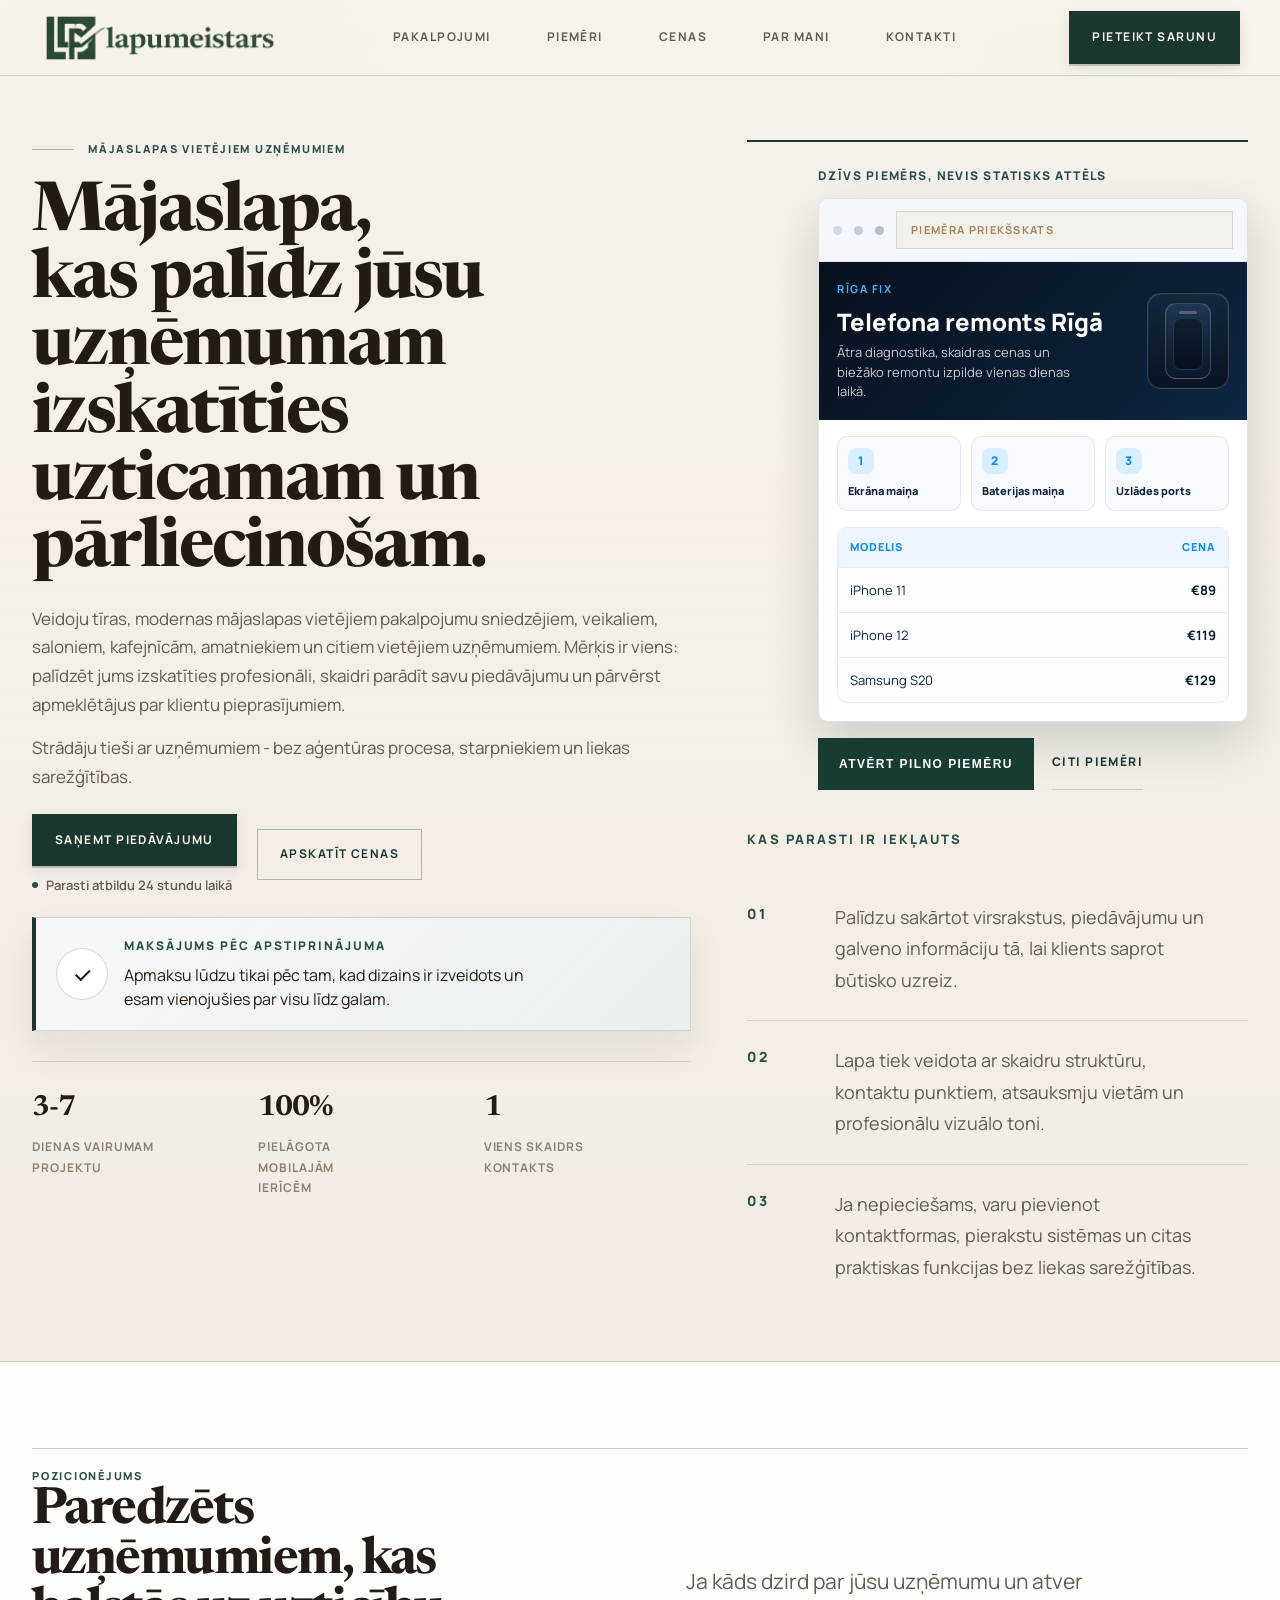
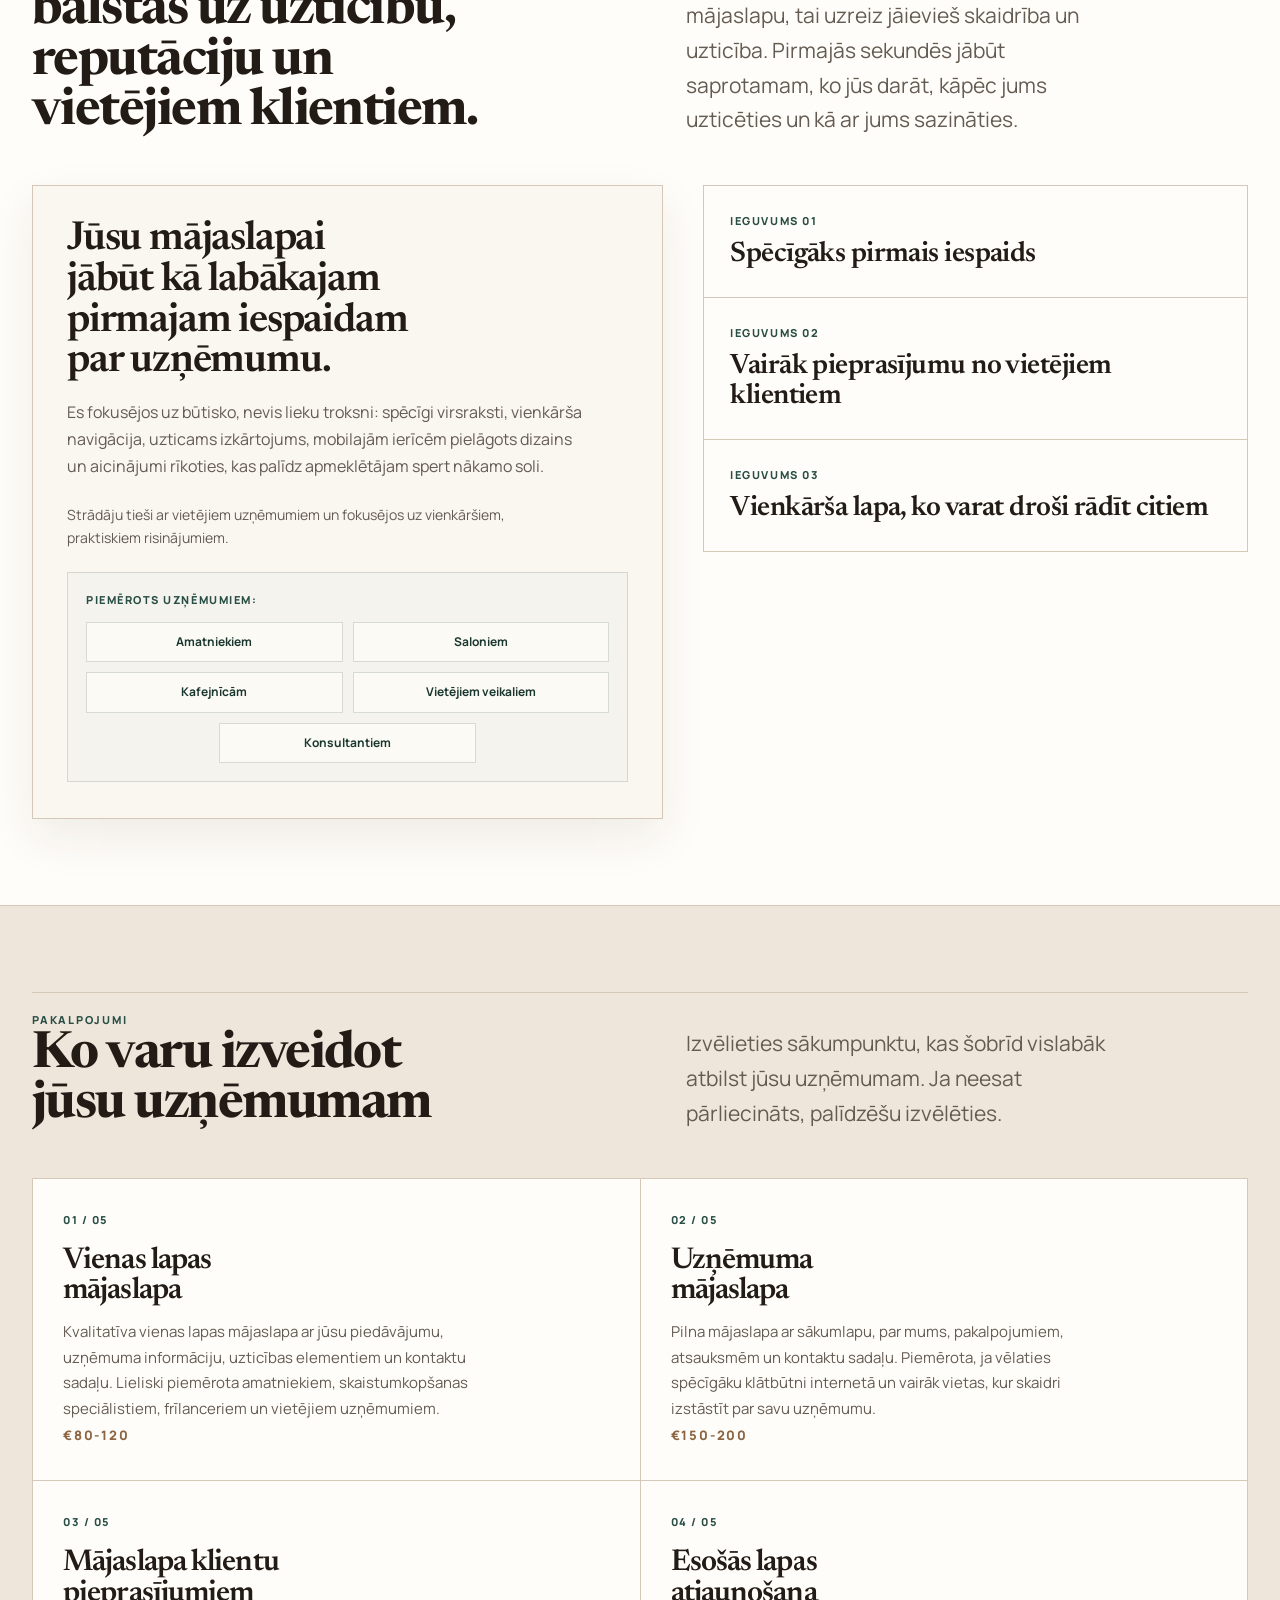
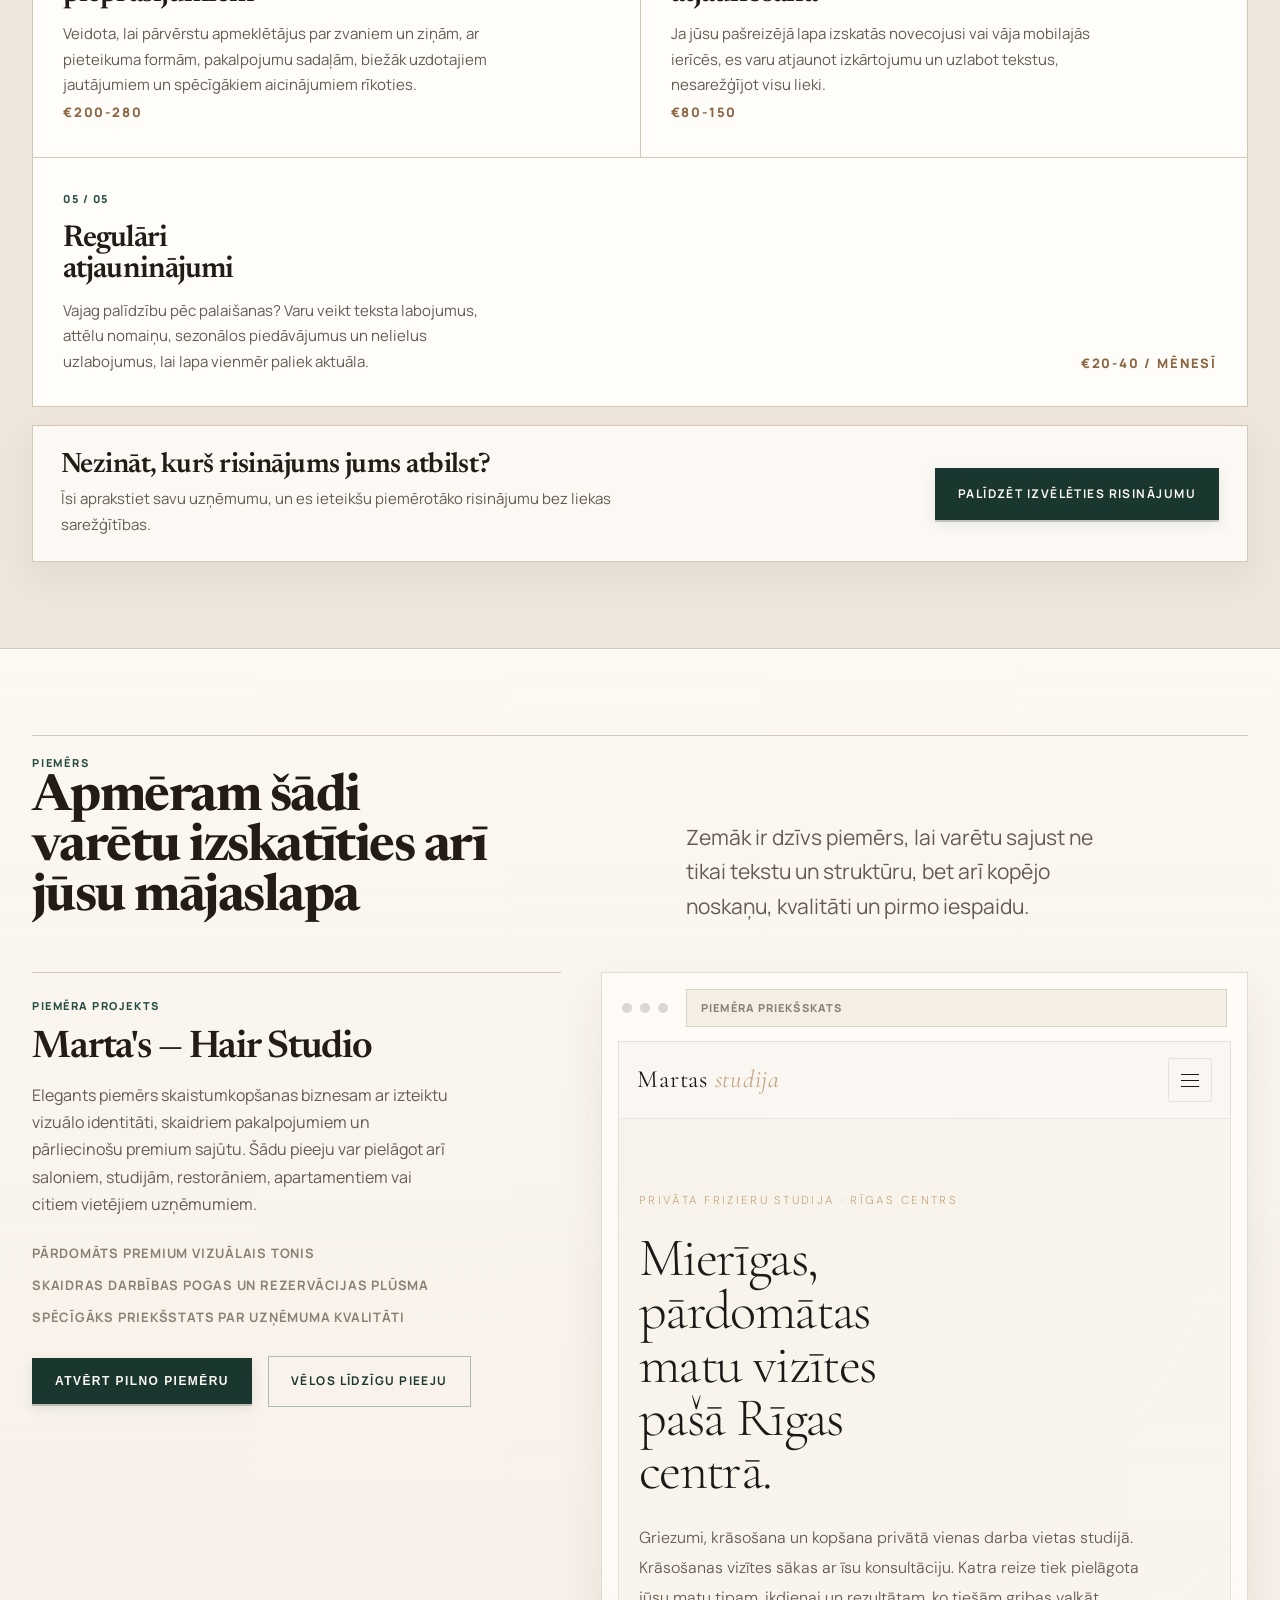
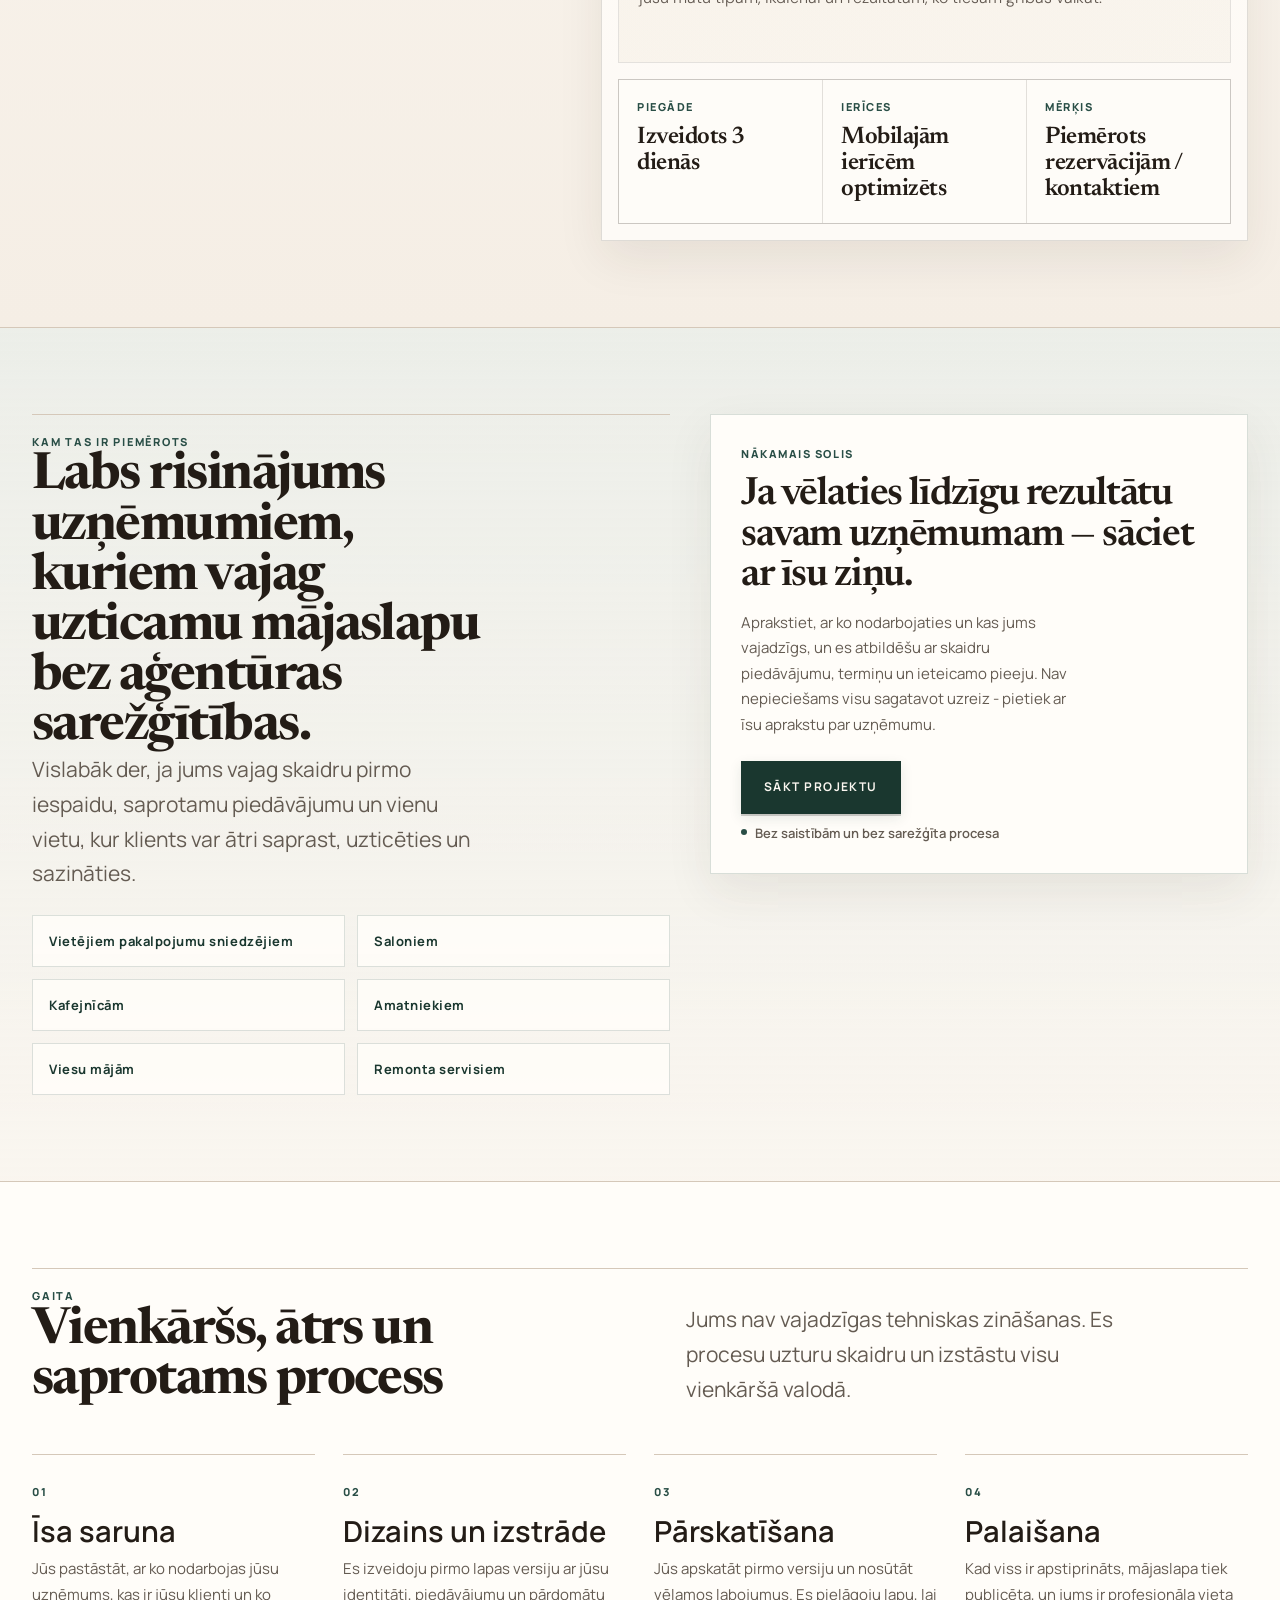
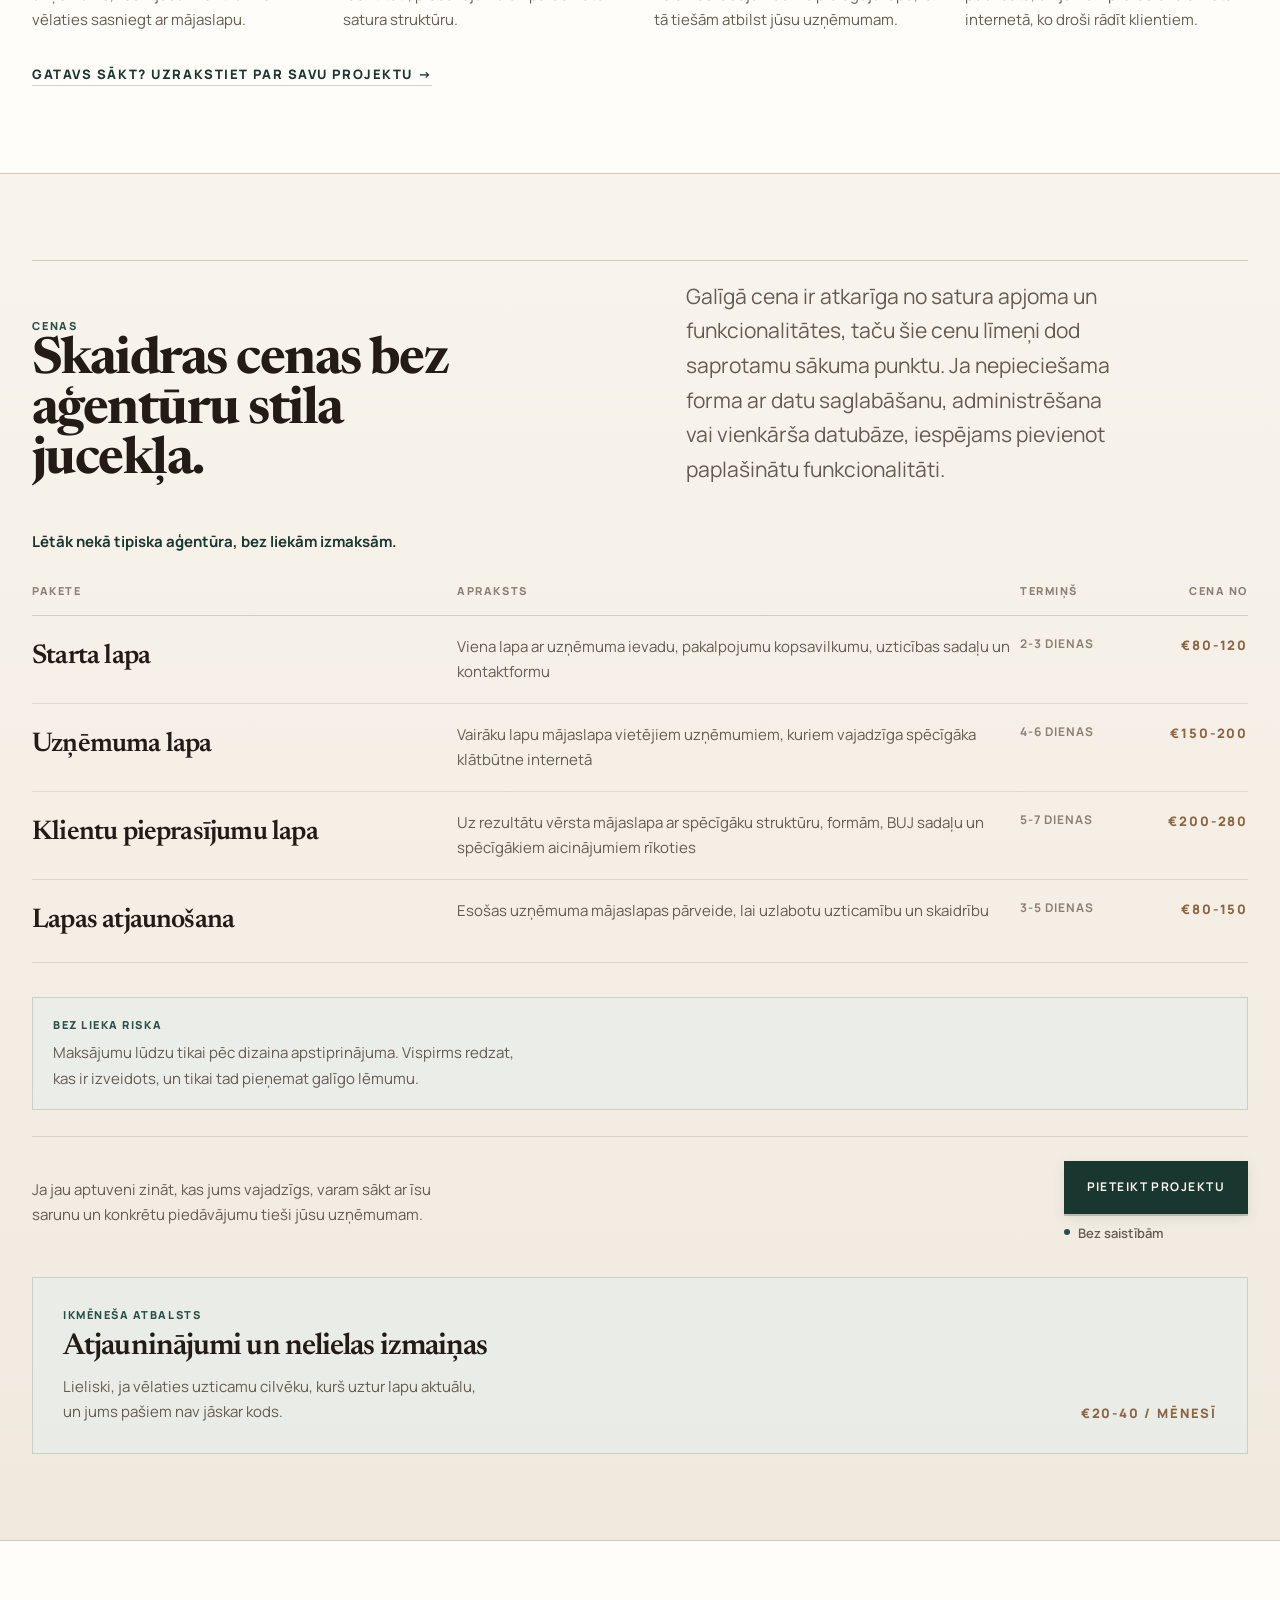
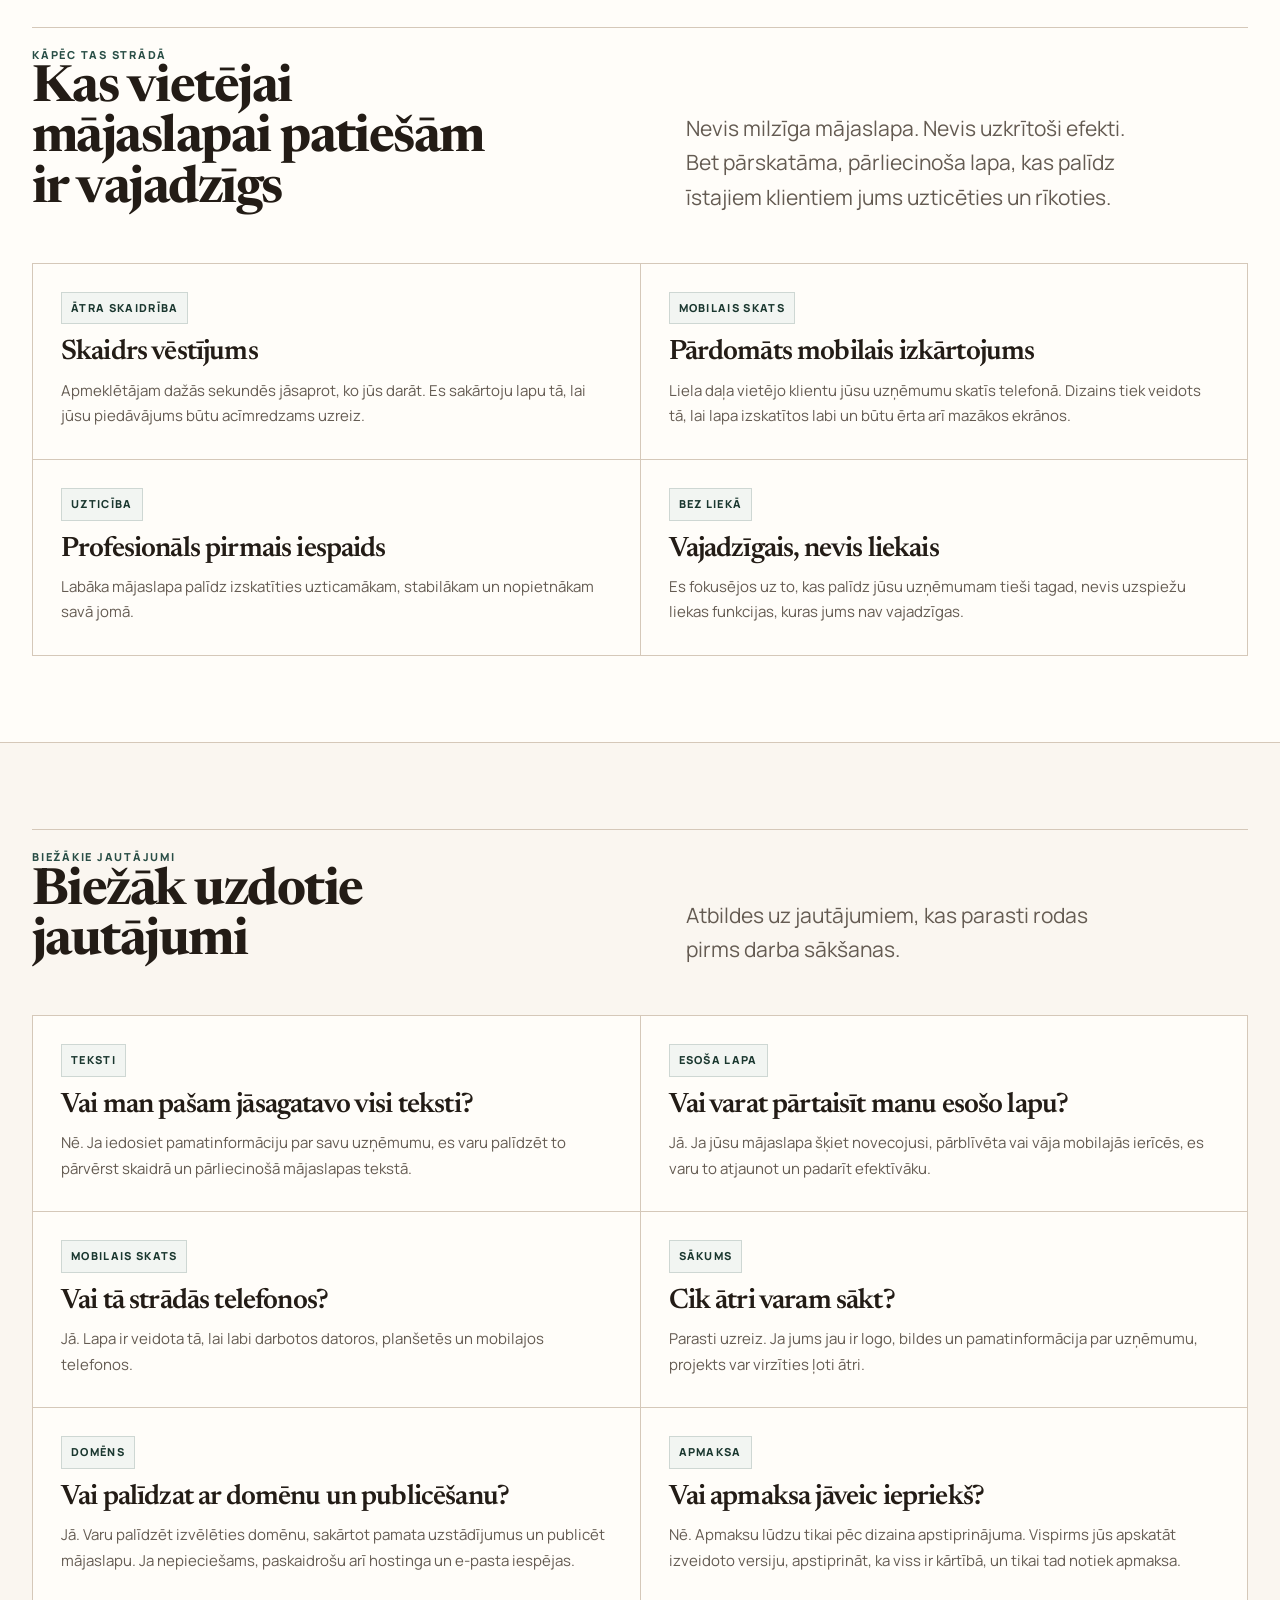
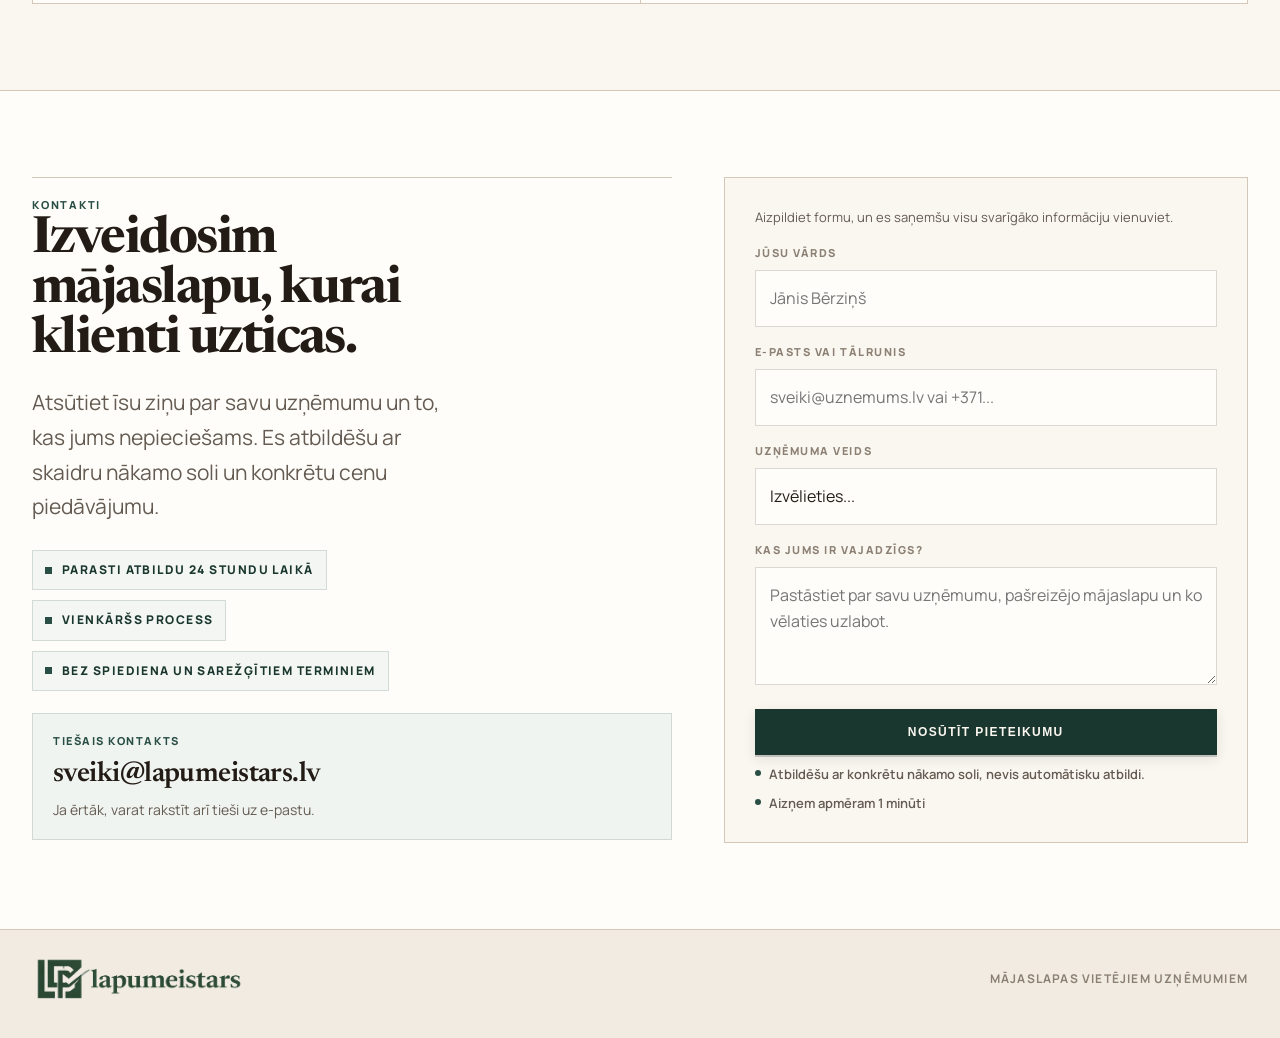
<file: index.html>
<!DOCTYPE html>
<html lang="lv">
<head>
  <meta charset="UTF-8" />
  <meta name="viewport" content="width=device-width, initial-scale=1.0" />
  <title>Lapumeistars | Mājaslapas vietējiem uzņēmumiem</title>
  <meta
    name="description"
    content="Mājaslapas vietējiem uzņēmumiem. Uzticams dizains, skaidra struktūra un saprotamas cenas, lai jūsu bizness izskatītos profesionāli un iegūtu vairāk klientu."
  />
  <meta property="og:type" content="website" />
  <meta property="og:locale" content="lv_LV" />
  <meta property="og:title" content="Lapumeistars | Mājaslapas vietējiem uzņēmumiem" />
  <meta
    property="og:description"
    content="Mājaslapas vietējiem uzņēmumiem. Uzticams dizains, skaidra struktūra un saprotamas cenas, lai jūsu bizness izskatītos profesionāli un iegūtu vairāk klientu."
  />
  <meta property="og:image" content="lapumeistars-logo.png" />
  <link rel="icon" type="image/png" sizes="256x256" href="lapumeistars-favicon.png" />
  <link rel="shortcut icon" href="lapumeistars-favicon.png" />
  <link rel="preconnect" href="https://fonts.googleapis.com" />
  <link rel="preconnect" href="https://fonts.gstatic.com" crossorigin />
  <link
    href="https://fonts.googleapis.com/css2?family=Manrope:wght@400;500;600;700;800&family=Newsreader:opsz,wght@6..72,400;6..72,600;6..72,700&display=swap"
    rel="stylesheet"
  />
  <link rel="preload" as="image" href="lapumeistars-logo.png" />
  <style>
    *, *::before, *::after { box-sizing: border-box; margin: 0; padding: 0; }

    :root {
      --paper: #f3ede4;
      --paper-soft: #faf6f0;
      --surface: #fffdf9;
      --surface-tint: #eee6db;
      --ink: #231c16;
      --muted: #645b52;
      --muted-soft: #8b8073;
      --line: #d5c8b9;
      --accent: #294e46;
      --accent-strong: #1a372f;
      --accent-soft: #e6eeeb;
      --warm: #8c6543;
      --shadow: 0 18px 44px rgba(45, 35, 22, 0.08);
      --success: #2e6a55;
    }

    html {
      scroll-behavior: smooth;
      scroll-padding-top: 96px;
    }

    body {
      background:
        linear-gradient(180deg, rgba(255, 255, 255, 0.45), rgba(255, 255, 255, 0)) 0 0 / 100% 180px no-repeat,
        linear-gradient(180deg, #f7f2ea 0%, #f1ebe2 100%);
      color: var(--ink);
      caret-color: transparent;
      font-family: "Manrope", sans-serif;
      font-size: 16px;
      line-height: 1.7;
      min-height: 100vh;
      overflow-x: hidden;
    }

    body::before {
      content: "";
      position: fixed;
      inset: 0;
      pointer-events: none;
      background:
        radial-gradient(circle at 14% 10%, rgba(41, 78, 70, 0.06), transparent 20%),
        radial-gradient(circle at 84% 12%, rgba(140, 101, 67, 0.06), transparent 16%);
      z-index: -1;
    }

    a { color: inherit; text-decoration: none; }

    nav {
      position: sticky;
      top: 0;
      z-index: 100;
      display: flex;
      align-items: center;
      justify-content: space-between;
      gap: 30px;
      height: 76px;
      padding: 0 40px;
      background: rgba(247, 242, 234, 0.9);
      backdrop-filter: blur(14px);
      border-bottom: 1px solid rgba(213, 200, 185, 0.8);
    }

    .nav-logo,
    .footer-logo {
      display: inline-flex;
      align-items: center;
      flex-shrink: 0;
    }

    .nav-logo img,
    .footer-logo img {
      display: block;
      width: auto;
      max-width: 100%;
    }

    .nav-logo img { height: 56px; }

    .nav-links {
      display: flex;
      align-items: center;
      gap: 28px;
      list-style: none;
    }

    .nav-links a {
      display: inline-flex;
      align-items: center;
      justify-content: center;
      min-height: 40px;
      padding: 10px 14px;
      border-radius: 999px;
      font-size: 12px;
      font-weight: 700;
      letter-spacing: 0.12em;
      text-transform: uppercase;
      color: var(--muted);
      transition: background 0.18s ease, color 0.18s ease, box-shadow 0.18s ease, transform 0.18s ease;
    }

    .nav-links a:hover,
    .nav-links a:focus-visible {
      color: var(--accent-strong);
      background: rgba(255, 255, 255, 0.92);
      box-shadow: 0 10px 24px rgba(35, 28, 22, 0.1);
      transform: translateY(-1px);
    }

    .nav-toggle {
      display: none;
      width: 48px;
      height: 48px;
      padding: 0;
      border: 1px solid rgba(41, 78, 70, 0.18);
      background: rgba(255, 253, 249, 0.72);
      color: var(--accent-strong);
      align-items: center;
      justify-content: center;
      cursor: pointer;
      flex-direction: column;
      gap: 5px;
      flex-shrink: 0;
    }

    .nav-toggle span {
      display: block;
      width: 18px;
      height: 2px;
      background: currentColor;
      transition: transform 0.22s ease, opacity 0.22s ease;
    }

    nav.is-open .nav-toggle span:nth-child(1) {
      transform: translateY(7px) rotate(45deg);
    }

    nav.is-open .nav-toggle span:nth-child(2) {
      opacity: 0;
    }

    nav.is-open .nav-toggle span:nth-child(3) {
      transform: translateY(-7px) rotate(-45deg);
    }

    .nav-cta,
    .btn-primary,
    .contact-button {
      display: inline-block;
      border: 1px solid var(--accent-strong);
      background: var(--accent-strong);
      color: var(--paper-soft);
      font-size: 12px;
      font-weight: 700;
      letter-spacing: 0.12em;
      text-transform: uppercase;
      padding: 15px 22px;
      transition: background 0.18s ease, color 0.18s ease, border-color 0.18s ease, transform 0.18s ease, box-shadow 0.18s ease;
      box-shadow: 0 2px 0 rgba(0,0,0,0.18), 0 4px 12px rgba(26,55,47,0.10);
    }

    .nav-cta:hover,
    .btn-primary:hover,
    .contact-button:hover {
      background: var(--accent);
      border-color: var(--accent);
      transform: translateY(-2px);
      box-shadow: 0 4px 0 rgba(0,0,0,0.16), 0 8px 20px rgba(26,55,47,0.18);
    }

    .nav-cta:active,
    .btn-primary:active,
    .contact-button:active {
      transform: translateY(1px);
      box-shadow: 0 1px 0 rgba(0,0,0,0.18), 0 2px 6px rgba(26,55,47,0.10);
    }

    .btn-secondary {
      display: inline-block;
      font-size: 12px;
      font-weight: 700;
      letter-spacing: 0.12em;
      text-transform: uppercase;
      color: var(--accent-strong);
      padding: 14px 22px;
      border: 1px solid rgba(41, 78, 70, 0.35);
      transition: border-color 0.18s ease, color 0.18s ease, transform 0.18s ease, background 0.18s ease;
    }

    .btn-secondary:hover {
      color: var(--accent-strong);
      border-color: var(--accent-strong);
      background: var(--accent-soft);
      transform: translateY(-2px);
    }

    .btn-secondary:active {
      transform: translateY(1px);
    }

    .hero-wrap {
      border-bottom: 1px solid var(--line);
      background:
        linear-gradient(180deg, rgba(255, 255, 255, 0.2), rgba(255, 255, 255, 0)),
        var(--paper);
    }

    .hero,
    .section,
    .pricing-inner,
    .contact-inner {
      width: min(1240px, calc(100% - 64px));
      margin: 0 auto;
    }

    .hero {
      display: grid;
      grid-template-columns: minmax(0, 1.08fr) minmax(320px, 0.82fr);
      gap: 56px;
      padding: 64px 0 54px;
    }

    .hero-copy {
      min-width: 0;
    }

    .eyebrow,
    .section-flag {
      font-size: 11px;
      font-weight: 800;
      letter-spacing: 0.16em;
      text-transform: uppercase;
      color: var(--accent);
    }

    .hero-copy .eyebrow {
      display: flex;
      align-items: center;
      gap: 14px;
      margin-bottom: 22px;
    }

    .hero-copy .eyebrow::before {
      content: "";
      width: 42px;
      height: 1px;
      background: rgba(41, 78, 70, 0.35);
    }

    .hero-title,
    .section-title,
    .service-title,
    .proof-lead,
    .why-title,
    .faq-title,
    .pt-name,
    .rn-title {
      font-family: "Newsreader", serif;
      letter-spacing: -0.03em;
      color: var(--ink);
    }

    .hero-title {
      font-size: clamp(44px, 5.35vw, 68px);
      font-weight: 700;
      line-height: 0.99;
      margin-bottom: 20px;
      max-width: 12ch;
      text-wrap: balance;
    }

    .hero-body,
    .section-desc,
    .service-body,
    .proof-copy,
    .rn-body,
    .pt-desc,
    .faq-body,
    .why-body,
    .step-body,
    .hero-side-item p {
      color: var(--muted);
    }

    .hero-body {
      font-size: 17px;
      max-width: 43rem;
      margin-bottom: 22px;
    }

    .hero-body.hero-body-split {
      margin-top: -8px;
      margin-bottom: 22px;
    }

    .hero-actions {
      display: flex;
      align-items: center;
      gap: 20px;
      flex-wrap: wrap;
      margin-bottom: 22px;
    }

    .action-stack {
      display: flex;
      flex-direction: column;
      align-items: flex-start;
      gap: 10px;
    }

    .cta-microcopy {
      display: inline-flex;
      align-items: flex-start;
      gap: 8px;
      max-width: 100%;
      font-size: 13px;
      line-height: 1.45;
      font-weight: 600;
      color: var(--muted);
    }

    .cta-microcopy::before {
      content: "";
      width: 6px;
      height: 6px;
      margin-top: 0.42em;
      border-radius: 50%;
      background: var(--accent);
      flex: 0 0 auto;
    }

    .hero-trust {
      display: grid;
      grid-template-columns: 52px minmax(0, 1fr);
      align-items: center;
      gap: 16px;
      width: min(100%, 42rem);
      margin-bottom: 30px;
      padding: 18px 20px;
      border: 1px solid rgba(41, 78, 70, 0.18);
      border-left: 4px solid var(--accent-strong);
      background: linear-gradient(135deg, rgba(247, 249, 248, 0.98), rgba(232, 240, 236, 0.92));
      box-shadow: 0 18px 34px rgba(35, 28, 22, 0.08);
    }

    .hero-trust-icon {
      width: 52px;
      height: 52px;
      position: relative;
      display: block;
      border-radius: 50%;
      border: 1px solid rgba(41, 78, 70, 0.2);
      background: rgba(255, 255, 255, 0.9);
      color: var(--accent);
      flex-shrink: 0;
    }

    .hero-trust-icon::before {
      content: "";
      position: absolute;
      left: 50%;
      top: 50%;
      width: 14px;
      height: 8px;
      border-left: 2.5px solid currentColor;
      border-bottom: 2.5px solid currentColor;
      transform: translate(-44%, -58%) rotate(-45deg);
      transform-origin: center;
      box-sizing: border-box;
    }

    .hero-trust-copy {
      display: grid;
      gap: 6px;
    }

    .hero-trust strong {
      display: block;
      font-size: 12px;
      font-weight: 800;
      letter-spacing: 0.16em;
      text-transform: uppercase;
      color: var(--accent);
    }

    .hero-trust span {
      display: block;
      font-size: 16px;
      line-height: 1.55;
      color: var(--ink);
      max-width: 42ch;
    }

    .hero-meta {
      display: grid;
      grid-template-columns: repeat(3, minmax(0, 1fr));
      gap: 18px;
      padding-top: 22px;
      border-top: 1px solid rgba(35, 28, 22, 0.14);
    }

    .hero-meta strong {
      display: block;
      font-family: "Newsreader", serif;
      font-size: 29px;
      font-weight: 700;
      letter-spacing: -0.03em;
      margin-bottom: 4px;
    }

    .hero-meta span {
      display: block;
      font-size: 12px;
      font-weight: 700;
      letter-spacing: 0.08em;
      text-transform: uppercase;
      color: var(--muted-soft);
      max-width: 16ch;
    }

    .hero-side {
      padding-top: 24px;
      border-top: 2px solid var(--accent-strong);
      align-self: start;
    }

    .hero-side-title {
      font-size: 13px;
      font-weight: 800;
      letter-spacing: 0.16em;
      text-transform: uppercase;
      color: var(--accent);
      margin-bottom: 28px;
    }

    .hero-side-list {
      display: grid;
    }

    .hero-side-item {
      display: grid;
      grid-template-columns: 64px minmax(0, 1fr);
      gap: 24px;
      padding: 24px 0;
      border-bottom: 1px solid rgba(35, 28, 22, 0.12);
    }

    .hero-side-item:last-child { border-bottom: none; }

    .hero-side-item strong {
      display: block;
      font-size: 14px;
      font-weight: 800;
      letter-spacing: 0.16em;
      text-transform: uppercase;
      color: var(--accent);
    }

    .hero-side-item p {
      font-size: 18px;
      line-height: 1.75;
      max-width: 34ch;
    }

    .hero-preview-card,
    .hero-preview-actions {
      width: 100%;
      max-width: 430px;
      margin-left: auto;
    }

    .hero-preview-card {
      margin-top: 0;
    }

    .hero-preview-note {
      width: 100%;
      max-width: 430px;
      margin: 0 0 12px auto;
      color: var(--accent);
      font-size: 12px;
      font-weight: 800;
      letter-spacing: 0.12em;
      text-transform: uppercase;
    }

    .hero-preview-services {
      display: grid;
      grid-template-columns: repeat(3, minmax(0, 1fr));
      gap: 10px;
    }

    .hero-preview-actions {
      margin-top: 16px;
      margin-bottom: 38px;
      display: flex;
      flex-wrap: wrap;
      align-items: center;
      gap: 12px 18px;
    }

    .hero-preview-actions > * {
      flex: 0 0 auto;
    }

    .section,
    .pricing-inner,
    .contact-inner {
      padding: 86px 0;
    }

    .section-header {
      display: grid;
      grid-template-columns: minmax(0, 0.98fr) minmax(380px, 0.94fr);
      gap: 68px;
      align-items: end;
      margin-bottom: 48px;
      padding-top: 18px;
      border-top: 1px solid var(--line);
    }

    .section-title {
      font-size: clamp(34px, 4vw, 52px);
      font-weight: 700;
      line-height: 0.98;
      max-width: 14ch;
    }

    .section-desc {
      font-size: 21px;
      font-weight: 400;
      line-height: 1.65;
      max-width: 34ch;
    }

    .section-copy {
      align-self: center;
      padding-top: 14px;
    }

    .proof-section {
      background: var(--surface);
      border-bottom: 1px solid var(--line);
    }

    .proof-layout {
      display: grid;
      grid-template-columns: minmax(0, 1.02fr) minmax(320px, 0.88fr);
      gap: 40px;
      align-items: start;
    }

    .proof-panel {
      padding: 34px 34px 36px;
      border: 1px solid var(--line);
      background: var(--paper-soft);
      box-shadow: var(--shadow);
    }

    .proof-lead {
      font-size: 40px;
      font-weight: 600;
      line-height: 1.02;
      max-width: 14ch;
      margin-bottom: 16px;
    }

    .proof-copy {
      font-size: 16px;
      max-width: 52ch;
      margin-bottom: 22px;
    }

    .proof-note {
      font-size: 14px;
      color: var(--muted);
      max-width: 50ch;
    }

    .fit-mini {
      margin-top: 22px;
      padding: 18px;
      border: 1px solid rgba(41, 78, 70, 0.16);
      background: rgba(230, 238, 235, 0.34);
    }

    .fit-mini-title {
      margin-bottom: 12px;
      font-size: 11px;
      font-weight: 800;
      letter-spacing: 0.14em;
      text-transform: uppercase;
      color: var(--accent);
    }

    .fit-mini-list {
      display: grid;
      grid-template-columns: repeat(2, minmax(0, 1fr));
      gap: 10px;
    }

    .fit-mini-list span {
      display: flex;
      align-items: center;
      justify-content: center;
      padding: 9px 12px;
      border: 1px solid rgba(41, 78, 70, 0.18);
      background: rgba(255, 253, 249, 0.74);
      color: var(--accent-strong);
      font-size: 12px;
      font-weight: 700;
      text-align: center;
    }

    .fit-mini-list span:last-child {
      grid-column: 1 / -1;
      justify-self: center;
      width: min(100%, calc(50% - 5px));
    }

    .outcome-list {
      display: grid;
      gap: 1px;
      border: 1px solid var(--line);
      background: var(--line);
    }

    .outcome-item {
      padding: 26px 26px 28px;
      background: var(--surface);
    }

    .outcome-label {
      display: block;
      font-size: 11px;
      font-weight: 800;
      letter-spacing: 0.14em;
      text-transform: uppercase;
      color: var(--accent);
      margin-bottom: 8px;
    }

    .outcome-text {
      font-family: "Newsreader", serif;
      font-size: 28px;
      font-weight: 600;
      letter-spacing: -0.02em;
      line-height: 1.08;
    }

    .services-section {
      background: var(--surface-tint);
      border-bottom: 1px solid var(--line);
    }

    .services-grid {
      display: grid;
      grid-template-columns: repeat(2, minmax(0, 1fr));
      gap: 1px;
      background: var(--line);
      border: 1px solid var(--line);
    }

    .service-card {
      padding: 32px 30px;
      background: var(--surface);
      transition: transform 0.22s ease, box-shadow 0.22s ease;
    }

    .service-card:hover {
      transform: translateY(-2px);
      box-shadow: 0 12px 26px rgba(45, 35, 22, 0.06);
    }

    .service-card-wide {
      grid-column: 1 / -1;
      display: grid;
      grid-template-columns: minmax(0, 1fr) auto;
      gap: 24px;
      align-items: end;
    }

    .service-num {
      display: block;
      font-size: 11px;
      font-weight: 800;
      letter-spacing: 0.14em;
      text-transform: uppercase;
      color: var(--accent);
      margin-bottom: 16px;
    }

    .service-title {
      font-size: 30px;
      font-weight: 600;
      line-height: 1.02;
      margin-bottom: 12px;
      max-width: 14ch;
    }

    .service-body {
      font-size: 15px;
      max-width: 48ch;
    }

    .service-price,
    .pt-price,
    .rn-price {
      font-size: 13px;
      font-weight: 800;
      letter-spacing: 0.14em;
      text-transform: uppercase;
      color: var(--warm);
    }

    .services-guidance {
      display: grid;
      grid-template-columns: minmax(0, 1fr) auto;
      gap: 24px;
      align-items: center;
      margin-top: 18px;
      padding: 24px 28px;
      border: 1px solid var(--line);
      background: rgba(255, 253, 249, 0.82);
      box-shadow: 0 14px 34px rgba(45, 35, 22, 0.06);
    }

    .services-guidance-title {
      display: block;
      margin-bottom: 6px;
      font-family: "Newsreader", serif;
      font-size: 28px;
      font-weight: 600;
      line-height: 1.08;
      letter-spacing: -0.02em;
      color: var(--ink);
    }

    .services-guidance p {
      max-width: 62ch;
      color: var(--muted);
      font-size: 15px;
    }

    .examples-section {
      background: linear-gradient(180deg, #fcf8f2 0%, #f5eee5 100%);
      border-bottom: 1px solid var(--line);
    }

    .example-layout {
      display: grid;
      grid-template-columns: minmax(320px, 0.9fr) minmax(0, 1.1fr);
      gap: 40px;
      align-items: start;
    }

    .example-copy {
      padding-top: 18px;
      border-top: 1px solid var(--line);
    }

    .example-label {
      display: inline-block;
      margin-bottom: 14px;
      font-size: 11px;
      font-weight: 800;
      letter-spacing: 0.14em;
      text-transform: uppercase;
      color: var(--accent);
    }

    .example-name {
      font-family: "Newsreader", serif;
      font-size: 38px;
      font-weight: 600;
      line-height: 1.02;
      letter-spacing: -0.03em;
      margin-bottom: 14px;
    }

    .example-desc {
      font-size: 16px;
      color: var(--muted);
      max-width: 42ch;
      margin-bottom: 24px;
    }

    .example-list {
      display: grid;
      gap: 10px;
      list-style: none;
      margin-bottom: 28px;
    }

    .example-list li {
      font-size: 13px;
      font-weight: 700;
      letter-spacing: 0.06em;
      text-transform: uppercase;
      color: var(--muted-soft);
    }

    .example-actions {
      display: flex;
      align-items: center;
      gap: 16px;
      flex-wrap: wrap;
    }

    .example-mobile-note {
      display: none;
      margin-top: 14px;
      font-size: 12px;
      line-height: 1.55;
      color: var(--muted-soft);
      max-width: 42ch;
    }

    .example-browser {
      padding: 16px;
      border: 1px solid rgba(35, 28, 22, 0.14);
      background: rgba(255, 253, 249, 0.84);
      box-shadow: var(--shadow);
    }

    .example-browser-bar {
      display: flex;
      align-items: center;
      justify-content: space-between;
      gap: 18px;
      padding: 0 4px 14px;
    }

    .example-browser-dots {
      display: flex;
      gap: 8px;
    }

    .example-browser-dots span {
      width: 10px;
      height: 10px;
      border-radius: 999px;
      background: rgba(35, 28, 22, 0.16);
    }

    .example-browser-url {
      flex: 1;
      min-width: 0;
      padding: 9px 14px;
      border: 1px solid rgba(35, 28, 22, 0.12);
      background: rgba(243, 237, 228, 0.9);
      font-size: 11px;
      font-weight: 800;
      letter-spacing: 0.1em;
      text-transform: uppercase;
      color: var(--muted-soft);
      white-space: nowrap;
      overflow: hidden;
      text-overflow: ellipsis;
    }

    .example-browser-screen {
      min-height: 620px;
      border: 1px solid rgba(35, 28, 22, 0.12);
      background: var(--surface);
      overflow: hidden;
    }

    .example-browser-screen iframe {
      width: 100%;
      height: 620px;
      border: 0;
      display: block;
      background: var(--surface);
    }

    .example-deliverables {
      display: grid;
      grid-template-columns: repeat(3, minmax(0, 1fr));
      gap: 1px;
      margin-top: 16px;
      border: 1px solid rgba(35, 28, 22, 0.12);
      background: rgba(35, 28, 22, 0.12);
    }

    .example-deliverable {
      padding: 18px 18px 20px;
      background: rgba(255, 253, 249, 0.96);
    }

    .example-deliverable span {
      display: block;
      font-size: 11px;
      font-weight: 800;
      letter-spacing: 0.14em;
      text-transform: uppercase;
      color: var(--accent);
      margin-bottom: 8px;
    }

    .example-deliverable strong {
      display: block;
      font-family: "Newsreader", serif;
      font-size: 24px;
      font-weight: 600;
      line-height: 1.08;
      letter-spacing: -0.02em;
      color: var(--ink);
    }

    body.modal-open {
      overflow: hidden;
    }

    .example-modal[hidden] {
      display: none;
    }

    .example-modal {
      position: fixed;
      inset: 0;
      z-index: 280;
      display: flex;
      align-items: center;
      justify-content: center;
      padding: 24px;
      background: rgba(18, 14, 10, 0.56);
      backdrop-filter: blur(10px);
      opacity: 0;
      pointer-events: none;
      transition: opacity 0.22s ease;
    }

    .example-modal.is-open {
      opacity: 1;
      pointer-events: auto;
    }

    .example-modal-panel {
      width: min(1480px, 100%);
      max-height: calc(100vh - 48px);
      display: grid;
      grid-template-rows: auto auto minmax(0, 1fr);
      gap: 16px;
      padding: 18px;
      border: 1px solid rgba(35, 28, 22, 0.14);
      background: rgba(255, 253, 249, 0.98);
      box-shadow: 0 32px 90px rgba(20, 15, 11, 0.24);
    }

    .example-modal-toolbar {
      display: flex;
      align-items: center;
      gap: 14px;
    }

    .example-modal-head {
      display: flex;
      align-items: end;
      justify-content: space-between;
      gap: 24px;
      padding: 0 2px;
    }

    .example-modal-head .example-label,
    .example-modal-head .example-name {
      margin-bottom: 0;
    }

    .example-modal-head-copy {
      display: grid;
      gap: 8px;
    }

    .example-modal-note {
      max-width: 42ch;
      font-size: 13px;
      line-height: 1.7;
      color: var(--muted);
    }

    .example-modal-close {
      display: inline-flex;
      align-items: center;
      justify-content: center;
      min-height: 46px;
      padding: 0 18px;
      border: 1px solid rgba(35, 28, 22, 0.14);
      background: rgba(255, 253, 249, 0.96);
      color: var(--accent-strong);
      font-size: 11px;
      font-weight: 800;
      letter-spacing: 0.14em;
      text-transform: uppercase;
      cursor: pointer;
      transition: border-color 0.2s ease, transform 0.2s ease, color 0.2s ease;
    }

    .example-modal-close:hover {
      border-color: rgba(41, 78, 70, 0.3);
      color: var(--accent);
      transform: translateY(-1px);
    }

    .example-modal-screen {
      min-height: 0;
      border: 1px solid rgba(35, 28, 22, 0.12);
      background: var(--surface);
      overflow: hidden;
    }

    .example-modal-screen iframe {
      width: 100%;
      height: calc(100vh - 220px);
      min-height: 660px;
      border: 0;
      display: block;
      background: var(--surface);
    }

    .mid-cta-section {
      background: linear-gradient(180deg, rgba(230, 238, 235, 0.56) 0%, rgba(250, 246, 240, 0.92) 100%);
      border-bottom: 1px solid var(--line);
    }

    .mid-cta-grid {
      display: grid;
      grid-template-columns: minmax(0, 1.02fr) minmax(320px, 0.86fr);
      gap: 40px;
      align-items: start;
    }

    .mid-cta-copy {
      padding-top: 18px;
      border-top: 1px solid var(--line);
    }

    .fit-list {
      display: grid;
      grid-template-columns: repeat(auto-fit, minmax(220px, 1fr));
      gap: 12px;
      list-style: none;
      margin-top: 24px;
    }

    .fit-item {
      padding: 14px 16px;
      border: 1px solid rgba(41, 78, 70, 0.16);
      background: rgba(255, 253, 249, 0.88);
      font-size: 13px;
      font-weight: 700;
      letter-spacing: 0.04em;
      color: var(--accent-strong);
    }

    .mid-cta-panel {
      padding: 30px;
      border: 1px solid rgba(41, 78, 70, 0.18);
      background: var(--surface);
      box-shadow: var(--shadow);
    }

    .mid-cta-kicker {
      margin-bottom: 12px;
      font-size: 11px;
      font-weight: 800;
      letter-spacing: 0.14em;
      text-transform: uppercase;
      color: var(--accent);
    }

    .mid-cta-title {
      font-family: "Newsreader", serif;
      font-size: 39px;
      font-weight: 600;
      line-height: 1.03;
      letter-spacing: -0.03em;
      margin-bottom: 14px;
    }

    .mid-cta-body {
      font-size: 15px;
      color: var(--muted);
      max-width: 38ch;
      margin-bottom: 24px;
    }

    .process-section {
      background: var(--surface);
      border-bottom: 1px solid var(--line);
    }

    .steps-grid {
      display: grid;
      grid-template-columns: repeat(4, minmax(0, 1fr));
      gap: 28px;
    }

    .step {
      padding-top: 22px;
      border-top: 1px solid var(--line);
    }

    .step-num {
      display: inline-block;
      margin-bottom: 14px;
      font-size: 11px;
      font-weight: 800;
      letter-spacing: 0.14em;
      text-transform: uppercase;
      color: var(--accent);
    }

    .step-title {
      font-size: 29px;
      font-weight: 600;
      line-height: 1.04;
      margin-bottom: 10px;
    }

    .step-body {
      font-size: 15px;
    }

    .steps-cta {
      display: inline-flex;
      margin-top: 30px;
      font-size: 13px;
      font-weight: 800;
      letter-spacing: 0.12em;
      text-transform: uppercase;
      color: var(--accent-strong);
      border-bottom: 1px solid rgba(41, 78, 70, 0.24);
      transition: color 0.2s ease, border-color 0.2s ease, transform 0.2s ease;
    }

    .steps-cta:hover {
      color: var(--accent);
      border-color: currentColor;
      transform: translateX(3px);
    }

    .pricing-section {
      background: linear-gradient(180deg, #f8f4ed, #f1e9de);
      border-bottom: 1px solid var(--line);
    }

    .pricing-table {
      width: 100%;
      border-collapse: collapse;
      margin-bottom: 34px;
    }

    .pricing-table thead tr {
      border-bottom: 1px solid rgba(35, 28, 22, 0.18);
    }

    .pricing-table th {
      padding: 0 0 14px;
      text-align: left;
      font-size: 11px;
      font-weight: 800;
      letter-spacing: 0.14em;
      text-transform: uppercase;
      color: var(--muted-soft);
    }

    .pricing-table th:last-child,
    .pt-price { text-align: right; }

    .pricing-table td {
      padding: 18px 0;
      vertical-align: top;
      border-bottom: 1px solid rgba(35, 28, 22, 0.1);
    }

    .pt-name {
      font-size: 27px;
      font-weight: 600;
      padding-right: 24px;
    }

    .pt-desc {
      font-size: 15px;
      padding-right: 24px;
      max-width: 42ch;
    }

    .pt-time {
      font-size: 12px;
      font-weight: 700;
      letter-spacing: 0.08em;
      text-transform: uppercase;
      color: var(--muted-soft);
      padding-right: 24px;
      white-space: nowrap;
    }

    .pt-price {
      white-space: nowrap;
    }

    .retainer-note {
      display: flex;
      align-items: end;
      justify-content: space-between;
      gap: 28px;
      padding: 28px 30px;
      border: 1px solid rgba(41, 78, 70, 0.18);
      background: rgba(230, 238, 235, 0.68);
    }

    .rn-label {
      font-size: 11px;
      font-weight: 800;
      letter-spacing: 0.14em;
      text-transform: uppercase;
      color: var(--accent);
      margin-bottom: 8px;
    }

    .rn-title {
      font-size: 30px;
      font-weight: 600;
      line-height: 1.04;
      margin-bottom: 10px;
    }

    .rn-body {
      font-size: 15px;
      max-width: 46ch;
    }

    .pricing-actions {
      display: flex;
      align-items: center;
      justify-content: space-between;
      gap: 26px;
      margin-bottom: 34px;
      padding-top: 24px;
      border-top: 1px solid rgba(35, 28, 22, 0.12);
    }

    .pricing-actions p {
      font-size: 15px;
      color: var(--muted);
      max-width: 46ch;
    }

    .pricing-trust {
      display: flex;
      align-items: flex-start;
      gap: 16px;
      margin-bottom: 26px;
      padding: 18px 20px;
      border: 1px solid rgba(41, 78, 70, 0.18);
      background: rgba(230, 238, 235, 0.68);
    }

    .pricing-trust strong {
      display: block;
      font-size: 11px;
      font-weight: 800;
      letter-spacing: 0.14em;
      text-transform: uppercase;
      color: var(--accent);
      margin-bottom: 6px;
    }

    .pricing-trust p {
      font-size: 15px;
      color: var(--muted);
      max-width: 54ch;
    }

    .pricing-positioning {
      margin: -6px 0 28px;
      font-size: 15px;
      font-weight: 700;
      color: var(--accent-strong);
    }

    .trust-section {
      background: var(--surface);
      border-bottom: 1px solid var(--line);
    }

    .why-grid,
    .faq-grid {
      display: grid;
      grid-template-columns: repeat(2, minmax(0, 1fr));
      gap: 1px;
      background: var(--line);
      border: 1px solid var(--line);
    }

    .why-card,
    .faq-item {
      padding: 28px 28px 30px;
      background: var(--surface);
    }

    .why-highlight,
    .faq-highlight {
      display: inline-flex;
      margin-bottom: 14px;
      padding: 6px 9px;
      border: 1px solid rgba(41, 78, 70, 0.18);
      background: rgba(230, 238, 235, 0.5);
      color: var(--accent-strong);
      font-size: 11px;
      font-weight: 800;
      letter-spacing: 0.12em;
      text-transform: uppercase;
    }

    .why-title,
    .faq-title {
      font-size: 28px;
      font-weight: 600;
      line-height: 1.05;
      margin-bottom: 10px;
    }

    .why-body,
    .faq-body {
      font-size: 15px;
    }

    .faq-section {
      background: var(--paper-soft);
      border-bottom: 1px solid var(--line);
    }

    .contact-section {
      background: var(--surface);
      border-bottom: 1px solid var(--line);
    }

    .contact-inner {
      display: grid;
      grid-template-columns: minmax(0, 1fr) minmax(340px, 0.82fr);
      gap: 52px;
      align-items: start;
    }

    .contact-copy {
      padding-top: 18px;
      border-top: 1px solid var(--line);
    }

    .contact-copy .section-title {
      margin-bottom: 20px;
    }

    .contact-copy .section-desc {
      margin-bottom: 26px;
    }

    .contact-meta {
      display: grid;
      gap: 10px;
      font-size: 12px;
      font-weight: 800;
      letter-spacing: 0.12em;
      text-transform: uppercase;
      color: var(--muted-soft);
    }

    .contact-meta span {
      display: inline-flex;
      align-items: center;
      gap: 10px;
      width: fit-content;
      padding: 9px 12px;
      border: 1px solid rgba(41, 78, 70, 0.16);
      background: rgba(230, 238, 235, 0.45);
      color: var(--accent-strong);
    }

    .contact-meta span::before {
      content: "";
      width: 7px;
      height: 7px;
      flex: 0 0 7px;
      background: var(--accent);
    }

    .contact-direct {
      margin-top: 22px;
      padding: 18px 20px;
      border: 1px solid rgba(41, 78, 70, 0.16);
      background: rgba(230, 238, 235, 0.6);
    }

    .contact-direct-label {
      margin-bottom: 8px;
      font-size: 11px;
      font-weight: 800;
      letter-spacing: 0.14em;
      text-transform: uppercase;
      color: var(--accent);
    }

    .contact-direct-link {
      display: inline-flex;
      align-items: center;
      font-family: "Newsreader", serif;
      font-size: 28px;
      font-weight: 600;
      letter-spacing: -0.02em;
      line-height: 1.1;
    }

    .contact-direct-link:hover { color: var(--accent); }

    .contact-direct-copy {
      margin-top: 8px;
      font-size: 14px;
      color: var(--muted);
    }

    .contact-form {
      position: relative;
      display: flex;
      flex-direction: column;
      gap: 16px;
      padding: 30px;
      border: 1px solid var(--line);
      background: var(--paper-soft);
    }

    .form-helper {
      margin-top: -2px;
      font-size: 13px;
      color: var(--muted);
    }

    .form-microcopy {
      margin-top: -6px;
    }

    .form-field label {
      display: block;
      margin-bottom: 7px;
      font-size: 11px;
      font-weight: 800;
      letter-spacing: 0.14em;
      text-transform: uppercase;
      color: var(--muted-soft);
    }

    .form-field input,
    .form-field textarea,
    .form-field select {
      width: 100%;
      background: var(--surface);
      border: 1px solid rgba(35, 28, 22, 0.16);
      caret-color: var(--ink);
      color: var(--ink);
      font: inherit;
      padding: 14px 14px;
      outline: none;
      transition: border-color 0.2s ease, box-shadow 0.2s ease;
      appearance: none;
    }

    .form-field input:focus,
    .form-field textarea:focus,
    .form-field select:focus {
      border-color: var(--accent);
      box-shadow: 0 0 0 4px rgba(41, 78, 70, 0.08);
    }

    .form-field textarea {
      min-height: 118px;
      resize: vertical;
      line-height: 1.65;
    }

    .form-field-trap {
      position: absolute;
      left: -9999px;
      width: 1px;
      height: 1px;
      overflow: hidden;
      opacity: 0;
      pointer-events: none;
    }

    .contact-button[disabled] {
      opacity: 0.72;
      cursor: wait;
    }

    .form-msg {
      display: none;
      padding: 12px 14px;
      border-left: 2px solid var(--accent);
      background: var(--surface);
      font-size: 13px;
      color: var(--accent);
    }

    .form-msg.show { display: block; }

    .form-msg.is-error {
      color: var(--warm);
      border-color: var(--warm);
    }

    .form-msg.is-success {
      color: var(--success);
      border-color: var(--success);
    }

    footer {
      display: flex;
      align-items: center;
      justify-content: space-between;
      gap: 18px;
      width: min(1240px, calc(100% - 64px));
      margin: 0 auto;
      padding: 24px 0 34px;
      font-size: 12px;
      font-weight: 700;
      letter-spacing: 0.1em;
      text-transform: uppercase;
      color: var(--muted-soft);
    }

    .footer-logo img { height: 50px; }

    .reveal {
      opacity: 0;
      transform: translateY(20px);
      transition: opacity 0.72s ease, transform 0.72s ease;
    }

    .reveal.visible {
      opacity: 1;
      transform: translateY(0);
    }

    .delay-1 { transition-delay: 0.08s; }
    .delay-2 { transition-delay: 0.16s; }

    @media (max-width: 720px) {
      .reveal {
        transform: translateY(12px);
        transition-duration: 0.42s;
      }

      .delay-1,
      .delay-2 {
        transition-delay: 0s;
      }
    }

    @media (prefers-reduced-motion: reduce) {
      html { scroll-behavior: auto; }
      .reveal,
      .delay-1,
      .delay-2 {
        opacity: 1;
        transform: none;
        transition: none;
      }
    }

    @media (max-width: 1080px) {
      nav {
        padding: 0 24px;
      }

      .nav-logo img { height: 50px; }

      .footer-logo img { height: 46px; }

      .hero,
      .section,
      .pricing-inner,
      .contact-inner,
      footer {
        width: min(1240px, calc(100% - 40px));
      }

      .hero,
      .section-header,
      .proof-layout,
      .example-layout,
      .mid-cta-grid,
      .contact-inner {
        grid-template-columns: 1fr;
        gap: 32px;
      }

      .hero {
        padding: 60px 0 52px;
      }

      .hero-title {
        max-width: 12ch;
      }

      .hero-side {
        max-width: 720px;
      }

      .section,
      .pricing-inner,
      .contact-inner {
        padding: 68px 0;
      }

      .pricing-actions {
        flex-direction: column;
        align-items: flex-start;
      }

      .pricing-trust {
        flex-direction: column;
        gap: 10px;
      }

      .section-header {
        margin-bottom: 36px;
      }

      .services-grid,
      .why-grid,
      .faq-grid {
        grid-template-columns: 1fr;
      }

      .service-card-wide {
        grid-template-columns: 1fr;
      }

      .services-guidance {
        grid-template-columns: 1fr;
        align-items: stretch;
      }

      .example-browser-screen,
      .example-browser-screen iframe {
        min-height: 560px;
        height: 560px;
      }

      .example-modal {
        padding: 18px;
      }

      .example-modal-screen iframe {
        min-height: 560px;
        height: calc(100vh - 210px);
      }

      .example-deliverables {
        grid-template-columns: 1fr;
      }

      .fit-list {
        grid-template-columns: 1fr;
      }

      .steps-grid {
        grid-template-columns: repeat(2, minmax(0, 1fr));
      }

      .retainer-note {
        flex-direction: column;
        align-items: flex-start;
      }
    }

    @media (max-width: 720px) {
      nav {
        display: grid;
        grid-template-columns: minmax(0, 1fr) auto;
        gap: 14px 16px;
        height: auto;
        padding: 16px 20px 18px;
        align-items: center;
      }

      .nav-logo img { height: 44px; }

      .footer-logo img { height: 42px; }

      .nav-toggle {
        display: inline-flex;
        justify-self: end;
      }

      .nav-links {
        grid-column: 1 / -1;
        width: 100%;
        display: none;
        grid-template-columns: repeat(2, minmax(0, 1fr));
        gap: 10px 12px;
      }

      .nav-links li {
        min-width: 0;
      }

      .nav-links a {
        display: flex;
        align-items: center;
        min-height: 48px;
        padding: 12px 14px;
        border: 1px solid rgba(41, 78, 70, 0.14);
        background: rgba(255, 253, 249, 0.76);
      }

      .nav-cta {
        grid-column: 1 / -1;
        display: none;
        justify-self: stretch;
        justify-content: center;
        width: 100%;
        padding: 14px 16px;
        text-align: center;
      }

      nav.is-open {
        box-shadow: 0 18px 34px rgba(35, 28, 22, 0.1);
      }

      nav.is-open .nav-links {
        display: grid;
      }

      nav.is-open .nav-cta {
        display: inline-flex;
      }

      .hero,
      .section,
      .pricing-inner,
      .contact-inner,
      footer {
        width: calc(100% - 32px);
      }

      .hero {
        gap: 28px;
        padding: 56px 0 44px;
      }

      .hero-title,
      .section-title,
      .proof-lead,
      .service-title,
      .why-title,
      .faq-title,
      .pt-name,
      .rn-title {
        max-width: none;
      }

      .hero-title {
        font-size: clamp(38px, 10vw, 52px);
        line-height: 1.02;
        margin-bottom: 20px;
      }

      .hero-body {
        font-size: 16px;
        margin-bottom: 24px;
      }

      .hero-copy .eyebrow {
        margin-bottom: 16px;
      }

      .hero-actions,
      .example-actions {
        flex-direction: column;
        align-items: stretch;
        gap: 12px;
      }

      .example-mobile-note {
        display: block;
      }

      .hero-actions > .action-stack,
      .hero-actions > .btn-secondary,
      .example-actions > *,
      .mid-cta-panel .action-stack,
      .pricing-actions .action-stack,
      .hero-preview-actions > *,
      .services-guidance .btn-primary,
      .contact-button {
        width: 100%;
      }

      .action-stack > a,
      .hero-actions > .btn-secondary,
      .example-actions > a,
      .example-actions > button,
      .mid-cta-panel .action-stack > a,
      .pricing-actions .action-stack > a,
      .hero-preview-actions > a,
      .hero-preview-actions > button,
      .services-guidance .btn-primary,
      .contact-button {
        display: flex;
        align-items: center;
        justify-content: center;
        width: 100%;
        text-align: center;
      }

      .hero-actions > .btn-secondary,
      .example-actions > a,
      .hero-preview-actions > a {
        min-height: 50px;
        padding: 14px 16px;
        border: 1px solid rgba(35, 28, 22, 0.16);
        background: rgba(255, 253, 249, 0.72);
        border-bottom-width: 1px;
      }

      .hero-side {
        display: flex;
        flex-direction: column;
        gap: 18px;
        padding-top: 0;
        border-top: none;
        max-width: none;
      }

      .hero-preview-card {
        order: 1;
        margin-top: 0 !important;
        max-width: 100% !important;
        margin-left: 0 !important;
      }

      .hero-preview-actions {
        order: 2;
        margin-top: 0 !important;
        margin-bottom: 0;
        max-width: 100% !important;
        margin-left: 0 !important;
        flex-direction: column;
        align-items: stretch;
      }

      .hero-side-title {
        order: 4;
        margin-bottom: 0;
        padding-top: 8px;
        border-top: 1px solid rgba(35, 28, 22, 0.12);
      }

      .hero-side-list {
        order: 5;
      }

      .hero-side-item {
        grid-template-columns: 44px minmax(0, 1fr);
        gap: 14px;
        padding: 18px 0;
      }

      .hero-side-item p {
        font-size: 16px;
        line-height: 1.65;
        max-width: none;
      }

      .hero-trust {
        width: 100%;
        grid-template-columns: 1fr;
        gap: 12px;
        padding: 18px;
        margin-bottom: 24px;
      }

      .hero-meta {
        order: 3;
        grid-template-columns: repeat(2, minmax(0, 1fr));
        gap: 14px;
        padding-top: 18px;
      }

      .hero-meta > div:last-child {
        grid-column: 1 / -1;
      }

      .steps-grid {
        grid-template-columns: 1fr;
      }

      .section,
      .pricing-inner,
      .contact-inner {
        padding: 52px 0;
      }

      .section-header {
        margin-bottom: 28px;
        gap: 18px;
      }

      .fit-mini-list span:last-child {
        width: 100%;
      }

      .proof-panel,
      .service-card,
      .outcome-item,
      .why-card,
      .faq-item,
      .retainer-note {
        padding: 24px;
      }

      .pricing-trust {
        padding: 16px 18px;
      }

      .pricing-table {
        table-layout: fixed;
        margin-bottom: 24px;
      }

      .pricing-table th:nth-child(2),
      .pricing-table td:nth-child(2) {
        display: none;
      }

      .pricing-table th,
      .pricing-table td {
        padding: 14px 0;
      }

      .pricing-table th:nth-child(1) { width: 46%; }
      .pricing-table th:nth-child(3) { width: 25%; }
      .pricing-table th:nth-child(4) { width: 29%; }

      .pt-name {
        font-size: 22px;
        line-height: 1.08;
        padding-right: 12px;
        overflow-wrap: anywhere;
      }

      .pt-time,
      .pt-price {
        font-size: 11px;
        line-height: 1.45;
        white-space: normal;
      }

      .pt-time {
        padding-right: 12px;
      }

      .pricing-actions {
        align-items: stretch;
        gap: 18px;
      }

      .pricing-actions p {
        max-width: none;
      }

      .hero-trust-icon {
        width: 44px;
        height: 44px;
      }

      .hero-preview-services {
        grid-template-columns: repeat(2, minmax(0, 1fr)) !important;
      }

      .example-browser {
        padding: 12px;
        max-width: 100%;
      }

      .example-browser-screen,
      .example-browser-screen iframe {
        min-height: 360px;
        height: 360px;
        max-width: 100%;
      }

      .example-modal {
        padding: 10px;
      }

      .example-modal-panel {
        max-height: calc(100vh - 20px);
        padding: 12px;
      }

      .example-modal-toolbar,
      .example-modal-head {
        gap: 12px;
      }

      .example-modal-head {
        align-items: flex-start;
        flex-direction: column;
      }

      .example-modal-close {
        width: 100%;
      }

      .example-modal-screen iframe {
        min-height: calc(100vh - 220px);
        height: calc(100vh - 220px);
      }

      .contact-form {
        padding: 24px;
      }

      .contact-button {
        min-height: 50px;
      }

      .contact-direct-link {
        font-size: 23px;
        word-break: break-word;
      }

      footer {
        flex-direction: column;
        align-items: flex-start;
        padding-bottom: 28px;
      }
    }

    @media (max-width: 560px) {
      nav {
        padding: 14px 16px 16px;
      }

      .nav-logo img {
        height: 40px;
      }

      .nav-links {
        grid-template-columns: 1fr;
      }

      .hero,
      .section,
      .pricing-inner,
      .contact-inner,
      footer {
        width: calc(100% - 24px);
      }

      .hero {
        padding: 48px 0 36px;
        gap: 24px;
      }

      .hero-title {
        font-size: clamp(34px, 10vw, 42px);
      }

      .hero-body {
        font-size: 15px;
      }

      .hero-meta {
        grid-template-columns: repeat(3, minmax(0, 1fr));
        gap: 10px;
        align-items: start;
      }

      .hero-meta > div:last-child {
        grid-column: auto;
      }

      .hero-meta strong {
        font-size: 24px;
      }

      .hero-meta span {
        max-width: none;
        font-size: 11px;
        line-height: 1.45;
      }

      .hero-trust {
        padding: 16px;
      }

      .hero-preview-services {
        grid-template-columns: 1fr !important;
      }

      .section,
      .pricing-inner,
      .contact-inner {
        padding: 44px 0;
      }

      .proof-panel,
      .service-card,
      .outcome-item,
      .why-card,
      .faq-item,
      .retainer-note {
        padding: 20px;
      }

      .pricing-trust {
        padding: 14px 16px;
      }

      .example-browser-screen,
      .example-browser-screen iframe {
        min-height: 320px;
        height: 320px;
      }
    }

    @media (max-width: 420px) {
      .hero-title {
        font-size: 34px;
      }

      .hero-meta {
        gap: 8px;
      }

      .hero-meta strong {
        font-size: 22px;
      }

      .hero-meta span {
        font-size: 10px;
        letter-spacing: 0.06em;
      }

      .hero-side-item {
        grid-template-columns: 1fr;
        gap: 8px;
      }

      .hero-side-item strong {
        font-size: 12px;
      }

      .hero-preview-card,
      .hero-preview-actions {
        max-width: 100% !important;
      }
    }
  </style>
</head>
<body>
  <nav>
    <a href="index.html" class="nav-logo" aria-label="Lapumeistars sākumlapa">
      <img
        src="lapumeistars-logo.png"
        alt="Lapumeistars"
        width="967"
        height="226"
        fetchpriority="high"
        decoding="async"
      />
    </a>
    <button
      type="button"
      class="nav-toggle"
      aria-expanded="false"
      aria-controls="primary-navigation"
      aria-label="Atvērt navigāciju"
    >
      <span></span>
      <span></span>
      <span></span>
    </button>
    <ul class="nav-links" id="primary-navigation">
      <li><a href="pakalpojumi.html">Pakalpojumi</a></li>
      <li><a href="piemeri.html">Piemēri</a></li>
      <li><a href="cenas.html">Cenas</a></li>
      <li><a href="par-mani.html">Par mani</a></li>
      <li><a href="kontakti.html">Kontakti</a></li>
    </ul>
    <a href="#contact" class="nav-cta">Pieteikt sarunu</a>
  </nav>

  <div class="hero-wrap" id="top">
    <section class="hero">
      <div class="hero-copy reveal">
        <p class="eyebrow">Mājaslapas vietējiem uzņēmumiem</p>
        <h1 class="hero-title">Mājaslapa, kas palīdz jūsu uzņēmumam izskatīties uzticamam un pārliecinošam.</h1>
        <p class="hero-body">
          Veidoju tīras, modernas mājaslapas vietējiem pakalpojumu sniedzējiem, veikaliem, saloniem, kafejnīcām,
          amatniekiem un citiem vietējiem uzņēmumiem. Mērķis ir viens: palīdzēt jums izskatīties profesionāli,
          skaidri parādīt savu piedāvājumu un pārvērst apmeklētājus par klientu pieprasījumiem.
        </p>
        <p class="hero-body hero-body-split">
          Strādāju tieši ar uzņēmumiem - bez aģentūras procesa, starpniekiem un liekas sarežģītības.
        </p>
        <div class="hero-actions">
          <div class="action-stack">
            <a href="#contact" class="btn-primary">Saņemt piedāvājumu</a>
            <span class="cta-microcopy">Parasti atbildu 24 stundu laikā</span>
          </div>
          <a href="cenas.html" class="btn-secondary">Apskatīt cenas</a>
        </div>
        <div class="hero-trust">
          <span class="hero-trust-icon" aria-hidden="true"></span>
          <div class="hero-trust-copy">
            <strong>Maksājums pēc apstiprinājuma</strong>
            <span>Apmaksu lūdzu tikai pēc tam, kad dizains ir izveidots un esam vienojušies par visu līdz galam.</span>
          </div>
        </div>
        <div class="hero-meta">
          <div>
            <strong>3-7</strong>
            <span>Dienas vairumam projektu</span>
          </div>
          <div>
            <strong>100%</strong>
            <span>Pielāgota mobilajām ierīcēm</span>
          </div>
          <div>
            <strong>1</strong>
            <span>Viens skaidrs kontakts</span>
          </div>
        </div>
      </div>

      <aside class="hero-side reveal delay-1">
        <p class="hero-preview-note">Dzīvs piemērs, nevis statisks attēls</p>
        <div class="hero-preview-card" style="width:100%;border:1px solid rgba(35,28,22,0.12);border-radius:10px;box-shadow:0 20px 48px rgba(9,18,31,0.16);background:#ffffff;overflow:hidden;">
          <div style="display:flex;align-items:center;gap:12px;padding:12px 14px;background:#f3f6fa;border-bottom:1px solid rgba(15,38,63,0.08);">
            <div style="width:9px;height:9px;border-radius:50%;background:#d3dae4;"></div>
            <div style="width:9px;height:9px;border-radius:50%;background:#c2ccda;"></div>
            <div style="width:9px;height:9px;border-radius:50%;background:#b4c0d0;"></div>
            <div style="flex:1 1 auto;min-height:38px;display:flex;align-items:center;padding:0 14px;border:1px solid rgba(35,28,22,0.12);background:rgba(244,239,231,0.72);font-size:11px;font-weight:700;letter-spacing:0.12em;text-transform:uppercase;color:#9f8560;">Piemēra priekšskats</div>
          </div>
          <div style="padding:18px;background:linear-gradient(135deg,#07111d 0%,#0c1c31 58%,#0e2744 100%);color:#ffffff;">
            <div style="display:flex;align-items:center;justify-content:space-between;gap:12px;">
              <div>
                <div style="font-size:11px;font-weight:700;letter-spacing:0.14em;text-transform:uppercase;color:#44b2ff;">Rīga Fix</div>
                <div style="margin-top:10px;font-size:24px;line-height:1.1;font-weight:800;">Telefona remonts Rīgā</div>
                <div style="margin-top:8px;font-size:13px;line-height:1.5;color:rgba(255,255,255,0.78);max-width:30ch;">Ātra diagnostika, skaidras cenas un biežāko remontu izpilde vienas dienas laikā.</div>
              </div>
              <div style="flex:0 0 82px;height:96px;border-radius:14px;border:1px solid rgba(255,255,255,0.18);background:linear-gradient(180deg,#14273c 0%,#0a1422 100%);display:flex;align-items:center;justify-content:center;box-shadow:inset 0 0 0 1px rgba(255,255,255,0.04);">
                <div style="width:46px;height:76px;border-radius:11px;border:1px solid rgba(255,255,255,0.2);background:linear-gradient(180deg,#1f3652 0%,#0b1828 100%);position:relative;">
                  <div style="position:absolute;top:7px;left:50%;transform:translateX(-50%);width:18px;height:3px;border-radius:999px;background:rgba(255,255,255,0.24);"></div>
                  <div style="position:absolute;inset:14px 7px 8px;border-radius:8px;background:linear-gradient(180deg,#111f31 0%,#08111c 100%);border:1px solid rgba(68,178,255,0.2);"></div>
                </div>
              </div>
            </div>
          </div>
          <div style="padding:16px 18px 18px;background:#ffffff;">
            <div class="hero-preview-services" style="display:grid;grid-template-columns:repeat(3,minmax(0,1fr));gap:10px;">
              <div style="padding:11px 10px;border:1px solid rgba(13,35,58,0.08);border-radius:10px;background:#f7fbff;">
                <div style="width:26px;height:26px;border-radius:8px;background:#d8efff;color:#0e8de2;display:flex;align-items:center;justify-content:center;font-size:12px;font-weight:800;">1</div>
                <div style="margin-top:10px;font-size:11px;line-height:1.35;font-weight:800;color:#10243a;">Ekrāna maiņa</div>
              </div>
              <div style="padding:11px 10px;border:1px solid rgba(13,35,58,0.08);border-radius:10px;background:#f7fbff;">
                <div style="width:26px;height:26px;border-radius:8px;background:#d8efff;color:#0e8de2;display:flex;align-items:center;justify-content:center;font-size:12px;font-weight:800;">2</div>
                <div style="margin-top:10px;font-size:11px;line-height:1.35;font-weight:800;color:#10243a;">Baterijas maiņa</div>
              </div>
              <div style="padding:11px 10px;border:1px solid rgba(13,35,58,0.08);border-radius:10px;background:#f7fbff;">
                <div style="width:26px;height:26px;border-radius:8px;background:#d8efff;color:#0e8de2;display:flex;align-items:center;justify-content:center;font-size:12px;font-weight:800;">3</div>
                <div style="margin-top:10px;font-size:11px;line-height:1.35;font-weight:800;color:#10243a;">Uzlādes ports</div>
              </div>
            </div>
            <div style="margin-top:16px;border:1px solid rgba(13,35,58,0.08);border-radius:10px;overflow:hidden;background:#fbfdff;">
              <div style="display:flex;justify-content:space-between;gap:12px;padding:10px 12px;background:#edf6ff;font-size:11px;font-weight:800;letter-spacing:0.08em;text-transform:uppercase;color:#0e8de2;">
                <span>Modelis</span>
                <span>Cena</span>
              </div>
              <div style="display:flex;justify-content:space-between;gap:12px;padding:11px 12px;border-top:1px solid rgba(13,35,58,0.08);font-size:13px;color:#10243a;">
                <span>iPhone 11</span>
                <strong style="font-size:13px;color:#0a1c2d;">€89</strong>
              </div>
              <div style="display:flex;justify-content:space-between;gap:12px;padding:11px 12px;border-top:1px solid rgba(13,35,58,0.08);font-size:13px;color:#10243a;">
                <span>iPhone 12</span>
                <strong style="font-size:13px;color:#0a1c2d;">€119</strong>
              </div>
              <div style="display:flex;justify-content:space-between;gap:12px;padding:11px 12px;border-top:1px solid rgba(13,35,58,0.08);font-size:13px;color:#10243a;">
                <span>Samsung S20</span>
                <strong style="font-size:13px;color:#0a1c2d;">€129</strong>
              </div>
            </div>
          </div>
        </div>
        <div class="hero-preview-actions" style="display:flex;flex-wrap:wrap;align-items:center;gap:12px 18px;">
          <button type="button" data-open-mobile-example style="display:inline-flex;align-items:center;justify-content:center;min-height:52px;padding:0 20px;border:1px solid #173d32;background:#173d32;color:#ffffff;font-size:12px;font-weight:800;letter-spacing:0.12em;text-transform:uppercase;text-decoration:none;white-space:nowrap;cursor:pointer;">Atvērt pilno piemēru</button>
          <a href="piemeri.html" style="display:inline-flex;align-items:center;min-height:52px;padding:0 0 2px;color:#173d32;border-bottom:1px solid rgba(35,28,22,0.16);font-size:12px;font-weight:800;letter-spacing:0.12em;text-transform:uppercase;text-decoration:none;white-space:nowrap;">Citi piemēri</a>
        </div>
        <p class="hero-side-title">Kas parasti ir iekļauts</p>
        <div class="hero-side-list">
          <div class="hero-side-item">
            <strong>01</strong>
            <p>Palīdzu sakārtot virsrakstus, piedāvājumu un galveno informāciju tā, lai klients saprot būtisko uzreiz.</p>
          </div>
          <div class="hero-side-item">
            <strong>02</strong>
            <p>Lapa tiek veidota ar skaidru struktūru, kontaktu punktiem, atsauksmju vietām un profesionālu vizuālo toni.</p>
          </div>
          <div class="hero-side-item">
            <strong>03</strong>
            <p>Ja nepieciešams, varu pievienot kontaktformas, pierakstu sistēmas un citas praktiskas funkcijas bez liekas sarežģītības.</p>
          </div>
        </div>
      </aside>
    </section>
  </div>

  <div class="example-modal" id="mobile-full-example" hidden aria-hidden="true">
    <div class="example-modal-panel" role="dialog" aria-modal="true" aria-labelledby="mobile-full-example-title">
      <div class="example-modal-toolbar" aria-hidden="true">
        <div class="example-browser-dots">
          <span></span>
          <span></span>
          <span></span>
        </div>
        <div class="example-browser-url">Pilnais piemērs</div>
        <button type="button" class="example-modal-close" data-close-mobile-example>Aizvērt</button>
      </div>
      <div class="example-modal-head">
        <div class="example-modal-head-copy">
          <span class="example-label">Pilnais piemērs</span>
          <h3 class="example-name" id="mobile-full-example-title">RĪGA FIX | Telefonu remonts Rīgā</h3>
        </div>
        <p class="example-modal-note">Šis ir pilnais mobilā remonta piemērs ar skaidru pakalpojumu, cenu un kontaktu plūsmu, atvērts tieši šajā lapā bez pāriešanas uz atsevišķu failu.</p>
      </div>
      <div class="example-modal-screen">
        <iframe
          id="mobile-full-frame"
          title="RĪGA FIX pilnais piemērs"
          loading="lazy"
        ></iframe>
      </div>
    </div>
  </div>

  <section class="proof-section">
    <div class="section">
      <div class="section-header reveal">
        <div>
          <p class="section-flag">Pozicionējums</p>
          <h2 class="section-title">Paredzēts uzņēmumiem, kas balstās uz uzticību, reputāciju un vietējiem klientiem.</h2>
        </div>
        <p class="section-desc">
          Ja kāds dzird par jūsu uzņēmumu un atver mājaslapu, tai uzreiz jāievieš skaidrība un uzticība.
          Pirmajās sekundēs jābūt saprotamam, ko jūs darāt, kāpēc jums uzticēties un kā ar jums sazināties.
        </p>
      </div>

      <div class="proof-layout reveal delay-1">
        <div class="proof-panel">
          <p class="proof-lead">Jūsu mājaslapai jābūt kā labākajam pirmajam iespaidam par uzņēmumu.</p>
          <p class="proof-copy">
            Es fokusējos uz būtisko, nevis lieku troksni: spēcīgi virsraksti, vienkārša navigācija, uzticams izkārtojums,
            mobilajām ierīcēm pielāgots dizains un aicinājumi rīkoties, kas palīdz apmeklētājam spert nākamo soli.
          </p>
          <p class="proof-note">
            Strādāju tieši ar vietējiem uzņēmumiem un fokusējos uz vienkāršiem, praktiskiem risinājumiem.
          </p>
          <div class="fit-mini">
            <p class="fit-mini-title">Piemērots uzņēmumiem:</p>
            <div class="fit-mini-list" aria-label="Piemērots uzņēmumu veidiem">
              <span>Amatniekiem</span>
              <span>Saloniem</span>
              <span>Kafejnīcām</span>
              <span>Vietējiem veikaliem</span>
              <span>Konsultantiem</span>
            </div>
          </div>
        </div>

        <div class="outcome-list">
          <div class="outcome-item">
            <span class="outcome-label">Ieguvums 01</span>
            <p class="outcome-text">Spēcīgāks pirmais iespaids</p>
          </div>
          <div class="outcome-item">
            <span class="outcome-label">Ieguvums 02</span>
            <p class="outcome-text">Vairāk pieprasījumu no vietējiem klientiem</p>
          </div>
          <div class="outcome-item">
            <span class="outcome-label">Ieguvums 03</span>
            <p class="outcome-text">Vienkārša lapa, ko varat droši rādīt citiem</p>
          </div>
        </div>
      </div>
    </div>
  </section>

  <section class="services-section" id="services">
    <div class="section">
      <div class="section-header reveal">
        <div>
          <p class="section-flag">Pakalpojumi</p>
          <h2 class="section-title">Ko varu izveidot jūsu uzņēmumam</h2>
        </div>
        <p class="section-desc">
          Izvēlieties sākumpunktu, kas šobrīd vislabāk atbilst jūsu uzņēmumam. Ja neesat pārliecināts, palīdzēšu izvēlēties.
        </p>
      </div>

      <div class="services-grid reveal delay-1" id="services-grid" aria-live="polite">
        <article class="service-card">
          <span class="service-num">01 / 05</span>
          <h3 class="service-title">Vienas lapas mājaslapa</h3>
          <p class="service-body">
            Kvalitatīva vienas lapas mājaslapa ar jūsu piedāvājumu, uzņēmuma informāciju, uzticības elementiem un kontaktu sadaļu.
            Lieliski piemērota amatniekiem, skaistumkopšanas speciālistiem, frīlanceriem un vietējiem uzņēmumiem.
          </p>
          <span class="service-price">€80-120</span>
        </article>
        <article class="service-card">
          <span class="service-num">02 / 05</span>
          <h3 class="service-title">Uzņēmuma mājaslapa</h3>
          <p class="service-body">
            Pilna mājaslapa ar sākumlapu, par mums, pakalpojumiem, atsauksmēm un kontaktu sadaļu.
            Piemērota, ja vēlaties spēcīgāku klātbūtni internetā un vairāk vietas, kur skaidri izstāstīt par savu uzņēmumu.
          </p>
          <span class="service-price">€150-200</span>
        </article>
        <article class="service-card">
          <span class="service-num">03 / 05</span>
          <h3 class="service-title">Mājaslapa klientu pieprasījumiem</h3>
          <p class="service-body">
            Veidota, lai pārvērstu apmeklētājus par zvaniem un ziņām, ar pieteikuma formām, pakalpojumu sadaļām,
            biežāk uzdotajiem jautājumiem un spēcīgākiem aicinājumiem rīkoties.
          </p>
          <span class="service-price">€200-280</span>
        </article>
        <article class="service-card">
          <span class="service-num">04 / 05</span>
          <h3 class="service-title">Esošās lapas atjaunošana</h3>
          <p class="service-body">
            Ja jūsu pašreizējā lapa izskatās novecojusi vai vāja mobilajās ierīcēs, es varu atjaunot izkārtojumu un uzlabot tekstus,
            nesarežģījot visu lieki.
          </p>
          <span class="service-price">€80-150</span>
        </article>
        <article class="service-card service-card-wide">
          <div>
            <span class="service-num">05 / 05</span>
            <h3 class="service-title">Regulāri atjauninājumi</h3>
            <p class="service-body">
              Vajag palīdzību pēc palaišanas? Varu veikt teksta labojumus, attēlu nomaiņu, sezonālos piedāvājumus un nelielus uzlabojumus,
              lai lapa vienmēr paliek aktuāla.
            </p>
          </div>
          <span class="service-price">€20-40 / mēnesī</span>
        </article>
      </div>

      <div class="services-guidance reveal delay-2">
        <div>
          <strong class="services-guidance-title">Nezināt, kurš risinājums jums atbilst?</strong>
          <p>Īsi aprakstiet savu uzņēmumu, un es ieteikšu piemērotāko risinājumu bez liekas sarežģītības.</p>
        </div>
        <a href="#contact" class="btn-primary">Palīdzēt izvēlēties risinājumu</a>
      </div>
    </div>
  </section>

  <section class="examples-section" id="examples">
    <div class="section">
      <div class="section-header reveal">
        <div>
          <p class="section-flag">Piemērs</p>
          <h2 class="section-title">Apmēram šādi varētu izskatīties arī jūsu mājaslapa</h2>
        </div>
        <p class="section-desc">
          Zemāk ir dzīvs piemērs, lai varētu sajust ne tikai tekstu un struktūru, bet arī kopējo noskaņu, kvalitāti un pirmo iespaidu.
        </p>
      </div>

      <div class="example-layout reveal delay-1">
        <div class="example-copy">
          <span class="example-label">Piemēra projekts</span>
          <h3 class="example-name">Marta's — Hair Studio</h3>
          <p class="example-desc">
            Elegants piemērs skaistumkopšanas biznesam ar izteiktu vizuālo identitāti, skaidriem pakalpojumiem un pārliecinošu premium sajūtu.
            Šādu pieeju var pielāgot arī saloniem, studijām, restorāniem, apartamentiem vai citiem vietējiem uzņēmumiem.
          </p>
          <ul class="example-list">
            <li>Pārdomāts premium vizuālais tonis</li>
            <li>Skaidras darbības pogas un rezervācijas plūsma</li>
            <li>Spēcīgāks priekšstats par uzņēmuma kvalitāti</li>
          </ul>
          <div class="example-actions">
            <button type="button" class="btn-primary" data-open-marta-example>Atvērt pilno piemēru</button>
            <a href="#contact" class="btn-secondary">Vēlos līdzīgu pieeju</a>
          </div>
          <p class="example-mobile-note">Lai pilnvērtīgi apskatītu piemēru, izmantojiet datoru vai, alternatīvi, sniedziet man ziņu, un es jums atsūtīšu pilno mājaslapu.</p>
        </div>

        <div class="example-browser">
          <div class="example-browser-bar" aria-hidden="true">
            <div class="example-browser-dots">
              <span></span>
              <span></span>
              <span></span>
            </div>
            <div class="example-browser-url">Piemēra priekšskats</div>
          </div>
          <div class="example-browser-screen">
            <iframe
              id="marta-preview-frame"
              title="Marta's — Hair Studio piemēra mājaslapas priekšskats"
              loading="lazy"
            ></iframe>
          </div>
          <div class="example-deliverables" aria-label="Piegādājamais rezultāts">
            <div class="example-deliverable">
              <span>Piegāde</span>
              <strong>Izveidots 3 dienās</strong>
            </div>
            <div class="example-deliverable">
              <span>Ierīces</span>
              <strong>Mobilajām ierīcēm optimizēts</strong>
            </div>
            <div class="example-deliverable">
              <span>Mērķis</span>
              <strong>Piemērots rezervācijām / kontaktiem</strong>
            </div>
          </div>
        </div>
      </div>
    </div>
  </section>

  <div class="example-modal" id="marta-full-example" hidden aria-hidden="true">
    <div class="example-modal-panel" role="dialog" aria-modal="true" aria-labelledby="marta-full-example-title">
      <div class="example-modal-toolbar" aria-hidden="true">
        <div class="example-browser-dots">
          <span></span>
          <span></span>
          <span></span>
        </div>
        <div class="example-browser-url">Pilnais piemērs</div>
        <button type="button" class="example-modal-close" data-close-marta-example>Aizvērt</button>
      </div>
      <div class="example-modal-head">
        <div class="example-modal-head-copy">
          <span class="example-label">Pilnais piemērs</span>
          <h3 class="example-name" id="marta-full-example-title">Marta's — Hair Studio</h3>
        </div>
        <p class="example-modal-note">Pilnais piemērs ir iestrādāts šajā lapā un atveras tajā pašā vidē, lai varētu ērti apskatīt visu projektu bez pāriešanas uz citu failu.</p>
      </div>
      <div class="example-modal-screen">
        <iframe
          id="marta-full-frame"
          title="Marta's — Hair Studio pilnais piemērs"
          loading="lazy"
        ></iframe>
      </div>
    </div>
  </div>

  <section class="mid-cta-section">
    <div class="section">
      <div class="mid-cta-grid reveal">
        <div class="mid-cta-copy">
          <p class="section-flag">Kam tas ir piemērots</p>
          <h2 class="section-title">Labs risinājums uzņēmumiem, kuriem vajag uzticamu mājaslapu bez aģentūras sarežģītības.</h2>
          <p class="section-desc">
            Vislabāk der, ja jums vajag skaidru pirmo iespaidu, saprotamu piedāvājumu un vienu vietu, kur klients var ātri saprast, uzticēties un sazināties.
          </p>
          <ul class="fit-list">
            <li class="fit-item">Vietējiem pakalpojumu sniedzējiem</li>
            <li class="fit-item">Saloniem</li>
            <li class="fit-item">Kafejnīcām</li>
            <li class="fit-item">Amatniekiem</li>
            <li class="fit-item">Viesu mājām</li>
            <li class="fit-item">Remonta servisiem</li>
          </ul>
        </div>

        <div class="mid-cta-panel">
          <p class="mid-cta-kicker">Nākamais solis</p>
          <h3 class="mid-cta-title">Ja vēlaties līdzīgu rezultātu savam uzņēmumam — sāciet ar īsu ziņu.</h3>
          <p class="mid-cta-body">
            Aprakstiet, ar ko nodarbojaties un kas jums vajadzīgs, un es atbildēšu ar skaidru piedāvājumu, termiņu un ieteicamo pieeju.
            Nav nepieciešams visu sagatavot uzreiz - pietiek ar īsu aprakstu par uzņēmumu.
          </p>
          <div class="action-stack">
            <a href="#contact" class="btn-primary">Sākt projektu</a>
            <span class="cta-microcopy">Bez saistībām un bez sarežģīta procesa</span>
          </div>
        </div>
      </div>
    </div>
  </section>

  <section class="process-section" id="process">
    <div class="section">
      <div class="section-header reveal">
        <div>
          <p class="section-flag">Gaita</p>
          <h2 class="section-title">Vienkāršs, ātrs un saprotams process</h2>
        </div>
        <p class="section-desc">
          Jums nav vajadzīgas tehniskas zināšanas. Es procesu uzturu skaidru un izstāstu visu vienkāršā valodā.
        </p>
      </div>

      <div class="steps-grid reveal delay-1">
        <article class="step">
          <span class="step-num">01</span>
          <h3 class="step-title">Īsa saruna</h3>
          <p class="step-body">
            Jūs pastāstāt, ar ko nodarbojas jūsu uzņēmums, kas ir jūsu klienti un ko vēlaties sasniegt ar mājaslapu.
          </p>
        </article>
        <article class="step">
          <span class="step-num">02</span>
          <h3 class="step-title">Dizains un izstrāde</h3>
          <p class="step-body">
            Es izveidoju pirmo lapas versiju ar jūsu identitāti, piedāvājumu un pārdomātu satura struktūru.
          </p>
        </article>
        <article class="step">
          <span class="step-num">03</span>
          <h3 class="step-title">Pārskatīšana</h3>
          <p class="step-body">
            Jūs apskatāt pirmo versiju un nosūtāt vēlamos labojumus. Es pielāgoju lapu, lai tā tiešām atbilst jūsu uzņēmumam.
          </p>
        </article>
        <article class="step">
          <span class="step-num">04</span>
          <h3 class="step-title">Palaišana</h3>
          <p class="step-body">
            Kad viss ir apstiprināts, mājaslapa tiek publicēta, un jums ir profesionāla vieta internetā, ko droši rādīt klientiem.
          </p>
        </article>
      </div>
      <a href="#contact" class="steps-cta reveal delay-2">Gatavs sākt? Uzrakstiet par savu projektu →</a>
    </div>
  </section>

  <section class="pricing-section" id="pricing">
    <div class="pricing-inner">
      <div class="section-header reveal">
        <div>
          <p class="section-flag">Cenas</p>
          <h2 class="section-title">Skaidras cenas bez aģentūru stila jucekļa.</h2>
        </div>
        <p class="section-desc">
          Galīgā cena ir atkarīga no satura apjoma un funkcionalitātes, taču šie cenu līmeņi dod saprotamu sākuma punktu.
          Ja nepieciešama forma ar datu saglabāšanu, administrēšana vai vienkārša datubāze, iespējams pievienot paplašinātu funkcionalitāti.
        </p>
      </div>

      <p class="pricing-positioning reveal delay-1">Lētāk nekā tipiska aģentūra, bez liekām izmaksām.</p>

      <table class="pricing-table reveal delay-1">
        <thead>
          <tr>
            <th>Pakete</th>
            <th>Apraksts</th>
            <th>Termiņš</th>
            <th>Cena no</th>
          </tr>
        </thead>
        <tbody>
          <tr>
            <td class="pt-name">Starta lapa</td>
            <td class="pt-desc">Viena lapa ar uzņēmuma ievadu, pakalpojumu kopsavilkumu, uzticības sadaļu un kontaktformu</td>
            <td class="pt-time">2-3 dienas</td>
            <td class="pt-price">€80-120</td>
          </tr>
          <tr>
            <td class="pt-name">Uzņēmuma lapa</td>
            <td class="pt-desc">Vairāku lapu mājaslapa vietējiem uzņēmumiem, kuriem vajadzīga spēcīgāka klātbūtne internetā</td>
            <td class="pt-time">4-6 dienas</td>
            <td class="pt-price">€150-200</td>
          </tr>
          <tr>
            <td class="pt-name">Klientu pieprasījumu lapa</td>
            <td class="pt-desc">Uz rezultātu vērsta mājaslapa ar spēcīgāku struktūru, formām, BUJ sadaļu un spēcīgākiem aicinājumiem rīkoties</td>
            <td class="pt-time">5-7 dienas</td>
            <td class="pt-price">€200-280</td>
          </tr>
          <tr>
            <td class="pt-name">Lapas atjaunošana</td>
            <td class="pt-desc">Esošas uzņēmuma mājaslapas pārveide, lai uzlabotu uzticamību un skaidrību</td>
            <td class="pt-time">3-5 dienas</td>
            <td class="pt-price">€80-150</td>
          </tr>
        </tbody>
      </table>

      <div class="pricing-trust reveal delay-2">
        <div>
          <strong>Bez lieka riska</strong>
          <p>Maksājumu lūdzu tikai pēc dizaina apstiprinājuma. Vispirms redzat, kas ir izveidots, un tikai tad pieņemat galīgo lēmumu.</p>
        </div>
      </div>

      <div class="pricing-actions reveal delay-2">
        <p>
          Ja jau aptuveni zināt, kas jums vajadzīgs, varam sākt ar īsu sarunu un konkrētu piedāvājumu tieši jūsu uzņēmumam.
        </p>
        <div class="action-stack">
          <a href="#contact" class="btn-primary">Pieteikt projektu</a>
          <span class="cta-microcopy">Bez saistībām</span>
        </div>
      </div>

      <div class="retainer-note reveal delay-2">
        <div>
          <p class="rn-label">Ikmēneša atbalsts</p>
          <p class="rn-title">Atjauninājumi un nelielas izmaiņas</p>
          <p class="rn-body">
            Lieliski, ja vēlaties uzticamu cilvēku, kurš uztur lapu aktuālu, un jums pašiem nav jāskar kods.
          </p>
        </div>
        <span class="rn-price">€20-40 / mēnesī</span>
      </div>
    </div>
  </section>

  <section class="trust-section">
    <div class="section">
      <div class="section-header reveal">
        <div>
          <p class="section-flag">Kāpēc tas strādā</p>
          <h2 class="section-title">Kas vietējai mājaslapai patiešām ir vajadzīgs</h2>
        </div>
        <p class="section-desc">
          Nevis milzīga mājaslapa. Nevis uzkrītoši efekti. Bet pārskatāma, pārliecinoša lapa, kas palīdz īstajiem klientiem jums uzticēties un rīkoties.
        </p>
      </div>

      <div class="why-grid reveal delay-1">
        <article class="why-card">
          <span class="why-highlight">Ātra skaidrība</span>
          <h3 class="why-title">Skaidrs vēstījums</h3>
          <p class="why-body">
            Apmeklētājam dažās sekundēs jāsaprot, ko jūs darāt. Es sakārtoju lapu tā, lai jūsu piedāvājums būtu acīmredzams uzreiz.
          </p>
        </article>
        <article class="why-card">
          <span class="why-highlight">Mobilais skats</span>
          <h3 class="why-title">Pārdomāts mobilais izkārtojums</h3>
          <p class="why-body">
            Liela daļa vietējo klientu jūsu uzņēmumu skatīs telefonā. Dizains tiek veidots tā, lai lapa izskatītos labi un būtu ērta arī mazākos ekrānos.
          </p>
        </article>
        <article class="why-card">
          <span class="why-highlight">Uzticība</span>
          <h3 class="why-title">Profesionāls pirmais iespaids</h3>
          <p class="why-body">
            Labāka mājaslapa palīdz izskatīties uzticamākam, stabilākam un nopietnākam savā jomā.
          </p>
        </article>
        <article class="why-card">
          <span class="why-highlight">Bez liekā</span>
          <h3 class="why-title">Vajadzīgais, nevis liekais</h3>
          <p class="why-body">
            Es fokusējos uz to, kas palīdz jūsu uzņēmumam tieši tagad, nevis uzspiežu liekas funkcijas, kuras jums nav vajadzīgas.
          </p>
        </article>
      </div>
    </div>
  </section>

  <section class="faq-section">
    <div class="section">
      <div class="section-header reveal">
        <div>
          <p class="section-flag">Biežākie jautājumi</p>
          <h2 class="section-title">Biežāk uzdotie jautājumi</h2>
        </div>
        <p class="section-desc">
          Atbildes uz jautājumiem, kas parasti rodas pirms darba sākšanas.
        </p>
      </div>

      <div class="faq-grid reveal delay-1">
        <article class="faq-item">
          <span class="faq-highlight">Teksti</span>
          <h3 class="faq-title">Vai man pašam jāsagatavo visi teksti?</h3>
          <p class="faq-body">
            Nē. Ja iedosiet pamatinformāciju par savu uzņēmumu, es varu palīdzēt to pārvērst skaidrā un pārliecinošā mājaslapas tekstā.
          </p>
        </article>
        <article class="faq-item">
          <span class="faq-highlight">Esoša lapa</span>
          <h3 class="faq-title">Vai varat pārtaisīt manu esošo lapu?</h3>
          <p class="faq-body">
            Jā. Ja jūsu mājaslapa šķiet novecojusi, pārblīvēta vai vāja mobilajās ierīcēs, es varu to atjaunot un padarīt efektīvāku.
          </p>
        </article>
        <article class="faq-item">
          <span class="faq-highlight">Mobilais skats</span>
          <h3 class="faq-title">Vai tā strādās telefonos?</h3>
          <p class="faq-body">
            Jā. Lapa ir veidota tā, lai labi darbotos datoros, planšetēs un mobilajos telefonos.
          </p>
        </article>
        <article class="faq-item">
          <span class="faq-highlight">Sākums</span>
          <h3 class="faq-title">Cik ātri varam sākt?</h3>
          <p class="faq-body">
            Parasti uzreiz. Ja jums jau ir logo, bildes un pamatinformācija par uzņēmumu, projekts var virzīties ļoti ātri.
          </p>
        </article>
        <article class="faq-item">
          <span class="faq-highlight">Domēns</span>
          <h3 class="faq-title">Vai palīdzat ar domēnu un publicēšanu?</h3>
          <p class="faq-body">
            Jā. Varu palīdzēt izvēlēties domēnu, sakārtot pamata uzstādījumus un publicēt mājaslapu. Ja nepieciešams, paskaidrošu arī hostinga un e-pasta iespējas.
          </p>
        </article>
        <article class="faq-item">
          <span class="faq-highlight">Apmaksa</span>
          <h3 class="faq-title">Vai apmaksa jāveic iepriekš?</h3>
          <p class="faq-body">
            Nē. Apmaksu lūdzu tikai pēc dizaina apstiprinājuma. Vispirms jūs apskatāt izveidoto versiju, apstiprināt, ka viss ir kārtībā, un tikai tad notiek apmaksa.
          </p>
        </article>
      </div>
    </div>
  </section>

  <section class="contact-section" id="contact">
    <div class="contact-inner">
      <div class="contact-copy reveal">
        <p class="section-flag">Kontakti</p>
        <h2 class="section-title">Izveidosim mājaslapu, kurai klienti uzticas.</h2>
        <p class="section-desc">
          Atsūtiet īsu ziņu par savu uzņēmumu un to, kas jums nepieciešams. Es atbildēšu ar skaidru nākamo soli un konkrētu cenu piedāvājumu.
        </p>
        <div class="contact-meta">
          <span>Parasti atbildu 24 stundu laikā</span>
          <span>Vienkāršs process</span>
          <span>Bez spiediena un sarežģītiem terminiem</span>
        </div>
        <div class="contact-direct">
          <p class="contact-direct-label">Tiešais kontakts</p>
          <a href="mailto:sveiki@lapumeistars.lv" class="contact-direct-link">sveiki@lapumeistars.lv</a>
          <p class="contact-direct-copy">Ja ērtāk, varat rakstīt arī tieši uz e-pastu.</p>
        </div>
      </div>

      <div class="reveal delay-1">
        <form
          class="contact-form"
          id="contact-form"
          action="https://formspree.io/f/mojywbwn"
          method="POST"
          accept-charset="UTF-8"
        >
          <p class="form-helper">Aizpildiet formu, un es saņemšu visu svarīgāko informāciju vienuviet.</p>
          <input type="hidden" name="_subject" value="Jauns pieprasījums no Lapumeistars" />
          <div class="form-field form-field-trap" aria-hidden="true">
            <label for="f-website">Mājaslapa</label>
            <input type="text" id="f-website" name="website" tabindex="-1" autocomplete="off" />
          </div>
          <div class="form-field">
            <label for="f-name">Jūsu vārds</label>
            <input type="text" id="f-name" name="name" placeholder="Jānis Bērziņš" autocomplete="name" required />
          </div>
          <div class="form-field">
            <label for="f-contact">E-pasts vai tālrunis</label>
            <input
              type="text"
              id="f-contact"
              name="contact"
              placeholder="sveiki@uznemums.lv vai +371..."
              autocomplete="on"
              required
            />
          </div>
          <div class="form-field">
            <label for="f-business">Uzņēmuma veids</label>
            <select id="f-business" name="business_type">
              <option value="">Izvēlieties...</option>
              <option>Amatniecība / Mājas pakalpojumi</option>
              <option>Salons / Skaistumkopšana</option>
              <option>Kafejnīca / Restorāns</option>
              <option>Vietējais veikals</option>
              <option>Profesionāli pakalpojumi</option>
              <option>Cits</option>
            </select>
          </div>
          <div class="form-field">
            <label for="f-message">Kas jums ir vajadzīgs?</label>
            <textarea
              id="f-message"
              name="message"
              placeholder="Pastāstiet par savu uzņēmumu, pašreizējo mājaslapu un ko vēlaties uzlabot."
              required
            ></textarea>
          </div>
          <button type="submit" class="contact-button">Nosūtīt pieteikumu</button>
          <p class="cta-microcopy form-microcopy">Atbildēšu ar konkrētu nākamo soli, nevis automātisku atbildi.</p>
          <p class="cta-microcopy form-microcopy">Aizņem apmēram 1 minūti</p>
          <div class="form-msg" id="form-msg" aria-live="polite"></div>
        </form>
      </div>
    </div>
  </section>

  <footer>
    <span class="footer-logo">
      <img src="lapumeistars-logo.png" alt="" width="967" height="226" decoding="async" />
    </span>
    <span>Mājaslapas vietējiem uzņēmumiem</span>
  </footer>
  <script id="mobile-preview-srcdoc" type="application/json">"\u003c!DOCTYPE html\u003e\n\u003chtml lang=\"lv\"\u003e\n\u003chead\u003e\n\u003cmeta charset=\"UTF-8\"\u003e\n\u003cmeta name=\"viewport\" content=\"width=device-width, initial-scale=1.0\"\u003e\n\u003ctitle\u003eRĪGA FIX | Telefonu remonts Rīgā\u003c/title\u003e\n\u003cmeta\n  name=\"description\"\n  content=\"RĪGA FIX piedāvā ekrāna maiņu, baterijas maiņu, uzlādes porta remontu un diagnostiku Apple, Samsung un Xiaomi telefoniem Rīgā ar skaidru cenu pirms remonta.\"\n\u003e\n\u003clink rel=\"preconnect\" href=\"https://fonts.googleapis.com\"\u003e\n\u003clink rel=\"preconnect\" href=\"https://fonts.gstatic.com\" crossorigin\u003e\n\u003clink href=\"https://fonts.googleapis.com/css2?family=Inter:wght@400;500;600;700;800\u0026family=Barlow+Condensed:wght@600;700;800\u0026display=swap\" rel=\"stylesheet\"\u003e\n\u003cstyle\u003e\n  :root {\n    --navy: #071524;\n    --navy-deep: #04101d;\n    --navy-soft: #0d1f33;\n    --blue: #1195f5;\n    --blue-dark: #0a79ca;\n    --white: #ffffff;\n    --paper: #f5f7fb;\n    --line: #d9e1ec;\n    --text: #0d1726;\n    --muted: #5e6c80;\n    --success: #0e8b57;\n    --radius: 18px;\n    --shadow: 0 18px 50px rgba(7, 21, 36, 0.12);\n  }\n\n  * {\n    box-sizing: border-box;\n    margin: 0;\n    padding: 0;\n  }\n\n  html {\n    scroll-behavior: smooth;\n  }\n\n  body {\n    font-family: \"Inter\", sans-serif;\n    background: var(--paper);\n    color: var(--text);\n    line-height: 1.5;\n  }\n\n  img {\n    display: block;\n    width: 100%;\n    height: 100%;\n    object-fit: cover;\n  }\n\n  a {\n    color: inherit;\n    text-decoration: none;\n  }\n\n  button,\n  input,\n  select,\n  textarea {\n    font: inherit;\n  }\n\n  button,\n  select {\n    cursor: pointer;\n  }\n\n  a:focus-visible,\n  button:focus-visible,\n  input:focus-visible,\n  select:focus-visible,\n  textarea:focus-visible {\n    outline: 2px solid var(--blue);\n    outline-offset: 2px;\n  }\n\n  .wrap {\n    width: min(1180px, calc(100% - 32px));\n    margin: 0 auto;\n  }\n\n  .site-header {\n    position: sticky;\n    top: 0;\n    z-index: 30;\n    background: rgba(7, 21, 36, 0.96);\n    border-bottom: 1px solid rgba(255, 255, 255, 0.08);\n    backdrop-filter: blur(10px);\n  }\n\n  .header-bar {\n    display: flex;\n    align-items: center;\n    justify-content: space-between;\n    gap: 1rem;\n    min-height: 76px;\n  }\n\n  .brand {\n    display: inline-flex;\n    flex-direction: column;\n    line-height: 0.95;\n  }\n\n  .brand strong {\n    font-family: \"Barlow Condensed\", sans-serif;\n    font-size: 2.1rem;\n    font-weight: 800;\n    color: var(--white);\n    letter-spacing: -0.02em;\n  }\n\n  .brand strong span {\n    color: var(--blue);\n  }\n\n  .brand small {\n    font-size: 0.8rem;\n    font-weight: 700;\n    letter-spacing: 0.08em;\n    color: rgba(255, 255, 255, 0.78);\n  }\n\n  .main-nav {\n    display: flex;\n    align-items: center;\n    gap: 2rem;\n    font-size: 0.92rem;\n    font-weight: 700;\n    color: rgba(255, 255, 255, 0.92);\n    text-transform: uppercase;\n  }\n\n  .main-nav a {\n    padding: 1.75rem 0;\n    border-bottom: 3px solid transparent;\n    transition: border-color 0.18s ease, color 0.18s ease;\n  }\n\n  .main-nav a:hover,\n  .main-nav a:first-child {\n    border-color: var(--blue);\n  }\n\n  .header-actions {\n    display: flex;\n    align-items: center;\n    gap: 1rem;\n  }\n\n  .phone-box {\n    display: grid;\n    gap: 0.1rem;\n    color: var(--white);\n    text-align: left;\n  }\n\n  .phone-box strong {\n    font-size: 1.1rem;\n    letter-spacing: -0.02em;\n  }\n\n  .phone-box span {\n    font-size: 0.72rem;\n    font-weight: 700;\n    color: rgba(255, 255, 255, 0.74);\n    text-transform: uppercase;\n  }\n\n  .header-cta,\n  .hero-primary,\n  .hero-secondary,\n  .form-submit {\n    display: inline-flex;\n    align-items: center;\n    justify-content: center;\n    min-height: 50px;\n    padding: 0.95rem 1.3rem;\n    border: none;\n    border-radius: 0;\n    font-weight: 800;\n    text-transform: uppercase;\n    letter-spacing: 0.02em;\n  }\n\n  .header-cta,\n  .hero-primary,\n  .form-submit {\n    background: var(--blue);\n    color: var(--white);\n  }\n\n  .hero-secondary {\n    background: transparent;\n    color: var(--white);\n    border: 1px solid rgba(255, 255, 255, 0.58);\n  }\n\n  .hero {\n    background: var(--navy-deep);\n  }\n\n  .hero-grid {\n    display: grid;\n    grid-template-columns: minmax(0, 1fr) minmax(0, 1.16fr);\n    align-items: stretch;\n  }\n\n  .hero-copy {\n    padding: 3.5rem 0 3rem;\n    color: var(--white);\n  }\n\n  .hero-copy-inner {\n    max-width: 560px;\n    padding-right: 1.5rem;\n  }\n\n  .hero-title {\n    margin-bottom: 1rem;\n    font-family: \"Barlow Condensed\", sans-serif;\n    font-size: clamp(3.4rem, 7vw, 5.9rem);\n    line-height: 0.9;\n    font-weight: 800;\n    text-transform: uppercase;\n    letter-spacing: -0.03em;\n  }\n\n  .hero-title span {\n    color: var(--blue);\n  }\n\n  .hero-copy p {\n    max-width: 44ch;\n    margin-bottom: 1.5rem;\n    font-size: 1.05rem;\n    color: rgba(255, 255, 255, 0.88);\n  }\n\n  .hero-points {\n    display: grid;\n    grid-template-columns: repeat(3, minmax(0, 1fr));\n    gap: 1rem;\n    margin-bottom: 1.7rem;\n  }\n\n  .hero-point {\n    display: grid;\n    grid-template-columns: 44px 1fr;\n    gap: 0.7rem;\n    align-items: center;\n  }\n\n  .hero-icon {\n    width: 44px;\n    height: 44px;\n    display: grid;\n    place-items: center;\n    border-radius: 50%;\n    border: 2px solid var(--blue);\n    color: var(--blue);\n    font-size: 1.1rem;\n    font-weight: 800;\n  }\n\n  .hero-point strong {\n    display: block;\n    margin-bottom: 0.18rem;\n    font-size: 1rem;\n    font-weight: 800;\n    text-transform: uppercase;\n  }\n\n  .hero-point span {\n    display: block;\n    color: rgba(255, 255, 255, 0.74);\n    font-size: 0.85rem;\n  }\n\n  .hero-actions {\n    display: flex;\n    flex-wrap: wrap;\n    gap: 0.8rem;\n  }\n\n  .hero-media {\n    position: relative;\n    min-height: 520px;\n    overflow: hidden;\n  }\n\n  .hero-media::after {\n    content: \"\";\n    position: absolute;\n    inset: 0;\n    background:\n      linear-gradient(90deg, rgba(4, 16, 29, 0.78) 0%, rgba(4, 16, 29, 0.16) 30%, rgba(4, 16, 29, 0.06) 55%),\n      linear-gradient(180deg, rgba(7, 21, 36, 0.12), rgba(7, 21, 36, 0.32));\n  }\n\n  .section {\n    padding: 1.6rem 0;\n  }\n\n  .section-title {\n    margin-bottom: 1.1rem;\n    text-align: center;\n    font-family: \"Barlow Condensed\", sans-serif;\n    font-size: clamp(2.2rem, 4vw, 3.25rem);\n    line-height: 0.95;\n    font-weight: 800;\n    text-transform: uppercase;\n    letter-spacing: -0.03em;\n  }\n\n  .section-copy {\n    max-width: 70ch;\n    margin: 0 auto 1.5rem;\n    text-align: center;\n    color: var(--muted);\n  }\n\n  .service-grid {\n    display: grid;\n    grid-template-columns: repeat(5, minmax(0, 1fr));\n    gap: 0.9rem;\n  }\n\n  .service-card {\n    padding: 1.35rem 1rem;\n    background: var(--white);\n    border: 1px solid var(--line);\n    box-shadow: var(--shadow);\n    text-align: center;\n  }\n\n  .service-card strong {\n    display: block;\n    margin: 0.85rem 0 0.5rem;\n    font-size: 1.02rem;\n    font-weight: 800;\n    text-transform: uppercase;\n  }\n\n  .service-card p {\n    color: var(--muted);\n    font-size: 0.9rem;\n  }\n\n  .service-mark {\n    width: 54px;\n    height: 54px;\n    margin: 0 auto;\n    display: grid;\n    place-items: center;\n    border: 2px solid rgba(7, 21, 36, 0.12);\n    border-radius: 14px;\n    color: var(--navy);\n    font-size: 1.45rem;\n    font-weight: 800;\n  }\n\n  .pricing-panel {\n    padding: 1.4rem;\n    background: var(--white);\n    border: 1px solid var(--line);\n    box-shadow: var(--shadow);\n  }\n\n  .brand-tabs {\n    display: flex;\n    justify-content: center;\n    gap: 0;\n    margin-bottom: 1rem;\n  }\n\n  .brand-tab {\n    min-width: 140px;\n    min-height: 52px;\n    padding: 0.9rem 1.2rem;\n    border: 1px solid var(--line);\n    background: #eef3f8;\n    color: var(--ink);\n    font-weight: 800;\n  }\n\n  .brand-tab.is-active {\n    background: var(--blue);\n    border-color: var(--blue);\n    color: var(--white);\n  }\n\n  .lookup-fields {\n    display: grid;\n    grid-template-columns: repeat(3, minmax(0, 1fr));\n    gap: 0.8rem;\n    margin-bottom: 1rem;\n  }\n\n  .field {\n    display: grid;\n    gap: 0.35rem;\n  }\n\n  .field label {\n    font-size: 0.82rem;\n    font-weight: 800;\n    color: var(--muted);\n    text-transform: uppercase;\n  }\n\n  .field select,\n  .field input,\n  .field textarea {\n    width: 100%;\n    min-height: 50px;\n    padding: 0.9rem 0.95rem;\n    border: 1px solid #cfd8e5;\n    background: var(--white);\n    color: var(--ink);\n  }\n\n  .field select:disabled {\n    opacity: 0.72;\n    cursor: not-allowed;\n    background: #f3f6fa;\n  }\n\n  textarea {\n    min-height: 110px;\n    resize: vertical;\n  }\n\n  .price-result {\n    display: grid;\n    grid-template-columns: minmax(0, 0.8fr) minmax(0, 1.2fr);\n    gap: 0.9rem;\n    margin-bottom: 1rem;\n  }\n\n  .result-price,\n  .result-meta {\n    padding: 1rem;\n    border: 1px solid var(--line);\n    background: #f7fafe;\n  }\n\n  .result-price small,\n  .result-meta small {\n    display: block;\n    margin-bottom: 0.35rem;\n    font-size: 0.78rem;\n    font-weight: 800;\n    color: var(--muted);\n    text-transform: uppercase;\n  }\n\n  .result-price strong {\n    display: block;\n    margin-bottom: 0.3rem;\n    font-family: \"Barlow Condensed\", sans-serif;\n    font-size: clamp(2.4rem, 5vw, 4rem);\n    line-height: 0.9;\n    color: var(--blue);\n    text-transform: uppercase;\n  }\n\n  .result-price p,\n  .result-meta p {\n    color: var(--muted);\n  }\n\n  .result-meta strong {\n    display: block;\n    margin-bottom: 0.3rem;\n    font-size: 1.05rem;\n  }\n\n  .price-table-wrap {\n    overflow-x: auto;\n    margin-bottom: 0.85rem;\n  }\n\n  .price-table {\n    width: 100%;\n    border-collapse: collapse;\n    min-width: 720px;\n  }\n\n  .price-table th,\n  .price-table td {\n    padding: 0.9rem 1rem;\n    border: 1px solid var(--line);\n    text-align: left;\n  }\n\n  .price-table thead th {\n    background: var(--navy);\n    color: var(--white);\n    font-size: 0.92rem;\n    font-weight: 800;\n  }\n\n  .price-table tbody tr:nth-child(even) td {\n    background: #f8fbff;\n  }\n\n  .price-note {\n    text-align: center;\n    color: var(--muted);\n    font-size: 0.92rem;\n  }\n\n  .trust-strip {\n    background: var(--navy);\n    color: var(--white);\n  }\n\n  .trust-strip .wrap {\n    padding: 1.5rem 0;\n  }\n\n  .trust-grid {\n    display: grid;\n    grid-template-columns: repeat(5, minmax(0, 1fr));\n    gap: 1rem;\n  }\n\n  .trust-item {\n    display: grid;\n    grid-template-columns: 44px 1fr;\n    gap: 0.7rem;\n    align-items: start;\n  }\n\n  .trust-icon {\n    width: 44px;\n    height: 44px;\n    display: grid;\n    place-items: center;\n    border-radius: 50%;\n    border: 2px solid rgba(17, 149, 245, 0.78);\n    color: var(--blue);\n    font-weight: 800;\n  }\n\n  .trust-item strong {\n    display: block;\n    margin-bottom: 0.2rem;\n    font-size: 1rem;\n    font-weight: 800;\n  }\n\n  .trust-item p {\n    color: rgba(255, 255, 255, 0.76);\n    font-size: 0.87rem;\n  }\n\n  .contact-grid {\n    display: grid;\n    grid-template-columns: minmax(260px, 0.42fr) minmax(0, 0.58fr) minmax(0, 1fr);\n    gap: 0;\n    border: 1px solid var(--line);\n    background: var(--white);\n    box-shadow: var(--shadow);\n  }\n\n  .contact-panel,\n  .contact-map,\n  .contact-form {\n    min-height: 100%;\n  }\n\n  .contact-panel {\n    padding: 1.4rem;\n    border-right: 1px solid var(--line);\n  }\n\n  .contact-panel h3,\n  .contact-form h3 {\n    margin-bottom: 1rem;\n    font-family: \"Barlow Condensed\", sans-serif;\n    font-size: 2rem;\n    line-height: 0.95;\n    font-weight: 800;\n    text-transform: uppercase;\n  }\n\n  .contact-block {\n    margin-bottom: 1.2rem;\n  }\n\n  .contact-block strong {\n    display: block;\n    margin-bottom: 0.35rem;\n    font-size: 1rem;\n  }\n\n  .contact-block p,\n  .contact-block a,\n  .contact-block span {\n    display: block;\n    color: var(--muted);\n    font-size: 0.95rem;\n  }\n\n  .contact-map {\n    border-right: 1px solid var(--line);\n    background: #dfe9f5;\n  }\n\n  .contact-map iframe {\n    display: block;\n    width: 100%;\n    height: 100%;\n    min-height: 420px;\n    border: 0;\n    filter: grayscale(1) saturate(0) contrast(1.1);\n  }\n\n  .contact-form {\n    padding: 1.4rem;\n  }\n\n  .form-grid {\n    display: grid;\n    grid-template-columns: repeat(2, minmax(0, 1fr));\n    gap: 0.8rem;\n  }\n\n  .form-grid .field:last-child,\n  .form-grid .field:nth-last-child(2) {\n    grid-column: span 2;\n  }\n\n  .form-actions {\n    margin-top: 1rem;\n    display: grid;\n    gap: 0.7rem;\n  }\n\n  .form-submit {\n    width: 180px;\n  }\n\n  .form-note,\n  .form-status {\n    color: var(--muted);\n    font-size: 0.88rem;\n  }\n\n  .form-status {\n    min-height: 1.25rem;\n  }\n\n  .site-footer {\n    padding: 1.3rem 0 2.2rem;\n    text-align: center;\n    color: var(--muted);\n    font-size: 0.85rem;\n  }\n\n  @media (max-width: 1120px) {\n    .header-bar,\n    .hero-grid,\n    .service-grid,\n    .trust-grid,\n    .contact-grid {\n      grid-template-columns: 1fr;\n    }\n\n    .header-bar {\n      display: grid;\n      padding: 1rem 0;\n    }\n\n    .main-nav {\n      flex-wrap: wrap;\n      gap: 1rem;\n    }\n\n    .main-nav a {\n      padding: 0;\n    }\n\n    .hero-copy {\n      padding-bottom: 2rem;\n    }\n\n    .hero-copy-inner {\n      padding-right: 0;\n    }\n\n    .hero-media {\n      min-height: 420px;\n    }\n\n    .service-grid {\n      grid-template-columns: repeat(3, minmax(0, 1fr));\n    }\n\n    .contact-panel,\n    .contact-map {\n      border-right: none;\n      border-bottom: 1px solid var(--line);\n    }\n  }\n\n  @media (max-width: 760px) {\n    .hero-points,\n    .lookup-fields,\n    .price-result,\n    .form-grid,\n    .service-grid {\n      grid-template-columns: 1fr;\n    }\n\n    .header-actions {\n      flex-wrap: wrap;\n    }\n\n    .brand-tabs {\n      flex-wrap: wrap;\n    }\n\n    .brand-tab {\n      flex: 1 1 100%;\n    }\n\n    .hero-copy {\n      padding-top: 2.2rem;\n    }\n\n    .hero-title {\n      font-size: clamp(2.7rem, 12vw, 4.6rem);\n    }\n\n    .hero-actions {\n      flex-direction: column;\n      align-items: stretch;\n    }\n\n    .form-submit {\n      width: 100%;\n    }\n\n    .wrap {\n      width: calc(100% - 24px);\n    }\n  }\n\u003c/style\u003e\n\u003c/head\u003e\n\u003cbody\u003e\n\u003cheader class=\"site-header\"\u003e\n  \u003cdiv class=\"wrap\"\u003e\n    \u003cdiv class=\"header-bar\"\u003e\n      \u003ca class=\"brand\" href=\"#sakums\"\u003e\n        \u003cstrong\u003eRĪGA \u003cspan\u003eFIX\u003c/span\u003e\u003c/strong\u003e\n        \u003csmall\u003eTELEFONU REMONTS\u003c/small\u003e\n      \u003c/a\u003e\n\n      \u003cnav class=\"main-nav\" aria-label=\"Galvenā navigācija\"\u003e\n        \u003ca href=\"#sakums\"\u003eSākums\u003c/a\u003e\n        \u003ca href=\"#pakalpojumi\"\u003ePakalpojumi\u003c/a\u003e\n        \u003ca href=\"#cenas\"\u003eCenas\u003c/a\u003e\n        \u003ca href=\"#par-mums\"\u003ePar mums\u003c/a\u003e\n        \u003ca href=\"#kontakti\"\u003eKontakti\u003c/a\u003e\n      \u003c/nav\u003e\n\n      \u003cdiv class=\"header-actions\"\u003e\n        \u003ca class=\"phone-box\" href=\"tel:+37125736341\"\u003e\n          \u003cstrong\u003e+371 25 736 341\u003c/strong\u003e\n          \u003cspan\u003eZvaniet vai rakstiet\u003c/span\u003e\n        \u003c/a\u003e\n        \u003ca class=\"header-cta\" href=\"#kontakti\"\u003eSazināties\u003c/a\u003e\n      \u003c/div\u003e\n    \u003c/div\u003e\n  \u003c/div\u003e\n\u003c/header\u003e\n\n\u003cmain\u003e\n  \u003csection class=\"hero\" id=\"sakums\"\u003e\n    \u003cdiv class=\"wrap\"\u003e\n      \u003cdiv class=\"hero-grid\"\u003e\n        \u003cdiv class=\"hero-copy\"\u003e\n          \u003cdiv class=\"hero-copy-inner\"\u003e\n            \u003ch1 class=\"hero-title\"\u003eĀtrs un uzticams \u003cspan\u003etelefonu remonts Rīgā\u003c/span\u003e\u003c/h1\u003e\n            \u003cp\u003eEkrāna maiņa, baterijas nomaiņa, uzlādes porta remonts, diagnostika un citi remontdarbi Apple, Samsung un Xiaomi ierīcēm ar skaidru cenu pirms darba.\u003c/p\u003e\n\n            \u003cdiv class=\"hero-points\"\u003e\n              \u003cdiv class=\"hero-point\"\u003e\n                \u003cdiv class=\"hero-icon\"\u003eA\u003c/div\u003e\n                \u003cdiv\u003e\n                  \u003cstrong\u003eĀtri\u003c/strong\u003e\n                  \u003cspan\u003ePopulāri remonti 30-180 min\u003c/span\u003e\n                \u003c/div\u003e\n              \u003c/div\u003e\n              \u003cdiv class=\"hero-point\"\u003e\n                \u003cdiv class=\"hero-icon\"\u003eG\u003c/div\u003e\n                \u003cdiv\u003e\n                  \u003cstrong\u003eGarantija\u003c/strong\u003e\n                  \u003cspan\u003eLīdz 6 mēnešiem darbam\u003c/span\u003e\n                \u003c/div\u003e\n              \u003c/div\u003e\n              \u003cdiv class=\"hero-point\"\u003e\n                \u003cdiv class=\"hero-icon\"\u003eK\u003c/div\u003e\n                \u003cdiv\u003e\n                  \u003cstrong\u003eKvalitāte\u003c/strong\u003e\n                  \u003cspan\u003ePārbaudītas detaļas un tests\u003c/span\u003e\n                \u003c/div\u003e\n              \u003c/div\u003e\n            \u003c/div\u003e\n\n            \u003cdiv class=\"hero-actions\"\u003e\n              \u003ca class=\"hero-primary\" href=\"#cenas\"\u003eSkatīt cenas\u003c/a\u003e\n              \u003ca class=\"hero-secondary\" href=\"#kontakti\"\u003eSazināties\u003c/a\u003e\n            \u003c/div\u003e\n          \u003c/div\u003e\n        \u003c/div\u003e\n\n        \u003cdiv class=\"hero-media\"\u003e\n          \u003cimg\n            src=\"https://images.pexels.com/photos/6754839/pexels-photo-6754839.jpeg?cs=srgb\u0026dl=pexels-tima-miroshnichenko-6754839.jpg\u0026fm=jpg\"\n            alt=\"Tehniķis labo viedtālruni pie mikroskopa\"\n          \u003e\n        \u003c/div\u003e\n      \u003c/div\u003e\n    \u003c/div\u003e\n  \u003c/section\u003e\n\n  \u003csection class=\"section\" id=\"pakalpojumi\"\u003e\n    \u003cdiv class=\"wrap\"\u003e\n      \u003ch2 class=\"section-title\"\u003eMūsu pakalpojumi\u003c/h2\u003e\n      \u003cdiv class=\"service-grid\"\u003e\n        \u003carticle class=\"service-card\"\u003e\n          \u003cdiv class=\"service-mark\"\u003eE\u003c/div\u003e\n          \u003cstrong\u003eEkrāna maiņa\u003c/strong\u003e\n          \u003cp\u003ePlīsis ekrāns, melns attēls vai skāriena problēmas.\u003c/p\u003e\n        \u003c/article\u003e\n        \u003carticle class=\"service-card\"\u003e\n          \u003cdiv class=\"service-mark\"\u003eB\u003c/div\u003e\n          \u003cstrong\u003eBaterijas nomaiņa\u003c/strong\u003e\n          \u003cp\u003eĀtra izlāde, pārkaršana un īss darbības laiks.\u003c/p\u003e\n        \u003c/article\u003e\n        \u003carticle class=\"service-card\"\u003e\n          \u003cdiv class=\"service-mark\"\u003eU\u003c/div\u003e\n          \u003cstrong\u003eUzlādes porta remonts\u003c/strong\u003e\n          \u003cp\u003eNelādējas vai kabelis kontaktējas tikai noteiktā leņķī.\u003c/p\u003e\n        \u003c/article\u003e\n        \u003carticle class=\"service-card\"\u003e\n          \u003cdiv class=\"service-mark\"\u003eD\u003c/div\u003e\n          \u003cstrong\u003eDiagnostika\u003c/strong\u003e\n          \u003cp\u003eProblēmas noteikšana un remonta cenas saskaņošana pirms darba.\u003c/p\u003e\n        \u003c/article\u003e\n        \u003carticle class=\"service-card\"\u003e\n          \u003cdiv class=\"service-mark\"\u003eC\u003c/div\u003e\n          \u003cstrong\u003eCiti remontdarbi\u003c/strong\u003e\n          \u003cp\u003eKameras stikls, skaļrunis, mikrofons, pogas un citi mezgli.\u003c/p\u003e\n        \u003c/article\u003e\n      \u003c/div\u003e\n    \u003c/div\u003e\n  \u003c/section\u003e\n\n  \u003csection class=\"section\" id=\"cenas\"\u003e\n    \u003cdiv class=\"wrap\"\u003e\n      \u003ch2 class=\"section-title\"\u003eCenas pēc modeļa\u003c/h2\u003e\n      \u003cp class=\"section-copy\"\u003eIzvēlieties marku, modeli un remonta veidu. Cenu meklētājs darbojas uzreiz lapā un palīdz ātri atrast orientējošo summu.\u003c/p\u003e\n\n      \u003cdiv class=\"pricing-panel\"\u003e\n        \u003cdiv class=\"brand-tabs\" role=\"tablist\" aria-label=\"Marku filtri\"\u003e\n          \u003cbutton class=\"brand-tab is-active\" type=\"button\" data-brand-tab=\"Apple\"\u003eApple\u003c/button\u003e\n          \u003cbutton class=\"brand-tab\" type=\"button\" data-brand-tab=\"Samsung\"\u003eSamsung\u003c/button\u003e\n          \u003cbutton class=\"brand-tab\" type=\"button\" data-brand-tab=\"Xiaomi\"\u003eXiaomi\u003c/button\u003e\n        \u003c/div\u003e\n\n        \u003cdiv class=\"lookup-fields\"\u003e\n          \u003cdiv class=\"field\"\u003e\n            \u003clabel for=\"brandSelect\"\u003eMarka\u003c/label\u003e\n            \u003cselect id=\"brandSelect\"\u003e\n              \u003coption value=\"\"\u003eIzvēlieties marku\u003c/option\u003e\n            \u003c/select\u003e\n          \u003c/div\u003e\n          \u003cdiv class=\"field\"\u003e\n            \u003clabel for=\"modelSelect\"\u003eModelis\u003c/label\u003e\n            \u003cselect id=\"modelSelect\" disabled\u003e\n              \u003coption value=\"\"\u003eVispirms izvēlieties marku\u003c/option\u003e\n            \u003c/select\u003e\n          \u003c/div\u003e\n          \u003cdiv class=\"field\"\u003e\n            \u003clabel for=\"repairSelect\"\u003eRemonta veids\u003c/label\u003e\n            \u003cselect id=\"repairSelect\" disabled\u003e\n              \u003coption value=\"\"\u003eVispirms izvēlieties modeli\u003c/option\u003e\n            \u003c/select\u003e\n          \u003c/div\u003e\n        \u003c/div\u003e\n\n        \u003cdiv class=\"price-result\" aria-live=\"polite\"\u003e\n          \u003cdiv class=\"result-price\"\u003e\n            \u003csmall\u003eRemonta cena\u003c/small\u003e\n            \u003cstrong id=\"priceValue\"\u003eIzvēlieties modeli\u003c/strong\u003e\n            \u003cp id=\"priceSummary\"\u003eIzvēlieties marku, modeli un remonta veidu, lai redzētu orientējošo remonta cenu.\u003c/p\u003e\n          \u003c/div\u003e\n          \u003cdiv class=\"result-meta\"\u003e\n            \u003csmall\u003eInformācija\u003c/small\u003e\n            \u003cstrong id=\"repairTime\"\u003eLaiks tiks parādīts šeit\u003c/strong\u003e\n            \u003cp id=\"repairNote\"\u003eCenā ietilpst detaļas uzstādīšana, gala pārbaude un darba garantija.\u003c/p\u003e\n          \u003c/div\u003e\n        \u003c/div\u003e\n\n        \u003cdiv class=\"price-table-wrap\"\u003e\n          \u003ctable class=\"price-table\" aria-label=\"Populārāko modeļu cenu tabula\"\u003e\n            \u003cthead\u003e\n              \u003ctr\u003e\n                \u003cth\u003eModelis\u003c/th\u003e\n                \u003cth\u003eEkrāna maiņa\u003c/th\u003e\n                \u003cth\u003eBaterijas maiņa\u003c/th\u003e\n                \u003cth\u003eUzlādes porta remonts\u003c/th\u003e\n              \u003c/tr\u003e\n            \u003c/thead\u003e\n            \u003ctbody id=\"featuredPriceBody\"\u003e\u003c/tbody\u003e\n          \u003c/table\u003e\n        \u003c/div\u003e\n\n        \u003cp class=\"price-note\"\u003eJa jūsu modelis nav sarakstā, sazinieties ar mums precīzai cenai.\u003c/p\u003e\n      \u003c/div\u003e\n    \u003c/div\u003e\n  \u003c/section\u003e\n\n  \u003csection class=\"trust-strip\" id=\"par-mums\"\u003e\n    \u003cdiv class=\"wrap\"\u003e\n      \u003ch2 class=\"section-title\"\u003eKāpēc izvēlēties mūs?\u003c/h2\u003e\n      \u003cdiv class=\"trust-grid\"\u003e\n        \u003carticle class=\"trust-item\"\u003e\n          \u003cdiv class=\"trust-icon\"\u003e1\u003c/div\u003e\n          \u003cdiv\u003e\n            \u003cstrong\u003eĀtrs izpildes laiks\u003c/strong\u003e\n            \u003cp\u003eBiežākie remonti tiek veikti vienas dienas laikā.\u003c/p\u003e\n          \u003c/div\u003e\n        \u003c/article\u003e\n        \u003carticle class=\"trust-item\"\u003e\n          \u003cdiv class=\"trust-icon\"\u003e2\u003c/div\u003e\n          \u003cdiv\u003e\n            \u003cstrong\u003eKvalitatīvas detaļas\u003c/strong\u003e\n            \u003cp\u003eIzmantojam pārbaudītas kvalitātes detaļas populārākajiem modeļiem.\u003c/p\u003e\n          \u003c/div\u003e\n        \u003c/article\u003e\n        \u003carticle class=\"trust-item\"\u003e\n          \u003cdiv class=\"trust-icon\"\u003e3\u003c/div\u003e\n          \u003cdiv\u003e\n            \u003cstrong\u003eGarantija darbam\u003c/strong\u003e\n            \u003cp\u003eLīdz 6 mēnešiem remontdarbiem un uzstādītajām detaļām.\u003c/p\u003e\n          \u003c/div\u003e\n        \u003c/article\u003e\n        \u003carticle class=\"trust-item\"\u003e\n          \u003cdiv class=\"trust-icon\"\u003e4\u003c/div\u003e\n          \u003cdiv\u003e\n            \u003cstrong\u003eSkaidras cenas\u003c/strong\u003e\n            \u003cp\u003eBez slēptām izmaksām un bez neskaidrībām pēc remonta.\u003c/p\u003e\n          \u003c/div\u003e\n        \u003c/article\u003e\n        \u003carticle class=\"trust-item\"\u003e\n          \u003cdiv class=\"trust-icon\"\u003e5\u003c/div\u003e\n          \u003cdiv\u003e\n            \u003cstrong\u003ePraktiska palīdzība\u003c/strong\u003e\n            \u003cp\u003ePaskaidrojam bojājumu un ieteicam saprātīgāko risinājumu.\u003c/p\u003e\n          \u003c/div\u003e\n        \u003c/article\u003e\n      \u003c/div\u003e\n    \u003c/div\u003e\n  \u003c/section\u003e\n\n  \u003csection class=\"section\" id=\"kontakti\"\u003e\n    \u003cdiv class=\"wrap\"\u003e\n      \u003cdiv class=\"contact-grid\"\u003e\n        \u003cdiv class=\"contact-panel\"\u003e\n          \u003ch3\u003eKontakti\u003c/h3\u003e\n\n          \u003cdiv class=\"contact-block\"\u003e\n            \u003cstrong\u003eAdrese\u003c/strong\u003e\n            \u003cspan\u003eRīga, Matīsa iela 30\u003c/span\u003e\n            \u003cspan\u003eP.-C. 10:00-19:00, Pk. 10:00-18:00\u003c/span\u003e\n            \u003cspan\u003eSest. 10:00-15:00, Sv. slēgts\u003c/span\u003e\n          \u003c/div\u003e\n\n          \u003cdiv class=\"contact-block\"\u003e\n            \u003cstrong\u003eTālrunis\u003c/strong\u003e\n            \u003ca href=\"tel:+37125736341\"\u003e+371 25 736 341\u003c/a\u003e\n          \u003c/div\u003e\n\n          \u003cdiv class=\"contact-block\"\u003e\n            \u003cstrong\u003eE-pasts\u003c/strong\u003e\n            \u003ca href=\"mailto:repair@rigafix.lv\"\u003erepair@rigafix.lv\u003c/a\u003e\n          \u003c/div\u003e\n        \u003c/div\u003e\n\n        \u003cdiv class=\"contact-map\"\u003e\n          \u003ciframe\n            src=\"https://www.google.com/maps?q=Mat%C4%ABsa%20iela%2030%2C%20R%C4%ABga\u0026output=embed\"\n            title=\"RĪGA FIX atrašanās vieta Matīsa ielā 30\"\n            loading=\"lazy\"\n            referrerpolicy=\"no-referrer-when-downgrade\"\n          \u003e\u003c/iframe\u003e\n        \u003c/div\u003e\n\n        \u003cdiv class=\"contact-form\"\u003e\n          \u003ch3\u003eUzrakstiet mums\u003c/h3\u003e\n          \u003cform id=\"repairForm\" novalidate\u003e\n            \u003cdiv class=\"form-grid\"\u003e\n              \u003cdiv class=\"field\"\u003e\n                \u003clabel for=\"name\"\u003eVārds\u003c/label\u003e\n                \u003cinput id=\"name\" name=\"name\" type=\"text\" placeholder=\"Vārds\" required\u003e\n              \u003c/div\u003e\n\n              \u003cdiv class=\"field\"\u003e\n                \u003clabel for=\"phone\"\u003eTālruņa numurs\u003c/label\u003e\n                \u003cinput id=\"phone\" name=\"phone\" type=\"tel\" placeholder=\"Tālruņa numurs\" required\u003e\n              \u003c/div\u003e\n\n              \u003cdiv class=\"field\"\u003e\n                \u003clabel for=\"email\"\u003eE-pasts\u003c/label\u003e\n                \u003cinput id=\"email\" name=\"email\" type=\"email\" placeholder=\"E-pasts\"\u003e\n              \u003c/div\u003e\n\n              \u003cdiv class=\"field\"\u003e\n                \u003clabel for=\"brandField\"\u003eIerīces marka\u003c/label\u003e\n                \u003cselect id=\"brandField\" name=\"brand\" required\u003e\n                  \u003coption value=\"\"\u003eIzvēlieties marku\u003c/option\u003e\n                  \u003coption\u003eApple\u003c/option\u003e\n                  \u003coption\u003eSamsung\u003c/option\u003e\n                  \u003coption\u003eXiaomi\u003c/option\u003e\n                \u003c/select\u003e\n              \u003c/div\u003e\n\n              \u003cdiv class=\"field\"\u003e\n                \u003clabel for=\"modelField\"\u003eIerīces modelis\u003c/label\u003e\n                \u003cinput id=\"modelField\" name=\"model\" type=\"text\" placeholder=\"Ierīces modelis\" required\u003e\n              \u003c/div\u003e\n\n              \u003cdiv class=\"field\"\u003e\n                \u003clabel for=\"problemField\"\u003eProblēma\u003c/label\u003e\n                \u003cselect id=\"problemField\" name=\"problem\" required\u003e\n                  \u003coption value=\"\"\u003eIzvēlieties problēmu\u003c/option\u003e\n                  \u003coption\u003eEkrāns saplaisājis vai nestrādā\u003c/option\u003e\n                  \u003coption\u003eBaterija ātri izlādējas\u003c/option\u003e\n                  \u003coption\u003eTelefons nelādējas\u003c/option\u003e\n                  \u003coption\u003eKameras stikls bojāts\u003c/option\u003e\n                  \u003coption\u003eCits bojājums\u003c/option\u003e\n                \u003c/select\u003e\n              \u003c/div\u003e\n\n              \u003cdiv class=\"field\"\u003e\n                \u003clabel for=\"message\"\u003eZiņa\u003c/label\u003e\n                \u003ctextarea id=\"message\" name=\"message\" placeholder=\"Problēmas apraksts\"\u003e\u003c/textarea\u003e\n              \u003c/div\u003e\n            \u003c/div\u003e\n\n            \u003cdiv class=\"form-actions\"\u003e\n              \u003cbutton class=\"form-submit\" type=\"submit\"\u003eNosūtīt\u003c/button\u003e\n              \u003cp class=\"form-note\"\u003eJa modeli atradāt cenu meklētājā, forma tiks aizpildīta automātiski.\u003c/p\u003e\n              \u003cp class=\"form-status\" id=\"formStatus\" role=\"status\" aria-live=\"polite\"\u003e\u003c/p\u003e\n            \u003c/div\u003e\n          \u003c/form\u003e\n        \u003c/div\u003e\n      \u003c/div\u003e\n    \u003c/div\u003e\n  \u003c/section\u003e\n\u003c/main\u003e\n\n\u003cfooter class=\"site-footer\"\u003e\n  \u003cdiv class=\"wrap\"\u003e\n    \u003cspan\u003e\u0026copy; 2026 RĪGA FIX. Telefonu remonts Rīgā.\u003c/span\u003e\n  \u003c/div\u003e\n\u003c/footer\u003e\n\n\u003cscript\u003e\n  const repairTypes = {\n    screen: { label: \"Ekrāna maiņa\", time: \"Parasti 60-180 min\", note: \"Cenā ietilpst ekrāna maiņa, montāža un gala tests.\" },\n    battery: { label: \"Baterijas maiņa\", time: \"Parasti 45-90 min\", note: \"Pēc maiņas pārbaudām uzlādi, baterijas darbību un stabilitāti.\" },\n    port: { label: \"Uzlādes porta remonts\", time: \"Parasti 60-150 min\", note: \"Pārbaudām portu, kontaktus un pieslēguma stabilitāti pēc remonta.\" },\n    camera: { label: \"Kameras stikla maiņa\", time: \"Parasti 30-60 min\", note: \"Pārbaudām, vai kamera nav bojāta un vai fokusēšana darbojas korekti.\" }\n  };\n\n  const catalog = {\n    Apple: [\n      { model: \"iPhone X\", prices: { screen: 129, battery: 59, port: 69, camera: 39 } },\n      { model: \"iPhone XR\", prices: { screen: 139, battery: 59, port: 69, camera: 39 } },\n      { model: \"iPhone XS\", prices: { screen: 149, battery: 69, port: 79, camera: 39 } },\n      { model: \"iPhone XS Max\", prices: { screen: 169, battery: 69, port: 79, camera: 49 } },\n      { model: \"iPhone 11\", prices: { screen: 149, battery: 69, port: 79, camera: 39 } },\n      { model: \"iPhone 11 Pro\", prices: { screen: 189, battery: 79, port: 89, camera: 49 } },\n      { model: \"iPhone 11 Pro Max\", prices: { screen: 209, battery: 79, port: 89, camera: 49 } },\n      { model: \"iPhone 12 mini\", prices: { screen: 179, battery: 79, port: 89, camera: 49 } },\n      { model: \"iPhone 12\", prices: { screen: 199, battery: 79, port: 89, camera: 49 } },\n      { model: \"iPhone 12 Pro\", prices: { screen: 219, battery: 89, port: 99, camera: 59 } },\n      { model: \"iPhone 12 Pro Max\", prices: { screen: 249, battery: 89, port: 99, camera: 59 } },\n      { model: \"iPhone 13 mini\", prices: { screen: 199, battery: 89, port: 99, camera: 59 } },\n      { model: \"iPhone 13\", prices: { screen: 229, battery: 89, port: 99, camera: 59 } },\n      { model: \"iPhone 13 Pro\", prices: { screen: 279, battery: 99, port: 109, camera: 69 } },\n      { model: \"iPhone 13 Pro Max\", prices: { screen: 299, battery: 99, port: 109, camera: 69 } },\n      { model: \"iPhone 14\", prices: { screen: 259, battery: 99, port: 109, camera: 69 } },\n      { model: \"iPhone 14 Plus\", prices: { screen: 279, battery: 109, port: 119, camera: 79 } },\n      { model: \"iPhone 14 Pro\", prices: { screen: 339, battery: 109, port: 119, camera: 79 } },\n      { model: \"iPhone 14 Pro Max\", prices: { screen: 369, battery: 119, port: 129, camera: 89 } },\n      { model: \"iPhone 15\", prices: { screen: 299, battery: 119, port: 129, camera: 79 } },\n      { model: \"iPhone 15 Plus\", prices: { screen: 319, battery: 119, port: 129, camera: 89 } },\n      { model: \"iPhone 15 Pro\", prices: { screen: 389, battery: 129, port: 139, camera: 99 } },\n      { model: \"iPhone 15 Pro Max\", prices: { screen: 419, battery: 129, port: 139, camera: 109 } },\n      { model: \"iPhone 16\", prices: { screen: 329, battery: 129, port: 139, camera: 89 } },\n      { model: \"iPhone 16 Plus\", prices: { screen: 349, battery: 129, port: 139, camera: 99 } },\n      { model: \"iPhone 16 Pro\", prices: { screen: 429, battery: 139, port: 149, camera: 109 } },\n      { model: \"iPhone 16 Pro Max\", prices: { screen: 459, battery: 139, port: 149, camera: 119 } },\n      { model: \"iPhone 17\", prices: { screen: 359, battery: 139, port: 149, camera: 99 } },\n      { model: \"iPhone 17 Plus\", prices: { screen: 379, battery: 149, port: 159, camera: 109 } },\n      { model: \"iPhone 17 Pro\", prices: { screen: 469, battery: 149, port: 159, camera: 119 } },\n      { model: \"iPhone 17 Pro Max\", prices: { screen: 499, battery: 159, port: 169, camera: 129 } }\n    ],\n    Samsung: [\n      { model: \"Galaxy S20\", prices: { screen: 219, battery: 69, port: 79, camera: 49 } },\n      { model: \"Galaxy S20+\", prices: { screen: 249, battery: 79, port: 89, camera: 59 } },\n      { model: \"Galaxy S20 Ultra\", prices: { screen: 289, battery: 89, port: 99, camera: 69 } },\n      { model: \"Galaxy Note20 Ultra\", prices: { screen: 299, battery: 89, port: 99, camera: 69 } },\n      { model: \"Galaxy S21\", prices: { screen: 229, battery: 79, port: 89, camera: 59 } },\n      { model: \"Galaxy S21+\", prices: { screen: 259, battery: 89, port: 99, camera: 69 } },\n      { model: \"Galaxy S21 Ultra\", prices: { screen: 319, battery: 99, port: 109, camera: 79 } },\n      { model: \"Galaxy S22\", prices: { screen: 239, battery: 79, port: 89, camera: 59 } },\n      { model: \"Galaxy S22+\", prices: { screen: 279, battery: 89, port: 99, camera: 69 } },\n      { model: \"Galaxy S22 Ultra\", prices: { screen: 339, battery: 99, port: 109, camera: 79 } },\n      { model: \"Galaxy S23\", prices: { screen: 259, battery: 89, port: 99, camera: 69 } },\n      { model: \"Galaxy S23+\", prices: { screen: 299, battery: 99, port: 109, camera: 79 } },\n      { model: \"Galaxy S23 Ultra\", prices: { screen: 389, battery: 109, port: 119, camera: 89 } },\n      { model: \"Galaxy S24\", prices: { screen: 289, battery: 99, port: 109, camera: 79 } },\n      { model: \"Galaxy S24+\", prices: { screen: 329, battery: 109, port: 119, camera: 89 } },\n      { model: \"Galaxy S24 Ultra\", prices: { screen: 429, battery: 119, port: 129, camera: 99 } },\n      { model: \"Galaxy S25\", prices: { screen: 309, battery: 109, port: 119, camera: 89 } },\n      { model: \"Galaxy S25+\", prices: { screen: 349, battery: 119, port: 129, camera: 99 } },\n      { model: \"Galaxy S25 Ultra\", prices: { screen: 449, battery: 129, port: 139, camera: 109 } },\n      { model: \"Galaxy Z Flip4\", prices: { screen: 349, battery: 99, port: 119, camera: 79 } },\n      { model: \"Galaxy Z Flip5\", prices: { screen: 379, battery: 109, port: 129, camera: 89 } },\n      { model: \"Galaxy Z Flip6\", prices: { screen: 409, battery: 119, port: 139, camera: 99 } },\n      { model: \"Galaxy Z Fold4\", prices: { screen: 549, battery: 129, port: 159, camera: 99 } },\n      { model: \"Galaxy Z Fold5\", prices: { screen: 589, battery: 139, port: 169, camera: 109 } },\n      { model: \"Galaxy Z Fold6\", prices: { screen: 629, battery: 149, port: 179, camera: 119 } }\n    ],\n    Xiaomi: [\n      { model: \"Mi 11\", prices: { screen: 199, battery: 69, port: 79, camera: 49 } },\n      { model: \"11T Pro\", prices: { screen: 219, battery: 79, port: 89, camera: 59 } },\n      { model: \"12\", prices: { screen: 229, battery: 79, port: 89, camera: 59 } },\n      { model: \"12 Pro\", prices: { screen: 269, battery: 89, port: 99, camera: 69 } },\n      { model: \"12T Pro\", prices: { screen: 249, battery: 89, port: 99, camera: 69 } },\n      { model: \"13\", prices: { screen: 259, battery: 89, port: 99, camera: 69 } },\n      { model: \"13 Pro\", prices: { screen: 319, battery: 99, port: 109, camera: 79 } },\n      { model: \"13T Pro\", prices: { screen: 279, battery: 89, port: 99, camera: 69 } },\n      { model: \"14\", prices: { screen: 299, battery: 99, port: 109, camera: 79 } },\n      { model: \"14 Ultra\", prices: { screen: 399, battery: 119, port: 129, camera: 99 } },\n      { model: \"15\", prices: { screen: 329, battery: 109, port: 119, camera: 89 } },\n      { model: \"15 Ultra\", prices: { screen: 429, battery: 129, port: 139, camera: 109 } }\n    ]\n  };\n\n  const featuredCount = 5;\n  const brandSelect = document.getElementById(\"brandSelect\");\n  const modelSelect = document.getElementById(\"modelSelect\");\n  const repairSelect = document.getElementById(\"repairSelect\");\n  const priceValue = document.getElementById(\"priceValue\");\n  const priceSummary = document.getElementById(\"priceSummary\");\n  const repairTime = document.getElementById(\"repairTime\");\n  const repairNote = document.getElementById(\"repairNote\");\n  const featuredPriceBody = document.getElementById(\"featuredPriceBody\");\n  const brandTabs = Array.from(document.querySelectorAll(\"[data-brand-tab]\"));\n  const brandField = document.getElementById(\"brandField\");\n  const modelField = document.getElementById(\"modelField\");\n  const problemField = document.getElementById(\"problemField\");\n  const repairForm = document.getElementById(\"repairForm\");\n  const formStatus = document.getElementById(\"formStatus\");\n\n  Object.keys(catalog).forEach((brand) =\u003e {\n    const option = document.createElement(\"option\");\n    option.value = brand;\n    option.textContent = brand;\n    brandSelect.append(option);\n  });\n\n  function setActiveTab(brand) {\n    brandTabs.forEach((tab) =\u003e {\n      tab.classList.toggle(\"is-active\", tab.dataset.brandTab === brand);\n    });\n  }\n\n  function updateFeaturedTable(brand) {\n    featuredPriceBody.innerHTML = \"\";\n    if (!brand || !catalog[brand]) {\n      return;\n    }\n\n    catalog[brand].slice(0, featuredCount).forEach((item) =\u003e {\n      const row = document.createElement(\"tr\");\n      row.innerHTML = `\n        \u003ctd\u003e${item.model}\u003c/td\u003e\n        \u003ctd\u003e€${item.prices.screen}\u003c/td\u003e\n        \u003ctd\u003e€${item.prices.battery}\u003c/td\u003e\n        \u003ctd\u003e€${item.prices.port}\u003c/td\u003e\n      `;\n      featuredPriceBody.append(row);\n    });\n  }\n\n  function resetResult() {\n    priceValue.textContent = \"Izvēlieties modeli\";\n    priceSummary.textContent = \"Izvēlieties marku, modeli un remonta veidu, lai redzētu orientējošo remonta cenu.\";\n    repairTime.textContent = \"Laiks tiks parādīts šeit\";\n    repairNote.textContent = \"Cenā ietilpst detaļas uzstādīšana, gala pārbaude un darba garantija.\";\n  }\n\n  function populateModels(brand) {\n    modelSelect.innerHTML = \"\";\n    const placeholder = document.createElement(\"option\");\n    placeholder.value = \"\";\n    placeholder.textContent = brand ? \"Izvēlieties modeli\" : \"Vispirms izvēlieties marku\";\n    modelSelect.append(placeholder);\n\n    if (!brand) {\n      modelSelect.disabled = true;\n      return;\n    }\n\n    catalog[brand].forEach((item) =\u003e {\n      const option = document.createElement(\"option\");\n      option.value = item.model;\n      option.textContent = item.model;\n      modelSelect.append(option);\n    });\n\n    modelSelect.disabled = false;\n  }\n\n  function populateRepairs(model) {\n    repairSelect.innerHTML = \"\";\n    const placeholder = document.createElement(\"option\");\n    placeholder.value = \"\";\n    placeholder.textContent = model ? \"Izvēlieties remonta veidu\" : \"Vispirms izvēlieties modeli\";\n    repairSelect.append(placeholder);\n\n    if (!model) {\n      repairSelect.disabled = true;\n      return;\n    }\n\n    Object.entries(repairTypes).forEach(([key, config]) =\u003e {\n      const option = document.createElement(\"option\");\n      option.value = key;\n      option.textContent = config.label;\n      repairSelect.append(option);\n    });\n\n    repairSelect.disabled = false;\n  }\n\n  function syncFormFields(brand, model, repair) {\n    brandField.value = brand;\n    modelField.value = model;\n\n    const repairToProblem = {\n      screen: \"Ekrāns saplaisājis vai nestrādā\",\n      battery: \"Baterija ātri izlādējas\",\n      port: \"Telefons nelādējas\",\n      camera: \"Kameras stikls bojāts\"\n    };\n\n    if (repairToProblem[repair]) {\n      problemField.value = repairToProblem[repair];\n    }\n  }\n\n  function updatePrice() {\n    const brand = brandSelect.value;\n    const model = modelSelect.value;\n    const repair = repairSelect.value;\n\n    if (!brand || !model || !repair) {\n      resetResult();\n      return;\n    }\n\n    const selectedModel = catalog[brand].find((item) =\u003e item.model === model);\n    const selectedRepair = repairTypes[repair];\n\n    if (!selectedModel || !selectedRepair || selectedModel.prices[repair] == null) {\n      priceValue.textContent = \"Nav atrasts\";\n      priceSummary.textContent = \"Šai kombinācijai pašlaik nav sagatavota orientējošā cena. Sazinieties ar mums precīzai informācijai.\";\n      repairTime.textContent = \"Nepieciešama precizēšana\";\n      repairNote.textContent = \"Pārbaudīsim detaļas pieejamību un sagatavosim cenu pirms remonta.\";\n      return;\n    }\n\n    priceValue.textContent = \"€\" + selectedModel.prices[repair];\n    priceSummary.textContent = brand + \" \" + model + \" - \" + selectedRepair.label + \". Cena tiek apstiprināta pirms remonta sākuma.\";\n    repairTime.textContent = selectedRepair.time;\n    repairNote.textContent = selectedRepair.note;\n    syncFormFields(brand, model, repair);\n  }\n\n  brandTabs.forEach((tab) =\u003e {\n    tab.addEventListener(\"click\", () =\u003e {\n      const brand = tab.dataset.brandTab;\n      brandSelect.value = brand;\n      setActiveTab(brand);\n      updateFeaturedTable(brand);\n      populateModels(brand);\n      populateRepairs(\"\");\n      repairSelect.disabled = true;\n      resetResult();\n    });\n  });\n\n  brandSelect.addEventListener(\"change\", () =\u003e {\n    const brand = brandSelect.value;\n    setActiveTab(brand);\n    updateFeaturedTable(brand);\n    populateModels(brand);\n    populateRepairs(\"\");\n    resetResult();\n  });\n\n  modelSelect.addEventListener(\"change\", () =\u003e {\n    populateRepairs(modelSelect.value);\n    resetResult();\n  });\n\n  repairSelect.addEventListener(\"change\", updatePrice);\n\n  repairForm.addEventListener(\"submit\", (event) =\u003e {\n    event.preventDefault();\n    formStatus.textContent = \"\";\n\n    if (!repairForm.checkValidity()) {\n      repairForm.reportValidity();\n      return;\n    }\n\n    formStatus.textContent = \"Pieteikums sagatavots. Sazināsimies ar jums darba laikā.\";\n    repairForm.reset();\n  });\n\n  const defaultBrand = \"Apple\";\n  brandSelect.value = defaultBrand;\n  setActiveTab(defaultBrand);\n  updateFeaturedTable(defaultBrand);\n  populateModels(defaultBrand);\n\u003c/script\u003e\n\u003c/body\u003e\n\u003c/html\u003e\n"</script>

  <script id="marta-preview-srcdoc" type="application/json">"\u003c!DOCTYPE html\u003e\n\u003chtml lang=\"lv\"\u003e\n\u003chead\u003e\n\u003cmeta charset=\"UTF-8\"\u003e\n\u003cmeta name=\"viewport\" content=\"width=device-width, initial-scale=1.0\"\u003e\n\u003ctitle\u003eMartas studija | Frizieru studija Rīgā\u003c/title\u003e\n\u003cmeta\n  name=\"description\"\n  content=\"Martas studija ir privāta vienas darba vietas frizieru studija Rīgas centrā ar pielāgotiem griezumiem, krāsošanu un mierīgām vizītēm tikai pēc pieraksta.\"\n\u003e\n\u003clink rel=\"preconnect\" href=\"https://fonts.googleapis.com\"\u003e\n\u003clink rel=\"preconnect\" href=\"https://fonts.gstatic.com\" crossorigin\u003e\n\u003clink href=\"https://fonts.googleapis.com/css2?family=Cormorant+Garamond:ital,wght@0,300;0,400;0,600;1,300;1,400\u0026family=DM+Sans:wght@300;400;500;700\u0026display=swap\" rel=\"stylesheet\"\u003e\n\n\u003cstyle\u003e\n  :root {\n    --cream: #f5f0e8;\n    --warm-white: #faf7f2;\n    --charcoal: #1a1a18;\n    --charcoal-soft: #232320;\n    --stone: #8b8178;\n    --stone-deep: #625951;\n    --gold: #c4a882;\n    --gold-light: #e8d5b5;\n    --rose: #d6b6af;\n    --border: rgba(139, 129, 120, 0.18);\n    --border-strong: rgba(139, 129, 120, 0.32);\n    --shadow: 0 24px 70px rgba(30, 23, 18, 0.12);\n    --success: #b6d4ba;\n    --danger: #dfb1a8;\n  }\n\n  * {\n    margin: 0;\n    padding: 0;\n    box-sizing: border-box;\n  }\n\n  html {\n    scroll-behavior: smooth;\n    scroll-padding-top: 96px;\n  }\n\n  body {\n    background:\n      radial-gradient(circle at top left, rgba(232, 213, 181, 0.2), transparent 28%),\n      linear-gradient(180deg, #fcfaf7 0%, #f8f3ec 100%);\n    color: var(--charcoal);\n    font-family: \"DM Sans\", sans-serif;\n    font-weight: 300;\n    line-height: 1.6;\n    overflow-x: hidden;\n  }\n\n  img {\n    display: block;\n    width: 100%;\n    height: 100%;\n    object-fit: cover;\n  }\n\n  a {\n    color: inherit;\n    text-decoration: none;\n  }\n\n  button,\n  input,\n  select,\n  textarea {\n    font: inherit;\n  }\n\n  a:focus-visible,\n  button:focus-visible,\n  input:focus-visible,\n  select:focus-visible,\n  textarea:focus-visible {\n    outline: 2px solid rgba(196, 168, 130, 0.85);\n    outline-offset: 3px;\n  }\n\n  .shell {\n    width: min(1220px, calc(100% - 64px));\n    margin: 0 auto;\n  }\n\n  .section-block {\n    padding: 6.5rem 0;\n  }\n\n  .section-header {\n    display: grid;\n    grid-template-columns: minmax(0, 1fr) minmax(280px, 0.78fr);\n    gap: 2.75rem;\n    align-items: end;\n    margin-bottom: 3.5rem;\n  }\n\n  .section-label {\n    display: inline-block;\n    margin-bottom: 0.8rem;\n    font-size: 0.72rem;\n    letter-spacing: 0.22em;\n    text-transform: uppercase;\n    color: var(--gold);\n  }\n\n  .section-title {\n    font-family: \"Cormorant Garamond\", serif;\n    font-size: clamp(2.4rem, 4vw, 4.1rem);\n    font-weight: 300;\n    line-height: 1.04;\n    letter-spacing: -0.02em;\n  }\n\n  .section-copy {\n    font-size: 1rem;\n    color: var(--stone-deep);\n    line-height: 1.85;\n  }\n\n  .section-copy strong {\n    font-weight: 500;\n    color: var(--charcoal);\n  }\n\n  nav {\n    position: fixed;\n    top: 0;\n    left: 0;\n    right: 0;\n    z-index: 100;\n    padding: 1.15rem 2rem;\n    background: rgba(250, 247, 242, 0.9);\n    backdrop-filter: blur(14px);\n    border-bottom: 1px solid rgba(139, 129, 120, 0.12);\n  }\n\n  .nav-shell {\n    width: min(1240px, 100%);\n    margin: 0 auto;\n    display: flex;\n    align-items: center;\n    justify-content: space-between;\n    gap: 1.5rem;\n  }\n\n  .nav-logo {\n    font-family: \"Cormorant Garamond\", serif;\n    font-size: 1.55rem;\n    font-weight: 400;\n    letter-spacing: 0.03em;\n    white-space: nowrap;\n  }\n\n  .nav-logo span {\n    font-style: italic;\n    color: var(--gold);\n  }\n\n  .nav-panel {\n    display: flex;\n    align-items: center;\n    gap: 2rem;\n  }\n\n  .nav-links {\n    display: flex;\n    gap: 2rem;\n    list-style: none;\n  }\n\n  .nav-links a {\n    font-size: 0.78rem;\n    letter-spacing: 0.14em;\n    text-transform: uppercase;\n    color: var(--stone);\n    transition: color 0.2s ease;\n  }\n\n  .nav-links a:hover {\n    color: var(--charcoal);\n  }\n\n  .nav-toggle {\n    display: none;\n    width: 44px;\n    height: 44px;\n    border: 1px solid var(--border);\n    background: transparent;\n    color: var(--charcoal);\n    align-items: center;\n    justify-content: center;\n    border-radius: 2px;\n    cursor: pointer;\n    flex-direction: column;\n    gap: 5px;\n  }\n\n  .nav-toggle span {\n    display: block;\n    width: 18px;\n    height: 1px;\n    background: currentColor;\n    transition: transform 0.22s ease, opacity 0.22s ease;\n  }\n\n  nav.is-open .nav-toggle span:nth-child(1) {\n    transform: translateY(6px) rotate(45deg);\n  }\n\n  nav.is-open .nav-toggle span:nth-child(2) {\n    opacity: 0;\n  }\n\n  nav.is-open .nav-toggle span:nth-child(3) {\n    transform: translateY(-6px) rotate(-45deg);\n  }\n\n  .btn-primary,\n  .btn-secondary,\n  .btn-book {\n    display: inline-flex;\n    align-items: center;\n    justify-content: center;\n    min-height: 48px;\n    padding: 0.92rem 1.6rem;\n    border-radius: 2px;\n    font-size: 0.78rem;\n    letter-spacing: 0.12em;\n    text-transform: uppercase;\n    transition: transform 0.2s ease, background 0.2s ease, color 0.2s ease, border-color 0.2s ease;\n    cursor: pointer;\n  }\n\n  .btn-primary:active,\n  .btn-secondary:active,\n  .btn-book:active {\n    transform: translateY(1px) scale(0.992);\n  }\n\n  .btn-primary,\n  .btn-book {\n    background: var(--charcoal);\n    color: var(--cream);\n    border: 1px solid var(--charcoal);\n  }\n\n  .btn-primary:hover,\n  .btn-book:hover {\n    background: var(--gold);\n    border-color: var(--gold);\n    color: var(--charcoal);\n    transform: translateY(-1px);\n  }\n\n  .btn-secondary {\n    background: transparent;\n    color: var(--charcoal);\n    border: 1px solid var(--border);\n  }\n\n  .btn-secondary:hover {\n    border-color: var(--gold);\n    color: var(--gold);\n  }\n\n  .nav-links a,\n  .footer-list a,\n  .contact-list a {\n    text-decoration: underline;\n    text-decoration-color: transparent;\n    text-decoration-thickness: 1px;\n    text-underline-offset: 0.2em;\n    transition: color 0.2s ease, text-decoration-color 0.2s ease;\n  }\n\n  .nav-links a:hover,\n  .footer-list a:hover,\n  .contact-list a:hover {\n    text-decoration-color: currentColor;\n  }\n\n  .hero {\n    min-height: 100vh;\n    display: grid;\n    grid-template-columns: minmax(0, 0.96fr) minmax(340px, 1.04fr);\n    padding-top: 86px;\n    border-bottom: 1px solid var(--border);\n  }\n\n  .hero-left {\n    display: flex;\n    flex-direction: column;\n    justify-content: center;\n    padding: 6.5rem 4rem 5rem max(2rem, calc((100vw - 1220px) / 2));\n  }\n\n  .hero-eyebrow {\n    margin-bottom: 1.35rem;\n    font-size: 0.72rem;\n    letter-spacing: 0.2em;\n    text-transform: uppercase;\n    color: var(--gold);\n  }\n\n  .hero-title {\n    font-family: \"Cormorant Garamond\", serif;\n    font-size: clamp(3.4rem, 6vw, 6.4rem);\n    font-weight: 300;\n    line-height: 0.98;\n    letter-spacing: -0.03em;\n    max-width: 10ch;\n    margin-bottom: 1.5rem;\n  }\n\n  .hero-sub {\n    max-width: 33rem;\n    font-size: 1rem;\n    line-height: 1.9;\n    color: var(--stone-deep);\n    margin-bottom: 2rem;\n  }\n\n  .hero-actions {\n    display: flex;\n    flex-wrap: wrap;\n    gap: 0.9rem;\n    margin-bottom: 1rem;\n  }\n\n  .hero-note {\n    font-size: 0.85rem;\n    color: var(--stone);\n    margin-bottom: 2.3rem;\n  }\n\n  .hero-note span {\n    display: block;\n    margin-top: 0.35rem;\n  }\n\n  .hero-detail {\n    display: grid;\n    grid-template-columns: repeat(4, minmax(0, 1fr));\n    gap: 1rem;\n    padding-top: 1.75rem;\n    border-top: 1px solid var(--border);\n  }\n\n  .hero-stat {\n    min-width: 0;\n  }\n\n  .hero-stat-num {\n    display: block;\n    margin-bottom: 0.25rem;\n    font-family: \"Cormorant Garamond\", serif;\n    font-size: 2rem;\n    line-height: 1;\n  }\n\n  .hero-stat-label {\n    display: block;\n    font-size: 0.72rem;\n    letter-spacing: 0.12em;\n    text-transform: uppercase;\n    color: var(--stone);\n    line-height: 1.55;\n  }\n\n  .hero-right {\n    position: relative;\n    min-height: calc(100vh - 86px);\n    overflow: hidden;\n    background: #dcd2c4;\n  }\n\n  .hero-figure {\n    position: absolute;\n    inset: 0;\n  }\n\n  .hero-figure::after {\n    content: \"\";\n    position: absolute;\n    inset: 0;\n    background:\n      linear-gradient(180deg, rgba(30, 23, 18, 0.16) 0%, rgba(30, 23, 18, 0.04) 24%, rgba(30, 23, 18, 0.28) 100%),\n      radial-gradient(circle at top right, rgba(255, 255, 255, 0.18), transparent 30%);\n    pointer-events: none;\n  }\n\n  .hero-figure img {\n    filter: saturate(0.92) contrast(0.98);\n  }\n\n  .hero-tag {\n    position: absolute;\n    left: 2rem;\n    bottom: 2rem;\n    max-width: 19rem;\n    padding: 1rem 1.15rem;\n    background: rgba(250, 247, 242, 0.92);\n    border-left: 3px solid var(--gold);\n    box-shadow: var(--shadow);\n  }\n\n  .hero-tag strong {\n    display: block;\n    margin-bottom: 0.3rem;\n    font-size: 0.74rem;\n    letter-spacing: 0.16em;\n    text-transform: uppercase;\n    color: var(--charcoal);\n  }\n\n  .hero-tag span {\n    font-family: \"Cormorant Garamond\", serif;\n    font-size: 1.02rem;\n    line-height: 1.3;\n    color: var(--stone-deep);\n  }\n\n  .pricing-section {\n    background: var(--cream);\n  }\n\n  .pricing-grid {\n    display: grid;\n    grid-template-columns: repeat(3, minmax(0, 1fr));\n    gap: 1px;\n    background: var(--border-strong);\n    border: 1px solid var(--border-strong);\n  }\n\n  .pricing-col {\n    background: var(--cream);\n    padding: 2.2rem 2rem 2rem;\n  }\n\n  .pricing-col-title {\n    margin-bottom: 0.35rem;\n    font-family: \"Cormorant Garamond\", serif;\n    font-size: 1.55rem;\n    line-height: 1.1;\n  }\n\n  .pricing-col-sub {\n    padding-bottom: 1.25rem;\n    margin-bottom: 1.2rem;\n    border-bottom: 1px solid var(--border);\n    font-size: 0.74rem;\n    letter-spacing: 0.12em;\n    text-transform: uppercase;\n    color: var(--stone);\n  }\n\n  .price-item {\n    display: flex;\n    justify-content: space-between;\n    align-items: baseline;\n    gap: 0.9rem;\n    padding: 0.8rem 0;\n    border-bottom: 1px solid var(--border);\n  }\n\n  .price-item:last-child {\n    border-bottom: none;\n  }\n\n  .pricing-trustline {\n    margin: 0 0 1.25rem;\n    font-size: 0.84rem;\n    color: var(--stone-deep);\n  }\n\n  .price-name {\n    flex: 1;\n    font-size: 0.96rem;\n    color: var(--charcoal);\n  }\n\n  .price-duration {\n    font-size: 0.72rem;\n    letter-spacing: 0.08em;\n    text-transform: uppercase;\n    color: var(--stone);\n    white-space: nowrap;\n  }\n\n  .price-amount {\n    font-family: \"Cormorant Garamond\", serif;\n    font-size: 1.12rem;\n    white-space: nowrap;\n  }\n\n  .pricing-note {\n    margin-top: 1.35rem;\n    font-size: 0.84rem;\n    color: var(--stone-deep);\n  }\n\n  .gallery-grid {\n    display: grid;\n    grid-template-columns: repeat(12, minmax(0, 1fr));\n    gap: 18px;\n  }\n\n  .media-card {\n    position: relative;\n    overflow: hidden;\n    background: #d9d0c4;\n    min-height: 260px;\n  }\n\n  .media-card::before {\n    content: \"\";\n    position: absolute;\n    inset: 0;\n    background: linear-gradient(180deg, rgba(32, 26, 21, 0.02), rgba(32, 26, 21, 0.18));\n    z-index: 1;\n    pointer-events: none;\n  }\n\n  .media-card img {\n    transition: transform 0.65s ease, filter 0.65s ease;\n    filter: saturate(0.92) contrast(0.98);\n  }\n\n  .media-card:hover img {\n    transform: scale(1.04);\n    filter: saturate(0.98) contrast(1);\n  }\n\n  .gallery-large {\n    grid-column: span 6;\n    grid-row: span 2;\n    min-height: 540px;\n  }\n\n  .gallery-medium {\n    grid-column: span 3;\n  }\n\n  .gallery-wide {\n    grid-column: span 6;\n  }\n\n  .gallery-imperfect img {\n    object-position: 58% center;\n  }\n\n  .media-caption {\n    position: absolute;\n    left: 1.15rem;\n    right: 1.15rem;\n    bottom: 1rem;\n    z-index: 2;\n    color: rgba(250, 247, 242, 0.96);\n  }\n\n  .media-caption span {\n    display: block;\n    margin-bottom: 0.35rem;\n    font-size: 0.68rem;\n    letter-spacing: 0.18em;\n    text-transform: uppercase;\n    color: rgba(232, 213, 181, 0.96);\n  }\n\n  .media-caption strong {\n    display: block;\n    font-family: \"Cormorant Garamond\", serif;\n    font-size: 1.24rem;\n    font-weight: 400;\n    line-height: 1.16;\n  }\n\n  .reviews-section {\n    background: linear-gradient(180deg, rgba(245, 240, 232, 0.38), rgba(245, 240, 232, 0.78));\n    border-top: 1px solid var(--border);\n    border-bottom: 1px solid var(--border);\n  }\n\n  .review-grid {\n    display: grid;\n    grid-template-columns: repeat(3, minmax(0, 1fr));\n    gap: 1px;\n    background: var(--border-strong);\n    border: 1px solid var(--border-strong);\n  }\n\n  .review-card {\n    padding: 2rem;\n    background: var(--warm-white);\n  }\n\n  .review-kicker {\n    margin-bottom: 0.95rem;\n    font-size: 0.68rem;\n    letter-spacing: 0.18em;\n    text-transform: uppercase;\n    color: var(--gold);\n  }\n\n  .review-body {\n    font-family: \"Cormorant Garamond\", serif;\n    font-size: 1.55rem;\n    line-height: 1.28;\n    color: var(--charcoal);\n    margin-bottom: 1rem;\n  }\n\n  .review-name {\n    font-size: 0.82rem;\n    letter-spacing: 0.08em;\n    text-transform: uppercase;\n    color: var(--stone);\n  }\n\n  .story-layout {\n    display: grid;\n    grid-template-columns: minmax(0, 0.92fr) minmax(320px, 1.08fr);\n    gap: 4rem;\n    align-items: center;\n  }\n\n  .story-visuals {\n    display: grid;\n    grid-template-columns: minmax(0, 0.9fr) minmax(0, 0.78fr);\n    gap: 18px;\n    align-items: end;\n  }\n\n  .story-visual-tall {\n    min-height: 520px;\n  }\n\n  .story-visual-short {\n    min-height: 360px;\n  }\n\n  .story-copy {\n    padding-top: 0.75rem;\n  }\n\n  .story-copy p {\n    font-size: 1rem;\n    color: var(--stone-deep);\n    line-height: 1.9;\n    margin-bottom: 1.2rem;\n  }\n\n  .story-points {\n    display: grid;\n    grid-template-columns: repeat(2, minmax(0, 1fr));\n    gap: 12px;\n    list-style: none;\n    margin: 1.9rem 0 2rem;\n  }\n\n  .story-points li {\n    padding: 0.95rem 1rem;\n    border: 1px solid var(--border);\n    background: rgba(250, 247, 242, 0.7);\n    font-size: 0.78rem;\n    letter-spacing: 0.12em;\n    text-transform: uppercase;\n    color: var(--stone-deep);\n  }\n\n  .booking-section {\n    background: var(--charcoal);\n    color: var(--cream);\n  }\n\n  .booking-section .section-label {\n    color: var(--gold-light);\n  }\n\n  .booking-section .section-title {\n    color: var(--cream);\n  }\n\n  .booking-section .section-copy {\n    color: rgba(245, 240, 232, 0.72);\n  }\n\n  .booking-layout {\n    display: grid;\n    grid-template-columns: minmax(0, 0.82fr) minmax(340px, 1.18fr);\n    gap: 2rem;\n    align-items: start;\n  }\n\n  .booking-side {\n    display: grid;\n    gap: 18px;\n  }\n\n  .booking-card,\n  .booking-form-wrap,\n  .info-card {\n    border: 1px solid rgba(245, 240, 232, 0.12);\n    background: rgba(255, 255, 255, 0.02);\n  }\n\n  .booking-card {\n    padding: 2rem;\n  }\n\n  .booking-card p {\n    color: rgba(245, 240, 232, 0.72);\n    font-size: 0.95rem;\n    line-height: 1.85;\n    margin-bottom: 1.45rem;\n  }\n\n  .booking-response-note {\n    margin-top: -1rem;\n    margin-bottom: 1.35rem;\n    font-size: 0.82rem;\n    letter-spacing: 0.06em;\n    text-transform: uppercase;\n    color: rgba(232, 213, 181, 0.9);\n  }\n\n  .contact-list,\n  .booking-hours,\n  .booking-notes {\n    list-style: none;\n  }\n\n  .contact-list {\n    margin-bottom: 1.6rem;\n  }\n\n  .contact-list li,\n  .booking-hours li,\n  .booking-notes li {\n    display: flex;\n    justify-content: space-between;\n    gap: 1rem;\n    padding: 0.7rem 0;\n    border-bottom: 1px solid rgba(245, 240, 232, 0.08);\n    font-size: 0.84rem;\n  }\n\n  .contact-list li span:first-child,\n  .booking-hours li span:first-child {\n    color: rgba(245, 240, 232, 0.48);\n    text-transform: uppercase;\n    letter-spacing: 0.12em;\n    font-size: 0.68rem;\n  }\n\n  .contact-list li a,\n  .contact-list li span:last-child,\n  .booking-hours li span:last-child {\n    color: var(--cream);\n  }\n\n  .contact-hint {\n    margin: -0.35rem 0 1.4rem;\n    font-size: 0.82rem;\n    color: rgba(245, 240, 232, 0.58);\n  }\n\n  .booking-notes li {\n    display: block;\n    color: rgba(245, 240, 232, 0.7);\n    line-height: 1.7;\n  }\n\n  .booking-side-grid {\n    display: grid;\n    grid-template-columns: minmax(0, 1.15fr) minmax(0, 0.85fr);\n    gap: 18px;\n  }\n\n  .info-card {\n    padding: 1rem;\n  }\n\n  .info-card-title {\n    margin-bottom: 0.55rem;\n    font-size: 0.68rem;\n    letter-spacing: 0.18em;\n    text-transform: uppercase;\n    color: rgba(232, 213, 181, 0.86);\n  }\n\n  .map-embed {\n    border: 1px solid rgba(245, 240, 232, 0.08);\n    overflow: hidden;\n    background: rgba(250, 247, 242, 0.08);\n    margin-bottom: 0.9rem;\n  }\n\n  .map-embed iframe {\n    display: block;\n    width: 100%;\n    height: 220px;\n    border: 0;\n    filter: grayscale(0.22) saturate(0.85) contrast(0.98);\n  }\n\n  .map-meta {\n    font-size: 0.84rem;\n    line-height: 1.7;\n    color: rgba(245, 240, 232, 0.7);\n  }\n\n  .instagram-preview p {\n    font-size: 0.84rem;\n    line-height: 1.7;\n    color: rgba(245, 240, 232, 0.7);\n    margin-bottom: 0.9rem;\n  }\n\n  .instagram-handle {\n    display: block;\n    margin-bottom: 0.45rem;\n    font-family: \"Cormorant Garamond\", serif;\n    font-size: 1.4rem;\n    color: var(--cream);\n  }\n\n  .instagram-strip {\n    display: grid;\n    grid-template-columns: repeat(3, minmax(0, 1fr));\n    gap: 8px;\n  }\n\n  .instagram-thumb {\n    overflow: hidden;\n    min-height: 96px;\n    background: rgba(250, 247, 242, 0.08);\n  }\n\n  .instagram-thumb img {\n    transition: transform 0.55s ease;\n  }\n\n  .instagram-thumb:hover img {\n    transform: scale(1.04);\n  }\n\n  .booking-form-wrap {\n    position: relative;\n    overflow: hidden;\n  }\n\n  .new-client-note {\n    padding: 0.95rem 1rem;\n    border-bottom: 1px solid rgba(245, 240, 232, 0.1);\n    background: rgba(255, 255, 255, 0.03);\n  }\n\n  .new-client-note strong {\n    display: block;\n    margin-bottom: 0.22rem;\n    font-size: 0.72rem;\n    letter-spacing: 0.16em;\n    text-transform: uppercase;\n    color: rgba(232, 213, 181, 0.92);\n  }\n\n  .new-client-note span {\n    display: block;\n    font-size: 0.88rem;\n    line-height: 1.6;\n    color: rgba(245, 240, 232, 0.72);\n  }\n\n  .booking-form {\n    display: grid;\n    gap: 1px;\n    background: rgba(245, 240, 232, 0.1);\n  }\n\n  .booking-form.submitted {\n    display: none;\n  }\n\n  .form-row {\n    display: grid;\n    grid-template-columns: repeat(2, minmax(0, 1fr));\n    gap: 1px;\n  }\n\n  .form-group {\n    background: var(--charcoal-soft);\n    padding: 0.9rem 1rem 1rem;\n    transition: background 0.2s ease, box-shadow 0.2s ease;\n  }\n\n  .form-group:focus-within {\n    background: #2a2925;\n    box-shadow: inset 0 0 0 1px rgba(196, 168, 130, 0.35);\n  }\n\n  .form-group label {\n    display: block;\n    margin-bottom: 0.45rem;\n    font-size: 0.64rem;\n    letter-spacing: 0.16em;\n    text-transform: uppercase;\n    color: rgba(245, 240, 232, 0.42);\n  }\n\n  .field-control {\n    width: 100%;\n    border: 1px solid transparent;\n    background: transparent;\n    caret-color: var(--gold-light);\n    color: var(--cream);\n    font-size: 0.96rem;\n    font-weight: 300;\n    padding: 0.15rem 0;\n    outline: none;\n    transition: border-color 0.2s ease, color 0.2s ease;\n    appearance: none;\n  }\n\n  .field-control::placeholder {\n    color: rgba(245, 240, 232, 0.32);\n  }\n\n  .field-control option {\n    background: var(--charcoal-soft);\n    color: var(--cream);\n  }\n\n  textarea.field-control {\n    min-height: 92px;\n    resize: vertical;\n  }\n\n  .booking-form.is-attempted .field-control:invalid {\n    border-color: var(--danger);\n  }\n\n  .form-actions {\n    padding: 1.25rem;\n    background: rgba(255, 255, 255, 0.03);\n  }\n\n  .btn-book {\n    width: 100%;\n    font-weight: 500;\n  }\n\n  .btn-book[disabled] {\n    cursor: wait;\n    opacity: 0.82;\n    transform: none;\n  }\n\n  .form-helper {\n    margin-top: 0.7rem;\n    font-size: 0.8rem;\n    color: rgba(245, 240, 232, 0.56);\n    text-align: center;\n  }\n\n  .form-success {\n    display: none;\n    flex-direction: column;\n    align-items: center;\n    justify-content: center;\n    gap: 1rem;\n    min-height: 100%;\n    padding: 3.4rem 2rem;\n    text-align: center;\n    background: var(--charcoal-soft);\n  }\n\n  .form-success.show {\n    display: flex;\n  }\n\n  .success-icon {\n    width: 52px;\n    height: 52px;\n    border: 1.5px solid var(--gold);\n    border-radius: 50%;\n    display: flex;\n    align-items: center;\n    justify-content: center;\n    font-size: 1.15rem;\n    color: var(--gold-light);\n  }\n\n  .success-title {\n    font-family: \"Cormorant Garamond\", serif;\n    font-size: 1.9rem;\n    font-weight: 300;\n    color: var(--cream);\n  }\n\n  .success-sub {\n    max-width: 26rem;\n    font-size: 0.92rem;\n    line-height: 1.75;\n    color: rgba(245, 240, 232, 0.62);\n  }\n\n  footer {\n    background: #151513;\n    color: rgba(245, 240, 232, 0.68);\n    border-top: 1px solid rgba(245, 240, 232, 0.08);\n  }\n\n  .footer-shell {\n    width: min(1220px, calc(100% - 64px));\n    margin: 0 auto;\n    padding: 3.2rem 0 2rem;\n  }\n\n  .footer-grid {\n    display: grid;\n    grid-template-columns: 1.2fr repeat(3, minmax(0, 1fr));\n    gap: 2rem;\n  }\n\n  .footer-brand {\n    max-width: 20rem;\n  }\n\n  .footer-logo {\n    font-family: \"Cormorant Garamond\", serif;\n    font-size: 1.45rem;\n    color: var(--cream);\n    margin-bottom: 0.7rem;\n  }\n\n  .footer-logo span {\n    font-style: italic;\n    color: var(--gold);\n  }\n\n  .footer-text {\n    font-size: 0.9rem;\n    line-height: 1.8;\n    color: rgba(245, 240, 232, 0.56);\n  }\n\n  .footer-col-title {\n    margin-bottom: 0.8rem;\n    font-size: 0.68rem;\n    letter-spacing: 0.18em;\n    text-transform: uppercase;\n    color: rgba(245, 240, 232, 0.42);\n  }\n\n  .footer-list {\n    list-style: none;\n    display: grid;\n    gap: 0.55rem;\n  }\n\n  .footer-list a,\n  .footer-list span {\n    font-size: 0.9rem;\n    line-height: 1.7;\n    color: rgba(245, 240, 232, 0.82);\n  }\n\n  .footer-list a:hover {\n    color: var(--gold-light);\n  }\n\n  .footer-bottom {\n    display: flex;\n    justify-content: space-between;\n    align-items: center;\n    gap: 1rem;\n    margin-top: 2.4rem;\n    padding-top: 1.2rem;\n    border-top: 1px solid rgba(245, 240, 232, 0.08);\n    font-size: 0.78rem;\n    color: rgba(245, 240, 232, 0.34);\n  }\n\n  .footer-legal {\n    display: flex;\n    gap: 1rem;\n    color: rgba(245, 240, 232, 0.42);\n  }\n\n  .reveal {\n    opacity: 0;\n    transform: translateY(24px);\n    transition: opacity 0.7s ease, transform 0.7s ease;\n  }\n\n  .reveal.visible {\n    opacity: 1;\n    transform: translateY(0);\n  }\n\n  @media (prefers-reduced-motion: reduce) {\n    html {\n      scroll-behavior: auto;\n    }\n\n    .reveal {\n      opacity: 1;\n      transform: none;\n      transition: none;\n    }\n\n    .media-card img,\n    .btn-primary,\n    .btn-secondary,\n    .btn-book {\n      transition: none;\n    }\n  }\n\n  @media (max-width: 1080px) {\n    .hero {\n      grid-template-columns: 1fr;\n    }\n\n    .hero-left {\n      padding: 5rem 2rem 3rem;\n    }\n\n    .hero-title {\n      max-width: 11ch;\n    }\n\n    .hero-right {\n      min-height: 460px;\n    }\n\n    .section-header,\n    .story-layout,\n    .booking-layout,\n    .booking-side-grid {\n      grid-template-columns: 1fr;\n    }\n\n    .pricing-grid,\n    .review-grid,\n    .footer-grid {\n      grid-template-columns: 1fr;\n    }\n\n    .gallery-large,\n    .gallery-medium,\n    .gallery-wide {\n      grid-column: span 12;\n      min-height: 320px;\n    }\n\n    .story-visuals {\n      grid-template-columns: repeat(2, minmax(0, 1fr));\n    }\n\n    .story-visual-tall,\n    .story-visual-short {\n      min-height: 340px;\n    }\n\n    .footer-bottom {\n      flex-direction: column;\n      align-items: flex-start;\n    }\n  }\n\n  @media (max-width: 900px) {\n    nav {\n      padding: 1rem 1.15rem;\n    }\n\n    .nav-toggle {\n      display: inline-flex;\n    }\n\n    .nav-panel {\n      position: absolute;\n      top: calc(100% + 10px);\n      left: 1rem;\n      right: 1rem;\n      padding: 1rem;\n      border: 1px solid var(--border);\n      background: rgba(250, 247, 242, 0.98);\n      box-shadow: 0 18px 50px rgba(20, 16, 12, 0.08);\n      flex-direction: column;\n      align-items: stretch;\n      gap: 1rem;\n      opacity: 0;\n      transform: translateY(-8px);\n      pointer-events: none;\n      transition: opacity 0.22s ease, transform 0.22s ease;\n    }\n\n    nav.is-open .nav-panel {\n      opacity: 1;\n      transform: translateY(0);\n      pointer-events: auto;\n    }\n\n    .nav-links {\n      flex-direction: column;\n      gap: 0.85rem;\n    }\n\n    .nav-links a {\n      display: block;\n      padding: 0.2rem 0;\n    }\n\n    .nav-panel .btn-primary {\n      width: 100%;\n    }\n\n    .hero-left {\n      padding: 4rem 1.25rem 2.5rem;\n    }\n\n    .hero-detail {\n      grid-template-columns: repeat(2, minmax(0, 1fr));\n    }\n\n    .shell,\n    .footer-shell {\n      width: calc(100% - 32px);\n    }\n\n    .section-block {\n      padding: 4.8rem 0;\n    }\n\n    .story-points {\n      grid-template-columns: 1fr;\n    }\n\n    .form-row {\n      grid-template-columns: 1fr;\n    }\n  }\n\n  @media (max-width: 640px) {\n    .hero-right {\n      min-height: 380px;\n    }\n\n    .hero-tag {\n      left: 1rem;\n      right: 1rem;\n      bottom: 1rem;\n      max-width: none;\n    }\n\n    .hero-detail {\n      grid-template-columns: 1fr;\n    }\n\n    .hero-actions {\n      flex-direction: column;\n      align-items: stretch;\n    }\n\n    .btn-primary,\n    .btn-secondary {\n      width: 100%;\n    }\n\n    .review-card,\n    .pricing-col,\n    .booking-card {\n      padding: 1.55rem;\n    }\n\n    .story-visuals {\n      grid-template-columns: 1fr;\n    }\n\n    .story-visual-tall,\n    .story-visual-short {\n      min-height: 300px;\n    }\n\n    .media-caption strong {\n      font-size: 1.1rem;\n    }\n  }\n\u003c/style\u003e\n\u003c/head\u003e\n\u003cbody\u003e\n\n\u003cnav\u003e\n  \u003cdiv class=\"nav-shell\"\u003e\n    \u003ca class=\"nav-logo\" href=\"#top\"\u003eMartas \u003cspan\u003estudija\u003c/span\u003e\u003c/a\u003e\n\n    \u003cbutton class=\"nav-toggle\" type=\"button\" aria-expanded=\"false\" aria-controls=\"navPanel\" aria-label=\"Atvērt navigāciju\"\u003e\n      \u003cspan\u003e\u003c/span\u003e\n      \u003cspan\u003e\u003c/span\u003e\n      \u003cspan\u003e\u003c/span\u003e\n    \u003c/button\u003e\n\n    \u003cdiv class=\"nav-panel\" id=\"navPanel\"\u003e\n      \u003cul class=\"nav-links\"\u003e\n        \u003cli\u003e\u003ca href=\"#services\"\u003ePakalpojumi\u003c/a\u003e\u003c/li\u003e\n        \u003cli\u003e\u003ca href=\"#gallery\"\u003eGalerija\u003c/a\u003e\u003c/li\u003e\n        \u003cli\u003e\u003ca href=\"#about\"\u003ePar studiju\u003c/a\u003e\u003c/li\u003e\n        \u003cli\u003e\u003ca href=\"#booking\"\u003ePieraksts\u003c/a\u003e\u003c/li\u003e\n      \u003c/ul\u003e\n      \u003ca href=\"#booking\" class=\"btn-primary\"\u003ePieteikt vizīti\u003c/a\u003e\n    \u003c/div\u003e\n  \u003c/div\u003e\n\u003c/nav\u003e\n\n\u003csection class=\"hero\" id=\"top\"\u003e\n  \u003cdiv class=\"hero-left\"\u003e\n    \u003cp class=\"hero-eyebrow reveal\"\u003ePrivāta frizieru studija · Rīgas centrs\u003c/p\u003e\n    \u003ch1 class=\"hero-title reveal\"\u003eMierīgas, pārdomātas matu vizītes pašā Rīgas centrā.\u003c/h1\u003e\n    \u003cp class=\"hero-sub reveal\"\u003e\n      Griezumi, krāsošana un kopšana privātā vienas darba vietas studijā. Krāsošanas vizītes sākas ar īsu konsultāciju.\n      Katra reize tiek pielāgota jūsu matu tipam, ikdienai un rezultātam, ko tiešām gribas valkāt.\n    \u003c/p\u003e\n\n    \u003cdiv class=\"hero-actions reveal\"\u003e\n      \u003ca href=\"#booking\" class=\"btn-primary\"\u003ePieteikt vizīti\u003c/a\u003e\n      \u003ca href=\"#services\" class=\"btn-secondary\"\u003eSkatīt pakalpojumus\u003c/a\u003e\n    \u003c/div\u003e\n\n    \u003cp class=\"hero-note reveal\"\u003e\n      Tikai pēc pieraksta. Apstiprinājums pa tālruni vai SMS.\n      \u003cspan\u003eStudija atrodas nelielā 2. stāva telpā Blaumaņa ielā, pie Barona kvartāla.\u003c/span\u003e\n    \u003c/p\u003e\n\n    \u003cdiv class=\"hero-detail reveal\"\u003e\n      \u003cdiv class=\"hero-stat\"\u003e\n        \u003cspan class=\"hero-stat-num\"\u003e12+\u003c/span\u003e\n        \u003cspan class=\"hero-stat-label\"\u003eGadu pieredze\u003c/span\u003e\n      \u003c/div\u003e\n      \u003cdiv class=\"hero-stat\"\u003e\n        \u003cspan class=\"hero-stat-num\"\u003e1\u003c/span\u003e\n        \u003cspan class=\"hero-stat-label\"\u003ePrivāta vienas vietas studija\u003c/span\u003e\n      \u003c/div\u003e\n      \u003cdiv class=\"hero-stat\"\u003e\n        \u003cspan class=\"hero-stat-num\"\u003ePirm.–Sest.\u003c/span\u003e\n        \u003cspan class=\"hero-stat-label\"\u003eVizītes pēc pieraksta\u003c/span\u003e\n      \u003c/div\u003e\n      \u003cdiv class=\"hero-stat\"\u003e\n        \u003cspan class=\"hero-stat-num\"\u003e2012\u003c/span\u003e\n        \u003cspan class=\"hero-stat-label\"\u003eStudija kopš 2012. gada\u003c/span\u003e\n      \u003c/div\u003e\n    \u003c/div\u003e\n  \u003c/div\u003e\n\n  \u003cdiv class=\"hero-right reveal\"\u003e\n    \u003cfigure class=\"hero-figure\"\u003e\n      \u003cimg\n        src=\"https://images.unsplash.com/photo-1746723378067-83a345ff3160?auto=format\u0026fit=crop\u0026fm=jpg\u0026ixid=M3wxMjA3fDB8MHxwaG90by1wYWdlfHx8fGVufDB8fHx8fA%3D%3D\u0026ixlib=rb-4.1.0\u0026q=60\u0026w=3000\"\n        alt=\"Salona interjers ar produktu plauktiem un darba zonu\"\n        fetchpriority=\"high\"\n        referrerpolicy=\"no-referrer\"\n      \u003e\n    \u003c/figure\u003e\n    \u003cdiv class=\"hero-tag\"\u003e\n      \u003cstrong\u003eApmeklējiet studiju\u003c/strong\u003e\n      \u003cspan\u003eBlaumaņa iela 14, Rīga — 2. stāva studija pie Barona kvartāla.\u003c/span\u003e\n    \u003c/div\u003e\n  \u003c/div\u003e\n\u003c/section\u003e\n\n\u003csection class=\"section-block pricing-section\" id=\"services\"\u003e\n  \u003cdiv class=\"shell\"\u003e\n    \u003cdiv class=\"section-header reveal\"\u003e\n      \u003cdiv\u003e\n        \u003cspan class=\"section-label\"\u003ePakalpojumi un cenas\u003c/span\u003e\n        \u003ch2 class=\"section-title\"\u003eRūpīgs darbs, skaidrs ilgums un cenas bez pārsteigumiem.\u003c/h2\u003e\n      \u003c/div\u003e\n      \u003cp class=\"section-copy\"\u003e\n        Biežākie pieraksti ir griezumam, krāsas atsvaidzināšanai vai kopšanai. Ja nezināt, ko rezervēt,\n        sāciet ar konsultāciju pirms krāsošanas.\n      \u003c/p\u003e\n    \u003c/div\u003e\n\n    \u003cp class=\"pricing-trustline reveal\"\u003eVisi krāsošanas pakalpojumi ietver īsu konsultāciju pirms darba sākuma.\u003c/p\u003e\n\n    \u003cdiv class=\"pricing-grid reveal\"\u003e\n      \u003cdiv class=\"pricing-col\"\u003e\n        \u003cdiv class=\"pricing-col-title\"\u003eGriezums un ieveidošana\u003c/div\u003e\n        \u003cdiv class=\"pricing-col-sub\"\u003eVeidots, izžāvēts, ērts ikdienā\u003c/div\u003e\n\n        \u003cdiv class=\"price-item\"\u003e\n          \u003cspan class=\"price-name\"\u003eGriezums un fēnošana\u003c/span\u003e\n          \u003cspan class=\"price-duration\"\u003e60–75 min\u003c/span\u003e\n          \u003cspan class=\"price-amount\"\u003eno €45\u003c/span\u003e\n        \u003c/div\u003e\n        \u003cdiv class=\"price-item\"\u003e\n          \u003cspan class=\"price-name\"\u003eĪss / vīriešu griezums\u003c/span\u003e\n          \u003cspan class=\"price-duration\"\u003e35–45 min\u003c/span\u003e\n          \u003cspan class=\"price-amount\"\u003eno €28\u003c/span\u003e\n        \u003c/div\u003e\n        \u003cdiv class=\"price-item\"\u003e\n          \u003cspan class=\"price-name\"\u003eČolkas korekcija\u003c/span\u003e\n          \u003cspan class=\"price-duration\"\u003e15 min\u003c/span\u003e\n          \u003cspan class=\"price-amount\"\u003e€12\u003c/span\u003e\n        \u003c/div\u003e\n        \u003cdiv class=\"price-item\"\u003e\n          \u003cspan class=\"price-name\"\u003eMazgāšana un ieveidošana\u003c/span\u003e\n          \u003cspan class=\"price-duration\"\u003e40 min\u003c/span\u003e\n          \u003cspan class=\"price-amount\"\u003eno €24\u003c/span\u003e\n        \u003c/div\u003e\n      \u003c/div\u003e\n\n      \u003cdiv class=\"pricing-col\"\u003e\n        \u003cdiv class=\"pricing-col-title\"\u003eKrāsošana\u003c/div\u003e\n        \u003cdiv class=\"pricing-col-sub\"\u003eKonsultācija pirms krāsošanas\u003c/div\u003e\n\n        \u003cdiv class=\"price-item\"\u003e\n          \u003cspan class=\"price-name\"\u003eSakņu atjaunošana\u003c/span\u003e\n          \u003cspan class=\"price-duration\"\u003e90 min\u003c/span\u003e\n          \u003cspan class=\"price-amount\"\u003eno €58\u003c/span\u003e\n        \u003c/div\u003e\n        \u003cdiv class=\"price-item\"\u003e\n          \u003cspan class=\"price-name\"\u003eGlancējums / tonēšana\u003c/span\u003e\n          \u003cspan class=\"price-duration\"\u003e60 min\u003c/span\u003e\n          \u003cspan class=\"price-amount\"\u003eno €38\u003c/span\u003e\n        \u003c/div\u003e\n        \u003cdiv class=\"price-item\"\u003e\n          \u003cspan class=\"price-name\"\u003ePilna krāsošana\u003c/span\u003e\n          \u003cspan class=\"price-duration\"\u003e120 min\u003c/span\u003e\n          \u003cspan class=\"price-amount\"\u003eno €78\u003c/span\u003e\n        \u003c/div\u003e\n        \u003cdiv class=\"price-item\"\u003e\n          \u003cspan class=\"price-name\"\u003eŠķipsnas / balayage\u003c/span\u003e\n          \u003cspan class=\"price-duration\"\u003e150–180 min\u003c/span\u003e\n          \u003cspan class=\"price-amount\"\u003eno €110\u003c/span\u003e\n        \u003c/div\u003e\n      \u003c/div\u003e\n\n      \u003cdiv class=\"pricing-col\"\u003e\n        \u003cdiv class=\"pricing-col-title\"\u003eKopšana un ieveidošana\u003c/div\u003e\n        \u003cdiv class=\"pricing-col-sub\"\u003eVeseliem, viegli kopjamiem matiem\u003c/div\u003e\n\n        \u003cdiv class=\"price-item\"\u003e\n          \u003cspan class=\"price-name\"\u003eDziļi kopjoša procedūra\u003c/span\u003e\n          \u003cspan class=\"price-duration\"\u003e30 min\u003c/span\u003e\n          \u003cspan class=\"price-amount\"\u003e€25\u003c/span\u003e\n        \u003c/div\u003e\n        \u003cdiv class=\"price-item\"\u003e\n          \u003cspan class=\"price-name\"\u003eGalvas ādas kopšanas papildinājums\u003c/span\u003e\n          \u003cspan class=\"price-duration\"\u003e20 min\u003c/span\u003e\n          \u003cspan class=\"price-amount\"\u003e€18\u003c/span\u003e\n        \u003c/div\u003e\n        \u003cdiv class=\"price-item\"\u003e\n          \u003cspan class=\"price-name\"\u003ePasākuma ieveidošana\u003c/span\u003e\n          \u003cspan class=\"price-duration\"\u003e75 min\u003c/span\u003e\n          \u003cspan class=\"price-amount\"\u003eno €55\u003c/span\u003e\n        \u003c/div\u003e\n        \u003cdiv class=\"price-item\"\u003e\n          \u003cspan class=\"price-name\"\u003eKonsultācija pirms krāsošanas\u003c/span\u003e\n          \u003cspan class=\"price-duration\"\u003e20 min\u003c/span\u003e\n          \u003cspan class=\"price-amount\"\u003eBez maksas\u003c/span\u003e\n        \u003c/div\u003e\n      \u003c/div\u003e\n    \u003c/div\u003e\n\n    \u003cp class=\"pricing-note reveal\"\u003e\n      Galīgā cena ir atkarīga no matu garuma, biezuma un iepriekšējās krāsošanas vēstures. Pirms lielākām krāsas pārmaiņām ieteicama konsultācija.\n    \u003c/p\u003e\n  \u003c/div\u003e\n\u003c/section\u003e\n\n\u003csection class=\"section-block\" id=\"gallery\"\u003e\n  \u003cdiv class=\"shell\"\u003e\n    \u003cdiv class=\"section-header reveal\"\u003e\n      \u003cdiv\u003e\n        \u003cspan class=\"section-label\"\u003eStudija un darbi\u003c/span\u003e\n        \u003ch2 class=\"section-title\"\u003eMierīga studija, sakopti mati un detaļas, ko klientes pamana vispirms.\u003c/h2\u003e\n      \u003c/div\u003e\n      \u003cp class=\"section-copy\"\u003e\n        Ieskats studijā: darba vieta, process, mazgāšanas zona un produktu plaukts, ko klientes redz vizītes laikā.\n      \u003c/p\u003e\n    \u003c/div\u003e\n\n    \u003cdiv class=\"gallery-grid reveal\"\u003e\n      \u003cfigure class=\"media-card gallery-large\"\u003e\n        \u003cimg\n          src=\"https://images.unsplash.com/photo-1633681122703-3ce20f1e978d?auto=format\u0026fit=crop\u0026fm=jpg\u0026ixid=M3wxMjA3fDB8MHxwaG90by1wYWdlfHx8fGVufDB8fHx8fA%3D%3D\u0026ixlib=rb-4.1.0\u0026q=60\u0026w=3000\"\n          alt=\"Elegants salona interjers ar spoguļiem un frizieru krēsliem\"\n          loading=\"lazy\"\n          referrerpolicy=\"no-referrer\"\n        \u003e\n        \u003cfigcaption class=\"media-caption\"\u003e\n          \u003cspan\u003eStudija\u003c/span\u003e\n          \u003cstrong\u003ePrivāta darba vieta ar spoguļiem, gaismu un mierīgāku tempu.\u003c/strong\u003e\n        \u003c/figcaption\u003e\n      \u003c/figure\u003e\n\n      \u003cfigure class=\"media-card gallery-medium gallery-imperfect\"\u003e\n        \u003cimg\n          src=\"https://images.unsplash.com/photo-1675034741473-afed58a142e8?auto=format\u0026fit=crop\u0026fm=jpg\u0026ixid=M3wxMjA3fDB8MHxwaG90by1wYWdlfHx8fGVufDB8fHx8fA%3D%3D\u0026ixlib=rb-4.1.0\u0026q=60\u0026w=3000\"\n          alt=\"Friziere strādā ar klientes matiem vizītes laikā\"\n          loading=\"lazy\"\n          referrerpolicy=\"no-referrer\"\n        \u003e\n        \u003cfigcaption class=\"media-caption\"\u003e\n          \u003cspan\u003eKrāsošana\u003c/span\u003e\n          \u003cstrong\u003eVizītes tiek pielāgotas matu tipam, tonim un kopšanas ritmam.\u003c/strong\u003e\n        \u003c/figcaption\u003e\n      \u003c/figure\u003e\n\n      \u003cfigure class=\"media-card gallery-medium\"\u003e\n        \u003cimg\n          src=\"https://images.unsplash.com/photo-1634449571010-02389ed0f9b0?auto=format\u0026fit=crop\u0026fm=jpg\u0026ixid=M3wxMjA3fDB8MHxwaG90by1wYWdlfHx8fGVufDB8fHx8fA%3D%3D\u0026ixlib=rb-4.1.0\u0026q=60\u0026w=3000\"\n          alt=\"Matu mazgāšanas zona procedūras laikā\"\n          loading=\"lazy\"\n          referrerpolicy=\"no-referrer\"\n        \u003e\n        \u003cfigcaption class=\"media-caption\"\u003e\n          \u003cspan\u003eKopšana\u003c/span\u003e\n          \u003cstrong\u003eMazgāšana, procedūras un galvas ādas komforts ir daļa no pieredzes.\u003c/strong\u003e\n        \u003c/figcaption\u003e\n      \u003c/figure\u003e\n\n      \u003cfigure class=\"media-card gallery-wide\"\u003e\n        \u003cimg\n          src=\"https://images.unsplash.com/photo-1749137315928-bc96451fa4c0?auto=format\u0026fit=crop\u0026fm=jpg\u0026ixid=M3wxMjA3fDB8MHxwaG90by1wYWdlfHx8fGVufDB8fHx8fA%3D%3D\u0026ixlib=rb-4.1.0\u0026q=60\u0026w=3000\"\n          alt=\"Matu un skaistumkopšanas produkti uz plaukta\"\n          loading=\"lazy\"\n          referrerpolicy=\"no-referrer\"\n        \u003e\n        \u003cfigcaption class=\"media-caption\"\u003e\n          \u003cspan\u003eProdukti\u003c/span\u003e\n          \u003cstrong\u003ePārdomāts produktu klāsts veseliem, viegli kopjamiem matiem starp vizītēm.\u003c/strong\u003e\n        \u003c/figcaption\u003e\n      \u003c/figure\u003e\n    \u003c/div\u003e\n  \u003c/div\u003e\n\u003c/section\u003e\n\n\u003csection class=\"section-block reviews-section\" id=\"reviews\"\u003e\n  \u003cdiv class=\"shell\"\u003e\n    \u003cdiv class=\"section-header reveal\"\u003e\n      \u003cdiv\u003e\n        \u003cspan class=\"section-label\"\u003eKlientu atsauksmes\u003c/span\u003e\n        \u003ch2 class=\"section-title\"\u003eTieši tādas atsauksmes klientes atstāj pēc labas vizītes.\u003c/h2\u003e\n      \u003c/div\u003e\n      \u003cp class=\"section-copy\"\u003e\n        Īsas piezīmes par atmosfēru, saziņu un to, kā mati jūtas, kad kliente atgriežas savā ikdienā.\n      \u003c/p\u003e\n    \u003c/div\u003e\n\n    \u003cdiv class=\"review-grid reveal\"\u003e\n      \u003carticle class=\"review-card\"\u003e\n        \u003cp class=\"review-kicker\"\u003ePēc krāsošanas\u003c/p\u003e\n        \u003cp class=\"review-body\"\u003e\"Šeit nejūtos steidzināta. Marta izskaidro, kas maniem matiem piestāv, un krāsa izaug ļoti dabiski.\"\u003c/p\u003e\n        \u003cp class=\"review-name\"\u003eElīna, Rīgas centrs\u003c/p\u003e\n      \u003c/article\u003e\n\n      \u003carticle class=\"review-card\"\u003e\n        \u003cp class=\"review-kicker\"\u003ePēc regulāra griezuma\u003c/p\u003e\n        \u003cp class=\"review-body\"\u003e\"Privātā studija daudz ko maina. Viss ir mierīgi un personīgi. Griezums labi turas arī pēc vairākām nedēļām.\"\u003c/p\u003e\n        \u003cp class=\"review-name\"\u003eMadara, Āgenskalns\u003c/p\u003e\n      \u003c/article\u003e\n\n      \u003carticle class=\"review-card\"\u003e\n        \u003cp class=\"review-kicker\"\u003ePirms lielākām pārmaiņām krāsā\u003c/p\u003e\n        \u003cp class=\"review-body\"\u003e\"Atnācu īsti nezinot, ko rezervēt. Konsultācija ļoti palīdzēja, un rezultāts bija dabisks, viegli kopjams.\"\u003c/p\u003e\n        \u003cp class=\"review-name\"\u003eLīga, Teika\u003c/p\u003e\n      \u003c/article\u003e\n    \u003c/div\u003e\n  \u003c/div\u003e\n\u003c/section\u003e\n\n\u003csection class=\"section-block\" id=\"about\"\u003e\n  \u003cdiv class=\"shell\"\u003e\n    \u003cdiv class=\"story-layout reveal\"\u003e\n      \u003cdiv class=\"story-visuals\"\u003e\n        \u003cfigure class=\"media-card story-visual-tall\"\u003e\n          \u003cimg\n            src=\"https://images.unsplash.com/photo-1764168786599-d23392d9a279?auto=format\u0026fit=crop\u0026fm=jpg\u0026ixid=M3wxMjA3fDB8MHxwaG90by1wYWdlfHx8fGVufDB8fHx8fA%3D%3D\u0026ixlib=rb-4.1.0\u0026q=60\u0026w=3000\"\n            alt=\"Kliente pie spoguļa pielabo matus\"\n            loading=\"lazy\"\n            referrerpolicy=\"no-referrer\"\n          \u003e\n        \u003c/figure\u003e\n\n        \u003cfigure class=\"media-card story-visual-short\"\u003e\n          \u003cimg\n            src=\"https://images.unsplash.com/photo-1632888037643-983487fe70da?fm=jpg\u0026ixid=M3wxMjA3fDB8MHxwaG90by1wYWdlfHx8fGVufDB8fHx8fA%3D%3D\u0026ixlib=rb-4.0.3\u0026q=60\u0026w=3000\"\n            alt=\"Sieviete veido matus spoguļa priekšā\"\n            loading=\"lazy\"\n            referrerpolicy=\"no-referrer\"\n          \u003e\n        \u003c/figure\u003e\n      \u003c/div\u003e\n\n      \u003cdiv class=\"story-copy\"\u003e\n        \u003cspan class=\"section-label\"\u003ePar studiju\u003c/span\u003e\n        \u003ch2 class=\"section-title\"\u003eMierīgāks salona apmeklējums.\u003c/h2\u003e\n        \u003cp\u003e\n          Marta atvēra studiju 2012. gadā pēc vairākiem gadiem rosīgākos salonos. Ideja palika vienkārša:\n          viens krēsls, pietiekami daudz laika un darbs, kas ir pārdomāts, nevis sasteigts.\n        \u003c/p\u003e\n        \u003cp\u003e\n          Vizītes notiek tikai pēc pieraksta. Krāsošanas pakalpojumi sākas ar sarunu par iepriekšējo krāsu, matu stāvokli\n          un to, cik daudz kopšanas jums ikdienā šķiet reāli. Mērķis ir mati, kas strādā ikdienā, ne tikai vienai dienai.\n        \u003c/p\u003e\n\n        \u003cul class=\"story-points\"\u003e\n          \u003cli\u003eKonsultācija pirms krāsošanas\u003c/li\u003e\n          \u003cli\u003ePielāgots jūsu matu tipam\u003c/li\u003e\n          \u003cli\u003ePrivāta studijas pieredze\u003c/li\u003e\n          \u003cli\u003eTikai pēc pieraksta\u003c/li\u003e\n        \u003c/ul\u003e\n\n        \u003ca href=\"#booking\" class=\"btn-primary\"\u003ePieteikt vizīti\u003c/a\u003e\n      \u003c/div\u003e\n    \u003c/div\u003e\n  \u003c/div\u003e\n\u003c/section\u003e\n\n\u003csection class=\"section-block booking-section\" id=\"booking\"\u003e\n  \u003cdiv class=\"shell\"\u003e\n    \u003cdiv class=\"section-header reveal\"\u003e\n      \u003cdiv\u003e\n        \u003cspan class=\"section-label\"\u003eVizītes pieteikums\u003c/span\u003e\n        \u003ch2 class=\"section-title\"\u003ePastāstiet Martai, kas jums vajadzīgs, un piedāvājiet sev ērtu laiku.\u003c/h2\u003e\n      \u003c/div\u003e\n      \u003cp class=\"section-copy\"\u003e\n        Atstājiet dažas detaļas un sev vēlamo laiku. Ja piesakāties krāsošanai, īsa piezīme palīdz Martai saprast, cik daudz laika atvēlēt.\n      \u003c/p\u003e\n    \u003c/div\u003e\n\n    \u003cp class=\"booking-response-note reveal\"\u003eParasti atbildu dažu stundu laikā.\u003c/p\u003e\n\n    \u003cdiv class=\"booking-layout\"\u003e\n      \u003cdiv class=\"booking-side reveal\"\u003e\n        \u003cdiv class=\"booking-card\"\u003e\n          \u003cp\u003e\n            Vizītes notiek tikai pēc pieraksta. Ja plānojat krāsošanu vai lielākas pārmaiņas, īsa piezīme par iepriekšējo krāsu,\n            matu garumu vai iedvesmu palīdz apstiprināt piemērotāko laiku.\n          \u003c/p\u003e\n\n          \u003cul class=\"contact-list\"\u003e\n            \u003cli\u003e\u003cspan\u003eTālrunis\u003c/span\u003e\u003ca href=\"tel:+37127418632\"\u003e+371 27 418 632\u003c/a\u003e\u003c/li\u003e\n            \u003cli\u003e\u003cspan\u003eE-pasts\u003c/span\u003e\u003ca href=\"mailto:hello@martastudio.lv\"\u003ehello@martastudio.lv\u003c/a\u003e\u003c/li\u003e\n            \u003cli\u003e\u003cspan\u003eInstagram\u003c/span\u003e\u003ca href=\"https://instagram.com/martastudio.riga\" target=\"_blank\" rel=\"noopener\"\u003e@martastudio.riga\u003c/a\u003e\u003c/li\u003e\n            \u003cli\u003e\u003cspan\u003eAdrese\u003c/span\u003e\u003cspan\u003eBlaumaņa iela 14, Rīga · 2. stāvs · pie Barona kvartāla\u003c/span\u003e\u003c/li\u003e\n          \u003c/ul\u003e\n          \u003cp class=\"contact-hint\"\u003eZvaniet vai rakstiet darba laikā.\u003c/p\u003e\n\n          \u003cul class=\"booking-hours\"\u003e\n            \u003cli\u003e\u003cspan\u003ePirmd.–Piektd.\u003c/span\u003e\u003cspan\u003e10:00–19:00\u003c/span\u003e\u003c/li\u003e\n            \u003cli\u003e\u003cspan\u003eSestd.\u003c/span\u003e\u003cspan\u003e10:00–16:00\u003c/span\u003e\u003c/li\u003e\n            \u003cli\u003e\u003cspan\u003eSvētd.\u003c/span\u003e\u003cspan\u003eSlēgts\u003c/span\u003e\u003c/li\u003e\n          \u003c/ul\u003e\n\n          \u003cul class=\"booking-notes\"\u003e\n            \u003cli\u003eApstiprinājums pa tālruni vai SMS pēc tam, kad pieteikums ir izskatīts.\u003c/li\u003e\n            \u003cli\u003ePirms krāsošanas pakalpojumiem vai lielākām toņa pārmaiņām ieteicama konsultācija.\u003c/li\u003e\n            \u003cli\u003eAtcelšanas gadījumā ļoti novērtēju ziņu vismaz 24 stundas iepriekš.\u003c/li\u003e\n          \u003c/ul\u003e\n        \u003c/div\u003e\n\n        \u003cdiv class=\"booking-side-grid\"\u003e\n          \u003cdiv class=\"info-card\"\u003e\n            \u003cp class=\"info-card-title\"\u003eAtrašanās vieta\u003c/p\u003e\n            \u003cdiv class=\"map-embed\"\u003e\n              \u003ciframe\n                src=\"https://www.google.com/maps?q=Blauma%C5%86a%20iela%2014%2C%20R%C4%ABga\u0026output=embed\"\n                title=\"Kartes skats ar studijas atrašanās vietu Rīgā\"\n                loading=\"lazy\"\n                referrerpolicy=\"no-referrer-when-downgrade\"\n              \u003e\u003c/iframe\u003e\n            \u003c/div\u003e\n            \u003cp class=\"map-meta\"\u003eBlaumaņa iela 14, Rīga. Neliela 2. stāva studija pie Barona kvartāla.\u003c/p\u003e\n          \u003c/div\u003e\n\n          \u003cdiv class=\"info-card instagram-preview\"\u003e\n            \u003cp class=\"info-card-title\"\u003eInstagram\u003c/p\u003e\n            \u003cspan class=\"instagram-handle\"\u003e@martastudio.riga\u003c/span\u003e\n            \u003cp\u003eJaunākie darbi un krāsošanas atjauninājumi.\u003c/p\u003e\n            \u003cdiv class=\"instagram-strip\" aria-hidden=\"true\"\u003e\n              \u003cdiv class=\"instagram-thumb\"\u003e\n                \u003cimg src=\"https://images.unsplash.com/photo-1675034741473-afed58a142e8?auto=format\u0026fit=crop\u0026fm=jpg\u0026ixid=M3wxMjA3fDB8MHxwaG90by1wYWdlfHx8fGVufDB8fHx8fA%3D%3D\u0026ixlib=rb-4.1.0\u0026q=60\u0026w=900\" alt=\"\"\u003e\n              \u003c/div\u003e\n              \u003cdiv class=\"instagram-thumb\"\u003e\n                \u003cimg src=\"https://images.unsplash.com/photo-1634449571010-02389ed0f9b0?auto=format\u0026fit=crop\u0026fm=jpg\u0026ixid=M3wxMjA3fDB8MHxwaG90by1wYWdlfHx8fGVufDB8fHx8fA%3D%3D\u0026ixlib=rb-4.1.0\u0026q=60\u0026w=900\" alt=\"\"\u003e\n              \u003c/div\u003e\n              \u003cdiv class=\"instagram-thumb\"\u003e\n                \u003cimg src=\"https://images.unsplash.com/photo-1749137315928-bc96451fa4c0?auto=format\u0026fit=crop\u0026fm=jpg\u0026ixid=M3wxMjA3fDB8MHxwaG90by1wYWdlfHx8fGVufDB8fHx8fA%3D%3D\u0026ixlib=rb-4.1.0\u0026q=60\u0026w=900\" alt=\"\"\u003e\n              \u003c/div\u003e\n            \u003c/div\u003e\n          \u003c/div\u003e\n        \u003c/div\u003e\n      \u003c/div\u003e\n\n      \u003cdiv class=\"booking-form-wrap reveal\"\u003e\n        \u003cdiv class=\"new-client-note\"\u003e\n          \u003cstrong\u003ePirmā vizīte?\u003c/strong\u003e\n          \u003cspan\u003eJa nezināt, ko izvēlēties, piesakieties konsultācijai.\u003c/span\u003e\n        \u003c/div\u003e\n        \u003cform class=\"booking-form\" id=\"bookingForm\" novalidate\u003e\n          \u003cdiv class=\"form-row\"\u003e\n            \u003cdiv class=\"form-group\"\u003e\n              \u003clabel for=\"firstName\"\u003eVārds\u003c/label\u003e\n              \u003cinput class=\"field-control\" id=\"firstName\" name=\"first_name\" type=\"text\" placeholder=\"Elīna\" required\u003e\n            \u003c/div\u003e\n            \u003cdiv class=\"form-group\"\u003e\n              \u003clabel for=\"phone\"\u003eTālrunis\u003c/label\u003e\n              \u003cinput class=\"field-control\" id=\"phone\" name=\"phone\" type=\"tel\" placeholder=\"+371 27 418 632\" required\u003e\n            \u003c/div\u003e\n          \u003c/div\u003e\n\n          \u003cdiv class=\"form-row\"\u003e\n            \u003cdiv class=\"form-group\"\u003e\n              \u003clabel for=\"email\"\u003eE-pasts\u003c/label\u003e\n              \u003cinput class=\"field-control\" id=\"email\" name=\"email\" type=\"email\" placeholder=\"elina@epasts.lv\"\u003e\n            \u003c/div\u003e\n            \u003cdiv class=\"form-group\"\u003e\n              \u003clabel for=\"service\"\u003ePakalpojums\u003c/label\u003e\n              \u003cselect class=\"field-control\" id=\"service\" name=\"service\" required\u003e\n                \u003coption value=\"\"\u003eIzvēlieties pakalpojumu\u003c/option\u003e\n                \u003coption\u003eGriezums un fēnošana\u003c/option\u003e\n                \u003coption\u003eĪss / vīriešu griezums\u003c/option\u003e\n                \u003coption\u003eSakņu atjaunošana\u003c/option\u003e\n                \u003coption\u003eGlancējums / tonēšana\u003c/option\u003e\n                \u003coption\u003ePilna krāsošana\u003c/option\u003e\n                \u003coption\u003eŠķipsnas / balayage\u003c/option\u003e\n                \u003coption\u003eKopjoša procedūra\u003c/option\u003e\n                \u003coption\u003eKonsultācija pirms krāsošanas\u003c/option\u003e\n              \u003c/select\u003e\n            \u003c/div\u003e\n          \u003c/div\u003e\n\n          \u003cdiv class=\"form-row\"\u003e\n            \u003cdiv class=\"form-group\"\u003e\n              \u003clabel for=\"date\"\u003eVēlamais datums\u003c/label\u003e\n              \u003cinput class=\"field-control\" id=\"date\" name=\"date\" type=\"date\" required\u003e\n            \u003c/div\u003e\n            \u003cdiv class=\"form-group\"\u003e\n              \u003clabel for=\"time\"\u003eVēlamais laiks\u003c/label\u003e\n              \u003cselect class=\"field-control\" id=\"time\" name=\"time\" required\u003e\n                \u003coption value=\"\"\u003eIzvēlieties laiku\u003c/option\u003e\n                \u003coption\u003eRīts (10:00–12:00)\u003c/option\u003e\n                \u003coption\u003eDienas vidus (12:00–15:00)\u003c/option\u003e\n                \u003coption\u003ePēcpusdiena (15:00–18:00)\u003c/option\u003e\n              \u003c/select\u003e\n            \u003c/div\u003e\n          \u003c/div\u003e\n\n          \u003cdiv class=\"form-group\"\u003e\n            \u003clabel for=\"notes\"\u003ePiezīmes\u003c/label\u003e\n            \u003ctextarea\n              class=\"field-control\"\n              id=\"notes\"\n              name=\"notes\"\n              placeholder=\"Ja šī ir krāsošanas vizīte, pieminiet iepriekšējo krāsu, matu garumu vai to, kādu kopšanas ritmu vēlaties.\"\n            \u003e\u003c/textarea\u003e\n          \u003c/div\u003e\n\n          \u003cdiv class=\"form-actions\"\u003e\n            \u003cbutton type=\"submit\" class=\"btn-book\" id=\"bookingSubmit\"\u003eNosūtīt pieteikumu\u003c/button\u003e\n            \u003cp class=\"form-helper\"\u003eApstiprinājums pa tālruni vai SMS. Tiešsaistes apmaksa nav nepieciešama.\u003c/p\u003e\n          \u003c/div\u003e\n        \u003c/form\u003e\n\n        \u003cdiv class=\"form-success\" id=\"formSuccess\" role=\"status\" aria-live=\"polite\"\u003e\n          \u003cdiv class=\"success-icon\"\u003e✓\u003c/div\u003e\n          \u003ch3 class=\"success-title\"\u003ePieteikums nosūtīts\u003c/h3\u003e\n          \u003cp class=\"success-sub\"\u003e\n            Paldies. Marta sazināsies ar jums pa tālruni vai SMS, lai apstiprinātu piemērotāko laiku un, ja vajadzēs, konsultācijas detaļas.\n          \u003c/p\u003e\n        \u003c/div\u003e\n      \u003c/div\u003e\n    \u003c/div\u003e\n  \u003c/div\u003e\n\u003c/section\u003e\n\n\u003cfooter\u003e\n  \u003cdiv class=\"footer-shell\"\u003e\n    \u003cdiv class=\"footer-grid\"\u003e\n      \u003cdiv class=\"footer-brand\"\u003e\n        \u003cdiv class=\"footer-logo\"\u003eMartas \u003cspan\u003estudija\u003c/span\u003e\u003c/div\u003e\n        \u003cp class=\"footer-text\"\u003e\n          Privātas matu vizītes Rīgas centrā tiem, kuri vēlas mierīgu saziņu, pārdomātu krāsošanu un matus, kas labi strādā ikdienā.\n        \u003c/p\u003e\n      \u003c/div\u003e\n\n      \u003cdiv\u003e\n        \u003cp class=\"footer-col-title\"\u003eSazināties\u003c/p\u003e\n        \u003cul class=\"footer-list\"\u003e\n          \u003cli\u003e\u003ca href=\"tel:+37127418632\"\u003e+371 27 418 632\u003c/a\u003e\u003c/li\u003e\n          \u003cli\u003e\u003ca href=\"mailto:hello@martastudio.lv\"\u003ehello@martastudio.lv\u003c/a\u003e\u003c/li\u003e\n          \u003cli\u003e\u003ca href=\"https://instagram.com/martastudio.riga\" target=\"_blank\" rel=\"noopener\"\u003e@martastudio.riga\u003c/a\u003e\u003c/li\u003e\n        \u003c/ul\u003e\n      \u003c/div\u003e\n\n      \u003cdiv\u003e\n        \u003cp class=\"footer-col-title\"\u003eAtrašanās vieta\u003c/p\u003e\n        \u003cul class=\"footer-list\"\u003e\n          \u003cli\u003e\u003cspan\u003eBlaumaņa iela 14, Rīga · 2. stāvs\u003c/span\u003e\u003c/li\u003e\n          \u003cli\u003e\u003cspan\u003eTikai pēc pieraksta\u003c/span\u003e\u003c/li\u003e\n          \u003cli\u003e\u003cspan\u003ePieejama konsultācija pirms krāsošanas\u003c/span\u003e\u003c/li\u003e\n        \u003c/ul\u003e\n      \u003c/div\u003e\n\n      \u003cdiv\u003e\n        \u003cp class=\"footer-col-title\"\u003eDarba laiks\u003c/p\u003e\n        \u003cul class=\"footer-list\"\u003e\n          \u003cli\u003e\u003cspan\u003ePirmd.–Piektd.: 10:00–19:00\u003c/span\u003e\u003c/li\u003e\n          \u003cli\u003e\u003cspan\u003eSestd.: 10:00–16:00\u003c/span\u003e\u003c/li\u003e\n          \u003cli\u003e\u003cspan\u003eApstiprinājums pa tālruni vai SMS\u003c/span\u003e\u003c/li\u003e\n        \u003c/ul\u003e\n      \u003c/div\u003e\n    \u003c/div\u003e\n\n    \u003cdiv class=\"footer-bottom\"\u003e\n      \u003cspan\u003e\u0026copy; 2026 Martas studija, Rīga\u003c/span\u003e\n      \u003cspan\u003ePrivāta vienas vietas studija kopš 2012. gada\u003c/span\u003e\n      \u003cdiv class=\"footer-legal\"\u003e\n        \u003cspan\u003ePrivātums\u003c/span\u003e\n        \u003cspan\u003eNoteikumi\u003c/span\u003e\n      \u003c/div\u003e\n    \u003c/div\u003e\n  \u003c/div\u003e\n\u003c/footer\u003e\n\n\u003cscript\u003e\n  const revealElements = document.querySelectorAll(\".reveal\");\n  const prefersReducedMotion = window.matchMedia(\"(prefers-reduced-motion: reduce)\").matches;\n\n  if (prefersReducedMotion || !(\"IntersectionObserver\" in window)) {\n    revealElements.forEach((element) =\u003e element.classList.add(\"visible\"));\n  } else {\n    const revealObserver = new IntersectionObserver(\n      (entries, observer) =\u003e {\n        entries.forEach((entry) =\u003e {\n          if (entry.isIntersecting) {\n            entry.target.classList.add(\"visible\");\n            observer.unobserve(entry.target);\n          }\n        });\n      },\n      {\n        threshold: 0.12,\n        rootMargin: \"0px 0px -8% 0px\"\n      }\n    );\n\n    revealElements.forEach((element) =\u003e revealObserver.observe(element));\n  }\n\n  const siteNav = document.querySelector(\"nav\");\n  const navToggle = document.querySelector(\".nav-toggle\");\n  const navLinks = document.querySelectorAll(\".nav-links a, .nav-panel .btn-primary\");\n\n  function closeNav() {\n    if (!siteNav || !navToggle) {\n      return;\n    }\n\n    siteNav.classList.remove(\"is-open\");\n    navToggle.setAttribute(\"aria-expanded\", \"false\");\n  }\n\n  navToggle?.addEventListener(\"click\", () =\u003e {\n    const isOpen = siteNav.classList.toggle(\"is-open\");\n    navToggle.setAttribute(\"aria-expanded\", String(isOpen));\n  });\n\n  navLinks.forEach((link) =\u003e {\n    link.addEventListener(\"click\", closeNav);\n  });\n\n  window.addEventListener(\"resize\", () =\u003e {\n    if (window.innerWidth \u003e 900) {\n      closeNav();\n    }\n  });\n\n  document.addEventListener(\"click\", (event) =\u003e {\n    if (!siteNav?.classList.contains(\"is-open\")) {\n      return;\n    }\n\n    if (!siteNav.contains(event.target)) {\n      closeNav();\n    }\n  });\n\n  const bookingForm = document.getElementById(\"bookingForm\");\n  const bookingSuccess = document.getElementById(\"formSuccess\");\n  const submitButton = document.getElementById(\"bookingSubmit\");\n  const dateInput = document.getElementById(\"date\");\n\n  if (dateInput) {\n    const today = new Date().toISOString().split(\"T\")[0];\n    dateInput.min = today;\n  }\n\n  bookingForm?.addEventListener(\"submit\", (event) =\u003e {\n    event.preventDefault();\n\n    bookingForm.classList.add(\"is-attempted\");\n\n    if (!bookingForm.checkValidity()) {\n      bookingForm.reportValidity();\n      bookingForm.querySelector(\":invalid\")?.focus();\n      return;\n    }\n\n    if (!submitButton) {\n      return;\n    }\n\n    submitButton.disabled = true;\n    submitButton.textContent = \"Sūta pieteikumu...\";\n    submitButton.setAttribute(\"aria-busy\", \"true\");\n\n    window.setTimeout(() =\u003e {\n      bookingForm.classList.add(\"submitted\");\n      bookingSuccess?.classList.add(\"show\");\n      submitButton.disabled = false;\n      submitButton.textContent = \"Nosūtīt pieteikumu\";\n      submitButton.removeAttribute(\"aria-busy\");\n    }, 1300);\n  });\n\u003c/script\u003e\n\u003c/body\u003e\n\u003c/html\u003e\n"</script>
  <script>
    const revealElements = document.querySelectorAll(".reveal");
    const prefersReducedMotion = window.matchMedia("(prefers-reduced-motion: reduce)").matches;
    const sharedSupabaseConfig = window.SUPABASE_CONFIG ?? {};

    // Expected columns in `service_cards`:
    // number_label text, title text, body text, price text,
    // is_wide boolean, display_order int, is_published boolean
    const servicesSupabaseConfig = {
      url: String(window.SUPABASE_SERVICES_CONFIG?.url ?? sharedSupabaseConfig.url ?? "").trim(),
      anonKey: String(window.SUPABASE_SERVICES_CONFIG?.anonKey ?? sharedSupabaseConfig.anonKey ?? "").trim(),
      table: String(window.SUPABASE_SERVICES_CONFIG?.table ?? sharedSupabaseConfig.servicesTable ?? "service_cards").trim(),
    };

    const siteNav = document.querySelector("nav");
    const navToggle = document.querySelector(".nav-toggle");
    const navMenuLinks = document.querySelectorAll(".nav-links a, .nav-cta");
    const heroCopy = document.querySelector(".hero-copy");
    const heroTrust = document.querySelector(".hero-trust");
    const heroMeta = document.querySelector(".hero-meta");
    const heroSide = document.querySelector(".hero-side");
    const heroPreviewActions = document.querySelector(".hero-preview-actions");
    const servicesGrid = document.getElementById("services-grid");
    const contactForm = document.getElementById("contact-form");
    const contactFeedback = document.getElementById("form-msg");
    const contactButton = contactForm?.querySelector(".contact-button");
    const honeypotField = document.getElementById("f-website");
    const formspreeEndpoint = String(contactForm?.getAttribute("action") ?? "").trim();
    const mobilePreviewSource = document.getElementById("mobile-preview-srcdoc");
    const mobileFullFrame = document.getElementById("mobile-full-frame");
    const mobileFullModal = document.getElementById("mobile-full-example");
    const mobileExampleTriggers = document.querySelectorAll("[data-open-mobile-example]");
    const mobileExampleClose = document.querySelector("[data-close-mobile-example]");
    const martaPreviewFrame = document.getElementById("marta-preview-frame");
    const martaPreviewSource = document.getElementById("marta-preview-srcdoc");
    const martaFullFrame = document.getElementById("marta-full-frame");
    const martaFullModal = document.getElementById("marta-full-example");
    const martaExampleTriggers = document.querySelectorAll("[data-open-marta-example]");
    const martaExampleClose = document.querySelector("[data-close-marta-example]");
    let activeMobileTrigger = null;
    let activeMartaTrigger = null;

    const isCompactViewport = window.matchMedia("(max-width: 720px)").matches;

    if (prefersReducedMotion || !("IntersectionObserver" in window)) {
      revealElements.forEach((element) => element.classList.add("visible"));
    } else {
      const observer = new IntersectionObserver(
        (entries, currentObserver) => {
          entries.forEach((entry) => {
            if (entry.isIntersecting) {
              entry.target.classList.add("visible");
              currentObserver.unobserve(entry.target);
            }
          });
        },
        {
          threshold: isCompactViewport ? 0.01 : 0.14,
          rootMargin: isCompactViewport ? "0px 0px 8% 0px" : "0px 0px -10% 0px"
        }
      );

      revealElements.forEach((element) => {
        const rect = element.getBoundingClientRect();
        const initialViewportLimit = window.innerHeight * (isCompactViewport ? 1.15 : 0.92);

        if (rect.top <= initialViewportLimit) {
          element.classList.add("visible");
          return;
        }

        observer.observe(element);
      });
    }

    function closeNav() {
      if (!siteNav || !navToggle) {
        return;
      }

      siteNav.classList.remove("is-open");
      navToggle.setAttribute("aria-expanded", "false");
      navToggle.setAttribute("aria-label", "Atvērt navigāciju");
    }

    function syncHeroMobileLayout() {
      if (!heroCopy || !heroTrust || !heroMeta || !heroSide || !heroPreviewActions) {
        return;
      }

      if (window.innerWidth <= 720) {
        heroPreviewActions.after(heroMeta);
        return;
      }

      heroTrust.after(heroMeta);
    }

    navToggle?.addEventListener("click", () => {
      if (!siteNav) {
        return;
      }

      const isOpen = !siteNav.classList.contains("is-open");
      siteNav.classList.toggle("is-open", isOpen);
      navToggle.setAttribute("aria-expanded", String(isOpen));
      navToggle.setAttribute("aria-label", isOpen ? "Aizvērt navigāciju" : "Atvērt navigāciju");
    });

    navMenuLinks.forEach((link) => {
      link.addEventListener("click", () => {
        if (window.innerWidth <= 720) {
          closeNav();
        }
      });
    });

    window.addEventListener("resize", () => {
      syncHeroMobileLayout();

      if (window.innerWidth > 720) {
        closeNav();
      }
    });

    document.addEventListener("click", (event) => {
      if (!siteNav?.classList.contains("is-open")) {
        return;
      }

      if (navToggle?.contains(event.target)) {
        return;
      }

      if (!siteNav.contains(event.target)) {
        closeNav();
      }
    });

    function hasSupabaseConfig(config) {
      return Boolean(config.url && config.anonKey && config.table);
    }

    function hasWorkingFormspreeEndpoint() {
      return /^https:\/\/formspree\.io\/f\/[a-z0-9]+$/i.test(formspreeEndpoint);
    }

    function escapeHtml(value) {
      return String(value ?? "")
        .replaceAll("&", "&amp;")
        .replaceAll("<", "&lt;")
        .replaceAll(">", "&gt;")
        .replaceAll('"', "&quot;")
        .replaceAll("'", "&#39;");
    }

    function formatBody(value) {
      return escapeHtml(value).replace(/\n/g, "<br />");
    }

    function renderServiceCard(service) {
      const wideClass = service.is_wide ? " service-card-wide" : "";
      const content = `
        <span class="service-num">${escapeHtml(service.number_label)}</span>
        <h3 class="service-title">${escapeHtml(service.title)}</h3>
        <p class="service-body">${formatBody(service.body)}</p>
      `;

      if (service.is_wide) {
        return `
          <article class="service-card${wideClass}">
            <div>${content}</div>
            <span class="service-price">${escapeHtml(service.price)}</span>
          </article>
        `;
      }

      return `
        <article class="service-card${wideClass}">
          ${content}
          <span class="service-price">${escapeHtml(service.price)}</span>
        </article>
      `;
    }

    async function readErrorMessage(response) {
      try {
        const payload = await response.json();
        if (Array.isArray(payload?.errors) && payload.errors.length > 0) {
          return payload.errors.map((item) => item.message).filter(Boolean).join(" ");
        }

        return payload?.message || payload?.error?.message || payload?.hint || response.statusText;
      } catch {
        return response.statusText;
      }
    }

    function setFormFeedback(message, type) {
      if (!contactFeedback) {
        return;
      }

      contactFeedback.textContent = message;
      contactFeedback.className = `form-msg show ${type === "error" ? "is-error" : "is-success"}`;
    }

    function setFormSubmitting(isSubmitting) {
      if (!contactButton) {
        return;
      }

      contactButton.disabled = isSubmitting;
      contactButton.textContent = isSubmitting ? "Nosūta..." : "Nosūtīt pieteikumu";

      if (contactForm) {
        contactForm.setAttribute("aria-busy", String(isSubmitting));
      }
    }

    async function loadServicesFromSupabase() {
      if (!servicesGrid || !hasSupabaseConfig(servicesSupabaseConfig)) {
        return;
      }

      servicesGrid.setAttribute("aria-busy", "true");

      try {
        const requestUrl = new URL(`/rest/v1/${encodeURIComponent(servicesSupabaseConfig.table)}`, servicesSupabaseConfig.url);
        requestUrl.searchParams.set("select", "number_label,title,body,price,is_wide,display_order,is_published");
        requestUrl.searchParams.set("is_published", "eq.true");
        requestUrl.searchParams.set("order", "display_order.asc");

        const response = await fetch(requestUrl, {
          headers: {
            apikey: servicesSupabaseConfig.anonKey,
            Authorization: `Bearer ${servicesSupabaseConfig.anonKey}`,
            Accept: "application/json",
          },
        });

        if (!response.ok) {
          throw new Error(await readErrorMessage(response));
        }

        const data = await response.json();

        if (Array.isArray(data) && data.length > 0) {
          servicesGrid.innerHTML = data.map(renderServiceCard).join("");
        }
      } catch (error) {
        console.warn("Supabase services load failed. Keeping server-rendered fallback.", error);
      } finally {
        servicesGrid.removeAttribute("aria-busy");
      }
    }

    function loadEmbeddedMobilePreview() {
      if (!mobilePreviewSource || !mobileFullFrame) {
        return;
      }

      try {
        const previewHtml = JSON.parse(mobilePreviewSource.textContent || "\"\"");
        if (!previewHtml) {
          return;
        }

        mobileFullFrame.srcdoc = previewHtml;
      } catch (error) {
        console.warn("Embedded mobile repair preview failed to load.", error);
      }
    }

    function loadEmbeddedMartaPreview() {
      if (!martaPreviewSource) {
        return;
      }

      try {
        const previewHtml = JSON.parse(martaPreviewSource.textContent || "\"\"");
        if (!previewHtml) {
          return;
        }

        [martaPreviewFrame, martaFullFrame].forEach((frame) => {
          if (frame) {
            frame.srcdoc = previewHtml;
          }
        });
      } catch (error) {
        console.warn("Embedded Marta preview failed to load.", error);
      }
    }

    function openMobileExample(trigger) {
      if (!mobileFullModal) {
        return;
      }

      activeMobileTrigger = trigger instanceof HTMLElement ? trigger : null;
      loadEmbeddedMobilePreview();
      mobileFullModal.hidden = false;
      mobileFullModal.setAttribute("aria-hidden", "false");
      document.body.classList.add("modal-open");

      window.requestAnimationFrame(() => {
        mobileFullModal.classList.add("is-open");
      });

      window.setTimeout(() => {
        mobileExampleClose?.focus();
      }, 30);
    }

    function closeMobileExample() {
      if (!mobileFullModal || mobileFullModal.hidden) {
        return;
      }

      mobileFullModal.classList.remove("is-open");
      mobileFullModal.setAttribute("aria-hidden", "true");
      document.body.classList.remove("modal-open");

      const focusTarget = activeMobileTrigger;

      window.setTimeout(() => {
        if (mobileFullModal.getAttribute("aria-hidden") === "true") {
          mobileFullModal.hidden = true;
        }

        if (focusTarget instanceof HTMLElement) {
          focusTarget.focus();
        }
      }, 180);
    }

    function openMartaExample(trigger) {
      if (!martaFullModal) {
        return;
      }

      activeMartaTrigger = trigger instanceof HTMLElement ? trigger : null;
      loadEmbeddedMartaPreview();
      martaFullModal.hidden = false;
      martaFullModal.setAttribute("aria-hidden", "false");
      document.body.classList.add("modal-open");

      window.requestAnimationFrame(() => {
        martaFullModal.classList.add("is-open");
      });

      window.setTimeout(() => {
        martaExampleClose?.focus();
      }, 30);
    }

    function closeMartaExample() {
      if (!martaFullModal || martaFullModal.hidden) {
        return;
      }

      martaFullModal.classList.remove("is-open");
      martaFullModal.setAttribute("aria-hidden", "true");
      document.body.classList.remove("modal-open");

      const focusTarget = activeMartaTrigger;

      window.setTimeout(() => {
        if (martaFullModal.getAttribute("aria-hidden") === "true") {
          martaFullModal.hidden = true;
        }

        if (focusTarget instanceof HTMLElement) {
          focusTarget.focus();
        }
      }, 180);
    }

    async function submitForm(event) {
      event.preventDefault();

      if (!contactForm) {
        return;
      }

      if (!contactForm.reportValidity()) {
        return;
      }

      if (honeypotField && honeypotField.value.trim()) {
        contactForm.reset();
        setFormFeedback("Paldies! Pieteikums ir saņemts.", "success");
        return;
      }

      if (!hasWorkingFormspreeEndpoint()) {
        setFormFeedback("Lai forma tiešām strādātu, ievadiet derīgu Formspree endpointu.", "error");
        return;
      }

      const formData = new FormData(contactForm);

      setFormSubmitting(true);

      try {
        const response = await fetch(formspreeEndpoint, {
          method: "POST",
          headers: {
            Accept: "application/json",
          },
          body: formData,
        });

        if (!response.ok) {
          throw new Error(await readErrorMessage(response));
        }

        contactForm.reset();
        setFormFeedback("Paldies! Pieteikums ir nosūtīts. Parasti atbildu vienas darba dienas laikā.", "success");
      } catch (error) {
        console.warn("Contact form submit failed.", error);
        setFormFeedback("Neizdevās nosūtīt pieteikumu. Lūdzu, mēģiniet vēlreiz pēc brīža.", "error");
      } finally {
        setFormSubmitting(false);
      }
    }

    mobileExampleTriggers.forEach((trigger) => {
      trigger.addEventListener("click", (event) => {
        event.preventDefault();
        openMobileExample(trigger);
      });
    });

    mobileExampleClose?.addEventListener("click", closeMobileExample);

    mobileFullModal?.addEventListener("click", (event) => {
      if (event.target === mobileFullModal) {
        closeMobileExample();
      }
    });

    martaExampleTriggers.forEach((trigger) => {
      trigger.addEventListener("click", (event) => {
        event.preventDefault();
        openMartaExample(trigger);
      });
    });

    martaExampleClose?.addEventListener("click", closeMartaExample);

    martaFullModal?.addEventListener("click", (event) => {
      if (event.target === martaFullModal) {
        closeMartaExample();
      }
    });

    document.addEventListener("keydown", (event) => {
      if (event.key !== "Escape") {
        return;
      }

      if (mobileFullModal && !mobileFullModal.hidden) {
        closeMobileExample();
        return;
      }

      if (martaFullModal && !martaFullModal.hidden) {
        closeMartaExample();
        return;
      }

      if (siteNav?.classList.contains("is-open")) {
        closeNav();
      }
    });

    contactForm?.addEventListener("submit", submitForm);
    syncHeroMobileLayout();
    loadEmbeddedMobilePreview();
    loadEmbeddedMartaPreview();
    loadServicesFromSupabase();
  </script>
</body>
</html>
</file>
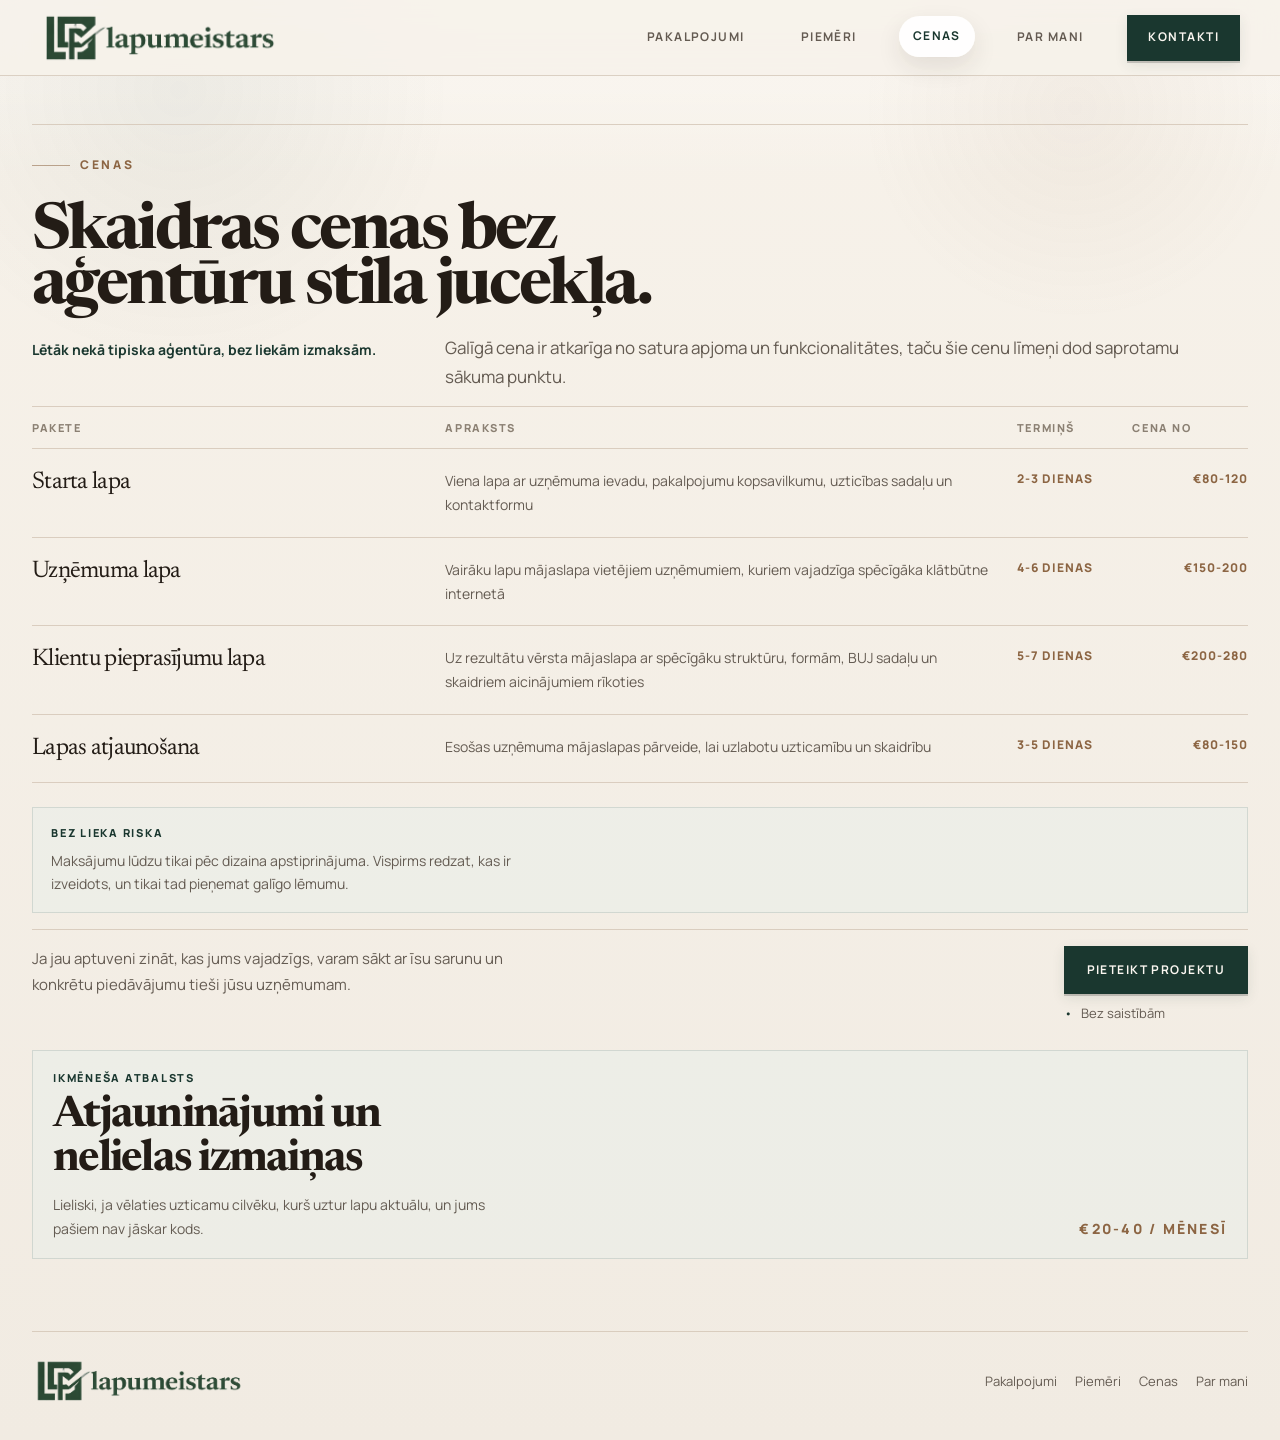
<file: cenas.html>
<!DOCTYPE html>
<html lang="lv">
<head>
  <meta charset="UTF-8" />
  <meta name="viewport" content="width=device-width, initial-scale=1.0" />
  <title>Lapumeistars | Cenas</title>
  <meta
    name="description"
    content="Skaidras Lapumeistars cenas vietējiem uzņēmumiem. Apskatiet cenu līmeņus, termiņus un iespējamo ikmēneša atbalstu bez aģentūras jucekļa."
  />
  <meta property="og:type" content="website" />
  <meta property="og:locale" content="lv_LV" />
  <meta property="og:title" content="Lapumeistars | Cenas" />
  <meta
    property="og:description"
    content="Skaidras Lapumeistars cenas vietējiem uzņēmumiem. Apskatiet cenu līmeņus, termiņus un iespējamo ikmēneša atbalstu bez aģentūras jucekļa."
  />
  <meta property="og:image" content="lapumeistars-logo.png" />
  <meta property="og:url" content="https://lapumeistars.pages.dev/cenas.html" />
  <link rel="icon" type="image/png" sizes="256x256" href="lapumeistars-favicon.png" />
  <link rel="shortcut icon" href="lapumeistars-favicon.png" />
  <link rel="preconnect" href="https://fonts.googleapis.com" />
  <link rel="preconnect" href="https://fonts.gstatic.com" crossorigin />
  <link
    href="https://fonts.googleapis.com/css2?family=Manrope:wght@400;500;600;700;800&family=Newsreader:opsz,wght@6..72,400;6..72,600;6..72,700&display=swap"
    rel="stylesheet"
  />
  <link rel="preload" as="image" href="lapumeistars-logo.png" />
  <style>
    *, *::before, *::after { box-sizing: border-box; margin: 0; padding: 0; }

    :root {
      --paper: #f3ede4;
      --paper-soft: #faf6f0;
      --surface: #fffdf9;
      --surface-tint: #eee6db;
      --ink: #231c16;
      --muted: #645b52;
      --muted-soft: #8b8073;
      --line: #d5c8b9;
      --accent: #294e46;
      --accent-strong: #1a372f;
      --accent-soft: #e6eeeb;
      --warm: #8c6543;
      --shadow: 0 18px 44px rgba(45, 35, 22, 0.08);
    }

    html {
      scroll-behavior: smooth;
      scroll-padding-top: 96px;
    }

    body {
      background:
        linear-gradient(180deg, rgba(255, 255, 255, 0.45), rgba(255, 255, 255, 0)) 0 0 / 100% 180px no-repeat,
        linear-gradient(180deg, #f7f2ea 0%, #f1ebe2 100%);
      color: var(--ink);
      caret-color: transparent;
      font-family: "Manrope", sans-serif;
      font-size: 16px;
      line-height: 1.7;
      min-height: 100vh;
      overflow-x: hidden;
    }

    body::before {
      content: "";
      position: fixed;
      inset: 0;
      pointer-events: none;
      background:
        radial-gradient(circle at 14% 10%, rgba(41, 78, 70, 0.06), transparent 20%),
        radial-gradient(circle at 84% 12%, rgba(140, 101, 67, 0.06), transparent 16%);
      z-index: -1;
    }

    a { color: inherit; text-decoration: none; }

    nav {
      position: sticky;
      top: 0;
      z-index: 100;
      display: flex;
      align-items: center;
      justify-content: space-between;
      gap: 30px;
      height: 76px;
      padding: 0 40px;
      background: rgba(247, 242, 234, 0.9);
      backdrop-filter: blur(14px);
      border-bottom: 1px solid rgba(213, 200, 185, 0.8);
    }

    .nav-logo,
    .footer-logo {
      display: inline-flex;
      align-items: center;
      flex-shrink: 0;
    }

    .nav-logo img,
    .footer-logo img {
      display: block;
      width: auto;
      max-width: 100%;
    }

    .nav-logo img { height: 56px; }

    .nav-links {
      display: flex;
      align-items: center;
      gap: 28px;
      list-style: none;
      margin-left: auto;
    }

    .nav-links a {
      display: inline-flex;
      align-items: center;
      justify-content: center;
      min-height: 40px;
      padding: 10px 14px;
      border-radius: 999px;
      font-size: 12px;
      font-weight: 700;
      letter-spacing: 0.12em;
      text-transform: uppercase;
      color: var(--muted);
      transition: background 0.18s ease, color 0.18s ease, box-shadow 0.18s ease, transform 0.18s ease;
    }

    .nav-links a:hover,
    .nav-links a:focus-visible,
    .nav-links a[aria-current="page"] {
      color: var(--accent-strong);
      background: rgba(255, 255, 255, 0.92);
      box-shadow: 0 10px 24px rgba(35, 28, 22, 0.1);
      transform: translateY(-1px);
    }

    .nav-cta {
      display: inline-flex;
      align-items: center;
      justify-content: center;
      min-height: 46px;
      padding: 0 20px;
      border: 1px solid var(--accent-strong);
      background: var(--accent-strong);
      color: var(--paper-soft);
      font-size: 12px;
      font-weight: 700;
      letter-spacing: 0.12em;
      text-transform: uppercase;
      box-shadow: 0 2px 0 rgba(0, 0, 0, 0.18), 0 4px 12px rgba(26, 55, 47, 0.1);
      transition: background 0.18s ease, border-color 0.18s ease, transform 0.18s ease, box-shadow 0.18s ease;
    }

    .nav-cta:hover,
    .nav-cta:focus-visible {
      background: var(--accent);
      border-color: var(--accent);
      transform: translateY(-1px);
      box-shadow: 0 4px 0 rgba(0, 0, 0, 0.16), 0 8px 20px rgba(26, 55, 47, 0.16);
    }

    .nav-toggle {
      display: none;
      width: 48px;
      height: 48px;
      padding: 0;
      border: 1px solid rgba(41, 78, 70, 0.18);
      background: rgba(255, 253, 249, 0.72);
      color: var(--accent-strong);
      align-items: center;
      justify-content: center;
      cursor: pointer;
      flex-direction: column;
      gap: 5px;
      flex-shrink: 0;
    }

    .nav-toggle span {
      display: block;
      width: 18px;
      height: 2px;
      background: currentColor;
      transition: transform 0.22s ease, opacity 0.22s ease;
    }

    nav.is-open .nav-toggle span:nth-child(1) {
      transform: translateY(7px) rotate(45deg);
    }

    nav.is-open .nav-toggle span:nth-child(2) {
      opacity: 0;
    }

    nav.is-open .nav-toggle span:nth-child(3) {
      transform: translateY(-7px) rotate(-45deg);
    }

    .page-shell,
    footer {
      width: min(1240px, calc(100% - 64px));
      margin: 0 auto;
    }

    .page-shell {
      padding: 48px 0 72px;
    }

    .pricing-hero {
      padding: 0 0 18px;
      border-top: 1px solid rgba(213, 200, 185, 0.86);
    }

    .pricing-hero-copy {
      padding-top: 22px;
    }

    .section-flag {
      display: inline-flex;
      align-items: center;
      gap: 10px;
      margin-bottom: 12px;
      color: var(--warm);
      font-size: 12px;
      font-weight: 800;
      letter-spacing: 0.22em;
      text-transform: uppercase;
    }

    .section-flag::before {
      content: "";
      width: 38px;
      height: 1px;
      background: currentColor;
      opacity: 0.55;
    }

    .hero-title,
    .table-title,
    .support-title {
      font-family: "Newsreader", serif;
      letter-spacing: -0.04em;
      color: var(--ink);
    }

    .hero-title {
      font-size: clamp(2.7rem, 5vw, 4.7rem);
      line-height: 0.86;
      max-width: none;
      text-wrap: balance;
    }

    .pricing-wrap {
      padding: 0;
    }

    .pricing-intro {
      display: grid;
      grid-template-columns: 34% 47% 9.5% 9.5%;
      align-items: start;
      gap: 18px 0;
      margin-bottom: 14px;
    }

    .pricing-intro .hero-title {
      grid-column: 1 / 5;
      width: min(100%, 17ch);
    }

    .pricing-note {
      margin-bottom: 0;
      padding-top: 4px;
      color: var(--accent-strong);
      font-size: 14px;
      font-weight: 700;
    }

    .pricing-detail {
      grid-column: 2 / 5;
      margin-bottom: 0;
      color: var(--muted);
      font-size: 17px;
      text-wrap: pretty;
    }

    .pricing-table {
      width: 100%;
      border-collapse: collapse;
      border-top: 1px solid rgba(213, 200, 185, 0.86);
      border-bottom: 1px solid rgba(213, 200, 185, 0.86);
    }

    .pricing-table thead th {
      padding: 12px 0 11px;
      text-align: left;
      font-size: 11px;
      font-weight: 800;
      letter-spacing: 0.14em;
      text-transform: uppercase;
      color: var(--muted-soft);
    }

    .pricing-table tbody tr {
      border-top: 1px solid rgba(213, 200, 185, 0.86);
    }

    .pricing-table tbody td {
      padding: 20px 0;
      vertical-align: top;
    }

    .pricing-table tbody td:nth-child(1) {
      width: 34%;
      padding-right: 28px;
      font-family: "Newsreader", serif;
      font-size: 24px;
      line-height: 1.12;
      letter-spacing: -0.03em;
    }

    .pricing-table tbody td:nth-child(2) {
      width: 47%;
      padding-right: 28px;
      color: var(--muted);
      font-size: 14px;
    }

    .pricing-table tbody td:nth-child(3),
    .pricing-table tbody td:nth-child(4) {
      width: 9.5%;
      font-size: 12px;
      font-weight: 800;
      letter-spacing: 0.08em;
      text-transform: uppercase;
      color: var(--warm);
      white-space: nowrap;
    }

    .pricing-table tbody td:nth-child(4) {
      text-align: right;
    }

    .pricing-callout {
      margin-top: 24px;
      padding: 16px 18px;
      border: 1px solid rgba(41, 78, 70, 0.14);
      background: rgba(230, 238, 235, 0.44);
    }

    .pricing-callout strong,
    .support-label {
      display: block;
      margin-bottom: 6px;
      color: var(--accent-strong);
      font-size: 11px;
      font-weight: 800;
      letter-spacing: 0.16em;
      text-transform: uppercase;
    }

    .pricing-callout p,
    .support-copy {
      color: var(--muted);
      font-size: 14px;
      max-width: 52ch;
    }

    .pricing-cta {
      display: grid;
      grid-template-columns: minmax(0, 1fr) auto;
      align-items: start;
      gap: 28px;
      padding: 16px 0 26px;
      margin-top: 16px;
      border-top: 1px solid rgba(213, 200, 185, 0.86);
    }

    .pricing-cta p {
      max-width: 56ch;
      color: var(--muted);
      font-size: 15px;
    }

    .action-stack {
      display: grid;
      justify-items: start;
      gap: 8px;
    }

    .btn-primary {
      display: inline-flex;
      align-items: center;
      justify-content: center;
      min-height: 48px;
      padding: 0 22px;
      border: 1px solid var(--accent-strong);
      background: var(--accent-strong);
      color: var(--paper-soft);
      font-size: 12px;
      font-weight: 700;
      letter-spacing: 0.12em;
      text-transform: uppercase;
      box-shadow: 0 2px 0 rgba(0, 0, 0, 0.18), 0 4px 12px rgba(26, 55, 47, 0.1);
      transition: background 0.18s ease, border-color 0.18s ease, transform 0.18s ease, box-shadow 0.18s ease;
    }

    .btn-primary:hover,
    .btn-primary:focus-visible {
      background: var(--accent);
      border-color: var(--accent);
      transform: translateY(-1px);
      box-shadow: 0 4px 0 rgba(0, 0, 0, 0.16), 0 8px 20px rgba(26, 55, 47, 0.16);
    }

    .cta-microcopy {
      color: var(--muted);
      font-size: 13px;
    }

    .cta-microcopy::before {
      content: "•";
      margin-right: 8px;
      color: var(--accent-strong);
    }

    .support-box {
      display: grid;
      grid-template-columns: minmax(0, 1fr) auto;
      gap: 24px;
      align-items: end;
      padding: 18px 20px;
      border: 1px solid rgba(41, 78, 70, 0.14);
      background: rgba(230, 238, 235, 0.44);
    }

    .support-title {
      font-size: clamp(2rem, 3.4vw, 2.8rem);
      line-height: 1.02;
      margin-bottom: 10px;
      max-width: 14ch;
    }

    .support-price {
      color: var(--warm);
      font-size: 14px;
      font-weight: 800;
      letter-spacing: 0.16em;
      text-transform: uppercase;
      white-space: nowrap;
      align-self: end;
    }

    .footer-links {
      display: flex;
      align-items: center;
      flex-wrap: wrap;
      gap: 18px;
      color: var(--muted);
      font-size: 13px;
    }

    footer {
      display: flex;
      align-items: center;
      justify-content: space-between;
      gap: 18px;
      padding: 24px 0 34px;
      font-size: 13px;
      border-top: 1px solid rgba(213, 200, 185, 0.86);
    }

    .footer-logo img { height: 50px; }

    .reveal {
      opacity: 0;
      transform: translateY(24px);
      transition: opacity 0.55s ease, transform 0.55s ease;
    }

    .reveal.visible {
      opacity: 1;
      transform: translateY(0);
    }

    @media (max-width: 980px) {
      .pricing-hero,
      .pricing-intro,
      .pricing-cta,
      .support-box {
        grid-template-columns: 1fr;
      }

      .pricing-detail {
        grid-column: auto;
      }

      .pricing-table thead {
        display: none;
      }

      .pricing-table,
      .pricing-table tbody,
      .pricing-table tr,
      .pricing-table td {
        display: block;
        width: 100%;
      }

      .pricing-table tbody td {
        padding: 0;
      }

      .pricing-table tbody tr {
        padding: 18px 0;
      }

      .pricing-table tbody td:nth-child(1),
      .pricing-table tbody td:nth-child(2),
      .pricing-table tbody td:nth-child(3),
      .pricing-table tbody td:nth-child(4) {
        width: 100%;
        padding-right: 0;
        text-align: left;
      }

      .pricing-table tbody td:nth-child(1) {
        margin-bottom: 10px;
      }

      .pricing-table tbody td:nth-child(2) {
        margin-bottom: 12px;
      }

      .pricing-table tbody td:nth-child(3)::before {
        content: "Termiņš: ";
        color: var(--muted-soft);
      }

      .pricing-table tbody td:nth-child(4)::before {
        content: "Cena no: ";
        color: var(--muted-soft);
      }

      .pricing-table tbody td:nth-child(4) {
        margin-top: 4px;
      }
    }

    @media (max-width: 900px) {
      nav {
        height: auto;
        align-items: center;
        flex-wrap: wrap;
        padding: 16px 20px 18px;
      }

      .nav-logo img {
        height: 44px;
      }

      .nav-toggle {
        display: inline-flex;
        margin-left: auto;
      }

      .nav-links {
        width: 100%;
        display: none;
        flex-direction: column;
        align-items: stretch;
        gap: 10px;
        margin-left: 0;
        padding-top: 14px;
      }

      nav.is-open .nav-links {
        display: flex;
      }

      nav.is-open .nav-cta {
        display: inline-flex;
      }

      .nav-links li,
      .nav-links a,
      .nav-cta {
        width: 100%;
      }

      .nav-cta {
        display: none;
        justify-content: center;
      }

      .page-shell,
      footer {
        width: calc(100% - 40px);
      }

      .page-shell {
        padding-top: 32px;
      }
    }

    @media (max-width: 640px) {
      .page-shell,
      footer {
        width: calc(100% - 24px);
      }

      .hero-title {
        max-width: 7.5ch;
      }

      .pricing-table tbody td:nth-child(1) {
        font-size: 22px;
      }

      footer {
        flex-direction: column;
        align-items: flex-start;
        padding-bottom: 24px;
      }

      .footer-logo img { height: 42px; }
    }
  </style>
</head>
<body>
  <nav>
    <a href="index.html" class="nav-logo" aria-label="Lapumeistars sākumlapa">
      <img
        src="lapumeistars-logo.png"
        alt="Lapumeistars"
        width="967"
        height="226"
        fetchpriority="high"
        decoding="async"
      />
    </a>
    <button
      type="button"
      class="nav-toggle"
      aria-expanded="false"
      aria-controls="primary-navigation"
      aria-label="Atvērt navigāciju"
    >
      <span></span>
      <span></span>
      <span></span>
    </button>
    <ul class="nav-links" id="primary-navigation">
      <li><a href="pakalpojumi.html">Pakalpojumi</a></li>
      <li><a href="piemeri.html">Piemēri</a></li>
      <li><a href="cenas.html" aria-current="page">Cenas</a></li>
      <li><a href="par-mani.html">Par mani</a></li>
    </ul>
    <a href="kontakti.html" class="nav-cta">Kontakti</a>
  </nav>

  <main class="page-shell">
    <section class="pricing-hero reveal">
      <div class="pricing-hero-copy">
        <p class="section-flag">Cenas</p>
      </div>
    </section>

    <section class="pricing-wrap reveal">
      <div class="pricing-intro">
        <h1 class="hero-title">Skaidras cenas bez aģentūru stila jucekļa.</h1>
        <p class="pricing-note">Lētāk nekā tipiska aģentūra, bez liekām izmaksām.</p>
        <p class="pricing-detail">
          Galīgā cena ir atkarīga no satura apjoma un funkcionalitātes, taču šie cenu līmeņi dod
          saprotamu sākuma punktu.
        </p>
      </div>

      <table class="pricing-table" aria-label="Lapumeistars cenu līmeņi">
        <thead>
          <tr>
            <th>Pakete</th>
            <th>Apraksts</th>
            <th>Termiņš</th>
            <th>Cena no</th>
          </tr>
        </thead>
        <tbody>
          <tr>
            <td>Starta lapa</td>
            <td>Viena lapa ar uzņēmuma ievadu, pakalpojumu kopsavilkumu, uzticības sadaļu un kontaktformu</td>
            <td>2-3 dienas</td>
            <td>€80-120</td>
          </tr>
          <tr>
            <td>Uzņēmuma lapa</td>
            <td>Vairāku lapu mājaslapa vietējiem uzņēmumiem, kuriem vajadzīga spēcīgāka klātbūtne internetā</td>
            <td>4-6 dienas</td>
            <td>€150-200</td>
          </tr>
          <tr>
            <td>Klientu pieprasījumu lapa</td>
            <td>Uz rezultātu vērsta mājaslapa ar spēcīgāku struktūru, formām, BUJ sadaļu un skaidriem aicinājumiem rīkoties</td>
            <td>5-7 dienas</td>
            <td>€200-280</td>
          </tr>
          <tr>
            <td>Lapas atjaunošana</td>
            <td>Esošas uzņēmuma mājaslapas pārveide, lai uzlabotu uzticamību un skaidrību</td>
            <td>3-5 dienas</td>
            <td>€80-150</td>
          </tr>
        </tbody>
      </table>

      <div class="pricing-callout">
        <strong>Bez lieka riska</strong>
        <p>Maksājumu lūdzu tikai pēc dizaina apstiprinājuma. Vispirms redzat, kas ir izveidots, un tikai tad pieņemat galīgo lēmumu.</p>
      </div>

      <div class="pricing-cta">
        <p>Ja jau aptuveni zināt, kas jums vajadzīgs, varam sākt ar īsu sarunu un konkrētu piedāvājumu tieši jūsu uzņēmumam.</p>
        <div class="action-stack">
          <a href="kontakti.html" class="btn-primary">Pieteikt projektu</a>
          <span class="cta-microcopy">Bez saistībām</span>
        </div>
      </div>

      <div class="support-box">
        <div>
          <span class="support-label">Ikmēneša atbalsts</span>
          <h2 class="support-title">Atjauninājumi un nelielas izmaiņas</h2>
          <p class="support-copy">
            Lieliski, ja vēlaties uzticamu cilvēku, kurš uztur lapu aktuālu, un jums pašiem nav jāskar kods.
          </p>
        </div>
        <div class="support-price">€20-40 / mēnesī</div>
      </div>
    </section>
  </main>

  <footer>
    <span class="footer-logo">
      <img src="lapumeistars-logo.png" alt="" width="967" height="226" decoding="async" />
    </span>
    <div class="footer-links">
      <a href="pakalpojumi.html">Pakalpojumi</a>
      <a href="piemeri.html">Piemēri</a>
      <a href="cenas.html">Cenas</a>
      <a href="par-mani.html">Par mani</a>
    </div>
  </footer>

  <script>
    const revealElements = document.querySelectorAll('.reveal');
    const prefersReducedMotion = window.matchMedia('(prefers-reduced-motion: reduce)').matches;
    const siteNav = document.querySelector('nav');
    const navToggle = document.querySelector('.nav-toggle');
    const navLinks = document.querySelectorAll('.nav-links a, .nav-cta');

    if (prefersReducedMotion || !('IntersectionObserver' in window)) {
      revealElements.forEach((element) => element.classList.add('visible'));
    } else {
      const observer = new IntersectionObserver(
        (entries, currentObserver) => {
          entries.forEach((entry) => {
            if (entry.isIntersecting) {
              entry.target.classList.add('visible');
              currentObserver.unobserve(entry.target);
            }
          });
        },
        {
          threshold: 0.12,
          rootMargin: '0px 0px -8% 0px'
        }
      );

      revealElements.forEach((element) => observer.observe(element));
    }

    function closeNav() {
      if (!siteNav || !navToggle) return;
      siteNav.classList.remove('is-open');
      navToggle.setAttribute('aria-expanded', 'false');
    }

    navToggle?.addEventListener('click', () => {
      const isOpen = siteNav.classList.toggle('is-open');
      navToggle.setAttribute('aria-expanded', String(isOpen));
    });

    navLinks.forEach((link) => {
      link.addEventListener('click', closeNav);
    });

    window.addEventListener('resize', () => {
      if (window.innerWidth > 900) closeNav();
    });

    document.addEventListener('click', (event) => {
      if (!siteNav?.classList.contains('is-open')) return;
      if (!siteNav.contains(event.target)) closeNav();
    });

    document.addEventListener('keydown', (event) => {
      if (event.key === 'Escape' && siteNav?.classList.contains('is-open')) {
        closeNav();
      }
    });
  </script>
</body>
</html>
</file>
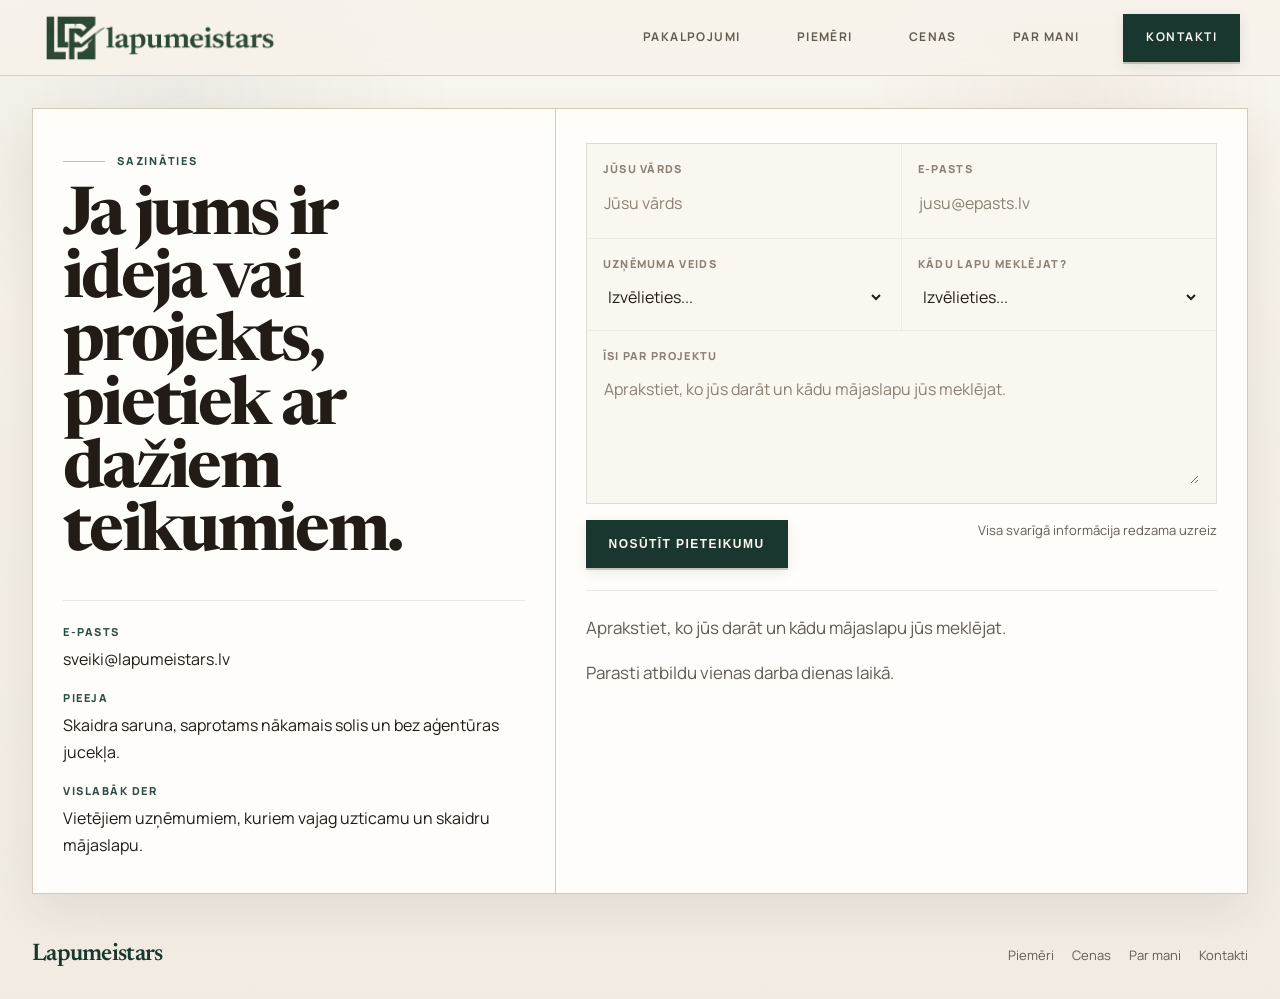
<file: kontakti.html>
<!DOCTYPE html>
<html lang="lv">
<head>
  <meta charset="UTF-8" />
  <meta name="viewport" content="width=device-width, initial-scale=1.0" />
  <title>Lapumeistars | Kontakti</title>
  <meta
    name="description"
    content="Sazinieties ar Lapumeistars. Aprakstiet savu ideju vai projektu, un es atbildēšu ar skaidru nākamo soli vienas darba dienas laikā."
  />
  <meta property="og:type" content="website" />
  <meta property="og:locale" content="lv_LV" />
  <meta property="og:title" content="Lapumeistars | Kontakti" />
  <meta
    property="og:description"
    content="Ja jums ir ideja vai projekts, pietiek ar dažiem teikumiem. Aprakstiet, ko jūs darāt un kādu mājaslapu jūs meklējat."
  />
  <link rel="icon" type="image/png" sizes="256x256" href="lapumeistars-favicon.png" />
  <link rel="shortcut icon" href="lapumeistars-favicon.png" />
  <link rel="preconnect" href="https://fonts.googleapis.com" />
  <link rel="preconnect" href="https://fonts.gstatic.com" crossorigin />
  <link
    href="https://fonts.googleapis.com/css2?family=Manrope:wght@400;500;600;700;800&family=Newsreader:opsz,wght@6..72,400;6..72,600;6..72,700&display=swap"
    rel="stylesheet"
  />
  <link rel="preload" as="image" href="lapumeistars-logo.png" />
  <style>
    *, *::before, *::after { box-sizing: border-box; margin: 0; padding: 0; }

    :root {
      --paper: #f3ede4;
      --paper-soft: #faf6f0;
      --surface: #fffdf9;
      --ink: #231c16;
      --muted: #645b52;
      --muted-soft: #8b8073;
      --line: #d5c8b9;
      --accent: #294e46;
      --accent-strong: #1a372f;
      --accent-soft: #e6eeeb;
      --warm: #8c6543;
      --shadow: 0 18px 44px rgba(45, 35, 22, 0.08);
      --danger: #a34d3d;
    }

    html {
      scroll-behavior: smooth;
      scroll-padding-top: 96px;
    }

    body {
      background:
        linear-gradient(180deg, rgba(255, 255, 255, 0.45), rgba(255, 255, 255, 0)) 0 0 / 100% 180px no-repeat,
        linear-gradient(180deg, #f7f2ea 0%, #f1ebe2 100%);
      color: var(--ink);
      font-family: "Manrope", sans-serif;
      font-size: 16px;
      line-height: 1.7;
      min-height: 100vh;
      overflow-x: hidden;
    }

    body::before {
      content: "";
      position: fixed;
      inset: 0;
      pointer-events: none;
      background:
        radial-gradient(circle at 14% 10%, rgba(41, 78, 70, 0.06), transparent 20%),
        radial-gradient(circle at 84% 12%, rgba(140, 101, 67, 0.06), transparent 16%);
      z-index: -1;
    }

    a { color: inherit; text-decoration: none; }

    nav {
      position: sticky;
      top: 0;
      z-index: 100;
      display: flex;
      align-items: center;
      justify-content: space-between;
      gap: 30px;
      height: 76px;
      padding: 0 40px;
      background: rgba(247, 242, 234, 0.9);
      backdrop-filter: blur(14px);
      border-bottom: 1px solid rgba(213, 200, 185, 0.8);
    }

    .nav-logo {
      display: inline-flex;
      align-items: center;
      flex-shrink: 0;
    }

    .nav-logo img {
      display: block;
      width: auto;
      max-width: 100%;
      height: 56px;
    }

    .nav-links {
      display: flex;
      align-items: center;
      gap: 28px;
      list-style: none;
      margin-left: auto;
    }

    .nav-links a {
      display: inline-flex;
      align-items: center;
      justify-content: center;
      min-height: 40px;
      padding: 10px 14px;
      border-radius: 999px;
      font-size: 12px;
      font-weight: 700;
      letter-spacing: 0.12em;
      text-transform: uppercase;
      color: var(--muted);
      transition: background 0.18s ease, color 0.18s ease, box-shadow 0.18s ease, transform 0.18s ease;
    }

    .nav-links a:hover,
    .nav-links a:focus-visible,
    .nav-links a[aria-current="page"] {
      color: var(--accent-strong);
      background: rgba(255, 255, 255, 0.92);
      box-shadow: 0 10px 24px rgba(35, 28, 22, 0.1);
      transform: translateY(-1px);
    }

    .nav-cta,
    .btn-primary {
      display: inline-flex;
      align-items: center;
      justify-content: center;
      min-height: 48px;
      padding: 0 22px;
      border: 1px solid var(--accent-strong);
      background: var(--accent-strong);
      color: var(--paper-soft);
      font-size: 12px;
      font-weight: 700;
      letter-spacing: 0.12em;
      text-transform: uppercase;
      box-shadow: 0 2px 0 rgba(0, 0, 0, 0.18), 0 4px 12px rgba(26, 55, 47, 0.1);
      transition: background 0.18s ease, border-color 0.18s ease, transform 0.18s ease, box-shadow 0.18s ease;
    }

    .nav-cta:hover,
    .nav-cta:focus-visible,
    .btn-primary:hover,
    .btn-primary:focus-visible {
      background: var(--accent);
      border-color: var(--accent);
      transform: translateY(-1px);
      box-shadow: 0 4px 0 rgba(0, 0, 0, 0.16), 0 8px 20px rgba(26, 55, 47, 0.16);
    }

    .nav-toggle {
      display: none;
      width: 48px;
      height: 48px;
      padding: 0;
      border: 1px solid rgba(41, 78, 70, 0.18);
      background: rgba(255, 253, 249, 0.72);
      color: var(--accent-strong);
      align-items: center;
      justify-content: center;
      cursor: pointer;
      flex-direction: column;
      gap: 5px;
      flex-shrink: 0;
    }

    .nav-toggle span {
      display: block;
      width: 18px;
      height: 2px;
      background: currentColor;
      transition: transform 0.22s ease, opacity 0.22s ease;
    }

    nav.is-open .nav-toggle span:nth-child(1) { transform: translateY(7px) rotate(45deg); }
    nav.is-open .nav-toggle span:nth-child(2) { opacity: 0; }
    nav.is-open .nav-toggle span:nth-child(3) { transform: translateY(-7px) rotate(-45deg); }

    .page-shell,
    footer {
      width: min(1240px, calc(100% - 64px));
      margin: 0 auto;
    }

    .page-shell {
      display: flex;
      align-items: center;
      min-height: calc(100vh - 76px);
      padding: 32px 0 40px;
    }

    .contact-grid {
      width: 100%;
      display: grid;
      grid-template-columns: minmax(300px, 0.86fr) minmax(0, 1.14fr);
      gap: 1px;
      border: 1px solid var(--line);
      background: var(--line);
      box-shadow: var(--shadow);
      min-height: 720px;
    }

    .contact-panel,
    .form-panel {
      background: var(--surface);
      padding: 34px 30px;
    }

    .eyebrow {
      display: inline-flex;
      align-items: center;
      gap: 12px;
      font-size: 11px;
      font-weight: 800;
      letter-spacing: 0.16em;
      text-transform: uppercase;
      color: var(--accent);
    }

    .eyebrow::before {
      content: "";
      width: 42px;
      height: 1px;
      background: rgba(41, 78, 70, 0.35);
    }

    .contact-title {
      margin: 16px 0 16px;
      font-family: "Newsreader", serif;
      font-size: clamp(42px, 5.2vw, 68px);
      font-weight: 700;
      line-height: 0.95;
      letter-spacing: -0.04em;
      max-width: 8ch;
      text-wrap: balance;
    }

    .contact-copy {
      color: var(--muted);
      font-size: 17px;
      line-height: 1.8;
      max-width: 36rem;
    }

    .info-list {
      display: grid;
      gap: 16px;
      margin-top: 34px;
      padding-top: 22px;
      border-top: 1px solid rgba(35, 28, 22, 0.1);
      list-style: none;
    }

    .info-list strong {
      display: block;
      margin-bottom: 4px;
      font-size: 11px;
      font-weight: 800;
      letter-spacing: 0.14em;
      text-transform: uppercase;
      color: var(--accent);
    }

    .info-list span,
    .info-list a {
      color: var(--ink);
      font-size: 16px;
      line-height: 1.6;
    }

    .form-grid {
      display: grid;
      grid-template-columns: repeat(2, minmax(0, 1fr));
      gap: 1px;
      border: 1px solid rgba(35, 28, 22, 0.08);
      background: rgba(35, 28, 22, 0.08);
    }

    .field {
      display: grid;
      gap: 8px;
      padding: 16px 16px 18px;
      background: var(--paper-soft);
    }

    .field-full {
      grid-column: 1 / -1;
    }

    .field label {
      font-size: 11px;
      font-weight: 800;
      letter-spacing: 0.12em;
      text-transform: uppercase;
      color: var(--muted-soft);
    }

    .field input,
    .field select,
    .field textarea {
      width: 100%;
      border: 1px solid transparent;
      background: transparent;
      color: var(--ink);
      font: inherit;
      outline: none;
      padding: 2px 0;
      caret-color: var(--accent-strong);
    }

    .field textarea {
      min-height: 112px;
      resize: vertical;
    }

    .field input::placeholder,
    .field textarea::placeholder {
      color: var(--muted-soft);
    }

    .form-panel.is-attempted input:invalid,
    .form-panel.is-attempted select:invalid,
    .form-panel.is-attempted textarea:invalid {
      border-color: var(--danger);
    }

    .form-actions {
      display: flex;
      align-items: flex-start;
      justify-content: space-between;
      gap: 16px;
      flex-wrap: wrap;
      margin-top: 16px;
    }

    .form-intro {
      margin-top: 22px;
      padding-top: 22px;
      border-top: 1px solid rgba(35, 28, 22, 0.1);
    }

    .form-intro p {
      color: var(--muted);
      font-size: 17px;
      line-height: 1.8;
      max-width: 42rem;
    }

    .form-intro p + p {
      margin-top: 14px;
    }

    .microcopy {
      color: var(--muted);
      font-size: 13px;
      line-height: 1.55;
    }

    .form-msg {
      display: none;
      margin-top: 14px;
      padding: 14px 16px;
      border: 1px solid rgba(41, 78, 70, 0.18);
      background: rgba(230, 238, 235, 0.5);
      font-size: 14px;
      line-height: 1.65;
    }

    .form-msg.show { display: block; }

    .form-msg.is-error {
      border-color: rgba(163, 77, 61, 0.22);
      background: rgba(163, 77, 61, 0.08);
      color: #6f362d;
    }

    .form-msg.is-success {
      color: var(--accent-strong);
    }

    .hp-field {
      position: absolute;
      left: -9999px;
      width: 1px;
      height: 1px;
      opacity: 0;
      pointer-events: none;
    }

    footer {
      display: flex;
      align-items: center;
      justify-content: space-between;
      gap: 18px;
      padding: 0 0 24px;
      color: var(--muted);
      font-size: 13px;
    }

    .footer-brand {
      font-family: "Newsreader", serif;
      font-size: 24px;
      font-weight: 600;
      letter-spacing: -0.03em;
      color: var(--accent-strong);
    }

    .footer-links {
      display: flex;
      align-items: center;
      flex-wrap: wrap;
      gap: 18px;
    }

    @media (max-width: 980px) {
      .page-shell {
        display: block;
        min-height: auto;
      }

      .contact-grid,
      .form-grid {
        grid-template-columns: 1fr;
      }

      .field-full {
        grid-column: auto;
      }

      .contact-title {
        max-width: none;
      }
    }

    @media (max-width: 900px) {
      nav {
        height: auto;
        align-items: flex-start;
        flex-wrap: wrap;
        padding: 18px 20px;
      }

      .nav-toggle {
        display: inline-flex;
        margin-left: auto;
      }

      .nav-links {
        width: 100%;
        display: none;
        flex-direction: column;
        align-items: stretch;
        gap: 10px;
        margin-left: 0;
        padding-top: 14px;
      }

      nav.is-open .nav-links {
        display: flex;
      }

      .nav-links li,
      .nav-links a,
      .nav-cta {
        width: 100%;
      }

      .page-shell,
      footer {
        width: calc(100% - 40px);
      }
    }

    @media (max-width: 640px) {
      .page-shell,
      footer {
        width: calc(100% - 24px);
      }

      .page-shell {
        padding-top: 24px;
        padding-bottom: 20px;
      }

      .contact-panel,
      .form-panel {
        padding: 24px 20px;
      }

      .contact-title {
        font-size: clamp(34px, 11vw, 52px);
      }

      footer {
        flex-direction: column;
        align-items: flex-start;
      }
    }
  </style>
</head>
<body>
  <nav>
    <a href="index.html" class="nav-logo" aria-label="Lapumeistars sākumlapa">
      <img
        src="lapumeistars-logo.png"
        alt="Lapumeistars"
        width="967"
        height="226"
        fetchpriority="high"
        decoding="async"
      />
    </a>
    <button
      type="button"
      class="nav-toggle"
      aria-expanded="false"
      aria-controls="primary-navigation"
      aria-label="Atvērt navigāciju"
    >
      <span></span>
      <span></span>
      <span></span>
    </button>
    <ul class="nav-links" id="primary-navigation">
      <li><a href="pakalpojumi.html">Pakalpojumi</a></li>
      <li><a href="piemeri.html">Piemēri</a></li>
      <li><a href="cenas.html">Cenas</a></li>
      <li><a href="par-mani.html">Par mani</a></li>
    </ul>
    <a href="kontakti.html" class="nav-cta" aria-current="page">Kontakti</a>
  </nav>

  <main class="page-shell">
    <section class="contact-grid">
      <div class="contact-panel">
        <p class="eyebrow">Sazināties</p>
        <h1 class="contact-title">Ja jums ir ideja vai projekts, pietiek ar dažiem teikumiem.</h1>
        <ul class="info-list">
          <li>
            <strong>E-pasts</strong>
            <a href="mailto:sveiki@lapumeistars.lv">sveiki@lapumeistars.lv</a>
          </li>
          <li>
            <strong>Pieeja</strong>
            <span>Skaidra saruna, saprotams nākamais solis un bez aģentūras jucekļa.</span>
          </li>
          <li>
            <strong>Vislabāk der</strong>
            <span>Vietējiem uzņēmumiem, kuriem vajag uzticamu un skaidru mājaslapu.</span>
          </li>
        </ul>
      </div>

      <div class="form-panel" id="form-panel">
        <form
          id="contact-form"
          action="https://formspree.io/f/mojywbwn"
          method="POST"
          novalidate
        >
          <input class="hp-field" id="f-website" name="website" type="text" tabindex="-1" autocomplete="off" />

          <div class="form-grid">
            <div class="field">
              <label for="name">Jūsu vārds</label>
              <input id="name" name="name" type="text" placeholder="Jūsu vārds" required />
            </div>

            <div class="field">
              <label for="email">E-pasts</label>
              <input id="email" name="email" type="email" placeholder="jusu@epasts.lv" required />
            </div>

            <div class="field">
              <label for="business-type">Uzņēmuma veids</label>
              <select id="business-type" name="business_type" required>
                <option value="">Izvēlieties...</option>
                <option>Amatniecība / Mājas pakalpojumi</option>
                <option>Salons / Skaistumkopšana</option>
                <option>Kafejnīca / Restorāns</option>
                <option>Viesu nams / Apartamenti</option>
                <option>Autoserviss / Remonts</option>
                <option>Vietējais veikals</option>
                <option>Profesionāli pakalpojumi</option>
                <option>Cits</option>
              </select>
            </div>

            <div class="field">
              <label for="scope">Kādu lapu meklējat?</label>
              <select id="scope" name="scope" required>
                <option value="">Izvēlieties...</option>
                <option>Jauna mājaslapa</option>
                <option>Esošās lapas atjaunošana</option>
                <option>Vairāku lapu uzņēmuma lapa</option>
                <option>Lapa klientu pieprasījumiem</option>
                <option>Nezinu vēl precīzi</option>
              </select>
            </div>

            <div class="field field-full">
              <label for="message">Īsi par projektu</label>
              <textarea
                id="message"
                name="message"
                placeholder="Aprakstiet, ko jūs darāt un kādu mājaslapu jūs meklējat."
                required
              ></textarea>
            </div>
          </div>

          <div class="form-actions">
            <div>
              <button class="btn-primary" id="contact-submit" type="submit">Nosūtīt pieteikumu</button>
              <div class="form-msg" id="form-msg" role="status" aria-live="polite"></div>
            </div>
            <p class="microcopy">Visa svarīgā informācija redzama uzreiz</p>
          </div>

          <div class="form-intro">
            <p>Aprakstiet, ko jūs darāt un kādu mājaslapu jūs meklējat.</p>
            <p>Parasti atbildu vienas darba dienas laikā.</p>
          </div>
        </form>
      </div>
    </section>
  </main>

  <footer>
    <span class="footer-brand">Lapumeistars</span>
    <div class="footer-links">
      <a href="piemeri.html">Piemēri</a>
      <a href="cenas.html">Cenas</a>
      <a href="par-mani.html">Par mani</a>
      <a href="kontakti.html">Kontakti</a>
    </div>
  </footer>

  <script>
    const siteNav = document.querySelector("nav");
    const navToggle = document.querySelector(".nav-toggle");
    const navLinks = document.querySelectorAll(".nav-links a, .nav-cta");
    const contactForm = document.getElementById("contact-form");
    const formPanel = document.getElementById("form-panel");
    const formMsg = document.getElementById("form-msg");
    const contactSubmit = document.getElementById("contact-submit");
    const honeypotField = document.getElementById("f-website");
    const formspreeEndpoint = String(contactForm?.getAttribute("action") ?? "").trim();

    function closeNav() {
      if (!siteNav || !navToggle) {
        return;
      }

      siteNav.classList.remove("is-open");
      navToggle.setAttribute("aria-expanded", "false");
      navToggle.setAttribute("aria-label", "Atvērt navigāciju");
    }

    navToggle?.addEventListener("click", () => {
      const isOpen = !siteNav.classList.contains("is-open");
      siteNav.classList.toggle("is-open", isOpen);
      navToggle.setAttribute("aria-expanded", String(isOpen));
      navToggle.setAttribute("aria-label", isOpen ? "Aizvērt navigāciju" : "Atvērt navigāciju");
    });

    navLinks.forEach((link) => {
      link.addEventListener("click", () => {
        if (window.innerWidth <= 900) {
          closeNav();
        }
      });
    });

    window.addEventListener("resize", () => {
      if (window.innerWidth > 900) {
        closeNav();
      }
    });

    document.addEventListener("click", (event) => {
      if (!siteNav?.classList.contains("is-open")) {
        return;
      }

      if (navToggle?.contains(event.target)) {
        return;
      }

      if (!siteNav.contains(event.target)) {
        closeNav();
      }
    });

    document.addEventListener("keydown", (event) => {
      if (event.key === "Escape" && siteNav?.classList.contains("is-open")) {
        closeNav();
      }
    });

    function hasWorkingFormspreeEndpoint() {
      return /^https:\/\/formspree\.io\/f\/[a-z0-9]+$/i.test(formspreeEndpoint);
    }

    async function readErrorMessage(response) {
      try {
        const payload = await response.json();
        if (Array.isArray(payload?.errors) && payload.errors.length > 0) {
          return payload.errors.map((item) => item.message).filter(Boolean).join(" ");
        }

        return payload?.message || payload?.error?.message || payload?.hint || response.statusText;
      } catch {
        return response.statusText;
      }
    }

    function setFormFeedback(message, type) {
      if (!formMsg) {
        return;
      }

      formMsg.textContent = message;
      formMsg.className = "form-msg show " + (type === "error" ? "is-error" : "is-success");
    }

    function setSubmitting(isSubmitting) {
      if (!contactSubmit) {
        return;
      }

      contactSubmit.disabled = isSubmitting;
      contactSubmit.textContent = isSubmitting ? "Nosūta..." : "Nosūtīt pieteikumu";
      contactSubmit.setAttribute("aria-busy", String(isSubmitting));
    }

    async function submitForm(event) {
      event.preventDefault();

      if (!contactForm || !formPanel) {
        return;
      }

      formPanel.classList.add("is-attempted");

      if (!contactForm.reportValidity()) {
        return;
      }

      if (honeypotField && honeypotField.value.trim()) {
        contactForm.reset();
        formPanel.classList.remove("is-attempted");
        setFormFeedback("Paldies. Ziņa ir saņemta.", "success");
        return;
      }

      if (!hasWorkingFormspreeEndpoint()) {
        setFormFeedback("Lai forma tiešām nosūtītu pieteikumus, jāievieto derīgs Formspree endpoint.", "error");
        return;
      }

      const formData = new FormData(contactForm);
      setSubmitting(true);

      try {
        const response = await fetch(formspreeEndpoint, {
          method: "POST",
          headers: {
            Accept: "application/json"
          },
          body: formData
        });

        if (!response.ok) {
          throw new Error(await readErrorMessage(response));
        }

        contactForm.reset();
        formPanel.classList.remove("is-attempted");
        setFormFeedback("Paldies. Pieteikums ir nosūtīts, un atbildēšu ar nākamo soli.", "success");
      } catch (error) {
        console.warn("Contact form submit failed.", error);
        setFormFeedback("Neizdevās nosūtīt pieteikumu. Lūdzu, mēģiniet vēlreiz pēc brīža.", "error");
      } finally {
        setSubmitting(false);
      }
    }

    contactForm?.addEventListener("submit", submitForm);
  </script>
</body>
</html>
</file>
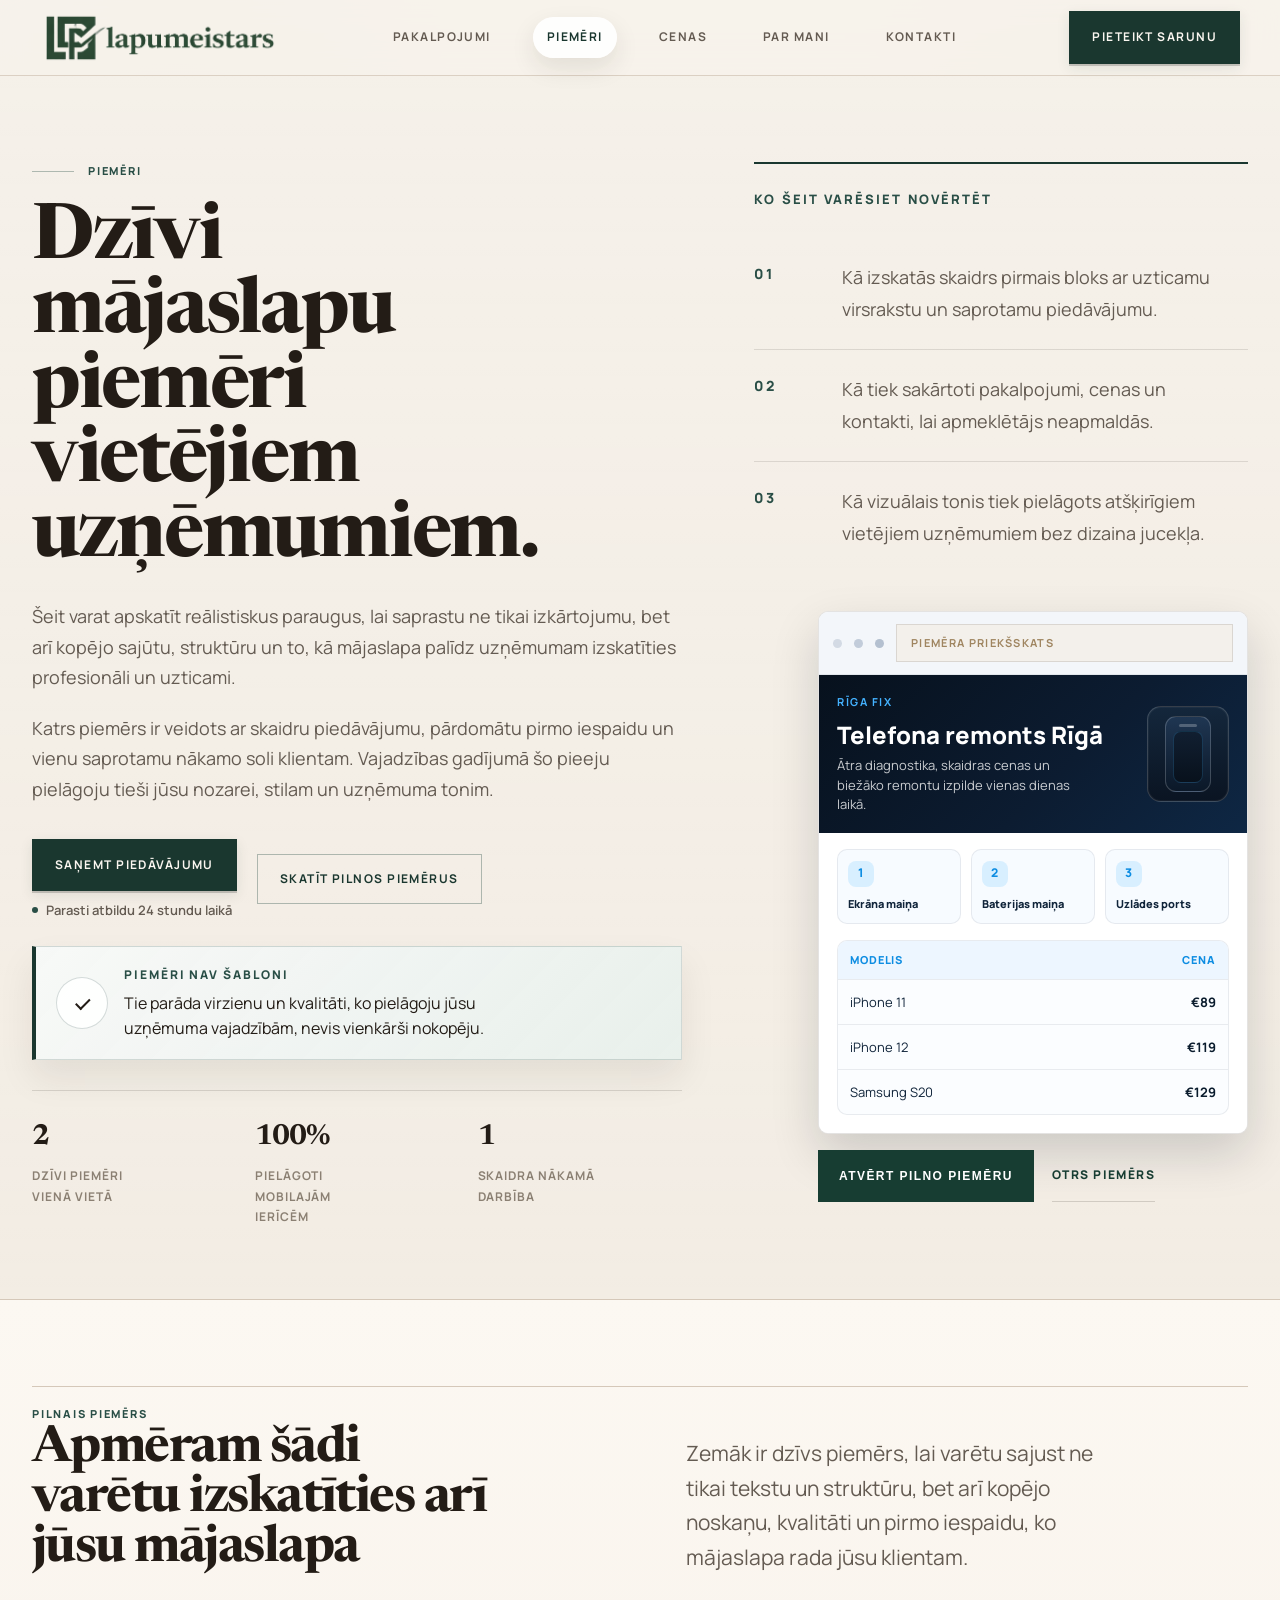
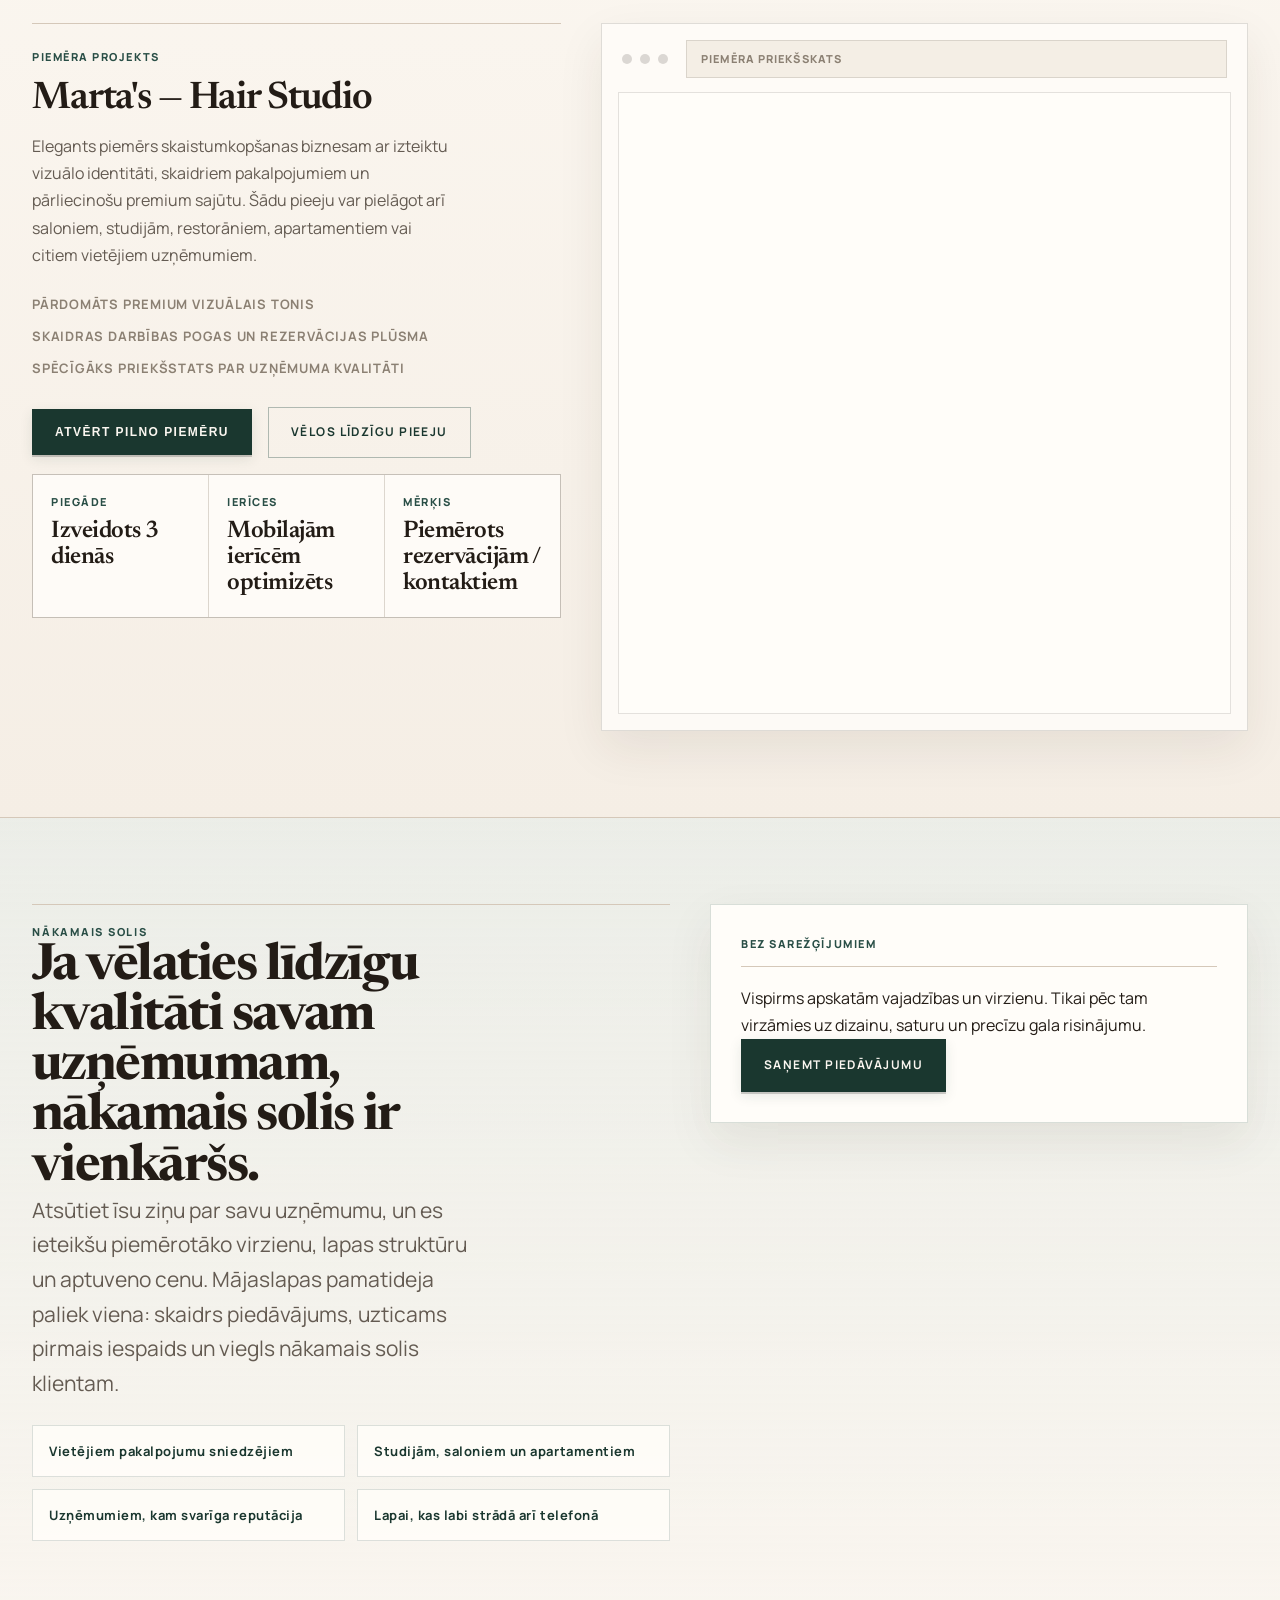
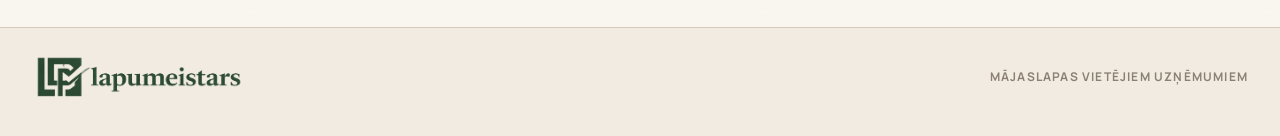
<file: Lapumeistars _ Piemēri.html>
<!DOCTYPE html>
<html lang="lv">
<head>
  <meta charset="UTF-8" />
  <meta name="viewport" content="width=device-width, initial-scale=1.0" />
  <title>Lapumeistars | Piemēri</title>
  <meta
    name="description"
    content="Apskatiet Lapumeistars mājaslapu piemērus vietējiem uzņēmumiem. Dzīvi paraugi ar skaidru struktūru, uzticamu pirmo iespaidu un mobilajām ierīcēm pielāgotu dizainu."
  />
  <meta property="og:type" content="website" />
  <meta property="og:locale" content="lv_LV" />
  <meta property="og:title" content="Lapumeistars | Piemēri" />
  <meta
    property="og:description"
    content="Apskatiet Lapumeistars mājaslapu piemērus vietējiem uzņēmumiem. Dzīvi paraugi ar skaidru struktūru, uzticamu pirmo iespaidu un mobilajām ierīcēm pielāgotu dizainu."
  />
  <meta property="og:image" content="lapumeistars-logo.png" />
  <link rel="icon" type="image/png" sizes="256x256" href="lapumeistars-favicon.png" />
  <link rel="shortcut icon" href="lapumeistars-favicon.png" />
  <link rel="preconnect" href="https://fonts.googleapis.com" />
  <link rel="preconnect" href="https://fonts.gstatic.com" crossorigin />
  <link
    href="https://fonts.googleapis.com/css2?family=Manrope:wght@400;500;600;700;800&family=Newsreader:opsz,wght@6..72,400;6..72,600;6..72,700&display=swap"
    rel="stylesheet"
  />
  <link rel="preload" as="image" href="lapumeistars-logo.png" />
  <style>
    *, *::before, *::after { box-sizing: border-box; margin: 0; padding: 0; }

    :root {
      --paper: #f3ede4;
      --paper-soft: #faf6f0;
      --surface: #fffdf9;
      --surface-tint: #eee6db;
      --ink: #231c16;
      --muted: #645b52;
      --muted-soft: #8b8073;
      --line: #d5c8b9;
      --accent: #294e46;
      --accent-strong: #1a372f;
      --accent-soft: #e6eeeb;
      --warm: #8c6543;
      --shadow: 0 18px 44px rgba(45, 35, 22, 0.08);
      --success: #2e6a55;
    }

    html {
      scroll-behavior: smooth;
      scroll-padding-top: 96px;
    }

    body {
      background:
        linear-gradient(180deg, rgba(255, 255, 255, 0.45), rgba(255, 255, 255, 0)) 0 0 / 100% 180px no-repeat,
        linear-gradient(180deg, #f7f2ea 0%, #f1ebe2 100%);
      color: var(--ink);
      caret-color: transparent;
      font-family: "Manrope", sans-serif;
      font-size: 16px;
      line-height: 1.7;
      min-height: 100vh;
      overflow-x: hidden;
    }

    body::before {
      content: "";
      position: fixed;
      inset: 0;
      pointer-events: none;
      background:
        radial-gradient(circle at 14% 10%, rgba(41, 78, 70, 0.06), transparent 20%),
        radial-gradient(circle at 84% 12%, rgba(140, 101, 67, 0.06), transparent 16%);
      z-index: -1;
    }

    a { color: inherit; text-decoration: none; }

    nav {
      position: sticky;
      top: 0;
      z-index: 100;
      display: flex;
      align-items: center;
      justify-content: space-between;
      gap: 30px;
      height: 76px;
      padding: 0 40px;
      background: rgba(247, 242, 234, 0.9);
      backdrop-filter: blur(14px);
      border-bottom: 1px solid rgba(213, 200, 185, 0.8);
    }

    .nav-logo,
    .footer-logo {
      display: inline-flex;
      align-items: center;
      flex-shrink: 0;
    }

    .nav-logo img,
    .footer-logo img {
      display: block;
      width: auto;
      max-width: 100%;
    }

    .nav-logo img { height: 56px; }

    .nav-links {
      display: flex;
      align-items: center;
      gap: 28px;
      list-style: none;
    }

    .nav-links a {
      display: inline-flex;
      align-items: center;
      justify-content: center;
      min-height: 40px;
      padding: 10px 14px;
      border-radius: 999px;
      font-size: 12px;
      font-weight: 700;
      letter-spacing: 0.12em;
      text-transform: uppercase;
      color: var(--muted);
      transition: background 0.18s ease, color 0.18s ease, box-shadow 0.18s ease, transform 0.18s ease;
    }

    .nav-links a:hover,
    .nav-links a:focus-visible {
      color: var(--accent-strong);
      background: rgba(255, 255, 255, 0.92);
      box-shadow: 0 10px 24px rgba(35, 28, 22, 0.1);
      transform: translateY(-1px);
    }

    .nav-links a[aria-current="page"] {
      color: var(--accent-strong);
      background: rgba(255, 255, 255, 0.92);
      box-shadow: 0 10px 24px rgba(35, 28, 22, 0.1);
    }

    .nav-toggle {
      display: none;
      width: 48px;
      height: 48px;
      padding: 0;
      border: 1px solid rgba(41, 78, 70, 0.18);
      background: rgba(255, 253, 249, 0.72);
      color: var(--accent-strong);
      align-items: center;
      justify-content: center;
      cursor: pointer;
      flex-direction: column;
      gap: 5px;
      flex-shrink: 0;
    }

    .nav-toggle span {
      display: block;
      width: 18px;
      height: 2px;
      background: currentColor;
      transition: transform 0.22s ease, opacity 0.22s ease;
    }

    nav.is-open .nav-toggle span:nth-child(1) {
      transform: translateY(7px) rotate(45deg);
    }

    nav.is-open .nav-toggle span:nth-child(2) {
      opacity: 0;
    }

    nav.is-open .nav-toggle span:nth-child(3) {
      transform: translateY(-7px) rotate(-45deg);
    }

    .nav-cta,
    .btn-primary,
    .contact-button {
      display: inline-block;
      border: 1px solid var(--accent-strong);
      background: var(--accent-strong);
      color: var(--paper-soft);
      font-size: 12px;
      font-weight: 700;
      letter-spacing: 0.12em;
      text-transform: uppercase;
      padding: 15px 22px;
      transition: background 0.18s ease, color 0.18s ease, border-color 0.18s ease, transform 0.18s ease, box-shadow 0.18s ease;
      box-shadow: 0 2px 0 rgba(0,0,0,0.18), 0 4px 12px rgba(26,55,47,0.10);
    }

    .nav-cta:hover,
    .btn-primary:hover,
    .contact-button:hover {
      background: var(--accent);
      border-color: var(--accent);
      transform: translateY(-2px);
      box-shadow: 0 4px 0 rgba(0,0,0,0.16), 0 8px 20px rgba(26,55,47,0.18);
    }

    .nav-cta:active,
    .btn-primary:active,
    .contact-button:active {
      transform: translateY(1px);
      box-shadow: 0 1px 0 rgba(0,0,0,0.18), 0 2px 6px rgba(26,55,47,0.10);
    }

    .btn-secondary {
      display: inline-block;
      font-size: 12px;
      font-weight: 700;
      letter-spacing: 0.12em;
      text-transform: uppercase;
      color: var(--accent-strong);
      padding: 14px 22px;
      border: 1px solid rgba(41, 78, 70, 0.35);
      transition: border-color 0.18s ease, color 0.18s ease, transform 0.18s ease, background 0.18s ease;
    }

    .btn-secondary:hover {
      color: var(--accent-strong);
      border-color: var(--accent-strong);
      background: var(--accent-soft);
      transform: translateY(-2px);
    }

    .btn-secondary:active {
      transform: translateY(1px);
    }

    .hero-wrap {
      border-bottom: 1px solid var(--line);
      background:
        linear-gradient(180deg, rgba(255, 255, 255, 0.2), rgba(255, 255, 255, 0)),
        var(--paper);
    }

    .hero,
    .section,
    .pricing-inner,
    .contact-inner {
      width: min(1240px, calc(100% - 64px));
      margin: 0 auto;
    }

    .hero {
      display: grid;
      grid-template-columns: minmax(0, 1.08fr) minmax(320px, 0.82fr);
      gap: 72px;
      padding: 86px 0 72px;
    }

    .hero-copy {
      min-width: 0;
    }

    .eyebrow,
    .section-flag {
      font-size: 11px;
      font-weight: 800;
      letter-spacing: 0.16em;
      text-transform: uppercase;
      color: var(--accent);
    }

    .hero-copy .eyebrow {
      display: flex;
      align-items: center;
      gap: 14px;
      margin-bottom: 22px;
    }

    .hero-copy .eyebrow::before {
      content: "";
      width: 42px;
      height: 1px;
      background: rgba(41, 78, 70, 0.35);
    }

    .hero-title,
    .section-title,
    .service-title,
    .proof-lead,
    .why-title,
    .faq-title,
    .pt-name,
    .rn-title {
      font-family: "Newsreader", serif;
      letter-spacing: -0.03em;
      color: var(--ink);
    }

    .hero-title {
      font-size: clamp(48px, 6vw, 78px);
      font-weight: 700;
      line-height: 0.97;
      margin-bottom: 26px;
      max-width: 11ch;
      text-wrap: balance;
    }

    .hero-body,
    .section-desc,
    .service-body,
    .proof-copy,
    .rn-body,
    .pt-desc,
    .faq-body,
    .why-body,
    .step-body,
    .hero-side-item p {
      color: var(--muted);
    }

    .hero-body {
      font-size: 18px;
      max-width: 43rem;
      margin-bottom: 34px;
    }

    .hero-body.hero-body-split {
      margin-top: -14px;
    }

    .hero-actions {
      display: flex;
      align-items: center;
      gap: 20px;
      flex-wrap: wrap;
      margin-bottom: 26px;
    }

    .action-stack {
      display: flex;
      flex-direction: column;
      align-items: flex-start;
      gap: 10px;
    }

    .cta-microcopy {
      display: inline-flex;
      align-items: flex-start;
      gap: 8px;
      max-width: 100%;
      font-size: 13px;
      line-height: 1.45;
      font-weight: 600;
      color: var(--muted);
    }

    .cta-microcopy::before {
      content: "";
      width: 6px;
      height: 6px;
      margin-top: 0.42em;
      border-radius: 50%;
      background: var(--accent);
      flex: 0 0 auto;
    }

    .hero-trust {
      display: grid;
      grid-template-columns: 52px minmax(0, 1fr);
      align-items: center;
      gap: 16px;
      width: min(100%, 42rem);
      margin-bottom: 30px;
      padding: 18px 20px;
      border: 1px solid rgba(41, 78, 70, 0.18);
      border-left: 4px solid var(--accent-strong);
      background: linear-gradient(135deg, rgba(247, 249, 248, 0.98), rgba(232, 240, 236, 0.92));
      box-shadow: 0 18px 34px rgba(35, 28, 22, 0.08);
    }

    .hero-trust-icon {
      width: 52px;
      height: 52px;
      position: relative;
      display: block;
      border-radius: 50%;
      border: 1px solid rgba(41, 78, 70, 0.2);
      background: rgba(255, 255, 255, 0.9);
      color: var(--accent);
      flex-shrink: 0;
    }

    .hero-trust-icon::before {
      content: "";
      position: absolute;
      left: 50%;
      top: 50%;
      width: 14px;
      height: 8px;
      border-left: 2.5px solid currentColor;
      border-bottom: 2.5px solid currentColor;
      transform: translate(-44%, -58%) rotate(-45deg);
      transform-origin: center;
      box-sizing: border-box;
    }

    .hero-trust-copy {
      display: grid;
      gap: 6px;
    }

    .hero-trust strong {
      display: block;
      font-size: 12px;
      font-weight: 800;
      letter-spacing: 0.16em;
      text-transform: uppercase;
      color: var(--accent);
    }

    .hero-trust span {
      display: block;
      font-size: 16px;
      line-height: 1.55;
      color: var(--ink);
      max-width: 42ch;
    }

    .hero-meta {
      display: grid;
      grid-template-columns: repeat(3, minmax(0, 1fr));
      gap: 18px;
      padding-top: 22px;
      border-top: 1px solid rgba(35, 28, 22, 0.14);
    }

    .hero-meta strong {
      display: block;
      font-family: "Newsreader", serif;
      font-size: 29px;
      font-weight: 700;
      letter-spacing: -0.03em;
      margin-bottom: 4px;
    }

    .hero-meta span {
      display: block;
      font-size: 12px;
      font-weight: 700;
      letter-spacing: 0.08em;
      text-transform: uppercase;
      color: var(--muted-soft);
      max-width: 16ch;
    }

    .hero-side {
      padding-top: 24px;
      border-top: 2px solid var(--accent-strong);
      align-self: start;
    }

    .hero-side-title {
      font-size: 13px;
      font-weight: 800;
      letter-spacing: 0.16em;
      text-transform: uppercase;
      color: var(--accent);
      margin-bottom: 28px;
    }

    .hero-side-list {
      display: grid;
    }

    .hero-side-item {
      display: grid;
      grid-template-columns: 64px minmax(0, 1fr);
      gap: 24px;
      padding: 24px 0;
      border-bottom: 1px solid rgba(35, 28, 22, 0.12);
    }

    .hero-side-item:last-child { border-bottom: none; }

    .hero-side-item strong {
      display: block;
      font-size: 14px;
      font-weight: 800;
      letter-spacing: 0.16em;
      text-transform: uppercase;
      color: var(--accent);
    }

    .hero-side-item p {
      font-size: 18px;
      line-height: 1.75;
      max-width: 34ch;
    }

    .hero-preview-card,
    .hero-preview-actions {
      width: 100%;
      max-width: 430px;
      margin-left: auto;
    }

    .hero-preview-card {
      margin-top: 38px;
    }

    .hero-preview-services {
      display: grid;
      grid-template-columns: repeat(3, minmax(0, 1fr));
      gap: 10px;
    }

    .hero-preview-actions {
      margin-top: 16px;
      display: flex;
      flex-wrap: wrap;
      align-items: center;
      gap: 12px 18px;
    }

    .hero-preview-actions > * {
      flex: 0 0 auto;
    }

    .section,
    .pricing-inner,
    .contact-inner {
      padding: 86px 0;
    }

    .section-header {
      display: grid;
      grid-template-columns: minmax(0, 0.98fr) minmax(380px, 0.94fr);
      gap: 68px;
      align-items: end;
      margin-bottom: 48px;
      padding-top: 18px;
      border-top: 1px solid var(--line);
    }

    .section-title {
      font-size: clamp(34px, 4vw, 52px);
      font-weight: 700;
      line-height: 0.98;
      max-width: 14ch;
    }

    .section-desc {
      font-size: 21px;
      font-weight: 400;
      line-height: 1.65;
      max-width: 34ch;
    }

    .section-copy {
      align-self: center;
      padding-top: 14px;
    }

    .proof-section {
      background: var(--surface);
      border-bottom: 1px solid var(--line);
    }

    .proof-layout {
      display: grid;
      grid-template-columns: minmax(0, 1.02fr) minmax(320px, 0.88fr);
      gap: 40px;
      align-items: start;
    }

    .proof-panel {
      padding: 34px 34px 36px;
      border: 1px solid var(--line);
      background: var(--paper-soft);
      box-shadow: var(--shadow);
    }

    .proof-lead {
      font-size: 40px;
      font-weight: 600;
      line-height: 1.02;
      max-width: 14ch;
      margin-bottom: 16px;
    }

    .proof-copy {
      font-size: 16px;
      max-width: 52ch;
      margin-bottom: 22px;
    }

    .proof-note {
      padding-top: 18px;
      border-top: 1px solid rgba(35, 28, 22, 0.12);
      font-size: 14px;
      color: var(--muted);
      max-width: 50ch;
    }

    .micro-list {
      display: grid;
      grid-template-columns: repeat(2, minmax(0, 1fr));
      gap: 10px 18px;
      list-style: none;
    }

    .micro-list li {
      font-size: 12px;
      font-weight: 700;
      letter-spacing: 0.08em;
      text-transform: uppercase;
      color: var(--muted-soft);
    }

    .outcome-list {
      display: grid;
      gap: 1px;
      border: 1px solid var(--line);
      background: var(--line);
    }

    .outcome-item {
      padding: 26px 26px 28px;
      background: var(--surface);
    }

    .outcome-label {
      display: block;
      font-size: 11px;
      font-weight: 800;
      letter-spacing: 0.14em;
      text-transform: uppercase;
      color: var(--accent);
      margin-bottom: 8px;
    }

    .outcome-text {
      font-family: "Newsreader", serif;
      font-size: 28px;
      font-weight: 600;
      letter-spacing: -0.02em;
      line-height: 1.08;
    }

    .services-section {
      background: var(--surface-tint);
      border-bottom: 1px solid var(--line);
    }

    .services-grid {
      display: grid;
      grid-template-columns: repeat(2, minmax(0, 1fr));
      gap: 1px;
      background: var(--line);
      border: 1px solid var(--line);
    }

    .service-card {
      padding: 32px 30px;
      background: var(--surface);
      transition: transform 0.22s ease, box-shadow 0.22s ease;
    }

    .service-card:hover {
      transform: translateY(-2px);
      box-shadow: 0 12px 26px rgba(45, 35, 22, 0.06);
    }

    .service-card-wide {
      grid-column: 1 / -1;
      display: grid;
      grid-template-columns: minmax(0, 1fr) auto;
      gap: 24px;
      align-items: end;
    }

    .service-num {
      display: block;
      font-size: 11px;
      font-weight: 800;
      letter-spacing: 0.14em;
      text-transform: uppercase;
      color: var(--accent);
      margin-bottom: 16px;
    }

    .service-title {
      font-size: 30px;
      font-weight: 600;
      line-height: 1.02;
      margin-bottom: 12px;
      max-width: 14ch;
    }

    .service-body {
      font-size: 15px;
      max-width: 48ch;
    }

    .service-price,
    .pt-price,
    .rn-price {
      font-size: 13px;
      font-weight: 800;
      letter-spacing: 0.14em;
      text-transform: uppercase;
      color: var(--warm);
    }

    .examples-section {
      background: linear-gradient(180deg, #fcf8f2 0%, #f5eee5 100%);
      border-bottom: 1px solid var(--line);
    }

    .example-layout {
      display: grid;
      grid-template-columns: minmax(320px, 0.9fr) minmax(0, 1.1fr);
      gap: 40px;
      align-items: start;
    }

    .example-copy {
      padding-top: 18px;
      border-top: 1px solid var(--line);
    }

    .example-label {
      display: inline-block;
      margin-bottom: 14px;
      font-size: 11px;
      font-weight: 800;
      letter-spacing: 0.14em;
      text-transform: uppercase;
      color: var(--accent);
    }

    .example-name {
      font-family: "Newsreader", serif;
      font-size: 38px;
      font-weight: 600;
      line-height: 1.02;
      letter-spacing: -0.03em;
      margin-bottom: 14px;
    }

    .example-desc {
      font-size: 16px;
      color: var(--muted);
      max-width: 42ch;
      margin-bottom: 24px;
    }

    .example-list {
      display: grid;
      gap: 10px;
      list-style: none;
      margin-bottom: 28px;
    }

    .example-list li {
      font-size: 13px;
      font-weight: 700;
      letter-spacing: 0.06em;
      text-transform: uppercase;
      color: var(--muted-soft);
    }

    .example-actions {
      display: flex;
      align-items: center;
      gap: 16px;
      flex-wrap: wrap;
    }

    .example-mobile-note {
      display: none;
      margin-top: 14px;
      font-size: 12px;
      line-height: 1.55;
      color: var(--muted-soft);
      max-width: 42ch;
    }

    .example-browser {
      padding: 16px;
      border: 1px solid rgba(35, 28, 22, 0.14);
      background: rgba(255, 253, 249, 0.84);
      box-shadow: var(--shadow);
    }

    .example-browser-bar {
      display: flex;
      align-items: center;
      justify-content: space-between;
      gap: 18px;
      padding: 0 4px 14px;
    }

    .example-browser-dots {
      display: flex;
      gap: 8px;
    }

    .example-browser-dots span {
      width: 10px;
      height: 10px;
      border-radius: 999px;
      background: rgba(35, 28, 22, 0.16);
    }

    .example-browser-url {
      flex: 1;
      min-width: 0;
      padding: 9px 14px;
      border: 1px solid rgba(35, 28, 22, 0.12);
      background: rgba(243, 237, 228, 0.9);
      font-size: 11px;
      font-weight: 800;
      letter-spacing: 0.1em;
      text-transform: uppercase;
      color: var(--muted-soft);
      white-space: nowrap;
      overflow: hidden;
      text-overflow: ellipsis;
    }

    .example-browser-screen {
      min-height: 620px;
      border: 1px solid rgba(35, 28, 22, 0.12);
      background: var(--surface);
      overflow: hidden;
    }

    .example-browser-screen iframe {
      width: 100%;
      height: 620px;
      border: 0;
      display: block;
      background: var(--surface);
    }

    .example-deliverables {
      display: grid;
      grid-template-columns: repeat(3, minmax(0, 1fr));
      gap: 1px;
      margin-top: 16px;
      border: 1px solid rgba(35, 28, 22, 0.12);
      background: rgba(35, 28, 22, 0.12);
    }

    .example-deliverable {
      padding: 18px 18px 20px;
      background: rgba(255, 253, 249, 0.96);
    }

    .example-deliverable span {
      display: block;
      font-size: 11px;
      font-weight: 800;
      letter-spacing: 0.14em;
      text-transform: uppercase;
      color: var(--accent);
      margin-bottom: 8px;
    }

    .example-deliverable strong {
      display: block;
      font-family: "Newsreader", serif;
      font-size: 24px;
      font-weight: 600;
      line-height: 1.08;
      letter-spacing: -0.02em;
      color: var(--ink);
    }

    body.modal-open {
      overflow: hidden;
    }

    .example-modal[hidden] {
      display: none;
    }

    .example-modal {
      position: fixed;
      inset: 0;
      z-index: 280;
      display: flex;
      align-items: center;
      justify-content: center;
      padding: 24px;
      background: rgba(18, 14, 10, 0.56);
      backdrop-filter: blur(10px);
      opacity: 0;
      pointer-events: none;
      transition: opacity 0.22s ease;
    }

    .example-modal.is-open {
      opacity: 1;
      pointer-events: auto;
    }

    .example-modal-panel {
      width: min(1480px, 100%);
      max-height: calc(100vh - 48px);
      display: grid;
      grid-template-rows: auto auto minmax(0, 1fr);
      gap: 16px;
      padding: 18px;
      border: 1px solid rgba(35, 28, 22, 0.14);
      background: rgba(255, 253, 249, 0.98);
      box-shadow: 0 32px 90px rgba(20, 15, 11, 0.24);
    }

    .example-modal-toolbar {
      display: flex;
      align-items: center;
      gap: 14px;
    }

    .example-modal-head {
      display: flex;
      align-items: end;
      justify-content: space-between;
      gap: 24px;
      padding: 0 2px;
    }

    .example-modal-head .example-label,
    .example-modal-head .example-name {
      margin-bottom: 0;
    }

    .example-modal-head-copy {
      display: grid;
      gap: 8px;
    }

    .example-modal-note {
      max-width: 42ch;
      font-size: 13px;
      line-height: 1.7;
      color: var(--muted);
    }

    .example-modal-close {
      display: inline-flex;
      align-items: center;
      justify-content: center;
      min-height: 46px;
      padding: 0 18px;
      border: 1px solid rgba(35, 28, 22, 0.14);
      background: rgba(255, 253, 249, 0.96);
      color: var(--accent-strong);
      font-size: 11px;
      font-weight: 800;
      letter-spacing: 0.14em;
      text-transform: uppercase;
      cursor: pointer;
      transition: border-color 0.2s ease, transform 0.2s ease, color 0.2s ease;
    }

    .example-modal-close:hover {
      border-color: rgba(41, 78, 70, 0.3);
      color: var(--accent);
      transform: translateY(-1px);
    }

    .example-modal-screen {
      min-height: 0;
      border: 1px solid rgba(35, 28, 22, 0.12);
      background: var(--surface);
      overflow: hidden;
    }

    .example-modal-screen iframe {
      width: 100%;
      height: calc(100vh - 220px);
      min-height: 660px;
      border: 0;
      display: block;
      background: var(--surface);
    }

    .mid-cta-section {
      background: linear-gradient(180deg, rgba(230, 238, 235, 0.56) 0%, rgba(250, 246, 240, 0.92) 100%);
      border-bottom: 1px solid var(--line);
    }

    .mid-cta-grid {
      display: grid;
      grid-template-columns: minmax(0, 1.02fr) minmax(320px, 0.86fr);
      gap: 40px;
      align-items: start;
    }

    .mid-cta-copy {
      padding-top: 18px;
      border-top: 1px solid var(--line);
    }

    .fit-list {
      display: grid;
      grid-template-columns: repeat(auto-fit, minmax(220px, 1fr));
      gap: 12px;
      list-style: none;
      margin-top: 24px;
    }

    .fit-item {
      padding: 14px 16px;
      border: 1px solid rgba(41, 78, 70, 0.16);
      background: rgba(255, 253, 249, 0.88);
      font-size: 13px;
      font-weight: 700;
      letter-spacing: 0.04em;
      color: var(--accent-strong);
    }

    .mid-cta-panel {
      padding: 30px;
      border: 1px solid rgba(41, 78, 70, 0.18);
      background: var(--surface);
      box-shadow: var(--shadow);
    }

    .mid-cta-kicker {
      margin-bottom: 12px;
      font-size: 11px;
      font-weight: 800;
      letter-spacing: 0.14em;
      text-transform: uppercase;
      color: var(--accent);
    }

    .mid-cta-title {
      font-family: "Newsreader", serif;
      font-size: 39px;
      font-weight: 600;
      line-height: 1.03;
      letter-spacing: -0.03em;
      margin-bottom: 14px;
    }

    .mid-cta-body {
      font-size: 15px;
      color: var(--muted);
      max-width: 38ch;
      margin-bottom: 24px;
    }

    .process-section {
      background: var(--surface);
      border-bottom: 1px solid var(--line);
    }

    .steps-grid {
      display: grid;
      grid-template-columns: repeat(4, minmax(0, 1fr));
      gap: 28px;
    }

    .step {
      padding-top: 22px;
      border-top: 1px solid var(--line);
    }

    .step-num {
      display: inline-block;
      margin-bottom: 14px;
      font-size: 11px;
      font-weight: 800;
      letter-spacing: 0.14em;
      text-transform: uppercase;
      color: var(--accent);
    }

    .step-title {
      font-size: 29px;
      font-weight: 600;
      line-height: 1.04;
      margin-bottom: 10px;
    }

    .step-body {
      font-size: 15px;
    }

    .pricing-section {
      background: linear-gradient(180deg, #f8f4ed, #f1e9de);
      border-bottom: 1px solid var(--line);
    }

    .pricing-table {
      width: 100%;
      border-collapse: collapse;
      margin-bottom: 34px;
    }

    .pricing-table thead tr {
      border-bottom: 1px solid rgba(35, 28, 22, 0.18);
    }

    .pricing-table th {
      padding: 0 0 14px;
      text-align: left;
      font-size: 11px;
      font-weight: 800;
      letter-spacing: 0.14em;
      text-transform: uppercase;
      color: var(--muted-soft);
    }

    .pricing-table th:last-child,
    .pt-price { text-align: right; }

    .pricing-table td {
      padding: 18px 0;
      vertical-align: top;
      border-bottom: 1px solid rgba(35, 28, 22, 0.1);
    }

    .pt-name {
      font-size: 27px;
      font-weight: 600;
      padding-right: 24px;
    }

    .pt-desc {
      font-size: 15px;
      padding-right: 24px;
      max-width: 42ch;
    }

    .pt-time {
      font-size: 12px;
      font-weight: 700;
      letter-spacing: 0.08em;
      text-transform: uppercase;
      color: var(--muted-soft);
      padding-right: 24px;
      white-space: nowrap;
    }

    .pt-price {
      white-space: nowrap;
    }

    .retainer-note {
      display: flex;
      align-items: end;
      justify-content: space-between;
      gap: 28px;
      padding: 28px 30px;
      border: 1px solid rgba(41, 78, 70, 0.18);
      background: rgba(230, 238, 235, 0.68);
    }

    .rn-label {
      font-size: 11px;
      font-weight: 800;
      letter-spacing: 0.14em;
      text-transform: uppercase;
      color: var(--accent);
      margin-bottom: 8px;
    }

    .rn-title {
      font-size: 30px;
      font-weight: 600;
      line-height: 1.04;
      margin-bottom: 10px;
    }

    .rn-body {
      font-size: 15px;
      max-width: 46ch;
    }

    .pricing-actions {
      display: flex;
      align-items: center;
      justify-content: space-between;
      gap: 26px;
      margin-bottom: 34px;
      padding-top: 24px;
      border-top: 1px solid rgba(35, 28, 22, 0.12);
    }

    .pricing-actions p {
      font-size: 15px;
      color: var(--muted);
      max-width: 46ch;
    }

    .pricing-trust {
      display: flex;
      align-items: flex-start;
      gap: 16px;
      margin-bottom: 26px;
      padding: 18px 20px;
      border: 1px solid rgba(41, 78, 70, 0.18);
      background: rgba(230, 238, 235, 0.68);
    }

    .pricing-trust strong {
      display: block;
      font-size: 11px;
      font-weight: 800;
      letter-spacing: 0.14em;
      text-transform: uppercase;
      color: var(--accent);
      margin-bottom: 6px;
    }

    .pricing-trust p {
      font-size: 15px;
      color: var(--muted);
      max-width: 54ch;
    }

    .pricing-positioning {
      margin: -6px 0 28px;
      font-size: 15px;
      font-weight: 700;
      color: var(--accent-strong);
    }

    .trust-section {
      background: var(--surface);
      border-bottom: 1px solid var(--line);
    }

    .why-grid,
    .faq-grid {
      display: grid;
      grid-template-columns: repeat(2, minmax(0, 1fr));
      gap: 1px;
      background: var(--line);
      border: 1px solid var(--line);
    }

    .why-card,
    .faq-item {
      padding: 28px 28px 30px;
      background: var(--surface);
    }

    .faq-item-wide { grid-column: 1 / -1; }

    .faq-item-wide .faq-body { max-width: 64ch; }

    .why-title,
    .faq-title {
      font-size: 28px;
      font-weight: 600;
      line-height: 1.05;
      margin-bottom: 10px;
    }

    .why-body,
    .faq-body {
      font-size: 15px;
    }

    .faq-section {
      background: var(--paper-soft);
      border-bottom: 1px solid var(--line);
    }

    .contact-section {
      background: var(--surface);
      border-bottom: 1px solid var(--line);
    }

    .contact-inner {
      display: grid;
      grid-template-columns: minmax(0, 1fr) minmax(340px, 0.82fr);
      gap: 52px;
      align-items: start;
    }

    .contact-copy {
      padding-top: 18px;
      border-top: 1px solid var(--line);
    }

    .contact-copy .section-title {
      margin-bottom: 20px;
    }

    .contact-copy .section-desc {
      margin-bottom: 26px;
    }

    .contact-meta {
      display: grid;
      gap: 8px;
      font-size: 12px;
      font-weight: 800;
      letter-spacing: 0.12em;
      text-transform: uppercase;
      color: var(--muted-soft);
    }

    .contact-direct {
      margin-top: 22px;
      padding: 18px 20px;
      border: 1px solid rgba(41, 78, 70, 0.16);
      background: rgba(230, 238, 235, 0.6);
    }

    .contact-direct-label {
      margin-bottom: 8px;
      font-size: 11px;
      font-weight: 800;
      letter-spacing: 0.14em;
      text-transform: uppercase;
      color: var(--accent);
    }

    .contact-direct-link {
      display: inline-flex;
      align-items: center;
      font-family: "Newsreader", serif;
      font-size: 28px;
      font-weight: 600;
      letter-spacing: -0.02em;
      line-height: 1.1;
    }

    .contact-direct-link:hover { color: var(--accent); }

    .contact-direct-copy {
      margin-top: 8px;
      font-size: 14px;
      color: var(--muted);
    }

    .contact-form {
      position: relative;
      display: flex;
      flex-direction: column;
      gap: 16px;
      padding: 30px;
      border: 1px solid var(--line);
      background: var(--paper-soft);
    }

    .form-helper {
      margin-top: -2px;
      font-size: 13px;
      color: var(--muted);
    }

    .form-microcopy {
      margin-top: -6px;
    }

    .form-field label {
      display: block;
      margin-bottom: 7px;
      font-size: 11px;
      font-weight: 800;
      letter-spacing: 0.14em;
      text-transform: uppercase;
      color: var(--muted-soft);
    }

    .form-field input,
    .form-field textarea,
    .form-field select {
      width: 100%;
      background: var(--surface);
      border: 1px solid rgba(35, 28, 22, 0.16);
      caret-color: var(--ink);
      color: var(--ink);
      font: inherit;
      padding: 14px 14px;
      outline: none;
      transition: border-color 0.2s ease, box-shadow 0.2s ease;
      appearance: none;
    }

    .form-field input:focus,
    .form-field textarea:focus,
    .form-field select:focus {
      border-color: var(--accent);
      box-shadow: 0 0 0 4px rgba(41, 78, 70, 0.08);
    }

    .form-field textarea {
      min-height: 118px;
      resize: vertical;
      line-height: 1.65;
    }

    .form-field-trap {
      position: absolute;
      left: -9999px;
      width: 1px;
      height: 1px;
      overflow: hidden;
      opacity: 0;
      pointer-events: none;
    }

    .contact-button[disabled] {
      opacity: 0.72;
      cursor: wait;
    }

    .form-msg {
      display: none;
      padding: 12px 14px;
      border-left: 2px solid var(--accent);
      background: var(--surface);
      font-size: 13px;
      color: var(--accent);
    }

    .form-msg.show { display: block; }

    .form-msg.is-error {
      color: var(--warm);
      border-color: var(--warm);
    }

    .form-msg.is-success {
      color: var(--success);
      border-color: var(--success);
    }

    footer {
      display: flex;
      align-items: center;
      justify-content: space-between;
      gap: 18px;
      width: min(1240px, calc(100% - 64px));
      margin: 0 auto;
      padding: 24px 0 34px;
      font-size: 12px;
      font-weight: 700;
      letter-spacing: 0.1em;
      text-transform: uppercase;
      color: var(--muted-soft);
    }

    .footer-logo img { height: 50px; }

    .reveal {
      opacity: 0;
      transform: translateY(20px);
      transition: opacity 0.72s ease, transform 0.72s ease;
    }

    .reveal.visible {
      opacity: 1;
      transform: translateY(0);
    }

    .delay-1 { transition-delay: 0.08s; }
    .delay-2 { transition-delay: 0.16s; }

    @media (max-width: 720px) {
      .reveal {
        transform: translateY(12px);
        transition-duration: 0.42s;
      }

      .delay-1,
      .delay-2 {
        transition-delay: 0s;
      }
    }

    @media (prefers-reduced-motion: reduce) {
      html { scroll-behavior: auto; }
      .reveal,
      .delay-1,
      .delay-2 {
        opacity: 1;
        transform: none;
        transition: none;
      }
    }

    @media (max-width: 1080px) {
      nav {
        padding: 0 24px;
      }

      .nav-logo img { height: 50px; }

      .footer-logo img { height: 46px; }

      .hero,
      .section,
      .pricing-inner,
      .contact-inner,
      footer {
        width: min(1240px, calc(100% - 40px));
      }

      .hero,
      .section-header,
      .proof-layout,
      .example-layout,
      .mid-cta-grid,
      .contact-inner {
        grid-template-columns: 1fr;
        gap: 32px;
      }

      .hero {
        padding: 74px 0 60px;
      }

      .hero-title {
        max-width: 12ch;
      }

      .hero-side {
        max-width: 720px;
      }

      .section,
      .pricing-inner,
      .contact-inner {
        padding: 68px 0;
      }

      .pricing-actions {
        flex-direction: column;
        align-items: flex-start;
      }

      .pricing-trust {
        flex-direction: column;
        gap: 10px;
      }

      .section-header {
        margin-bottom: 36px;
      }

      .services-grid,
      .why-grid,
      .faq-grid {
        grid-template-columns: 1fr;
      }

      .service-card-wide {
        grid-template-columns: 1fr;
      }

      .example-browser-screen,
      .example-browser-screen iframe {
        min-height: 560px;
        height: 560px;
      }

      .example-modal {
        padding: 18px;
      }

      .example-modal-screen iframe {
        min-height: 560px;
        height: calc(100vh - 210px);
      }

      .example-deliverables {
        grid-template-columns: 1fr;
      }

      .fit-list {
        grid-template-columns: 1fr;
      }

      .steps-grid {
        grid-template-columns: repeat(2, minmax(0, 1fr));
      }

      .retainer-note {
        flex-direction: column;
        align-items: flex-start;
      }
    }

    @media (max-width: 720px) {
      nav {
        display: grid;
        grid-template-columns: minmax(0, 1fr) auto;
        gap: 14px 16px;
        height: auto;
        padding: 16px 20px 18px;
        align-items: center;
      }

      .nav-logo img { height: 44px; }

      .footer-logo img { height: 42px; }

      .nav-toggle {
        display: inline-flex;
        justify-self: end;
      }

      .nav-links {
        grid-column: 1 / -1;
        width: 100%;
        display: none;
        grid-template-columns: repeat(2, minmax(0, 1fr));
        gap: 10px 12px;
      }

      .nav-links li {
        min-width: 0;
      }

      .nav-links a {
        display: flex;
        align-items: center;
        min-height: 48px;
        padding: 12px 14px;
        border: 1px solid rgba(41, 78, 70, 0.14);
        background: rgba(255, 253, 249, 0.76);
      }

      .nav-cta {
        grid-column: 1 / -1;
        display: none;
        justify-self: stretch;
        justify-content: center;
        width: 100%;
        padding: 14px 16px;
        text-align: center;
      }

      nav.is-open {
        box-shadow: 0 18px 34px rgba(35, 28, 22, 0.1);
      }

      nav.is-open .nav-links {
        display: grid;
      }

      nav.is-open .nav-cta {
        display: inline-flex;
      }

      .hero,
      .section,
      .pricing-inner,
      .contact-inner,
      footer {
        width: calc(100% - 32px);
      }

      .hero {
        gap: 28px;
        padding: 56px 0 44px;
      }

      .hero-title,
      .section-title,
      .proof-lead,
      .service-title,
      .why-title,
      .faq-title,
      .pt-name,
      .rn-title {
        max-width: none;
      }

      .hero-title {
        font-size: clamp(38px, 10vw, 52px);
        line-height: 1.02;
        margin-bottom: 20px;
      }

      .hero-body {
        font-size: 16px;
        margin-bottom: 24px;
      }

      .hero-copy .eyebrow {
        margin-bottom: 16px;
      }

      .hero-actions,
      .example-actions {
        flex-direction: column;
        align-items: stretch;
        gap: 12px;
      }

      .example-mobile-note {
        display: block;
      }

      .hero-actions > .action-stack,
      .hero-actions > .btn-secondary,
      .example-actions > *,
      .mid-cta-panel .action-stack,
      .pricing-actions .action-stack,
      .hero-preview-actions > *,
      .contact-button {
        width: 100%;
      }

      .action-stack > a,
      .hero-actions > .btn-secondary,
      .example-actions > a,
      .example-actions > button,
      .mid-cta-panel .action-stack > a,
      .pricing-actions .action-stack > a,
      .hero-preview-actions > a,
      .hero-preview-actions > button,
      .contact-button {
        display: flex;
        align-items: center;
        justify-content: center;
        width: 100%;
        text-align: center;
      }

      .hero-actions > .btn-secondary,
      .example-actions > a,
      .hero-preview-actions > a {
        min-height: 50px;
        padding: 14px 16px;
        border: 1px solid rgba(35, 28, 22, 0.16);
        background: rgba(255, 253, 249, 0.72);
        border-bottom-width: 1px;
      }

      .hero-side {
        display: flex;
        flex-direction: column;
        gap: 18px;
        padding-top: 0;
        border-top: none;
        max-width: none;
      }

      .hero-preview-card {
        order: 1;
        margin-top: 0 !important;
        max-width: 100% !important;
        margin-left: 0 !important;
      }

      .hero-preview-actions {
        order: 2;
        margin-top: 0 !important;
        max-width: 100% !important;
        margin-left: 0 !important;
        flex-direction: column;
        align-items: stretch;
      }

      .hero-side-title {
        order: 4;
        margin-bottom: 0;
        padding-top: 8px;
        border-top: 1px solid rgba(35, 28, 22, 0.12);
      }

      .hero-side-list {
        order: 5;
      }

      .hero-side-item {
        grid-template-columns: 44px minmax(0, 1fr);
        gap: 14px;
        padding: 18px 0;
      }

      .hero-side-item p {
        font-size: 16px;
        line-height: 1.65;
        max-width: none;
      }

      .hero-trust {
        width: 100%;
        grid-template-columns: 1fr;
        gap: 12px;
        padding: 18px;
        margin-bottom: 24px;
      }

      .hero-meta {
        order: 3;
        grid-template-columns: repeat(2, minmax(0, 1fr));
        gap: 14px;
        padding-top: 18px;
      }

      .hero-meta > div:last-child {
        grid-column: 1 / -1;
      }

      .steps-grid {
        grid-template-columns: 1fr;
      }

      .micro-list {
        grid-template-columns: 1fr;
      }

      .section,
      .pricing-inner,
      .contact-inner {
        padding: 52px 0;
      }

      .section-header {
        margin-bottom: 28px;
        gap: 18px;
      }

      .proof-panel,
      .service-card,
      .outcome-item,
      .why-card,
      .faq-item,
      .retainer-note {
        padding: 24px;
      }

      .pricing-trust {
        padding: 16px 18px;
      }

      .pricing-table {
        table-layout: fixed;
        margin-bottom: 24px;
      }

      .pricing-table th:nth-child(2),
      .pricing-table td:nth-child(2) {
        display: none;
      }

      .pricing-table th,
      .pricing-table td {
        padding: 14px 0;
      }

      .pricing-table th:nth-child(1) { width: 46%; }
      .pricing-table th:nth-child(3) { width: 25%; }
      .pricing-table th:nth-child(4) { width: 29%; }

      .pt-name {
        font-size: 22px;
        line-height: 1.08;
        padding-right: 12px;
        overflow-wrap: anywhere;
      }

      .pt-time,
      .pt-price {
        font-size: 11px;
        line-height: 1.45;
        white-space: normal;
      }

      .pt-time {
        padding-right: 12px;
      }

      .pricing-actions {
        align-items: stretch;
        gap: 18px;
      }

      .pricing-actions p {
        max-width: none;
      }

      .hero-trust-icon {
        width: 44px;
        height: 44px;
      }

      .hero-preview-services {
        grid-template-columns: repeat(2, minmax(0, 1fr)) !important;
      }

      .example-browser {
        padding: 12px;
        max-width: 100%;
      }

      .example-browser-screen,
      .example-browser-screen iframe {
        min-height: 360px;
        height: 360px;
        max-width: 100%;
      }

      .example-modal {
        padding: 10px;
      }

      .example-modal-panel {
        max-height: calc(100vh - 20px);
        padding: 12px;
      }

      .example-modal-toolbar,
      .example-modal-head {
        gap: 12px;
      }

      .example-modal-head {
        align-items: flex-start;
        flex-direction: column;
      }

      .example-modal-close {
        width: 100%;
      }

      .example-modal-screen iframe {
        min-height: calc(100vh - 220px);
        height: calc(100vh - 220px);
      }

      .contact-form {
        padding: 24px;
      }

      .contact-button {
        min-height: 50px;
      }

      .contact-direct-link {
        font-size: 23px;
        word-break: break-word;
      }

      footer {
        flex-direction: column;
        align-items: flex-start;
        padding-bottom: 28px;
      }
    }

    @media (max-width: 560px) {
      nav {
        padding: 14px 16px 16px;
      }

      .nav-logo img {
        height: 40px;
      }

      .nav-links {
        grid-template-columns: 1fr;
      }

      .hero,
      .section,
      .pricing-inner,
      .contact-inner,
      footer {
        width: calc(100% - 24px);
      }

      .hero {
        padding: 48px 0 36px;
        gap: 24px;
      }

      .hero-title {
        font-size: clamp(34px, 10vw, 42px);
      }

      .hero-body {
        font-size: 15px;
      }

      .hero-meta {
        grid-template-columns: repeat(3, minmax(0, 1fr));
        gap: 10px;
        align-items: start;
      }

      .hero-meta > div:last-child {
        grid-column: auto;
      }

      .hero-meta strong {
        font-size: 24px;
      }

      .hero-meta span {
        max-width: none;
        font-size: 11px;
        line-height: 1.45;
      }

      .hero-trust {
        padding: 16px;
      }

      .hero-preview-services {
        grid-template-columns: 1fr !important;
      }

      .section,
      .pricing-inner,
      .contact-inner {
        padding: 44px 0;
      }

      .proof-panel,
      .service-card,
      .outcome-item,
      .why-card,
      .faq-item,
      .retainer-note {
        padding: 20px;
      }

      .pricing-trust {
        padding: 14px 16px;
      }

      .example-browser-screen,
      .example-browser-screen iframe {
        min-height: 320px;
        height: 320px;
      }
    }

    @media (max-width: 420px) {
      .hero-title {
        font-size: 34px;
      }

      .hero-meta {
        gap: 8px;
      }

      .hero-meta strong {
        font-size: 22px;
      }

      .hero-meta span {
        font-size: 10px;
        letter-spacing: 0.06em;
      }

      .hero-side-item {
        grid-template-columns: 1fr;
        gap: 8px;
      }

      .hero-side-item strong {
        font-size: 12px;
      }

      .hero-preview-card,
      .hero-preview-actions {
        max-width: 100% !important;
      }
    }
  </style>
</head>
<body>
  <nav>
    <a href="index.html" class="nav-logo" aria-label="Lapumeistars sākumlapa">
      <img
        src="lapumeistars-logo.png"
        alt="Lapumeistars"
        width="967"
        height="226"
        fetchpriority="high"
        decoding="async"
      />
    </a>
    <button
      type="button"
      class="nav-toggle"
      aria-expanded="false"
      aria-controls="primary-navigation"
      aria-label="Atvērt navigāciju"
    >
      <span></span>
      <span></span>
      <span></span>
    </button>
    <ul class="nav-links" id="primary-navigation">
      <li><a href="pakalpojumi.html">Pakalpojumi</a></li>
      <li><a href="piemeri.html" aria-current="page">Piemēri</a></li>
      <li><a href="cenas.html">Cenas</a></li>
      <li><a href="par-mani.html">Par mani</a></li>
      <li><a href="kontakti.html">Kontakti</a></li>
    </ul>
    <a href="index.html#contact" class="nav-cta">Pieteikt sarunu</a>
  </nav>

  <div class="hero-wrap" id="top">
    <section class="hero">
      <div class="hero-copy reveal">
        <p class="eyebrow">Piemēri</p>
        <h1 class="hero-title">Dzīvi mājaslapu piemēri vietējiem uzņēmumiem.</h1>
        <p class="hero-body">
          Šeit varat apskatīt reālistiskus paraugus, lai saprastu ne tikai izkārtojumu, bet arī kopējo sajūtu,
          struktūru un to, kā mājaslapa palīdz uzņēmumam izskatīties profesionāli un uzticami.
        </p>
        <p class="hero-body hero-body-split">
          Katrs piemērs ir veidots ar skaidru piedāvājumu, pārdomātu pirmo iespaidu un vienu saprotamu nākamo soli klientam.
          Vajadzības gadījumā šo pieeju pielāgoju tieši jūsu nozarei, stilam un uzņēmuma tonim.
        </p>
        <div class="hero-actions">
          <div class="action-stack">
            <a href="index.html#contact" class="btn-primary">Saņemt piedāvājumu</a>
            <span class="cta-microcopy">Parasti atbildu 24 stundu laikā</span>
          </div>
          <a href="#marta-example" class="btn-secondary">Skatīt pilnos piemērus</a>
        </div>
        <div class="hero-trust">
          <span class="hero-trust-icon" aria-hidden="true"></span>
          <div class="hero-trust-copy">
            <strong>Piemēri nav šabloni</strong>
            <span>Tie parāda virzienu un kvalitāti, ko pielāgoju jūsu uzņēmuma vajadzībām, nevis vienkārši nokopēju.</span>
          </div>
        </div>
        <div class="hero-meta">
          <div>
            <strong>2</strong>
            <span>Dzīvi piemēri vienā vietā</span>
          </div>
          <div>
            <strong>100%</strong>
            <span>Pielāgoti mobilajām ierīcēm</span>
          </div>
          <div>
            <strong>1</strong>
            <span>Skaidra nākamā darbība</span>
          </div>
        </div>
      </div>

      <aside class="hero-side reveal delay-1">
        <p class="hero-side-title">Ko šeit varēsiet novērtēt</p>
        <div class="hero-side-list">
          <div class="hero-side-item">
            <strong>01</strong>
            <p>Kā izskatās skaidrs pirmais bloks ar uzticamu virsrakstu un saprotamu piedāvājumu.</p>
          </div>
          <div class="hero-side-item">
            <strong>02</strong>
            <p>Kā tiek sakārtoti pakalpojumi, cenas un kontakti, lai apmeklētājs neapmaldās.</p>
          </div>
          <div class="hero-side-item">
            <strong>03</strong>
            <p>Kā vizuālais tonis tiek pielāgots atšķirīgiem vietējiem uzņēmumiem bez dizaina jucekļa.</p>
          </div>
        </div>
        <div class="hero-preview-card" style="width:100%;border:1px solid rgba(35,28,22,0.12);border-radius:10px;box-shadow:0 20px 48px rgba(9,18,31,0.16);background:#ffffff;overflow:hidden;">
          <div style="display:flex;align-items:center;gap:12px;padding:12px 14px;background:#f3f6fa;border-bottom:1px solid rgba(15,38,63,0.08);">
            <div style="width:9px;height:9px;border-radius:50%;background:#d3dae4;"></div>
            <div style="width:9px;height:9px;border-radius:50%;background:#c2ccda;"></div>
            <div style="width:9px;height:9px;border-radius:50%;background:#b4c0d0;"></div>
            <div style="flex:1 1 auto;min-height:38px;display:flex;align-items:center;padding:0 14px;border:1px solid rgba(35,28,22,0.12);background:rgba(244,239,231,0.72);font-size:11px;font-weight:700;letter-spacing:0.12em;text-transform:uppercase;color:#9f8560;">Piemēra priekšskats</div>
          </div>
          <div style="padding:18px;background:linear-gradient(135deg,#07111d 0%,#0c1c31 58%,#0e2744 100%);color:#ffffff;">
            <div style="display:flex;align-items:center;justify-content:space-between;gap:12px;">
              <div>
                <div style="font-size:11px;font-weight:700;letter-spacing:0.14em;text-transform:uppercase;color:#44b2ff;">Rīga Fix</div>
                <div style="margin-top:10px;font-size:24px;line-height:1.1;font-weight:800;">Telefona remonts Rīgā</div>
                <div style="margin-top:8px;font-size:13px;line-height:1.5;color:rgba(255,255,255,0.78);max-width:30ch;">Ātra diagnostika, skaidras cenas un biežāko remontu izpilde vienas dienas laikā.</div>
              </div>
              <div style="flex:0 0 82px;height:96px;border-radius:14px;border:1px solid rgba(255,255,255,0.18);background:linear-gradient(180deg,#14273c 0%,#0a1422 100%);display:flex;align-items:center;justify-content:center;box-shadow:inset 0 0 0 1px rgba(255,255,255,0.04);">
                <div style="width:46px;height:76px;border-radius:11px;border:1px solid rgba(255,255,255,0.2);background:linear-gradient(180deg,#1f3652 0%,#0b1828 100%);position:relative;">
                  <div style="position:absolute;top:7px;left:50%;transform:translateX(-50%);width:18px;height:3px;border-radius:999px;background:rgba(255,255,255,0.24);"></div>
                  <div style="position:absolute;inset:14px 7px 8px;border-radius:8px;background:linear-gradient(180deg,#111f31 0%,#08111c 100%);border:1px solid rgba(68,178,255,0.2);"></div>
                </div>
              </div>
            </div>
          </div>
          <div style="padding:16px 18px 18px;background:#ffffff;">
            <div class="hero-preview-services" style="display:grid;grid-template-columns:repeat(3,minmax(0,1fr));gap:10px;">
              <div style="padding:11px 10px;border:1px solid rgba(13,35,58,0.08);border-radius:10px;background:#f7fbff;">
                <div style="width:26px;height:26px;border-radius:8px;background:#d8efff;color:#0e8de2;display:flex;align-items:center;justify-content:center;font-size:12px;font-weight:800;">1</div>
                <div style="margin-top:10px;font-size:11px;line-height:1.35;font-weight:800;color:#10243a;">Ekrāna maiņa</div>
              </div>
              <div style="padding:11px 10px;border:1px solid rgba(13,35,58,0.08);border-radius:10px;background:#f7fbff;">
                <div style="width:26px;height:26px;border-radius:8px;background:#d8efff;color:#0e8de2;display:flex;align-items:center;justify-content:center;font-size:12px;font-weight:800;">2</div>
                <div style="margin-top:10px;font-size:11px;line-height:1.35;font-weight:800;color:#10243a;">Baterijas maiņa</div>
              </div>
              <div style="padding:11px 10px;border:1px solid rgba(13,35,58,0.08);border-radius:10px;background:#f7fbff;">
                <div style="width:26px;height:26px;border-radius:8px;background:#d8efff;color:#0e8de2;display:flex;align-items:center;justify-content:center;font-size:12px;font-weight:800;">3</div>
                <div style="margin-top:10px;font-size:11px;line-height:1.35;font-weight:800;color:#10243a;">Uzlādes ports</div>
              </div>
            </div>
            <div style="margin-top:16px;border:1px solid rgba(13,35,58,0.08);border-radius:10px;overflow:hidden;background:#fbfdff;">
              <div style="display:flex;justify-content:space-between;gap:12px;padding:10px 12px;background:#edf6ff;font-size:11px;font-weight:800;letter-spacing:0.08em;text-transform:uppercase;color:#0e8de2;">
                <span>Modelis</span>
                <span>Cena</span>
              </div>
              <div style="display:flex;justify-content:space-between;gap:12px;padding:11px 12px;border-top:1px solid rgba(13,35,58,0.08);font-size:13px;color:#10243a;">
                <span>iPhone 11</span>
                <strong style="font-size:13px;color:#0a1c2d;">€89</strong>
              </div>
              <div style="display:flex;justify-content:space-between;gap:12px;padding:11px 12px;border-top:1px solid rgba(13,35,58,0.08);font-size:13px;color:#10243a;">
                <span>iPhone 12</span>
                <strong style="font-size:13px;color:#0a1c2d;">€119</strong>
              </div>
              <div style="display:flex;justify-content:space-between;gap:12px;padding:11px 12px;border-top:1px solid rgba(13,35,58,0.08);font-size:13px;color:#10243a;">
                <span>Samsung S20</span>
                <strong style="font-size:13px;color:#0a1c2d;">€129</strong>
              </div>
            </div>
          </div>
        </div>
        <div class="hero-preview-actions" style="display:flex;flex-wrap:wrap;align-items:center;gap:12px 18px;">
          <button type="button" data-open-mobile-example style="display:inline-flex;align-items:center;justify-content:center;min-height:52px;padding:0 20px;border:1px solid #173d32;background:#173d32;color:#ffffff;font-size:12px;font-weight:800;letter-spacing:0.12em;text-transform:uppercase;text-decoration:none;white-space:nowrap;cursor:pointer;">Atvērt pilno piemēru</button>
          <a href="#marta-example" style="display:inline-flex;align-items:center;min-height:52px;padding:0 0 2px;color:#173d32;border-bottom:1px solid rgba(35,28,22,0.16);font-size:12px;font-weight:800;letter-spacing:0.12em;text-transform:uppercase;text-decoration:none;white-space:nowrap;">Otrs piemērs</a>
        </div>
      </aside>
    </section>
  </div>

  <div class="example-modal" id="mobile-full-example" hidden aria-hidden="true">
    <div class="example-modal-panel" role="dialog" aria-modal="true" aria-labelledby="mobile-full-example-title">
      <div class="example-modal-toolbar" aria-hidden="true">
        <div class="example-browser-dots">
          <span></span>
          <span></span>
          <span></span>
        </div>
        <div class="example-browser-url">Pilnais piemērs</div>
        <button type="button" class="example-modal-close" data-close-mobile-example>Aizvērt</button>
      </div>
      <div class="example-modal-head">
        <div class="example-modal-head-copy">
          <span class="example-label">Pilnais piemērs</span>
          <h3 class="example-name" id="mobile-full-example-title">RĪGA FIX | Telefonu remonts Rīgā</h3>
        </div>
        <p class="example-modal-note">Mobilā remonta piemērs ar skaidru pakalpojumu, cenu un kontaktu plūsmu vietējam uzņēmumam.</p>
      </div>
      <div class="example-modal-screen">
        <iframe
          id="mobile-full-frame"
            src="file:///D:/lapu%20meistars/examples/mobicentrs-riga.html"
          title="RĪGA FIX pilnais piemērs"
          loading="lazy"
        ></iframe>
      </div>
    </div>
  </div>

  <section class="examples-section" id="marta-example">
    <div class="section">
      <div class="section-header reveal">
        <div>
          <p class="section-flag">Pilnais piemērs</p>
          <h2 class="section-title">Apmēram šādi varētu izskatīties arī jūsu mājaslapa</h2>
        </div>
        <p class="section-desc">
          Zemāk ir dzīvs piemērs, lai varētu sajust ne tikai tekstu un struktūru, bet arī kopējo noskaņu,
          kvalitāti un pirmo iespaidu, ko mājaslapa rada jūsu klientam.
        </p>
      </div>

      <div class="example-layout reveal delay-1">
        <div class="example-copy">
          <span class="example-label">Piemēra projekts</span>
          <h3 class="example-name">Marta's — Hair Studio</h3>
          <p class="example-desc">
            Elegants piemērs skaistumkopšanas biznesam ar izteiktu vizuālo identitāti, skaidriem pakalpojumiem un pārliecinošu premium sajūtu.
            Šādu pieeju var pielāgot arī saloniem, studijām, restorāniem, apartamentiem vai citiem vietējiem uzņēmumiem.
          </p>
          <ul class="example-list">
            <li>Pārdomāts premium vizuālais tonis</li>
            <li>Skaidras darbības pogas un rezervācijas plūsma</li>
            <li>Spēcīgāks priekšstats par uzņēmuma kvalitāti</li>
          </ul>
          <div class="example-actions">
            <button type="button" class="btn-primary" data-open-marta-example>Atvērt pilno piemēru</button>
            <a href="index.html#contact" class="btn-secondary">Vēlos līdzīgu pieeju</a>
          </div>
          <div class="example-deliverables" aria-label="Piegādājamais rezultāts">
            <div class="example-deliverable">
              <span>Piegāde</span>
              <strong>Izveidots 3 dienās</strong>
            </div>
            <div class="example-deliverable">
              <span>Ierīces</span>
              <strong>Mobilajām ierīcēm optimizēts</strong>
            </div>
            <div class="example-deliverable">
              <span>Mērķis</span>
              <strong>Piemērots rezervācijām / kontaktiem</strong>
            </div>
          </div>
          <p class="example-mobile-note">Ja vēlaties līdzīgu pieeju savam uzņēmumam, pielāgošu struktūru, tekstu un vizuālo toni tieši jūsu vajadzībām.</p>
        </div>

        <div class="example-browser">
          <div class="example-browser-bar" aria-hidden="true">
            <div class="example-browser-dots">
              <span></span>
              <span></span>
              <span></span>
            </div>
            <div class="example-browser-url">Piemēra priekšskats</div>
          </div>
          <div class="example-browser-screen">
            <iframe
              id="marta-preview-frame"
            src="file:///D:/lapu%20meistars/examples/marta-hair-studio.html"
              title="Marta's — Hair Studio piemēra mājaslapas priekšskats"
              loading="lazy"
            ></iframe>
          </div>
        </div>
      </div>
    </div>
  </section>

  <div class="example-modal" id="marta-full-example" hidden aria-hidden="true">
    <div class="example-modal-panel" role="dialog" aria-modal="true" aria-labelledby="marta-full-example-title">
      <div class="example-modal-toolbar" aria-hidden="true">
        <div class="example-browser-dots">
          <span></span>
          <span></span>
          <span></span>
        </div>
        <div class="example-browser-url">Pilnais piemērs</div>
        <button type="button" class="example-modal-close" data-close-marta-example>Aizvērt</button>
      </div>
      <div class="example-modal-head">
        <div class="example-modal-head-copy">
          <span class="example-label">Pilnais piemērs</span>
          <h3 class="example-name" id="marta-full-example-title">Marta's — Hair Studio</h3>
        </div>
        <p class="example-modal-note">Pilnais piemērs atveras šajā pašā vidē, lai varētu ērti apskatīt visu projektu no pirmā bloka līdz kontaktu sadaļai.</p>
      </div>
      <div class="example-modal-screen">
        <iframe
          id="marta-full-frame"
            src="file:///D:/lapu%20meistars/examples/marta-hair-studio.html"
          title="Marta's — Hair Studio pilnais piemērs"
          loading="lazy"
        ></iframe>
      </div>
    </div>
  </div>

  <section class="mid-cta-section">
    <div class="section">
      <div class="mid-cta-grid reveal">
        <div class="mid-cta-copy">
          <p class="section-flag">Nākamais solis</p>
          <h2 class="section-title">Ja vēlaties līdzīgu kvalitāti savam uzņēmumam, nākamais solis ir vienkāršs.</h2>
          <p class="section-desc">
            Atsūtiet īsu ziņu par savu uzņēmumu, un es ieteikšu piemērotāko virzienu, lapas struktūru un aptuveno cenu.
            Mājaslapas pamatideja paliek viena: skaidrs piedāvājums, uzticams pirmais iespaids un viegls nākamais solis klientam.
          </p>
          <ul class="fit-list">
            <li class="fit-item">Vietējiem pakalpojumu sniedzējiem</li>
            <li class="fit-item">Studijām, saloniem un apartamentiem</li>
            <li class="fit-item">Uzņēmumiem, kam svarīga reputācija</li>
            <li class="fit-item">Lapai, kas labi strādā arī telefonā</li>
          </ul>
        </div>
        <div class="mid-cta-panel">
          <p class="mid-cta-kicker">Bez sarežģījumiem</p>
          <p class="mid-cta-copy">
            Vispirms apskatām vajadzības un virzienu. Tikai pēc tam virzāmies uz dizainu, saturu un precīzu gala risinājumu.
          </p>
          <a href="index.html#contact" class="btn-primary">Saņemt piedāvājumu</a>
        </div>
      </div>
    </div>
  </section>

  <footer>
    <span class="footer-logo">
      <img src="lapumeistars-logo.png" alt="" width="967" height="226" decoding="async" />
    </span>
    <span>Mājaslapas vietējiem uzņēmumiem</span>
  </footer>

  <script>
    const revealElements = document.querySelectorAll('.reveal');
    const prefersReducedMotion = window.matchMedia('(prefers-reduced-motion: reduce)').matches;
    const siteNav = document.querySelector('nav');
    const navToggle = document.querySelector('.nav-toggle');
    const navLinks = document.querySelectorAll('.nav-links a, .nav-cta');
    const mobileFullModal = document.getElementById('mobile-full-example');
    const mobileExampleTriggers = document.querySelectorAll('[data-open-mobile-example]');
    const mobileExampleClose = document.querySelector('[data-close-mobile-example]');
    const martaFullModal = document.getElementById('marta-full-example');
    const martaExampleTriggers = document.querySelectorAll('[data-open-marta-example]');
    const martaExampleClose = document.querySelector('[data-close-marta-example]');
    let activeModalTrigger = null;

    if (prefersReducedMotion || !('IntersectionObserver' in window)) {
      revealElements.forEach((element) => element.classList.add('visible'));
    } else {
      const observer = new IntersectionObserver(
        (entries, currentObserver) => {
          entries.forEach((entry) => {
            if (entry.isIntersecting) {
              entry.target.classList.add('visible');
              currentObserver.unobserve(entry.target);
            }
          });
        },
        {
          threshold: 0.12,
          rootMargin: '0px 0px -8% 0px'
        }
      );

      revealElements.forEach((element) => observer.observe(element));
    }

    function closeNav() {
      if (!siteNav || !navToggle) {
        return;
      }

      siteNav.classList.remove('is-open');
      navToggle.setAttribute('aria-expanded', 'false');
    }

    navToggle?.addEventListener('click', () => {
      const isOpen = siteNav.classList.toggle('is-open');
      navToggle.setAttribute('aria-expanded', String(isOpen));
    });

    navLinks.forEach((link) => {
      link.addEventListener('click', closeNav);
    });

    window.addEventListener('resize', () => {
      if (window.innerWidth > 900) {
        closeNav();
      }
    });

    document.addEventListener('click', (event) => {
      if (!siteNav?.classList.contains('is-open')) {
        return;
      }

      if (!siteNav.contains(event.target)) {
        closeNav();
      }
    });

    function openModal(modal, trigger, closeButton) {
      if (!modal) {
        return;
      }

      activeModalTrigger = trigger instanceof HTMLElement ? trigger : null;
      modal.hidden = false;
      modal.setAttribute('aria-hidden', 'false');
      document.body.classList.add('modal-open');

      window.requestAnimationFrame(() => {
        modal.classList.add('is-open');
      });

      window.setTimeout(() => {
        closeButton?.focus();
      }, 30);
    }

    function closeModal(modal) {
      if (!modal || modal.hidden) {
        return;
      }

      modal.classList.remove('is-open');
      modal.setAttribute('aria-hidden', 'true');
      document.body.classList.remove('modal-open');

      const focusTarget = activeModalTrigger;
      activeModalTrigger = null;

      window.setTimeout(() => {
        if (modal.getAttribute('aria-hidden') === 'true') {
          modal.hidden = true;
        }

        if (focusTarget instanceof HTMLElement) {
          focusTarget.focus();
        }
      }, 180);
    }

    mobileExampleTriggers.forEach((trigger) => {
      trigger.addEventListener('click', (event) => {
        event.preventDefault();
        openModal(mobileFullModal, trigger, mobileExampleClose);
      });
    });

    martaExampleTriggers.forEach((trigger) => {
      trigger.addEventListener('click', (event) => {
        event.preventDefault();
        openModal(martaFullModal, trigger, martaExampleClose);
      });
    });

    mobileExampleClose?.addEventListener('click', () => closeModal(mobileFullModal));
    martaExampleClose?.addEventListener('click', () => closeModal(martaFullModal));

    mobileFullModal?.addEventListener('click', (event) => {
      if (event.target === mobileFullModal) {
        closeModal(mobileFullModal);
      }
    });

    martaFullModal?.addEventListener('click', (event) => {
      if (event.target === martaFullModal) {
        closeModal(martaFullModal);
      }
    });

    document.addEventListener('keydown', (event) => {
      if (event.key !== 'Escape') {
        return;
      }

      if (mobileFullModal && !mobileFullModal.hidden) {
        closeModal(mobileFullModal);
        return;
      }

      if (martaFullModal && !martaFullModal.hidden) {
        closeModal(martaFullModal);
        return;
      }

      if (siteNav?.classList.contains('is-open')) {
        closeNav();
      }
    });
  </script>
</body>
</html>
</file>
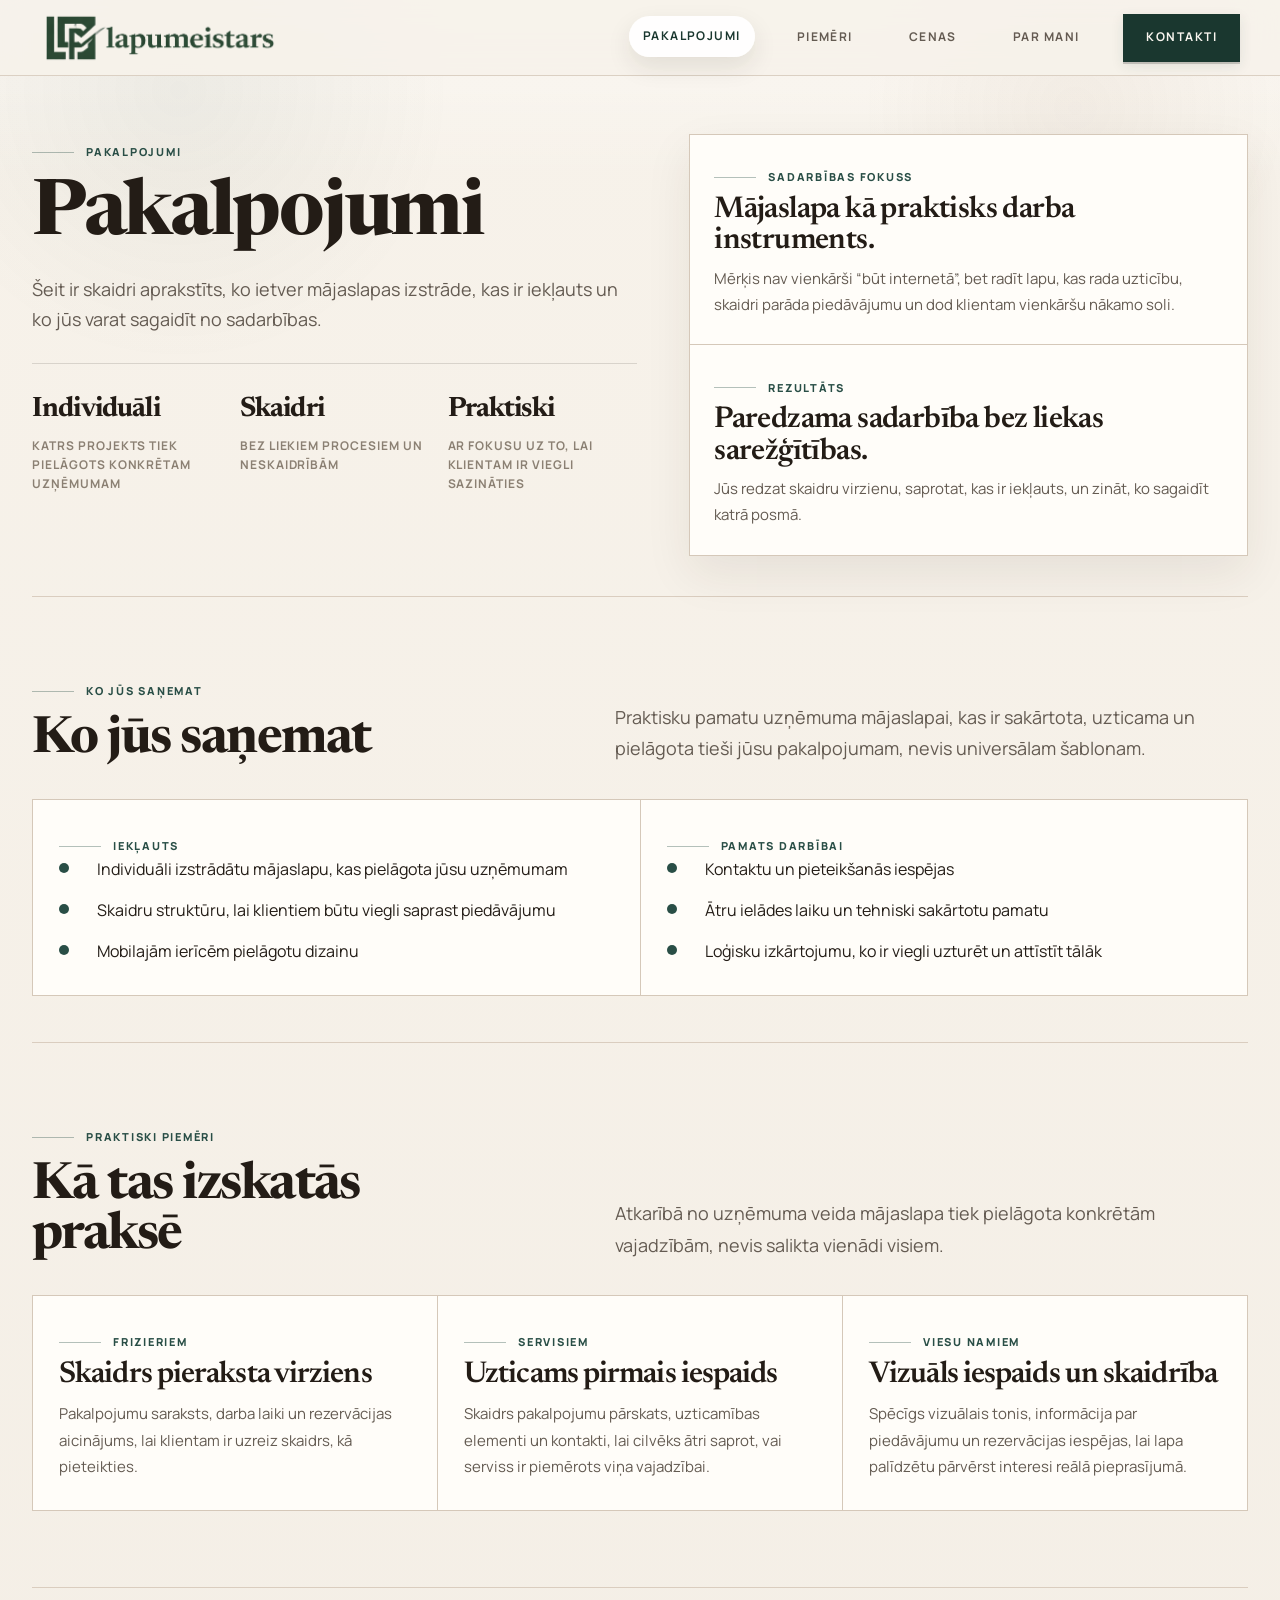
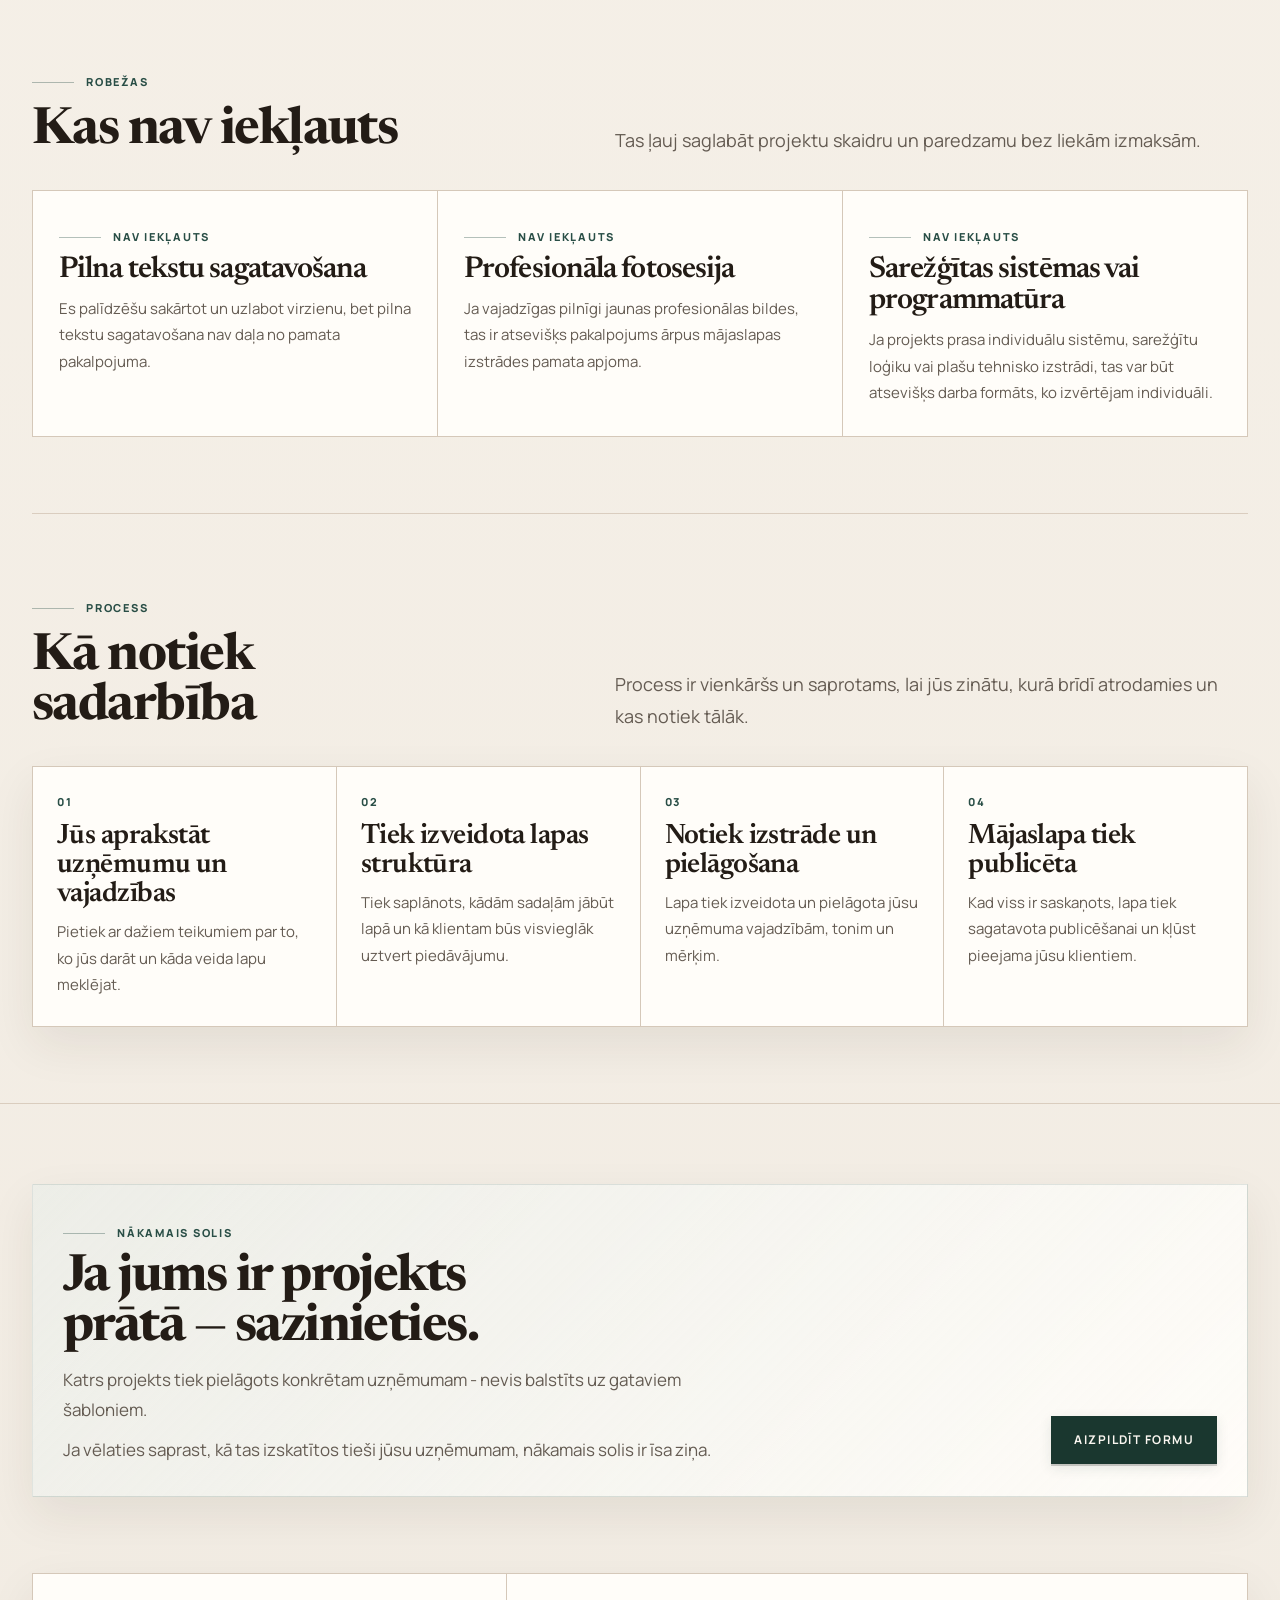
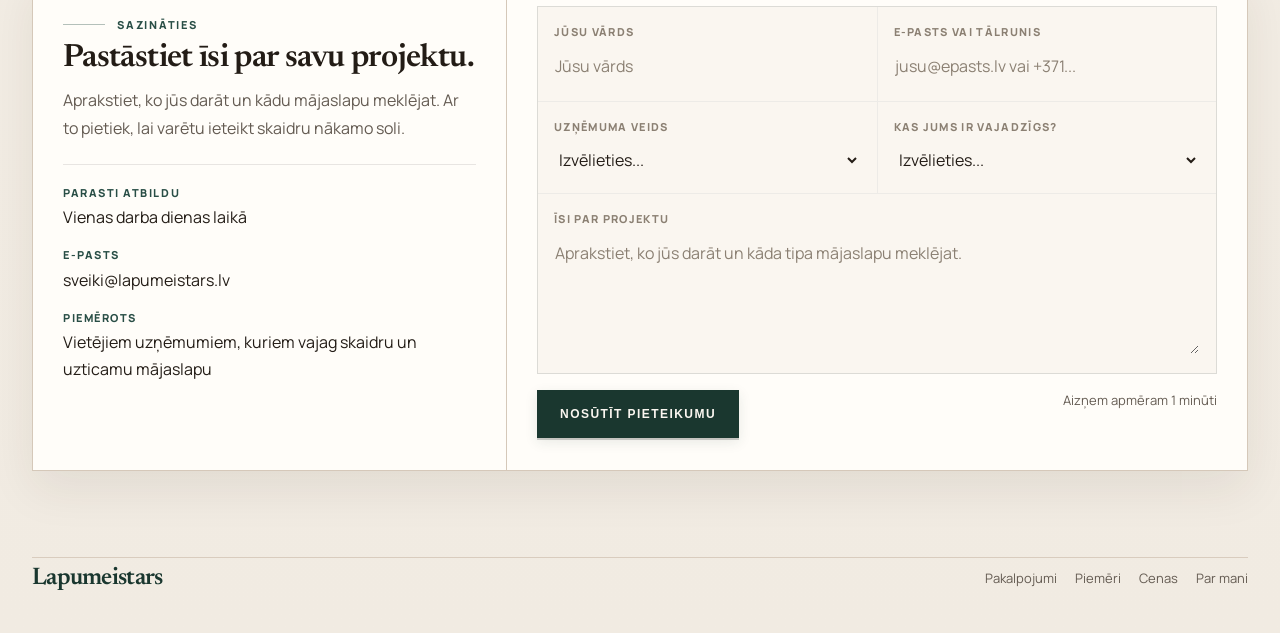
<file: pakalpojumi.html>
<!DOCTYPE html>
<html lang="lv">
<head>
  <meta charset="UTF-8" />
  <meta name="viewport" content="width=device-width, initial-scale=1.0" />
  <title>Lapumeistars | Pakalpojumi</title>
  <meta
    name="description"
    content="Uzziniet, ko ietver Lapumeistars mājaslapas izstrāde, ko jūs saņemat sadarbībā un kā notiek process no idejas līdz publicēšanai."
  />
  <meta property="og:type" content="website" />
  <meta property="og:locale" content="lv_LV" />
  <meta property="og:title" content="Lapumeistars | Pakalpojumi" />
  <meta
    property="og:description"
    content="Skaidri aprakstīts, ko ietver mājaslapas izstrāde, kas ir iekļauts un ko jūs varat sagaidīt no sadarbības ar Lapumeistars."
  />
  <link rel="icon" type="image/png" sizes="256x256" href="lapumeistars-favicon.png" />
  <link rel="shortcut icon" href="lapumeistars-favicon.png" />
  <link rel="preconnect" href="https://fonts.googleapis.com" />
  <link rel="preconnect" href="https://fonts.gstatic.com" crossorigin />
  <link
    href="https://fonts.googleapis.com/css2?family=Manrope:wght@400;500;600;700;800&family=Newsreader:opsz,wght@6..72,400;6..72,600;6..72,700&display=swap"
    rel="stylesheet"
  />
  <link rel="preload" as="image" href="lapumeistars-logo.png" />
  <style>
    *, *::before, *::after { box-sizing: border-box; margin: 0; padding: 0; }

    :root {
      --paper: #f3ede4;
      --paper-soft: #faf6f0;
      --surface: #fffdf9;
      --surface-tint: #eee6db;
      --ink: #231c16;
      --muted: #645b52;
      --muted-soft: #8b8073;
      --line: #d5c8b9;
      --accent: #294e46;
      --accent-strong: #1a372f;
      --accent-soft: #e6eeeb;
      --warm: #8c6543;
      --shadow: 0 18px 44px rgba(45, 35, 22, 0.08);
      --danger: #a34d3d;
    }

    html {
      scroll-behavior: smooth;
      scroll-padding-top: 96px;
    }

    body {
      background:
        linear-gradient(180deg, rgba(255, 255, 255, 0.45), rgba(255, 255, 255, 0)) 0 0 / 100% 180px no-repeat,
        linear-gradient(180deg, #f7f2ea 0%, #f1ebe2 100%);
      color: var(--ink);
      font-family: "Manrope", sans-serif;
      font-size: 16px;
      line-height: 1.7;
      min-height: 100vh;
      overflow-x: hidden;
    }

    body::before {
      content: "";
      position: fixed;
      inset: 0;
      pointer-events: none;
      background:
        radial-gradient(circle at 14% 10%, rgba(41, 78, 70, 0.06), transparent 20%),
        radial-gradient(circle at 84% 12%, rgba(140, 101, 67, 0.06), transparent 16%);
      z-index: -1;
    }

    a { color: inherit; text-decoration: none; }

    nav {
      position: sticky;
      top: 0;
      z-index: 100;
      display: flex;
      align-items: center;
      justify-content: space-between;
      gap: 30px;
      height: 76px;
      padding: 0 40px;
      background: rgba(247, 242, 234, 0.9);
      backdrop-filter: blur(14px);
      border-bottom: 1px solid rgba(213, 200, 185, 0.8);
    }

    .nav-logo {
      display: inline-flex;
      align-items: center;
      flex-shrink: 0;
    }

    .nav-logo img {
      display: block;
      width: auto;
      max-width: 100%;
      height: 56px;
    }

    .nav-links {
      display: flex;
      align-items: center;
      gap: 28px;
      list-style: none;
      margin-left: auto;
    }

    .nav-links a {
      display: inline-flex;
      align-items: center;
      justify-content: center;
      min-height: 40px;
      padding: 10px 14px;
      border-radius: 999px;
      font-size: 12px;
      font-weight: 700;
      letter-spacing: 0.12em;
      text-transform: uppercase;
      color: var(--muted);
      transition: background 0.18s ease, color 0.18s ease, box-shadow 0.18s ease, transform 0.18s ease;
    }

    .nav-links a:hover,
    .nav-links a:focus-visible,
    .nav-links a[aria-current="page"] {
      color: var(--accent-strong);
      background: rgba(255, 255, 255, 0.92);
      box-shadow: 0 10px 24px rgba(35, 28, 22, 0.1);
      transform: translateY(-1px);
    }

    .nav-cta,
    .btn-primary {
      display: inline-flex;
      align-items: center;
      justify-content: center;
      min-height: 48px;
      padding: 0 22px;
      border: 1px solid var(--accent-strong);
      background: var(--accent-strong);
      color: var(--paper-soft);
      font-size: 12px;
      font-weight: 700;
      letter-spacing: 0.12em;
      text-transform: uppercase;
      box-shadow: 0 2px 0 rgba(0, 0, 0, 0.18), 0 4px 12px rgba(26, 55, 47, 0.1);
      transition: background 0.18s ease, border-color 0.18s ease, transform 0.18s ease, box-shadow 0.18s ease;
    }

    .nav-cta:hover,
    .nav-cta:focus-visible,
    .btn-primary:hover,
    .btn-primary:focus-visible {
      background: var(--accent);
      border-color: var(--accent);
      transform: translateY(-1px);
      box-shadow: 0 4px 0 rgba(0, 0, 0, 0.16), 0 8px 20px rgba(26, 55, 47, 0.16);
    }

    .btn-secondary {
      display: inline-flex;
      align-items: center;
      justify-content: center;
      min-height: 48px;
      padding: 0 22px;
      border: 1px solid rgba(41, 78, 70, 0.35);
      background: transparent;
      color: var(--accent-strong);
      font-size: 12px;
      font-weight: 700;
      letter-spacing: 0.12em;
      text-transform: uppercase;
      transition: border-color 0.18s ease, color 0.18s ease, transform 0.18s ease, background 0.18s ease;
    }

    .btn-secondary:hover,
    .btn-secondary:focus-visible {
      color: var(--accent-strong);
      border-color: var(--accent-strong);
      background: var(--accent-soft);
      transform: translateY(-1px);
    }

    .nav-toggle {
      display: none;
      width: 48px;
      height: 48px;
      padding: 0;
      border: 1px solid rgba(41, 78, 70, 0.18);
      background: rgba(255, 253, 249, 0.72);
      color: var(--accent-strong);
      align-items: center;
      justify-content: center;
      cursor: pointer;
      flex-direction: column;
      gap: 5px;
      flex-shrink: 0;
    }

    .nav-toggle span {
      display: block;
      width: 18px;
      height: 2px;
      background: currentColor;
      transition: transform 0.22s ease, opacity 0.22s ease;
    }

    nav.is-open .nav-toggle span:nth-child(1) { transform: translateY(7px) rotate(45deg); }
    nav.is-open .nav-toggle span:nth-child(2) { opacity: 0; }
    nav.is-open .nav-toggle span:nth-child(3) { transform: translateY(-7px) rotate(-45deg); }

    .page-shell,
    .contact-inner,
    footer {
      width: min(1240px, calc(100% - 64px));
      margin: 0 auto;
    }

    .hero {
      display: grid;
      grid-template-columns: minmax(0, 1.04fr) minmax(300px, 0.96fr);
      gap: 52px;
      align-items: start;
      padding: 58px 0 40px;
    }

    .eyebrow,
    .section-flag,
    .step-number {
      font-size: 11px;
      font-weight: 800;
      letter-spacing: 0.16em;
      text-transform: uppercase;
      color: var(--accent);
    }

    .eyebrow,
    .section-flag {
      display: inline-flex;
      align-items: center;
      gap: 12px;
    }

    .eyebrow::before,
    .section-flag::before {
      content: "";
      width: 42px;
      height: 1px;
      background: rgba(41, 78, 70, 0.35);
    }

    .hero-title,
    .section-title,
    .card-title,
    .cta-title {
      font-family: "Newsreader", serif;
      letter-spacing: -0.03em;
      color: var(--ink);
    }

    .hero-title {
      margin-top: 18px;
      margin-bottom: 20px;
      font-size: clamp(48px, 6vw, 78px);
      line-height: 0.96;
      max-width: 8.5ch;
      text-wrap: balance;
    }

    .hero-body,
    .section-copy,
    .card-body,
    .cta-copy,
    .microcopy,
    .step-body {
      color: var(--muted);
    }

    .hero-body {
      max-width: 44rem;
      font-size: 18px;
    }

    .hero-meta {
      display: grid;
      grid-template-columns: repeat(3, minmax(0, 1fr));
      gap: 18px;
      margin-top: 28px;
      padding-top: 22px;
      border-top: 1px solid rgba(35, 28, 22, 0.14);
    }

    .hero-meta strong {
      display: block;
      margin-bottom: 4px;
      font-family: "Newsreader", serif;
      font-size: 28px;
      font-weight: 700;
      letter-spacing: -0.03em;
    }

    .hero-meta span {
      display: block;
      font-size: 12px;
      font-weight: 700;
      letter-spacing: 0.08em;
      text-transform: uppercase;
      color: var(--muted-soft);
      line-height: 1.55;
    }

    .hero-side {
      display: grid;
      gap: 1px;
      border: 1px solid var(--line);
      background: var(--line);
      box-shadow: var(--shadow);
    }

    .hero-side-card {
      padding: 24px 24px 26px;
      background: var(--surface);
    }

    .hero-side-card strong {
      display: block;
      margin: 8px 0 8px;
      font-family: "Newsreader", serif;
      font-size: 30px;
      font-weight: 600;
      line-height: 1.05;
      letter-spacing: -0.02em;
    }

    .hero-side-card p {
      color: var(--muted);
      font-size: 15px;
      line-height: 1.75;
    }

    .section {
      padding: 76px 0;
      border-top: 1px solid rgba(213, 200, 185, 0.86);
    }

    .section.receive-section {
      padding-bottom: 46px;
    }

    .section-header {
      display: grid;
      grid-template-columns: minmax(0, 0.92fr) minmax(340px, 1.08fr);
      gap: 44px;
      align-items: end;
      margin-bottom: 34px;
    }

    .section-title {
      margin-top: 14px;
      font-size: clamp(34px, 4vw, 54px);
      line-height: 0.98;
      max-width: 12ch;
    }

    .section-copy {
      font-size: 18px;
      line-height: 1.75;
      max-width: 42rem;
    }

    .service-grid,
    .receive-grid,
    .examples-grid,
    .not-included-grid {
      display: grid;
      gap: 1px;
      border: 1px solid var(--line);
      background: var(--line);
    }

    .service-grid,
    .receive-grid {
      grid-template-columns: repeat(2, minmax(0, 1fr));
    }

    .examples-grid {
      grid-template-columns: repeat(3, minmax(0, 1fr));
    }

    .not-included-grid {
      grid-template-columns: repeat(3, minmax(0, 1fr));
    }

    .info-card {
      padding: 28px 26px 30px;
      background: var(--surface);
    }

    .card-title {
      margin: 8px 0 10px;
      font-size: 30px;
      font-weight: 600;
      line-height: 1.04;
    }

    .card-body {
      font-size: 15px;
      line-height: 1.75;
    }

    .receive-list {
      display: grid;
      gap: 14px;
      list-style: none;
    }

    .receive-list li {
      display: grid;
      grid-template-columns: 24px minmax(0, 1fr);
      gap: 14px;
      align-items: start;
    }

    .receive-list li::before {
      content: "";
      width: 10px;
      height: 10px;
      margin-top: 0.45em;
      border-radius: 50%;
      background: var(--accent);
    }

    .step-grid {
      display: grid;
      grid-template-columns: repeat(4, minmax(0, 1fr));
      gap: 1px;
      border: 1px solid var(--line);
      background: var(--line);
      box-shadow: var(--shadow);
    }

    .step-card {
      padding: 26px 24px 28px;
      background: var(--surface);
    }

    .step-number {
      display: block;
      margin-bottom: 10px;
    }

    .step-card strong {
      display: block;
      margin-bottom: 10px;
      font-family: "Newsreader", serif;
      font-size: 28px;
      font-weight: 600;
      line-height: 1.04;
      letter-spacing: -0.02em;
    }

    .step-body {
      font-size: 15px;
      line-height: 1.75;
    }

    .cta-section {
      padding: 80px 0 32px;
      border-top: 1px solid rgba(213, 200, 185, 0.86);
    }

    .cta-panel {
      display: grid;
      grid-template-columns: minmax(0, 1fr) auto;
      gap: 28px;
      align-items: end;
      padding: 30px 30px 32px;
      border: 1px solid rgba(41, 78, 70, 0.14);
      background: linear-gradient(135deg, rgba(230, 238, 235, 0.48), rgba(255, 253, 249, 0.96));
      box-shadow: var(--shadow);
    }

    .cta-title {
      margin: 10px 0 12px;
      font-size: clamp(34px, 4vw, 52px);
      line-height: 0.98;
      max-width: 13ch;
    }

    .cta-copy {
      font-size: 17px;
      line-height: 1.75;
      max-width: 42rem;
    }

    .cta-copy + .cta-copy {
      margin-top: 10px;
    }

    .contact-section {
      padding: 44px 0 86px;
    }

    .contact-grid {
      display: grid;
      grid-template-columns: minmax(280px, 0.78fr) minmax(0, 1.22fr);
      gap: 1px;
      border: 1px solid var(--line);
      background: var(--line);
      box-shadow: var(--shadow);
    }

    .contact-panel,
    .form-panel {
      background: var(--surface);
      padding: 32px 30px;
    }

    .contact-panel strong {
      display: block;
      margin: 8px 0 10px;
      font-family: "Newsreader", serif;
      font-size: 32px;
      font-weight: 600;
      line-height: 1.04;
      letter-spacing: -0.02em;
    }

    .contact-panel p {
      color: var(--muted);
      font-size: 16px;
      line-height: 1.75;
      max-width: 30rem;
    }

    .contact-meta {
      display: grid;
      gap: 16px;
      margin-top: 22px;
      padding-top: 20px;
      border-top: 1px solid rgba(35, 28, 22, 0.1);
      list-style: none;
    }

    .contact-meta strong {
      display: block;
      margin: 0 0 4px;
      font-size: 11px;
      font-weight: 800;
      letter-spacing: 0.14em;
      text-transform: uppercase;
      color: var(--accent);
      font-family: "Manrope", sans-serif;
      line-height: 1.4;
    }

    .contact-meta span,
    .contact-meta a {
      color: var(--ink);
      font-size: 16px;
      line-height: 1.6;
    }

    .form-grid {
      display: grid;
      grid-template-columns: repeat(2, minmax(0, 1fr));
      gap: 1px;
      border: 1px solid rgba(35, 28, 22, 0.08);
      background: rgba(35, 28, 22, 0.08);
    }

    .field {
      display: grid;
      gap: 8px;
      padding: 16px 16px 18px;
      background: var(--paper-soft);
    }

    .field-full {
      grid-column: 1 / -1;
    }

    .field label {
      font-size: 11px;
      font-weight: 800;
      letter-spacing: 0.12em;
      text-transform: uppercase;
      color: var(--muted-soft);
    }

    .field input,
    .field select,
    .field textarea {
      width: 100%;
      border: 1px solid transparent;
      background: transparent;
      color: var(--ink);
      font: inherit;
      outline: none;
      padding: 2px 0;
      caret-color: var(--accent-strong);
    }

    .field textarea {
      min-height: 118px;
      resize: vertical;
    }

    .field input::placeholder,
    .field textarea::placeholder {
      color: var(--muted-soft);
    }

    .form-panel.is-attempted input:invalid,
    .form-panel.is-attempted select:invalid,
    .form-panel.is-attempted textarea:invalid {
      border-color: var(--danger);
    }

    .form-actions {
      display: flex;
      align-items: flex-start;
      justify-content: space-between;
      gap: 16px;
      flex-wrap: wrap;
      margin-top: 16px;
    }

    .microcopy {
      font-size: 13px;
      line-height: 1.55;
    }

    .form-msg {
      display: none;
      margin-top: 14px;
      padding: 14px 16px;
      border: 1px solid rgba(41, 78, 70, 0.18);
      background: rgba(230, 238, 235, 0.5);
      font-size: 14px;
      line-height: 1.65;
    }

    .form-msg.show { display: block; }

    .form-msg.is-error {
      border-color: rgba(163, 77, 61, 0.22);
      background: rgba(163, 77, 61, 0.08);
      color: #6f362d;
    }

    .form-msg.is-success {
      color: var(--accent-strong);
    }

    .hp-field {
      position: absolute;
      left: -9999px;
      width: 1px;
      height: 1px;
      opacity: 0;
      pointer-events: none;
    }

    footer {
      display: flex;
      align-items: center;
      justify-content: space-between;
      gap: 18px;
      padding: 0 0 34px;
      font-size: 13px;
      color: var(--muted);
      border-top: 1px solid rgba(213, 200, 185, 0.86);
    }

    .footer-brand {
      font-family: "Newsreader", serif;
      font-size: 24px;
      font-weight: 600;
      letter-spacing: -0.03em;
      color: var(--accent-strong);
    }

    .footer-links {
      display: flex;
      align-items: center;
      flex-wrap: wrap;
      gap: 18px;
    }

    .reveal {
      opacity: 0;
      transform: translateY(24px);
      transition: opacity 0.55s ease, transform 0.55s ease;
    }

    .reveal.visible {
      opacity: 1;
      transform: translateY(0);
    }

    .delay-1 { transition-delay: 0.08s; }
    .delay-2 { transition-delay: 0.16s; }

    @media (max-width: 1080px) {
      .hero,
      .section-header,
      .cta-panel,
      .contact-grid {
        grid-template-columns: 1fr;
      }

      .service-grid,
      .receive-grid,
      .examples-grid,
      .not-included-grid,
      .step-grid,
      .form-grid {
        grid-template-columns: 1fr;
      }

      .field-full {
        grid-column: auto;
      }

      .hero-title,
      .section-title,
      .cta-title {
        max-width: none;
      }
    }

    @media (max-width: 900px) {
      nav {
        height: auto;
        align-items: center;
        flex-wrap: wrap;
        padding: 16px 20px 18px;
      }

      .nav-logo img {
        height: 44px;
      }

      .nav-toggle {
        display: inline-flex;
        margin-left: auto;
      }

      .nav-links {
        width: 100%;
        display: none;
        flex-direction: column;
        align-items: stretch;
        gap: 10px;
        margin-left: 0;
        padding-top: 14px;
      }

      nav.is-open .nav-links {
        display: flex;
      }

      nav.is-open .nav-cta {
        display: inline-flex;
      }

      .nav-links li,
      .nav-links a,
      .nav-cta {
        width: 100%;
      }

      .nav-cta {
        display: none;
        justify-content: center;
      }

      .page-shell,
      .contact-inner,
      footer {
        width: calc(100% - 40px);
      }
    }

    @media (max-width: 640px) {
      .page-shell,
      .contact-inner,
      footer {
        width: calc(100% - 24px);
      }

      .hero {
        padding-top: 34px;
      }

      .section,
      .cta-section,
      .contact-section {
        padding-top: 56px;
        padding-bottom: 56px;
      }

      .hero-meta {
        grid-template-columns: 1fr;
      }

      .hero-side-card,
      .info-card,
      .step-card,
      .contact-panel,
      .form-panel,
      .cta-panel {
        padding: 24px 20px;
      }

      footer {
        flex-direction: column;
        align-items: flex-start;
        padding-bottom: 24px;
      }
    }
  </style>
</head>
<body>
  <nav>
    <a href="index.html" class="nav-logo" aria-label="Lapumeistars sākumlapa">
      <img
        src="lapumeistars-logo.png"
        alt="Lapumeistars"
        width="967"
        height="226"
        fetchpriority="high"
        decoding="async"
      />
    </a>
    <button
      type="button"
      class="nav-toggle"
      aria-expanded="false"
      aria-controls="primary-navigation"
      aria-label="Atvērt navigāciju"
    >
      <span></span>
      <span></span>
      <span></span>
    </button>
    <ul class="nav-links" id="primary-navigation">
      <li><a href="pakalpojumi.html" aria-current="page">Pakalpojumi</a></li>
      <li><a href="piemeri.html">Piemēri</a></li>
      <li><a href="cenas.html">Cenas</a></li>
      <li><a href="par-mani.html">Par mani</a></li>
    </ul>
    <a href="#contact" class="nav-cta">Kontakti</a>
  </nav>

  <main class="page-shell">
    <section class="hero">
      <div class="reveal">
        <p class="eyebrow">Pakalpojumi</p>
        <h1 class="hero-title">Pakalpojumi</h1>
        <p class="hero-body">
          Šeit ir skaidri aprakstīts, ko ietver mājaslapas izstrāde, kas ir iekļauts un ko jūs varat sagaidīt no sadarbības.
        </p>

        <div class="hero-meta">
          <div>
            <strong>Individuāli</strong>
            <span>Katrs projekts tiek pielāgots konkrētam uzņēmumam</span>
          </div>
          <div>
            <strong>Skaidri</strong>
            <span>Bez liekiem procesiem un neskaidrībām</span>
          </div>
          <div>
            <strong>Praktiski</strong>
            <span>Ar fokusu uz to, lai klientam ir viegli sazināties</span>
          </div>
        </div>
      </div>

      <aside class="hero-side reveal delay-1">
        <div class="hero-side-card">
          <span class="section-flag">Sadarbības fokuss</span>
          <strong>Mājaslapa kā praktisks darba instruments.</strong>
          <p>
            Mērķis nav vienkārši “būt internetā”, bet radīt lapu, kas rada uzticību, skaidri parāda piedāvājumu un dod klientam vienkāršu nākamo soli.
          </p>
        </div>

        <div class="hero-side-card">
          <span class="section-flag">Rezultāts</span>
          <strong>Paredzama sadarbība bez liekas sarežģītības.</strong>
          <p>
            Jūs redzat skaidru virzienu, saprotat, kas ir iekļauts, un zināt, ko sagaidīt katrā posmā.
          </p>
        </div>
      </aside>
    </section>

    <section class="section receive-section">
      <div class="section-header reveal">
        <div>
          <p class="section-flag">Ko jūs saņemat</p>
          <h2 class="section-title">Ko jūs saņemat</h2>
        </div>
        <p class="section-copy">
          Praktisku pamatu uzņēmuma mājaslapai, kas ir sakārtota, uzticama un pielāgota tieši jūsu pakalpojumam, nevis universālam šablonam.
        </p>
      </div>

      <div class="receive-grid reveal delay-1">
        <article class="info-card">
          <span class="section-flag">Iekļauts</span>
          <ul class="receive-list">
            <li><span>Individuāli izstrādātu mājaslapu, kas pielāgota jūsu uzņēmumam</span></li>
            <li><span>Skaidru struktūru, lai klientiem būtu viegli saprast piedāvājumu</span></li>
            <li><span>Mobilajām ierīcēm pielāgotu dizainu</span></li>
          </ul>
        </article>
        <article class="info-card">
          <span class="section-flag">Pamats darbībai</span>
          <ul class="receive-list">
            <li><span>Kontaktu un pieteikšanās iespējas</span></li>
            <li><span>Ātru ielādes laiku un tehniski sakārtotu pamatu</span></li>
            <li><span>Loģisku izkārtojumu, ko ir viegli uzturēt un attīstīt tālāk</span></li>
          </ul>
        </article>
      </div>
    </section>

    <section class="section">
      <div class="section-header reveal">
        <div>
          <p class="section-flag">Praktiski piemēri</p>
          <h2 class="section-title">Kā tas izskatās praksē</h2>
        </div>
        <p class="section-copy">
          Atkarībā no uzņēmuma veida mājaslapa tiek pielāgota konkrētām vajadzībām, nevis salikta vienādi visiem.
        </p>
      </div>

      <div class="examples-grid reveal delay-1">
        <article class="info-card">
          <span class="section-flag">Frizieriem</span>
          <h3 class="card-title">Skaidrs pieraksta virziens</h3>
          <p class="card-body">
            Pakalpojumu saraksts, darba laiki un rezervācijas aicinājums, lai klientam ir uzreiz skaidrs, kā pieteikties.
          </p>
        </article>
        <article class="info-card">
          <span class="section-flag">Servisiem</span>
          <h3 class="card-title">Uzticams pirmais iespaids</h3>
          <p class="card-body">
            Skaidrs pakalpojumu pārskats, uzticamības elementi un kontakti, lai cilvēks ātri saprot, vai serviss ir piemērots viņa vajadzībai.
          </p>
        </article>
        <article class="info-card">
          <span class="section-flag">Viesu namiem</span>
          <h3 class="card-title">Vizuāls iespaids un skaidrība</h3>
          <p class="card-body">
            Spēcīgs vizuālais tonis, informācija par piedāvājumu un rezervācijas iespējas, lai lapa palīdzētu pārvērst interesi reālā pieprasījumā.
          </p>
        </article>
      </div>
    </section>

    <section class="section">
      <div class="section-header reveal">
        <div>
          <p class="section-flag">Robežas</p>
          <h2 class="section-title">Kas nav iekļauts</h2>
        </div>
        <p class="section-copy">
          Tas ļauj saglabāt projektu skaidru un paredzamu bez liekām izmaksām.
        </p>
      </div>

      <div class="not-included-grid reveal delay-1">
        <article class="info-card">
          <span class="section-flag">Nav iekļauts</span>
          <h3 class="card-title">Pilna tekstu sagatavošana</h3>
          <p class="card-body">
            Es palīdzēšu sakārtot un uzlabot virzienu, bet pilna tekstu sagatavošana nav daļa no pamata pakalpojuma.
          </p>
        </article>
        <article class="info-card">
          <span class="section-flag">Nav iekļauts</span>
          <h3 class="card-title">Profesionāla fotosesija</h3>
          <p class="card-body">
            Ja vajadzīgas pilnīgi jaunas profesionālas bildes, tas ir atsevišķs pakalpojums ārpus mājaslapas izstrādes pamata apjoma.
          </p>
        </article>
        <article class="info-card">
          <span class="section-flag">Nav iekļauts</span>
          <h3 class="card-title">Sarežģītas sistēmas vai programmatūra</h3>
          <p class="card-body">
            Ja projekts prasa individuālu sistēmu, sarežģītu loģiku vai plašu tehnisko izstrādi, tas var būt atsevišķs darba formāts, ko izvērtējam individuāli.
          </p>
        </article>
      </div>
    </section>

    <section class="section">
      <div class="section-header reveal">
        <div>
          <p class="section-flag">Process</p>
          <h2 class="section-title">Kā notiek sadarbība</h2>
        </div>
        <p class="section-copy">
          Process ir vienkāršs un saprotams, lai jūs zinātu, kurā brīdī atrodamies un kas notiek tālāk.
        </p>
      </div>

      <div class="step-grid reveal delay-1">
        <article class="step-card">
          <span class="step-number">01</span>
          <strong>Jūs aprakstāt uzņēmumu un vajadzības</strong>
          <p class="step-body">
            Pietiek ar dažiem teikumiem par to, ko jūs darāt un kāda veida lapu meklējat.
          </p>
        </article>
        <article class="step-card">
          <span class="step-number">02</span>
          <strong>Tiek izveidota lapas struktūra</strong>
          <p class="step-body">
            Tiek saplānots, kādām sadaļām jābūt lapā un kā klientam būs visvieglāk uztvert piedāvājumu.
          </p>
        </article>
        <article class="step-card">
          <span class="step-number">03</span>
          <strong>Notiek izstrāde un pielāgošana</strong>
          <p class="step-body">
            Lapa tiek izveidota un pielāgota jūsu uzņēmuma vajadzībām, tonim un mērķim.
          </p>
        </article>
        <article class="step-card">
          <span class="step-number">04</span>
          <strong>Mājaslapa tiek publicēta</strong>
          <p class="step-body">
            Kad viss ir saskaņots, lapa tiek sagatavota publicēšanai un kļūst pieejama jūsu klientiem.
          </p>
        </article>
      </div>
    </section>
  </main>

  <section class="cta-section">
    <div class="page-shell">
      <div class="cta-panel reveal">
        <div>
          <p class="section-flag">Nākamais solis</p>
          <h2 class="cta-title">Ja jums ir projekts prātā — sazinieties.</h2>
          <p class="cta-copy">
            Katrs projekts tiek pielāgots konkrētam uzņēmumam - nevis balstīts uz gataviem šabloniem.
          </p>
          <p class="cta-copy">
            Ja vēlaties saprast, kā tas izskatītos tieši jūsu uzņēmumam, nākamais solis ir īsa ziņa.
          </p>
        </div>
        <div>
          <a href="#contact" class="btn-primary">Aizpildīt formu</a>
        </div>
      </div>
    </div>
  </section>

  <section class="contact-section" id="contact">
    <div class="contact-inner">
      <div class="contact-grid reveal">
        <div class="contact-panel">
          <span class="section-flag">Sazināties</span>
          <strong>Pastāstiet īsi par savu projektu.</strong>
          <p>
            Aprakstiet, ko jūs darāt un kādu mājaslapu meklējat. Ar to pietiek, lai varētu ieteikt skaidru nākamo soli.
          </p>

          <ul class="contact-meta">
            <li>
              <strong>Parasti atbildu</strong>
              <span>Vienas darba dienas laikā</span>
            </li>
            <li>
              <strong>E-pasts</strong>
              <a href="mailto:sveiki@lapumeistars.lv">sveiki@lapumeistars.lv</a>
            </li>
            <li>
              <strong>Piemērots</strong>
              <span>Vietējiem uzņēmumiem, kuriem vajag skaidru un uzticamu mājaslapu</span>
            </li>
          </ul>
        </div>

        <div class="form-panel" id="form-panel">
          <form
            id="contact-form"
            action="https://formspree.io/f/mojywbwn"
            method="POST"
            novalidate
          >
            <input class="hp-field" id="f-website" name="website" type="text" tabindex="-1" autocomplete="off" />

            <div class="form-grid">
              <div class="field">
                <label for="name">Jūsu vārds</label>
                <input id="name" name="name" type="text" placeholder="Jūsu vārds" required />
              </div>

              <div class="field">
                <label for="contact">E-pasts vai tālrunis</label>
                <input id="contact" name="contact" type="text" placeholder="jusu@epasts.lv vai +371..." autocomplete="on" required />
              </div>

              <div class="field">
                <label for="business-type">Uzņēmuma veids</label>
                <select id="business-type" name="business_type" required>
                  <option value="">Izvēlieties...</option>
                  <option>Amatniecība / Mājas pakalpojumi</option>
                  <option>Salons / Skaistumkopšana</option>
                  <option>Kafejnīca / Restorāns</option>
                  <option>Viesu nams / Apartamenti</option>
                  <option>Autoserviss / Remonts</option>
                  <option>Vietējais veikals</option>
                  <option>Profesionāli pakalpojumi</option>
                  <option>Cits</option>
                </select>
              </div>

              <div class="field">
                <label for="scope">Kas jums ir vajadzīgs?</label>
                <select id="scope" name="scope" required>
                  <option value="">Izvēlieties...</option>
                  <option>Jauna mājaslapa</option>
                  <option>Esošās lapas atjaunošana</option>
                  <option>Vairāku lapu uzņēmuma lapa</option>
                  <option>Lapa klientu pieprasījumiem</option>
                  <option>Nezinu vēl precīzi</option>
                </select>
              </div>

              <div class="field field-full">
                <label for="message">Īsi par projektu</label>
                <textarea
                  id="message"
                  name="message"
                  placeholder="Aprakstiet, ko jūs darāt un kāda tipa mājaslapu meklējat."
                  required
                ></textarea>
              </div>
            </div>

            <div class="form-actions">
              <div>
                <button class="btn-primary" id="contact-submit" type="submit">Nosūtīt pieteikumu</button>
                <div class="form-msg" id="form-msg" role="status" aria-live="polite"></div>
              </div>
              <p class="microcopy">Aizņem apmēram 1 minūti</p>
            </div>
          </form>
        </div>
      </div>
    </div>
  </section>

  <footer>
    <span class="footer-brand">Lapumeistars</span>
    <div class="footer-links">
      <a href="pakalpojumi.html">Pakalpojumi</a>
      <a href="piemeri.html">Piemēri</a>
      <a href="cenas.html">Cenas</a>
      <a href="par-mani.html">Par mani</a>
    </div>
  </footer>

  <script>
    const revealElements = document.querySelectorAll(".reveal");
    const prefersReducedMotion = window.matchMedia("(prefers-reduced-motion: reduce)").matches;
    const siteNav = document.querySelector("nav");
    const navToggle = document.querySelector(".nav-toggle");
    const navLinks = document.querySelectorAll(".nav-links a, .nav-cta");
    const contactForm = document.getElementById("contact-form");
    const formPanel = document.getElementById("form-panel");
    const formMsg = document.getElementById("form-msg");
    const contactSubmit = document.getElementById("contact-submit");
    const honeypotField = document.getElementById("f-website");
    const formspreeEndpoint = String(contactForm?.getAttribute("action") ?? "").trim();

    if (prefersReducedMotion || !("IntersectionObserver" in window)) {
      revealElements.forEach((element) => element.classList.add("visible"));
    } else {
      const observer = new IntersectionObserver(
        (entries, currentObserver) => {
          entries.forEach((entry) => {
            if (entry.isIntersecting) {
              entry.target.classList.add("visible");
              currentObserver.unobserve(entry.target);
            }
          });
        },
        {
          threshold: 0.12,
          rootMargin: "0px 0px -8% 0px"
        }
      );

      revealElements.forEach((element) => observer.observe(element));
    }

    function closeNav() {
      if (!siteNav || !navToggle) {
        return;
      }

      siteNav.classList.remove("is-open");
      navToggle.setAttribute("aria-expanded", "false");
      navToggle.setAttribute("aria-label", "Atvērt navigāciju");
    }

    navToggle?.addEventListener("click", () => {
      const isOpen = !siteNav.classList.contains("is-open");
      siteNav.classList.toggle("is-open", isOpen);
      navToggle.setAttribute("aria-expanded", String(isOpen));
      navToggle.setAttribute("aria-label", isOpen ? "Aizvērt navigāciju" : "Atvērt navigāciju");
    });

    navLinks.forEach((link) => {
      link.addEventListener("click", () => {
        if (window.innerWidth <= 900) {
          closeNav();
        }
      });
    });

    window.addEventListener("resize", () => {
      if (window.innerWidth > 900) {
        closeNav();
      }
    });

    document.addEventListener("click", (event) => {
      if (!siteNav?.classList.contains("is-open")) {
        return;
      }

      if (navToggle?.contains(event.target)) {
        return;
      }

      if (!siteNav.contains(event.target)) {
        closeNav();
      }
    });

    document.addEventListener("keydown", (event) => {
      if (event.key === "Escape" && siteNav?.classList.contains("is-open")) {
        closeNav();
      }
    });

    function hasWorkingFormspreeEndpoint() {
      return /^https:\/\/formspree\.io\/f\/[a-z0-9]+$/i.test(formspreeEndpoint);
    }

    async function readErrorMessage(response) {
      try {
        const payload = await response.json();
        if (Array.isArray(payload?.errors) && payload.errors.length > 0) {
          return payload.errors.map((item) => item.message).filter(Boolean).join(" ");
        }

        return payload?.message || payload?.error?.message || payload?.hint || response.statusText;
      } catch {
        return response.statusText;
      }
    }

    function setFormFeedback(message, type) {
      if (!formMsg) {
        return;
      }

      formMsg.textContent = message;
      formMsg.className = "form-msg show " + (type === "error" ? "is-error" : "is-success");
    }

    function setSubmitting(isSubmitting) {
      if (!contactSubmit) {
        return;
      }

      contactSubmit.disabled = isSubmitting;
      contactSubmit.textContent = isSubmitting ? "Nosūta..." : "Nosūtīt pieteikumu";
      contactSubmit.setAttribute("aria-busy", String(isSubmitting));
    }

    async function submitForm(event) {
      event.preventDefault();

      if (!contactForm || !formPanel) {
        return;
      }

      formPanel.classList.add("is-attempted");

      if (!contactForm.reportValidity()) {
        return;
      }

      if (honeypotField && honeypotField.value.trim()) {
        contactForm.reset();
        formPanel.classList.remove("is-attempted");
        setFormFeedback("Paldies. Ziņa ir saņemta.", "success");
        return;
      }

      if (!hasWorkingFormspreeEndpoint()) {
        setFormFeedback("Lai forma tiešām nosūtītu pieteikumus, jāievieto derīgs Formspree endpoint.", "error");
        return;
      }

      const formData = new FormData(contactForm);
      setSubmitting(true);

      try {
        const response = await fetch(formspreeEndpoint, {
          method: "POST",
          headers: {
            Accept: "application/json"
          },
          body: formData
        });

        if (!response.ok) {
          throw new Error(await readErrorMessage(response));
        }

        contactForm.reset();
        formPanel.classList.remove("is-attempted");
        setFormFeedback("Paldies. Pieteikums ir nosūtīts, un atbildēšu ar nākamo soli.", "success");
      } catch (error) {
        console.warn("Contact form submit failed.", error);
        setFormFeedback("Neizdevās nosūtīt pieteikumu. Lūdzu, mēģiniet vēlreiz pēc brīža.", "error");
      } finally {
        setSubmitting(false);
      }
    }

    contactForm?.addEventListener("submit", submitForm);
  </script>
</body>
</html>
</file>
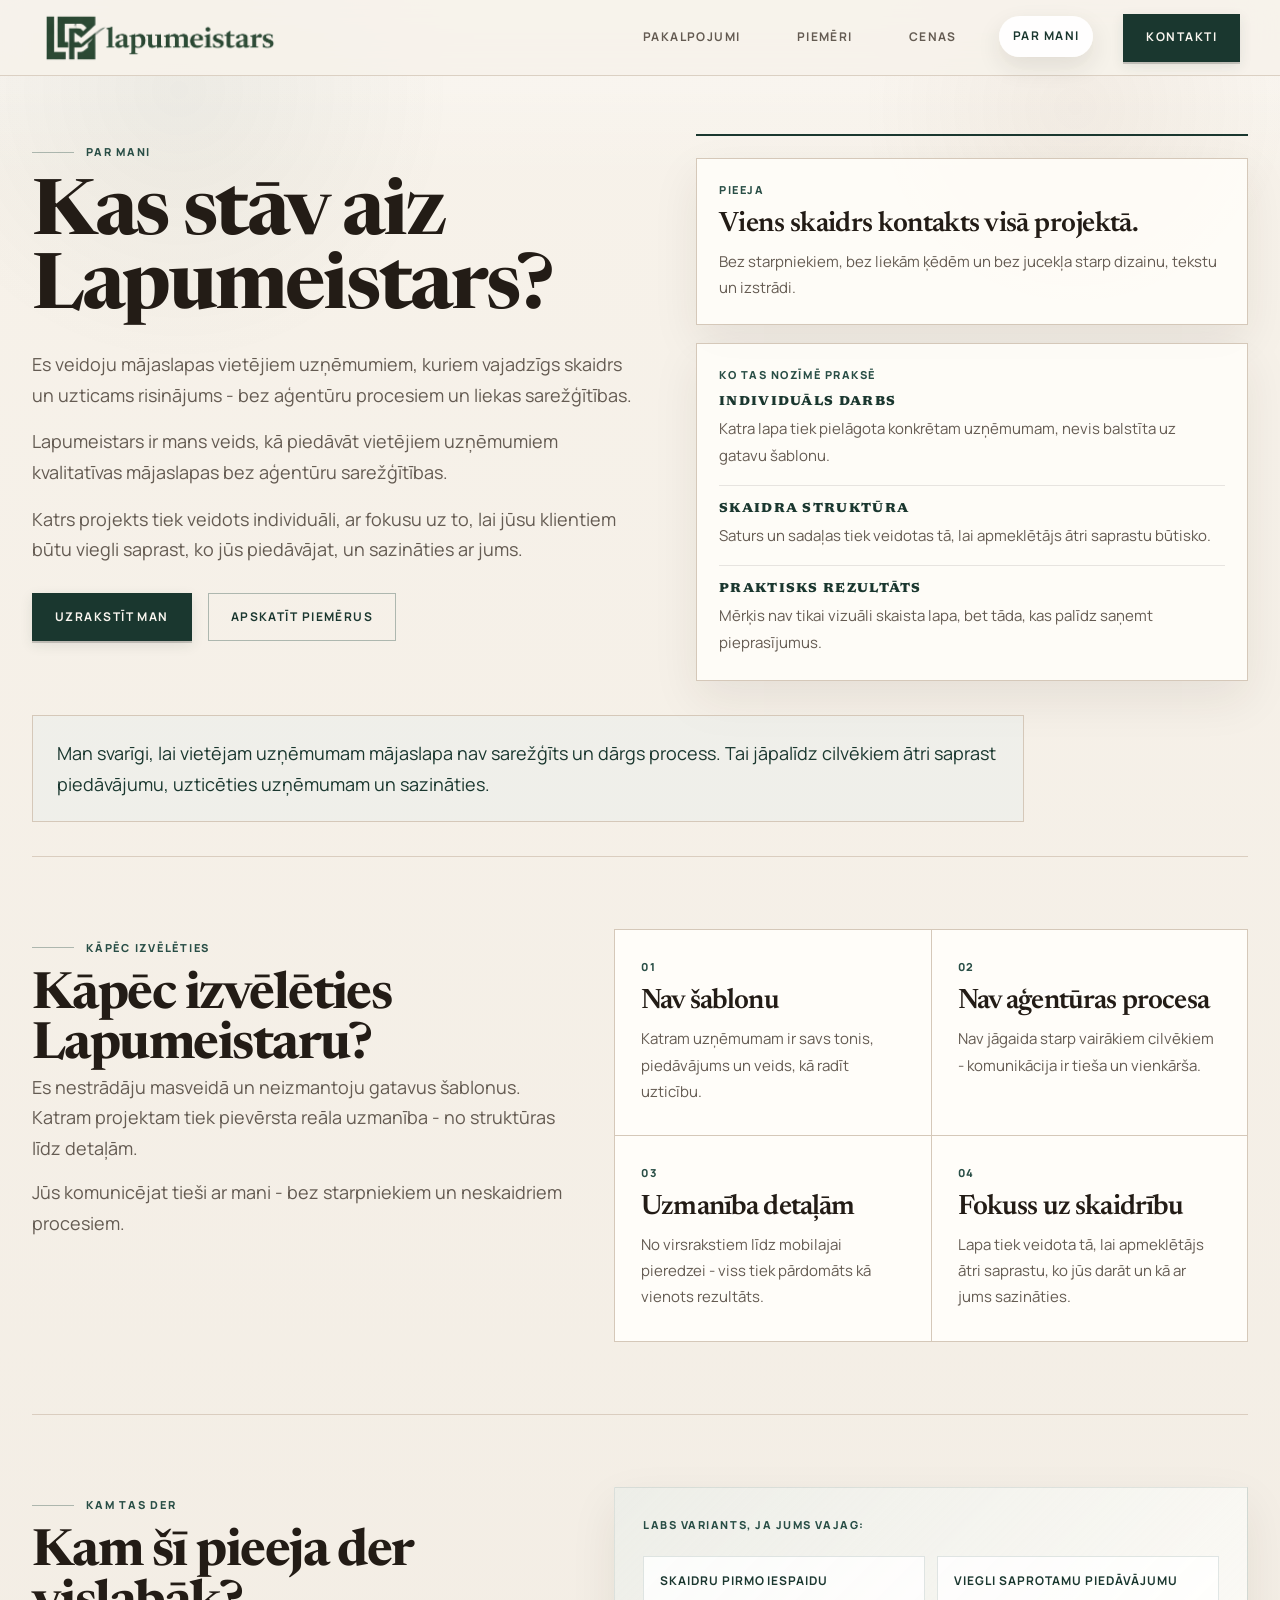
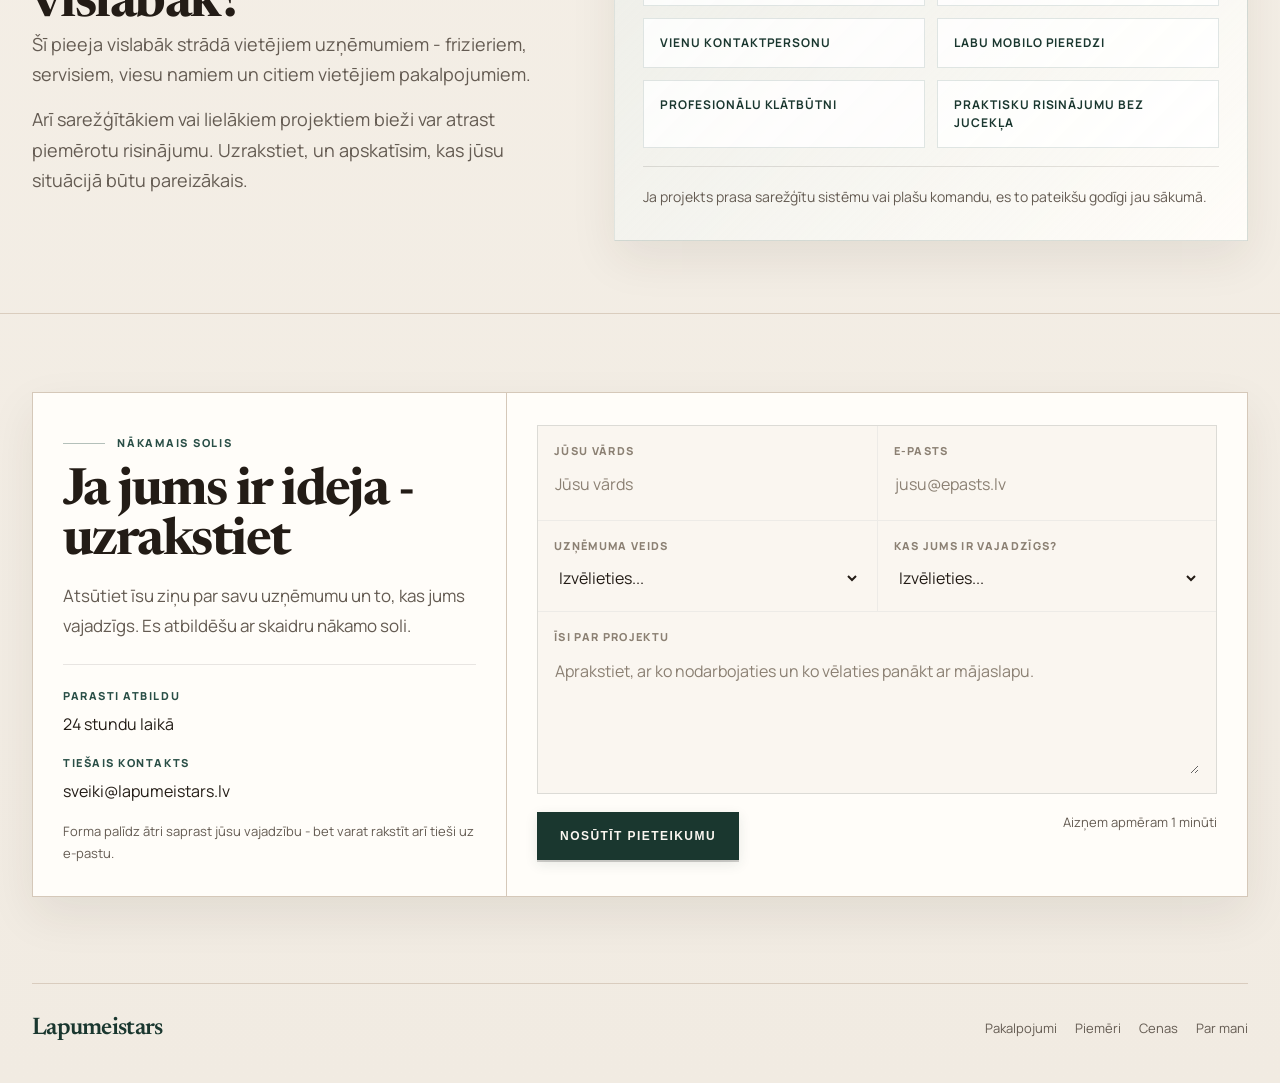
<file: par-mani.html>
<!DOCTYPE html>
<html lang="lv">
<head>
  <meta charset="UTF-8" />
  <meta name="viewport" content="width=device-width, initial-scale=1.0" />
  <title>Lapumeistars | Par mani</title>
  <meta
    name="description"
    content="Uzziniet, kas stāv aiz Lapumeistars un kāpēc šī pieeja ir piemērota vietējiem uzņēmumiem, kuriem vajadzīga skaidra, uzticama mājaslapa bez aģentūras sarežģītības."
  />
  <meta property="og:type" content="website" />
  <meta property="og:locale" content="lv_LV" />
  <meta property="og:title" content="Lapumeistars | Par mani" />
  <meta
    property="og:description"
    content="Individuāla pieeja vietējiem uzņēmumiem, kam vajadzīga skaidra un uzticama mājaslapa bez liekas sarežģītības."
  />
  <link rel="icon" type="image/png" sizes="256x256" href="lapumeistars-favicon.png" />
  <link rel="shortcut icon" href="lapumeistars-favicon.png" />
  <link rel="preconnect" href="https://fonts.googleapis.com" />
  <link rel="preconnect" href="https://fonts.gstatic.com" crossorigin />
  <link
    href="https://fonts.googleapis.com/css2?family=Manrope:wght@400;500;600;700;800&family=Newsreader:opsz,wght@6..72,400;6..72,600;6..72,700&display=swap"
    rel="stylesheet"
  />
  <link rel="preload" as="image" href="lapumeistars-logo.png" />
  <style>
    *, *::before, *::after { box-sizing: border-box; margin: 0; padding: 0; }

    :root {
      --paper: #f3ede4;
      --paper-soft: #faf6f0;
      --surface: #fffdf9;
      --surface-tint: #eee6db;
      --ink: #231c16;
      --muted: #645b52;
      --muted-soft: #8b8073;
      --line: #d5c8b9;
      --accent: #294e46;
      --accent-strong: #1a372f;
      --accent-soft: #e6eeeb;
      --warm: #8c6543;
      --shadow: 0 18px 44px rgba(45, 35, 22, 0.08);
      --success: #2e6a55;
      --danger: #a34d3d;
    }

    html {
      scroll-behavior: smooth;
      scroll-padding-top: 96px;
    }

    body {
      background:
        linear-gradient(180deg, rgba(255, 255, 255, 0.45), rgba(255, 255, 255, 0)) 0 0 / 100% 180px no-repeat,
        linear-gradient(180deg, #f7f2ea 0%, #f1ebe2 100%);
      color: var(--ink);
      font-family: "Manrope", sans-serif;
      font-size: 16px;
      line-height: 1.7;
      min-height: 100vh;
      overflow-x: hidden;
    }

    body::before {
      content: "";
      position: fixed;
      inset: 0;
      pointer-events: none;
      background:
        radial-gradient(circle at 14% 10%, rgba(41, 78, 70, 0.06), transparent 20%),
        radial-gradient(circle at 84% 12%, rgba(140, 101, 67, 0.06), transparent 16%);
      z-index: -1;
    }

    a { color: inherit; text-decoration: none; }

    nav {
      position: sticky;
      top: 0;
      z-index: 100;
      display: flex;
      align-items: center;
      justify-content: space-between;
      gap: 30px;
      height: 76px;
      padding: 0 40px;
      background: rgba(247, 242, 234, 0.9);
      backdrop-filter: blur(14px);
      border-bottom: 1px solid rgba(213, 200, 185, 0.8);
    }

    .nav-logo {
      display: inline-flex;
      align-items: center;
      flex-shrink: 0;
    }

    .nav-logo img {
      display: block;
      width: auto;
      max-width: 100%;
      height: 56px;
    }

    .nav-links {
      display: flex;
      align-items: center;
      gap: 28px;
      list-style: none;
      margin-left: auto;
    }

    .nav-links a {
      display: inline-flex;
      align-items: center;
      justify-content: center;
      min-height: 40px;
      padding: 10px 14px;
      border-radius: 999px;
      font-size: 12px;
      font-weight: 700;
      letter-spacing: 0.12em;
      text-transform: uppercase;
      color: var(--muted);
      transition: background 0.18s ease, color 0.18s ease, box-shadow 0.18s ease, transform 0.18s ease;
    }

    .nav-links a:hover,
    .nav-links a:focus-visible,
    .nav-links a[aria-current="page"] {
      color: var(--accent-strong);
      background: rgba(255, 255, 255, 0.92);
      box-shadow: 0 10px 24px rgba(35, 28, 22, 0.1);
      transform: translateY(-1px);
    }

    .nav-cta,
    .btn-primary {
      display: inline-flex;
      align-items: center;
      justify-content: center;
      min-height: 48px;
      padding: 0 22px;
      border: 1px solid var(--accent-strong);
      background: var(--accent-strong);
      color: var(--paper-soft);
      font-size: 12px;
      font-weight: 700;
      letter-spacing: 0.12em;
      text-transform: uppercase;
      box-shadow: 0 2px 0 rgba(0, 0, 0, 0.18), 0 4px 12px rgba(26, 55, 47, 0.1);
      transition: background 0.18s ease, border-color 0.18s ease, transform 0.18s ease, box-shadow 0.18s ease;
    }

    .nav-cta:hover,
    .nav-cta:focus-visible,
    .btn-primary:hover,
    .btn-primary:focus-visible {
      background: var(--accent);
      border-color: var(--accent);
      transform: translateY(-1px);
      box-shadow: 0 4px 0 rgba(0, 0, 0, 0.16), 0 8px 20px rgba(26, 55, 47, 0.16);
    }

    .btn-secondary {
      display: inline-flex;
      align-items: center;
      justify-content: center;
      min-height: 48px;
      padding: 0 22px;
      border: 1px solid rgba(41, 78, 70, 0.35);
      background: transparent;
      color: var(--accent-strong);
      font-size: 12px;
      font-weight: 700;
      letter-spacing: 0.12em;
      text-transform: uppercase;
      transition: border-color 0.18s ease, color 0.18s ease, transform 0.18s ease, background 0.18s ease;
    }

    .btn-secondary:hover,
    .btn-secondary:focus-visible {
      color: var(--accent-strong);
      border-color: var(--accent-strong);
      background: var(--accent-soft);
      transform: translateY(-1px);
    }

    .nav-toggle {
      display: none;
      width: 48px;
      height: 48px;
      padding: 0;
      border: 1px solid rgba(41, 78, 70, 0.18);
      background: rgba(255, 253, 249, 0.72);
      color: var(--accent-strong);
      align-items: center;
      justify-content: center;
      cursor: pointer;
      flex-direction: column;
      gap: 5px;
      flex-shrink: 0;
    }

    .nav-toggle span {
      display: block;
      width: 18px;
      height: 2px;
      background: currentColor;
      transition: transform 0.22s ease, opacity 0.22s ease;
    }

    nav.is-open .nav-toggle span:nth-child(1) {
      transform: translateY(7px) rotate(45deg);
    }

    nav.is-open .nav-toggle span:nth-child(2) {
      opacity: 0;
    }

    nav.is-open .nav-toggle span:nth-child(3) {
      transform: translateY(-7px) rotate(-45deg);
    }

    .page-shell,
    .contact-inner,
    footer {
      width: min(1240px, calc(100% - 64px));
      margin: 0 auto;
    }

    .hero {
      display: grid;
      grid-template-columns: minmax(0, 1.05fr) minmax(300px, 0.95fr);
      gap: 54px;
      align-items: start;
      padding: 58px 0 34px;
    }

    .eyebrow,
    .section-flag {
      display: inline-flex;
      align-items: center;
      gap: 12px;
      font-size: 11px;
      font-weight: 800;
      letter-spacing: 0.16em;
      text-transform: uppercase;
      color: var(--accent);
    }

    .eyebrow::before,
    .section-flag::before {
      content: "";
      width: 42px;
      height: 1px;
      background: rgba(41, 78, 70, 0.35);
    }

    .hero-title,
    .section-title,
    .card-title,
    .contact-title {
      font-family: "Newsreader", serif;
      letter-spacing: -0.03em;
      color: var(--ink);
    }

    .hero-title {
      margin-top: 18px;
      margin-bottom: 22px;
      font-size: clamp(48px, 6vw, 78px);
      line-height: 0.96;
      max-width: 9ch;
      text-wrap: balance;
    }

    .hero-body,
    .section-copy,
    .card-body,
    .contact-copy,
    .microcopy,
    .contact-note {
      color: var(--muted);
    }

    .hero-body {
      max-width: 43rem;
      font-size: 18px;
    }

    .hero-body + .hero-body {
      margin-top: 16px;
    }

    .hero-actions {
      display: flex;
      align-items: center;
      gap: 16px;
      flex-wrap: wrap;
      margin-top: 28px;
    }

    .hero-side {
      display: grid;
      gap: 18px;
      padding-top: 22px;
      border-top: 2px solid var(--accent-strong);
    }

    .side-card {
      padding: 22px 22px 24px;
      border: 1px solid var(--line);
      background: rgba(255, 253, 249, 0.88);
      box-shadow: var(--shadow);
    }

    .side-label,
    .list-label {
      display: block;
      margin-bottom: 10px;
      font-size: 11px;
      font-weight: 800;
      letter-spacing: 0.14em;
      text-transform: uppercase;
      color: var(--accent);
    }

    .side-card strong {
      display: block;
      margin-bottom: 10px;
      font-family: "Newsreader", serif;
      font-size: 28px;
      font-weight: 600;
      line-height: 1.06;
      letter-spacing: -0.02em;
    }

    .side-card p {
      color: var(--muted);
      font-size: 15px;
    }

    .detail-list {
      display: grid;
      gap: 16px;
      list-style: none;
    }

    .detail-list li {
      padding-top: 16px;
      border-top: 1px solid rgba(35, 28, 22, 0.1);
    }

    .detail-list li:first-child {
      padding-top: 0;
      border-top: none;
    }

    .detail-list strong {
      display: block;
      margin-bottom: 6px;
      font-size: 13px;
      font-weight: 800;
      letter-spacing: 0.1em;
      text-transform: uppercase;
      color: var(--accent-strong);
    }

    .detail-list span {
      color: var(--muted);
      font-size: 15px;
      line-height: 1.65;
    }

    .mission-note {
      max-width: 62rem;
      margin: 0 0 34px;
      padding: 22px 24px;
      border: 1px solid var(--line);
      background: rgba(230, 238, 235, 0.42);
      color: var(--accent-strong);
      font-size: 18px;
      line-height: 1.7;
    }

    .section {
      padding: 72px 0;
      border-top: 1px solid rgba(213, 200, 185, 0.86);
    }

    .section-grid {
      display: grid;
      grid-template-columns: minmax(0, 0.92fr) minmax(300px, 1.08fr);
      gap: 42px;
      align-items: start;
    }

    .section-title {
      margin-top: 14px;
      font-size: clamp(34px, 4vw, 54px);
      line-height: 0.98;
      max-width: 12ch;
    }

    .section-copy {
      font-size: 18px;
      max-width: 40rem;
    }

    .section-copy + .section-copy {
      margin-top: 14px;
    }

    .card-grid {
      display: grid;
      grid-template-columns: repeat(2, minmax(0, 1fr));
      gap: 1px;
      border: 1px solid var(--line);
      background: var(--line);
    }

    .info-card {
      padding: 28px 26px 30px;
      background: var(--surface);
    }

    .card-title {
      margin-bottom: 10px;
      font-size: 28px;
      font-weight: 600;
      line-height: 1.04;
    }

    .card-body {
      font-size: 15px;
      line-height: 1.75;
    }

    .fit-box {
      padding: 28px 28px 30px;
      border: 1px solid rgba(41, 78, 70, 0.14);
      background: linear-gradient(135deg, rgba(230, 238, 235, 0.48), rgba(255, 253, 249, 0.96));
      box-shadow: var(--shadow);
    }

    .fit-list {
      display: grid;
      grid-template-columns: repeat(2, minmax(0, 1fr));
      gap: 12px;
      list-style: none;
      margin-top: 22px;
    }

    .fit-list li {
      padding: 15px 16px;
      border: 1px solid rgba(41, 78, 70, 0.14);
      background: rgba(255, 255, 255, 0.8);
      font-size: 12px;
      font-weight: 700;
      letter-spacing: 0.08em;
      text-transform: uppercase;
      color: var(--accent-strong);
      line-height: 1.5;
    }

    .fit-note {
      margin-top: 18px;
      padding-top: 18px;
      border-top: 1px solid rgba(35, 28, 22, 0.12);
      color: var(--muted);
      font-size: 14px;
      line-height: 1.75;
    }

    .contact-section {
      padding: 78px 0 86px;
      border-top: 1px solid rgba(213, 200, 185, 0.86);
    }

    .contact-grid {
      display: grid;
      grid-template-columns: minmax(280px, 0.78fr) minmax(0, 1.22fr);
      gap: 1px;
      background: var(--line);
      border: 1px solid var(--line);
      box-shadow: var(--shadow);
    }

    .contact-panel,
    .form-panel {
      background: var(--surface);
      padding: 32px 30px;
    }

    .contact-title {
      margin: 14px 0 14px;
      font-size: clamp(34px, 4vw, 52px);
      line-height: 0.98;
      max-width: 11ch;
    }

    .contact-copy {
      font-size: 17px;
      line-height: 1.75;
      max-width: 34rem;
    }

    .contact-meta {
      display: grid;
      gap: 16px;
      margin-top: 24px;
      padding-top: 22px;
      border-top: 1px solid rgba(35, 28, 22, 0.1);
    }

    .contact-meta-item strong {
      display: block;
      margin-bottom: 5px;
      font-size: 11px;
      font-weight: 800;
      letter-spacing: 0.14em;
      text-transform: uppercase;
      color: var(--accent);
    }

    .contact-meta-item span,
    .contact-meta-item a {
      color: var(--ink);
      font-size: 16px;
      line-height: 1.6;
    }

    .contact-note {
      margin-top: 16px;
      font-size: 13px;
      line-height: 1.65;
    }

    .form-grid {
      display: grid;
      grid-template-columns: repeat(2, minmax(0, 1fr));
      gap: 1px;
      background: rgba(35, 28, 22, 0.08);
      border: 1px solid rgba(35, 28, 22, 0.08);
    }

    .field {
      display: grid;
      gap: 8px;
      padding: 16px 16px 18px;
      background: var(--paper-soft);
    }

    .field-full {
      grid-column: 1 / -1;
    }

    .field label {
      font-size: 11px;
      font-weight: 800;
      letter-spacing: 0.12em;
      text-transform: uppercase;
      color: var(--muted-soft);
    }

    .field input,
    .field select,
    .field textarea {
      width: 100%;
      border: 1px solid transparent;
      background: transparent;
      color: var(--ink);
      font: inherit;
      outline: none;
      padding: 2px 0;
      caret-color: var(--accent-strong);
      transition: border-color 0.18s ease;
    }

    .field textarea {
      min-height: 120px;
      resize: vertical;
    }

    .field input::placeholder,
    .field textarea::placeholder {
      color: var(--muted-soft);
    }

    .form-panel.is-attempted input:invalid,
    .form-panel.is-attempted select:invalid,
    .form-panel.is-attempted textarea:invalid {
      border-color: var(--danger);
    }

    .form-actions {
      display: flex;
      align-items: flex-start;
      justify-content: space-between;
      gap: 18px;
      flex-wrap: wrap;
      margin-top: 18px;
    }

    .microcopy {
      font-size: 13px;
      line-height: 1.55;
    }

    .form-msg {
      display: none;
      margin-top: 14px;
      padding: 14px 16px;
      border: 1px solid rgba(41, 78, 70, 0.18);
      background: rgba(230, 238, 235, 0.5);
      font-size: 14px;
      line-height: 1.65;
    }

    .form-msg.show {
      display: block;
    }

    .form-msg.is-error {
      border-color: rgba(163, 77, 61, 0.22);
      background: rgba(163, 77, 61, 0.08);
      color: #6f362d;
    }

    .form-msg.is-success {
      color: var(--accent-strong);
    }

    .hp-field {
      position: absolute;
      left: -9999px;
      width: 1px;
      height: 1px;
      opacity: 0;
      pointer-events: none;
    }

    footer {
      display: flex;
      align-items: center;
      justify-content: space-between;
      gap: 18px;
      padding: 24px 0 34px;
      font-size: 13px;
      color: var(--muted);
      border-top: 1px solid rgba(213, 200, 185, 0.86);
    }

    .footer-brand {
      font-family: "Newsreader", serif;
      font-size: 24px;
      font-weight: 600;
      letter-spacing: -0.03em;
      color: var(--accent-strong);
    }

    .footer-links {
      display: flex;
      align-items: center;
      flex-wrap: wrap;
      gap: 18px;
    }

    .reveal {
      opacity: 0;
      transform: translateY(24px);
      transition: opacity 0.55s ease, transform 0.55s ease;
    }

    .reveal.visible {
      opacity: 1;
      transform: translateY(0);
    }

    .delay-1 { transition-delay: 0.08s; }
    .delay-2 { transition-delay: 0.16s; }

    @media (max-width: 980px) {
      .hero,
      .section-grid,
      .contact-grid {
        grid-template-columns: 1fr;
      }

      .card-grid,
      .fit-list,
      .form-grid {
        grid-template-columns: 1fr;
      }

      .field-full {
        grid-column: auto;
      }

      .hero-title,
      .section-title,
      .contact-title {
        max-width: none;
      }
    }

    @media (max-width: 900px) {
      nav {
        height: auto;
        align-items: center;
        flex-wrap: wrap;
        padding: 16px 20px 18px;
      }

      .nav-logo img {
        height: 44px;
      }

      .nav-toggle {
        display: inline-flex;
        margin-left: auto;
      }

      .nav-links {
        width: 100%;
        display: none;
        flex-direction: column;
        align-items: stretch;
        gap: 10px;
        margin-left: 0;
        padding-top: 14px;
      }

      nav.is-open .nav-links {
        display: flex;
      }

      nav.is-open .nav-cta {
        display: inline-flex;
      }

      .nav-links li,
      .nav-links a,
      .nav-cta {
        width: 100%;
      }

      .nav-cta {
        display: none;
        justify-content: center;
      }

      .page-shell,
      .contact-inner,
      footer {
        width: calc(100% - 40px);
      }
    }

    @media (max-width: 640px) {
      .page-shell,
      .contact-inner,
      footer {
        width: calc(100% - 24px);
      }

      .hero {
        padding-top: 34px;
      }

      .hero-title {
        font-size: clamp(38px, 12vw, 58px);
      }

      .section,
      .contact-section {
        padding-top: 56px;
        padding-bottom: 56px;
      }

      .contact-panel,
      .form-panel {
        padding: 24px 20px;
      }

      footer {
        flex-direction: column;
        align-items: flex-start;
        padding-bottom: 24px;
      }
    }
  </style>
</head>
<body>
  <nav>
    <a href="index.html" class="nav-logo" aria-label="Lapumeistars sākumlapa">
      <img
        src="lapumeistars-logo.png"
        alt="Lapumeistars"
        width="967"
        height="226"
        fetchpriority="high"
        decoding="async"
      />
    </a>
    <button
      type="button"
      class="nav-toggle"
      aria-expanded="false"
      aria-controls="primary-navigation"
      aria-label="Atvērt navigāciju"
    >
      <span></span>
      <span></span>
      <span></span>
    </button>
    <ul class="nav-links" id="primary-navigation">
      <li><a href="pakalpojumi.html">Pakalpojumi</a></li>
      <li><a href="piemeri.html">Piemēri</a></li>
      <li><a href="cenas.html">Cenas</a></li>
      <li><a href="par-mani.html" aria-current="page">Par mani</a></li>
    </ul>
    <a href="#contact" class="nav-cta">Kontakti</a>
  </nav>

  <main class="page-shell">
    <section class="hero">
      <div class="reveal">
        <p class="eyebrow">Par mani</p>
        <h1 class="hero-title">Kas stāv aiz Lapumeistars?</h1>
        <p class="hero-body">
          Es veidoju mājaslapas vietējiem uzņēmumiem, kuriem vajadzīgs skaidrs un uzticams risinājums - bez aģentūru procesiem un liekas sarežģītības.
        </p>
        <p class="hero-body">
          Lapumeistars ir mans veids, kā piedāvāt vietējiem uzņēmumiem kvalitatīvas mājaslapas bez aģentūru sarežģītības.
        </p>
        <p class="hero-body">
          Katrs projekts tiek veidots individuāli, ar fokusu uz to, lai jūsu klientiem būtu viegli saprast, ko jūs piedāvājat, un sazināties ar jums.
        </p>
        <div class="hero-actions">
          <a href="#contact" class="btn-primary">Uzrakstīt man</a>
          <a href="piemeri.html" class="btn-secondary">Apskatīt piemērus</a>
        </div>
      </div>

      <aside class="hero-side reveal delay-1">
        <div class="side-card">
          <span class="side-label">Pieeja</span>
          <strong>Viens skaidrs kontakts visā projektā.</strong>
          <p>
            Bez starpniekiem, bez liekām ķēdēm un bez jucekļa starp dizainu, tekstu un izstrādi.
          </p>
        </div>

        <div class="side-card">
          <span class="list-label">Ko tas nozīmē praksē</span>
          <ul class="detail-list">
            <li>
              <strong>Individuāls darbs</strong>
              <span>Katra lapa tiek pielāgota konkrētam uzņēmumam, nevis balstīta uz gatavu šablonu.</span>
            </li>
            <li>
              <strong>Skaidra struktūra</strong>
              <span>Saturs un sadaļas tiek veidotas tā, lai apmeklētājs ātri saprastu būtisko.</span>
            </li>
            <li>
              <strong>Praktisks rezultāts</strong>
              <span>Mērķis nav tikai vizuāli skaista lapa, bet tāda, kas palīdz saņemt pieprasījumus.</span>
            </li>
          </ul>
        </div>
      </aside>
    </section>

    <p class="mission-note reveal">
      Man svarīgi, lai vietējam uzņēmumam mājaslapa nav sarežģīts un dārgs process. Tai jāpalīdz cilvēkiem ātri saprast piedāvājumu, uzticēties uzņēmumam un sazināties.
    </p>

    <section class="section">
      <div class="section-grid">
        <div class="reveal">
          <p class="section-flag">Kāpēc izvēlēties</p>
          <h2 class="section-title">Kāpēc izvēlēties Lapumeistaru?</h2>
          <p class="section-copy">
            Es nestrādāju masveidā un neizmantoju gatavus šablonus. Katram projektam tiek pievērsta reāla uzmanība - no struktūras līdz detaļām.
          </p>
          <p class="section-copy">
            Jūs komunicējat tieši ar mani - bez starpniekiem un neskaidriem procesiem.
          </p>
        </div>

        <div class="card-grid reveal delay-1">
          <article class="info-card">
            <span class="list-label">01</span>
            <h3 class="card-title">Nav šablonu</h3>
            <p class="card-body">
              Katram uzņēmumam ir savs tonis, piedāvājums un veids, kā radīt uzticību.
            </p>
          </article>
          <article class="info-card">
            <span class="list-label">02</span>
            <h3 class="card-title">Nav aģentūras procesa</h3>
            <p class="card-body">
              Nav jāgaida starp vairākiem cilvēkiem - komunikācija ir tieša un vienkārša.
            </p>
          </article>
          <article class="info-card">
            <span class="list-label">03</span>
            <h3 class="card-title">Uzmanība detaļām</h3>
            <p class="card-body">
              No virsrakstiem līdz mobilajai pieredzei - viss tiek pārdomāts kā vienots rezultāts.
            </p>
          </article>
          <article class="info-card">
            <span class="list-label">04</span>
            <h3 class="card-title">Fokuss uz skaidrību</h3>
            <p class="card-body">
              Lapa tiek veidota tā, lai apmeklētājs ātri saprastu, ko jūs darāt un kā ar jums sazināties.
            </p>
          </article>
        </div>
      </div>
    </section>

    <section class="section">
      <div class="section-grid">
        <div class="reveal">
          <p class="section-flag">Kam tas der</p>
          <h2 class="section-title">Kam šī pieeja der vislabāk?</h2>
          <p class="section-copy">
            Šī pieeja vislabāk strādā vietējiem uzņēmumiem - frizieriem, servisiem, viesu namiem un citiem vietējiem pakalpojumiem.
          </p>
          <p class="section-copy">
            Arī sarežģītākiem vai lielākiem projektiem bieži var atrast piemērotu risinājumu. Uzrakstiet, un apskatīsim, kas jūsu situācijā būtu pareizākais.
          </p>
        </div>

        <div class="fit-box reveal delay-1">
          <span class="list-label">Labs variants, ja jums vajag:</span>
          <ul class="fit-list">
            <li>Skaidru pirmo iespaidu</li>
            <li>Viegli saprotamu piedāvājumu</li>
            <li>Vienu kontaktpersonu</li>
            <li>Labu mobilo pieredzi</li>
            <li>Profesionālu klātbūtni</li>
            <li>Praktisku risinājumu bez jucekļa</li>
          </ul>
          <p class="fit-note">
            Ja projekts prasa sarežģītu sistēmu vai plašu komandu, es to pateikšu godīgi jau sākumā.
          </p>
        </div>
      </div>
    </section>
  </main>

  <section class="contact-section" id="contact">
    <div class="contact-inner">
      <div class="contact-grid reveal">
        <div class="contact-panel">
          <p class="section-flag">Nākamais solis</p>
          <h2 class="contact-title">Ja jums ir ideja - uzrakstiet</h2>
          <p class="contact-copy">
            Atsūtiet īsu ziņu par savu uzņēmumu un to, kas jums vajadzīgs. Es atbildēšu ar skaidru nākamo soli.
          </p>

          <div class="contact-meta">
            <div class="contact-meta-item">
              <strong>Parasti atbildu</strong>
              <span>24 stundu laikā</span>
            </div>
            <div class="contact-meta-item">
              <strong>Tiešais kontakts</strong>
              <a href="mailto:sveiki@lapumeistars.lv">sveiki@lapumeistars.lv</a>
            </div>
          </div>

          <p class="contact-note">
            Forma palīdz ātri saprast jūsu vajadzību - bet varat rakstīt arī tieši uz e-pastu.
          </p>
        </div>

        <div class="form-panel" id="form-panel">
          <form
            id="contact-form"
            action="https://formspree.io/f/mojywbwn"
            method="POST"
            novalidate
          >
            <input class="hp-field" id="f-website" name="website" type="text" tabindex="-1" autocomplete="off" />

            <div class="form-grid">
              <div class="field">
                <label for="name">Jūsu vārds</label>
                <input id="name" name="name" type="text" placeholder="Jūsu vārds" required />
              </div>

              <div class="field">
                <label for="email">E-pasts</label>
                <input id="email" name="email" type="email" placeholder="jusu@epasts.lv" required />
              </div>

              <div class="field">
                <label for="business-type">Uzņēmuma veids</label>
                <select id="business-type" name="business_type" required>
                  <option value="">Izvēlieties...</option>
                  <option>Amatniecība / Mājas pakalpojumi</option>
                  <option>Salons / Skaistumkopšana</option>
                  <option>Kafejnīca / Restorāns</option>
                  <option>Viesu nams / Apartamenti</option>
                  <option>Autoserviss / Remonts</option>
                  <option>Vietējais veikals</option>
                  <option>Profesionāli pakalpojumi</option>
                  <option>Cits</option>
                </select>
              </div>

              <div class="field">
                <label for="scope">Kas jums ir vajadzīgs?</label>
                <select id="scope" name="scope" required>
                  <option value="">Izvēlieties...</option>
                  <option>Jauna mājaslapa</option>
                  <option>Esošās lapas atjaunošana</option>
                  <option>Vairāku lapu uzņēmuma lapa</option>
                  <option>Lapa klientu pieprasījumiem</option>
                  <option>Nezinu vēl precīzi</option>
                </select>
              </div>

              <div class="field field-full">
                <label for="message">Īsi par projektu</label>
                <textarea
                  id="message"
                  name="message"
                  placeholder="Aprakstiet, ar ko nodarbojaties un ko vēlaties panākt ar mājaslapu."
                  required
                ></textarea>
              </div>
            </div>

            <div class="form-actions">
              <div>
                <button class="btn-primary" id="contact-submit" type="submit">Nosūtīt pieteikumu</button>
                <div class="form-msg" id="form-msg" role="status" aria-live="polite"></div>
              </div>
              <p class="microcopy">Aizņem apmēram 1 minūti</p>
            </div>
          </form>
        </div>
      </div>
    </div>
  </section>

  <footer>
    <span class="footer-brand">Lapumeistars</span>
    <div class="footer-links">
      <a href="pakalpojumi.html">Pakalpojumi</a>
      <a href="piemeri.html">Piemēri</a>
      <a href="cenas.html">Cenas</a>
      <a href="par-mani.html">Par mani</a>
    </div>
  </footer>

  <script>
    const revealElements = document.querySelectorAll(".reveal");
    const prefersReducedMotion = window.matchMedia("(prefers-reduced-motion: reduce)").matches;
    const siteNav = document.querySelector("nav");
    const navToggle = document.querySelector(".nav-toggle");
    const navLinks = document.querySelectorAll(".nav-links a, .nav-cta");
    const contactForm = document.getElementById("contact-form");
    const formPanel = document.getElementById("form-panel");
    const formMsg = document.getElementById("form-msg");
    const contactSubmit = document.getElementById("contact-submit");
    const honeypotField = document.getElementById("f-website");
    const formspreeEndpoint = String(contactForm?.getAttribute("action") ?? "").trim();

    if (prefersReducedMotion || !("IntersectionObserver" in window)) {
      revealElements.forEach((element) => element.classList.add("visible"));
    } else {
      const observer = new IntersectionObserver(
        (entries, currentObserver) => {
          entries.forEach((entry) => {
            if (entry.isIntersecting) {
              entry.target.classList.add("visible");
              currentObserver.unobserve(entry.target);
            }
          });
        },
        {
          threshold: 0.12,
          rootMargin: "0px 0px -8% 0px"
        }
      );

      revealElements.forEach((element) => observer.observe(element));
    }

    function closeNav() {
      if (!siteNav || !navToggle) {
        return;
      }

      siteNav.classList.remove("is-open");
      navToggle.setAttribute("aria-expanded", "false");
      navToggle.setAttribute("aria-label", "Atvērt navigāciju");
    }

    navToggle?.addEventListener("click", () => {
      const isOpen = !siteNav.classList.contains("is-open");
      siteNav.classList.toggle("is-open", isOpen);
      navToggle.setAttribute("aria-expanded", String(isOpen));
      navToggle.setAttribute("aria-label", isOpen ? "Aizvērt navigāciju" : "Atvērt navigāciju");
    });

    navLinks.forEach((link) => {
      link.addEventListener("click", () => {
        if (window.innerWidth <= 900) {
          closeNav();
        }
      });
    });

    window.addEventListener("resize", () => {
      if (window.innerWidth > 900) {
        closeNav();
      }
    });

    document.addEventListener("click", (event) => {
      if (!siteNav?.classList.contains("is-open")) {
        return;
      }

      if (navToggle?.contains(event.target)) {
        return;
      }

      if (!siteNav.contains(event.target)) {
        closeNav();
      }
    });

    document.addEventListener("keydown", (event) => {
      if (event.key === "Escape" && siteNav?.classList.contains("is-open")) {
        closeNav();
      }
    });

    function hasWorkingFormspreeEndpoint() {
      return /^https:\/\/formspree\.io\/f\/[a-z0-9]+$/i.test(formspreeEndpoint);
    }

    async function readErrorMessage(response) {
      try {
        const payload = await response.json();
        if (Array.isArray(payload?.errors) && payload.errors.length > 0) {
          return payload.errors.map((item) => item.message).filter(Boolean).join(" ");
        }

        return payload?.message || payload?.error?.message || payload?.hint || response.statusText;
      } catch {
        return response.statusText;
      }
    }

    function setFormFeedback(message, type) {
      if (!formMsg) {
        return;
      }

      formMsg.textContent = message;
      formMsg.className = "form-msg show " + (type === "error" ? "is-error" : "is-success");
    }

    function setSubmitting(isSubmitting) {
      if (!contactSubmit) {
        return;
      }

      contactSubmit.disabled = isSubmitting;
      contactSubmit.textContent = isSubmitting ? "Nosūta..." : "Nosūtīt pieteikumu";
      contactSubmit.setAttribute("aria-busy", String(isSubmitting));
    }

    async function submitForm(event) {
      event.preventDefault();

      if (!contactForm || !formPanel) {
        return;
      }

      formPanel.classList.add("is-attempted");

      if (!contactForm.reportValidity()) {
        return;
      }

      if (honeypotField && honeypotField.value.trim()) {
        contactForm.reset();
        formPanel.classList.remove("is-attempted");
        setFormFeedback("Paldies. Ziņa ir saņemta.", "success");
        return;
      }

      if (!hasWorkingFormspreeEndpoint()) {
        setFormFeedback("Lai forma tiešām nosūtītu pieteikumus, jāievieto derīgs Formspree endpoint.", "error");
        return;
      }

      const formData = new FormData(contactForm);
      setSubmitting(true);

      try {
        const response = await fetch(formspreeEndpoint, {
          method: "POST",
          headers: {
            Accept: "application/json"
          },
          body: formData
        });

        if (!response.ok) {
          throw new Error(await readErrorMessage(response));
        }

        contactForm.reset();
        formPanel.classList.remove("is-attempted");
        setFormFeedback("Paldies. Pieteikums ir nosūtīts, un es atbildēšu ar nākamo soli.", "success");
      } catch (error) {
        console.warn("Contact form submit failed.", error);
        setFormFeedback("Neizdevās nosūtīt pieteikumu. Lūdzu, mēģiniet vēlreiz pēc brīža.", "error");
      } finally {
        setSubmitting(false);
      }
    }

    contactForm?.addEventListener("submit", submitForm);
  </script>
</body>
</html>
</file>
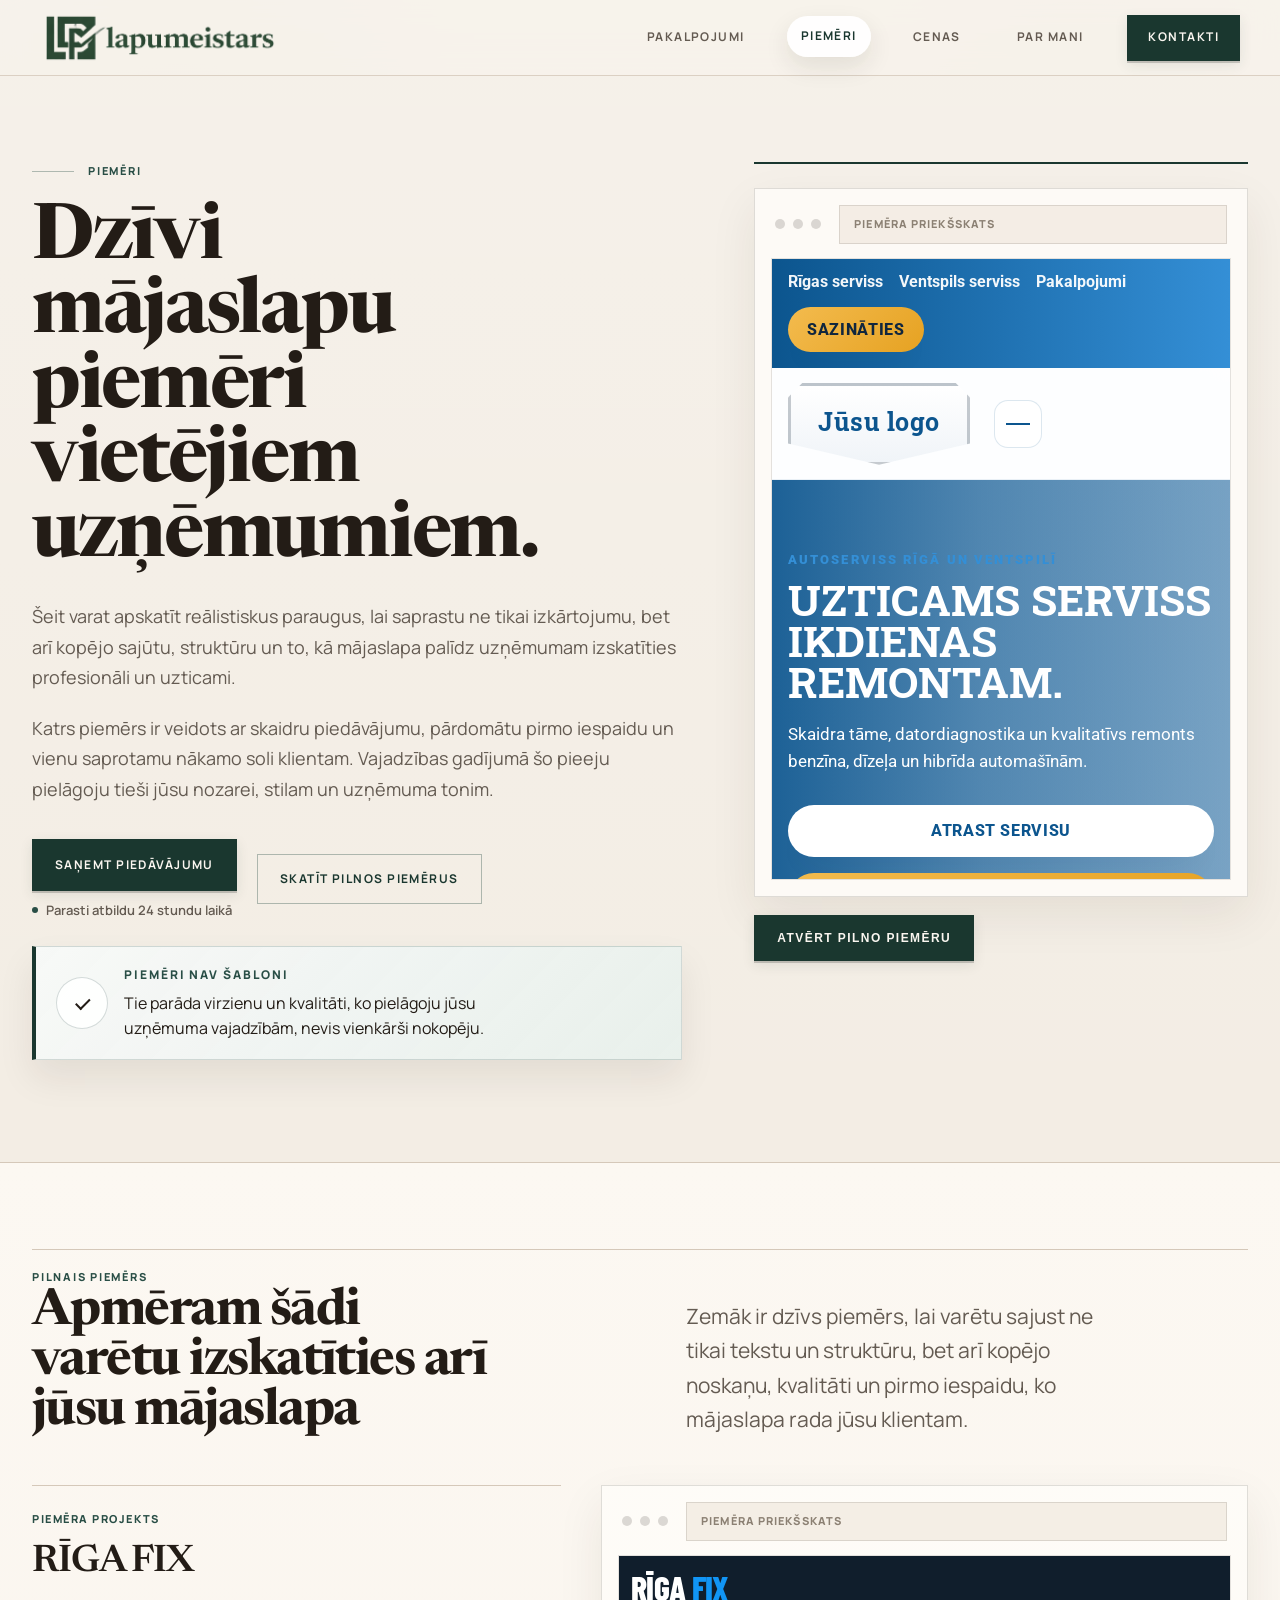
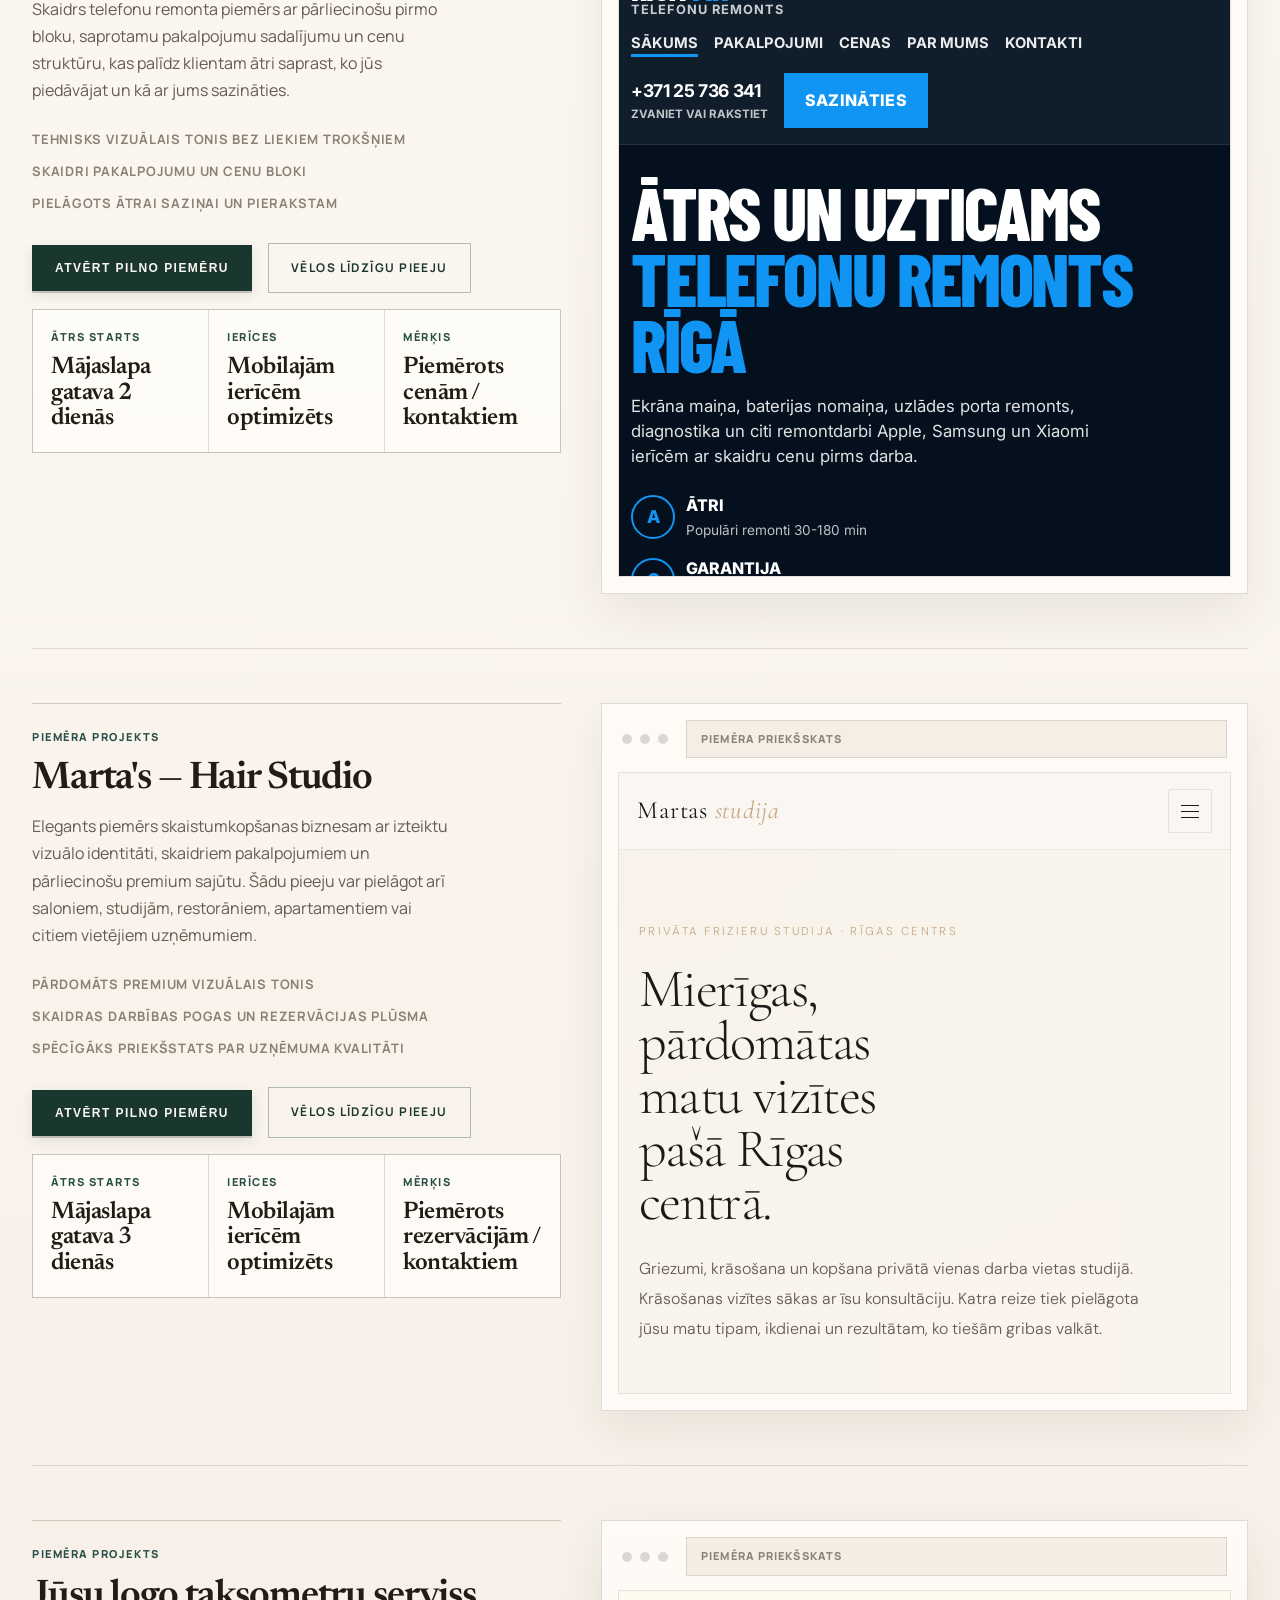
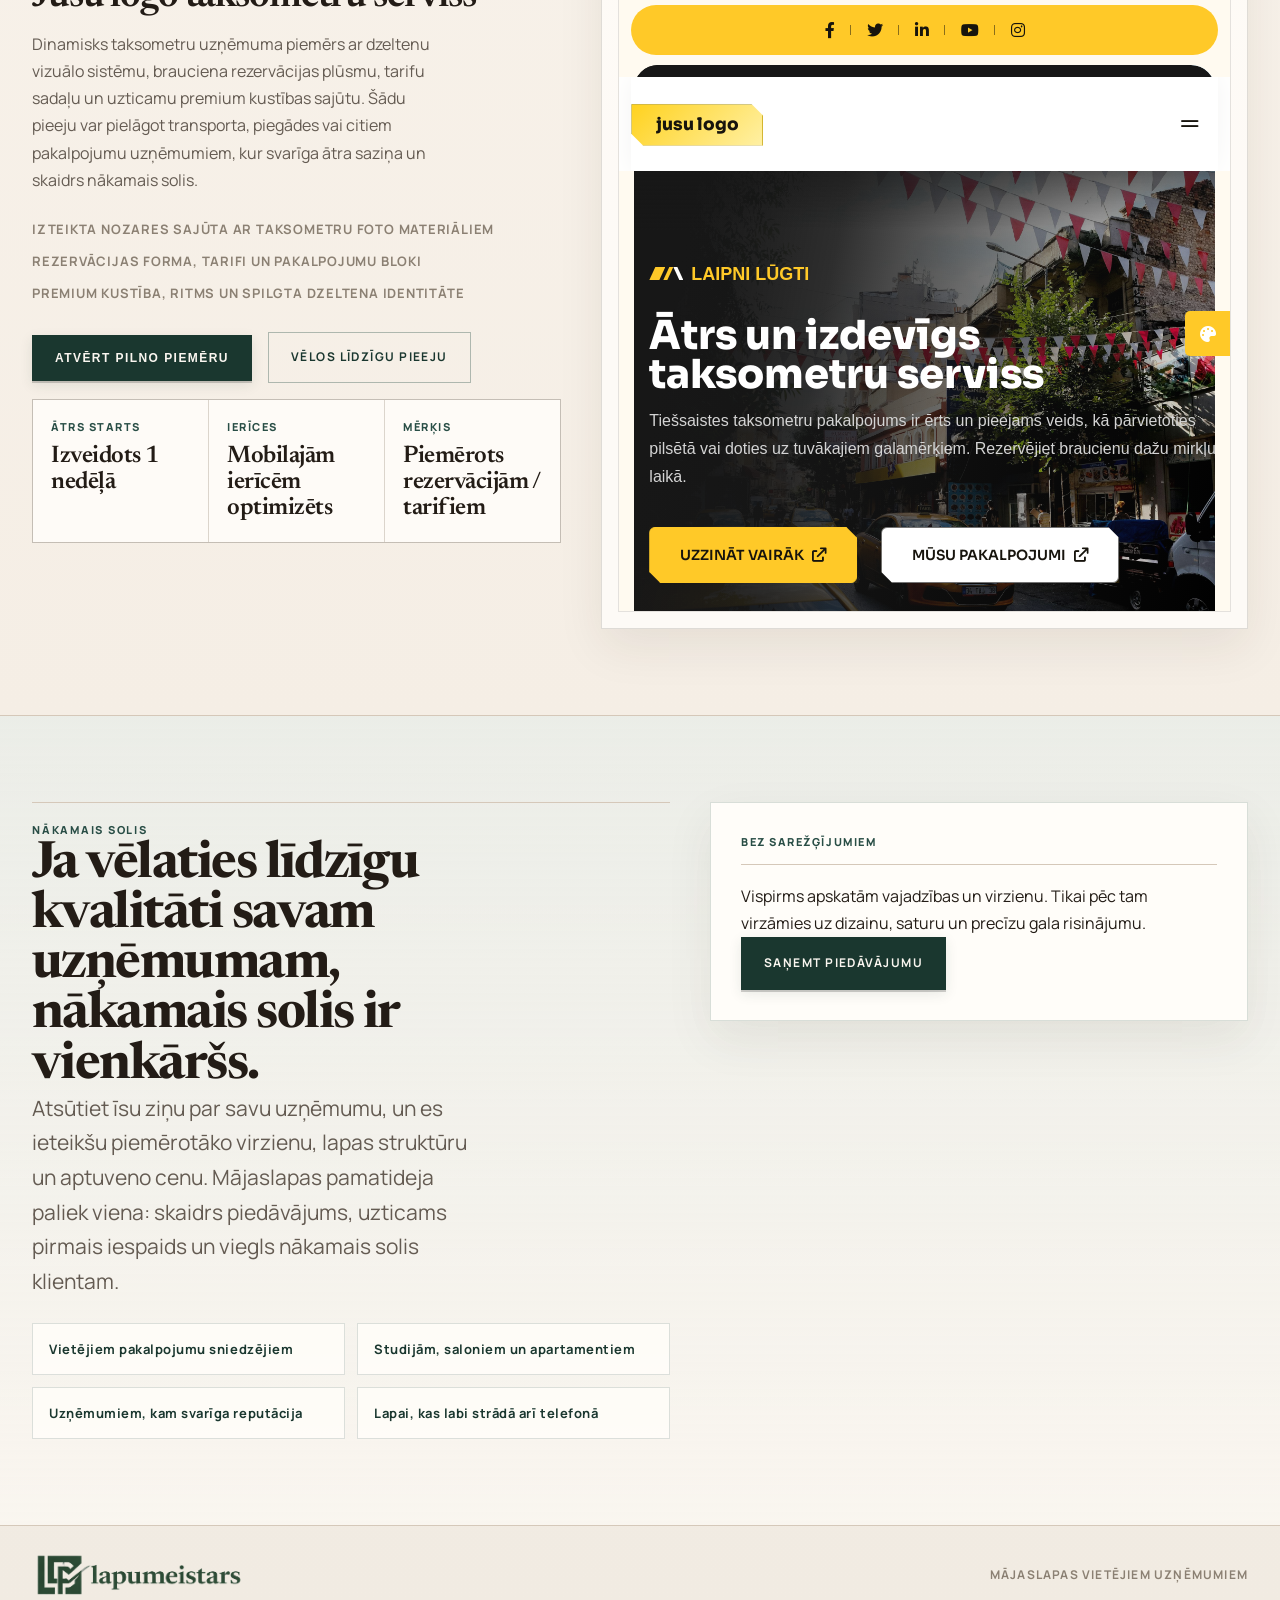
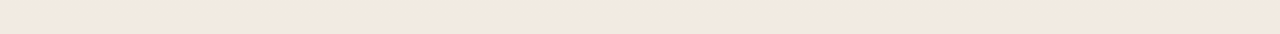
<file: piemeri.html>
<!DOCTYPE html>
<html lang="lv">
<head>
  <meta charset="UTF-8" />
  <meta name="viewport" content="width=device-width, initial-scale=1.0" />
  <title>Lapumeistars | Piemēri</title>
  <meta
    name="description"
    content="Apskatiet Lapumeistars mājaslapu piemērus vietējiem uzņēmumiem. Dzīvi paraugi ar skaidru struktūru, uzticamu pirmo iespaidu un mobilajām ierīcēm pielāgotu dizainu."
  />
  <meta property="og:type" content="website" />
  <meta property="og:locale" content="lv_LV" />
  <meta property="og:title" content="Lapumeistars | Piemēri" />
  <meta
    property="og:description"
    content="Apskatiet Lapumeistars mājaslapu piemērus vietējiem uzņēmumiem. Dzīvi paraugi ar skaidru struktūru, uzticamu pirmo iespaidu un mobilajām ierīcēm pielāgotu dizainu."
  />
  <meta property="og:image" content="lapumeistars-logo.png" />
  <link rel="icon" type="image/png" sizes="256x256" href="lapumeistars-favicon.png" />
  <link rel="shortcut icon" href="lapumeistars-favicon.png" />
  <link rel="preconnect" href="https://fonts.googleapis.com" />
  <link rel="preconnect" href="https://fonts.gstatic.com" crossorigin />
  <link
    href="https://fonts.googleapis.com/css2?family=Manrope:wght@400;500;600;700;800&family=Newsreader:opsz,wght@6..72,400;6..72,600;6..72,700&display=swap"
    rel="stylesheet"
  />
  <link rel="preload" as="image" href="lapumeistars-logo.png" />
  <style>
    *, *::before, *::after { box-sizing: border-box; margin: 0; padding: 0; }

    :root {
      --paper: #f3ede4;
      --paper-soft: #faf6f0;
      --surface: #fffdf9;
      --surface-tint: #eee6db;
      --ink: #231c16;
      --muted: #645b52;
      --muted-soft: #8b8073;
      --line: #d5c8b9;
      --accent: #294e46;
      --accent-strong: #1a372f;
      --accent-soft: #e6eeeb;
      --warm: #8c6543;
      --shadow: 0 18px 44px rgba(45, 35, 22, 0.08);
      --success: #2e6a55;
    }

    html {
      scroll-behavior: smooth;
      scroll-padding-top: 96px;
    }

    body {
      background:
        linear-gradient(180deg, rgba(255, 255, 255, 0.45), rgba(255, 255, 255, 0)) 0 0 / 100% 180px no-repeat,
        linear-gradient(180deg, #f7f2ea 0%, #f1ebe2 100%);
      color: var(--ink);
      caret-color: transparent;
      font-family: "Manrope", sans-serif;
      font-size: 16px;
      line-height: 1.7;
      min-height: 100vh;
      overflow-x: hidden;
    }

    body::before {
      content: "";
      position: fixed;
      inset: 0;
      pointer-events: none;
      background:
        radial-gradient(circle at 14% 10%, rgba(41, 78, 70, 0.06), transparent 20%),
        radial-gradient(circle at 84% 12%, rgba(140, 101, 67, 0.06), transparent 16%);
      z-index: -1;
    }

    a { color: inherit; text-decoration: none; }

    nav {
      position: sticky;
      top: 0;
      z-index: 100;
      display: flex;
      align-items: center;
      justify-content: space-between;
      gap: 30px;
      height: 76px;
      padding: 0 40px;
      background: rgba(247, 242, 234, 0.9);
      backdrop-filter: blur(14px);
      border-bottom: 1px solid rgba(213, 200, 185, 0.8);
    }

    .nav-logo,
    .footer-logo {
      display: inline-flex;
      align-items: center;
      flex-shrink: 0;
    }

    .nav-logo img,
    .footer-logo img {
      display: block;
      width: auto;
      max-width: 100%;
    }

    .nav-logo img { height: 56px; }

    .nav-links {
      display: flex;
      align-items: center;
      gap: 28px;
      list-style: none;
      margin-left: auto;
    }

    .nav-links a {
      display: inline-flex;
      align-items: center;
      justify-content: center;
      min-height: 40px;
      padding: 10px 14px;
      border-radius: 999px;
      font-size: 12px;
      font-weight: 700;
      letter-spacing: 0.12em;
      text-transform: uppercase;
      color: var(--muted);
      transition: background 0.18s ease, color 0.18s ease, box-shadow 0.18s ease, transform 0.18s ease;
    }

    .nav-links a:hover,
    .nav-links a:focus-visible,
    .nav-links a[aria-current="page"] {
      color: var(--accent-strong);
      background: rgba(255, 255, 255, 0.92);
      box-shadow: 0 10px 24px rgba(35, 28, 22, 0.1);
      transform: translateY(-1px);
    }

    .nav-toggle {
      display: none;
      width: 48px;
      height: 48px;
      padding: 0;
      border: 1px solid rgba(41, 78, 70, 0.18);
      background: rgba(255, 253, 249, 0.72);
      color: var(--accent-strong);
      align-items: center;
      justify-content: center;
      cursor: pointer;
      flex-direction: column;
      gap: 5px;
      flex-shrink: 0;
    }

    .nav-toggle span {
      display: block;
      width: 18px;
      height: 2px;
      background: currentColor;
      transition: transform 0.22s ease, opacity 0.22s ease;
    }

    nav.is-open .nav-toggle span:nth-child(1) {
      transform: translateY(7px) rotate(45deg);
    }

    nav.is-open .nav-toggle span:nth-child(2) {
      opacity: 0;
    }

    nav.is-open .nav-toggle span:nth-child(3) {
      transform: translateY(-7px) rotate(-45deg);
    }

    .nav-cta {
      display: inline-flex;
      align-items: center;
      justify-content: center;
      min-height: 46px;
      padding: 0 20px;
      border: 1px solid var(--accent-strong);
      background: var(--accent-strong);
      color: var(--paper-soft);
      font-size: 12px;
      font-weight: 700;
      letter-spacing: 0.12em;
      text-transform: uppercase;
      transition: background 0.18s ease, border-color 0.18s ease, transform 0.18s ease, box-shadow 0.18s ease;
      box-shadow: 0 2px 0 rgba(0,0,0,0.18), 0 4px 12px rgba(26,55,47,0.10);
    }

    .btn-primary,
    .contact-button {
      display: inline-block;
      border: 1px solid var(--accent-strong);
      background: var(--accent-strong);
      color: var(--paper-soft);
      font-size: 12px;
      font-weight: 700;
      letter-spacing: 0.12em;
      text-transform: uppercase;
      padding: 15px 22px;
      transition: background 0.18s ease, color 0.18s ease, border-color 0.18s ease, transform 0.18s ease, box-shadow 0.18s ease;
      box-shadow: 0 2px 0 rgba(0,0,0,0.18), 0 4px 12px rgba(26,55,47,0.10);
    }

    .nav-cta:hover,
    .nav-cta:focus-visible {
      background: var(--accent);
      border-color: var(--accent);
      transform: translateY(-1px);
      box-shadow: 0 4px 0 rgba(0,0,0,0.16), 0 8px 20px rgba(26,55,47,0.16);
    }

    .btn-primary:hover,
    .contact-button:hover {
      background: var(--accent);
      border-color: var(--accent);
      transform: translateY(-2px);
      box-shadow: 0 4px 0 rgba(0,0,0,0.16), 0 8px 20px rgba(26,55,47,0.18);
    }

    .nav-cta:active,
    .btn-primary:active,
    .contact-button:active {
      transform: translateY(1px);
      box-shadow: 0 1px 0 rgba(0,0,0,0.18), 0 2px 6px rgba(26,55,47,0.10);
    }

    .btn-secondary {
      display: inline-block;
      font-size: 12px;
      font-weight: 700;
      letter-spacing: 0.12em;
      text-transform: uppercase;
      color: var(--accent-strong);
      padding: 14px 22px;
      border: 1px solid rgba(41, 78, 70, 0.35);
      transition: border-color 0.18s ease, color 0.18s ease, transform 0.18s ease, background 0.18s ease;
    }

    .btn-secondary:hover {
      color: var(--accent-strong);
      border-color: var(--accent-strong);
      background: var(--accent-soft);
      transform: translateY(-2px);
    }

    .btn-secondary:active {
      transform: translateY(1px);
    }

    .hero-wrap {
      border-bottom: 1px solid var(--line);
      background:
        linear-gradient(180deg, rgba(255, 255, 255, 0.2), rgba(255, 255, 255, 0)),
        var(--paper);
    }

    .hero,
    .section,
    .pricing-inner,
    .contact-inner {
      width: min(1240px, calc(100% - 64px));
      margin: 0 auto;
    }

    .hero {
      display: grid;
      grid-template-columns: minmax(0, 1.08fr) minmax(320px, 0.82fr);
      gap: 72px;
      padding: 86px 0 72px;
    }

    .hero-copy {
      min-width: 0;
    }

    .eyebrow,
    .section-flag {
      font-size: 11px;
      font-weight: 800;
      letter-spacing: 0.16em;
      text-transform: uppercase;
      color: var(--accent);
    }

    .hero-copy .eyebrow {
      display: flex;
      align-items: center;
      gap: 14px;
      margin-bottom: 22px;
    }

    .hero-copy .eyebrow::before {
      content: "";
      width: 42px;
      height: 1px;
      background: rgba(41, 78, 70, 0.35);
    }

    .hero-title,
    .section-title,
    .service-title,
    .proof-lead,
    .why-title,
    .faq-title,
    .pt-name,
    .rn-title {
      font-family: "Newsreader", serif;
      letter-spacing: -0.03em;
      color: var(--ink);
    }

    .hero-title {
      font-size: clamp(48px, 6vw, 78px);
      font-weight: 700;
      line-height: 0.97;
      margin-bottom: 26px;
      max-width: 11ch;
      text-wrap: balance;
    }

    .hero-body,
    .section-desc,
    .service-body,
    .proof-copy,
    .rn-body,
    .pt-desc,
    .faq-body,
    .why-body,
    .step-body,
    .hero-side-item p {
      color: var(--muted);
    }

    .hero-body {
      font-size: 18px;
      max-width: 43rem;
      margin-bottom: 34px;
    }

    .hero-body.hero-body-split {
      margin-top: -14px;
    }

    .hero-actions {
      display: flex;
      align-items: center;
      gap: 20px;
      flex-wrap: wrap;
      margin-bottom: 26px;
    }

    .action-stack {
      display: flex;
      flex-direction: column;
      align-items: flex-start;
      gap: 10px;
    }

    .cta-microcopy {
      display: inline-flex;
      align-items: flex-start;
      gap: 8px;
      max-width: 100%;
      font-size: 13px;
      line-height: 1.45;
      font-weight: 600;
      color: var(--muted);
    }

    .cta-microcopy::before {
      content: "";
      width: 6px;
      height: 6px;
      margin-top: 0.42em;
      border-radius: 50%;
      background: var(--accent);
      flex: 0 0 auto;
    }

    .hero-trust {
      display: grid;
      grid-template-columns: 52px minmax(0, 1fr);
      align-items: center;
      gap: 16px;
      width: min(100%, 42rem);
      margin-bottom: 30px;
      padding: 18px 20px;
      border: 1px solid rgba(41, 78, 70, 0.18);
      border-left: 4px solid var(--accent-strong);
      background: linear-gradient(135deg, rgba(247, 249, 248, 0.98), rgba(232, 240, 236, 0.92));
      box-shadow: 0 18px 34px rgba(35, 28, 22, 0.08);
    }

    .hero-trust-icon {
      width: 52px;
      height: 52px;
      position: relative;
      display: block;
      border-radius: 50%;
      border: 1px solid rgba(41, 78, 70, 0.2);
      background: rgba(255, 255, 255, 0.9);
      color: var(--accent);
      flex-shrink: 0;
    }

    .hero-trust-icon::before {
      content: "";
      position: absolute;
      left: 50%;
      top: 50%;
      width: 14px;
      height: 8px;
      border-left: 2.5px solid currentColor;
      border-bottom: 2.5px solid currentColor;
      transform: translate(-44%, -58%) rotate(-45deg);
      transform-origin: center;
      box-sizing: border-box;
    }

    .hero-trust-copy {
      display: grid;
      gap: 6px;
    }

    .hero-trust strong {
      display: block;
      font-size: 12px;
      font-weight: 800;
      letter-spacing: 0.16em;
      text-transform: uppercase;
      color: var(--accent);
    }

    .hero-trust span {
      display: block;
      font-size: 16px;
      line-height: 1.55;
      color: var(--ink);
      max-width: 42ch;
    }

    .hero-meta {
      display: grid;
      grid-template-columns: repeat(3, minmax(0, 1fr));
      gap: 18px;
      padding-top: 22px;
      border-top: 1px solid rgba(35, 28, 22, 0.14);
    }

    .hero-meta strong {
      display: block;
      font-family: "Newsreader", serif;
      font-size: 29px;
      font-weight: 700;
      letter-spacing: -0.03em;
      margin-bottom: 4px;
    }

    .hero-meta span {
      display: block;
      font-size: 12px;
      font-weight: 700;
      letter-spacing: 0.08em;
      text-transform: uppercase;
      color: var(--muted-soft);
      max-width: 16ch;
    }

    .hero-side {
      padding-top: 24px;
      border-top: 2px solid var(--accent-strong);
      align-self: start;
    }

    .hero-side .example-browser {
      width: 100%;
      max-width: 100%;
      margin-left: auto;
    }

    .hero-side-actions {
      margin-top: 18px;
    }

    .hero-side-title {
      font-size: 13px;
      font-weight: 800;
      letter-spacing: 0.16em;
      text-transform: uppercase;
      color: var(--accent);
      margin-bottom: 28px;
    }

    .hero-side-list {
      display: grid;
    }

    .hero-side-item {
      display: grid;
      grid-template-columns: 64px minmax(0, 1fr);
      gap: 24px;
      padding: 24px 0;
      border-bottom: 1px solid rgba(35, 28, 22, 0.12);
    }

    .hero-side-item:last-child { border-bottom: none; }

    .hero-side-item strong {
      display: block;
      font-size: 14px;
      font-weight: 800;
      letter-spacing: 0.16em;
      text-transform: uppercase;
      color: var(--accent);
    }

    .hero-side-item p {
      font-size: 18px;
      line-height: 1.75;
      max-width: 34ch;
    }

    .section,
    .pricing-inner,
    .contact-inner {
      padding: 86px 0;
    }

    .section-header {
      display: grid;
      grid-template-columns: minmax(0, 0.98fr) minmax(380px, 0.94fr);
      gap: 68px;
      align-items: end;
      margin-bottom: 48px;
      padding-top: 18px;
      border-top: 1px solid var(--line);
    }

    .section-title {
      font-size: clamp(34px, 4vw, 52px);
      font-weight: 700;
      line-height: 0.98;
      max-width: 14ch;
    }

    .section-desc {
      font-size: 21px;
      font-weight: 400;
      line-height: 1.65;
      max-width: 34ch;
    }

    .section-copy {
      align-self: center;
      padding-top: 14px;
    }

    .proof-section {
      background: var(--surface);
      border-bottom: 1px solid var(--line);
    }

    .proof-layout {
      display: grid;
      grid-template-columns: minmax(0, 1.02fr) minmax(320px, 0.88fr);
      gap: 40px;
      align-items: start;
    }

    .proof-panel {
      padding: 34px 34px 36px;
      border: 1px solid var(--line);
      background: var(--paper-soft);
      box-shadow: var(--shadow);
    }

    .proof-lead {
      font-size: 40px;
      font-weight: 600;
      line-height: 1.02;
      max-width: 14ch;
      margin-bottom: 16px;
    }

    .proof-copy {
      font-size: 16px;
      max-width: 52ch;
      margin-bottom: 22px;
    }

    .proof-note {
      padding-top: 18px;
      border-top: 1px solid rgba(35, 28, 22, 0.12);
      font-size: 14px;
      color: var(--muted);
      max-width: 50ch;
    }

    .micro-list {
      display: grid;
      grid-template-columns: repeat(2, minmax(0, 1fr));
      gap: 10px 18px;
      list-style: none;
    }

    .micro-list li {
      font-size: 12px;
      font-weight: 700;
      letter-spacing: 0.08em;
      text-transform: uppercase;
      color: var(--muted-soft);
    }

    .outcome-list {
      display: grid;
      gap: 1px;
      border: 1px solid var(--line);
      background: var(--line);
    }

    .outcome-item {
      padding: 26px 26px 28px;
      background: var(--surface);
    }

    .outcome-label {
      display: block;
      font-size: 11px;
      font-weight: 800;
      letter-spacing: 0.14em;
      text-transform: uppercase;
      color: var(--accent);
      margin-bottom: 8px;
    }

    .outcome-text {
      font-family: "Newsreader", serif;
      font-size: 28px;
      font-weight: 600;
      letter-spacing: -0.02em;
      line-height: 1.08;
    }

    .services-section {
      background: var(--surface-tint);
      border-bottom: 1px solid var(--line);
    }

    .services-grid {
      display: grid;
      grid-template-columns: repeat(2, minmax(0, 1fr));
      gap: 1px;
      background: var(--line);
      border: 1px solid var(--line);
    }

    .service-card {
      padding: 32px 30px;
      background: var(--surface);
      transition: transform 0.22s ease, box-shadow 0.22s ease;
    }

    .service-card:hover {
      transform: translateY(-2px);
      box-shadow: 0 12px 26px rgba(45, 35, 22, 0.06);
    }

    .service-card-wide {
      grid-column: 1 / -1;
      display: grid;
      grid-template-columns: minmax(0, 1fr) auto;
      gap: 24px;
      align-items: end;
    }

    .service-num {
      display: block;
      font-size: 11px;
      font-weight: 800;
      letter-spacing: 0.14em;
      text-transform: uppercase;
      color: var(--accent);
      margin-bottom: 16px;
    }

    .service-title {
      font-size: 30px;
      font-weight: 600;
      line-height: 1.02;
      margin-bottom: 12px;
      max-width: 14ch;
    }

    .service-body {
      font-size: 15px;
      max-width: 48ch;
    }

    .service-price,
    .pt-price,
    .rn-price {
      font-size: 13px;
      font-weight: 800;
      letter-spacing: 0.14em;
      text-transform: uppercase;
      color: var(--warm);
    }

    .examples-section {
      background: linear-gradient(180deg, #fcf8f2 0%, #f5eee5 100%);
      border-bottom: 1px solid var(--line);
    }

    .example-layout {
      display: grid;
      grid-template-columns: minmax(320px, 0.9fr) minmax(0, 1.1fr);
      gap: 40px;
      align-items: start;
    }

    .example-layout + .example-layout {
      margin-top: 54px;
      padding-top: 54px;
      border-top: 1px solid rgba(35, 28, 22, 0.12);
    }

    .example-copy {
      padding-top: 18px;
      border-top: 1px solid var(--line);
    }

    .example-label {
      display: inline-block;
      margin-bottom: 14px;
      font-size: 11px;
      font-weight: 800;
      letter-spacing: 0.14em;
      text-transform: uppercase;
      color: var(--accent);
    }

    .example-name {
      font-family: "Newsreader", serif;
      font-size: 38px;
      font-weight: 600;
      line-height: 1.02;
      letter-spacing: -0.03em;
      margin-bottom: 14px;
    }

    .example-desc {
      font-size: 16px;
      color: var(--muted);
      max-width: 42ch;
      margin-bottom: 24px;
    }

    .example-list {
      display: grid;
      gap: 10px;
      list-style: none;
      margin-bottom: 28px;
    }

    .example-list li {
      font-size: 13px;
      font-weight: 700;
      letter-spacing: 0.06em;
      text-transform: uppercase;
      color: var(--muted-soft);
    }

    .example-actions {
      display: flex;
      align-items: center;
      gap: 16px;
      flex-wrap: wrap;
    }

    .example-mobile-note {
      display: none;
      margin-top: 14px;
      font-size: 12px;
      line-height: 1.55;
      color: var(--muted-soft);
      max-width: 42ch;
    }

    .example-browser {
      padding: 16px;
      border: 1px solid rgba(35, 28, 22, 0.14);
      background: rgba(255, 253, 249, 0.84);
      box-shadow: var(--shadow);
    }

    .example-browser-bar {
      display: flex;
      align-items: center;
      justify-content: space-between;
      gap: 18px;
      padding: 0 4px 14px;
    }

    .example-browser-dots {
      display: flex;
      gap: 8px;
    }

    .example-browser-dots span {
      width: 10px;
      height: 10px;
      border-radius: 999px;
      background: rgba(35, 28, 22, 0.16);
    }

    .example-browser-url {
      flex: 1;
      min-width: 0;
      padding: 9px 14px;
      border: 1px solid rgba(35, 28, 22, 0.12);
      background: rgba(243, 237, 228, 0.9);
      font-size: 11px;
      font-weight: 800;
      letter-spacing: 0.1em;
      text-transform: uppercase;
      color: var(--muted-soft);
      white-space: nowrap;
      overflow: hidden;
      text-overflow: ellipsis;
    }

    .example-browser-screen {
      min-height: 620px;
      border: 1px solid rgba(35, 28, 22, 0.12);
      background: var(--surface);
      overflow: hidden;
    }

    .example-browser-screen iframe {
      width: 100%;
      height: 620px;
      border: 0;
      display: block;
      background: var(--surface);
    }

    .example-deliverables {
      display: grid;
      grid-template-columns: repeat(3, minmax(0, 1fr));
      gap: 1px;
      margin-top: 16px;
      border: 1px solid rgba(35, 28, 22, 0.12);
      background: rgba(35, 28, 22, 0.12);
    }

    .example-deliverable {
      padding: 18px 18px 20px;
      background: rgba(255, 253, 249, 0.96);
    }

    .example-deliverable span {
      display: block;
      font-size: 11px;
      font-weight: 800;
      letter-spacing: 0.14em;
      text-transform: uppercase;
      color: var(--accent);
      margin-bottom: 8px;
    }

    .example-deliverable strong {
      display: block;
      font-family: "Newsreader", serif;
      font-size: 24px;
      font-weight: 600;
      line-height: 1.08;
      letter-spacing: -0.02em;
      color: var(--ink);
    }

    body.modal-open {
      overflow: hidden;
    }

    .example-modal[hidden] {
      display: none;
    }

    .example-modal {
      position: fixed;
      inset: 0;
      z-index: 280;
      display: flex;
      align-items: center;
      justify-content: center;
      padding: 24px;
      background: rgba(18, 14, 10, 0.56);
      backdrop-filter: blur(10px);
      opacity: 0;
      pointer-events: none;
      transition: opacity 0.22s ease;
    }

    .example-modal.is-open {
      opacity: 1;
      pointer-events: auto;
    }

    .example-modal-panel {
      width: min(1480px, 100%);
      max-height: calc(100vh - 48px);
      display: grid;
      grid-template-rows: auto auto minmax(0, 1fr);
      gap: 16px;
      padding: 18px;
      border: 1px solid rgba(35, 28, 22, 0.14);
      background: rgba(255, 253, 249, 0.98);
      box-shadow: 0 32px 90px rgba(20, 15, 11, 0.24);
    }

    .example-modal-toolbar {
      display: flex;
      align-items: center;
      gap: 14px;
    }

    .example-modal-head {
      display: flex;
      align-items: end;
      justify-content: space-between;
      gap: 24px;
      padding: 0 2px;
    }

    .example-modal-head .example-label,
    .example-modal-head .example-name {
      margin-bottom: 0;
    }

    .example-modal-head-copy {
      display: grid;
      gap: 8px;
    }

    .example-modal-note {
      max-width: 42ch;
      font-size: 13px;
      line-height: 1.7;
      color: var(--muted);
    }

    .example-modal-close {
      display: inline-flex;
      align-items: center;
      justify-content: center;
      min-height: 46px;
      padding: 0 18px;
      border: 1px solid rgba(35, 28, 22, 0.14);
      background: rgba(255, 253, 249, 0.96);
      color: var(--accent-strong);
      font-size: 11px;
      font-weight: 800;
      letter-spacing: 0.14em;
      text-transform: uppercase;
      cursor: pointer;
      transition: border-color 0.2s ease, transform 0.2s ease, color 0.2s ease;
    }

    .example-modal-close:hover {
      border-color: rgba(41, 78, 70, 0.3);
      color: var(--accent);
      transform: translateY(-1px);
    }

    .example-modal-screen {
      min-height: 0;
      border: 1px solid rgba(35, 28, 22, 0.12);
      background: var(--surface);
      overflow: hidden;
    }

    .example-modal-screen iframe {
      width: 100%;
      height: calc(100vh - 220px);
      min-height: 660px;
      border: 0;
      display: block;
      background: var(--surface);
    }

    .mid-cta-section {
      background: linear-gradient(180deg, rgba(230, 238, 235, 0.56) 0%, rgba(250, 246, 240, 0.92) 100%);
      border-bottom: 1px solid var(--line);
    }

    .mid-cta-grid {
      display: grid;
      grid-template-columns: minmax(0, 1.02fr) minmax(320px, 0.86fr);
      gap: 40px;
      align-items: start;
    }

    .mid-cta-copy {
      padding-top: 18px;
      border-top: 1px solid var(--line);
    }

    .fit-list {
      display: grid;
      grid-template-columns: repeat(auto-fit, minmax(220px, 1fr));
      gap: 12px;
      list-style: none;
      margin-top: 24px;
    }

    .fit-item {
      padding: 14px 16px;
      border: 1px solid rgba(41, 78, 70, 0.16);
      background: rgba(255, 253, 249, 0.88);
      font-size: 13px;
      font-weight: 700;
      letter-spacing: 0.04em;
      color: var(--accent-strong);
    }

    .mid-cta-panel {
      padding: 30px;
      border: 1px solid rgba(41, 78, 70, 0.18);
      background: var(--surface);
      box-shadow: var(--shadow);
    }

    .mid-cta-kicker {
      margin-bottom: 12px;
      font-size: 11px;
      font-weight: 800;
      letter-spacing: 0.14em;
      text-transform: uppercase;
      color: var(--accent);
    }

    .mid-cta-title {
      font-family: "Newsreader", serif;
      font-size: 39px;
      font-weight: 600;
      line-height: 1.03;
      letter-spacing: -0.03em;
      margin-bottom: 14px;
    }

    .mid-cta-body {
      font-size: 15px;
      color: var(--muted);
      max-width: 38ch;
      margin-bottom: 24px;
    }

    .process-section {
      background: var(--surface);
      border-bottom: 1px solid var(--line);
    }

    .steps-grid {
      display: grid;
      grid-template-columns: repeat(4, minmax(0, 1fr));
      gap: 28px;
    }

    .step {
      padding-top: 22px;
      border-top: 1px solid var(--line);
    }

    .step-num {
      display: inline-block;
      margin-bottom: 14px;
      font-size: 11px;
      font-weight: 800;
      letter-spacing: 0.14em;
      text-transform: uppercase;
      color: var(--accent);
    }

    .step-title {
      font-size: 29px;
      font-weight: 600;
      line-height: 1.04;
      margin-bottom: 10px;
    }

    .step-body {
      font-size: 15px;
    }

    .pricing-section {
      background: linear-gradient(180deg, #f8f4ed, #f1e9de);
      border-bottom: 1px solid var(--line);
    }

    .pricing-table {
      width: 100%;
      border-collapse: collapse;
      margin-bottom: 34px;
    }

    .pricing-table thead tr {
      border-bottom: 1px solid rgba(35, 28, 22, 0.18);
    }

    .pricing-table th {
      padding: 0 0 14px;
      text-align: left;
      font-size: 11px;
      font-weight: 800;
      letter-spacing: 0.14em;
      text-transform: uppercase;
      color: var(--muted-soft);
    }

    .pricing-table th:last-child,
    .pt-price { text-align: right; }

    .pricing-table td {
      padding: 18px 0;
      vertical-align: top;
      border-bottom: 1px solid rgba(35, 28, 22, 0.1);
    }

    .pt-name {
      font-size: 27px;
      font-weight: 600;
      padding-right: 24px;
    }

    .pt-desc {
      font-size: 15px;
      padding-right: 24px;
      max-width: 42ch;
    }

    .pt-time {
      font-size: 12px;
      font-weight: 700;
      letter-spacing: 0.08em;
      text-transform: uppercase;
      color: var(--muted-soft);
      padding-right: 24px;
      white-space: nowrap;
    }

    .pt-price {
      white-space: nowrap;
    }

    .retainer-note {
      display: flex;
      align-items: end;
      justify-content: space-between;
      gap: 28px;
      padding: 28px 30px;
      border: 1px solid rgba(41, 78, 70, 0.18);
      background: rgba(230, 238, 235, 0.68);
    }

    .rn-label {
      font-size: 11px;
      font-weight: 800;
      letter-spacing: 0.14em;
      text-transform: uppercase;
      color: var(--accent);
      margin-bottom: 8px;
    }

    .rn-title {
      font-size: 30px;
      font-weight: 600;
      line-height: 1.04;
      margin-bottom: 10px;
    }

    .rn-body {
      font-size: 15px;
      max-width: 46ch;
    }

    .pricing-actions {
      display: flex;
      align-items: center;
      justify-content: space-between;
      gap: 26px;
      margin-bottom: 34px;
      padding-top: 24px;
      border-top: 1px solid rgba(35, 28, 22, 0.12);
    }

    .pricing-actions p {
      font-size: 15px;
      color: var(--muted);
      max-width: 46ch;
    }

    .pricing-trust {
      display: flex;
      align-items: flex-start;
      gap: 16px;
      margin-bottom: 26px;
      padding: 18px 20px;
      border: 1px solid rgba(41, 78, 70, 0.18);
      background: rgba(230, 238, 235, 0.68);
    }

    .pricing-trust strong {
      display: block;
      font-size: 11px;
      font-weight: 800;
      letter-spacing: 0.14em;
      text-transform: uppercase;
      color: var(--accent);
      margin-bottom: 6px;
    }

    .pricing-trust p {
      font-size: 15px;
      color: var(--muted);
      max-width: 54ch;
    }

    .pricing-positioning {
      margin: -6px 0 28px;
      font-size: 15px;
      font-weight: 700;
      color: var(--accent-strong);
    }

    .trust-section {
      background: var(--surface);
      border-bottom: 1px solid var(--line);
    }

    .why-grid,
    .faq-grid {
      display: grid;
      grid-template-columns: repeat(2, minmax(0, 1fr));
      gap: 1px;
      background: var(--line);
      border: 1px solid var(--line);
    }

    .why-card,
    .faq-item {
      padding: 28px 28px 30px;
      background: var(--surface);
    }

    .faq-item-wide { grid-column: 1 / -1; }

    .faq-item-wide .faq-body { max-width: 64ch; }

    .why-title,
    .faq-title {
      font-size: 28px;
      font-weight: 600;
      line-height: 1.05;
      margin-bottom: 10px;
    }

    .why-body,
    .faq-body {
      font-size: 15px;
    }

    .faq-section {
      background: var(--paper-soft);
      border-bottom: 1px solid var(--line);
    }

    .contact-section {
      background: var(--surface);
      border-bottom: 1px solid var(--line);
    }

    .contact-inner {
      display: grid;
      grid-template-columns: minmax(0, 1fr) minmax(340px, 0.82fr);
      gap: 52px;
      align-items: start;
    }

    .contact-copy {
      padding-top: 18px;
      border-top: 1px solid var(--line);
    }

    .contact-copy .section-title {
      margin-bottom: 20px;
    }

    .contact-copy .section-desc {
      margin-bottom: 26px;
    }

    .contact-meta {
      display: grid;
      gap: 8px;
      font-size: 12px;
      font-weight: 800;
      letter-spacing: 0.12em;
      text-transform: uppercase;
      color: var(--muted-soft);
    }

    .contact-direct {
      margin-top: 22px;
      padding: 18px 20px;
      border: 1px solid rgba(41, 78, 70, 0.16);
      background: rgba(230, 238, 235, 0.6);
    }

    .contact-direct-label {
      margin-bottom: 8px;
      font-size: 11px;
      font-weight: 800;
      letter-spacing: 0.14em;
      text-transform: uppercase;
      color: var(--accent);
    }

    .contact-direct-link {
      display: inline-flex;
      align-items: center;
      font-family: "Newsreader", serif;
      font-size: 28px;
      font-weight: 600;
      letter-spacing: -0.02em;
      line-height: 1.1;
    }

    .contact-direct-link:hover { color: var(--accent); }

    .contact-direct-copy {
      margin-top: 8px;
      font-size: 14px;
      color: var(--muted);
    }

    .contact-form {
      position: relative;
      display: flex;
      flex-direction: column;
      gap: 16px;
      padding: 30px;
      border: 1px solid var(--line);
      background: var(--paper-soft);
    }

    .form-helper {
      margin-top: -2px;
      font-size: 13px;
      color: var(--muted);
    }

    .form-microcopy {
      margin-top: -6px;
    }

    .form-field label {
      display: block;
      margin-bottom: 7px;
      font-size: 11px;
      font-weight: 800;
      letter-spacing: 0.14em;
      text-transform: uppercase;
      color: var(--muted-soft);
    }

    .form-field input,
    .form-field textarea,
    .form-field select {
      width: 100%;
      background: var(--surface);
      border: 1px solid rgba(35, 28, 22, 0.16);
      caret-color: var(--ink);
      color: var(--ink);
      font: inherit;
      padding: 14px 14px;
      outline: none;
      transition: border-color 0.2s ease, box-shadow 0.2s ease;
      appearance: none;
    }

    .form-field input:focus,
    .form-field textarea:focus,
    .form-field select:focus {
      border-color: var(--accent);
      box-shadow: 0 0 0 4px rgba(41, 78, 70, 0.08);
    }

    .form-field textarea {
      min-height: 118px;
      resize: vertical;
      line-height: 1.65;
    }

    .form-field-trap {
      position: absolute;
      left: -9999px;
      width: 1px;
      height: 1px;
      overflow: hidden;
      opacity: 0;
      pointer-events: none;
    }

    .contact-button[disabled] {
      opacity: 0.72;
      cursor: wait;
    }

    .form-msg {
      display: none;
      padding: 12px 14px;
      border-left: 2px solid var(--accent);
      background: var(--surface);
      font-size: 13px;
      color: var(--accent);
    }

    .form-msg.show { display: block; }

    .form-msg.is-error {
      color: var(--warm);
      border-color: var(--warm);
    }

    .form-msg.is-success {
      color: var(--success);
      border-color: var(--success);
    }

    footer {
      display: flex;
      align-items: center;
      justify-content: space-between;
      gap: 18px;
      width: min(1240px, calc(100% - 64px));
      margin: 0 auto;
      padding: 24px 0 34px;
      font-size: 12px;
      font-weight: 700;
      letter-spacing: 0.1em;
      text-transform: uppercase;
      color: var(--muted-soft);
    }

    .footer-logo img { height: 50px; }

    .reveal {
      opacity: 0;
      transform: translateY(20px);
      transition: opacity 0.72s ease, transform 0.72s ease;
    }

    .reveal.visible {
      opacity: 1;
      transform: translateY(0);
    }

    .delay-1 { transition-delay: 0.08s; }
    .delay-2 { transition-delay: 0.16s; }

    @media (max-width: 720px) {
      .reveal {
        transform: translateY(12px);
        transition-duration: 0.42s;
      }

      .delay-1,
      .delay-2 {
        transition-delay: 0s;
      }
    }

    @media (prefers-reduced-motion: reduce) {
      html { scroll-behavior: auto; }
      .reveal,
      .delay-1,
      .delay-2 {
        opacity: 1;
        transform: none;
        transition: none;
      }
    }

    @media (max-width: 1080px) {
      nav {
        padding: 0 24px;
      }

      .nav-logo img { height: 50px; }

      .footer-logo img { height: 46px; }

      .hero,
      .section,
      .pricing-inner,
      .contact-inner,
      footer {
        width: min(1240px, calc(100% - 40px));
      }

      .hero,
      .section-header,
      .proof-layout,
      .example-layout,
      .mid-cta-grid,
      .contact-inner {
        grid-template-columns: 1fr;
        gap: 32px;
      }

      .hero {
        padding: 74px 0 60px;
      }

      .hero-title {
        max-width: 12ch;
      }

      .hero-side {
        max-width: 720px;
      }

      .section,
      .pricing-inner,
      .contact-inner {
        padding: 68px 0;
      }

      .pricing-actions {
        flex-direction: column;
        align-items: flex-start;
      }

      .pricing-trust {
        flex-direction: column;
        gap: 10px;
      }

      .section-header {
        margin-bottom: 36px;
      }

      .services-grid,
      .why-grid,
      .faq-grid {
        grid-template-columns: 1fr;
      }

      .service-card-wide {
        grid-template-columns: 1fr;
      }

      .example-browser-screen,
      .example-browser-screen iframe {
        min-height: 560px;
        height: 560px;
      }

      .example-modal {
        padding: 18px;
      }

      .example-modal-screen iframe {
        min-height: 560px;
        height: calc(100vh - 210px);
      }

      .example-deliverables {
        grid-template-columns: 1fr;
      }

      .fit-list {
        grid-template-columns: 1fr;
      }

      .steps-grid {
        grid-template-columns: repeat(2, minmax(0, 1fr));
      }

      .retainer-note {
        flex-direction: column;
        align-items: flex-start;
      }
    }

    @media (max-width: 720px) {
      nav {
        display: grid;
        grid-template-columns: minmax(0, 1fr) auto;
        gap: 14px 16px;
        height: auto;
        padding: 16px 20px 18px;
        align-items: center;
      }

      .nav-logo img { height: 44px; }

      .footer-logo img { height: 42px; }

      .nav-toggle {
        display: inline-flex;
        justify-self: end;
      }

      .nav-links {
        grid-column: 1 / -1;
        width: 100%;
        display: none;
        grid-template-columns: repeat(2, minmax(0, 1fr));
        gap: 10px 12px;
        margin-left: 0;
      }

      .nav-links li {
        min-width: 0;
      }

      .nav-links a {
        display: flex;
        align-items: center;
        min-height: 48px;
        padding: 12px 14px;
        border: 1px solid rgba(41, 78, 70, 0.14);
        background: rgba(255, 253, 249, 0.76);
      }

      .nav-cta {
        grid-column: 1 / -1;
        display: none;
        justify-self: stretch;
        justify-content: center;
        width: 100%;
        padding: 14px 16px;
        text-align: center;
      }

      nav.is-open {
        box-shadow: 0 18px 34px rgba(35, 28, 22, 0.1);
      }

      nav.is-open .nav-links {
        display: grid;
      }

      nav.is-open .nav-cta {
        display: inline-flex;
      }

      .hero,
      .section,
      .pricing-inner,
      .contact-inner,
      footer {
        width: calc(100% - 32px);
      }

      .hero {
        gap: 28px;
        padding: 56px 0 44px;
      }

      .hero-title,
      .section-title,
      .proof-lead,
      .service-title,
      .why-title,
      .faq-title,
      .pt-name,
      .rn-title {
        max-width: none;
      }

      .hero-title {
        font-size: clamp(38px, 10vw, 52px);
        line-height: 1.02;
        margin-bottom: 20px;
      }

      .hero-body {
        font-size: 16px;
        margin-bottom: 24px;
      }

      .hero-copy .eyebrow {
        margin-bottom: 16px;
      }

      .hero-actions,
      .example-actions {
        flex-direction: column;
        align-items: stretch;
        gap: 12px;
      }

      .example-mobile-note {
        display: block;
      }

      .hero-actions > .action-stack,
      .hero-actions > .btn-secondary,
      .example-actions > *,
      .mid-cta-panel .action-stack,
      .pricing-actions .action-stack,
      .contact-button {
        width: 100%;
      }

      .action-stack > a,
      .hero-actions > .btn-secondary,
      .example-actions > a,
      .example-actions > button,
      .mid-cta-panel .action-stack > a,
      .pricing-actions .action-stack > a,
      .contact-button {
        display: flex;
        align-items: center;
        justify-content: center;
        width: 100%;
        text-align: center;
      }

      .hero-actions > .btn-secondary,
      .example-actions > a {
        min-height: 50px;
        padding: 14px 16px;
        border: 1px solid rgba(35, 28, 22, 0.16);
        background: rgba(255, 253, 249, 0.72);
        border-bottom-width: 1px;
      }

      .hero-side {
        display: flex;
        flex-direction: column;
        gap: 0;
        padding-top: 0;
        border-top: none;
        max-width: none;
      }

      .hero-trust {
        width: 100%;
        grid-template-columns: 1fr;
        gap: 12px;
        padding: 18px;
        margin-bottom: 24px;
      }

      .hero-meta {
        order: 3;
        grid-template-columns: repeat(2, minmax(0, 1fr));
        gap: 14px;
        padding-top: 18px;
      }

      .hero-meta > div:last-child {
        grid-column: 1 / -1;
      }

      .steps-grid {
        grid-template-columns: 1fr;
      }

      .micro-list {
        grid-template-columns: 1fr;
      }

      .section,
      .pricing-inner,
      .contact-inner {
        padding: 52px 0;
      }

      .section-header {
        margin-bottom: 28px;
        gap: 18px;
      }

      .proof-panel,
      .service-card,
      .outcome-item,
      .why-card,
      .faq-item,
      .retainer-note {
        padding: 24px;
      }

      .pricing-trust {
        padding: 16px 18px;
      }

      .pricing-table {
        table-layout: fixed;
        margin-bottom: 24px;
      }

      .pricing-table th:nth-child(2),
      .pricing-table td:nth-child(2) {
        display: none;
      }

      .pricing-table th,
      .pricing-table td {
        padding: 14px 0;
      }

      .pricing-table th:nth-child(1) { width: 46%; }
      .pricing-table th:nth-child(3) { width: 25%; }
      .pricing-table th:nth-child(4) { width: 29%; }

      .pt-name {
        font-size: 22px;
        line-height: 1.08;
        padding-right: 12px;
        overflow-wrap: anywhere;
      }

      .pt-time,
      .pt-price {
        font-size: 11px;
        line-height: 1.45;
        white-space: normal;
      }

      .pt-time {
        padding-right: 12px;
      }

      .pricing-actions {
        align-items: stretch;
        gap: 18px;
      }

      .pricing-actions p {
        max-width: none;
      }

      .hero-trust-icon {
        width: 44px;
        height: 44px;
      }

      .example-browser {
        padding: 12px;
        max-width: 100%;
      }

      .example-browser-screen,
      .example-browser-screen iframe {
        min-height: 360px;
        height: 360px;
        max-width: 100%;
      }

      .example-modal {
        padding: 10px;
      }

      .example-modal-panel {
        max-height: calc(100vh - 20px);
        padding: 12px;
      }

      .example-modal-toolbar,
      .example-modal-head {
        gap: 12px;
      }

      .example-modal-head {
        align-items: flex-start;
        flex-direction: column;
      }

      .example-modal-close {
        width: 100%;
      }

      .example-modal-screen iframe {
        min-height: calc(100vh - 220px);
        height: calc(100vh - 220px);
      }

      .contact-form {
        padding: 24px;
      }

      .contact-button {
        min-height: 50px;
      }

      .contact-direct-link {
        font-size: 23px;
        word-break: break-word;
      }

      footer {
        flex-direction: column;
        align-items: flex-start;
        padding-bottom: 28px;
      }
    }

    @media (max-width: 560px) {
      nav {
        padding: 14px 16px 16px;
      }

      .nav-logo img {
        height: 40px;
      }

      .nav-links {
        grid-template-columns: 1fr;
      }

      .hero,
      .section,
      .pricing-inner,
      .contact-inner,
      footer {
        width: calc(100% - 24px);
      }

      .hero {
        padding: 48px 0 36px;
        gap: 24px;
      }

      .hero-title {
        font-size: clamp(34px, 10vw, 42px);
      }

      .hero-body {
        font-size: 15px;
      }

      .hero-meta {
        grid-template-columns: repeat(3, minmax(0, 1fr));
        gap: 10px;
        align-items: start;
      }

      .hero-meta > div:last-child {
        grid-column: auto;
      }

      .hero-meta strong {
        font-size: 24px;
      }

      .hero-meta span {
        max-width: none;
        font-size: 11px;
        line-height: 1.45;
      }

      .hero-trust {
        padding: 16px;
      }

      .section,
      .pricing-inner,
      .contact-inner {
        padding: 44px 0;
      }

      .proof-panel,
      .service-card,
      .outcome-item,
      .why-card,
      .faq-item,
      .retainer-note {
        padding: 20px;
      }

      .pricing-trust {
        padding: 14px 16px;
      }

      .example-browser-screen,
      .example-browser-screen iframe {
        min-height: 320px;
        height: 320px;
      }
    }

    @media (max-width: 420px) {
      .hero-title {
        font-size: 34px;
      }

      .hero-meta {
        gap: 8px;
      }

      .hero-meta strong {
        font-size: 22px;
      }

      .hero-meta span {
        font-size: 10px;
        letter-spacing: 0.06em;
      }

      .hero-side-item {
        grid-template-columns: 1fr;
        gap: 8px;
      }

      .hero-side-item strong {
        font-size: 12px;
      }

    }
  </style>
</head>
<body>
  <nav>
    <a href="index.html" class="nav-logo" aria-label="Lapumeistars sākumlapa">
      <img
        src="lapumeistars-logo.png"
        alt="Lapumeistars"
        width="967"
        height="226"
        fetchpriority="high"
        decoding="async"
      />
    </a>
    <button
      type="button"
      class="nav-toggle"
      aria-expanded="false"
      aria-controls="primary-navigation"
      aria-label="Atvērt navigāciju"
    >
      <span></span>
      <span></span>
      <span></span>
    </button>
    <ul class="nav-links" id="primary-navigation">
      <li><a href="pakalpojumi.html">Pakalpojumi</a></li>
      <li><a href="piemeri.html" aria-current="page">Piemēri</a></li>
      <li><a href="cenas.html">Cenas</a></li>
      <li><a href="par-mani.html">Par mani</a></li>
    </ul>
    <a href="kontakti.html" class="nav-cta">Kontakti</a>
  </nav>

  <div class="hero-wrap" id="top">
    <section class="hero">
      <div class="hero-copy reveal">
        <p class="eyebrow">Piemēri</p>
        <h1 class="hero-title">Dzīvi mājaslapu piemēri vietējiem uzņēmumiem.</h1>
        <p class="hero-body">
          Šeit varat apskatīt reālistiskus paraugus, lai saprastu ne tikai izkārtojumu, bet arī kopējo sajūtu,
          struktūru un to, kā mājaslapa palīdz uzņēmumam izskatīties profesionāli un uzticami.
        </p>
        <p class="hero-body hero-body-split">
          Katrs piemērs ir veidots ar skaidru piedāvājumu, pārdomātu pirmo iespaidu un vienu saprotamu nākamo soli klientam.
          Vajadzības gadījumā šo pieeju pielāgoju tieši jūsu nozarei, stilam un uzņēmuma tonim.
        </p>
        <div class="hero-actions">
          <div class="action-stack">
            <a href="index.html#contact" class="btn-primary">Saņemt piedāvājumu</a>
            <span class="cta-microcopy">Parasti atbildu 24 stundu laikā</span>
          </div>
          <a href="#mobile-example" class="btn-secondary">Skatīt pilnos piemērus</a>
        </div>
        <div class="hero-trust">
          <span class="hero-trust-icon" aria-hidden="true"></span>
          <div class="hero-trust-copy">
            <strong>Piemēri nav šabloni</strong>
            <span>Tie parāda virzienu un kvalitāti, ko pielāgoju jūsu uzņēmuma vajadzībām, nevis vienkārši nokopēju.</span>
          </div>
        </div>
      </div>

      <aside class="hero-side reveal delay-1">
        <div class="example-browser">
          <div class="example-browser-bar" aria-hidden="true">
            <div class="example-browser-dots">
              <span></span>
              <span></span>
              <span></span>
            </div>
            <div class="example-browser-url">Piemēra priekšskats</div>
          </div>
          <div class="example-browser-screen">
            <iframe
              src="mechanic-shop.html"
              title="Jūsu logo autoservisa piemēra mājaslapas priekšskats"
              loading="lazy"
            ></iframe>
          </div>
        </div>
        <div class="example-actions hero-side-actions">
          <button type="button" class="btn-primary" data-open-mechanic-example>Atvērt pilno piemēru</button>
        </div>
      </aside>
    </section>
  </div>

  <div class="example-modal" id="mechanic-full-example" hidden aria-hidden="true">
    <div class="example-modal-panel" role="dialog" aria-modal="true" aria-labelledby="mechanic-full-example-title">
      <div class="example-modal-toolbar" aria-hidden="true">
        <div class="example-browser-dots">
          <span></span>
          <span></span>
          <span></span>
        </div>
        <div class="example-browser-url">Pilnais piemērs</div>
        <button type="button" class="example-modal-close" data-close-mechanic-example>Aizvērt</button>
      </div>
      <div class="example-modal-head">
        <div class="example-modal-head-copy">
          <span class="example-label">Pilnais piemērs</span>
          <h3 class="example-name" id="mechanic-full-example-title">Jūsu logo autoservisa mājaslapa</h3>
        </div>
        <p class="example-modal-note">Autoservisa piemērs ar skaidru pirmo bloku, pakalpojumu sadalījumu un vietējiem kontaktiem Rīgā un Ventspilī.</p>
      </div>
      <div class="example-modal-screen">
        <iframe
          id="mechanic-full-frame"
          src="mechanic-shop.html"
          title="Jūsu logo autoservisa pilnais piemērs"
          loading="lazy"
        ></iframe>
      </div>
    </div>
  </div>

  <div class="example-modal" id="mobile-full-example" hidden aria-hidden="true">
    <div class="example-modal-panel" role="dialog" aria-modal="true" aria-labelledby="mobile-full-example-title">
      <div class="example-modal-toolbar" aria-hidden="true">
        <div class="example-browser-dots">
          <span></span>
          <span></span>
          <span></span>
        </div>
        <div class="example-browser-url">Pilnais piemērs</div>
        <button type="button" class="example-modal-close" data-close-mobile-example>Aizvērt</button>
      </div>
      <div class="example-modal-head">
        <div class="example-modal-head-copy">
          <span class="example-label">Pilnais piemērs</span>
          <h3 class="example-name" id="mobile-full-example-title">RĪGA FIX | Telefonu remonts Rīgā</h3>
        </div>
        <p class="example-modal-note">Telefonu remonta piemērs ar skaidru pakalpojumu, cenu un kontaktu plūsmu vietējam uzņēmumam.</p>
      </div>
      <div class="example-modal-screen">
        <iframe
          id="mobile-full-frame"
            src="rigafix-blue.html"
          title="RĪGA FIX pilnais piemērs"
          loading="lazy"
        ></iframe>
      </div>
    </div>
  </div>

  <section class="examples-section" id="mobile-example">
    <div class="section">
      <div class="section-header reveal">
        <div>
          <p class="section-flag">Pilnais piemērs</p>
          <h2 class="section-title">Apmēram šādi varētu izskatīties arī jūsu mājaslapa</h2>
        </div>
        <p class="section-desc">
          Zemāk ir dzīvs piemērs, lai varētu sajust ne tikai tekstu un struktūru, bet arī kopējo noskaņu,
          kvalitāti un pirmo iespaidu, ko mājaslapa rada jūsu klientam.
        </p>
      </div>

      <div class="example-layout reveal delay-1">
        <div class="example-copy">
          <span class="example-label">Piemēra projekts</span>
          <h3 class="example-name">RĪGA FIX</h3>
          <p class="example-desc">
            Skaidrs telefonu remonta piemērs ar pārliecinošu pirmo bloku, saprotamu pakalpojumu sadalījumu un cenu struktūru,
            kas palīdz klientam ātri saprast, ko jūs piedāvājat un kā ar jums sazināties.
          </p>
          <ul class="example-list">
            <li>Tehnisks vizuālais tonis bez liekiem trokšņiem</li>
            <li>Skaidri pakalpojumu un cenu bloki</li>
            <li>Pielāgots ātrai saziņai un pierakstam</li>
          </ul>
          <div class="example-actions">
            <button type="button" class="btn-primary" data-open-mobile-example>Atvērt pilno piemēru</button>
            <a href="index.html#contact" class="btn-secondary">Vēlos līdzīgu pieeju</a>
          </div>
          <div class="example-deliverables" aria-label="Piegādājamais rezultāts">
            <div class="example-deliverable">
              <span>Ātrs starts</span>
              <strong>Mājaslapa gatava 2 dienās</strong>
            </div>
            <div class="example-deliverable">
              <span>Ierīces</span>
              <strong>Mobilajām ierīcēm optimizēts</strong>
            </div>
            <div class="example-deliverable">
              <span>Mērķis</span>
              <strong>Piemērots cenām / kontaktiem</strong>
            </div>
          </div>
          <p class="example-mobile-note">Ja vēlaties līdzīgu pieeju savam uzņēmumam, pielāgošu struktūru, tekstu un vizuālo toni tieši jūsu pakalpojumiem.</p>
        </div>

        <div class="example-browser">
          <div class="example-browser-bar" aria-hidden="true">
            <div class="example-browser-dots">
              <span></span>
              <span></span>
              <span></span>
            </div>
            <div class="example-browser-url">Piemēra priekšskats</div>
          </div>
          <div class="example-browser-screen">
            <iframe
              id="mobile-preview-frame"
            src="rigafix-blue.html"
              title="RĪGA FIX piemēra mājaslapas priekšskats"
              loading="lazy"
            ></iframe>
          </div>
        </div>
      </div>

      <div class="example-layout reveal delay-2" id="marta-example">
        <div class="example-copy">
          <span class="example-label">Piemēra projekts</span>
          <h3 class="example-name">Marta's — Hair Studio</h3>
          <p class="example-desc">
            Elegants piemērs skaistumkopšanas biznesam ar izteiktu vizuālo identitāti, skaidriem pakalpojumiem un pārliecinošu premium sajūtu.
            Šādu pieeju var pielāgot arī saloniem, studijām, restorāniem, apartamentiem vai citiem vietējiem uzņēmumiem.
          </p>
          <ul class="example-list">
            <li>Pārdomāts premium vizuālais tonis</li>
            <li>Skaidras darbības pogas un rezervācijas plūsma</li>
            <li>Spēcīgāks priekšstats par uzņēmuma kvalitāti</li>
          </ul>
          <div class="example-actions">
            <button type="button" class="btn-primary" data-open-marta-example>Atvērt pilno piemēru</button>
            <a href="index.html#contact" class="btn-secondary">Vēlos līdzīgu pieeju</a>
          </div>
          <div class="example-deliverables" aria-label="Piegādājamais rezultāts">
            <div class="example-deliverable">
              <span>Ātrs starts</span>
              <strong>Mājaslapa gatava 3 dienās</strong>
            </div>
            <div class="example-deliverable">
              <span>Ierīces</span>
              <strong>Mobilajām ierīcēm optimizēts</strong>
            </div>
            <div class="example-deliverable">
              <span>Mērķis</span>
              <strong>Piemērots rezervācijām / kontaktiem</strong>
            </div>
          </div>
          <p class="example-mobile-note">Ja vēlaties līdzīgu pieeju savam uzņēmumam, pielāgošu struktūru, tekstu un vizuālo toni tieši jūsu vajadzībām.</p>
        </div>

        <div class="example-browser">
          <div class="example-browser-bar" aria-hidden="true">
            <div class="example-browser-dots">
              <span></span>
              <span></span>
              <span></span>
            </div>
            <div class="example-browser-url">Piemēra priekšskats</div>
          </div>
          <div class="example-browser-screen">
            <iframe
              id="marta-preview-frame"
              src="marta-hair-studio.html"
              title="Marta's — Hair Studio piemēra mājaslapas priekšskats"
              loading="lazy"
            ></iframe>
          </div>
        </div>
      </div>
<div class="example-layout reveal delay-2" id="taxi-example">
        <div class="example-copy">
          <span class="example-label">Piemēra projekts</span>
          <h3 class="example-name">Jūsu logo taksometru serviss</h3>
          <p class="example-desc">
            Dinamisks taksometru uzņēmuma piemērs ar dzeltenu vizuālo sistēmu, brauciena rezervācijas plūsmu,
            tarifu sadaļu un uzticamu premium kustības sajūtu. Šādu pieeju var pielāgot transporta, piegādes
            vai citiem pakalpojumu uzņēmumiem, kur svarīga ātra saziņa un skaidrs nākamais solis.
          </p>
          <ul class="example-list">
            <li>Izteikta nozares sajūta ar taksometru foto materiāliem</li>
            <li>Rezervācijas forma, tarifi un pakalpojumu bloki</li>
            <li>Premium kustība, ritms un spilgta dzeltena identitāte</li>
          </ul>
          <div class="example-actions">
            <button type="button" class="btn-primary" data-open-taxi-example>Atvērt pilno piemēru</button>
            <a href="index.html#contact" class="btn-secondary">Vēlos līdzīgu pieeju</a>
          </div>
          <div class="example-deliverables" aria-label="Piegādājamais rezultāts">
            <div class="example-deliverable">
              <span>Ātrs starts</span>
              <strong>Izveidots 1 nedēļā</strong>
            </div>
            <div class="example-deliverable">
              <span>Ierīces</span>
              <strong>Mobilajām ierīcēm optimizēts</strong>
            </div>
            <div class="example-deliverable">
              <span>Mērķis</span>
              <strong>Piemērots rezervācijām / tarifiem</strong>
            </div>
          </div>
          <p class="example-mobile-note">Ja vēlaties līdzīgu pieeju savam uzņēmumam, pielāgošu struktūru, tekstu un vizuālo toni tieši jūsu nozarei.</p>
        </div>

        <div class="example-browser">
          <div class="example-browser-bar" aria-hidden="true">
            <div class="example-browser-dots">
              <span></span>
              <span></span>
              <span></span>
            </div>
            <div class="example-browser-url">Piemēra priekšskats</div>
          </div>
          <div class="example-browser-screen">
            <iframe
              id="taxi-preview-frame"
              src="taxiso.html"
              title="Jūsu logo taksometru servisa piemēra mājaslapas priekšskats"
              loading="lazy"
            ></iframe>
          </div>
        </div>
      </div>
    </div>
  </section>

  <div class="example-modal" id="marta-full-example" hidden aria-hidden="true">
    <div class="example-modal-panel" role="dialog" aria-modal="true" aria-labelledby="marta-full-example-title">
      <div class="example-modal-toolbar" aria-hidden="true">
        <div class="example-browser-dots">
          <span></span>
          <span></span>
          <span></span>
        </div>
        <div class="example-browser-url">Pilnais piemērs</div>
        <button type="button" class="example-modal-close" data-close-marta-example>Aizvērt</button>
      </div>
      <div class="example-modal-head">
        <div class="example-modal-head-copy">
          <span class="example-label">Pilnais piemērs</span>
          <h3 class="example-name" id="marta-full-example-title">Marta's — Hair Studio</h3>
        </div>
        <p class="example-modal-note">Pilnais piemērs atveras šajā pašā vidē, lai varētu ērti apskatīt visu projektu no pirmā bloka līdz kontaktu sadaļai.</p>
      </div>
      <div class="example-modal-screen">
        <iframe
          id="marta-full-frame"
          src="marta-hair-studio.html"
          title="Marta's — Hair Studio pilnais piemērs"
          loading="lazy"
        ></iframe>
      </div>
    </div>
  </div>

<div class="example-modal" id="taxi-full-example" hidden aria-hidden="true">
    <div class="example-modal-panel" role="dialog" aria-modal="true" aria-labelledby="taxi-full-example-title">
      <div class="example-modal-toolbar" aria-hidden="true">
        <div class="example-browser-dots">
          <span></span>
          <span></span>
          <span></span>
        </div>
        <div class="example-browser-url">Pilnais piemērs</div>
        <button type="button" class="example-modal-close" data-close-taxi-example>Aizvērt</button>
      </div>
      <div class="example-modal-head">
        <div class="example-modal-head-copy">
          <span class="example-label">Pilnais piemērs</span>
          <h3 class="example-name" id="taxi-full-example-title">Jūsu logo taksometru serviss</h3>
        </div>
        <p class="example-modal-note">Pilnais taksometru servisa piemērs ar rezervācijas formu, tarifiem, pakalpojumiem, autovadītāju sadaļu un dzeltenu nozares vizuālo toni.</p>
      </div>
      <div class="example-modal-screen">
        <iframe
          id="taxi-full-frame"
          src="taxiso.html"
          title="Jūsu logo taksometru servisa pilnais piemērs"
          loading="lazy"
        ></iframe>
      </div>
    </div>
  </div>
  <section class="mid-cta-section">
    <div class="section">
      <div class="mid-cta-grid reveal">
        <div class="mid-cta-copy">
          <p class="section-flag">Nākamais solis</p>
          <h2 class="section-title">Ja vēlaties līdzīgu kvalitāti savam uzņēmumam, nākamais solis ir vienkāršs.</h2>
          <p class="section-desc">
            Atsūtiet īsu ziņu par savu uzņēmumu, un es ieteikšu piemērotāko virzienu, lapas struktūru un aptuveno cenu.
            Mājaslapas pamatideja paliek viena: skaidrs piedāvājums, uzticams pirmais iespaids un viegls nākamais solis klientam.
          </p>
          <ul class="fit-list">
            <li class="fit-item">Vietējiem pakalpojumu sniedzējiem</li>
            <li class="fit-item">Studijām, saloniem un apartamentiem</li>
            <li class="fit-item">Uzņēmumiem, kam svarīga reputācija</li>
            <li class="fit-item">Lapai, kas labi strādā arī telefonā</li>
          </ul>
        </div>
        <div class="mid-cta-panel">
          <p class="mid-cta-kicker">Bez sarežģījumiem</p>
          <p class="mid-cta-copy">
            Vispirms apskatām vajadzības un virzienu. Tikai pēc tam virzāmies uz dizainu, saturu un precīzu gala risinājumu.
          </p>
          <a href="index.html#contact" class="btn-primary">Saņemt piedāvājumu</a>
        </div>
      </div>
    </div>
  </section>

  <footer>
    <span class="footer-logo">
      <img src="lapumeistars-logo.png" alt="" width="967" height="226" decoding="async" />
    </span>
    <span>Mājaslapas vietējiem uzņēmumiem</span>
  </footer>

  <script>
    const revealElements = document.querySelectorAll('.reveal');
    const prefersReducedMotion = window.matchMedia('(prefers-reduced-motion: reduce)').matches;
    const siteNav = document.querySelector('nav');
    const navToggle = document.querySelector('.nav-toggle');
    const navLinks = document.querySelectorAll('.nav-links a, .nav-cta');
    const mechanicFullModal = document.getElementById('mechanic-full-example');
    const mechanicExampleTriggers = document.querySelectorAll('[data-open-mechanic-example]');
    const mechanicExampleClose = document.querySelector('[data-close-mechanic-example]');
    const mobileFullModal = document.getElementById('mobile-full-example');
    const mobileExampleTriggers = document.querySelectorAll('[data-open-mobile-example]');
    const mobileExampleClose = document.querySelector('[data-close-mobile-example]');
    const martaFullModal = document.getElementById('marta-full-example');
    const martaExampleTriggers = document.querySelectorAll('[data-open-marta-example]');
    const martaExampleClose = document.querySelector('[data-close-marta-example]');
    const taxiFullModal = document.getElementById('taxi-full-example');
    const taxiExampleTriggers = document.querySelectorAll('[data-open-taxi-example]');
    const taxiExampleClose = document.querySelector('[data-close-taxi-example]');
    let activeModalTrigger = null;

    if (prefersReducedMotion || !('IntersectionObserver' in window)) {
      revealElements.forEach((element) => element.classList.add('visible'));
    } else {
      const observer = new IntersectionObserver(
        (entries, currentObserver) => {
          entries.forEach((entry) => {
            if (entry.isIntersecting) {
              entry.target.classList.add('visible');
              currentObserver.unobserve(entry.target);
            }
          });
        },
        {
          threshold: 0.12,
          rootMargin: '0px 0px -8% 0px'
        }
      );

      revealElements.forEach((element) => observer.observe(element));
    }

    function closeNav() {
      if (!siteNav || !navToggle) {
        return;
      }

      siteNav.classList.remove('is-open');
      navToggle.setAttribute('aria-expanded', 'false');
    }

    navToggle?.addEventListener('click', () => {
      const isOpen = siteNav.classList.toggle('is-open');
      navToggle.setAttribute('aria-expanded', String(isOpen));
    });

    navLinks.forEach((link) => {
      link.addEventListener('click', closeNav);
    });

    window.addEventListener('resize', () => {
      if (window.innerWidth > 900) {
        closeNav();
      }
    });

    document.addEventListener('click', (event) => {
      if (!siteNav?.classList.contains('is-open')) {
        return;
      }

      if (!siteNav.contains(event.target)) {
        closeNav();
      }
    });

    function openModal(modal, trigger, closeButton) {
      if (!modal) {
        return;
      }

      activeModalTrigger = trigger instanceof HTMLElement ? trigger : null;
      modal.hidden = false;
      modal.setAttribute('aria-hidden', 'false');
      document.body.classList.add('modal-open');

      window.requestAnimationFrame(() => {
        modal.classList.add('is-open');
      });

      window.setTimeout(() => {
        closeButton?.focus();
      }, 30);
    }

    function closeModal(modal) {
      if (!modal || modal.hidden) {
        return;
      }

      modal.classList.remove('is-open');
      modal.setAttribute('aria-hidden', 'true');
      document.body.classList.remove('modal-open');

      const focusTarget = activeModalTrigger;
      activeModalTrigger = null;

      window.setTimeout(() => {
        if (modal.getAttribute('aria-hidden') === 'true') {
          modal.hidden = true;
        }

        if (focusTarget instanceof HTMLElement) {
          focusTarget.focus();
        }
      }, 180);
    }

    mechanicExampleTriggers.forEach((trigger) => {
      trigger.addEventListener('click', (event) => {
        event.preventDefault();
        openModal(mechanicFullModal, trigger, mechanicExampleClose);
      });
    });

    mobileExampleTriggers.forEach((trigger) => {
      trigger.addEventListener('click', (event) => {
        event.preventDefault();
        openModal(mobileFullModal, trigger, mobileExampleClose);
      });
    });

    martaExampleTriggers.forEach((trigger) => {
      trigger.addEventListener('click', (event) => {
        event.preventDefault();
        openModal(martaFullModal, trigger, martaExampleClose);
      });
    });

    taxiExampleTriggers.forEach((trigger) => {
      trigger.addEventListener('click', (event) => {
        event.preventDefault();
        openModal(taxiFullModal, trigger, taxiExampleClose);
      });
    });

    mechanicExampleClose?.addEventListener('click', () => closeModal(mechanicFullModal));
    mobileExampleClose?.addEventListener('click', () => closeModal(mobileFullModal));
    martaExampleClose?.addEventListener('click', () => closeModal(martaFullModal));
    taxiExampleClose?.addEventListener('click', () => closeModal(taxiFullModal));

    mechanicFullModal?.addEventListener('click', (event) => {
      if (event.target === mechanicFullModal) {
        closeModal(mechanicFullModal);
      }
    });

    mobileFullModal?.addEventListener('click', (event) => {
      if (event.target === mobileFullModal) {
        closeModal(mobileFullModal);
      }
    });

    martaFullModal?.addEventListener('click', (event) => {
      if (event.target === martaFullModal) {
        closeModal(martaFullModal);
      }
    });

    taxiFullModal?.addEventListener('click', (event) => {
      if (event.target === taxiFullModal) {
        closeModal(taxiFullModal);
      }
    });

    document.addEventListener('keydown', (event) => {
      if (event.key !== 'Escape') {
        return;
      }

      if (mechanicFullModal && !mechanicFullModal.hidden) {
        closeModal(mechanicFullModal);
        return;
      }

      if (mobileFullModal && !mobileFullModal.hidden) {
        closeModal(mobileFullModal);
        return;
      }

      if (martaFullModal && !martaFullModal.hidden) {
        closeModal(martaFullModal);
        return;
      }

      if (taxiFullModal && !taxiFullModal.hidden) {
        closeModal(taxiFullModal);
        return;
      }

      if (siteNav?.classList.contains('is-open')) {
        closeNav();
      }
    });
  </script>
</body>
</html>
</file>
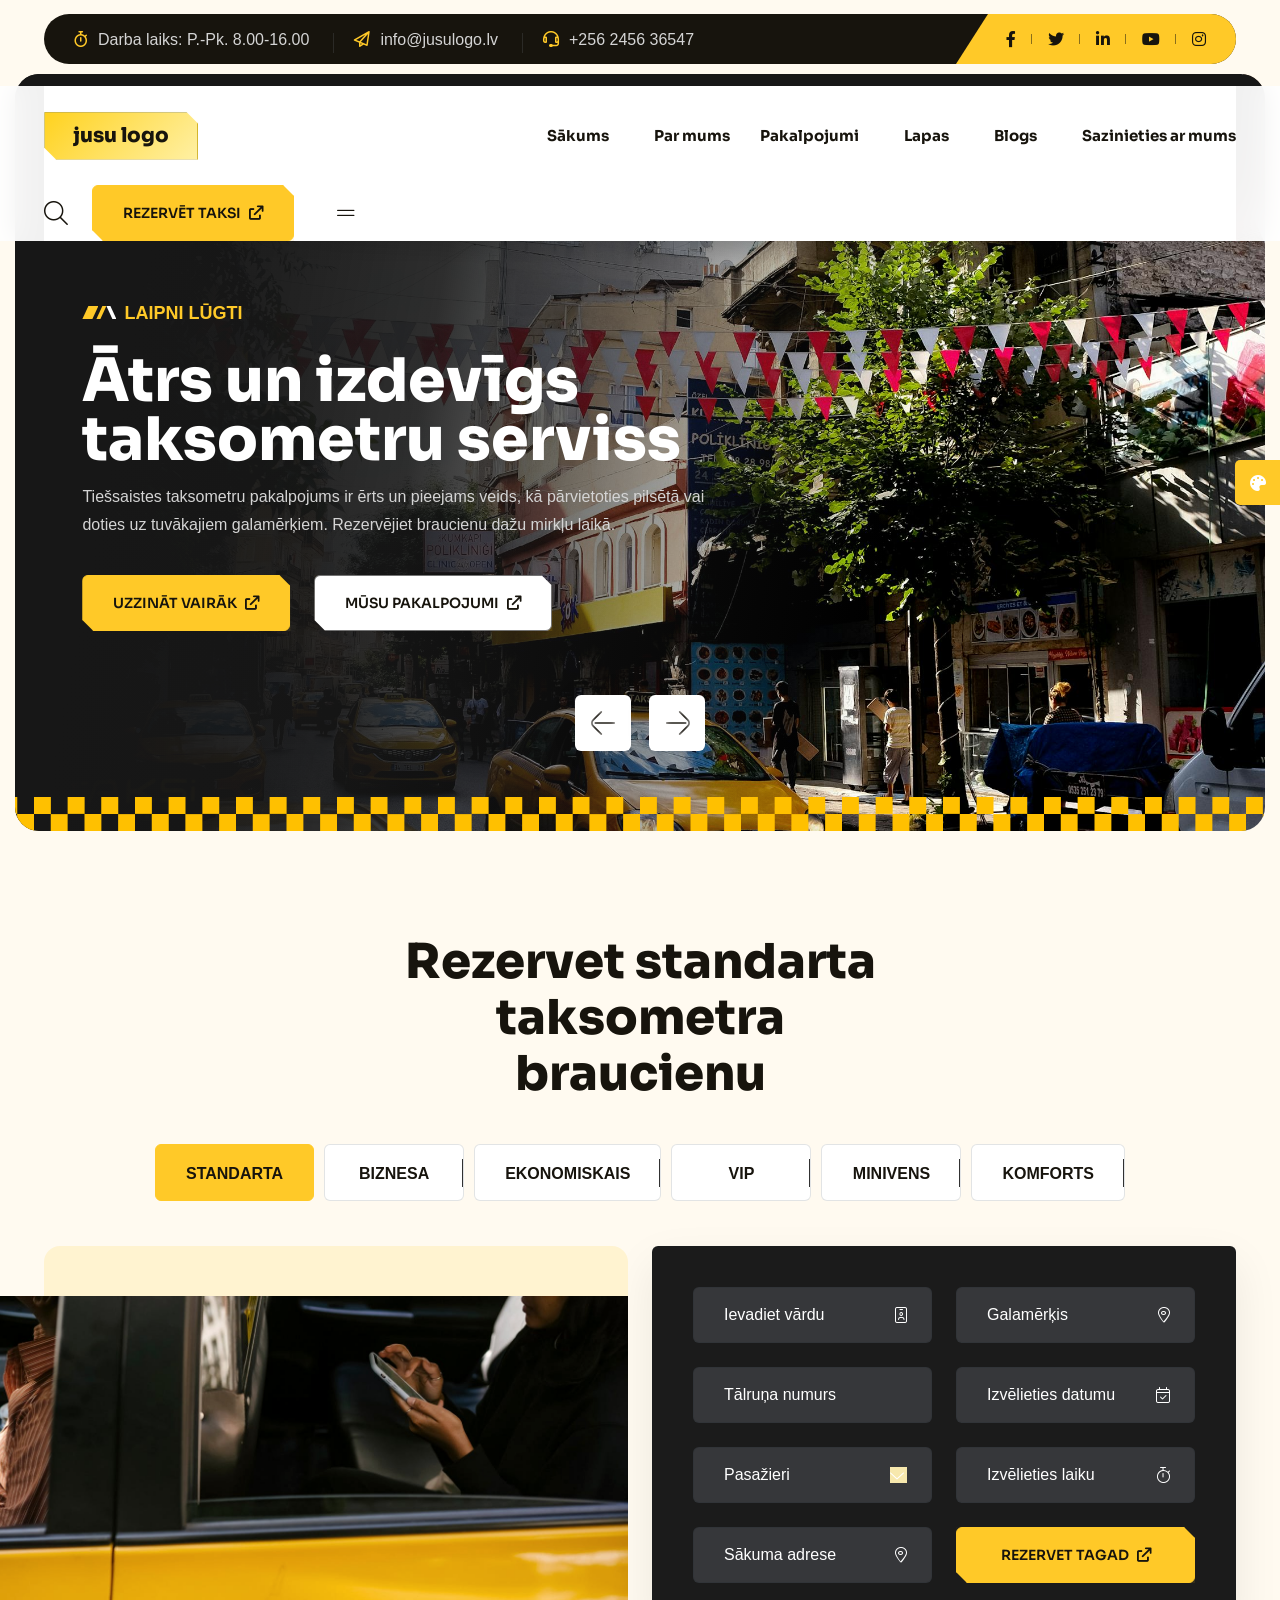
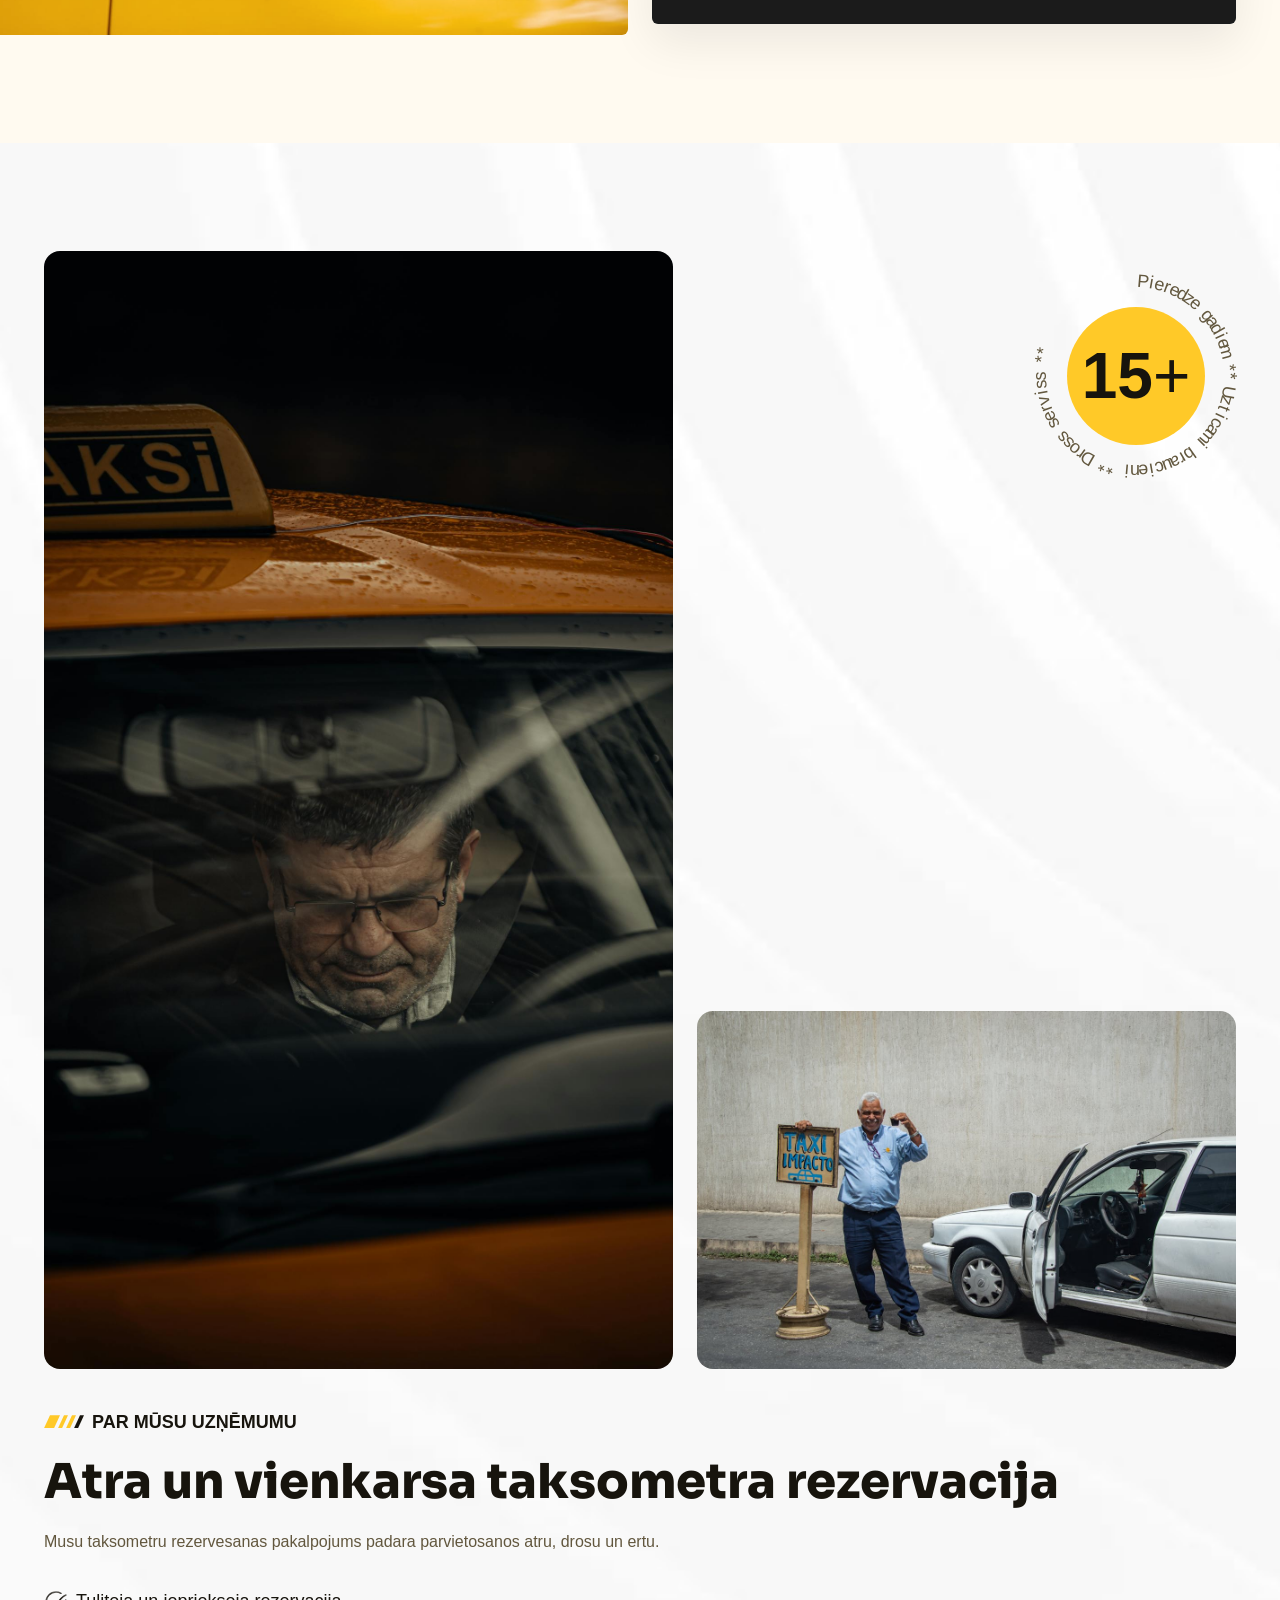
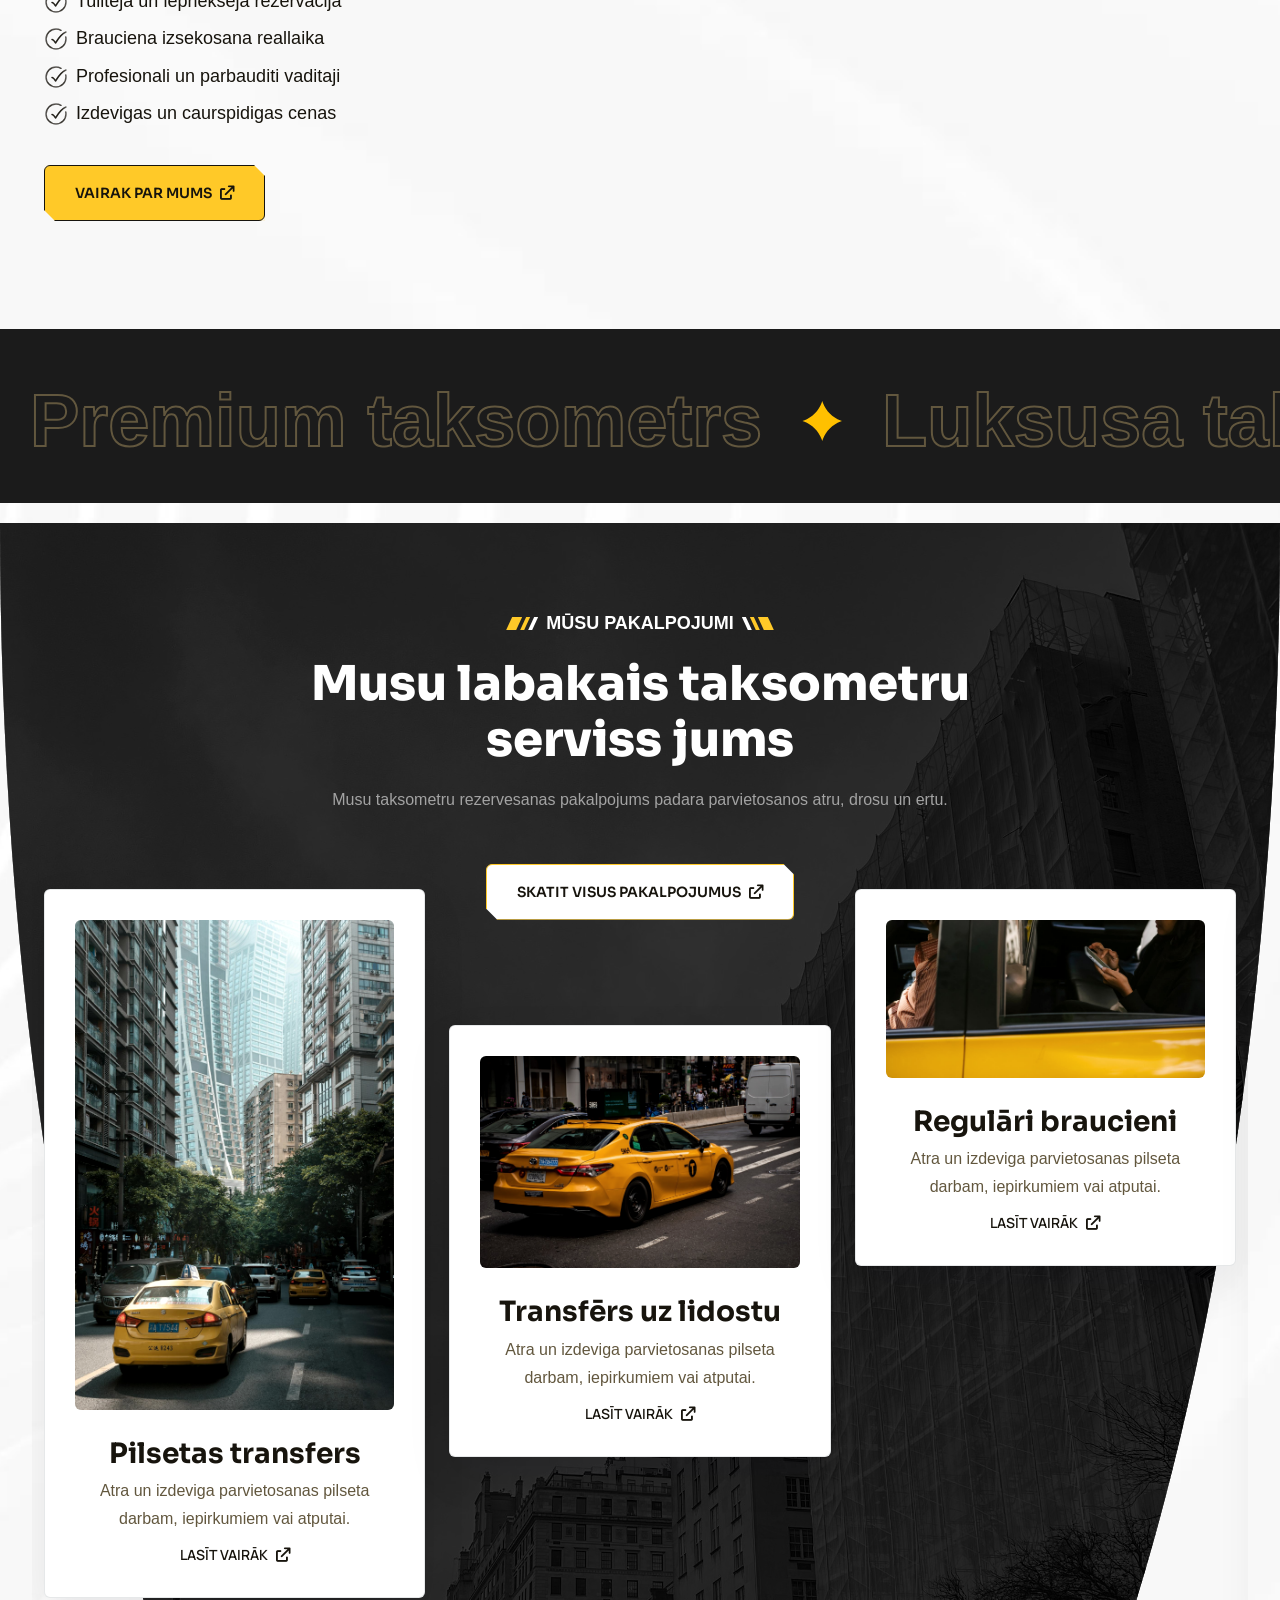
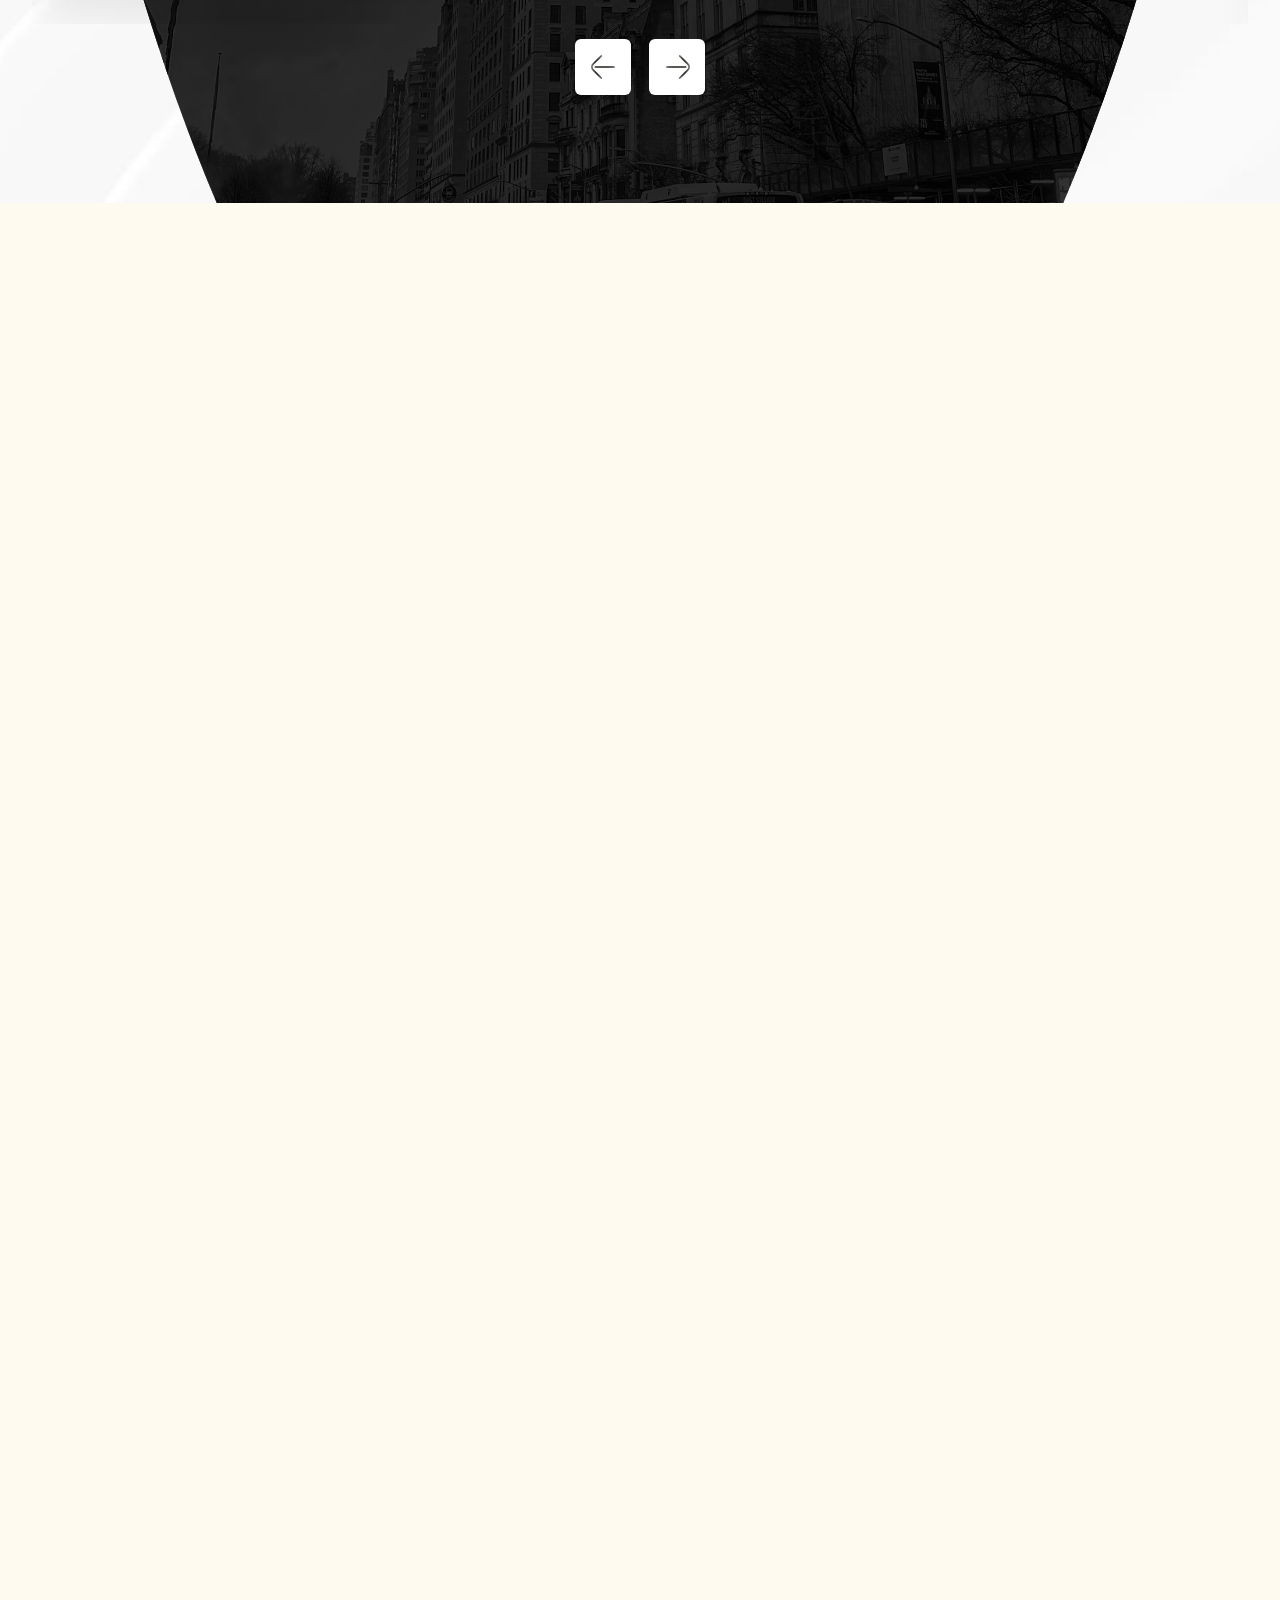
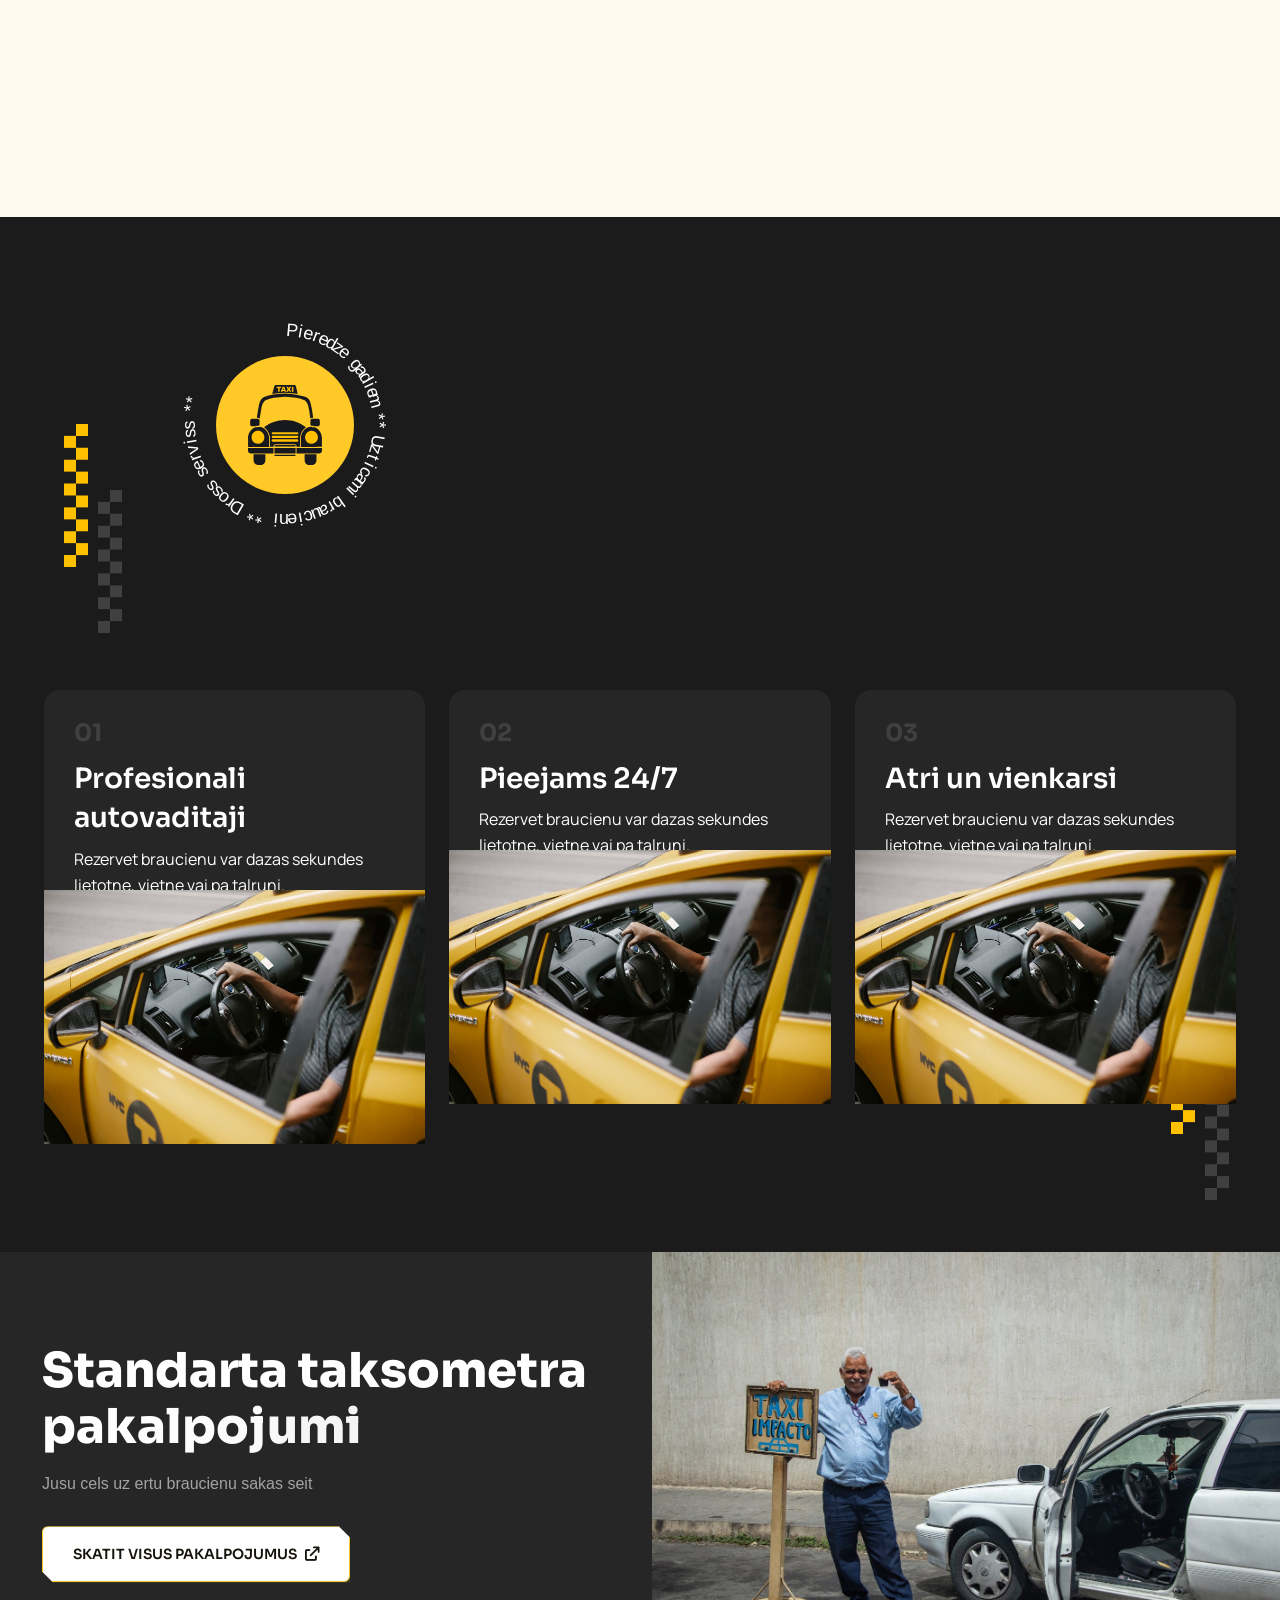
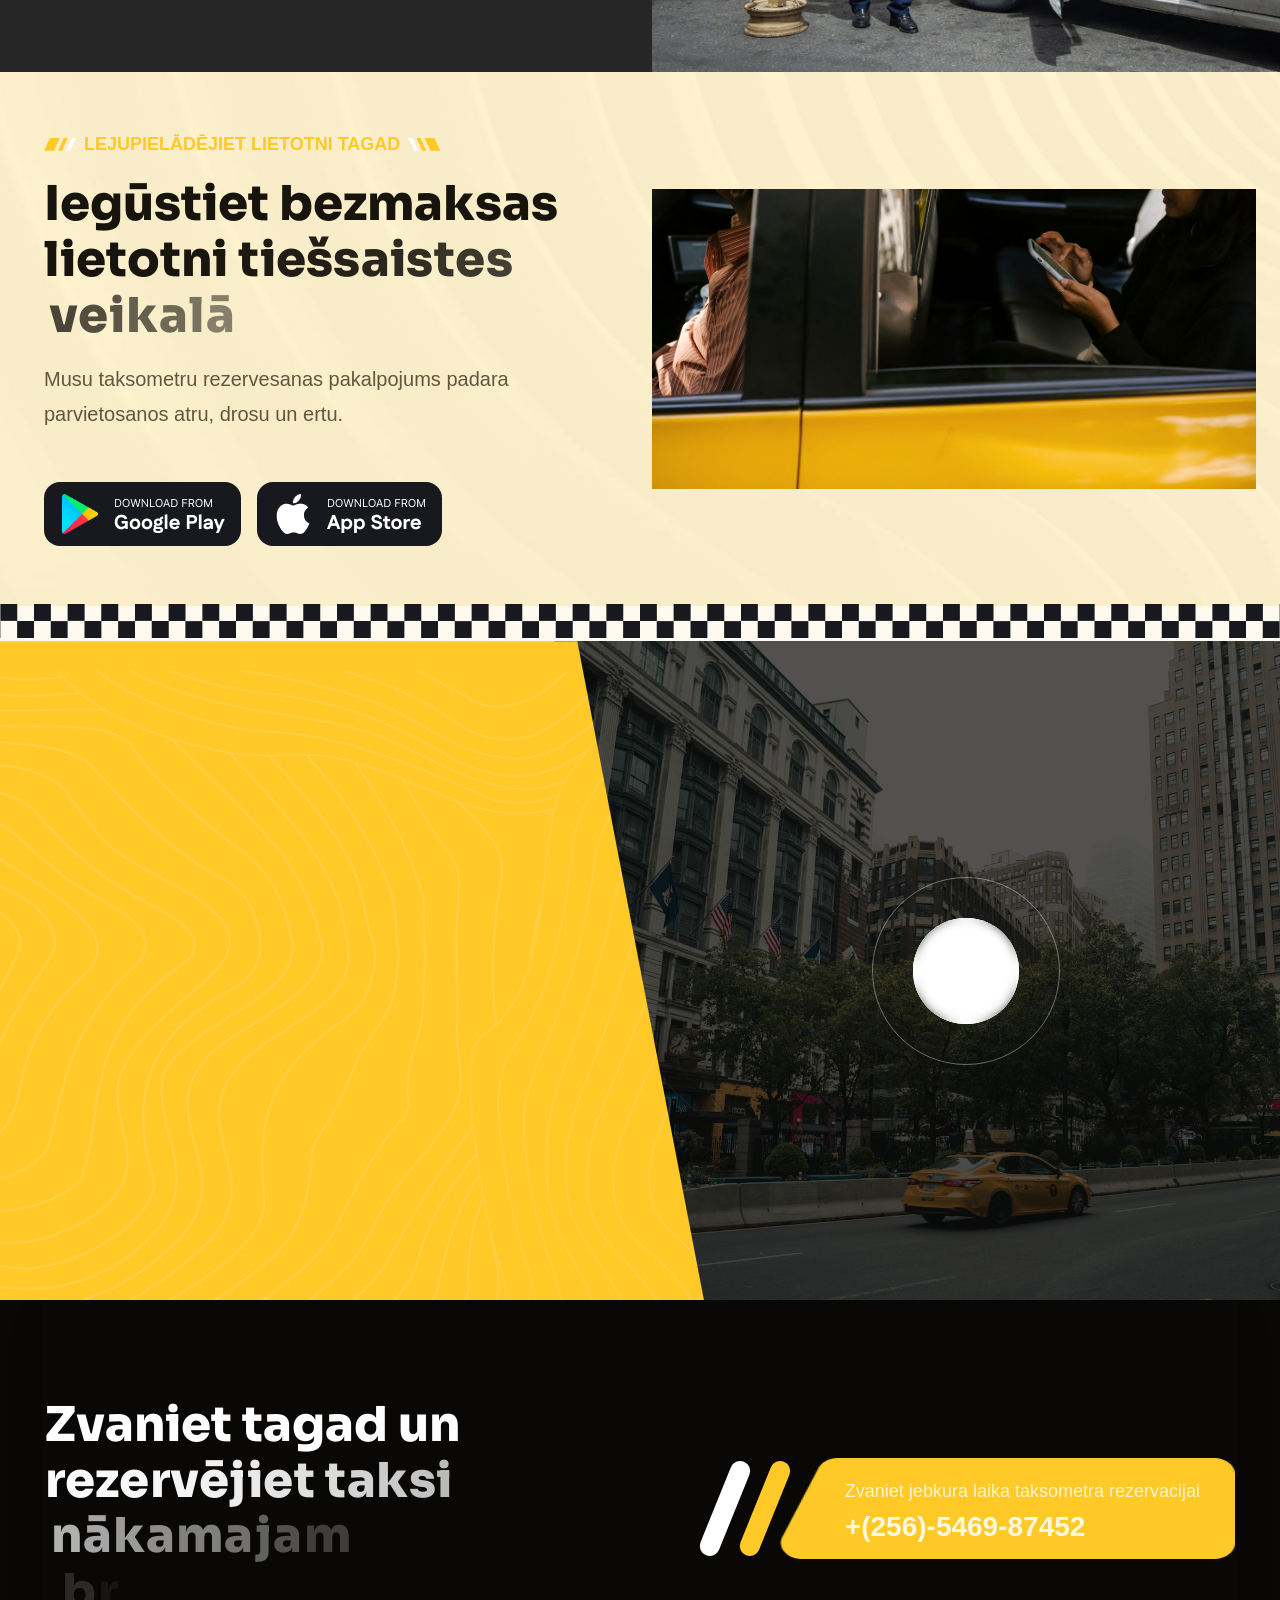
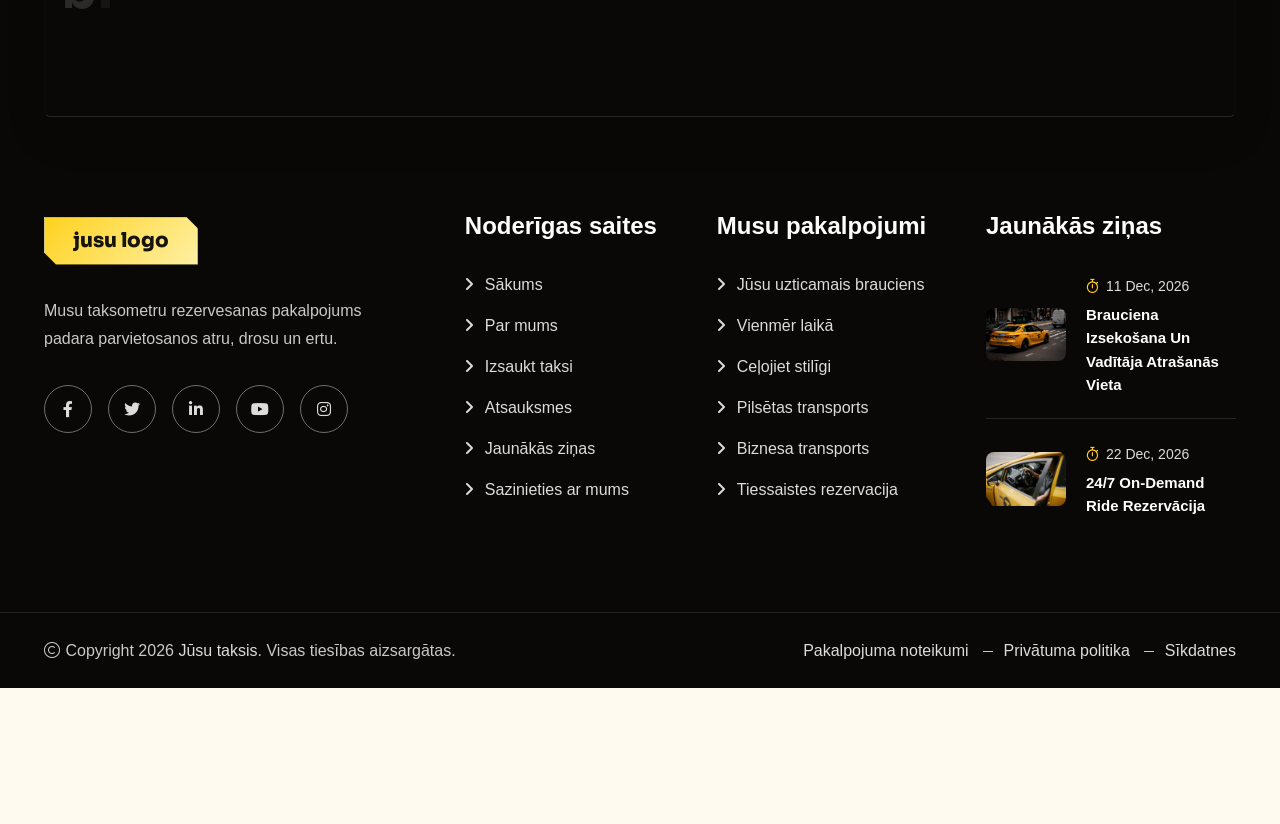
<file: taxiso.html>
<!doctype html><html class="no-js" lang="lv" dir="ltr"><head><meta charset="utf-8"><meta http-equiv="x-ua-compatible" content="ie=edge"><title>Jūsu taksometru pakalpojums | Rīgas braucieni</title><meta name="author" content="Jūsu taksis"><meta name="description" content="Moderns taksometru rezervēšanas pakalpojums Latvijā"><meta name="keywords" content="taksometrs, braucieni, Rīga, rezervācija, transports"><meta name="robots" content="INDEX,FOLLOW"><meta name="viewport" content="width=device-width,initial-scale=1,shrink-to-fit=no"><link rel="icon" type="image/png" sizes="256x256" href="lapumeistars-favicon.png"><link rel="shortcut icon" href="lapumeistars-favicon.png"><link rel="apple-touch-icon" href="lapumeistars-favicon.png"><meta name="theme-color" content="#f4efe7"><link rel="preconnect" href="https://fonts.googleapis.com"><link rel="preconnect" href="https://fonts.gstatic.com" crossorigin><link href="https://fonts.googleapis.com/css2?family=Manrope:wght@400;500;600;700;800&family=Sora:wght@500;600;700;800&display=swap" rel="stylesheet"><link rel="stylesheet" href="assets/css/app.min.css"><link rel="stylesheet" href="assets/css/fontawesome.min.css"><link rel="stylesheet" href="assets/css/style.css"><link rel="stylesheet" href="assets/css/local-overrides.css"></head><body class=""><div class="preloader"><button class="th-btn preloaderCls">Atcelt ielādi</button><div class="preloader-inner"><div class="bounce"><span class="custom-logo-text">jusu logo</span></div><span class="loader">Jūsu taksis <span class="loading-text">Jūsu taksis</span></span></div></div><div class="sidemenu-wrapper sidemenu-info d-none d-lg-block"><div class="sidemenu-content allow-natural-scroll"><button class="closeButton sideMenuCls"><i class="far fa-times"></i></button><div class="widget"><div class="th-widget-about"><div class="about-logo"><a href="index.html"><span class="custom-logo-text">jusu logo</span></a></div><p class="about-text mb-4">Musu taksometru rezervesanas pakalpojums padara parvietosanos atru, drosu un ertu.</p><div class="th-social style2"><a href="https://www.facebook.com/"><i class="fab fa-facebook-f"></i></a> <a href="https://www.twitter.com/"><i class="fab fa-twitter"></i></a> <a href="https://www.youtube.com/"><i class="fab fa-youtube"></i></a> <a href="https://www.linkedin.com/"><i class="fab fa-linkedin-in"></i></a></div></div></div><div class="widget"><h3 class="widget_title">Jaunākie raksti</h3><div class="recent-post-wrap"><div class="recent-post"><div class="media-img"><a href="blog-details.html"><img src="assets/img/stock/blog-recent-post-1-1.jpg" alt="Blogs Image"></a></div><div class="media-body"><div class="recent-post-meta"><a href="blog.html"><i class="far fa-calendar"></i>22 Sep, 2026</a></div><h4 class="post-title"><a class="text-inherit" href="blog-details.html">Rezervējiet braucienu lietotnē vai vietnē</a></h4></div></div><div class="recent-post"><div class="media-img"><a href="blog-details.html"><img src="assets/img/stock/blog-recent-post-1-2.jpg" alt="Blogs Image"></a></div><div class="media-body"><div class="recent-post-meta"><a href="blog.html"><i class="far fa-calendar"></i>24 Sep, 2026</a></div><h4 class="post-title"><a class="text-inherit" href="blog-details.html">Ieplānojiet braucienu laikus</a></h4></div></div><div class="recent-post"><div class="media-img"><a href="blog-details.html"><img src="assets/img/stock/blog-recent-post-1-3.jpg" alt="Blogs Image"></a></div><div class="media-body"><div class="recent-post-meta"><a href="blog.html"><i class="far fa-calendar"></i>23 Oct, 2026</a></div><h4 class="post-title"><a class="text-inherit" href="blog-details.html">Tālie braucieni uz tuvējām pilsētām</a></h4></div></div></div></div><div class="widget th-newsletter-widget"><h3 class="widget_title">Abonēt jaunumus</h3><p class="footer-text mb-4">Saņemiet ikmēneša jaunumus. Bez mēstulēm - apsolām.</p><form class="newsletter-form"><div class="form-group style-dark"><input class="form-control" type="email" placeholder="Ievadiet e-pastu" required=""></div><button type="submit" class="th-btn style2">Abonēt</button></form></div></div></div><div class="th-menu-wrapper"><div class="th-menu-area text-center"><button class="th-menu-toggle"><i class="far fa-times"></i></button><div class="mobile-logo"><a href="index.html"><span class="custom-logo-text">jusu logo</span></a></div><div class="th-mobile-menu allow-natural-scroll"><ul><li class="menu-item-has-children"><a href="index.html">Sākums</a><ul class="sub-menu"><li class="menu-item-has-children"><a href="#">Vairāku lapu</a><ul class="sub-menu"><li><a href="index.html">Sākums I (standarta rezervācija)</a></li><li><a href="home-2.html">Sākums II (premium auto noma)</a></li><li><a href="home-3.html">Sākums III (kopbraukšana)</a></li></ul></li><li class="menu-item-has-children"><a href="#">Vienas lapas</a><ul class="sub-menu"><li><a href="home-1-op.html">Sākums I (standarta rezervācija)</a></li><li><a href="home-2-op.html">Sākums II (premium auto noma)</a></li><li><a href="home-3-op.html">Sākums III (kopbraukšana)</a></li></ul></li></ul></li><li><a href="about.html">Par mums</a></li><li class="menu-item-has-children"><a href="#">Pakalpojumi</a><ul class="sub-menu"><li><a href="service.html">Pakalpojumi</a></li><li><a href="service-details.html">Pakalpojuma informācija</a></li></ul></li><li class="menu-item-has-children"><a href="#">Lapas</a><ul class="sub-menu"><li class="menu-item-has-children"><a href="#">Veikals</a><ul class="sub-menu"><li><a href="shop.html">Veikals</a></li><li><a href="shop-details.html">Veikala informācija</a></li><li><a href="cart.html">Grozs</a></li><li><a href="checkout.html">Apmaksa</a></li><li><a href="wishlist.html">Vēlmju saraksts</a></li></ul></li><li><a href="taxi-type.html">Taksometru veidi</a></li><li><a href="taxi-details.html">Taksometra informācija</a></li><li><a href="car-rental.html">Auto noma</a></li><li><a href="rental-details.html">Nomas informācija</a></li><li><a href="team.html">Mūsu komanda</a></li><li><a href="team-details.html">Komandas informācija</a></li><li><a href="pricing.html">Cenu plāni</a></li><li><a href="booking.html">Rezervācija</a></li><li><a href="gallery.html">Galerija</a></li><li><a href="testimonial.html">Atsauksmes</a></li><li><a href="faq.html">BUJ lapa</a></li><li><a href="error.html">Kļūdas lapa</a></li></ul></li><li class="menu-item-has-children"><a href="#">Blogs</a><ul class="sub-menu"><li><a href="blog.html">Blogs</a></li><li><a href="blog-2.html">Blogs ar sānjoslu</a></li><li><a href="blog-3.html">Blogs bez sānjoslas</a></li><li><a href="blog-details.html">Bloga informacija</a></li></ul></li><li><a href="contact.html">Sazinieties ar mums</a></li></ul></div></div></div><div class="color-scheme-wrap active"><button class="switchIcon"><i class="fa-solid fa-palette"></i></button><h3 class="color-scheme-wrap-title text-center">Krāsu izvēle</h3><div class="color-switch-btns"><button data-color="#FF4F38"><i class="fa-solid fa-droplet"></i></button> <button data-color="#3282FB"><i class="fa-solid fa-droplet"></i></button> <button data-color="#6D30FB"><i class="fa-solid fa-droplet"></i></button> <button data-color="#27AE60"><i class="fa-solid fa-droplet"></i></button> <button data-color="#FF7E02"><i class="fa-solid fa-droplet"></i></button></div></div><div class="popup-search-box d-none d-lg-block"><button class="searchClose"><i class="far fa-times"></i></button><form action="#"><input type="text" placeholder="Ko jūs meklējat?"> <button type="submit"><i class="fal fa-magnifying-glass"></i></button></form></div><header class="th-header header-layout1"><div class="container"><div class="header-top"><div class="row justify-content-center justify-content-md-between align-items-center gy-2"><div class="col-auto d-md-block d-none"><div class="header-links"><ul class="header-left-wrap"><li><i class="far fa-location-dot"></i>Brīvības iela 156, Rīga</li><li><i class="far fa-stopwatch"></i>Darba laiks: P.-Pk. 8.00-16.00</li><li><i class="far fa-paper-plane"></i><a href="mailto:info@jusulogo.lv">info@jusulogo.lv</a></li><li><i class="far fa-headset"></i><a href="tel:256245636547">+256 2456 36547</a></li></ul></div></div><div class="col-auto"><div class="th-social"><a href="https://www.facebook.com/"><i class="fab fa-facebook-f"></i></a> <a href="https://www.twitter.com/"><i class="fab fa-twitter"></i></a> <a href="https://www.linkedin.com/"><i class="fab fa-linkedin-in"></i></a> <a href="https://www.youtube.com/"><i class="fab fa-youtube"></i></a> <a href="https://www.instagram.com/"><i class="fab fa-instagram"></i></a></div></div></div></div></div><div class="sticky-wrapper"><div class="container"><div class="menu-area"><div class="row align-items-center justify-content-between"><div class="col-auto"><div class="header-logo"><a href="index.html"><span class="custom-logo-text">jusu logo</span></a></div></div><div class="col-auto"><nav class="main-menu d-none d-lg-inline-block"><ul><li class="menu-item-has-children mega-menu-wrap"><a href="index.html">Sākums</a><ul class="mega-menu mega-menu-content allow-natural-scroll"><li><div class="container"><div class="row gy-4"><div class="col-lg-4"><div class="mega-menu-box"><div class="mega-menu-img"><img src="assets/img/stock/pages-index.jpg" alt="Sākums One"><div class="btn-wrap"><a href="index.html" class="th-btn">Vairāku lapu</a> <a href="home-1-op.html" class="th-btn">Vienas lapas</a></div></div><h3 class="mega-menu-title"><a href="index.html">Sākums I (standarta rezervācija)</a></h3></div></div><div class="col-lg-4"><div class="mega-menu-box"><div class="mega-menu-img"><img src="assets/img/stock/pages-home-2.jpg" alt="Sākums Two"><div class="btn-wrap"><a href="home-2.html" class="th-btn">Vairāku lapu</a> <a href="home-2-op.html" class="th-btn">Vienas lapas</a></div></div><h3 class="mega-menu-title"><a href="home-2.html">Sākums II (premium auto noma)</a></h3></div></div><div class="col-lg-4"><div class="mega-menu-box"><div class="mega-menu-img"><img src="assets/img/stock/pages-home-3.jpg" alt="Sākums Three"><div class="btn-wrap"><a href="home-3.html" class="th-btn">Vairāku lapu</a> <a href="home-3-op.html" class="th-btn">Vienas lapas</a></div></div><h3 class="mega-menu-title"><a href="home-3.html">Sākums III (kopbraukšana)</a></h3></div></div></div></div></li></ul></li><li><a href="about.html">Par mums</a></li><li class="menu-item-has-children"><a href="#">Pakalpojumi</a><ul class="sub-menu"><li><a href="service.html">Pakalpojumi</a></li><li><a href="service-details.html">Pakalpojuma informācija</a></li></ul></li><li class="menu-item-has-children"><a href="#">Lapas</a><ul class="sub-menu"><li class="menu-item-has-children"><a href="#">Veikals</a><ul class="sub-menu"><li><a href="shop.html">Veikals</a></li><li><a href="shop-details.html">Veikala informācija</a></li><li><a href="cart.html">Grozs</a></li><li><a href="checkout.html">Apmaksa</a></li><li><a href="wishlist.html">Vēlmju saraksts</a></li></ul></li><li><a href="taxi-type.html">Taksometru veidi</a></li><li><a href="taxi-details.html">Taksometra informācija</a></li><li><a href="car-rental.html">Auto noma</a></li><li><a href="rental-details.html">Nomas informācija</a></li><li><a href="team.html">Mūsu komanda</a></li><li><a href="team-details.html">Komandas informācija</a></li><li><a href="pricing.html">Cenu plāni</a></li><li><a href="booking.html">Rezervācija</a></li><li><a href="gallery.html">Galerija</a></li><li><a href="testimonial.html">Atsauksmes</a></li><li><a href="faq.html">BUJ lapa</a></li><li><a href="error.html">Kļūdas lapa</a></li></ul></li><li class="menu-item-has-children"><a href="#">Blogs</a><ul class="sub-menu"><li><a href="blog.html">Blogs</a></li><li><a href="blog-2.html">Bloga rezgis</a></li><li><a href="blog-details.html">Bloga informacija</a></li></ul></li><li><a href="contact.html">Sazinieties ar mums</a></li></ul></nav><div class="header-button d-flex d-lg-none"><button type="button" class="th-menu-toggle icon-btn style2"><i class="far fa-grip-lines"></i></button></div></div><div class="col-auto d-xl-block d-none"><div class="header-button"><button type="button" class="simple-icon searchBoxToggler"><i class="fal fa-magnifying-glass"></i></button> <a href="contact.html" class="th-btn style4">REZERVĒT TAKSI <i class="fas fa-arrow-up-right-from-square ms-2"></i></a> <button type="button" class="icon-btn style2 sideMenuInfo"><i class="fal fa-grip-lines"></i></button></div></div></div></div></div></div></header><div class="th-hero-wrapper hero-1" id="hero"><div class="swiper th-slider hero-slider1" id="heroSlider1" data-slider-options='{"effect":"fade","autoHeight": "true"}'><div class="swiper-wrapper"><div class="swiper-slide"><div class="th-hero-bg" data-bg-src="assets/img/stock/hero-hero-bg-1-1.jpg"><div class="line-anim th-hero-bg-shape1" data-bg-src="assets/img/shape/shape3.png"></div></div><div class="hero-inner"><div class="container"><div class="row"><div class="col-xl-12"><div class="hero-style1"><span class="sub-title" data-ani="slideinup" data-ani-delay="0.2s"><span class="subtitle-shape1"></span> <span class="subtitle-shape2"></span> <span class="subtitle-shape3 me-2 ms-0"></span> LAIPNI LŪGTI</span><h1 class="hero-title text-white"><span class="title1" data-ani="slideinup" data-ani-delay="0.3s">Ātrs un izdevīgs</span> <span class="title2" data-ani="slideinup" data-ani-delay="0.4s">taksometru serviss</span></h1><p class="hero-text" data-ani="slideinup" data-ani-delay="0.6s">Tiešsaistes taksometru pakalpojums ir ērts un pieejams veids, kā pārvietoties pilsētā vai doties uz tuvākajiem galamērķiem. Rezervējiet braucienu dažu mirkļu laikā.</p><div class="btn-wrap" data-ani="slideinup" data-ani-delay="0.7s"><a href="contact.html" class="th-btn style4">UZZINĀT VAIRĀK<i class="fas fa-arrow-up-right-from-square ms-2"></i></a> <a href="service.html" class="th-btn style5">MŪSU PAKALPOJUMI<i class="fas fa-arrow-up-right-from-square ms-2"></i></a></div></div></div></div></div></div></div><div class="swiper-slide"><div class="th-hero-bg" data-bg-src="assets/img/stock/hero-hero-bg-1-2.jpg"><div class="line-anim th-hero-bg-shape1" data-bg-src="assets/img/shape/shape3.png"></div></div><div class="hero-inner"><div class="container"><div class="row"><div class="col-xl-12"><div class="hero-style1"><span class="sub-title" data-ani="slideinup" data-ani-delay="0.2s"><span class="subtitle-shape1"></span> <span class="subtitle-shape2"></span> <span class="subtitle-shape3 me-2 ms-0"></span> LAIPNI LŪGTI</span><h1 class="hero-title text-white"><span class="title1" data-ani="slideinup" data-ani-delay="0.3s">Uzticams un izdevīgs</span> <span class="title2" data-ani="slideinup" data-ani-delay="0.4s">taksometru serviss</span></h1><p class="hero-text" data-ani="slideinup" data-ani-delay="0.6s">Tiešsaistes taksometru pakalpojums ir ērts un pieejams veids, kā pārvietoties pilsētā vai doties uz tuvākajiem galamērķiem. Rezervējiet braucienu dažu mirkļu laikā.</p><div class="btn-wrap" data-ani="slideinup" data-ani-delay="0.7s"><a href="contact.html" class="th-btn style4">UZZINĀT VAIRĀK<i class="fas fa-arrow-up-right-from-square ms-2"></i></a> <a href="service.html" class="th-btn style5">MŪSU PAKALPOJUMI<i class="fas fa-arrow-up-right-from-square ms-2"></i></a></div></div></div></div></div></div></div></div><button data-slider-prev="#heroSlider1" class="slider-arrow style2"><img class="icon" data-mask-src="assets/img/icon/arrow-left.svg" src="assets/img/icon/arrow-left.svg" alt="icon"></button> <button data-slider-next="#heroSlider1" class="slider-arrow style2 slider-next"><img class="icon" data-mask-src="assets/img/icon/arrow-right.svg" src="assets/img/icon/arrow-right.svg" alt="icon"></button></div></div><div class="space overflow-hidden"><div class="container"><div class="row justify-content-center"><div class="col-xl-5"><div class="title-area text-center"><h2 class="sec-title h3 text-anim2 wow fadeinup">Rezervet standarta taksometra braucienu</h2></div></div><div class="col-12"><div class="nav nav-tabs tab-menu1 mb-45 wow fadeinup" role="tablist" data-wow-delay="0.2"><button class="nav-link tab-btn active" id="nav-booking-tab-1" data-bs-toggle="tab" data-bs-target="#nav-booking1" type="button" role="tab" aria-controls="nav-booking1" aria-selected="true">STANDARTA</button> <button class="nav-link tab-btn" id="nav-booking-tab-2" data-bs-toggle="tab" data-bs-target="#nav-booking2" type="button" role="tab" aria-controls="nav-booking2" aria-selected="false">BIZNESA</button> <button class="nav-link tab-btn" id="nav-booking-tab-3" data-bs-toggle="tab" data-bs-target="#nav-booking3" type="button" role="tab" aria-controls="nav-booking3" aria-selected="false">EKONOMISKAIS</button> <button class="nav-link tab-btn" id="nav-booking-tab-4" data-bs-toggle="tab" data-bs-target="#nav-booking4" type="button" role="tab" aria-controls="nav-booking4" aria-selected="false">VIP</button> <button class="nav-link tab-btn" id="nav-booking-tab-5" data-bs-toggle="tab" data-bs-target="#nav-booking5" type="button" role="tab" aria-controls="nav-booking5" aria-selected="false">MINIVENS</button> <button class="nav-link tab-btn" id="nav-booking-tab-6" data-bs-toggle="tab" data-bs-target="#nav-booking6" type="button" role="tab" aria-controls="nav-booking6" aria-selected="false">KOMFORTS</button></div></div></div><div class="tab-content wow fadeinup" data-wow-delay="0.4"><div class="tab-pane fade show active" id="nav-booking1" role="tabpanel" aria-labelledby="nav-booking-tab-1" tabindex="0"><div class="row gy-4 gx-40"><div class="col-xl-6"><div class="booking-thumb1"><img src="assets/img/stock/normal-booking-1-1.jpg" alt="stock foto"></div></div><div class="col-xl-6"><form action="mail.php" method="POST" class="booking-form1 ajax-contact"><div class="row gy-4"><div class="form-group style2 col-md-6"><input type="text" class="form-control" name="name" id="name" placeholder="Ievadiet vārdu"> <i class="fal fa-id-badge"></i></div><div class="form-group style2 col-md-6"><input type="text" class="form-control" name="destination" id="destination" placeholder="Galamērķis"> <i class="fal fa-location-dot"></i></div><div class="form-group style2 col-md-6"><input type="number" class="form-control" name="number" id="number" placeholder="Tālruņa numurs"> <i class="fal fa-headset-rotary"></i></div><div class="form-group style2 col-md-6"><input type="text" class="form-control form-date" name="date" id="date" placeholder="Izvēlieties datumu"> <i class="fal fa-calendar-check"></i></div><div class="form-group style2 col-md-6"><select name="subject" id="subject" class="form-select"><option value="" disabled="disabled" selected="selected" hidden>Pasažieri</option><option value="Pasažieri option1">2 pieaugušie, 1 bērns</option><option value="Pasažieri option2">1 pieaugušais, 1 bērns</option><option value="Pasažieri option3">3 pieaugušie</option><option value="Pasažieri option4">1 pieaugušais</option></select> <i class="fal fa-chevron-down"></i></div><div class="form-group style2 col-md-6"><input type="text" class="form-control form-time" name="time" id="time" placeholder="Izvēlieties laiku"> <i class="fal fa-stopwatch"></i></div><div class="form-group style2 col-md-6"><input type="text" class="form-control" name="pickup" id="pickup" placeholder="Sākuma adrese"> <i class="fal fa-location-dot"></i></div><div class="form-btn col-md-6"><button class="th-btn style4 btn-fw">REZERVET TAGAD <i class="fas fa-arrow-up-right-from-square ms-2"></i></button></div></div><p class="form-messages mb-0 mt-3"></p></form></div></div></div><div class="tab-pane fade" id="nav-booking2" role="tabpanel" aria-labelledby="nav-booking-tab-2" tabindex="0"><div class="row gy-4 gx-40"><div class="col-xl-6"><div class="booking-thumb1"><img src="assets/img/stock/normal-booking-1-2.jpg" alt="stock foto"></div></div><div class="col-xl-6"><form action="mail.php" method="POST" class="booking-form1 ajax-contact"><div class="row gy-4"><div class="form-group style2 col-md-6"><input type="text" class="form-control" name="name" id="name1" placeholder="Ievadiet vārdu"> <i class="fal fa-id-badge"></i></div><div class="form-group style2 col-md-6"><input type="text" class="form-control" name="destination" id="destination1" placeholder="Galamērķis"> <i class="fal fa-location-dot"></i></div><div class="form-group style2 col-md-6"><input type="number" class="form-control" name="number" id="number1" placeholder="Tālruņa numurs"> <i class="fal fa-headset-rotary"></i></div><div class="form-group style2 col-md-6"><input type="text" class="form-control form-date" name="date" id="date1" placeholder="Izvēlieties datumu"> <i class="fal fa-calendar-check"></i></div><div class="form-group style2 col-md-6"><select name="subject" id="subject1" class="form-select"><option value="" disabled="disabled" selected="selected" hidden>Pasažieri</option><option value="Pasažieri option1">2 pieaugušie, 1 bērns</option><option value="Pasažieri option2">1 pieaugušais, 1 bērns</option><option value="Pasažieri option3">3 pieaugušie</option><option value="Pasažieri option4">1 pieaugušais</option></select> <i class="fal fa-chevron-down"></i></div><div class="form-group style2 col-md-6"><input type="text" class="form-control form-time" name="time" id="time1" placeholder="Izvēlieties laiku"> <i class="fal fa-stopwatch"></i></div><div class="form-group style2 col-md-6"><input type="text" class="form-control" name="pickup1" id="pickup1" placeholder="Sākuma adrese"> <i class="fal fa-location-dot"></i></div><div class="form-btn col-md-6"><button class="th-btn style4 btn-fw">REZERVET TAGAD <i class="fas fa-arrow-up-right-from-square ms-2"></i></button></div></div><p class="form-messages mb-0 mt-3"></p></form></div></div></div><div class="tab-pane fade" id="nav-booking3" role="tabpanel" aria-labelledby="nav-booking-tab-3" tabindex="0"><div class="row gy-4 gx-40"><div class="col-xl-6"><div class="booking-thumb1"><img src="assets/img/stock/normal-booking-1-3.jpg" alt="stock foto"></div></div><div class="col-xl-6"><form action="mail.php" method="POST" class="booking-form1 ajax-contact"><div class="row gy-4"><div class="form-group style2 col-md-6"><input type="text" class="form-control" name="name2" id="name2" placeholder="Ievadiet vārdu"> <i class="fal fa-id-badge"></i></div><div class="form-group style2 col-md-6"><input type="text" class="form-control" name="destination2" id="destination2" placeholder="Galamērķis"> <i class="fal fa-location-dot"></i></div><div class="form-group style2 col-md-6"><input type="number" class="form-control" name="number2" id="number2" placeholder="Tālruņa numurs"> <i class="fal fa-headset-rotary"></i></div><div class="form-group style2 col-md-6"><input type="text" class="form-control form-date" name="date2" id="date2" placeholder="Izvēlieties datumu"> <i class="fal fa-calendar-check"></i></div><div class="form-group style2 col-md-6"><select name="subject" id="subject2" class="form-select"><option value="" disabled="disabled" selected="selected" hidden>Pasažieri</option><option value="Pasažieri option1">2 pieaugušie, 1 bērns</option><option value="Pasažieri option2">1 pieaugušais, 1 bērns</option><option value="Pasažieri option3">3 pieaugušie</option><option value="Pasažieri option4">1 pieaugušais</option></select> <i class="fal fa-chevron-down"></i></div><div class="form-group style2 col-md-6"><input type="text" class="form-control form-time" name="time2" id="time2" placeholder="Izvēlieties laiku"> <i class="fal fa-stopwatch"></i></div><div class="form-group style2 col-md-6"><input type="text" class="form-control" name="pickup2" id="pickup2" placeholder="Sākuma adrese"> <i class="fal fa-location-dot"></i></div><div class="form-btn col-md-6"><button class="th-btn style4 btn-fw">REZERVET TAGAD <i class="fas fa-arrow-up-right-from-square ms-2"></i></button></div></div><p class="form-messages mb-0 mt-3"></p></form></div></div></div><div class="tab-pane fade" id="nav-booking4" role="tabpanel" aria-labelledby="nav-booking-tab-4" tabindex="0"><div class="row gy-4 gx-40"><div class="col-xl-6"><div class="booking-thumb1"><img src="assets/img/stock/normal-booking-1-4.jpg" alt="stock foto"></div></div><div class="col-xl-6"><form action="mail.php" method="POST" class="booking-form1 ajax-contact"><div class="row gy-4"><div class="form-group style2 col-md-6"><input type="text" class="form-control" name="name3" id="name3" placeholder="Ievadiet vārdu"> <i class="fal fa-id-badge"></i></div><div class="form-group style2 col-md-6"><input type="text" class="form-control" name="destination3" id="destination3" placeholder="Galamērķis"> <i class="fal fa-location-dot"></i></div><div class="form-group style2 col-md-6"><input type="number" class="form-control" name="number3" id="number3" placeholder="Tālruņa numurs"> <i class="fal fa-headset-rotary"></i></div><div class="form-group style2 col-md-6"><input type="text" class="form-control form-date" name="date3" id="date3" placeholder="Izvēlieties datumu"> <i class="fal fa-calendar-check"></i></div><div class="form-group style2 col-md-6"><select name="subjec3t" id="subject3" class="form-select"><option value="" disabled="disabled" selected="selected" hidden>Pasažieri</option><option value="Pasažieri option1">2 pieaugušie, 1 bērns</option><option value="Pasažieri option2">1 pieaugušais, 1 bērns</option><option value="Pasažieri option3">3 pieaugušie</option><option value="Pasažieri option4">1 pieaugušais</option></select> <i class="fal fa-chevron-down"></i></div><div class="form-group style2 col-md-6"><input type="text" class="form-control form-time" name="time3" id="time3" placeholder="Izvēlieties laiku"> <i class="fal fa-stopwatch"></i></div><div class="form-group style2 col-md-6"><input type="text" class="form-control" name="pickup3" id="pickup3" placeholder="Sākuma adrese"> <i class="fal fa-location-dot"></i></div><div class="form-btn col-md-6"><button class="th-btn style4 btn-fw">REZERVET TAGAD <i class="fas fa-arrow-up-right-from-square ms-2"></i></button></div></div><p class="form-messages mb-0 mt-3"></p></form></div></div></div><div class="tab-pane fade" id="nav-booking5" role="tabpanel" aria-labelledby="nav-booking-tab-5" tabindex="0"><div class="row gy-4 gx-40"><div class="col-xl-6"><div class="booking-thumb1"><img src="assets/img/stock/normal-booking-1-5.jpg" alt="stock foto"></div></div><div class="col-xl-6"><form action="mail.php" method="POST" class="booking-form1 ajax-contact"><div class="row gy-4"><div class="form-group style2 col-md-6"><input type="text" class="form-control" name="name" id="name4" placeholder="Ievadiet vārdu"> <i class="fal fa-id-badge"></i></div><div class="form-group style2 col-md-6"><input type="text" class="form-control" name="destination" id="destination4" placeholder="Galamērķis"> <i class="fal fa-location-dot"></i></div><div class="form-group style2 col-md-6"><input type="number" class="form-control" name="number" id="number4" placeholder="Tālruņa numurs"> <i class="fal fa-headset-rotary"></i></div><div class="form-group style2 col-md-6"><input type="text" class="form-control form-date" name="date" id="date4" placeholder="Izvēlieties datumu"> <i class="fal fa-calendar-check"></i></div><div class="form-group style2 col-md-6"><select name="subject" id="subject4" class="form-select"><option value="" disabled="disabled" selected="selected" hidden>Pasažieri</option><option value="Pasažieri option1">2 pieaugušie, 1 bērns</option><option value="Pasažieri option2">1 pieaugušais, 1 bērns</option><option value="Pasažieri option3">3 pieaugušie</option><option value="Pasažieri option4">1 pieaugušais</option></select> <i class="fal fa-chevron-down"></i></div><div class="form-group style2 col-md-6"><input type="text" class="form-control form-time" name="time4" id="time4" placeholder="Izvēlieties laiku"> <i class="fal fa-stopwatch"></i></div><div class="form-group style2 col-md-6"><input type="text" class="form-control" name="pickup4" id="pickup4" placeholder="Sākuma adrese"> <i class="fal fa-location-dot"></i></div><div class="form-btn col-md-6"><button class="th-btn style4 btn-fw">REZERVET TAGAD <i class="fas fa-arrow-up-right-from-square ms-2"></i></button></div></div><p class="form-messages mb-0 mt-3"></p></form></div></div></div><div class="tab-pane fade" id="nav-booking6" role="tabpanel" aria-labelledby="nav-booking-tab-6" tabindex="0"><div class="row gy-4 gx-40"><div class="col-xl-6"><div class="booking-thumb1"><img src="assets/img/stock/normal-booking-1-6.jpg" alt="stock foto"></div></div><div class="col-xl-6"><form action="mail.php" method="POST" class="booking-form1 ajax-contact"><div class="row gy-4"><div class="form-group style2 col-md-6"><input type="text" class="form-control" name="name5" id="name5" placeholder="Ievadiet vārdu"> <i class="fal fa-id-badge"></i></div><div class="form-group style2 col-md-6"><input type="text" class="form-control" name="destination5" id="destination5" placeholder="Galamērķis"> <i class="fal fa-location-dot"></i></div><div class="form-group style2 col-md-6"><input type="number" class="form-control" name="number5" id="number5" placeholder="Tālruņa numurs"> <i class="fal fa-headset-rotary"></i></div><div class="form-group style2 col-md-6"><input type="text" class="form-control form-date" name="date5" id="date5" placeholder="Izvēlieties datumu"> <i class="fal fa-calendar-check"></i></div><div class="form-group style2 col-md-6"><select name="subject" id="subject5" class="form-select"><option value="" disabled="disabled" selected="selected" hidden>Pasažieri</option><option value="Pasažieri option1">2 pieaugušie, 1 bērns</option><option value="Pasažieri option2">1 pieaugušais, 1 bērns</option><option value="Pasažieri option3">3 pieaugušie</option><option value="Pasažieri option4">1 pieaugušais</option></select> <i class="fal fa-chevron-down"></i></div><div class="form-group style2 col-md-6"><input type="text" class="form-control form-time" name="time" id="time5" placeholder="Izvēlieties laiku"> <i class="fal fa-stopwatch"></i></div><div class="form-group style2 col-md-6"><input type="text" class="form-control" name="pickup" id="pickup5" placeholder="Sākuma adrese"> <i class="fal fa-location-dot"></i></div><div class="form-btn col-md-6"><button class="th-btn style4 btn-fw">REZERVET TAGAD <i class="fas fa-arrow-up-right-from-square ms-2"></i></button></div></div><p class="form-messages mb-0 mt-3"></p></form></div></div></div></div></div></div><div class="overflow-hidden space overflow-hidden bg-smoke" id="about-sec" data-bg-src="assets/img/bg/bg-shape1.png"><div class="container"><div class="row gy-40 align-items-center"><div class="col-xxl-7"><div class="img-box1 wow fadeinup"><div class="img1"><img src="assets/img/stock/normal-about-thumb1-1.jpg" alt="About"></div><div class="img2"><img src="assets/img/stock/normal-about-thumb1-2.jpg" alt="About"></div><div class="circle-tag"><span class="circle-title-anime">Pieredze gadiem ** Uzticami braucieni ** Dross serviss **</span><div class="year-counter-wrap"><span class="counter-number">16</span>+</div></div></div></div><div class="col-xxl-5"><div class="about-wrap1"><div class="title-area mb-30"><span class="sub-title wow fadeinup text-title"><span class="subtitle-shape1"></span> <span class="subtitle-shape2"></span> <span class="subtitle-shape2"></span> <span class="subtitle-shape4 me-2"></span> PAR MŪSU UZŅĒMUMU</span><h2 class="sec-title h3 text-anim2 wow fadeinup">Atra un vienkarsa taksometra rezervacija</h2><p class="mt-3 wow fadeinup">Musu taksometru rezervesanas pakalpojums padara parvietosanos atru, drosu un ertu.</p></div><div class="checklist wow fadeinup"><ul><li>Tuliteja un iepriekseja rezervacija</li><li>Brauciena izsekosana reallaika</li><li>Profesionali un parbauditi vaditaji</li><li>Izdevigas un caurspidigas cenas</li></ul></div><div class="btn-wrap mt-35 wow fadeinup"><a class="th-btn style6" href="about.html">VAIRAK PAR MUMS <i class="fas fa-arrow-up-right-from-square ms-2"></i></a></div></div></div></div></div></div><div class="overflow-hidden pt-55 pb-45 bg-black4"><div class="container-fluid p-0 wow fadeinup"><div class="swiper th-slider marquee-slider1" data-slider-options='{"breakpoints":{"0":{"slidesPerView":"auto"}},"autoplay":{"delay":0,"disableOnInteraction":false},"noSwiping":"true","speed":10000,"spaceBetween":0}'><div class="swiper-wrapper"><div class="swiper-slide"><div class="marquee-card"><div class="marquee-icon"><img src="assets/img/icon/marquee-icon1-1.svg" alt="stock foto"></div><a target="_blank" href="#">Standarta taksometrs</a></div></div><div class="swiper-slide"><div class="marquee-card"><div class="marquee-icon"><img src="assets/img/icon/marquee-icon1-1.svg" alt="stock foto"></div><a target="_blank" href="#">Premium taksometrs</a></div></div><div class="swiper-slide"><div class="marquee-card"><div class="marquee-icon"><img src="assets/img/icon/marquee-icon1-1.svg" alt="stock foto"></div><a target="_blank" href="#">Luksusa taksometrs</a></div></div><div class="swiper-slide"><div class="marquee-card"><div class="marquee-icon"><img src="assets/img/icon/marquee-icon1-1.svg" alt="stock foto"></div><a target="_blank" href="#">Ekonomiskais taksometrs</a></div></div><div class="swiper-slide"><div class="marquee-card"><div class="marquee-icon"><img src="assets/img/icon/marquee-icon1-1.svg" alt="stock foto"></div><a target="_blank" href="#">Standarta taksometrs</a></div></div><div class="swiper-slide"><div class="marquee-card"><div class="marquee-icon"><img src="assets/img/icon/marquee-icon1-1.svg" alt="stock foto"></div><a target="_blank" href="#">Premium taksometrs</a></div></div><div class="swiper-slide"><div class="marquee-card"><div class="marquee-icon"><img src="assets/img/icon/marquee-icon1-1.svg" alt="stock foto"></div><a target="_blank" href="#">Luksusa taksometrs</a></div></div><div class="swiper-slide"><div class="marquee-card"><div class="marquee-icon"><img src="assets/img/icon/marquee-icon1-1.svg" alt="stock foto"></div><a target="_blank" href="#">Ekonomiskais taksometrs</a></div></div><div class="swiper-slide"><div class="marquee-card"><div class="marquee-icon"><img src="assets/img/icon/marquee-icon1-1.svg" alt="stock foto"></div><a target="_blank" href="#">Standarta taksometrs</a></div></div><div class="swiper-slide"><div class="marquee-card"><div class="marquee-icon"><img src="assets/img/icon/marquee-icon1-1.svg" alt="stock foto"></div><a target="_blank" href="#">Premium taksometrs</a></div></div><div class="swiper-slide"><div class="marquee-card"><div class="marquee-icon"><img src="assets/img/icon/marquee-icon1-1.svg" alt="stock foto"></div><a target="_blank" href="#">Luksusa taksometrs</a></div></div><div class="swiper-slide"><div class="marquee-card"><div class="marquee-icon"><img src="assets/img/icon/marquee-icon1-1.svg" alt="stock foto"></div><a target="_blank" href="#">Ekonomiskais taksometrs</a></div></div></div></div></div></div><section class="space bg-smoke overflow-hidden" id="service-sec" data-bg-src="assets/img/bg/bg-shape2.png"><div class="service-bg1-1 shape-mockup"><img src="assets/img/stock/bg-service-bg1-1.jpg" alt="stock foto"><div class="service-bg-shape1-1 d-xxl-block d-none"><img class="jump" src="assets/img/shape/shape3.png" alt="stock foto"></div><div class="service-bg-shape1-2 d-xxl-block d-none"><img class="moving" src="assets/img/shape/shape3.png" alt="stock foto"></div></div><div class="container"><div class="row justify-content-center align-items-center"><div class="col-xxl-7 col-lg-8 col-md-10"><div class="title-area text-center mb-80"><span class="sub-title text-white wow fadeinup"><span class="subtitle-shape1"></span> <span class="subtitle-shape2"></span> <span class="subtitle-shape5 me-2"></span> MŪSU PAKALPOJUMI <span class="subtitle-shape3 ms-2"></span> <span class="subtitle-shape6"></span> <span class="subtitle-shape7"></span></span><h2 class="sec-title h3 text-white text-anim2 wow fadeinup">Musu labakais taksometru serviss jums</h2><p class="text-gray2 wow fadeinup">Musu taksometru rezervesanas pakalpojums padara parvietosanos atru, drosu un ertu.</p><div class="btn-wrap justify-content-center wow fadeinup mt-50"><a class="th-btn style3" href="service.html">SKATIT VISUS PAKALPOJUMUS <i class="fas fa-arrow-up-right-from-square ms-2"></i></a></div></div></div></div><div class="slider-area service-slider1"><div class="swiper has-shadow th-slider" id="serviceSlider1" data-slider-options='{"autoHeight":true,"breakpoints":{"0":{"slidesPerView":1},"767":{"slidesPerView":"2"},"1200":{"slidesPerView":"3"},"1400":{"slidesPerView":"4"}}}'><div class="swiper-wrapper"><div class="swiper-slide"><div class="service-card"><div class="box-img"><img src="assets/img/stock/service-service-card-1-1.jpg" alt="stock foto"></div><div class="box-content"><h3 class="box-title"><a href="service.html">Pilsetas transfers</a></h3><p class="box-text">Atra un izdeviga parvietosanas pilseta darbam, iepirkumiem vai atputai.</p><a class="link-btn" href="service-details.html">LASĪT VAIRĀK <i class="fas fa-arrow-up-right-from-square ms-2"></i></a></div></div></div><div class="swiper-slide"><div class="service-card"><div class="box-img"><img src="assets/img/stock/service-service-card-1-2.jpg" alt="stock foto"></div><div class="box-content"><h3 class="box-title"><a href="service.html">Transfērs uz lidostu</a></h3><p class="box-text">Atra un izdeviga parvietosanas pilseta darbam, iepirkumiem vai atputai.</p><a class="link-btn" href="service-details.html">LASĪT VAIRĀK <i class="fas fa-arrow-up-right-from-square ms-2"></i></a></div></div></div><div class="swiper-slide"><div class="service-card"><div class="box-img"><img src="assets/img/stock/service-service-card-1-3.jpg" alt="stock foto"></div><div class="box-content"><h3 class="box-title"><a href="service.html">Regulāri braucieni</a></h3><p class="box-text">Atra un izdeviga parvietosanas pilseta darbam, iepirkumiem vai atputai.</p><a class="link-btn" href="service-details.html">LASĪT VAIRĀK <i class="fas fa-arrow-up-right-from-square ms-2"></i></a></div></div></div><div class="swiper-slide"><div class="service-card"><div class="box-img"><img src="assets/img/stock/service-service-card-1-4.jpg" alt="stock foto"></div><div class="box-content"><h3 class="box-title"><a href="service.html">Tiessaistes rezervacija</a></h3><p class="box-text">Atra un izdeviga parvietosanas pilseta darbam, iepirkumiem vai atputai.</p><a class="link-btn" href="service-details.html">LASĪT VAIRĀK <i class="fas fa-arrow-up-right-from-square ms-2"></i></a></div></div></div><div class="swiper-slide"><div class="service-card"><div class="box-img"><img src="assets/img/stock/service-service-card-1-1.jpg" alt="stock foto"></div><div class="box-content"><h3 class="box-title"><a href="service.html">Pilsetas transfers</a></h3><p class="box-text">Atra un izdeviga parvietosanas pilseta darbam, iepirkumiem vai atputai.</p><a class="link-btn" href="service-details.html">LASĪT VAIRĀK <i class="fas fa-arrow-up-right-from-square ms-2"></i></a></div></div></div><div class="swiper-slide"><div class="service-card"><div class="box-img"><img src="assets/img/stock/service-service-card-1-2.jpg" alt="stock foto"></div><div class="box-content"><h3 class="box-title"><a href="service.html">Transfērs uz lidostu</a></h3><p class="box-text">Atra un izdeviga parvietosanas pilseta darbam, iepirkumiem vai atputai.</p><a class="link-btn" href="service-details.html">LASĪT VAIRĀK <i class="fas fa-arrow-up-right-from-square ms-2"></i></a></div></div></div><div class="swiper-slide"><div class="service-card"><div class="box-img"><img src="assets/img/stock/service-service-card-1-3.jpg" alt="stock foto"></div><div class="box-content"><h3 class="box-title"><a href="service.html">Regulāri braucieni</a></h3><p class="box-text">Atra un izdeviga parvietosanas pilseta darbam, iepirkumiem vai atputai.</p><a class="link-btn" href="service-details.html">LASĪT VAIRĀK <i class="fas fa-arrow-up-right-from-square ms-2"></i></a></div></div></div><div class="swiper-slide"><div class="service-card"><div class="box-img"><img src="assets/img/stock/service-service-card-1-4.jpg" alt="stock foto"></div><div class="box-content"><h3 class="box-title"><a href="service.html">Tiessaistes rezervacija</a></h3><p class="box-text">Atra un izdeviga parvietosanas pilseta darbam, iepirkumiem vai atputai.</p><a class="link-btn" href="service-details.html">LASĪT VAIRĀK <i class="fas fa-arrow-up-right-from-square ms-2"></i></a></div></div></div></div></div><button data-slider-prev="#serviceSlider1" class="slider-arrow style2 slider-prev"><img class="icon" data-mask-src="assets/img/icon/arrow-left.svg" src="assets/img/icon/arrow-left.svg" alt="stock foto"></button> <button data-slider-next="#serviceSlider1" class="slider-arrow style2 slider-next"><img class="icon" data-mask-src="assets/img/icon/arrow-right.svg" src="assets/img/icon/arrow-right.svg" alt="stock foto"></button></div></div></section><div class="taxi-rates-area-1 space overflow-hidden"><div class="container"><div class="row align-items-center"><div class="col-xl-6"><div class="title-area mb-30"><span class="sub-title wow fadeinup text-title"><span class="subtitle-shape1"></span> <span class="subtitle-shape2"></span> <span class="subtitle-shape2"></span> <span class="subtitle-shape4 me-2"></span> MŪSU TAKSOMETRU TARIFI</span><h2 class="sec-title h3 text-anim2 wow fadeinup">Apskatiet musu elastigos tarifus</h2></div></div><div class="col-xl-6"><div class="nav nav-tabs tab-menu2 mb-45 wow fadeinup" role="tablist" data-wow-delay="0.2"><button class="nav-link tab-btn active" id="nav-taxi-rates-tab-1" data-bs-toggle="tab" data-bs-target="#nav-taxi-rates1" type="button" role="tab" aria-controls="nav-taxi-rates1" aria-selected="true">Toyota</button> <button class="nav-link tab-btn" id="nav-taxi-rates-tab-2" data-bs-toggle="tab" data-bs-target="#nav-taxi-rates2" type="button" role="tab" aria-controls="nav-taxi-rates2" aria-selected="false">Honda</button> <button class="nav-link tab-btn" id="nav-taxi-rates-tab-3" data-bs-toggle="tab" data-bs-target="#nav-taxi-rates3" type="button" role="tab" aria-controls="nav-taxi-rates3" aria-selected="false">Nissan</button> <button class="nav-link tab-btn" id="nav-taxi-rates-tab-4" data-bs-toggle="tab" data-bs-target="#nav-taxi-rates4" type="button" role="tab" aria-controls="nav-taxi-rates4" aria-selected="false">Ford</button></div></div></div><div class="tab-content wow fadeinup" data-wow-delay="0.4"><div class="tab-pane fade show active" id="nav-taxi-rates1" role="tabpanel" aria-labelledby="nav-taxi-rates-tab-1" tabindex="0"><div class="texi-rates-slider-wrapper"><div class="swiper th-slider taxi-text-slider-1" id="taxiratesSlide2" data-slider-options='{"autoplay":true, "autoHeight": "true","effect": "fade"}'><div class="swiper-wrapper"><div class="swiper-slide"><div class="taxi-rate-1-wrap"><div class="row align-items-center"><div class="col-xl-5 col-lg-6"><div class="taxi-1-rates-content"><div class="top"><h3 class="box-title">Silverado Z5 2016</h3><p class="box-text">0,85 €/km</p></div><ul class="taxi-1-rates-body"><li><div class="icon-wrap"><img src="assets/img/icon/taxi-rates-1-1.svg" alt=""><p>Pasažieri:</p></div><p>5</p></li><li><div class="icon-wrap"><img src="assets/img/icon/taxi-rates-1-2.svg" alt=""><p>Bag??a:</p></div><p>2</p></li><li><div class="icon-wrap"><img src="assets/img/icon/taxi-rates-1-3.svg" alt=""><p>Sākuma tarifs:</p></div><p>4,50 €</p></li><li><div class="icon-wrap"><img src="assets/img/icon/taxi-rates-1-3.svg" alt=""><p>Kondicionieris:</p></div><p>Yes</p></li></ul><div class="bottom"><a href="contact.html" class="th-btn style7">UZZINĀT VAIRĀK<i class="fas fa-arrow-up-right-from-square ms-2"></i></a></div></div></div><div class="col-xl-7 col-lg-6"><div class="taxi-tates-thumb1"><img src="assets/img/stock/taxi-tates-taxi-tates-tab-1-1.jpg" alt="stock foto"></div></div></div></div></div><div class="swiper-slide"><div class="taxi-rate-1-wrap"><div class="row align-items-center"><div class="col-xl-5 col-lg-6"><div class="taxi-1-rates-content"><div class="top"><h3 class="box-title">Silverado Pro X 2014</h3><p class="box-text">0,87 €/km</p></div><ul class="taxi-1-rates-body"><li><div class="icon-wrap"><img src="assets/img/icon/taxi-rates-1-1.svg" alt=""><p>Pasažieri:</p></div><p>6</p></li><li><div class="icon-wrap"><img src="assets/img/icon/taxi-rates-1-2.svg" alt=""><p>Bag??a:</p></div><p>6</p></li><li><div class="icon-wrap"><img src="assets/img/icon/taxi-rates-1-3.svg" alt=""><p>Sākuma tarifs:</p></div><p>5,50 €</p></li><li><div class="icon-wrap"><img src="assets/img/icon/taxi-rates-1-3.svg" alt=""><p>Kondicionieris:</p></div><p>Yes</p></li></ul><div class="bottom"><a href="contact.html" class="th-btn style7">UZZINĀT VAIRĀK<i class="fas fa-arrow-up-right-from-square ms-2"></i></a></div></div></div><div class="col-xl-7 col-lg-6"><div class="taxi-tates-thumb1"><img src="assets/img/stock/taxi-tates-taxi-tates-tab-1-2.jpg" alt="stock foto"></div></div></div></div></div><div class="swiper-slide"><div class="taxi-rate-1-wrap"><div class="row align-items-center"><div class="col-xl-5 col-lg-6"><div class="taxi-1-rates-content"><div class="top"><h3 class="box-title">Silverado Max 2013</h3><p class="box-text">0,88 €/km</p></div><ul class="taxi-1-rates-body"><li><div class="icon-wrap"><img src="assets/img/icon/taxi-rates-1-1.svg" alt=""><p>Pasažieri:</p></div><p>2</p></li><li><div class="icon-wrap"><img src="assets/img/icon/taxi-rates-1-2.svg" alt=""><p>Bag??a:</p></div><p>3</p></li><li><div class="icon-wrap"><img src="assets/img/icon/taxi-rates-1-3.svg" alt=""><p>Sākuma tarifs:</p></div><p>6,50 €</p></li><li><div class="icon-wrap"><img src="assets/img/icon/taxi-rates-1-3.svg" alt=""><p>Kondicionieris:</p></div><p>Yes</p></li></ul><div class="bottom"><a href="contact.html" class="th-btn style7">UZZINĀT VAIRĀK<i class="fas fa-arrow-up-right-from-square ms-2"></i></a></div></div></div><div class="col-xl-7 col-lg-6"><div class="taxi-tates-thumb1"><img src="assets/img/stock/taxi-tates-taxi-tates-tab-1-3.jpg" alt="stock foto"></div></div></div></div></div><div class="swiper-slide"><div class="taxi-rate-1-wrap"><div class="row align-items-center"><div class="col-xl-5 col-lg-6"><div class="taxi-1-rates-content"><div class="top"><h3 class="box-title">Silverado Ultra 2011</h3><p class="box-text">0,92 €/km</p></div><ul class="taxi-1-rates-body"><li><div class="icon-wrap"><img src="assets/img/icon/taxi-rates-1-1.svg" alt=""><p>Pasažieri:</p></div><p>5</p></li><li><div class="icon-wrap"><img src="assets/img/icon/taxi-rates-1-2.svg" alt=""><p>Bag??a:</p></div><p>7</p></li><li><div class="icon-wrap"><img src="assets/img/icon/taxi-rates-1-3.svg" alt=""><p>Sākuma tarifs:</p></div><p>8,50 €</p></li><li><div class="icon-wrap"><img src="assets/img/icon/taxi-rates-1-3.svg" alt=""><p>Kondicionieris:</p></div><p>Yes</p></li></ul><div class="bottom"><a href="contact.html" class="th-btn style7">UZZINĀT VAIRĀK<i class="fas fa-arrow-up-right-from-square ms-2"></i></a></div></div></div><div class="col-xl-7 col-lg-6"><div class="taxi-tates-thumb1"><img src="assets/img/stock/taxi-tates-taxi-tates-tab-1-4.jpg" alt="stock foto"></div></div></div></div></div></div><div class="slider-pagination-wrap texi-rates-pagi"><div class="slider-pagination style2 mt-0"></div></div></div></div></div><div class="tab-pane fade" id="nav-taxi-rates2" role="tabpanel" aria-labelledby="nav-taxi-rates-tab-2" tabindex="0"><div class="texi-rates-slider-wrapper"><div class="swiper th-slider taxi-text-slider-1" id="taxiratesSlide3" data-slider-options='{"autoplay":true, "autoHeight": "true","effect": "fade"}'><div class="swiper-wrapper"><div class="swiper-slide"><div class="taxi-rate-1-wrap"><div class="row align-items-center"><div class="col-xl-5 col-lg-6"><div class="taxi-1-rates-content"><div class="top"><h3 class="box-title">Silverado Z5 2016</h3><p class="box-text">0,85 €/km</p></div><ul class="taxi-1-rates-body"><li><div class="icon-wrap"><img src="assets/img/icon/taxi-rates-1-1.svg" alt=""><p>Pasažieri:</p></div><p>7</p></li><li><div class="icon-wrap"><img src="assets/img/icon/taxi-rates-1-2.svg" alt=""><p>Bag??a:</p></div><p>6</p></li><li><div class="icon-wrap"><img src="assets/img/icon/taxi-rates-1-3.svg" alt=""><p>Sākuma tarifs:</p></div><p>6,50 €</p></li><li><div class="icon-wrap"><img src="assets/img/icon/taxi-rates-1-3.svg" alt=""><p>Kondicionieris:</p></div><p>Yes</p></li></ul><div class="bottom"><a href="contact.html" class="th-btn style7">UZZINĀT VAIRĀK<i class="fas fa-arrow-up-right-from-square ms-2"></i></a></div></div></div><div class="col-xl-7 col-lg-6"><div class="taxi-tates-thumb1"><img src="assets/img/stock/taxi-tates-taxi-tates-tab-1-5.jpg" alt="stock foto"></div></div></div></div></div><div class="swiper-slide"><div class="taxi-rate-1-wrap"><div class="row align-items-center"><div class="col-xl-5 col-lg-6"><div class="taxi-1-rates-content"><div class="top"><h3 class="box-title">Silverado Pro X 2014</h3><p class="box-text">0,87 €/km</p></div><ul class="taxi-1-rates-body"><li><div class="icon-wrap"><img src="assets/img/icon/taxi-rates-1-1.svg" alt=""><p>Pasažieri:</p></div><p>5</p></li><li><div class="icon-wrap"><img src="assets/img/icon/taxi-rates-1-2.svg" alt=""><p>Bag??a:</p></div><p>2</p></li><li><div class="icon-wrap"><img src="assets/img/icon/taxi-rates-1-3.svg" alt=""><p>Sākuma tarifs:</p></div><p>4,50 €</p></li><li><div class="icon-wrap"><img src="assets/img/icon/taxi-rates-1-3.svg" alt=""><p>Kondicionieris:</p></div><p>Yes</p></li></ul><div class="bottom"><a href="contact.html" class="th-btn style7">UZZINĀT VAIRĀK<i class="fas fa-arrow-up-right-from-square ms-2"></i></a></div></div></div><div class="col-xl-7 col-lg-6"><div class="taxi-tates-thumb1"><img src="assets/img/stock/taxi-tates-taxi-tates-tab-1-6.jpg" alt="stock foto"></div></div></div></div></div><div class="swiper-slide"><div class="taxi-rate-1-wrap"><div class="row align-items-center"><div class="col-xl-5 col-lg-6"><div class="taxi-1-rates-content"><div class="top"><h3 class="box-title">Silverado Max 2013</h3><p class="box-text">0,88 €/km</p></div><ul class="taxi-1-rates-body"><li><div class="icon-wrap"><img src="assets/img/icon/taxi-rates-1-1.svg" alt=""><p>Pasažieri:</p></div><p>6</p></li><li><div class="icon-wrap"><img src="assets/img/icon/taxi-rates-1-2.svg" alt=""><p>Bag??a:</p></div><p>7</p></li><li><div class="icon-wrap"><img src="assets/img/icon/taxi-rates-1-3.svg" alt=""><p>Sākuma tarifs:</p></div><p>8,50 €</p></li><li><div class="icon-wrap"><img src="assets/img/icon/taxi-rates-1-3.svg" alt=""><p>Kondicionieris:</p></div><p>Yes</p></li></ul><div class="bottom"><a href="contact.html" class="th-btn style7">UZZINĀT VAIRĀK<i class="fas fa-arrow-up-right-from-square ms-2"></i></a></div></div></div><div class="col-xl-7 col-lg-6"><div class="taxi-tates-thumb1"><img src="assets/img/stock/taxi-tates-taxi-tates-tab-1-7.jpg" alt="stock foto"></div></div></div></div></div><div class="swiper-slide"><div class="taxi-rate-1-wrap"><div class="row align-items-center"><div class="col-xl-5 col-lg-6"><div class="taxi-1-rates-content"><div class="top"><h3 class="box-title">Silverado Ultra 2011</h3><p class="box-text">0,92 €/km</p></div><ul class="taxi-1-rates-body"><li><div class="icon-wrap"><img src="assets/img/icon/taxi-rates-1-1.svg" alt=""><p>Pasažieri:</p></div><p>2</p></li><li><div class="icon-wrap"><img src="assets/img/icon/taxi-rates-1-2.svg" alt=""><p>Bag??a:</p></div><p>3</p></li><li><div class="icon-wrap"><img src="assets/img/icon/taxi-rates-1-3.svg" alt=""><p>Sākuma tarifs:</p></div><p>5,50 €</p></li><li><div class="icon-wrap"><img src="assets/img/icon/taxi-rates-1-3.svg" alt=""><p>Kondicionieris:</p></div><p>Yes</p></li></ul><div class="bottom"><a href="contact.html" class="th-btn style7">UZZINĀT VAIRĀK<i class="fas fa-arrow-up-right-from-square ms-2"></i></a></div></div></div><div class="col-xl-7 col-lg-6"><div class="taxi-tates-thumb1"><img src="assets/img/stock/taxi-tates-taxi-tates-tab-1-8.jpg" alt="stock foto"></div></div></div></div></div></div><div class="slider-pagination-wrap texi-rates-pagi"><div class="slider-pagination style2 mt-0"></div></div></div></div></div><div class="tab-pane fade" id="nav-taxi-rates3" role="tabpanel" aria-labelledby="nav-taxi-rates-tab-3" tabindex="0"><div class="texi-rates-slider-wrapper"><div class="swiper th-slider taxi-text-slider-1" id="taxiratesSlide4" data-slider-options='{"autoplay":true, "autoHeight": "true","effect": "fade"}'><div class="swiper-wrapper"><div class="swiper-slide"><div class="taxi-rate-1-wrap"><div class="row align-items-center"><div class="col-xl-5 col-lg-6"><div class="taxi-1-rates-content"><div class="top"><h3 class="box-title">Silverado Z5 2016</h3><p class="box-text">0,85 €/km</p></div><ul class="taxi-1-rates-body"><li><div class="icon-wrap"><img src="assets/img/icon/taxi-rates-1-1.svg" alt=""><p>Pasažieri:</p></div><p>5</p></li><li><div class="icon-wrap"><img src="assets/img/icon/taxi-rates-1-2.svg" alt=""><p>Bag??a:</p></div><p>5</p></li><li><div class="icon-wrap"><img src="assets/img/icon/taxi-rates-1-3.svg" alt=""><p>Sākuma tarifs:</p></div><p>4,50 €</p></li><li><div class="icon-wrap"><img src="assets/img/icon/taxi-rates-1-3.svg" alt=""><p>Kondicionieris:</p></div><p>Yes</p></li></ul><div class="bottom"><a href="contact.html" class="th-btn style7">UZZINĀT VAIRĀK<i class="fas fa-arrow-up-right-from-square ms-2"></i></a></div></div></div><div class="col-xl-7 col-lg-6"><div class="taxi-tates-thumb1"><img src="assets/img/stock/taxi-tates-taxi-tates-tab-1-5.jpg" alt="stock foto"></div></div></div></div></div><div class="swiper-slide"><div class="taxi-rate-1-wrap"><div class="row align-items-center"><div class="col-xl-5 col-lg-6"><div class="taxi-1-rates-content"><div class="top"><h3 class="box-title">Silverado Pro X 2014</h3><p class="box-text">0,87 €/km</p></div><ul class="taxi-1-rates-body"><li><div class="icon-wrap"><img src="assets/img/icon/taxi-rates-1-1.svg" alt=""><p>Pasažieri:</p></div><p>6</p></li><li><div class="icon-wrap"><img src="assets/img/icon/taxi-rates-1-2.svg" alt=""><p>Bag??a:</p></div><p>3</p></li><li><div class="icon-wrap"><img src="assets/img/icon/taxi-rates-1-3.svg" alt=""><p>Sākuma tarifs:</p></div><p>3,50 €</p></li><li><div class="icon-wrap"><img src="assets/img/icon/taxi-rates-1-3.svg" alt=""><p>Kondicionieris:</p></div><p>Yes</p></li></ul><div class="bottom"><a href="contact.html" class="th-btn style7">UZZINĀT VAIRĀK<i class="fas fa-arrow-up-right-from-square ms-2"></i></a></div></div></div><div class="col-xl-7 col-lg-6"><div class="taxi-tates-thumb1"><img src="assets/img/stock/taxi-tates-taxi-tates-tab-1-6.jpg" alt="stock foto"></div></div></div></div></div><div class="swiper-slide"><div class="taxi-rate-1-wrap"><div class="row align-items-center"><div class="col-xl-5 col-lg-6"><div class="taxi-1-rates-content"><div class="top"><h3 class="box-title">Silverado Max 2013</h3><p class="box-text">0,88 €/km</p></div><ul class="taxi-1-rates-body"><li><div class="icon-wrap"><img src="assets/img/icon/taxi-rates-1-1.svg" alt=""><p>Pasažieri:</p></div><p>8</p></li><li><div class="icon-wrap"><img src="assets/img/icon/taxi-rates-1-2.svg" alt=""><p>Bag??a:</p></div><p>9</p></li><li><div class="icon-wrap"><img src="assets/img/icon/taxi-rates-1-3.svg" alt=""><p>Sākuma tarifs:</p></div><p>5,50 €</p></li><li><div class="icon-wrap"><img src="assets/img/icon/taxi-rates-1-3.svg" alt=""><p>Kondicionieris:</p></div><p>Yes</p></li></ul><div class="bottom"><a href="contact.html" class="th-btn style7">UZZINĀT VAIRĀK<i class="fas fa-arrow-up-right-from-square ms-2"></i></a></div></div></div><div class="col-xl-7 col-lg-6"><div class="taxi-tates-thumb1"><img src="assets/img/stock/taxi-tates-taxi-tates-tab-1-7.jpg" alt="stock foto"></div></div></div></div></div><div class="swiper-slide"><div class="taxi-rate-1-wrap"><div class="row align-items-center"><div class="col-xl-5 col-lg-6"><div class="taxi-1-rates-content"><div class="top"><h3 class="box-title">Silverado Ultra 2011</h3><p class="box-text">0,92 €/km</p></div><ul class="taxi-1-rates-body"><li><div class="icon-wrap"><img src="assets/img/icon/taxi-rates-1-1.svg" alt=""><p>Pasažieri:</p></div><p>5</p></li><li><div class="icon-wrap"><img src="assets/img/icon/taxi-rates-1-2.svg" alt=""><p>Bag??a:</p></div><p>7</p></li><li><div class="icon-wrap"><img src="assets/img/icon/taxi-rates-1-3.svg" alt=""><p>Sākuma tarifs:</p></div><p>7,50 €</p></li><li><div class="icon-wrap"><img src="assets/img/icon/taxi-rates-1-3.svg" alt=""><p>Kondicionieris:</p></div><p>Yes</p></li></ul><div class="bottom"><a href="contact.html" class="th-btn style7">UZZINĀT VAIRĀK<i class="fas fa-arrow-up-right-from-square ms-2"></i></a></div></div></div><div class="col-xl-7 col-lg-6"><div class="taxi-tates-thumb1"><img src="assets/img/stock/taxi-tates-taxi-tates-tab-1-8.jpg" alt="stock foto"></div></div></div></div></div></div><div class="slider-pagination-wrap texi-rates-pagi"><div class="slider-pagination style2 mt-0"></div></div></div></div></div><div class="tab-pane fade" id="nav-taxi-rates4" role="tabpanel" aria-labelledby="nav-taxi-rates-tab-4" tabindex="0"><div class="texi-rates-slider-wrapper"><div class="swiper th-slider taxi-text-slider-1" id="taxiratesSlide5" data-slider-options='{"autoplay":true, "autoHeight": "true","effect": "fade"}'><div class="swiper-wrapper"><div class="swiper-slide"><div class="taxi-rate-1-wrap"><div class="row align-items-center"><div class="col-xl-5 col-lg-6"><div class="taxi-1-rates-content"><div class="top"><h3 class="box-title">Silverado Z5 2016</h3><p class="box-text">0,85 €/km</p></div><ul class="taxi-1-rates-body"><li><div class="icon-wrap"><img src="assets/img/icon/taxi-rates-1-1.svg" alt=""><p>Pasažieri:</p></div><p>9</p></li><li><div class="icon-wrap"><img src="assets/img/icon/taxi-rates-1-2.svg" alt=""><p>Bag??a:</p></div><p>3</p></li><li><div class="icon-wrap"><img src="assets/img/icon/taxi-rates-1-3.svg" alt=""><p>Sākuma tarifs:</p></div><p>5,50 €</p></li><li><div class="icon-wrap"><img src="assets/img/icon/taxi-rates-1-3.svg" alt=""><p>Kondicionieris:</p></div><p>Yes</p></li></ul><div class="bottom"><a href="contact.html" class="th-btn style7">UZZINĀT VAIRĀK<i class="fas fa-arrow-up-right-from-square ms-2"></i></a></div></div></div><div class="col-xl-7 col-lg-6"><div class="taxi-tates-thumb1"><img src="assets/img/stock/taxi-tates-taxi-tates-tab-1-9.jpg" alt="stock foto"></div></div></div></div></div><div class="swiper-slide"><div class="taxi-rate-1-wrap"><div class="row align-items-center"><div class="col-xl-5 col-lg-6"><div class="taxi-1-rates-content"><div class="top"><h3 class="box-title">Silverado Pro X 2014</h3><p class="box-text">0,87 €/km</p></div><ul class="taxi-1-rates-body"><li><div class="icon-wrap"><img src="assets/img/icon/taxi-rates-1-1.svg" alt=""><p>Pasažieri:</p></div><p>4</p></li><li><div class="icon-wrap"><img src="assets/img/icon/taxi-rates-1-2.svg" alt=""><p>Bag??a:</p></div><p>6</p></li><li><div class="icon-wrap"><img src="assets/img/icon/taxi-rates-1-3.svg" alt=""><p>Sākuma tarifs:</p></div><p>9,50 €</p></li><li><div class="icon-wrap"><img src="assets/img/icon/taxi-rates-1-3.svg" alt=""><p>Kondicionieris:</p></div><p>Yes</p></li></ul><div class="bottom"><a href="contact.html" class="th-btn style7">UZZINĀT VAIRĀK<i class="fas fa-arrow-up-right-from-square ms-2"></i></a></div></div></div><div class="col-xl-7 col-lg-6"><div class="taxi-tates-thumb1"><img src="assets/img/stock/taxi-tates-taxi-tates-tab-1-10.jpg" alt="stock foto"></div></div></div></div></div><div class="swiper-slide"><div class="taxi-rate-1-wrap"><div class="row align-items-center"><div class="col-xl-5 col-lg-6"><div class="taxi-1-rates-content"><div class="top"><h3 class="box-title">Silverado Max 2013</h3><p class="box-text">0,88 €/km</p></div><ul class="taxi-1-rates-body"><li><div class="icon-wrap"><img src="assets/img/icon/taxi-rates-1-1.svg" alt=""><p>Pasažieri:</p></div><p>8</p></li><li><div class="icon-wrap"><img src="assets/img/icon/taxi-rates-1-2.svg" alt=""><p>Bag??a:</p></div><p>8</p></li><li><div class="icon-wrap"><img src="assets/img/icon/taxi-rates-1-3.svg" alt=""><p>Sākuma tarifs:</p></div><p>5,50 €</p></li><li><div class="icon-wrap"><img src="assets/img/icon/taxi-rates-1-3.svg" alt=""><p>Kondicionieris:</p></div><p>Yes</p></li></ul><div class="bottom"><a href="contact.html" class="th-btn style7">UZZINĀT VAIRĀK<i class="fas fa-arrow-up-right-from-square ms-2"></i></a></div></div></div><div class="col-xl-7 col-lg-6"><div class="taxi-tates-thumb1"><img src="assets/img/stock/taxi-tates-taxi-tates-tab-1-1.jpg" alt="stock foto"></div></div></div></div></div><div class="swiper-slide"><div class="taxi-rate-1-wrap"><div class="row align-items-center"><div class="col-xl-5 col-lg-6"><div class="taxi-1-rates-content"><div class="top"><h3 class="box-title">Silverado Ultra 2011</h3><p class="box-text">0,92 €/km</p></div><ul class="taxi-1-rates-body"><li><div class="icon-wrap"><img src="assets/img/icon/taxi-rates-1-1.svg" alt=""><p>Pasažieri:</p></div><p>6</p></li><li><div class="icon-wrap"><img src="assets/img/icon/taxi-rates-1-2.svg" alt=""><p>Bag??a:</p></div><p>9</p></li><li><div class="icon-wrap"><img src="assets/img/icon/taxi-rates-1-3.svg" alt=""><p>Sākuma tarifs:</p></div><p>7,50 €</p></li><li><div class="icon-wrap"><img src="assets/img/icon/taxi-rates-1-3.svg" alt=""><p>Kondicionieris:</p></div><p>Yes</p></li></ul><div class="bottom"><a href="contact.html" class="th-btn style7">UZZINĀT VAIRĀK<i class="fas fa-arrow-up-right-from-square ms-2"></i></a></div></div></div><div class="col-xl-7 col-lg-6"><div class="taxi-tates-thumb1"><img src="assets/img/stock/taxi-tates-taxi-tates-tab-1-2.jpg" alt="stock foto"></div></div></div></div></div></div><div class="slider-pagination-wrap texi-rates-pagi"><div class="slider-pagination style2 mt-0"></div></div></div></div></div></div></div></div><div class="why-sec-1 overflow-hidden space overflow-hidden bg-black4"><div class="shape-mockup jump d-none d-xl-block" data-top="20%" data-left="5%"><img src="assets/img/shape/shape4.png" alt=""></div><div class="shape-mockup jump-reverse d-none d-xl-block" data-bottom="5%" data-right="4%"><img src="assets/img/shape/shape4.png" alt=""></div><div class="container"><div class="row gy-40"><div class="col-lg-5"><div class="img-box1 why-1-circle"><div class="circle-tag"><span class="circle-title-anime">Pieredze gadiem ** Uzticami braucieni ** Dross serviss **</span><div class="year-counter-wrap"><img src="assets/img/icon/why-choose-1.svg" alt=""></div></div></div></div><div class="col-lg-7"><div class="ms-xxl-5"><div class="title-area mb-50"><span class="sub-title text-white wow fadeinup"><span class="subtitle-shape1"></span> <span class="subtitle-shape2"></span> <span class="subtitle-shape5 me-2"></span> KĀPĒC IZVĒLĒTIES MŪS <span class="subtitle-shape3 ms-2"></span> <span class="subtitle-shape6"></span> <span class="subtitle-shape7"></span></span><h2 class="sec-title h3 text-white text-anim2 wow fadeinup">Gudra taksometra rezervacija ar izsekosanu reallaika un godigam cenam</h2><p class="text-gray2 wow fadeinup">Musu taksometru rezervesanas pakalpojums padara parvietosanos atru, drosu un ertu.</p></div></div></div></div><div class="row gy-30 justify-content-center"><div class="col-xl-4 col-lg-6 col-md-6"><div class="why-card1 wow fadeinup" data-wow-delay="0.2"><div class="con-tent-wrap"><h3 class="count">01</h3><h4 class="box-title">Profesionali autovaditaji</h4><div class="box-text">Rezervet braucienu var dazas sekundes lietotne, vietne vai pa talruni.</div></div><div class="why1-bottom-thumb"><div class="img-box"><img src="assets/img/stock/normal-why-1-1.jpg" alt=""></div></div></div></div><div class="col-xl-4 col-lg-6 col-md-6"><div class="why-card1 wow fadeinup" data-wow-delay="0.3"><div class="con-tent-wrap"><h3 class="count">02</h3><h4 class="box-title">Pieejams 24/7</h4><div class="box-text">Rezervet braucienu var dazas sekundes lietotne, vietne vai pa talruni.</div></div><div class="why1-bottom-thumb"><div class="img-box"><img src="assets/img/stock/normal-why-1-1.jpg" alt=""></div></div></div></div><div class="col-xl-4 col-lg-6 col-md-6"><div class="why-card1 wow fadeinup" data-wow-delay="0.4"><div class="con-tent-wrap"><h3 class="count">03</h3><h4 class="box-title">Atri un vienkarsi</h4><div class="box-text">Rezervet braucienu var dazas sekundes lietotne, vietne vai pa talruni.</div></div><div class="why1-bottom-thumb"><div class="img-box"><img src="assets/img/stock/normal-why-1-1.jpg" alt=""></div></div></div></div></div></div></div><div class="cta-area-1"><div class="container-fluid"><div class="row gy-4 align-items-center"><div class="col-xl-6"><div class="cta-1-text me-xxl-5"><div class="title-area mb-0"><h2 class="sec-title h3 text-white text-anim2 wow fadeinup mb-3">Standarta taksometra pakalpojumi</h2><p class="text-gray2 wow fadeinup">Jusu cels uz ertu braucienu sakas seit</p></div><div class="cta-btn-wrap wow fadeinup"><a class="th-btn style3" href="service.html">SKATIT VISUS PAKALPOJUMUS <i class="fas fa-arrow-up-right-from-square ms-2"></i></a></div></div></div><div class="col-xl-6"><div class="cta1-1"><img src="assets/img/stock/normal-cta1-1.jpg" alt="stock foto"></div></div></div></div></div><section class="download-area-1 overflow-hidden"><div class="download1-inner-wrap" data-bg-src="assets/img/bg/download-area-bg.png"><div class="container"><div class="row gy-30 gx-60 justify-content-center align-items-center"><div class="col-xl-6 col-lg-6"><div class="pe-xx-5"><div class="title-area mb-50"><span class="sub-title wow fadeinup"><span class="subtitle-shape1"></span> <span class="subtitle-shape2"></span> <span class="subtitle-shape5 me-2"></span> LEJUPIELĀDĒJIET LIETOTNI TAGAD <span class="subtitle-shape3 ms-2"></span> <span class="subtitle-shape6"></span> <span class="subtitle-shape7"></span></span><h2 class="sec-title h3 text-anim2 wow fadeinup">Iegūstiet bezmaksas lietotni tiešsaistes veikalā</h2><p class="fs-5 wow fadeinup">Musu taksometru rezervesanas pakalpojums padara parvietosanos atru, drosu un ertu.</p></div><div class="download-1-bottom d-flex gap-3 flex-wrap"><a href="contact.html"><img src="assets/img/normal/download-google-play-1.png" alt="stock foto"></a><a href="contact.html"><img src="assets/img/normal/download-apple-store-1.png" alt="stock foto"></a></div></div></div><div class="col-xl-6 col-lg-6"><div class="download1-right wow fadeinup"><img src="assets/img/stock/normal-download-right-1.jpg" alt=""></div></div></div></div><div class="download1-bottom-bg"><div class="line-anim download1-bottom-bg-shape1" data-bg-src="assets/img/shape/shape5.png"></div></div></div></section><section class="cta-area-2 overflow-hidden"><div class="container"><div class="row align-items-center"><div class="col-xl-5 col-lg-5"><div class="cta2-content-wrap pe-xxl-5 position-relative z-3"><div class="title-area mb-30"><h2 class="sec-title h3 text-anim2 wow fadeinup">Rezervējiet taksi</h2><p class="mt-3 text-title wow fadeinup">Sākt ir vienkārši. Izmantojiet tiešsaistes rezervāciju vai piezvaniet mums, un mēs parūpēsimies par pārējo.</p></div><div class="btn-wrap mt-35 wow fadeinup"><a class="th-btn style7" href="contact.html">Sazināties <i class="fas fa-arrow-up-right-from-square ms-2"></i></a></div></div></div><div class="col-xl-7 col-lg-7"><div class="cta2-thumb" data-overlay="black" data-opacity="7"><img src="assets/img/stock/normal-cta2-thumb.jpg" alt=""> <a class="play-btn popup-video" href="https://www.youtube.com/watch?v=pQpFebyALV0"><i class="fa-sharp fa-solid fa-circle-play"></i></a></div></div></div></div></section><footer class="footer-wrapper footer-default"><div class="shape-mockup footer-bg-shape1 jump" data-bottom="12%" data-left="4%"><img src="assets/img/shape/shape1.png" alt="stock foto"></div><div class="shape-mockup footer-bg-shape2 jump-reverse" data-top="8%" data-right="4%"><img src="assets/img/shape/shape2.png" alt="stock foto"></div><div class="container"><div class="footer-cta-wrap rounded-0" id="contact-sec"><div class="row gy-40 justify-content-xl-between justify-content-center align-items-center"><div class="col-xl-6"><div class="title-area mb-0"><h2 class="sec-title h3 text-anim2 wow fadeinleft">Zvaniet tagad un rezervējiet taksi nākamajam braucienam</h2></div></div><div class="col-xl-6 text-xl-end text-center"><div class="cta-btn-wrap wow fadeinright"><div class="cta-btn-bg-shape" data-mask-src="assets/img/shape/footer-cta-btn-mask1-1.png"></div><span class="cta-btn-title">Zvaniet jebkura laika taksometra rezervacijai</span> <a class="cta-btn-link" href="tel:256546987452">+(256)-5469-87452</a></div></div></div></div></div><div class="widget-area"><div class="container"><div class="row justify-content-between"><div class="col-md-6 col-xl-auto wow fadeinup" data-wow-delay="0.2s"><div class="widget footer-widget"><div class="th-widget-about"><div class="about-logo"><a href="index.html"><span class="custom-logo-text">jusu logo</span></a></div><p class="about-text">Musu taksometru rezervesanas pakalpojums padara parvietosanos atru, drosu un ertu.</p><div class="th-social"><a href="https://www.facebook.com/"><i class="fab fa-facebook-f"></i></a> <a href="https://www.twitter.com/"><i class="fab fa-twitter"></i></a> <a href="https://www.linkedin.com/"><i class="fab fa-linkedin-in"></i></a> <a href="https://www.youtube.com/"><i class="fab fa-youtube"></i></a> <a href="https://www.instagram.com/"><i class="fab fa-instagram"></i></a></div></div></div></div><div class="col-sm-6 col-xl-auto wow fadeinup" data-wow-delay="0.3s"><div class="widget widget_nav_menu footer-widget"><h3 class="widget_title">Noderīgas saites</h3><div class="menu-all-pages-container"><ul class="menu"><li><a href="index.html">Sākums</a></li><li><a href="about.html">Par mums</a></li><li><a href="service.html">Izsaukt taksi</a></li><li><a href="testimonial.html">Atsauksmes</a></li><li><a href="blog.html">Jaunākās ziņas</a></li><li><a href="contact.html">Sazinieties ar mums</a></li></ul></div></div></div><div class="col-sm-6 col-xl-auto wow fadeinup" data-wow-delay="0.4s"><div class="widget widget_nav_menu footer-widget"><h3 class="widget_title">Musu pakalpojumi</h3><div class="menu-all-pages-container"><ul class="menu"><li><a href="service.html">Jūsu uzticamais brauciens</a></li><li><a href="service.html">Vienmēr laikā</a></li><li><a href="service.html">Ceļojiet stilīgi</a></li><li><a href="service.html">Pilsētas transports</a></li><li><a href="service.html">Biznesa transports</a></li><li><a href="service.html">Tiessaistes rezervacija</a></li></ul></div></div></div><div class="col-md-6 col-xl-auto wow fadeinup" data-wow-delay="0.5s"><div class="widget footer-widget"><h3 class="widget_title">Jaunākās ziņas</h3><div class="recent-post-wrap"><div class="recent-post"><div class="media-img"><a href="blog-details.html"><img src="assets/img/stock/blog-recent-post-1-4.jpg" alt="Blogs Image"></a></div><div class="media-body"><div class="recent-post-meta"><a href="blog.html"><i class="far fa-stopwatch"></i>11 Dec, 2026</a></div><h4 class="post-title"><a class="text-inherit" href="blog-details.html">Brauciena izsekošana un vadītāja atrašanās vieta</a></h4></div></div><div class="recent-post"><div class="media-img"><a href="blog-details.html"><img src="assets/img/stock/blog-recent-post-1-5.jpg" alt="Blogs Image"></a></div><div class="media-body"><div class="recent-post-meta"><a href="blog.html"><i class="far fa-stopwatch"></i>22 Dec, 2026</a></div><h4 class="post-title"><a class="text-inherit" href="blog-details.html">24/7 On-Demand Ride Rezervācija</a></h4></div></div></div></div></div></div></div></div><div class="copyright-wrap"><div class="container"><div class="row justify-content-center gy-3 align-items-center"><div class="col-lg-6"><p class="copyright-text"><i class="fal fa-copyright"></i> Copyright 2026 <a href="index.html">Jūsu taksis</a>. Visas tiesības aizsargātas.</p></div><div class="col-lg-6 text-center text-lg-end"><div class="footer-links"><ul><li><a href="service.html">Pakalpojuma noteikumi</a></li><li><a href="contact.html">Privātuma politika</a></li><li><a href="contact.html">Sīkdatnes</a></li></ul></div></div></div></div></div></footer><div class="scroll-top"><svg class="progress-circle svg-content" width="100%" height="100%" viewBox="-1 -1 102 102"><path d="M50,1 a49,49 0 0,1 0,98 a49,49 0 0,1 0,-98" style="transition: stroke-dashoffset 10ms linear 0s; stroke-dasharray: 307.919, 307.919; stroke-dashoffset: 307.919;"></path></svg></div><script src="assets/js/vendor/jquery-3.7.1.min.js"></script><script src="assets/js/app.min.js"></script><script src="assets/js/main.js"></script><script>document.addEventListener("click",function(e){var link=e.target.closest&&e.target.closest("a[href]");if(link)e.preventDefault()},true);document.addEventListener("submit",function(e){e.preventDefault()},true);</script></body></html>
</file>
<file: assets/css/style.css>
:root{--theme-color: #FFC000;--title-color: #17191F;--body-color: #6E6F75;--smoke-color: #F5F5F5;--smoke-color2: #F6F2ED;--smoke-color3: #FFF3D0;--black-color: #000000;--black-color2: #111111;--black-color3: #36373A;--black-color4: #1B1B1B;--th-border-color: #D4D4D4;--th-border-color2: #525252;--th-border-color3: #737373;--light-color: #A1A4B1;--gray-color: #141414;--gray-color2: #A3A3A3;--gray-color3: #A1A1A1;--gray-color4: #F4F1FC;--gray-color5: #FFF5F1;--smoke-color4: #F2F2F2;--black-color5: #22272E;--black-color6: #2D333D;--black-color7: #0E0E13;--white-color: #ffffff;--yellow-color: #FFB539;--success-color: #28a745;--error-color: #dc3545;--th-border-color4: rgba(198, 201, 212, 0.5);--th-border-color5: #49515C;--th-border-color6: #383D46;--title-font: "Fustat", sans-serif;--body-font: "Inter", sans-serif;--icon-font: "Font Awesome 6 Pro";--main-container: 1320px;--container-gutters: 24px;--section-space: 120px;--section-space-mobile: 80px;--section-title-space: 60px;--ripple-ani-duration: 5s;--th-body-background: #ffffff}html,body{scroll-behavior:auto !important;border:0 !important}body{font-family:var(--body-font);font-size:16px;font-weight:400;color:var(--body-color);line-height:26px;overflow-x:hidden;background:var(--th-body-background);-webkit-font-smoothing:antialiased}body::-webkit-scrollbar{width:10px;height:10px;border-radius:0px}body::-webkit-scrollbar-track{background:rgba(252,0,18,.1);box-shadow:inset 0 0 6px rgba(0,0,0,.3);-webkit-box-shadow:inset 0 0 6px rgba(0,0,0,.3);border-radius:0px}body::-webkit-scrollbar-thumb{background-color:var(--theme-color);background-image:-webkit-linear-gradient(45deg, rgba(255, 255, 255, 0.3) 25%, transparent 20%, transparent 50%, rgba(255, 255, 255, 0.3) 50%, rgba(255, 255, 255, 0.3) 75%, transparent 75%, transparent);border-radius:0px}.home2-car-rental{--theme-color: #FFEE02;--body-color: #A3A3A3;background-color:var(--black-color4)}iframe{border:none;width:100%}.fs-18{font-size:18px}.slick-slide:focus,button:focus,a:focus,a:active,input,input:hover,input:focus,input:active,textarea,textarea:hover,textarea:focus,textarea:active{outline:none}input:focus{outline:none;-webkit-box-shadow:none;box-shadow:none}img:not([draggable]),embed,object,video{max-width:100%;height:auto}ul{list-style-type:disc}ol{list-style-type:decimal}table{margin:0 0 1.5em;width:100%;border-collapse:collapse;border-spacing:0;border:1px solid var(--th-border-color)}th{font-weight:700;color:var(--title-color)}td,th{border:1px solid var(--th-border-color);padding:9px 12px}a{color:var(--theme-color);text-decoration:none;outline:0;-webkit-transition:all ease .4s;transition:all ease .4s}a:hover{color:var(--title-color)}a:active,a:focus,a:hover,a:visited{text-decoration:none;outline:0}button{-webkit-transition:all ease .4s;transition:all ease .4s}img{border:none;max-width:100%}ins{text-decoration:none}pre{font-family:var(--body-font);background:#f5f5f5;color:#666;font-size:14px;margin:20px 0;overflow:auto;padding:20px;white-space:pre-wrap;word-wrap:break-word}span.ajax-loader:empty,p:empty{display:none}p{font-family:var(--body-font);margin:0 0 18px 0;color:var(--body-color);line-height:1.75}h1 a,h2 a,h3 a,h4 a,h5 a,h6 a,p a,span a{font-size:inherit;font-family:inherit;font-weight:inherit;line-height:inherit}.h1,h1,.h2,h2,.h3,h3,.h4,h4,.h5,h5,.h6,h6{font-family:var(--title-font);color:var(--title-color);text-transform:none;font-weight:700;line-height:1.4;margin:0 0 15px 0}.h1,h1{font-size:84px;line-height:1.119}.h2,h2{font-size:56px;line-height:1.214}.h3,h3{font-size:48px;line-height:1.166}.h4,h4{font-size:32px;line-height:1.333}.h5,h5{font-size:24px;line-height:1.417}.h6,h6{font-size:20px;line-height:1.5}@media(max-width: 1399px){.h1,h1{font-size:64px;line-height:1.3}}@media(max-width: 1299px){.h1,h1{font-size:60px}}@media(max-width: 1199px){.h1,h1{font-size:55px;line-height:1.3}.h2,h2{font-size:40px;line-height:1.3}.h3,h3{font-size:36px}.h4,h4{font-size:24px}.h5,h5{font-size:20px}.h6,h6{font-size:16px}}@media(max-width: 767px){.h1,h1{font-size:40px}.h2,h2{font-size:34px;line-height:1.3}.h3,h3{font-size:26px}.h4,h4{font-size:22px}.h5,h5{font-size:18px}.h6,h6{font-size:16px}}@media(max-width: 575px){.h1,h1{font-size:34px;line-height:1.35}.h2,h2{font-size:28px}}@media(max-width: 375px){.h1,h1{font-size:32px}}.select2-container{z-index:98}.admin-bar{position:relative}p.has-drop-cap{margin-bottom:20px}.page--item p:last-child .alignright{clear:right}.blog-title,.pagi-title,.breadcumb-title{word-break:break-word}.blocks-gallery-caption,.wp-block-embed figcaption,.wp-block-image figcaption{color:var(--body-color)}.bypostauthor,.gallery-caption{display:block}.page-links,.clearfix{clear:both}.page--item{margin-bottom:30px}.page--item p{line-height:1.8}.content-none-search{margin-top:30px}.wp-block-button.aligncenter{text-align:center}.alignleft{display:inline;float:left;margin-bottom:10px;margin-right:1.5em}.alignright{display:inline;float:right;margin-bottom:10px;margin-left:1.5em;margin-right:1em}.aligncenter{clear:both;display:block;margin-left:auto;margin-right:auto;max-width:100%}.gallery{margin-bottom:1.5em;width:100%}.gallery-item{display:inline-block;text-align:center;vertical-align:top;width:100%;padding:0 5px}.wp-block-columns{margin-bottom:1em}figure.gallery-item{margin-bottom:10px;display:inline-block}figure.wp-block-gallery{margin-bottom:14px}.gallery-columns-2 .gallery-item{max-width:50%}.gallery-columns-3 .gallery-item{max-width:33.33%}.gallery-columns-4 .gallery-item{max-width:25%}.gallery-columns-5 .gallery-item{max-width:20%}.gallery-columns-6 .gallery-item{max-width:16.66%}.gallery-columns-7 .gallery-item{max-width:14.28%}.gallery-columns-8 .gallery-item{max-width:12.5%}.gallery-columns-9 .gallery-item{max-width:11.11%}.gallery-caption{display:block;font-size:12px;color:var(--body-color);line-height:1.5;padding:.5em 0}.wp-block-cover p:not(.has-text-color),.wp-block-cover-image-text,.wp-block-cover-text{color:var(--white-color)}.wp-block-cover{margin-bottom:15px}.wp-caption-text{text-align:center}.wp-caption{margin-bottom:1.5em;max-width:100%}.wp-caption .wp-caption-text{margin:.5em 0;font-size:14px}.wp-block-media-text,.wp-block-media-text.alignwide,figure.wp-block-gallery{margin-bottom:30px}.wp-block-media-text.alignwide{background-color:var(--smoke-color)}.editor-styles-wrapper .has-large-font-size,.has-large-font-size{line-height:1.4}.wp-block-latest-comments a{color:inherit}.wp-block-button{margin-bottom:10px}.wp-block-button:last-child{margin-bottom:0}.wp-block-button .wp-block-button__link{color:#fff}.wp-block-button .wp-block-button__link:hover{color:#fff;background-color:var(--theme-color)}.wp-block-button.is-style-outline .wp-block-button__link{background-color:rgba(0,0,0,0);border-color:var(--title-color);color:var(--title-color)}.wp-block-button.is-style-outline .wp-block-button__link:hover{color:#fff;background-color:var(--theme-color);border-color:var(--theme-color)}.wp-block-button.is-style-squared .wp-block-button__link{border-radius:0}ol.wp-block-latest-comments li{margin:15px 0}ul.wp-block-latest-posts{padding:0;margin:0;margin-bottom:15px}ul.wp-block-latest-posts a{color:inherit}ul.wp-block-latest-posts a:hover{color:var(--theme-color)}ul.wp-block-latest-posts li{margin:15px 0}.wp-block-search__inside-wrapper{position:relative}.wp-block-search{display:-webkit-box;display:-ms-flexbox;display:flex;-ms-flex-wrap:wrap;flex-wrap:wrap;margin-bottom:30px}.wp-block-search:has(button) .wp-block-search__input{padding-right:130px}.wp-block-search .wp-block-search__input{width:100%;max-width:100%;padding-left:25px;padding-right:40px;border:1px solid var(--th-border-color);-webkit-box-shadow:0px 13px 25px rgba(0,0,0,.04);box-shadow:0px 13px 25px rgba(0,0,0,.04);border-radius:50px}.wp-block-search .wp-block-search__input:focus{border-color:var(--theme-color)}.wp-block-search .wp-block-search__button{margin:0;min-width:110px;height:100%;border:none;color:#fff;background-color:var(--theme-color);border-radius:0px;position:absolute;top:0;right:0;border-radius:50px}.wp-block-search .wp-block-search__button.has-icon{min-width:56px}.wp-block-search .wp-block-search__button:hover{background-color:var(--title-color)}.wp-block-search.wp-block-search__button-inside .wp-block-search__inside-wrapper{padding:0;border:none}.wp-block-search.wp-block-search__button-inside .wp-block-search__inside-wrapper:has(button) .wp-block-search__input{padding:0 130px 0 25px}ul.wp-block-rss{margin:0}ul.wp-block-rss a{color:inherit}.wp-block-latest-posts__post-excerpt{margin:0}.wp-block-group.has-background{padding:15px 15px 1px;margin-bottom:30px}.wp-block-table td,.wp-block-table th{border-color:rgba(0,0,0,.1)}.wp-block-table.is-style-stripes{border:1px solid rgba(0,0,0,.1);margin-bottom:30px}.wp-block-table.is-style-stripes{border:0;margin-bottom:30px;border-bottom:0}.wp-block-table.is-style-stripes th,.wp-block-table.is-style-stripes td{border-color:var(--th-border-color)}.logged-in .sticky-wrapper.sticky,.logged-in .preloader .th-btn{top:32px}@media(max-width: 782px){.logged-in .sticky-wrapper.sticky,.logged-in .preloader .th-btn{top:46px}}@media(max-width: 600px){.logged-in .sticky-wrapper.sticky,.logged-in .preloader .th-btn{top:0}}.post-password-form{margin-bottom:30px;margin-top:20px}.post-password-form p{display:-webkit-box;display:-ms-flexbox;display:flex;position:relative;gap:15px}@media(max-width: 575px){.post-password-form p{-ms-flex-wrap:wrap;flex-wrap:wrap}}.post-password-form label{display:-webkit-box;display:-ms-flexbox;display:flex;-webkit-box-align:center;-ms-flex-align:center;align-items:center;-webkit-box-flex:1;-ms-flex:auto;flex:auto;margin-bottom:0;line-height:1;margin-top:0;gap:15px}@media(max-width: 575px){.post-password-form label{-ms-flex-wrap:wrap;flex-wrap:wrap}}.post-password-form input{width:100%;border:none;height:55px;padding-left:25px;color:var(--body-color);border:1px solid var(--th-border-color)}.post-password-form input[type=submit]{padding-left:0;padding-right:0;margin:0;width:140px;border:none;color:#fff;background-color:var(--theme-color);text-align:center}.post-password-form input[type=submit]:hover{background-color:var(--title-color)}.page-links{clear:both;margin:0 0 1.5em;padding-top:1em}.page-links>.page-links-title{margin-right:10px}.page-links>span:not(.page-links-title):not(.screen-reader-text),.page-links>a{display:inline-block;padding:5px 13px;background-color:var(--white-color);color:var(--title-color);border:1px solid rgba(0,0,0,.08);margin-right:10px}.page-links>span:not(.page-links-title):not(.screen-reader-text):hover,.page-links>a:hover{opacity:.8;color:var(--white-color);background-color:var(--theme-color);border-color:rgba(0,0,0,0)}.page-links>span:not(.page-links-title):not(.screen-reader-text).current,.page-links>a.current{background-color:var(--theme-color);color:var(--white-color);border-color:rgba(0,0,0,0)}.page-links span.screen-reader-text{display:none}.blog-single .wp-block-archives-dropdown{margin-bottom:30px}.blog-single.format-quote,.blog-single.format-link,.blog-single.tag-sticky-2,.blog-single.sticky{border-color:rgba(0,0,0,0);position:relative}.blog-single.format-quote .blog-content:before,.blog-single.format-link .blog-content:before,.blog-single.tag-sticky-2 .blog-content:before,.blog-single.sticky .blog-content:before{display:none}.blog-single.format-quote:before,.blog-single.format-link:before,.blog-single.tag-sticky-2:before,.blog-single.sticky:before{content:"";position:absolute;font-family:var(--icon-font);font-size:16px;font-weight:500;opacity:1;right:0;top:0;color:var(--white-color);background-color:var(--theme-color);z-index:1;height:44px;width:44px;line-height:44px;text-align:center;border-radius:10px}@media(max-width: 767px){.blog-single.format-quote:before,.blog-single.format-link:before,.blog-single.tag-sticky-2:before,.blog-single.sticky:before{border-radius:0 10px 0 10px}}.blog-single.tag-sticky-2::before,.blog-single.sticky::before{content:""}.blog-single.format-quote:before{content:""}.blog-single .blog-content .wp-block-categories-dropdown.wp-block-categories,.blog-single .blog-content .wp-block-archives-dropdown{display:block;margin-bottom:30px}.blog-details .blog-single:before{display:none}.blog-details .blog-single .blog-content{background-color:rgba(0,0,0,0);padding:0;overflow:hidden;border-radius:0}.blog-details .blog-single.format-chat .blog-meta{margin-bottom:20px}.blog-details .blog-single.format-chat .blog-content>p:nth-child(2n){background:var(--smoke-color);padding:5px 20px}.blog-details .blog-single.tag-sticky-2,.blog-details .blog-single.sticky,.blog-details .blog-single.format-quote,.blog-details .blog-single.format-link{background-color:rgba(0,0,0,0)}.blog-details .blog-single.tag-sticky-2:before,.blog-details .blog-single.sticky:before,.blog-details .blog-single.format-quote:before,.blog-details .blog-single.format-link:before{display:none}.nof-title{margin-top:-0.24em}.th-search{background-color:var(--smoke-color);margin-bottom:30px;border-radius:15px;overflow:hidden}.th-search .search-grid-content{padding:30px}@media(max-width: 767px){.th-search .search-grid-content{padding:20px}}.th-search .search-grid-title{font-size:20px;margin-bottom:5px;margin-top:0}.th-search .search-grid-title a{color:inherit}.th-search .search-grid-title a:hover{color:var(--theme-color)}.th-search .search-grid-meta>*{display:inline-block;margin-right:15px;font-size:14px}.th-search .search-grid-meta>*:last-child{margin-right:0}.th-search .search-grid-meta a,.th-search .search-grid-meta span{color:var(--body-color)}@media(max-width: 767px){.blog-single.format-quote:before,.blog-single.format-link:before,.blog-single.tag-sticky-2:before,.blog-single.sticky:before{font-size:14px;width:40px;height:40px;line-height:40px}}@media(max-width: 768px){.wp-block-latest-comments{padding-left:10px}.page--content.clearfix+.th-comment-form{margin-top:24px}}.blog-navigation{display:-webkit-box;display:-ms-flexbox;display:flex;-webkit-box-pack:justify;-ms-flex-pack:justify;justify-content:space-between;-webkit-box-align:center;-ms-flex-align:center;align-items:center;padding-top:30px;padding-bottom:30px;border-bottom:1px solid var(--th-border-color);border-top:1px solid var(--th-border-color);margin-bottom:60px;margin-top:60px;gap:20px}.blog-navigation>div{min-width:220px}.blog-navigation .center-icon{font-size:24px;color:var(--title-color)}.blog-navigation .icon-btn{border:0;width:56px;height:56px;display:-webkit-box;display:-ms-flexbox;display:flex;-webkit-box-flex:0;-ms-flex:none;flex:none;-webkit-box-align:center;-ms-flex-align:center;align-items:center;-webkit-box-pack:center;-ms-flex-pack:center;justify-content:center;border-radius:16px;background:var(--white-color);color:var(--title-color);-webkit-box-shadow:0px 4px 50px rgba(7,11,49,.1);box-shadow:0px 4px 50px rgba(7,11,49,.1)}.blog-navigation .nav-img{border-radius:16px}.blog-navigation .nav-text{font-size:18px;font-family:var(--title-font);color:var(--title-color);display:-webkit-inline-box;display:-ms-inline-flexbox;display:inline-flex;-webkit-box-align:center;-ms-flex-align:center;align-items:center;gap:16px;font-weight:700;line-height:1.555;z-index:1;-webkit-transition:.4s;transition:.4s}@media(max-width: 1299px){.blog-navigation .nav-text{font-size:16px}}@media(max-width: 1199px){.blog-navigation .nav-text{font-size:14px}}.blog-navigation .nav-btn{display:-webkit-box;display:-ms-flexbox;display:flex;gap:16px;-webkit-box-align:center;-ms-flex-align:center;align-items:center;position:relative}.blog-navigation .nav-btn.next{-webkit-box-orient:horizontal;-webkit-box-direction:reverse;-ms-flex-direction:row-reverse;flex-direction:row-reverse;text-align:right}.blog-navigation .nav-btn.next .nav-text{-webkit-box-orient:horizontal;-webkit-box-direction:reverse;-ms-flex-direction:row-reverse;flex-direction:row-reverse}.blog-navigation .nav-btn:hover .thumb:after{opacity:.5}.blog-navigation .nav-btn:hover .thumb i{-webkit-transform:translate(-50%, -50%) scale(1);transform:translate(-50%, -50%) scale(1)}.blog-navigation .nav-btn:hover .nav-text{color:var(--theme-color)}.blog-navigation .blog-btn{font-size:24px;color:var(--title-color)}.blog-navigation .blog-btn:hover{color:var(--theme-color)}@media(max-width: 1199px){.blog-navigation .icon-btn{width:40px;height:40px;font-size:16px;border-radius:12px}.blog-navigation .nav-img{width:60px;border-radius:12px}}@media(max-width: 991px){.blog-navigation .nav-btn .thumb{display:none}.blog-navigation .nav-text{position:initial;-webkit-transform:none;transform:none;color:var(--title-color)}.blog-navigation .nav-text .icon-btn{border:1px solid var(--title-color);color:var(--title-color);-webkit-filter:brightness(0);filter:brightness(0)}}@media(max-width: 767px){.blog-navigation{-webkit-box-pack:justify;-ms-flex-pack:justify;justify-content:space-between}.blog-navigation>div{min-width:130px}.blog-navigation .nav-btn{gap:10px}.blog-navigation .nav-img{width:60px}}@media(max-width: 575px){.blog-navigation{-ms-flex-wrap:wrap;flex-wrap:wrap}.blog-navigation .blog-btn{width:100%;text-align:center}}.wp-block-latest-comments__comment-excerpt p{margin-bottom:0}.wp-block-social-links{margin-bottom:0}.woosw-list table.woosw-items .woosw-item .woosw-item--name a:hover{color:var(--theme-color)}.woosw-list table.woosw-items tr td{padding:20px}.woosw-list table.woosw-items .woosw-item .woosw-item--name a{font-size:20px;color:var(--title-color)}.woosw-list table.woosw-items tr .woosw-item--actions{width:88px}.header-top .gt_float_switcher{position:relative;font-family:var(--body-font);overflow:inherit;background:rgba(0,0,0,0);-webkit-box-shadow:none;box-shadow:none;line-height:1;display:-webkit-box;display:-ms-flexbox;display:flex;-webkit-box-align:center;-ms-flex-align:center;align-items:center;border-radius:0;font-size:16px}.header-top .gt_float_switcher .gt_options{position:absolute;top:37px;right:0;width:226px;background:var(--white-color);font-family:var(--title-font);font-size:15px;text-align:left;padding:10px;max-height:-webkit-max-content;max-height:-moz-max-content;max-height:max-content}.header-top .gt_float_switcher .gt_options img{width:28px}.header-top .gt_float_switcher .gt-selected .gt-current-lang{background:rgba(0,0,0,0);padding:0 !important;display:-webkit-box;display:-ms-flexbox;display:flex;-webkit-box-align:center;-ms-flex-align:center;align-items:center;font-size:14px;font-weight:400;font-family:var(--body-font);text-transform:capitalize}.header-top .gt_float_switcher .gt-selected .gt-current-lang span.gt-lang-code,.header-top .gt_switcher .gt-selected .gt-current-lang span.gt-lang-code{font-family:var(--body-font);font-size:14px;margin-right:5px;top:0;line-height:1}.header-top .gt_switcher .gt_selected,.header-top .gt_float_switcher .gt-selected{background:rgba(0,0,0,0);overflow:inherit}.header-top .gt_float_switcher .gt-selected .gt-current-lang img{width:16px;margin:0;margin-right:0px;min-width:20px;margin-right:8px;height:16px;border-radius:0;border:0;-o-object-fit:cover;object-fit:cover}.header-top .gt_float_switcher .gt-selected .gt-current-lang span.gt_float_switcher-arrow{-webkit-transform:none;transform:none;-webkit-filter:brightness(0) invert(1);filter:brightness(0) invert(1);line-height:1;top:0}.header-top .gt_float_switcher .gt_options a:hover{background:var(--gray-color);color:var(--body-color)}.wc-block-featured-category .wc-block-featured-category__title{font-size:24px}.woocommerce.widget_products .product_list_widget,.woocommerce.widget_top_rated_products .product_list_widget{padding-left:0}@media(max-width: 1399px){:root{--main-container: 1250px}}@media only screen and (min-width: 1300px){.container-xxl,.container-xl,.container-lg,.container-md,.container-sm,.container{max-width:calc(var(--main-container) + var(--container-gutters));padding-left:calc(var(--container-gutters)/2);padding-right:calc(var(--container-gutters)/2)}.container-xxl.px-0,.container-xl.px-0,.container-lg.px-0,.container-md.px-0,.container-sm.px-0,.container.px-0{max-width:var(--main-container)}}@media only screen and (min-width: 1600px){.th-container{--main-container: 1764px}.th-container2{--main-container: 1420px}}@media only screen and (max-width: 1600px){.container-fluid.px-0{padding-left:15px !important;padding-right:15px !important}.container-fluid.px-0 .row{margin-left:0 !important;margin-right:0 !important}}.container-gallery{max-width:1840px}@media(min-width: 1300px){.row{--bs-gutter-x: 24px}}.gy-30{--bs-gutter-y: 30px}.g-0{--bs-gutter-y: 0;--bs-gutter-x: 0}.gx-0{--bs-gutter-x: 0}.gy-40{--bs-gutter-y: 40px}.gy-50{--bs-gutter-y: 50px}.gy-60{--bs-gutter-y: 60px}.gy-80{--bs-gutter-y: 80px}.gx-10{--bs-gutter-x: 10px}.gy-10{--bs-gutter-y: 10px}@media(min-width: 1500px){.gx-100{--bs-gutter-x: 100px}}@media(min-width: 1299px){.gx-60{--bs-gutter-x: 60px}.gx-70{--bs-gutter-x: 70px}.gx-80{--bs-gutter-x: 80px}}@media(min-width: 1399px){.gx-30{--bs-gutter-x: 30px}.gx-25{--bs-gutter-x: 25px}.gx-40{--bs-gutter-x: 40px}}@media(max-width: 991px){.gy-50{--bs-gutter-y: 40px}.gy-80{--bs-gutter-y: 60px}}select,.form-control,.form-select,textarea,input{height:56px;padding:0 30px 0 30px;padding-right:45px;border:1px solid rgba(0,0,0,0);color:var(--body-color);background-color:var(--smoke-color);border-radius:10px;font-size:16px;width:100%;font-family:var(--body-font);-webkit-transition:.4s ease-in-out;transition:.4s ease-in-out}select:focus,.form-control:focus,.form-select:focus,textarea:focus,input:focus{outline:0;-webkit-box-shadow:none;box-shadow:none;border-color:var(--theme-color);background-color:var(--smoke-color)}select::-moz-placeholder,.form-control::-moz-placeholder,.form-select::-moz-placeholder,textarea::-moz-placeholder,input::-moz-placeholder{color:var(--body-color)}select::-webkit-input-placeholder,.form-control::-webkit-input-placeholder,.form-select::-webkit-input-placeholder,textarea::-webkit-input-placeholder,input::-webkit-input-placeholder{color:var(--body-color)}select:-ms-input-placeholder,.form-control:-ms-input-placeholder,.form-select:-ms-input-placeholder,textarea:-ms-input-placeholder,input:-ms-input-placeholder{color:var(--body-color)}select::-webkit-input-placeholder, .form-control::-webkit-input-placeholder, .form-select::-webkit-input-placeholder, textarea::-webkit-input-placeholder, input::-webkit-input-placeholder{color:var(--body-color)}select::-moz-placeholder, .form-control::-moz-placeholder, .form-select::-moz-placeholder, textarea::-moz-placeholder, input::-moz-placeholder{color:var(--body-color)}select:-ms-input-placeholder, .form-control:-ms-input-placeholder, .form-select:-ms-input-placeholder, textarea:-ms-input-placeholder, input:-ms-input-placeholder{color:var(--body-color)}select::-ms-input-placeholder, .form-control::-ms-input-placeholder, .form-select::-ms-input-placeholder, textarea::-ms-input-placeholder, input::-ms-input-placeholder{color:var(--body-color)}select::placeholder,.form-control::placeholder,.form-select::placeholder,textarea::placeholder,input::placeholder{color:var(--body-color)}input[type=date]{position:relative}input[type=date]::-webkit-calendar-picker-indicator{background:rgba(0,0,0,0);position:absolute;left:0;top:0;width:100%;height:100%;z-index:2;cursor:pointer}input[type=time]{padding:0 30px;position:relative}input[type=time]::-webkit-calendar-picker-indicator{background:rgba(0,0,0,0);position:absolute;left:0px;height:100%;width:100%;z-index:1;cursor:pointer}.form-select,select{display:block;width:100%;line-height:1.5;vertical-align:middle;background-image:url("data:image/svg+xml;charset=utf-8,%3Csvg xmlns='http://www.w3.org/2000/svg' viewBox='0 0 16 16'%3E%3Cpath fill='none' stroke='%23343a40' stroke-linecap='round' stroke-linejoin='round' stroke-width='2' d='M2 5l6 6 6-6'/%3E%3C/svg%3E");background-position:right 26px center;background-repeat:no-repeat;background-size:16px 12px;-webkit-appearance:none;-moz-appearance:none;appearance:none;cursor:pointer}.form-select.style2,select.style2{background-image:url("data:image/svg+xml,%3Csvg width='11' height='6' viewBox='0 0 11 6' fill='none' xmlns='http://www.w3.org/2000/svg'%3E%3Cpath d='M9.87109 1.71094L5.71484 5.62109C5.56901 5.7487 5.41406 5.8125 5.25 5.8125C5.08594 5.8125 4.9401 5.7487 4.8125 5.62109L0.65625 1.71094C0.382812 1.40104 0.373698 1.09115 0.628906 0.78125C0.920573 0.507812 1.23047 0.498698 1.55859 0.753906L5.25 4.25391L8.96875 0.753906C9.27865 0.498698 9.57943 0.498698 9.87109 0.753906C10.1263 1.08203 10.1263 1.40104 9.87109 1.71094Z' fill='%238B929C'/%3E%3C/svg%3E")}textarea.form-control,textarea{min-height:178px;padding-top:25px;padding-bottom:17px;border-radius:16px}textarea.form-control.style2,textarea.style2{min-height:100px}.form-group{margin-bottom:var(--bs-gutter-x);position:relative}.form-group>i{display:inline-block;position:absolute;right:25px;top:20px;font-size:16px;color:var(--body-color)}.form-group>i.fa-chevron-down{width:17px;background-color:var(--smoke-color2)}.form-group.has-label>i{top:50px}.form-group.style2 textarea,.form-group.style2 input{background:var(--black-color3);color:var(--white-color)}.form-group.style2 textarea:active,.form-group.style2 textarea:focus,.form-group.style2 input:active,.form-group.style2 input:focus{border-color:var(--theme-color)}.form-group.style2 textarea::-webkit-input-placeholder, .form-group.style2 input::-webkit-input-placeholder{color:var(--white-color)}.form-group.style2 textarea::-moz-placeholder, .form-group.style2 input::-moz-placeholder{color:var(--white-color)}.form-group.style2 textarea:-ms-input-placeholder, .form-group.style2 input:-ms-input-placeholder{color:var(--white-color)}.form-group.style2 textarea::-ms-input-placeholder, .form-group.style2 input::-ms-input-placeholder{color:var(--white-color)}.form-group.style2 textarea::placeholder,.form-group.style2 input::placeholder{color:var(--white-color)}.form-group.style2 select{background:var(--black-color3);color:var(--white-color)}.form-group.style2>i{top:20px;color:var(--white-color)}.form-group.style3 textarea,.form-group.style3 select,.form-group.style3 input{background:var(--white-color);color:var(--body-color)}.form-group.style3 textarea:active,.form-group.style3 textarea:focus,.form-group.style3 select:active,.form-group.style3 select:focus,.form-group.style3 input:active,.form-group.style3 input:focus{border-color:var(--black-color)}.form-group.style3 textarea::-webkit-input-placeholder, .form-group.style3 select::-webkit-input-placeholder, .form-group.style3 input::-webkit-input-placeholder{color:var(--body-color)}.form-group.style3 textarea::-moz-placeholder, .form-group.style3 select::-moz-placeholder, .form-group.style3 input::-moz-placeholder{color:var(--body-color)}.form-group.style3 textarea:-ms-input-placeholder, .form-group.style3 select:-ms-input-placeholder, .form-group.style3 input:-ms-input-placeholder{color:var(--body-color)}.form-group.style3 textarea::-ms-input-placeholder, .form-group.style3 select::-ms-input-placeholder, .form-group.style3 input::-ms-input-placeholder{color:var(--body-color)}.form-group.style3 textarea::placeholder,.form-group.style3 select::placeholder,.form-group.style3 input::placeholder{color:var(--body-color)}.form-group.style3 select{background:var(--white-color);color:var(--body-color)}.form-group.style3>i{top:20px;color:var(--body-color)}.form-group.style-border textarea,.form-group.style-border input{background:var(--white-color);border:1px solid var(--th-border-color)}.form-group.style-border textarea:active,.form-group.style-border textarea:focus,.form-group.style-border input:active,.form-group.style-border input:focus{border-color:var(--black-color)}.form-group.style-border select{background-color:rgba(0,0,0,0);border:1px solid var(--th-border-color)}.form-group.style-border2 textarea,.form-group.style-border2 input{background:rgba(0,0,0,0);border:1px solid var(--th-border-color2);color:var(--body-color)}.form-group.style-border2 textarea::-webkit-input-placeholder, .form-group.style-border2 input::-webkit-input-placeholder{color:var(--body-color)}.form-group.style-border2 textarea::-moz-placeholder, .form-group.style-border2 input::-moz-placeholder{color:var(--body-color)}.form-group.style-border2 textarea:-ms-input-placeholder, .form-group.style-border2 input:-ms-input-placeholder{color:var(--body-color)}.form-group.style-border2 textarea::-ms-input-placeholder, .form-group.style-border2 input::-ms-input-placeholder{color:var(--body-color)}.form-group.style-border2 textarea::placeholder,.form-group.style-border2 input::placeholder{color:var(--body-color)}.form-group.style-border2 select{background:rgba(0,0,0,0);border:1px solid var(--th-border-color2)}.form-group.style-border2 i{color:var(--theme-color);top:22px}.form-group.style-border3 textarea,.form-group.style-border3 input{background:var(--white-color);border:1px solid var(--th-border-color);color:var(--body-color)}.form-group.style-border3 textarea::-webkit-input-placeholder, .form-group.style-border3 input::-webkit-input-placeholder{color:var(--body-color)}.form-group.style-border3 textarea::-moz-placeholder, .form-group.style-border3 input::-moz-placeholder{color:var(--body-color)}.form-group.style-border3 textarea:-ms-input-placeholder, .form-group.style-border3 input:-ms-input-placeholder{color:var(--body-color)}.form-group.style-border3 textarea::-ms-input-placeholder, .form-group.style-border3 input::-ms-input-placeholder{color:var(--body-color)}.form-group.style-border3 textarea::placeholder,.form-group.style-border3 input::placeholder{color:var(--body-color)}.form-group.style-border3 select{background:var(--white-color);border:1px solid var(--th-border-color)}.form-group.style-border3 i{color:var(--body-color);top:20px;background:rgba(0,0,0,0)}.form-group.style-white .form-select,.form-group.style-white .form-control{background:var(--white-color)}.form-group.style-white>i{top:20px;background:rgba(0,0,0,0);color:var(--theme-color)}.form-group.style-dark{position:relative;z-index:1;-ms-flex-item-align:self-start;align-self:self-start}.form-group.style-dark:after{content:"";position:absolute;top:0;left:var(--bs-gutter-x)/2;width:calc(100% - var(--bs-gutter-x)/1);height:100%;background:var(--theme-color);opacity:.4;border-radius:50px;z-index:-1}.form-group.style-dark .form-select,.form-group.style-dark .form-control{background:rgba(0,0,0,0);border:1px solid hsla(0,0%,100%,.2);-webkit-backdrop-filter:blur(30px);backdrop-filter:blur(30px);color:var(--white-color)}.form-group.style-dark .form-select::-webkit-input-placeholder, .form-group.style-dark .form-control::-webkit-input-placeholder{color:var(--th-border-color)}.form-group.style-dark .form-select::-moz-placeholder, .form-group.style-dark .form-control::-moz-placeholder{color:var(--th-border-color)}.form-group.style-dark .form-select:-ms-input-placeholder, .form-group.style-dark .form-control:-ms-input-placeholder{color:var(--th-border-color)}.form-group.style-dark .form-select::-ms-input-placeholder, .form-group.style-dark .form-control::-ms-input-placeholder{color:var(--th-border-color)}.form-group.style-dark .form-select::placeholder,.form-group.style-dark .form-control::placeholder{color:var(--th-border-color)}.form-group.style-dark>i{top:20px;background:rgba(0,0,0,0);color:var(--th-border-color)}.form-group.style-dark2 .form-select,.form-group.style-dark2 .form-control{background:var(--black-color3);border:1px solid var(--th-border-color2);color:#6b7586;border-radius:0}.form-group.style-dark2 .form-select::-webkit-input-placeholder, .form-group.style-dark2 .form-control::-webkit-input-placeholder{color:#6b7586}.form-group.style-dark2 .form-select::-moz-placeholder, .form-group.style-dark2 .form-control::-moz-placeholder{color:#6b7586}.form-group.style-dark2 .form-select:-ms-input-placeholder, .form-group.style-dark2 .form-control:-ms-input-placeholder{color:#6b7586}.form-group.style-dark2 .form-select::-ms-input-placeholder, .form-group.style-dark2 .form-control::-ms-input-placeholder{color:#6b7586}.form-group.style-dark2 .form-select::placeholder,.form-group.style-dark2 .form-control::placeholder{color:#6b7586}.form-group.style-dark2>i{top:20px;background:rgba(0,0,0,0);color:#6b7586}.form-group.style-dark3 .form-select,.form-group.style-dark3 .form-control{background:var(--title-color);border:1px solid var(--black-color4);color:var(--white-color);border-radius:0}.form-group.style-dark3>i{top:20px;background:rgba(0,0,0,0);color:var(--theme-color)}.form-group.style-radius-0 .form-select,.form-group.style-radius-0 .form-control{border-radius:0px}.form-group.style-shadow .form-select,.form-group.style-shadow .form-control{-webkit-box-shadow:0px 2px 4px rgba(2,29,53,.1);box-shadow:0px 2px 4px rgba(2,29,53,.1)}[class*=col-].form-group>i{right:calc(var(--bs-gutter-x)/2 + 25px)}.form-rounded-10 .form-control,.form-rounded-10 .form-select{border-radius:10px !important}.form-rounded-10 .th-btn{border-radius:10px}option:checked,option:focus,option:hover{background-color:var(--theme-color);color:var(--white-color)}input::-webkit-outer-spin-button,input::-webkit-inner-spin-button{-webkit-appearance:none;margin:0}input[type=number]{-moz-appearance:textfield}input[type=checkbox]{visibility:hidden;opacity:0;display:inline-block;vertical-align:middle;width:0;height:0;display:none}input[type=checkbox]:checked~label:before{content:"";color:var(--white-color);background-color:var(--theme-color);border-color:var(--theme-color)}input[type=checkbox]~label{position:relative;padding-left:30px;cursor:pointer;display:block}input[type=checkbox]~label:before{content:"";font-family:var(--icon-font);font-weight:700;position:absolute;left:0px;top:3.5px;background-color:var(--white-color);border:1px solid var(--th-border-color);height:18px;width:18px;line-height:18px;text-align:center;font-size:12px;border-radius:4px}input[type=checkbox].style2~label{color:#8b929c;padding-left:23px;margin-bottom:-0.5em}input[type=checkbox].style2~label:before{background-color:hsla(0,0%,100%,.1);border:1px solid #8b929c;height:14px;width:14px;line-height:14px;border-radius:3px;top:6px}input[type=checkbox].style2:checked~label:before{color:var(--theme-color)}input[type=radio]{visibility:hidden;opacity:0;display:inline-block;vertical-align:middle;width:0;height:0;display:none}input[type=radio]~label{position:relative;padding-left:30px;cursor:pointer;line-height:1;display:inline-block;font-weight:600;margin-bottom:0}input[type=radio]~label::before{content:"";position:absolute;font-family:var(--icon-font);left:0;top:-2px;width:20px;height:20px;padding-left:0;font-size:.6em;line-height:19px;text-align:center;border:1px solid var(--theme-color);border-radius:100%;font-weight:700;background:var(--white-color);color:rgba(0,0,0,0);-webkit-transition:all .2s ease;transition:all .2s ease}input[type=radio]:checked~label::before{border-color:var(--theme-color);background-color:var(--theme-color);color:var(--white-color)}label{margin-bottom:.5em;margin-top:-0.3em;display:block;color:var(--title-color);font-family:var(--body-font);font-size:16px}textarea.is-invalid,select.is-invalid,input.is-invalid,.was-validated input:invalid{border:1px solid var(--error-color) !important;background-position:right calc(.375em + .8875rem) center;background-image:none}textarea.is-invalid:focus,select.is-invalid:focus,input.is-invalid:focus,.was-validated input:invalid:focus{outline:0;-webkit-box-shadow:none;box-shadow:none}textarea.is-invalid{background-position:top calc(.375em + .5875rem) right calc(.375em + .8875rem)}.row.no-gutters>.form-group{margin-bottom:0}.form-messages{display:none}.form-messages.mb-0 *{margin-bottom:0}.form-messages.success{color:var(--success-color);display:block}.form-messages.error{color:var(--error-color);display:block}.form-messages pre{padding:0;background-color:rgba(0,0,0,0);color:inherit}.swiper-wrapper.row{-ms-flex-wrap:nowrap;flex-wrap:nowrap}.th-slider.has-shadow{padding-left:12px;padding-right:12px;margin:-25px -12px}.th-slider.has-shadow .swiper-wrapper{padding:25px 0}.swiper-fade .swiper-slide{-webkit-transition:.6s ease-in-out;transition:.6s ease-in-out;opacity:0 !important}.swiper-fade .swiper-slide.swiper-slide-active{opacity:1 !important}.swiper-pagination-bullets{position:relative;z-index:3;text-align:center;margin:50px 0 0px 0;--swiper-pagination-bottom: 0}.swiper-pagination-bullets .swiper-pagination-bullet{--swiper-pagination-bullet-horizontal-gap: 12px;display:inline-block;width:8px;height:8px;border-radius:10px;margin:5px 7px;opacity:1;background-color:var(--light-color);position:relative;-webkit-transition:.4s;transition:.4s;cursor:pointer}.swiper-pagination-bullets .swiper-pagination-bullet:after{content:"";position:absolute;inset:-8px;border:1px solid var(--light-color);border-radius:50%;-webkit-transition:.4s;transition:.4s;scale:0}.swiper-pagination-bullets .swiper-pagination-bullet.swiper-pagination-bullet-active{background-color:var(--title-color)}.swiper-pagination-bullets .swiper-pagination-bullet.swiper-pagination-bullet-active:after{scale:1}.slider-pagination.swiper-pagination-progressbar{width:-webkit-fill-available;position:relative;height:1px;background:var(--th-border-color);top:auto;bottom:0px;margin:70px 0px 0}.slider-pagination.swiper-pagination-progressbar .swiper-pagination-progressbar-fill{height:1px;top:auto;bottom:0;background:var(--theme-color)}.slider-pagination{--swiper-pagination-bottom: 0;bottom:var(--swiper-pagination-bottom, 0px)}.slider-pagination.style2{position:relative}.slider-pagination.style2 .swiper-pagination-bullet{width:14px;height:14px;background:var(--title-color)}@media(max-width: 767px){.slider-pagination.style2 .swiper-pagination-bullet{--swiper-pagination-bullet-horizontal-gap: 5px;width:10px;height:10px}}.slider-pagination.style2 .swiper-pagination-bullet::before,.slider-pagination.style2 .swiper-pagination-bullet::after{display:none}.slider-pagination.style2 .swiper-pagination-bullet.swiper-pagination-bullet-active{-webkit-transform:scale(1.4);transform:scale(1.4);background:var(--theme-color)}.slider-pagination.style3 .swiper-pagination-bullet{background:var(--light-color);-webkit-transition:.4s;transition:.4s;--swiper-pagination-bullet-size: 8px}.slider-pagination.style3 .swiper-pagination-bullet:before{border:0}.slider-pagination.style3 .swiper-pagination-bullet.swiper-pagination-bullet-active{background:rgba(0,0,0,0)}.slider-pagination.style3 .swiper-pagination-bullet.swiper-pagination-bullet-active:before{border:1px solid var(--title-color)}.slider-pagination.style4 .swiper-pagination-bullet{background:rgba(0,0,0,0);border:1px solid var(--title-color);-webkit-transition:.4s;transition:.4s}.slider-pagination.style4 .swiper-pagination-bullet:before{opacity:0;inset:-14px}.slider-pagination.style4 .swiper-pagination-bullet.swiper-pagination-bullet-active{background:var(--theme-color);border-color:var(--theme-color)}.slider-pagination.style4 .swiper-pagination-bullet.swiper-pagination-bullet-active:before{opacity:1}.slider-area{position:relative}.slider-arrow{display:-webkit-inline-box;display:-ms-inline-flexbox;display:inline-flex;padding:0;background-color:var(--theme-color);color:var(--white-color);position:absolute;top:50%;border:none;left:var(--pos-x, -90px);width:var(--icon-size, 56px);height:var(--icon-size, 56px);font-size:var(--icon-font-size, 18px);margin-top:calc(var(--icon-size, 56px)/-2);-webkit-box-align:center;-ms-flex-align:center;align-items:center;-webkit-box-pack:center;-ms-flex-pack:center;justify-content:center;z-index:3;border-radius:99px}.slider-arrow .icon{background:var(--title-color);-webkit-transition:.4s;transition:.4s;-webkit-filter:blur(3px) brightness(1.5);filter:blur(3px) brightness(1.5)}.slider-arrow.default{position:relative;--pos-x: 0;margin-top:0}.slider-arrow.slider-next{right:var(--pos-x, -90px);left:auto}.slider-arrow:hover{background-color:var(--title-color);color:var(--white-color)}.slider-arrow:hover .icon{background:var(--white-color)}.slider-arrow.style2{background:var(--white-color);color:var(--title-color);-webkit-box-shadow:0px 0px 30px rgba(0,0,0,.06);box-shadow:0px 0px 30px rgba(0,0,0,.06)}.slider-arrow.style2:hover{background:var(--theme-color);color:var(--title-color)}.slider-arrow.style2:hover .icon{background:var(--title-color)}.slider-arrow.style3{background:var(--black-color2)}.slider-arrow.style3:hover{background:var(--theme-color);color:var(--white-color)}.slider-arrow.style-border{background:rgba(0,0,0,0);border:1px solid var(--white-color);color:var(--white-color)}.slider-arrow.style-border img{-webkit-filter:blur(1px);filter:blur(1px);background:var(--white-color)}.slider-arrow.style-border:hover{background:var(--theme-color);border-color:var(--theme-color);color:var(--white-color)}.slider-arrow.style-border2{background:rgba(0,0,0,0);border:1px solid var(--black-color);color:var(--title-color)}.slider-arrow.style-border2 img{background:var(--title-color);-webkit-filter:blur(1px);filter:blur(1px);-webkit-transition:.4s;transition:.4s}.slider-arrow.style-border2:hover{background:var(--theme-color);border-color:var(--theme-color);color:var(--white-color)}.slider-arrow.style-border2:hover img{background:var(--white-color)}.slider-arrow.style-border3{background:rgba(0,0,0,0);border:1px solid var(--th-border-color3);color:var(--white-color)}.slider-arrow.style-border3:hover{background:var(--theme-color);border-color:var(--theme-color);color:var(--title-color)}.slider-arrow.style-border4{border:1px solid var(--black-color3);border-radius:30px;background:rgba(0,0,0,0);width:80px;--icon-size: 45px}.slider-arrow.style-border4:hover{background:var(--theme-color);border-color:var(--theme-color)}.slider-arrow.style-border5{-webkit-box-shadow:rgba(149,157,165,.29) 2px 3px 14px;box-shadow:rgba(149,157,165,.29) 2px 3px 14px;border-radius:0px;background:var(--white-color);color:var(--title-color);--icon-size: 48px;border:1px solid rgba(221,221,221,.2117647059)}.slider-arrow.style-border5:hover{background:var(--theme-color);border-color:var(--theme-color)}.slider-arrow.style-border5:hover .icon{background:var(--title-color)}.slider-arrow.style-border6{border:1px solid var(--th-border-color);border-radius:30px;background:rgba(0,0,0,0);width:80px;--icon-size: 45px;color:var(--title-color)}.slider-arrow.style-border6:hover{background:var(--theme-color);border-color:var(--theme-color)}.arrow-margin .slider-arrow{top:calc(50% - 30px)}.arrow-wrap{position:relative}.arrow-wrap .slider-arrow{opacity:0;visibility:hidden;-webkit-transform:scale(0.4);transform:scale(0.4)}.arrow-wrap:hover .slider-arrow{opacity:1;visibility:visible;-webkit-transform:scale(1);transform:scale(1)}@media(max-width: 1500px){.slider-arrow{--arrow-horizontal: -20px;--pos-x: 0px}}@media(max-width: 1399px){.slider-arrow{--arrow-horizontal: 40px;--pos-x: -30px}}@media(max-width: 991px){.slider-arrow{display:none}}.icon-box .slider-arrow{opacity:1;visibility:visible;-webkit-transform:none;transform:none}.icon-box .slider-arrow:not(:last-child){margin-right:14px}@media(max-width: 991px){.icon-box .slider-arrow{display:inline-block !important}}@media(max-width: 991px){.slider-arrow{--icon-size: 40px;line-height:38px;margin-right:40px;font-size:14px}.slider-arrow.slider-next{margin-right:0}.slick-dots{margin:40px 0 0 0}.icon-box .slider-arrow{margin-right:0}}.slider-scrollbar{border-radius:0;background:rgba(215,215,215,.2);height:3px;width:100%;bottom:0;cursor:-webkit-grab;cursor:grab;z-index:1;margin-top:32px}.slider-scrollbar .swiper-scrollbar-drag{border-radius:0;height:3px;top:0;left:0;background:var(--theme-color)}.slider-drag-cursor{pointer-events:none;z-index:99999;position:fixed;top:0;left:-2px;-webkit-transition:opacity .4s ease-in-out;transition:opacity .4s ease-in-out;background:var(--white-color);border:5px solid rgba(19,24,43,.3);width:120px;height:120px;line-height:110px;text-align:center;border-radius:100%;color:var(--theme-color);opacity:0;cursor:none}.slider-drag-cursor.active{opacity:1}.th-menu-wrapper{position:fixed;top:0;left:0;bottom:0;background-color:rgba(0,0,0,.6);z-index:999999;width:0;width:100%;height:100%;-webkit-transition:all ease .8s;transition:all ease .8s;opacity:0;visibility:hidden}.th-menu-wrapper .mobile-logo{padding-bottom:30px;padding-top:40px;display:block;text-align:center;background-color:var(--smoke-color2)}.th-menu-wrapper .mobile-logo svg{max-width:185px}.th-menu-wrapper .th-menu-toggle{border:none;font-size:22px;position:absolute;right:-16.5px;top:50px;padding:0;line-height:1;width:33px;height:33px;line-height:35px;font-size:18px;z-index:1;color:var(--title-color);background-color:var(--theme-color);border-radius:50%}.th-menu-wrapper .th-menu-toggle:hover{background-color:var(--title-color);color:var(--white-color)}.th-menu-wrapper .th-menu-area{width:100%;max-width:310px;background-color:#fff;border-right:3px solid var(--theme-color);height:100%;position:relative;left:-110%;opacity:0;visibility:hidden;-webkit-transition:all ease 1s;transition:all ease 1s;z-index:1}.th-menu-wrapper.th-body-visible{opacity:1;visibility:visible}.th-menu-wrapper.th-body-visible .th-menu-area{left:0;opacity:1;visibility:visible}.th-menu-wrapper.style2 .mobile-logo{background:var(--title-color)}.th-menu-wrapper.style2 .th-menu-toggle{color:var(--title-color)}.th-menu-wrapper.style2 .th-menu-toggle:hover{color:var(--white-color);background:var(--black-color2)}.th-menu-wrapper.style2 .th-mobile-menu ul li.th-active>a{color:var(--title-color)}.th-mobile-menu{overflow-y:scroll;max-height:calc(100vh - 200px);padding-bottom:40px;margin-top:33px;text-align:left}.th-mobile-menu ul{margin:0;padding:0 0}.th-mobile-menu ul li{border-bottom:1px solid var(--th-border-color);list-style-type:none}.th-mobile-menu ul li li:first-child{border-top:1px solid var(--th-border-color)}.th-mobile-menu ul li a{display:block;position:relative;padding:12px 0;line-height:1.4;font-size:16px;text-transform:capitalize;color:var(--title-color);padding-left:18px}.th-mobile-menu ul li a:before{content:"";font-family:var(--icon-font);position:absolute;left:0;top:12px;margin-right:10px;display:inline-block}.th-mobile-menu ul li.th-active>a{color:var(--theme-color)}.th-mobile-menu ul li.th-active>a:before{-webkit-transform:rotate(90deg);transform:rotate(90deg)}.th-mobile-menu ul li ul li{padding-left:20px}.th-mobile-menu ul li ul li:last-child{border-bottom:none}.th-mobile-menu ul .menu-item-has-children>a .th-mean-expand{position:absolute;right:0;top:50%;font-weight:400;font-size:12px;width:25px;height:25px;line-height:25px;margin-top:-12.5px;display:inline-block;text-align:center;background-color:var(--smoke-color);color:var(--title-color);-webkit-box-shadow:0 0 20px -8px rgba(173,136,88,.5);box-shadow:0 0 20px -8px rgba(173,136,88,.5);border-radius:50%}.th-mobile-menu ul .menu-item-has-children>a .th-mean-expand:before{content:"";font-family:var(--icon-font)}.th-mobile-menu ul .menu-item-has-children>a:after{content:"";font-family:var(--icon-font);width:22px;height:22px;line-height:22px;display:inline-block;text-align:center;font-size:12px;border-radius:50px;background-color:var(--smoke-color);float:right;margin-top:1px}.th-mobile-menu ul .menu-item-has-children.th-active>a .th-mean-expand:before{content:""}.th-mobile-menu ul .menu-item-has-children.th-active>a:after{content:""}.th-mobile-menu>ul{padding:0 40px}.th-mobile-menu>ul>li:last-child{border-bottom:none}.th-menu-toggle{width:auto;height:auto;padding:0;font-size:20px;border:none;background-color:var(--theme-color);color:var(--white-color);display:inline-block;border-radius:5px}.th-menu-toggle.style-text,.th-menu-toggle.style-text-white{width:auto;height:auto;background-color:rgba(0,0,0,0);color:var(--title-color);font-size:20px}.th-menu-toggle.style-text i,.th-menu-toggle.style-text-white i{margin-right:10px}.th-menu-toggle.style-text-white{color:var(--white-color)}@media(max-width: 400px){.th-menu-wrapper .th-menu-area{width:100%;max-width:270px}.th-mobile-menu>ul{padding:0 20px}}.preloader{position:fixed;left:0;right:0;top:0;bottom:0;z-index:999;background-color:var(--white-color)}.preloader .th-btn{padding:15px 20px;border-radius:0;font-size:14px}.preloader-inner{text-align:center;position:absolute;left:50%;top:50%;-webkit-transform:translate(-50%, -50%);transform:translate(-50%, -50%);text-align:center;line-height:1}.preloader-inner img{display:block;margin:0 auto 0 auto}.loader{font-size:80px;display:inline-block;font-family:var(--title-font);font-weight:700;color:var(--white-color);-webkit-box-sizing:border-box;box-sizing:border-box;text-shadow:0 0 3px var(--theme-color),0 0 3px var(--theme-color),0 0 3px var(--theme-color);position:relative;line-height:normal;letter-spacing:.04em}.loading-text{position:absolute;left:0;top:0;color:var(--theme-color);width:100%;height:100%;overflow:hidden;-webkit-box-sizing:border-box;box-sizing:border-box;-webkit-animation:animloader 6s linear infinite;animation:animloader 6s linear infinite}@-webkit-keyframes animloader{0%{width:0%}100%{width:100%}}@keyframes animloader{0%{width:0%}100%{width:100%}}.th-btn{position:relative;z-index:2;vertical-align:middle;display:-webkit-inline-box;display:-ms-inline-flexbox;display:inline-flex;border:none;text-align:center;background-color:var(--theme-color);color:var(--title-color);font-family:var(--body-font);text-transform:uppercase;font-size:14px;font-weight:600;line-height:1;padding:21px 30px;min-width:120px;border-radius:10px;-webkit-box-align:center;-ms-flex-align:center;align-items:center;-webkit-box-pack:center;-ms-flex-pack:center;justify-content:center;-webkit-transition:all .6s linear;transition:all .6s linear;overflow:hidden}.th-btn i{-webkit-transition:all .6s linear;transition:all .6s linear}.th-btn:before{content:"";position:absolute;height:100%;left:0;top:0;width:100%;background-color:var(--title-color);-webkit-transform-style:preserve-3d;transform-style:preserve-3d;-webkit-transform:scale(1, 0);transform:scale(1, 0);z-index:-1;-webkit-transition:.5s ease;transition:.5s ease}.th-btn:focus,.th-btn:hover,.th-btn:active{background:var(--theme-color);color:var(--white-color)}.th-btn:focus:before,.th-btn:hover:before,.th-btn:active:before{-webkit-transform:scale(1);transform:scale(1);-webkit-transform-origin:center center;transform-origin:center center}.th-btn.style2{background:var(--white-color);border:1px solid var(--th-border-color);padding:20px 30px}.th-btn.style2:before{background:var(--theme-color)}.th-btn.style2:focus,.th-btn.style2:active,.th-btn.style2:hover{border:1px solid var(--theme-color);color:var(--title-color)}.th-btn.style3{background:var(--theme-color);border:1px solid var(--theme-color);padding:20px 30px}.th-btn.style3:before{background:var(--white-color)}.th-btn.style3:focus,.th-btn.style3:active,.th-btn.style3:hover{border:1px solid var(--theme-color);color:var(--title-color)}.th-btn.style4{background:var(--theme-color);border:1px solid var(--theme-color);padding:20px 30px}.th-btn.style4:before{background:var(--white-color)}.th-btn.style4:focus,.th-btn.style4:active,.th-btn.style4:hover{border:1px solid var(--white-color);color:var(--title-color)}.th-btn.style5{background:rgba(0,0,0,0);border:1px solid var(--th-border-color3);padding:20px 30px;color:var(--white-color)}.th-btn.style5:before{background:var(--theme-color)}.th-btn.style5:focus,.th-btn.style5:active,.th-btn.style5:hover{border:1px solid var(--theme-color);color:var(--title-color)}.th-btn.style6{background:var(--title-color);border:1px solid var(--title-color);padding:20px 30px;color:var(--white-color)}.th-btn.style6:before{background:var(--theme-color)}.th-btn.style6:focus,.th-btn.style6:active,.th-btn.style6:hover{border:1px solid var(--theme-color);color:var(--title-color)}.th-btn.style7{background:var(--title-color);border:1px solid var(--title-color);padding:20px 30px;color:var(--white-color)}.th-btn.style7:before{background:var(--white-color)}.th-btn.style7:focus,.th-btn.style7:active,.th-btn.style7:hover{border:1px solid var(--white-color);color:var(--title-color)}.th-btn.style8{background:var(--title-color);border:1px solid var(--title-color);padding:32px 29px;color:var(--white-color);font-size:18px}@media(max-width: 767px){.th-btn.style8{padding:22px 22px;font-size:16px}}.th-btn.style8:before{background:var(--white-color)}.th-btn.style8:focus,.th-btn.style8:active,.th-btn.style8:hover{border:1px solid var(--white-color);color:var(--title-color)}.th-btn.style9{background:rgba(0,0,0,0);border:1px solid var(--white-color);padding:20px 30px;color:var(--theme-color)}.th-btn.style9:before{background:var(--theme-color)}.th-btn.style9:focus,.th-btn.style9:active,.th-btn.style9:hover{border:1px solid var(--theme-color);color:var(--title-color)}.th-btn.btn-fw{width:100%}.th-btn.th-btn-lg{padding:24px 32px}.th-btn.th-btn-lg.style-border{padding:23px 32px}.th-btn.th-btn-sm{padding:16px 16px;min-width:140px}.th-btn.th-btn-sm.style-border3,.th-btn.th-btn-sm.style-border2,.th-btn.th-btn-sm.style-border{padding:15px 30px}.th-btn.btn-radius-0{border-radius:0}.th-btn.btn-radius-8{border-radius:8px}.icon-btn{display:-webkit-inline-box;display:-ms-inline-flexbox;display:inline-flex;width:var(--btn-size, 56px);height:var(--btn-size, 56px);-webkit-box-align:center;-ms-flex-align:center;align-items:center;-webkit-box-pack:center;-ms-flex-pack:center;justify-content:center;font-size:var(--btn-font-size, 20px);background-color:var(--icon-bg, var(--title-color));color:var(--theme-color);text-align:center;border-radius:50%;border:0;-webkit-transition:.4s ease-in-out;transition:.4s ease-in-out;position:relative}.icon-btn:hover{background-color:var(--theme-color);color:var(--title-color);border:0}.icon-btn.style2{background:var(--white-color);color:var(--title-color)}.icon-btn.style2 img{-webkit-transition:.4s;transition:.4s;background:var(--title-color);-webkit-filter:blur(1px);filter:blur(1px)}.icon-btn.style2:hover{background:var(--theme-color)}.icon-btn.style2:hover img{background:var(--white-color)}.icon-btn.style3{border:1px solid var(--light-color);background:rgba(0,0,0,0);color:var(--title-color)}.icon-btn.style3 img{background:var(--title-color);-webkit-filter:blur(1px);filter:blur(1px);-webkit-transition:.4s;transition:.4s}.icon-btn.style3:hover{background:var(--theme-color);border-color:var(--theme-color);color:var(--white-color)}.icon-btn.style3:hover img{background:var(--white-color)}.icon-btn.style4{background:var(--white-color);color:var(--theme-color)}.icon-btn.style4 img{background:var(--theme-color);-webkit-filter:blur(1px);filter:blur(1px);-webkit-transition:.4s;transition:.4s}.icon-btn.style4:hover{background:var(--theme-color);border-color:var(--theme-color);color:var(--white-color)}.icon-btn.style4:hover img{background:var(--white-color)}.play-btn{display:inline-block;position:relative;z-index:1}.play-btn>i{display:inline-block;width:var(--icon-size, 56px);height:var(--icon-size, 56px);line-height:var(--icon-size, 56px);text-align:center;background-color:var(--white-color);color:var(--theme-color);font-size:var(--icon-font-size, 1.4em);border-radius:50%;z-index:1;-webkit-transition:all ease .4s;transition:all ease .4s}.play-btn:after,.play-btn:before{content:"";position:absolute;left:0;top:0;right:0;bottom:0;background-color:var(--white-color);-webkit-animation-duration:var(--ripple-ani-duration);animation-duration:var(--ripple-ani-duration);-webkit-animation-timing-function:ease-in-out;animation-timing-function:ease-in-out;-webkit-animation-iteration-count:infinite;animation-iteration-count:infinite;-webkit-animation-name:ripple;animation-name:ripple;z-index:-1;border-radius:50%;-webkit-transition:all ease .4s;transition:all ease .4s}.play-btn:after{-webkit-animation-delay:2s;animation-delay:2s}.play-btn:hover:after,.play-btn:hover::before,.play-btn:hover i{background-color:var(--theme-color);color:var(--white-color)}.play-btn.style2{--icon-size: 142px;--icon-font-size: 24px}.play-btn.style2 i{background-color:rgba(0,0,0,0);border:1px solid var(--white-color);color:var(--white-color)}.play-btn.style2:before,.play-btn.style2:after{background-color:rgba(0,0,0,0);border:1px solid var(--white-color)}.play-btn.style2:hover{--icon-font-size: 44px}.play-btn.style2:hover i{background:var(--white-color);color:var(--theme-color)}.play-btn.style2:hover:before,.play-btn.style2:hover:after{background-color:rgba(0,0,0,0)}@media(max-width: 1199px){.play-btn.style2{--icon-size: 100px}}@media(max-width: 575px){.play-btn.style2{--icon-size: 56px;--icon-font-size: 20px}}.play-btn.style4>i{--icon-size: 100px;color:var(--title-color)}.play-btn.style4:before,.play-btn.style4:after{background-color:rgba(0,0,0,0);border:1px solid var(--title-color)}.play-btn.style4:hover>i{color:var(--white-color)}.play-btn.style4:hover:before,.play-btn.style4:hover:after{border:1px solid var(--white-color)}.play-btn.style6>i{--icon-size: 100px;color:var(--white-color);font-size:20px;background:rgba(0,0,0,0);border:2px solid var(--white-color)}.play-btn.style6:before,.play-btn.style6:after{background:rgba(0,0,0,0);border:1px solid var(--white-color)}.play-btn.style6:hover>i{color:var(--theme-color);border-color:var(--theme-color)}.play-btn.style6:hover:before,.play-btn.style6:hover:after{border-color:var(--theme-color)}@media(max-width: 575px){.play-btn.style6>i{--icon-size: 60px}}.play-btn.style8>i{--icon-size: 40px;--icon-font-size: 16px;background:var(--white-color);color:var(--title-color)}.link-btn{font-weight:600;font-size:14px;display:-webkit-inline-box;display:-ms-inline-flexbox;display:inline-flex;line-height:.8;position:relative;padding-bottom:2px;margin-bottom:-2px;color:var(--title-color)}.link-btn i{-webkit-transition:.1s all;transition:.1s all;position:relative;font-size:14px;top:-1px}.link-btn:before{content:"";position:absolute;left:0;bottom:0;width:0;height:1px;background-color:var(--title-color);-webkit-transition:all ease .4s;transition:all ease .4s}.link-btn:hover,.link-btn.active{color:var(--title-color)}.link-btn:hover::before,.link-btn.active::before{width:100%}.link-btn:hover i.fa-arrow-up-right,.link-btn.active i.fa-arrow-up-right{-webkit-transform:rotate(45deg);transform:rotate(45deg)}.link-btn.style2{color:var(--white-color)}.link-btn.style2:before{width:100%;background:var(--white-color)}.link-btn.style2:hover{color:var(--theme-color)}.link-btn.style2:hover:before{background:var(--theme-color);width:70%}.link-btn.style3{color:var(--theme-color);margin-bottom:0}.link-btn.style3:before{width:100%;background:var(--theme-color)}.link-btn.style3:hover{color:var(--white-color)}.link-btn.style3:hover:before{background:var(--white-color);width:70%}.link-btn.style4{color:var(--title-color);margin-bottom:0}.link-btn.style4:before{width:100%;background:var(--title-color)}.link-btn.style4:hover{color:var(--theme-color)}.link-btn.style4:hover:before{width:76%;background:var(--theme-color)}.scroll-top{position:fixed;right:30px;bottom:55px;height:50px;width:50px;cursor:pointer;display:block;border-radius:50px;z-index:10000;opacity:1;visibility:hidden;-webkit-transform:translateY(45px);transform:translateY(45px);-webkit-transition:all 300ms linear;transition:all 300ms linear}.scroll-top:after{content:"";font-family:var(--icon-font);position:absolute;text-align:center;line-height:50px;font-size:20px;color:var(--title-color);left:0;top:0;height:50px;width:50px;cursor:pointer;display:block;z-index:1;border:2px solid var(--theme-color);-webkit-box-shadow:none;box-shadow:none;border-radius:50%}.scroll-top svg{color:var(--theme-color);border-radius:50%;background:var(--white-color)}.scroll-top svg path{fill:none}.scroll-top .progress-circle path{stroke:var(--theme-color);stroke-width:20px;-webkit-box-sizing:border-box;box-sizing:border-box;-webkit-transition:all 400ms linear;transition:all 400ms linear}.scroll-top.show{opacity:1;visibility:visible;-webkit-transform:translateY(0);transform:translateY(0)}.scroll-top.style2 svg{background:var(--black-color2)}.sec-title{margin-bottom:calc(var(--section-title-space) - 11px);margin-top:-0.1em;font-weight:800}.sec-title.style2{font-size:44px;font-weight:500;line-height:1.3636}@media(max-width: 1399px){.sec-title.style2{font-size:36px}}@media(max-width: 767px){.sec-title.style2{font-size:34px}}@media(max-width: 767px){.sec-title.style2{font-size:30px}}.sub-title{display:-webkit-inline-box;display:-ms-inline-flexbox;display:inline-flex;-webkit-box-align:center;-ms-flex-align:center;align-items:center;font-size:18px;font-weight:800;font-family:var(--title-font);color:var(--theme-color);margin-bottom:25px;line-height:24px;position:relative}.sub-title span~span{margin-left:-2px}.sub-title .subtitle-shape8,.sub-title .subtitle-shape7,.sub-title .subtitle-shape6,.sub-title .subtitle-shape5,.sub-title .subtitle-shape4,.sub-title .subtitle-shape3,.sub-title .subtitle-shape2,.sub-title .subtitle-shape1{display:inline-block;background:var(--theme-color);width:16px;height:13px;clip-path:polygon(6px 0%, 100% 0%, calc(100% - 6px) 100%, 0% 100%)}.sub-title .subtitle-shape2{width:10px;height:13px}.sub-title .subtitle-shape3{width:10px;height:13px;background:var(--white-color);clip-path:polygon(0 0, calc(100% - 6px) 0, 100% 100%, 6px 100%)}.sub-title .subtitle-shape4{width:10px;height:13px;background:var(--title-color)}.sub-title .subtitle-shape5{width:10px;height:13px;background:var(--white-color)}.sub-title .subtitle-shape6{width:10px;height:13px;clip-path:polygon(0 0, calc(100% - 6px) 0, 100% 100%, 6px 100%)}.sub-title .subtitle-shape7{clip-path:polygon(0 0, calc(100% - 6px) 0, 100% 100%, 6px 100%)}.sub-title:after .sub-title.h4{font-size:30px;font-weight:600;line-height:1;margin-top:-0.14em}.sec-text{font-size:18px}.box-title{font-size:24px;line-height:1.417;font-weight:600;margin-top:-0.32em}.box-title a{color:inherit}.box-title a:hover{color:var(--theme-color)}.box-subtitle{margin-bottom:8px}.box-title2{font-size:20px;line-height:1.5;font-weight:700;margin-top:-0.35em}.box-title2 a{color:inherit}.box-title2 a:hover{color:var(--theme-color)}.title-area{margin-bottom:calc(var(--section-title-space) - 18px);position:relative;z-index:2}.title-area .sec-title{margin-bottom:18px}.title-area.mb-0 .sec-title{margin-bottom:-0.24em}.title-area.text-center .sub-title{-webkit-box-pack:center;-ms-flex-pack:center;justify-content:center}@media(min-width: 992px){.title-area.text-lg-start.text-center .sub-title{-webkit-box-pack:start;-ms-flex-pack:start;justify-content:start}}.mb-32{margin-bottom:32px}hr.title-line{margin-top:0;background-color:var(--th-border-color);opacity:1;margin-bottom:var(--section-title-space);height:1px}.sec-btn{text-align:center}.sec-btn,.title-line{margin-bottom:var(--section-title-space)}.shadow-title{font-family:var(--title-font);font-size:400px;font-weight:700;line-height:1;color:var(--white-color);opacity:.5;margin:-0.42em 0 -0.6em;-webkit-transform:translate(-50%, 0);transform:translate(-50%, 0);position:relative;left:50%;width:-webkit-max-content;width:-moz-max-content;width:max-content;z-index:-1}@media(max-width: 1500px){.shadow-title{font-size:300px;margin:-0.42em 0 -0.61em}}@media(max-width: 1399px){.shadow-title{font-size:250px;margin:-0.42em 0 -0.62em}}@media(max-width: 1299px){.shadow-title{font-size:200px;margin:-0.42em 0 -0.62em}}@media(max-width: 1199px){.shadow-title{font-size:180px;margin:-0.42em 0 -0.63em}}@media(max-width: 991px){.shadow-title{font-size:140px;margin:-0.42em 0 -0.65em}}@media(max-width: 767px){.shadow-title{font-size:100px;margin:-0.7em 0 -0.4em}}@media(max-width: 575px){.shadow-title{font-size:80px;margin:-0.7em 0 -0.41em}}@media(max-width: 375px){.shadow-title{font-size:60px;margin:-0.7em 0 -0.4em}}.shadow-title.style2{color:var(--smoke-color);opacity:.7}.shadow-title.style3{position:absolute;left:-117px;color:var(--gray-color);opacity:.6;-webkit-transform:none;transform:none;z-index:-1}.shadow-title.style4{color:var(--smoke-color);opacity:.7;font-size:330px;margin:-0.42em 0 -0.59em}@media(max-width: 1500px){.shadow-title.style4{font-size:280px}}@media(max-width: 1399px){.shadow-title.style4{font-size:250px}}@media(max-width: 1299px){.shadow-title.style4{font-size:200px}}@media(max-width: 1199px){.shadow-title.style4{font-size:180px}}@media(max-width: 991px){.shadow-title.style4{font-size:140px}}@media(max-width: 767px){.shadow-title.style4{font-size:100px}}@media(max-width: 575px){.shadow-title.style4{font-size:80px}}@media(max-width: 375px){.shadow-title.style4{font-size:60px}}.title-area2{padding:50px 100px}.title-area2 .subtitle{color:var(--white-color);text-transform:uppercase;margin-top:-0.4em;margin-bottom:5px;display:block}.title-area2 .title{color:var(--white-color);max-width:430px;margin-bottom:-0.26em}.page-subtitle{font-size:18px;font-weight:500}.page-title{font-size:40px;font-weight:600}@media(max-width: 767px){.page-title{font-size:36px}}@media(max-width: 575px){.page-title{font-size:32px}}@media(max-width: 1700px){.title-area2{padding:50px 50px}}@media(max-width: 1199px){.title-area,.sec-title{--section-title-space: 60px}.title-area.mb-45,.sec-title.mb-45{margin-bottom:36px}.title-area.mb-50,.sec-title.mb-50{margin-bottom:40px}.sec-btn,.title-line{--section-title-space: 55px}.title-area2 .title{max-width:300px}}@media(max-width: 991px){.title-area,.sec-title{--section-title-space: 50px}.title-area.mb-45,.sec-title.mb-45{margin-bottom:35px}.sec-btn,.title-line{--section-title-space: 50px}.sub-title.h4{font-size:22px}}@media(max-width: 767px){.title-area2{text-align:center}.title-area2 .title{max-width:100%}}@media(max-width: 375px){.title-area2{padding:40px 20px}}.shape-mockup-wrap{z-index:2;position:relative}.shape-mockup{position:absolute;z-index:-1;pointer-events:none}.shape-mockup.z-index-3{z-index:3;pointer-events:none}.shape-mockup.z-index-1{z-index:1;pointer-events:none}.shape-mockup .svg-img{height:110px;width:110px}.z-index-step1{position:relative;z-index:4 !important}.z-index-common{position:relative;z-index:3}.z-index-3{z-index:3}.z-index-2{z-index:2}.z-index-n1{z-index:-1}.media-body{-webkit-box-flex:1;-ms-flex:1;flex:1}.badge{position:absolute;width:-webkit-fit-content;width:-moz-fit-content;width:fit-content;display:inline-block;text-align:center;background-color:var(--theme-color);color:var(--white-color);padding:.25em .45em;font-size:.7em;border-radius:50%;top:8px;right:8px;font-weight:400;-webkit-transition:.3s ease-in-out;transition:.3s ease-in-out}.th-social{display:-webkit-inline-box;display:-ms-inline-flexbox;display:inline-flex;gap:16px;-ms-flex-wrap:wrap;flex-wrap:wrap}.th-social a{display:-webkit-inline-box;display:-ms-inline-flexbox;display:inline-flex;width:var(--icon-size, 48px);height:var(--icon-size, 48px);-webkit-box-align:center;-ms-flex-align:center;align-items:center;-webkit-box-pack:center;-ms-flex-pack:center;justify-content:center;background-color:rgba(0,0,0,0);border:1px solid #6e6f75;color:var(--white-color);font-size:16px;text-align:center;border-radius:50%}.th-social a:last-child{margin-right:0}.th-social a:hover{background-color:var(--theme-color);border-color:var(--theme-color);color:var(--title-color)}.th-social.style2 a{--icon-size: 40px;border:1px solid var(--th-border-color);background:rgba(0,0,0,0);color:var(--body-color);font-size:16px}.th-social.style2 a:hover{background:var(--theme-color);border-color:var(--theme-color);color:var(--title-color)}.th-social.style3 a{width:auto;height:auto;line-height:normal;border:0}.th-social.style3 a:hover{background:rgba(0,0,0,0);color:var(--theme-color)}.bg-mask{-webkit-mask-size:100% 100%;mask-size:100% 100%;-webkit-mask-repeat:no-repeat;mask-repeat:no-repeat}.box-icon img{-webkit-transition:.4s ease-in-out;transition:.4s ease-in-out}.box-text{margin-bottom:-0.5em}.btn-group{display:-webkit-inline-box;display:-ms-inline-flexbox;display:inline-flex;-ms-flex-wrap:wrap;flex-wrap:wrap;-webkit-box-align:center;-ms-flex-align:center;align-items:center;gap:30px}.btn-group.style2{gap:20px 70px}@media(max-width: 767px){.btn-group.style2{gap:20px 30px}}@media(max-width: 767px){.btn-group{gap:20px}}.th-bg-img{position:absolute;inset:0}.th-bg-img img{height:100%;width:100%;-o-object-fit:cover;object-fit:cover}.color-masking{position:relative;display:inline-block}.color-masking .masking-src{position:absolute;inset:0;mix-blend-mode:color;background:var(--theme-color)}.mfp-zoom-in .mfp-content{opacity:0;-webkit-transition:all .4s ease;transition:all .4s ease;-webkit-transform:scale(0.5);transform:scale(0.5)}.mfp-zoom-in.mfp-bg{opacity:0;-webkit-transition:all .4s ease;transition:all .4s ease}.mfp-zoom-in.mfp-ready .mfp-content{opacity:1;-webkit-transform:scale(1);transform:scale(1)}.mfp-zoom-in.mfp-ready.mfp-bg{opacity:.7}.mfp-zoom-in.mfp-removing .mfp-content{-webkit-transform:scale(0.7);transform:scale(0.7);opacity:0}.mfp-zoom-in.mfp-removing.mfp-bg{opacity:0}.th-radius{border-radius:50px}.grid_lines{position:absolute;left:0;top:0;right:0;bottom:0;width:100%;height:100%;z-index:-1;overflow:hidden}.grid_lines .grid_line{position:relative;width:1px;height:100%;display:inline-block;background-color:hsla(0,0%,100%,.1);mix-blend-mode:difference}.grid_lines .grid_line:after,.grid_lines .grid_line:before{content:"";position:absolute;top:-60px;left:0;width:1px;height:60px;background:var(--white-color);background:-webkit-gradient(linear, left bottom, left top, from(var(--white-color)), to(rgba(255, 255, 255, 0)));background:linear-gradient(0deg, var(--white-color) 0%, rgba(255, 255, 255, 0) 100%);-webkit-animation:gridanim 25s linear infinite;animation:gridanim 25s linear infinite;opacity:.3}.grid_lines .grid_line:after{-webkit-animation-delay:10s;animation-delay:10s}@-webkit-keyframes gridanim{0%{top:-60px}50%{top:100%}100%{top:-60px;background:-webkit-gradient(linear, left top, left bottom, from(var(--white-color)), to(rgba(255, 255, 255, 0)));background:linear-gradient(180deg, var(--white-color) 0%, rgba(255, 255, 255, 0) 100%)}}@keyframes gridanim{0%{top:-60px}50%{top:100%}100%{top:-60px;background:-webkit-gradient(linear, left top, left bottom, from(var(--white-color)), to(rgba(255, 255, 255, 0)));background:linear-gradient(180deg, var(--white-color) 0%, rgba(255, 255, 255, 0) 100%)}}@-webkit-keyframes gridanim2{0%{top:-60px}50%{top:100%}100%{top:-60px;background:-webkit-gradient(linear, left top, left bottom, from(var(--theme-color)), to(rgba(255, 255, 255, 0)));background:linear-gradient(180deg, var(--theme-color) 0%, rgba(255, 255, 255, 0) 100%)}}@keyframes gridanim2{0%{top:-60px}50%{top:100%}100%{top:-60px;background:-webkit-gradient(linear, left top, left bottom, from(var(--theme-color)), to(rgba(255, 255, 255, 0)));background:linear-gradient(180deg, var(--theme-color) 0%, rgba(255, 255, 255, 0) 100%)}}.font-icon{font-family:var(--icon-font)}.font-title{font-family:var(--title-font)}.font-body{font-family:var(--body-font)}.fw-extralight{font-weight:100}.fw-light{font-weight:300}.fw-normal{font-weight:400}.fw-medium{font-weight:500}.fw-semibold{font-weight:600}.fw-bold{font-weight:700}.fw-extrabold{font-weight:800}.fs-md{font-size:18px}.fs-16{font-size:16px !important}.fs-18{font-size:18px !important}@media(max-width: 575px){.fs-18{font-size:16px !important}}.fs-xs{font-size:14px}.title-font{font-family:var(--title-font)}.bg-theme{background-color:var(--theme-color) !important}.bg-smoke{background-color:var(--smoke-color) !important}.bg-smoke2{background-color:var(--smoke-color2) !important}.bg-gray{background-color:var(--gray-color) !important}.bg-gray2{background-color:var(--gray-color2) !important}.bg-gray3{background-color:var(--gray-color3) !important}.bg-gray4{background-color:var(--gray-color4) !important}.bg-white{background-color:var(--white-color) !important}.bg-light{background-color:var(--light-color) !important}.bg-black{background-color:var(--black-color) !important}.bg-black2{background-color:var(--black-color2) !important}.bg-black3{background-color:var(--black-color3) !important}.bg-black4{background-color:var(--black-color4) !important}.bg-title{background-color:var(--title-color) !important}.bg-body{background-color:var(--body-color) !important}.gradient-body{background-image:linear-gradient(100.62deg, rgba(249, 215, 175, 0.3) 0%, rgba(214, 202, 245, 0.3) 24.03%, rgba(198, 241, 255, 0.3) 45.73%, rgba(248, 242, 222, 0.3) 69.05%, rgba(212, 179, 253, 0.3) 100.44%)}.gr-bg1{background-image:linear-gradient(80deg, rgba(249, 215, 175, 0.3) 0%, rgba(214, 202, 245, 0.3) 23.81%, rgba(198, 241, 255, 0.3) 45.3%, rgba(248, 242, 222, 0.3) 68.4%, rgba(212, 179, 253, 0.3) 99.5%)}.gr-bg2{background-image:linear-gradient(100.62deg, rgba(249, 215, 175, 0.3) 0%, rgba(214, 202, 245, 0.3) 24.03%, rgba(198, 241, 255, 0.3) 45.73%, rgba(248, 242, 222, 0.3) 69.05%, rgba(212, 179, 253, 0.3) 100.44%)}.gr-bg3{background-image:linear-gradient(110.59deg, rgba(236, 207, 254, 0.4) 0%, rgba(255, 221, 221, 0.5) 46.79%, rgba(247, 255, 229, 0.7) 100%);-webkit-backdrop-filter:blur(10px);backdrop-filter:blur(10px)}.gr-bg4{background-image:linear-gradient(105.44deg, rgba(255, 229, 133, 0.4) 0%, rgba(189, 255, 199, 0.4) 48.48%, rgba(223, 109, 223, 0.4) 100%);-webkit-backdrop-filter:blur(15px);backdrop-filter:blur(15px)}.background-image,[data-bg-src]{background-repeat:no-repeat;background-size:cover;background-position:center center}.bg-fluid{background-repeat:no-repeat;background-size:100% 100%;background-position:center center}.bg-auto{background-size:auto auto}.bg-top-center{background-size:auto;background-position:top center}.bg-repeat{background-size:auto;background-repeat:repeat}.bg-bottom-right{background-size:auto;background-position:bottom right}.bg-top-right{background-size:auto;background-position:top right}.bg-top-left{background-size:auto;background-position:top left}.bg-attachment{background-attachment:fixed}.text-theme{color:var(--theme-color) !important}.text-title{color:var(--title-color) !important}.text-body{color:var(--body-color) !important}.text-white{color:var(--white-color) !important}.text-light{color:var(--light-color) !important}.text-gray{color:var(--gray-color) !important}.text-gray2{color:var(--gray-color2) !important}.text-gray3{color:var(--gray-color3) !important}.text-yellow{color:var(--yellow-color) !important}.text-success{color:var(--success-color) !important}.text-error{color:var(--error-color) !important}.text-inherit{color:inherit}.text-inherit:hover{color:var(--theme-color)}a.text-theme:hover,.text-reset:hover{text-decoration:underline}.overlay{position:absolute;top:0;left:0;height:100%;width:100%}.position-center{position:absolute;left:50%;top:50%;-webkit-transform:translate(-50%, -50%);transform:translate(-50%, -50%)}[data-overlay]{position:relative;z-index:2}[data-overlay] [class^=col-],[data-overlay] [class*=col-]{z-index:1}[data-overlay]:before{content:"";position:absolute;left:0;top:0;right:0;bottom:0;z-index:1}[data-overlay=theme]:before{background-color:var(--theme-color)}[data-overlay=title]:before{background-color:var(--title-color)}[data-overlay=smoke]:before{background-color:var(--smoke-color)}[data-overlay=gray]:before{background-color:var(--gray-color)}[data-overlay=gray2]:before{background-color:var(--gray-color2)}[data-overlay=white]:before{background-color:var(--white-color)}[data-overlay=black]:before{background-color:var(--black-color)}[data-overlay=black4]:before{background-color:var(--black-color4)}[data-overlay=black7]:before{background-color:var(--black-color7)}[data-opacity="1"]:before{opacity:0.1}[data-opacity="2"]:before{opacity:0.2}[data-opacity="3"]:before{opacity:0.3}[data-opacity="4"]:before{opacity:0.4}[data-opacity="5"]:before{opacity:0.5}[data-opacity="6"]:before{opacity:0.6}[data-opacity="7"]:before{opacity:0.7}[data-opacity="8"]:before{opacity:0.8}[data-opacity="9"]:before{opacity:0.9}[data-opacity="10"]:before{opacity:1}.ripple-animation{-webkit-animation-duration:var(--ripple-ani-duration);animation-duration:var(--ripple-ani-duration);-webkit-animation-timing-function:ease-in-out;animation-timing-function:ease-in-out;-webkit-animation-iteration-count:infinite;animation-iteration-count:infinite;-webkit-animation-name:ripple;animation-name:ripple}@-webkit-keyframes ripple{0%{-webkit-transform:scale(1);transform:scale(1);opacity:0}30%{opacity:.4}100%{-webkit-transform:scale(1.8);transform:scale(1.8);opacity:0}}@keyframes ripple{0%{-webkit-transform:scale(1);transform:scale(1);opacity:0}30%{opacity:.4}100%{-webkit-transform:scale(1.8);transform:scale(1.8);opacity:0}}@-webkit-keyframes ripple2{0%{-webkit-transform:scale(1);transform:scale(1);opacity:0}30%{opacity:.4}100%{-webkit-transform:scale(2.8);transform:scale(2.8);opacity:0}}@keyframes ripple2{0%{-webkit-transform:scale(1);transform:scale(1);opacity:0}30%{opacity:.4}100%{-webkit-transform:scale(2.8);transform:scale(2.8);opacity:0}}.heartbeat{-webkit-animation:heartbeat 2s infinite;animation:heartbeat 2s infinite}@-webkit-keyframes heartbeat{0%,100%{-webkit-transform:scale(1);transform:scale(1)}14%{-webkit-transform:scale(1.3);transform:scale(1.3)}28%{-webkit-transform:scale(1);transform:scale(1)}42%{-webkit-transform:scale(1.3);transform:scale(1.3)}70%{-webkit-transform:scale(1);transform:scale(1)}}@keyframes heartbeat{0%,100%{-webkit-transform:scale(1);transform:scale(1)}14%{-webkit-transform:scale(1.3);transform:scale(1.3)}28%{-webkit-transform:scale(1);transform:scale(1)}42%{-webkit-transform:scale(1.3);transform:scale(1.3)}70%{-webkit-transform:scale(1);transform:scale(1)}}.fancy-animation{-webkit-animation:morph 8s ease-in-out infinite;animation:morph 8s ease-in-out infinite}@-webkit-keyframes morph{0%{border-radius:60% 40% 30% 70%/60% 30% 70% 40%}50%{border-radius:30% 60% 70% 40%/50% 60% 30% 60%}100%{border-radius:60% 40% 30% 70%/60% 30% 70% 40%}}@keyframes morph{0%{border-radius:60% 40% 30% 70%/60% 30% 70% 40%}50%{border-radius:30% 60% 70% 40%/50% 60% 30% 60%}100%{border-radius:60% 40% 30% 70%/60% 30% 70% 40%}}.movingX{-webkit-animation:movingX 8s linear infinite;animation:movingX 8s linear infinite}@-webkit-keyframes movingX{0%{-webkit-transform:translateX(0);transform:translateX(0)}50%{-webkit-transform:translateX(50px);transform:translateX(50px)}100%{-webkit-transform:translateX(0);transform:translateX(0)}}@keyframes movingX{0%{-webkit-transform:translateX(0);transform:translateX(0)}50%{-webkit-transform:translateX(50px);transform:translateX(50px)}100%{-webkit-transform:translateX(0);transform:translateX(0)}}.shake{-webkit-animation:shake 2s linear infinite;animation:shake 2s linear infinite}@-webkit-keyframes shake{0%{-webkit-transform:rotate(0);transform:rotate(0)}50%{-webkit-transform:rotate(-10deg);transform:rotate(-10deg)}100%{-webkit-transform:rotate(0);transform:rotate(0)}}@keyframes shake{0%{-webkit-transform:rotate(0);transform:rotate(0)}50%{-webkit-transform:rotate(-10deg);transform:rotate(-10deg)}100%{-webkit-transform:rotate(0);transform:rotate(0)}}.movingCar{-webkit-animation:movingCar 25s linear infinite;animation:movingCar 25s linear infinite}@-webkit-keyframes movingCar{0%{-webkit-transform:translateX(0) rotateY(0deg);transform:translateX(0) rotateY(0deg)}50%{-webkit-transform:translateX(calc(-100vw + 108%));transform:translateX(calc(-100vw + 108%))}51%{-webkit-transform:translateX(calc(-100vw + 108%)) rotateY(180deg);transform:translateX(calc(-100vw + 108%)) rotateY(180deg)}100%{-webkit-transform:translateX(0) rotateY(180deg);transform:translateX(0) rotateY(180deg)}}@keyframes movingCar{0%{-webkit-transform:translateX(0) rotateY(0deg);transform:translateX(0) rotateY(0deg)}50%{-webkit-transform:translateX(calc(-100vw + 108%));transform:translateX(calc(-100vw + 108%))}51%{-webkit-transform:translateX(calc(-100vw + 108%)) rotateY(180deg);transform:translateX(calc(-100vw + 108%)) rotateY(180deg)}100%{-webkit-transform:translateX(0) rotateY(180deg);transform:translateX(0) rotateY(180deg)}}.moving{-webkit-animation:moving 8s linear infinite;animation:moving 8s linear infinite}@-webkit-keyframes moving{0%{-webkit-transform:translateX(0);transform:translateX(0)}50%{-webkit-transform:translateX(-50px);transform:translateX(-50px)}100%{-webkit-transform:translateX(0);transform:translateX(0)}}@keyframes moving{0%{-webkit-transform:translateX(0);transform:translateX(0)}50%{-webkit-transform:translateX(-50px);transform:translateX(-50px)}100%{-webkit-transform:translateX(0);transform:translateX(0)}}.movingY{-webkit-animation:movingY 8s linear infinite;animation:movingY 8s linear infinite}@-webkit-keyframes movingY{0%{left:0}50%{left:calc(100% - 20px)}100%{left:0}}@keyframes movingY{0%{left:0}50%{left:calc(100% - 20px)}100%{left:0}}.jump{-webkit-animation:jumpAni 7s linear infinite;animation:jumpAni 7s linear infinite}@-webkit-keyframes jumpAni{0%{-webkit-transform:translateY(0);transform:translateY(0)}40%{-webkit-transform:translateY(-30px);transform:translateY(-30px)}100%{-webkit-transform:translateY(0);transform:translateY(0)}}@keyframes jumpAni{0%{-webkit-transform:translateY(0);transform:translateY(0)}40%{-webkit-transform:translateY(-30px);transform:translateY(-30px)}100%{-webkit-transform:translateY(0);transform:translateY(0)}}.jump-reverse{-webkit-animation:jumpReverseAni 7s linear infinite;animation:jumpReverseAni 7s linear infinite}@-webkit-keyframes jumpReverseAni{0%{-webkit-transform:translateY(0);transform:translateY(0)}50%{-webkit-transform:translateY(30px);transform:translateY(30px)}100%{-webkit-transform:translateY(0);transform:translateY(0)}}@keyframes jumpReverseAni{0%{-webkit-transform:translateY(0);transform:translateY(0)}50%{-webkit-transform:translateY(30px);transform:translateY(30px)}100%{-webkit-transform:translateY(0);transform:translateY(0)}}.spin{-webkit-animation:spin 10s linear infinite;animation:spin 10s linear infinite}@-webkit-keyframes spin{0%{-webkit-transform:rotate(0);transform:rotate(0)}100%{-webkit-transform:rotate(360deg);transform:rotate(360deg)}}@keyframes spin{0%{-webkit-transform:rotate(0);transform:rotate(0)}100%{-webkit-transform:rotate(360deg);transform:rotate(360deg)}}.spin-reverse{-webkit-animation:spin2 10s linear infinite;animation:spin2 10s linear infinite}@-webkit-keyframes spin2{0%{-webkit-transform:rotate(0);transform:rotate(0)}100%{-webkit-transform:rotate(-360deg);transform:rotate(-360deg)}}@keyframes spin2{0%{-webkit-transform:rotate(0);transform:rotate(0)}100%{-webkit-transform:rotate(-360deg);transform:rotate(-360deg)}}.bounce{-webkit-animation:bounce 2s ease infinite;animation:bounce 2s ease infinite}@-webkit-keyframes bounce{0%,20%,50%,80%,100%{-webkit-transform:translateY(0);transform:translateY(0)}40%{-webkit-transform:translateY(-30px);transform:translateY(-30px)}60%{-webkit-transform:translateY(-15px);transform:translateY(-15px)}}@keyframes bounce{0%,20%,50%,80%,100%{-webkit-transform:translateY(0);transform:translateY(0)}40%{-webkit-transform:translateY(-30px);transform:translateY(-30px)}60%{-webkit-transform:translateY(-15px);transform:translateY(-15px)}}.line-anim{width:105px;height:34px;background-repeat:repeat;background-size:auto;-webkit-animation:wave 70s linear infinite;animation:wave 70s linear infinite}@-webkit-keyframes wave{0%{background-position:top right}100%{background-position:top right -2000px}}@keyframes wave{0%{background-position:top right}100%{background-position:top right -2000px}}.line-anim2{width:105px;height:34px;background-repeat:repeat;background-size:auto;-webkit-animation:wave-reverse 70s linear infinite;animation:wave-reverse 70s linear infinite}@-webkit-keyframes wave-reverse{0%{background-position:top left}100%{background-position:top left -2000px}}@keyframes wave-reverse{0%{background-position:top left}100%{background-position:top left -2000px}}.bg-color-ani,.color-animate{-webkit-animation:bgColor 6s linear infinite;animation:bgColor 6s linear infinite}@-webkit-keyframes bgColor{0%{background-color:#f2ba4c}25%{background-color:#81f24c}50%{background-color:#41f27d}75%{background-color:#0500ff}100%{background-color:#f2ba4c}}@keyframes bgColor{0%{background-color:#f2ba4c}25%{background-color:#81f24c}50%{background-color:#41f27d}75%{background-color:#0500ff}100%{background-color:#f2ba4c}}@-webkit-keyframes animate-positive{0%{width:0}}@keyframes animate-positive{0%{width:0}}.fadein,.scalein,.slidetopleft,.slidebottomright,.slideinleft,.slideinright,.slideindown,.slideinup,.rollinleft,.rollinright{opacity:0;-webkit-animation-fill-mode:forwards;animation-fill-mode:forwards;-webkit-animation-iteration-count:1;animation-iteration-count:1;-webkit-animation-duration:1.3s;animation-duration:1.3s;-webkit-animation-delay:.3s;animation-delay:.3s;-webkit-animation-name:var(--animation-name);animation-name:var(--animation-name)}.swiper-slide-active .fadein{--animation-name: fadein}.swiper-slide-active .scalein{--animation-name: scalein}.swiper-slide-active .slidetopleft{--animation-name: slidetopleft}.swiper-slide-active .slidebottomright{--animation-name: slidebottomright}.swiper-slide-active .slideinleft{--animation-name: slideinleft}.swiper-slide-active .slideinright{--animation-name: slideinright}.swiper-slide-active .slideinup{--animation-name: slideinup}.swiper-slide-active .slideindown{--animation-name: slideindown}.swiper-slide-active .rollinleft{--animation-name: rollinleft}.swiper-slide-active .rollinright{--animation-name: rollinright}@-webkit-keyframes fadein{0%{opacity:0}100%{opacity:1}}@keyframes fadein{0%{opacity:0}100%{opacity:1}}@-webkit-keyframes slideinup{0%{opacity:0;-webkit-transform:translateY(100px);transform:translateY(100px)}100%{opacity:1;-webkit-transform:translateY(0);transform:translateY(0)}}@keyframes slideinup{0%{opacity:0;-webkit-transform:translateY(100px);transform:translateY(100px)}100%{opacity:1;-webkit-transform:translateY(0);transform:translateY(0)}}@-webkit-keyframes slideinright{0%{opacity:0;-webkit-transform:translateX(180px);transform:translateX(180px)}100%{opacity:1;-webkit-transform:translateX(0);transform:translateX(0)}}@keyframes slideinright{0%{opacity:0;-webkit-transform:translateX(180px);transform:translateX(180px)}100%{opacity:1;-webkit-transform:translateX(0);transform:translateX(0)}}@-webkit-keyframes slideindown{0%{opacity:0;-webkit-transform:translateY(-100px);transform:translateY(-100px)}100%{opacity:1;-webkit-transform:translateY(0);transform:translateY(0)}}@keyframes slideindown{0%{opacity:0;-webkit-transform:translateY(-100px);transform:translateY(-100px)}100%{opacity:1;-webkit-transform:translateY(0);transform:translateY(0)}}@-webkit-keyframes slideinleft{0%{opacity:0;-webkit-transform:translateX(-100px);transform:translateX(-100px)}100%{opacity:1;-webkit-transform:translateX(0);transform:translateX(0)}}@keyframes slideinleft{0%{opacity:0;-webkit-transform:translateX(-100px);transform:translateX(-100px)}100%{opacity:1;-webkit-transform:translateX(0);transform:translateX(0)}}@-webkit-keyframes slidebottomright{0%{opacity:0;-webkit-transform:translateX(120px) translateY(120px);transform:translateX(120px) translateY(120px)}100%{opacity:1;-webkit-transform:translateX(0) translateY(0);transform:translateX(0) translateY(0)}}@keyframes slidebottomright{0%{opacity:0;-webkit-transform:translateX(120px) translateY(120px);transform:translateX(120px) translateY(120px)}100%{opacity:1;-webkit-transform:translateX(0) translateY(0);transform:translateX(0) translateY(0)}}@-webkit-keyframes slidetopleft{0%{opacity:0;-webkit-transform:translateX(-100px) translateY(-100px);transform:translateX(-100px) translateY(-100px)}100%{opacity:1;-webkit-transform:translateX(0) translateY(0);transform:translateX(0) translateY(0)}}@keyframes slidetopleft{0%{opacity:0;-webkit-transform:translateX(-100px) translateY(-100px);transform:translateX(-100px) translateY(-100px)}100%{opacity:1;-webkit-transform:translateX(0) translateY(0);transform:translateX(0) translateY(0)}}@-webkit-keyframes toTopFromBottom{49%{-webkit-transform:translateY(-100%);transform:translateY(-100%)}50%{opacity:0;-webkit-transform:translateY(100%);transform:translateY(100%)}51%{opacity:1}}@keyframes toTopFromBottom{49%{-webkit-transform:translateY(-100%);transform:translateY(-100%)}50%{opacity:0;-webkit-transform:translateY(100%);transform:translateY(100%)}51%{opacity:1}}.custom-anim-right{-webkit-animation:custom-anim-right 1.3s forwards cubic-bezier(0.645, 0.045, 0.355, 1) .4s;animation:custom-anim-right 1.3s forwards cubic-bezier(0.645, 0.045, 0.355, 1) .4s;opacity:0}@-webkit-keyframes custom-anim-right{0%{-webkit-transform:translateX(5%);transform:translateX(5%);clip-path:inset(0 0 0 100%);opacity:0}100%{-webkit-transform:translateX(0);transform:translateX(0);clip-path:inset(0 0 0 0);opacity:1}}@keyframes custom-anim-right{0%{-webkit-transform:translateX(5%);transform:translateX(5%);clip-path:inset(0 0 0 100%);opacity:0}100%{-webkit-transform:translateX(0);transform:translateX(0);clip-path:inset(0 0 0 0);opacity:1}}.custom-anim-left{-webkit-animation:custom-anim-left 1.3s forwards cubic-bezier(0.645, 0.045, 0.355, 1) .4s;animation:custom-anim-left 1.3s forwards cubic-bezier(0.645, 0.045, 0.355, 1) .4s;opacity:0}@-webkit-keyframes custom-anim-left{0%{-webkit-transform:translateX(-5%);transform:translateX(-5%);clip-path:inset(0 100% 0 0);opacity:0}100%{-webkit-transform:translateX(0);transform:translateX(0);clip-path:inset(0 0 0 0);opacity:1}}@keyframes custom-anim-left{0%{-webkit-transform:translateX(-5%);transform:translateX(-5%);clip-path:inset(0 100% 0 0);opacity:0}100%{-webkit-transform:translateX(0);transform:translateX(0);clip-path:inset(0 0 0 0);opacity:1}}.custom-anim-top{-webkit-animation:custom-anim-top 1.3s forwards cubic-bezier(0.645, 0.045, 0.355, 1);animation:custom-anim-top 1.3s forwards cubic-bezier(0.645, 0.045, 0.355, 1);opacity:0}@-webkit-keyframes custom-anim-top{0%{-webkit-transform:translateY(-5%);transform:translateY(-5%);clip-path:inset(0 0 100% 0);opacity:0}100%{-webkit-transform:translateY(0);transform:translateY(0);clip-path:inset(0 0 0 0);opacity:1}}@keyframes custom-anim-top{0%{-webkit-transform:translateY(-5%);transform:translateY(-5%);clip-path:inset(0 0 100% 0);opacity:0}100%{-webkit-transform:translateY(0);transform:translateY(0);clip-path:inset(0 0 0 0);opacity:1}}.custom-anim-bottom{-webkit-animation:custom-anim-bottom 1.3s forwards cubic-bezier(0.645, 0.045, 0.355, 1);animation:custom-anim-bottom 1.3s forwards cubic-bezier(0.645, 0.045, 0.355, 1);opacity:0}@-webkit-keyframes custom-anim-bottom{0%{-webkit-transform:translate3d(0, 100%, 0);transform:translate3d(0, 100%, 0);clip-path:inset(100% 0 0 0);opacity:0}100%{-webkit-transform:translateZ(0);transform:translateZ(0);clip-path:inset(0 0 0 0);opacity:1}}@keyframes custom-anim-bottom{0%{-webkit-transform:translate3d(0, 100%, 0);transform:translate3d(0, 100%, 0);clip-path:inset(100% 0 0 0);opacity:0}100%{-webkit-transform:translateZ(0);transform:translateZ(0);clip-path:inset(0 0 0 0);opacity:1}}.fadeinup{opacity:0;-webkit-animation:fadeinup 1.3s forwards 1;animation:fadeinup 1.3s forwards 1}@-webkit-keyframes fadeinup{0%{opacity:0;-webkit-transform:translateY(100px);transform:translateY(100px)}100%{opacity:1;-webkit-transform:translateY(0);transform:translateY(0)}}@keyframes fadeinup{0%{opacity:0;-webkit-transform:translateY(100px);transform:translateY(100px)}100%{opacity:1;-webkit-transform:translateY(0);transform:translateY(0)}}.fadeinright{opacity:0;-webkit-animation:fadeinright 1.3s forwards 1;animation:fadeinright 1.3s forwards 1}@-webkit-keyframes fadeinright{0%{opacity:0;-webkit-transform:translateX(100px);transform:translateX(100px)}100%{opacity:1;-webkit-transform:translateX(0);transform:translateX(0)}}@keyframes fadeinright{0%{opacity:0;-webkit-transform:translateX(100px);transform:translateX(100px)}100%{opacity:1;-webkit-transform:translateX(0);transform:translateX(0)}}.fadeinleft{opacity:0;-webkit-animation:fadeinleft 1.3s forwards 1;animation:fadeinleft 1.3s forwards 1}@-webkit-keyframes fadeinleft{0%{opacity:0;-webkit-transform:translateX(-50px);transform:translateX(-50px)}100%{opacity:1;-webkit-transform:translateX(0);transform:translateX(0)}}@keyframes fadeinleft{0%{opacity:0;-webkit-transform:translateX(-50px);transform:translateX(-50px)}100%{opacity:1;-webkit-transform:translateX(0);transform:translateX(0)}}.widget_nav_menu ul,.widget_meta ul,.widget_pages ul,.widget_archive ul,.widget_categories ul,.wp-block-page-list ul,.wp-block-archives ul,.wp-block-categories ul{list-style:none;padding:0;margin:0 0 0 0}.widget_nav_menu a,.widget_meta a,.widget_pages a,.widget_archive a,.widget_categories a,.wp-block-page-list a,.wp-block-archives a,.wp-block-categories a{display:block;background-color:var(--white-color);margin:0 0 15px;padding:17.5px 25px;font-size:16px;font-weight:500;line-height:1.313;color:var(--title-color);-webkit-transition:.4s all ease;transition:.4s all ease;border:0;border-radius:10px}.widget_nav_menu a i,.widget_meta a i,.widget_pages a i,.widget_archive a i,.widget_categories a i,.wp-block-page-list a i,.wp-block-archives a i,.wp-block-categories a i{font-size:6px;color:var(--title-color);margin-right:10px;position:relative;top:-4px}.widget_nav_menu li,.widget_meta li,.widget_pages li,.widget_archive li,.widget_categories li,.wp-block-page-list li,.wp-block-archives li,.wp-block-categories li{display:block;position:relative;margin-bottom:15px}.widget_nav_menu li>span,.widget_meta li>span,.widget_pages li>span,.widget_archive li>span,.widget_categories li>span,.wp-block-page-list li>span,.wp-block-archives li>span,.wp-block-categories li>span{color:var(--title-color);text-align:center;position:absolute;right:25px;top:15px;-webkit-transition:all ease .4s;transition:all ease .4s;pointer-events:none;min-width:20px;text-align:right}.widget_nav_menu .menu>li:last-child,.widget_nav_menu>ul>li:last-child,.widget_meta .menu>li:last-child,.widget_meta>ul>li:last-child,.widget_pages .menu>li:last-child,.widget_pages>ul>li:last-child,.widget_archive .menu>li:last-child,.widget_archive>ul>li:last-child,.widget_categories .menu>li:last-child,.widget_categories>ul>li:last-child,.wp-block-page-list .menu>li:last-child,.wp-block-page-list>ul>li:last-child,.wp-block-archives .menu>li:last-child,.wp-block-archives>ul>li:last-child,.wp-block-categories .menu>li:last-child,.wp-block-categories>ul>li:last-child{border-bottom:0;margin-bottom:0}.widget_nav_menu .menu>li:last-child>a,.widget_nav_menu>ul>li:last-child>a,.widget_meta .menu>li:last-child>a,.widget_meta>ul>li:last-child>a,.widget_pages .menu>li:last-child>a,.widget_pages>ul>li:last-child>a,.widget_archive .menu>li:last-child>a,.widget_archive>ul>li:last-child>a,.widget_categories .menu>li:last-child>a,.widget_categories>ul>li:last-child>a,.wp-block-page-list .menu>li:last-child>a,.wp-block-page-list>ul>li:last-child>a,.wp-block-archives .menu>li:last-child>a,.wp-block-archives>ul>li:last-child>a,.wp-block-categories .menu>li:last-child>a,.wp-block-categories>ul>li:last-child>a{margin-bottom:0;border-bottom:0}.widget_nav_menu a:hover,.widget_meta a:hover,.widget_pages a:hover,.widget_archive a:hover,.widget_categories a:hover,.wp-block-page-list a:hover,.wp-block-archives a:hover,.wp-block-categories a:hover{background:var(--theme-color);color:var(--title-color)}.widget_nav_menu a:hover~span,.widget_meta a:hover~span,.widget_pages a:hover~span,.widget_archive a:hover~span,.widget_categories a:hover~span,.wp-block-page-list a:hover~span,.wp-block-archives a:hover~span,.wp-block-categories a:hover~span{color:var(--title-color)}.widget_nav_menu .sub-menu,.widget_nav_menu .children,.widget_meta .sub-menu,.widget_meta .children,.widget_pages .sub-menu,.widget_pages .children,.widget_archive .sub-menu,.widget_archive .children,.widget_categories .sub-menu,.widget_categories .children,.wp-block-page-list .sub-menu,.wp-block-page-list .children,.wp-block-archives .sub-menu,.wp-block-archives .children,.wp-block-categories .sub-menu,.wp-block-categories .children{margin-left:10px}.wp-block-archives,.wp-block-page-list,.wp-block-categories{list-style:none;padding:0;margin:0}.wp-block-archives>li:last-child,.wp-block-page-list>li:last-child,.wp-block-categories>li:last-child{margin-bottom:0}.wp-block-archives>li:last-child>a,.wp-block-page-list>li:last-child>a,.wp-block-categories>li:last-child>a{border-bottom:none;padding-bottom:0;margin-bottom:0}.widget_nav_menu a,.widget_meta a,.widget_pages a{padding-right:20px}.widget_nav_menu .sub-menu{margin-left:10px}.wp-block-archives{list-style:none;margin:0;padding:0}.wp-block-archives a:not(:hover){color:inherit}.th-blog ul.wp-block-archives li{margin:5px 0}.widget{padding:var(--widget-padding-y, 40px) var(--widget-padding-x, 40px);background-color:var(--smoke-color);margin-bottom:40px;position:relative;border:0;border-radius:16px}.widget[data-overlay]:before{z-index:-1;border-radius:8px}.widget select,.widget input,.widget .form-select,.widget .form-control,.widget textarea{background-color:var(--white-color)}.widget textarea{min-height:120px}.widget .form-group>i{background-color:var(--white-color)}@media(max-width: 575px){.widget{--widget-padding-y: 30px;--widget-padding-x: 30px}}.wp-block-archives__label,.widget_title{position:relative;font-size:28px;font-weight:700;font-family:var(--title-font);line-height:1em;margin:-0.12em 0 23px 0}@-webkit-keyframes lineMove{0%{left:0px}50%{left:calc(100% - 50px)}100%{left:0px}}@keyframes lineMove{0%{left:0px}50%{left:calc(100% - 50px)}100%{left:0px}}.widget-form{--bs-gutter-x: 20px}.widget .search-form{position:relative;display:-webkit-box;display:-ms-flexbox;display:flex}.widget .search-form input{-webkit-box-flex:1;-ms-flex:1;flex:1;border-radius:10px;padding-right:85px;padding-left:24px;border:1px solid var(--white-color);background:var(--white-color);height:56px}.widget .search-form input:focus{border-color:var(--theme-color)}.widget .search-form button{border:none;font-size:16px;background-color:var(--theme-color);color:var(--title-color);display:inline-block;padding:0;width:56px;height:56px;text-align:center;border-radius:10px;position:absolute;top:0;right:0}.widget .search-form button:hover{background-color:var(--title-color);color:var(--white-color)}.wp-block-tag-cloud,.tagcloud{display:-webkit-box;display:-ms-flexbox;display:flex;-ms-flex-wrap:wrap;flex-wrap:wrap;gap:10px;margin:0}.wp-block-tag-cloud a,.tagcloud a{display:inline-block;font-size:14px;font-weight:500;font-family:var(--body-font);text-transform:capitalize;line-height:1;padding:11px 18.5px;color:var(--body-color);background-color:var(--white-color);border-radius:6px;border:0}.wp-block-tag-cloud a:hover,.tagcloud a:hover{background-color:var(--theme-color);color:var(--title-color) !important;border-color:var(--theme-color)}.sidebar-gallery{display:grid;grid-template-columns:repeat(2, 1fr);gap:20px;max-width:320px}.sidebar-gallery .gallery-btn{position:absolute;top:20px;left:0;color:var(--white-color);visibility:hidden;opacity:0;height:100%;width:100%;-webkit-transform:none;transform:none;display:-webkit-box;display:-ms-flexbox;display:flex;-webkit-box-align:center;-ms-flex-align:center;align-items:center;-webkit-box-pack:center;-ms-flex-pack:center;justify-content:center;font-size:18px}.sidebar-gallery .gallery-btn:hover{color:var(--theme-color)}.sidebar-gallery .gallery-thumb{overflow:hidden;position:relative;border-radius:20px}.sidebar-gallery .gallery-thumb:before{content:"";height:100%;width:100%;background-color:var(--theme-color);mix-blend-mode:multiply;opacity:.8;position:absolute;top:0;left:0;-webkit-transform:scaleX(0);transform:scaleX(0);border-radius:inherit;-webkit-transition:.4s ease-in-out;transition:.4s ease-in-out}.sidebar-gallery .gallery-thumb img{width:100%}.sidebar-gallery .gallery-thumb:hover:before{-webkit-transform:scaleX(1);transform:scaleX(1)}.sidebar-gallery .gallery-thumb:hover .gallery-btn{visibility:visible;opacity:1;top:0}.sidebar-gallery .gallery-thumb:hover .gallery-btn:hover{color:var(--white-color)}.sidebar-gallery .wp-block-image{overflow:hidden;position:relative;border-radius:5px;width:100% !important}.sidebar-gallery .wp-block-image img{width:100%}.recent-post{display:-webkit-box;display:-ms-flexbox;display:flex;-webkit-box-align:center;-ms-flex-align:center;align-items:center;margin-bottom:24px;border-bottom:1px solid var(--th-border-color);padding-bottom:24px}.recent-post:last-child{margin-bottom:0;padding-bottom:0;border-bottom:0}.recent-post .media-img{margin-right:20px;width:85px;overflow:hidden;border-radius:8px;position:relative}.recent-post .media-img img{width:100%;-webkit-transition:.4s ease-in-out;transition:.4s ease-in-out}.recent-post .media-img:after{content:"";font-family:var(--icon-font);position:absolute;inset:0;text-align:center;line-height:85px;font-size:24px;background-color:rgba(0,0,0,.7);color:var(--theme-color);pointer-events:none;-webkit-transform:scale(0);transform:scale(0);-webkit-transition:.4s ease-in-out;transition:.4s ease-in-out}.recent-post .post-title{font-weight:700;font-size:18px;line-height:1.5em;margin:10px 0 -0.35em 0;font-family:var(--title-font);text-transform:capitalize}.recent-post .post-title a{background-image:-webkit-gradient(linear, right top, left top, from(var(--title-color)), to(var(--title-color)));background-image:linear-gradient(to left, var(--title-color), var(--title-color));background-repeat:no-repeat;background-position:bottom left;background-size:0 1px;-webkit-transition:.5s ease-in-out;transition:.5s ease-in-out}.recent-post .post-title a:hover{color:var(--title-color);background-size:100% 1px}@media(max-width: 1500px){.recent-post .post-title{font-size:18px}}@media(max-width: 1399px){.recent-post .post-title{font-size:16px}}@media(max-width: 1299px){.recent-post .post-title{font-size:15px}}@media(max-width: 991px){.recent-post .post-title{font-size:18px}}.recent-post .recent-post-meta{margin-top:-0.3em;margin-bottom:-0.3em}.recent-post .recent-post-meta a{text-transform:capitalize;font-size:14px;color:var(--body-color);font-family:var(--body-font)}.recent-post .recent-post-meta a i{margin-right:8px;color:var(--title-color)}.recent-post .recent-post-meta a:hover{color:var(--title-color)}.recent-post:hover .media-img img{-webkit-transform:scale(1.1);transform:scale(1.1)}.recent-post:hover .media-img:after{-webkit-transform:scale(1);transform:scale(1)}.sidebar-area{margin-bottom:40px}.sidebar-area.sidebar-sticky{position:sticky;top:140px}@media(max-width: 991px){.sidebar-area.sidebar-sticky{position:relative;top:auto}}.sidebar-area ul.wp-block-latest-posts{margin-bottom:0}.sidebar-area ul.wp-block-latest-posts li:last-child{margin-bottom:0}.sidebar-area select,.sidebar-area input{border-radius:50px;border:1px solid var(--th-border-color)}.sidebar-area .sidebar-gallery{margin-bottom:0 !important}.sidebar-area .widget .wp-block-search{margin-bottom:0}.sidebar-area .wp-block-search__label,.sidebar-area .wp-block-group__inner-container h2{position:relative;font-size:24px;font-weight:700;font-family:var(--title-font);line-height:1em;padding-bottom:20px;margin:-0.12em 0 38px 0}.sidebar-area .wp-block-search__label:after,.sidebar-area .wp-block-search__label:before,.sidebar-area .wp-block-group__inner-container h2:after,.sidebar-area .wp-block-group__inner-container h2:before{content:"";height:3px;width:100%;background-color:var(--th-border-color);position:absolute;bottom:0;left:0}.sidebar-area .wp-block-search__label:after,.sidebar-area .wp-block-group__inner-container h2:after{background-color:var(--theme-color);width:40px}.sidebar-area:has(.wp-block-group__inner-container h2) .wp-block-archives__label,.sidebar-area:has(.wp-block-group__inner-container h2) .wp-block-categories__label,.sidebar-area:has(.wp-block-group__inner-container h2) .wp-block-search__label{font-size:20px;font-weight:600;padding:0;margin-bottom:20px;border:0}.sidebar-area:has(.wp-block-group__inner-container h2) .wp-block-archives__label:after,.sidebar-area:has(.wp-block-group__inner-container h2) .wp-block-archives__label:before,.sidebar-area:has(.wp-block-group__inner-container h2) .wp-block-categories__label:after,.sidebar-area:has(.wp-block-group__inner-container h2) .wp-block-categories__label:before,.sidebar-area:has(.wp-block-group__inner-container h2) .wp-block-search__label:after,.sidebar-area:has(.wp-block-group__inner-container h2) .wp-block-search__label:before{display:none}.sidebar-area ol.wp-block-latest-comments{padding:0;margin:0}.sidebar-area ol.wp-block-latest-comments li{line-height:1.5;margin:0 0 20px 0;border-bottom:1px solid rgba(0,0,0,.1);padding-bottom:20px !important}.sidebar-area ol.wp-block-latest-comments li:last-child{margin-bottom:0;padding-bottom:0 !important;border-bottom:none}.widget_download{background:var(--title-color)}.download-widget-wrap{display:-webkit-box;display:-ms-flexbox;display:flex;-webkit-box-orient:vertical;-webkit-box-direction:normal;-ms-flex-direction:column;flex-direction:column;gap:15px;max-width:100%}.download-widget-wrap .download-item{display:-webkit-box;display:-ms-flexbox;display:flex;-webkit-box-align:center;-ms-flex-align:center;align-items:center;-webkit-box-pack:justify;-ms-flex-pack:justify;justify-content:space-between;padding:14px;background:#404040;border-radius:10px}.download-widget-wrap .download-item .left{display:-webkit-box;display:-ms-flexbox;display:flex;gap:10px}.download-widget-wrap .download-item .left .content .box-title{font-size:18px;font-weight:800;margin-bottom:0;color:var(--white-color);text-transform:uppercase}.download-widget-wrap .download-item .left .content .box-text{font-size:14px;color:var(--white-color);text-transform:uppercase}.download-widget-wrap .download-item .right .icon-btn{width:40px;height:40px;border-radius:6px;background:var(--theme-color);color:var(--title-color);display:-webkit-box;display:-ms-flexbox;display:flex;-webkit-box-align:center;-ms-flex-align:center;align-items:center;-webkit-box-pack:center;-ms-flex-pack:center;justify-content:center}.widget_info{border:1px solid var(--th-border-color);padding:40px;border-radius:30px}.widget_info .info-list{margin-top:0;padding:0}.widget_info .info-list li{background:var(--smoke-color);border-radius:20px;border:0;padding:20px !important;display:-webkit-box;display:-ms-flexbox;display:flex;gap:15px}.widget_info .info-list li:not(:last-child){margin-bottom:24px}.widget_info .info-list li .box-icon{width:56px;height:56px;border-radius:20px;-webkit-box-shadow:0px 0px 30px rgba(0,0,0,.1);box-shadow:0px 0px 30px rgba(0,0,0,.1);background:var(--white-color);display:-webkit-box;display:-ms-flexbox;display:flex;-webkit-box-align:center;-ms-flex-align:center;align-items:center;-webkit-box-pack:center;-ms-flex-pack:center;justify-content:center;font-size:24px;color:var(--theme-color)}.widget_info .info-list li .box-title{font-size:14px;font-weight:600;font-family:var(--title-font);letter-spacing:.02em}.widget_info .info-list li .box-text{font-size:18px;font-weight:500;font-family:var(--title-font);color:var(--title-color);margin-bottom:-0.3em}.info-list{margin-top:-20px;padding:48px 48px 48px}.info-list ul{list-style:none;padding:0;margin:0}.info-list strong{font-weight:600;color:var(--title-color);display:block;font-size:18px;position:relative;margin-bottom:4px}.info-list strong:after{content:"";position:absolute;width:2px;height:13px;top:6px;left:-10px;background:var(--theme-color)}.info-list li{border-bottom:1px solid var(--th-border-color);padding:16px 0;display:-webkit-box;display:-ms-flexbox;display:flex;-webkit-box-align:center;-ms-flex-align:center;align-items:center;gap:5px;padding-left:10px}.info-list li:last-child{border-bottom:none;padding-bottom:0;margin-bottom:0}.info-list li a{color:var(--body-color)}.info-list li .th-social{margin-top:10px}@media(max-width: 1500px){.info-list{padding:38px 30px 38px}}.price_slider_wrapper{margin-top:-0.5em}.price_slider_wrapper .price_label span{display:inline-block;color:var(--title-color);font-family:var(--title-font)}.price_slider_wrapper .ui-slider{height:6px;position:relative;width:100%;background-color:var(--title-color);border:none;margin-top:38px;margin-bottom:23px;cursor:pointer;border-radius:3px}.price_slider_wrapper .ui-slider-range{border:none;cursor:pointer;position:absolute;top:0;height:100%;z-index:1;display:block;background-color:var(--theme-color)}.price_slider_wrapper .ui-slider-handle{width:16px;height:16px;line-height:16px;border-radius:50%;text-align:center;padding:0;cursor:pointer;position:absolute;margin-top:-5px;z-index:2;background-color:var(--white-color);border:3px solid var(--theme-color);-webkit-transform:translateX(-1px);transform:translateX(-1px)}.price_slider_wrapper .ui-slider-handle:focus{outline:none;-webkit-box-shadow:1.5px 2.598px 10px 0px rgba(0,0,0,.15);box-shadow:1.5px 2.598px 10px 0px rgba(0,0,0,.15)}.price_slider_wrapper .ui-slider-handle:last-child{-webkit-transform:translateX(-9px);transform:translateX(-9px)}.price_slider_wrapper button,.price_slider_wrapper .button{background-color:var(--theme-color);color:var(--white-color);font-weight:500;line-height:1.6;text-transform:capitalize;text-align:center;border:none;display:inline-block;overflow:hidden;position:relative;z-index:2;padding:7px 20px;min-width:100px;font-size:14px;border-radius:30px;-webkit-transition:.4s ease-in;transition:.4s ease-in;margin-top:22px}.price_slider_wrapper button:hover,.price_slider_wrapper .button:hover{background-color:var(--title-color)}.widget_shopping_cart .widget_title{margin-bottom:35px;border-bottom:none}.widget_shopping_cart ul{margin:0;padding:0}.widget_shopping_cart ul li{list-style-type:none}.widget_shopping_cart .mini_cart_item{position:relative;padding:30px 30px 30px 90px;border-bottom:1px solid rgba(0,0,0,.1);margin-bottom:0;text-align:left}.widget_shopping_cart .mini_cart_item:first-child{border-top:1px solid rgba(0,0,0,.1)}.widget_shopping_cart .cart_list a:not(.remove){display:block;color:var(--body-color);font-size:16px;font-weight:500;font-family:var(--title-font);font-weight:600;color:var(--title-color)}.widget_shopping_cart .cart_list a:not(.remove):hover{color:var(--theme-color)}.widget_shopping_cart .cart_list a.remove{position:absolute;top:50%;left:95%;-webkit-transform:translateY(-50%);transform:translateY(-50%);color:var(--body-color)}.widget_shopping_cart .cart_list a.remove:hover{color:var(--theme-color)}.widget_shopping_cart .cart_list img{width:75px;height:75px;position:absolute;left:0;top:18px}.widget_shopping_cart .quantity{display:-webkit-inline-box;display:-ms-inline-flexbox;display:inline-flex;white-space:nowrap;vertical-align:top;margin-right:20px;font-size:14px;font-weight:500}.widget_shopping_cart .total{margin-top:20px;font-size:18px;color:var(--title-color);font-family:var(--body-font)}.widget_shopping_cart .total strong{font-family:var(--title-font)}.widget_shopping_cart .amount{padding-left:5px}.widget_shopping_cart .th-btn{margin-right:15px}.widget_shopping_cart .th-btn:last-child{margin-right:0}.widget_banner{padding:50px;border-radius:16px;overflow:hidden;position:relative;z-index:1}@media(max-width: 575px){.widget_banner{padding:40px 30px}}.widget_banner .widget-banner-bg{position:absolute;inset:0;z-index:-1;-webkit-filter:grayscale(9);filter:grayscale(9)}.widget_banner .title{font-size:24px;font-weight:700;font-family:var(--title-font);line-height:1.416;margin-bottom:32px;color:var(--white-color);margin-top:-0.25em}.widget_banner .title a{color:var(--theme-color)}.widget_banner .title a:hover{color:var(--white-color)}.widget_banner .logo{display:inline-block;margin-bottom:24px}.widget_banner .widget-banner-content-wrap{background:var(--white-color);border-radius:10px;text-align:center;padding:30px 30px 60px;margin-bottom:-30px}.widget_banner .subtitle{color:var(--title-color);font-size:20px;font-weight:800;font-family:var(--title-font);margin-bottom:2px}.widget_banner .box-text{font-size:16px;font-weight:400;font-family:var(--body-font);margin-bottom:-0.3em}.widget_banner .box-text a{color:var(--white-color)}.widget_banner .box-text a:hover{color:var(--theme-color)}.th-video-widget .video-thumb{position:relative}.th-video-widget .play-btn{--icon-size: 60px;position:absolute;left:50%;top:50%;-webkit-transform:translate(-50%, -50%);transform:translate(-50%, -50%)}.th-video-widget .play-btn i{font-size:16px}.th-video-widget .video-thumb-title{font-size:20px;font-weight:600;line-height:1.4;margin-top:10px;margin-bottom:-0.3em}.widget_recent_entries ul{margin:-0.3em 0 0 0;padding:0;list-style:none}.widget_recent_entries ul li>a{color:var(--body-color);font-weight:500;display:inline-block}.widget_recent_entries ul li>a:hover{color:var(--theme-color)}.widget_recent_entries ul li span.post-date{font-size:14px}.widget_recent_entries ul li:not(:last-child){border-bottom:1px solid #dadada;padding-bottom:12px;margin-bottom:12px}.widget_recent_comments ul,.wp-block-latest-comments ul{list-style-type:none;padding-left:0}ul.widget_recent_comments,ol.widget_recent_comments,.wp-block-latest-comments{margin-top:-0.11em;padding-left:0}.widget_recent_comments ol,.widget_recent_comments ul,.wp-block-latest-comments ol,.wp-block-latest-comments ul{margin-bottom:0}.widget_recent_comments li,.wp-block-latest-comments li{margin-bottom:0;color:var(--body-color);padding-left:30px;position:relative}.widget_recent_comments li:before,.wp-block-latest-comments li:before{content:"";position:absolute;left:0;top:-1px;color:var(--theme-color);font-family:var(--icon-font)}.widget_recent_comments.has-avatars li,.wp-block-latest-comments.has-avatars li{padding-left:0;padding-bottom:0 !important}.widget_recent_comments.has-avatars li:before,.wp-block-latest-comments.has-avatars li:before{display:none}.widget_recent_comments .avatar,.wp-block-latest-comments .avatar{margin-top:.4em}.widget_recent_comments li:not(:last-child),.wp-block-latest-comments li:not(:last-child){padding-bottom:12px}.widget_recent_comments article,.wp-block-latest-comments article{line-height:1.5}.widget_recent_comments a,.wp-block-latest-comments a{color:inherit}.widget_recent_comments a:hover,.wp-block-latest-comments a:hover{color:var(--theme-color)}.wp-block-latest-comments__comment{line-height:1.6}.wp-block-latest-comments__comment a{color:var(--body-color)}.wp-block-latest-comments__comment a:hover{color:var(--theme-color)}.wp-block-latest-comments__comment:last-child{margin-bottom:0}.wp-block-calendar tbody td,.wp-block-calendar th{padding:10px}.wp-block-calendar,.calendar_wrap{position:relative;background-color:#fff;padding-bottom:0;border:none}.wp-block-calendar span[class*=wp-calendar-nav],.calendar_wrap span[class*=wp-calendar-nav]{position:absolute;top:9px;left:20px;font-size:14px;color:var(--white-color);font-weight:400;z-index:1;line-height:1.7}.wp-block-calendar span[class*=wp-calendar-nav] a,.calendar_wrap span[class*=wp-calendar-nav] a{color:inherit}.wp-block-calendar span.wp-calendar-nav-next,.calendar_wrap span.wp-calendar-nav-next{left:auto;right:20px}.wp-block-calendar caption,.calendar_wrap caption{caption-side:top;text-align:center;color:var(--white-color);background-color:var(--theme-color)}.wp-block-calendar th,.calendar_wrap th{font-size:14px;padding:5px 5px;border:none;text-align:center;border-right:1px solid #fff;color:var(--title-color);font-weight:500}.wp-block-calendar th:first-child,.calendar_wrap th:first-child{border-left:1px solid #eee}.wp-block-calendar th:last-child,.calendar_wrap th:last-child{border-right:1px solid #eee}.wp-block-calendar table th,.calendar_wrap table th{font-weight:500}.wp-block-calendar td,.calendar_wrap td{font-size:14px;padding:5px 5px;color:#01133c;border:1px solid #eee;text-align:center;background-color:rgba(0,0,0,0);-webkit-transition:all ease .4s;transition:all ease .4s}.wp-block-calendar #today,.calendar_wrap #today{color:var(--theme-color);background-color:var(--white-color);border-color:#ededed}.wp-block-calendar thead,.calendar_wrap thead{background-color:#fff}.wp-block-calendar .wp-calendar-table,.calendar_wrap .wp-calendar-table{margin-bottom:0}.wp-block-calendar .wp-calendar-nav .pad,.calendar_wrap .wp-calendar-nav .pad{display:none}.wp-block-calendar a,.calendar_wrap a{color:inherit;text-decoration:none}.wp-block-calendar a:hover,.calendar_wrap a:hover{color:var(--title-color)}.wp-block-calendar{border:none;padding-bottom:0}.wp-block-calendar table caption{color:var(--white-color)}ul.widget_rss,ul.wp-block-rss,ol.widget_rss,ol.wp-block-rss{padding-left:0}.widget_rss,.wp-block-rss{list-style-type:none}.widget_rss ul,.wp-block-rss ul{margin:-0.2em 0 -0.5em 0;padding:0;list-style:none}.widget_rss ul .rsswidget,.wp-block-rss ul .rsswidget{color:var(--title-color);font-family:var(--theme-font);font-size:18px;display:block;margin-bottom:10px}.widget_rss ul .rssSummary,.wp-block-rss ul .rssSummary{font-size:14px;margin-bottom:7px;line-height:1.5}.widget_rss ul a,.wp-block-rss ul a{display:block;font-weight:600;color:inherit}.widget_rss ul a:hover,.wp-block-rss ul a:hover{color:var(--theme-color)}.widget_rss ul .rss-date,.wp-block-rss ul .rss-date{font-size:14px;display:inline-block;margin-bottom:5px;font-weight:400;color:var(--title-color)}.widget_rss ul .rss-date:before,.wp-block-rss ul .rss-date:before{content:"";font-family:var(--icon-font);margin-right:10px;font-weight:300;color:var(--theme-color)}.widget_rss ul cite,.wp-block-rss ul cite{font-weight:500;color:var(--title-color);font-family:var(--body-font);font-size:14px}.widget_rss ul cite:before,.wp-block-rss ul cite:before{content:"";position:relative;top:-1px;left:0;width:20px;height:2px;display:inline-block;vertical-align:middle;margin-right:8px;background-color:var(--theme-color)}.widget_rss li:not(:last-child),.wp-block-rss li:not(:last-child){margin-bottom:16px;border-bottom:1px solid rgba(0,0,0,.1);padding-bottom:16px}.widget_rss a:hover,.wp-block-rss a:hover{color:var(--theme-color)}.textwidget{margin-top:-0.1em}.sidebar-area .widget_shopping_cart .th-btn{margin-right:10px;padding:8px 22px;font-size:14px}.widget:has(.author-widget-wrap){padding:0;overflow:hidden}.author-widget-wrap{text-align:center;position:relative;padding:var(--widget-padding-y, 40px) var(--widget-padding-x, 40px);border-radius:30px;background:var(--smoke-color)}.author-widget-wrap .author-tag{background:var(--theme-color);position:absolute;left:120px;top:-40px;font-size:24px;font-weight:800;color:var(--white-color);-webkit-transform:rotate(-45deg) translate(-100%, 0);transform:rotate(-45deg) translate(-100%, 0);-webkit-transform-origin:top left;transform-origin:top left;padding:15px 57px}.author-widget-wrap .avater{display:inline-block;margin-bottom:30px}.author-widget-wrap .avater img{border-radius:50%;width:120px;height:120px}.author-widget-wrap .name{font-size:30px;font-weight:700;margin-top:22px;margin-bottom:10px}.author-widget-wrap .meta{display:block;margin-bottom:4px}.author-widget-wrap .meta a{color:var(--body-color)}.author-widget-wrap .meta a:hover{color:var(--theme-color)}.author-widget-wrap .meta:last-child{margin-bottom:-0.3em}.author-widget-wrap .meta i{color:var(--theme-color);margin-right:6px}.author-widget-wrap .author-info .box-title{margin-bottom:3px}.author-widget-wrap .author-info .desig{display:block;margin-bottom:15px}@media(max-width: 1199px){.author-widget-wrap .name{font-size:22px}.author-widget-wrap .author-tag{font-size:18px;left:100px}}@media(max-width: 575px){.author-widget-wrap{padding:30px}}.widget_schedule{background:var(--smoke-color);border-radius:8px;border:0}.widget_schedule .widget_title{padding-bottom:0;border-bottom:0;margin-bottom:20px}.widget_schedule .widget_title:after{display:none}.widget_schedule .checklist{margin-top:38px;margin-bottom:20px}.widget_schedule .th-btn{margin-top:27px}.widget_banner2 .widget-banner{display:-webkit-box;display:-ms-flexbox;display:flex;-webkit-box-pack:center;-ms-flex-pack:center;justify-content:center;-webkit-box-align:center;-ms-flex-align:center;align-items:center;gap:8px;padding:24px 0}.widget_banner2 .widget-banner .icon-btn{--btn-size: 64px;background:var(--theme-color)}.widget_banner2 .widget-banner .box-title{font-size:18px;font-weight:500;color:var(--white-color);margin-bottom:10px}.widget_banner2 .widget-banner .box-link{font-size:28px;font-weight:600;color:var(--white-color);margin-bottom:-0.1em;display:block}@media(max-width: 375px){.widget_banner2 .widget-banner{display:block;padding:10px 0}.widget_banner2 .widget-banner .icon-btn{margin-bottom:20px}}.widget_team_info{border:0;padding:0 !important;border-radius:16px;overflow:hidden;background:var(--smoke-color)}.widget_team_info .widget-thumb img{width:100%}.widget_team_info .widget-info-wrap{background:var(--title-color);border-radius:3px;padding:25px 48px}.widget_team_info .widget-info-wrap .box-title{color:var(--white-color);font-size:28px;font-weight:600;margin-bottom:-0.1em}.widget_team_info .widget-info-wrap .box-text{color:var(--white-color);font-size:18px;font-weight:400}.widget-contact-wrap{background:var(--theme-color);border-radius:30px;padding:40px}.widget-contact-wrap .widget_title{color:var(--white-color);margin-bottom:10px}.widget-contact-wrap .box-text{color:var(--white-color);margin-bottom:20px}.widget-contact-wrap .info-box{display:-webkit-box;display:-ms-flexbox;display:flex;gap:14px}.widget-contact-wrap .info-box:not(:last-child){margin-bottom:20px}.widget-contact-wrap .info-box .info-box_icon{width:50px;height:50px;border-radius:50%;-webkit-box-flex:0;-ms-flex:none;flex:none;border:1px solid var(--white-color);color:var(--white-color);display:-webkit-box;display:-ms-flexbox;display:flex;-webkit-box-align:center;-ms-flex-align:center;align-items:center;-webkit-box-pack:center;-ms-flex-pack:center;justify-content:center}.widget-contact-wrap .info-box .info-box_title{color:var(--white-color);font-size:14px;font-weight:500;font-family:var(--title-font);letter-spacing:.02em;margin-bottom:0;margin-top:-0.2em}.widget-contact-wrap .info-box .info-box_text{font-size:20px;font-weight:500;font-family:var(--title-font);margin-bottom:-0.4em}.widget-contact-wrap .info-box .info-box_text .info-box_link{color:var(--white-color)}@media(max-width: 575px){.widget-contact-wrap{padding:30px}}.widget-contact-form{background:var(--smoke-color);border-radius:30px;padding:40px}@media(max-width: 575px){.widget-contact-form{padding:30px}}@media(min-width: 992px){.sidebar-shop .widget{margin-bottom:24px}}@media(max-width: 1199px){.widget_title{font-size:22px;margin:-0.12em 0 28px 0}}@media(max-width: 991px){.sidebar-area{margin-top:30px}}@media(max-width: 375px){.recent-post .post-title{font-size:16px;line-height:24px}.recent-post .recent-post-meta a{font-size:12px}}@media(max-width: 330px){.recent-post .media-img{margin-right:15px}.recent-post .post-title{font-size:14px;line-height:24px}}.footer-widget{margin-bottom:50px}.footer-widget,.footer-widget .widget{padding:0;border:none;padding-bottom:0;background-color:rgba(0,0,0,0);-webkit-box-shadow:none;box-shadow:none}.footer-widget .form-group>i{color:var(--theme-color);top:18px}.footer-widget select{background-color:rgba(0,0,0,0);border:1px solid var(--th-border-color);-webkit-filter:brightness(9);filter:brightness(9)}.footer-widget .search-form input{background:rgba(0,0,0,0)}.footer-widget .widget_title{position:relative;border:none;font-family:var(--title-font);font-size:24px;font-weight:700;color:var(--white-color);line-height:1;letter-spacing:.02em;border-bottom:0;padding:0;margin:-0.1em 0 40px 0}.footer-widget .widget_title:before{display:none}.footer-widget .widget_title img{margin:-7px 10px 0 0}.footer-widget.widget_meta ul,.footer-widget.widget_pages ul,.footer-widget.widget_archive ul,.footer-widget.widget_categories ul,.footer-widget.widget_nav_menu ul{margin-top:-4px}.footer-widget.widget_meta .menu,.footer-widget.widget_meta>ul,.footer-widget.widget_pages .menu,.footer-widget.widget_pages>ul,.footer-widget.widget_archive .menu,.footer-widget.widget_archive>ul,.footer-widget.widget_categories .menu,.footer-widget.widget_categories>ul,.footer-widget.widget_nav_menu .menu,.footer-widget.widget_nav_menu>ul{margin-bottom:-4px}.footer-widget.widget_meta a,.footer-widget.widget_pages a,.footer-widget.widget_archive a,.footer-widget.widget_categories a,.footer-widget.widget_nav_menu a{font-size:16px;font-weight:400;padding:0;margin-bottom:20px;font-family:var(--body-font);display:block;max-width:100%;width:-webkit-max-content;width:-moz-max-content;width:max-content;padding-right:0;background-color:rgba(0,0,0,0);border:none;position:relative;-webkit-box-shadow:none;box-shadow:none;color:var(--body-color)}.footer-widget.widget_meta a:before,.footer-widget.widget_pages a:before,.footer-widget.widget_archive a:before,.footer-widget.widget_categories a:before,.footer-widget.widget_nav_menu a:before{content:"";position:relative;font-family:var(--icon-font);font-weight:700;-webkit-transition:.4s;transition:.4s;margin-right:12px;left:0}.footer-widget.widget_meta a:after,.footer-widget.widget_pages a:after,.footer-widget.widget_archive a:after,.footer-widget.widget_categories a:after,.footer-widget.widget_nav_menu a:after{display:none}.footer-widget.widget_meta a:hover,.footer-widget.widget_pages a:hover,.footer-widget.widget_archive a:hover,.footer-widget.widget_categories a:hover,.footer-widget.widget_nav_menu a:hover{background-color:rgba(0,0,0,0);color:var(--theme-color)}.footer-widget.widget_meta a:hover:before,.footer-widget.widget_pages a:hover:before,.footer-widget.widget_archive a:hover:before,.footer-widget.widget_categories a:hover:before,.footer-widget.widget_nav_menu a:hover:before{color:var(--theme-color)}.footer-widget.widget_meta li,.footer-widget.widget_pages li,.footer-widget.widget_archive li,.footer-widget.widget_categories li,.footer-widget.widget_nav_menu li{border:0;padding-bottom:0;margin-bottom:0}.footer-widget.widget_meta li>span,.footer-widget.widget_pages li>span,.footer-widget.widget_archive li>span,.footer-widget.widget_categories li>span,.footer-widget.widget_nav_menu li>span{width:auto;height:auto;background-color:rgba(0,0,0,0);color:var(--body-color);line-height:1;top:2px}.footer-widget .recent-post{max-width:250px;margin-bottom:27px;padding-bottom:27px;border-bottom:1px solid #262626}.footer-widget .recent-post .media-img{max-width:80px}.footer-widget .recent-post .media-img:after{line-height:74px}.footer-widget .recent-post .post-title{color:var(--white-color);line-height:1.555}.footer-widget .recent-post .post-title a{background-image:none}.footer-widget .recent-post .post-title a:hover{color:var(--theme-color)}.footer-widget .recent-post:last-child{margin-bottom:0;padding-bottom:0;border-bottom:0}.footer-widget .recent-post .recent-post-meta{margin-top:-0.4em}.footer-widget .recent-post .recent-post-meta a{font-weight:400;line-height:1.2}.footer-widget .recent-post .recent-post-meta i{color:var(--theme-color)}.footer-widget .recent-post .recent-post-meta a:hover{color:var(--theme-color)}.footer-widget .recent-post .recent-post-meta a:hover i{color:var(--theme-color)}.footer-widget.widget_rss ul .rsswidget,.footer-widget.wp-block-rss ul .rsswidget{color:var(--white-color)}.footer-widget.widget_rss ul .rsswidget:hover,.footer-widget.wp-block-rss ul .rsswidget:hover{color:var(--theme-color)}.footer-widget.widget_rss ul .rss-date,.footer-widget.wp-block-rss ul .rss-date{color:var(--white-color)}.footer-widget.widget_rss ul .rssSummary,.footer-widget.wp-block-rss ul .rssSummary{color:var(--body-color)}.footer-widget.widget_rss ul cite,.footer-widget.wp-block-rss ul cite{color:var(--theme-color)}.about-logo{margin-bottom:15px}.th-widget-about{max-width:361px}.th-widget-about .about-logo{margin-bottom:40px}.th-widget-about .about-text{margin-bottom:32px;margin-top:-0.5em;line-height:1.75em}.th-newsletter-widget{max-width:442px}.th-newsletter-widget .widget_title{font-size:30px;padding-bottom:0;margin-bottom:20px}.th-newsletter-widget .widget_title:after,.th-newsletter-widget .widget_title:before{display:none}@media(max-width: 991px){.th-newsletter-widget .widget_title{font-size:24px}}.th-newsletter-widget .newsletter-form{margin-top:32px;position:relative;display:block}.th-newsletter-widget .newsletter-form .form-group input{-webkit-backdrop-filter:none;backdrop-filter:none;font-size:14px;height:56px;padding:0 30px;border:0;border-radius:50px;background:var(--gray-color);padding-right:145px}.th-newsletter-widget .newsletter-form .form-group input::-webkit-input-placeholder{color:var(--body-color)}.th-newsletter-widget .newsletter-form .form-group input::-moz-placeholder{color:var(--body-color)}.th-newsletter-widget .newsletter-form .form-group input:-ms-input-placeholder{color:var(--body-color)}.th-newsletter-widget .newsletter-form .form-group input::-ms-input-placeholder{color:var(--body-color)}.th-newsletter-widget .newsletter-form .form-group input::placeholder{color:var(--body-color)}.th-newsletter-widget .newsletter-form .form-group:after{display:none}.th-newsletter-widget .newsletter-form .th-btn{font-size:14px;font-weight:500;padding:12px 27px;position:absolute;right:8px;top:9px}.th-newsletter-widget .form-group{margin-bottom:0}.th-newsletter-widget .check-group{margin-bottom:20px}.th-newsletter-widget.style2 .newsletter-form .th-btn{border-radius:30px}.th-newsletter-widget.style3 .newsletter-form .form-group input{border-radius:0px}.th-widget-instagram .instagram-feeds{display:grid;grid-template-columns:repeat(2, 1fr);gap:12px;max-width:312px}.th-widget-instagram .insta-thumb{overflow:hidden;position:relative;border-radius:16px}.th-widget-instagram .insta-thumb:before{content:"";height:calc(100% - 14px);width:calc(100% - 14px);background-color:var(--title-color);opacity:.8;position:absolute;top:7px;left:7px;-webkit-transform:scaleX(0);transform:scaleX(0);border-radius:inherit;-webkit-transition:.4s ease-in-out;transition:.4s ease-in-out}.th-widget-instagram .insta-thumb .insta-btn{position:absolute;top:50%;left:50%;color:var(--white-color);visibility:hidden;opacity:0;-webkit-transform:translate(-50%, 20px);transform:translate(-50%, 20px);background:rgba(0,0,0,0)}.th-widget-instagram .insta-thumb .insta-btn:hover{color:var(--theme-color)}.th-widget-instagram .insta-thumb:hover:before{-webkit-transform:scaleX(1);transform:scaleX(1)}.th-widget-instagram .insta-thumb:hover .insta-btn{-webkit-transform:translate(-50%, -50%);transform:translate(-50%, -50%);opacity:1;visibility:visible}.footer-text{margin-top:-0.5em;margin-bottom:25px}.social-box{display:-webkit-box;display:-ms-flexbox;display:flex;-ms-flex-wrap:wrap;flex-wrap:wrap;-webkit-box-align:center;-ms-flex-align:center;align-items:center}.social-box .social-title{font-size:20px;color:var(--white-color);font-weight:600;margin-right:20px;margin-bottom:0}.icon-group a{color:var(--white-color);font-size:18px;margin-right:17px}.icon-group a:last-child{margin-right:0}@media(max-width: 1199px){.footer-widget.widget_meta a,.footer-widget.widget_pages a,.footer-widget.widget_archive a,.footer-widget.widget_categories a,.footer-widget.widget_nav_menu a{margin-bottom:16px}}@media(max-width: 767px){.footer-widget .widget_title{margin-bottom:35px}.th-widget-about .about-text{margin-bottom:20px}.social-box.mb-30{margin-bottom:25px}}.th-widget-contact .social-contact .info-box_text{display:-webkit-box;display:-ms-flexbox;display:flex;gap:10px}.th-widget-contact .social-contact .info-box_text .details a{color:var(--white-color);-webkit-transition:.3s;transition:.3s}.th-widget-contact .social-contact .info-box_text .details a:hover{color:var(--theme-color)}.th-header{position:relative;z-index:41}.th-header .icon-btn{border-radius:10px}.th-header .menu-area{position:relative;z-index:2}.sticky-wrapper{-webkit-transition:.4s ease-in-out;transition:.4s ease-in-out}.sticky-wrapper.sticky{position:fixed;top:0;right:0;left:0;background-color:var(--white-color);-webkit-filter:drop-shadow(0 0 10px rgba(0, 0, 0, 0.07));filter:drop-shadow(0 0 10px rgba(0, 0, 0, 0.07));-webkit-animation:stickyAni .4s ease-in-out;animation:stickyAni .4s ease-in-out;z-index:99}@-webkit-keyframes stickyAni{0%{-webkit-transform:translate3d(0, -40px, 0) scaleY(0.8);transform:translate3d(0, -40px, 0) scaleY(0.8);opacity:.7}100%{-webkit-transform:translate3d(0, 0, 0) scaleY(1);transform:translate3d(0, 0, 0) scaleY(1);opacity:1}}@keyframes stickyAni{0%{-webkit-transform:translate3d(0, -40px, 0) scaleY(0.8);transform:translate3d(0, -40px, 0) scaleY(0.8);opacity:.7}100%{-webkit-transform:translate3d(0, 0, 0) scaleY(1);transform:translate3d(0, 0, 0) scaleY(1);opacity:1}}.main-menu a{display:block;position:relative;font-weight:500;font-size:16px;font-family:var(--body-font);color:var(--title-color)}.main-menu a:hover{color:var(--title-color)}.main-menu>ul>li{margin:0 15px}.main-menu>ul>li>a{padding:36.5px 0}.main-menu>ul>li>a:hover{color:var(--theme-color)}.main-menu ul{margin:0;padding:0}.main-menu ul li{list-style-type:none;display:inline-block;position:relative}.main-menu ul li:has(.sub-menu)>a:after,.main-menu ul li:has(.mega-menu)>a:after,.main-menu ul li.menu-item-has-children>a:after{content:"";display:inline-block;position:relative;font-family:var(--icon-font);margin-left:5px;font-weight:600;top:0;font-size:.9em;color:var(--title-color);-webkit-transition:.3s ease-in-out;transition:.3s ease-in-out}.main-menu ul li:has(.sub-menu)>a:hover:after,.main-menu ul li:has(.mega-menu)>a:hover:after,.main-menu ul li.menu-item-has-children>a:hover:after{content:"";-webkit-transform:rotate(180deg);transform:rotate(180deg);color:var(--title-color)}.main-menu ul li:last-child{margin-right:0 !important}.main-menu ul li:first-child{margin-left:0 !important}.main-menu ul li:hover>ul.sub-menu{visibility:visible;opacity:1;-webkit-transform:scaleY(1);transform:scaleY(1);z-index:9}.main-menu ul li:hover ul.mega-menu{visibility:visible;opacity:1;-webkit-transform:scaleY(1) translateX(-50%);transform:scaleY(1) translateX(-50%);z-index:9;border-bottom:3px solid var(--theme-color);border-radius:0 0 8px 8px}.main-menu ul.sub-menu{position:absolute;text-align:left;top:100%;left:0;background-color:var(--white-color);visibility:hidden;min-width:230px;width:-webkit-max-content;width:-moz-max-content;width:max-content;padding:7px;left:-14px;opacity:0;z-index:-1;-webkit-box-shadow:0px 4px 15px rgba(1,15,28,.06);box-shadow:0px 4px 15px rgba(1,15,28,.06);border-radius:0 0 8px 8px;-webkit-transform:scaleY(0);transform:scaleY(0);-webkit-transform-origin:top center;transform-origin:top center;-webkit-transition:all .4s ease 0s;transition:all .4s ease 0s;border-bottom:3px solid var(--theme-color)}.main-menu ul.sub-menu a{font-size:16px;line-height:30px}.main-menu ul.sub-menu{padding:18px 20px 18px 18px;left:-27px}.main-menu ul.sub-menu li{display:block;margin:0 0;padding:0px 9px}.main-menu ul.sub-menu li:has(.sub-menu)>a:after,.main-menu ul.sub-menu li:has(.mega-menu)>a:after,.main-menu ul.sub-menu li.menu-item-has-children>a:after{content:"";float:right;top:1px;display:inline-block}.main-menu ul.sub-menu li:has(.sub-menu)>a:hover:after,.main-menu ul.sub-menu li:has(.mega-menu)>a:hover:after,.main-menu ul.sub-menu li.menu-item-has-children>a:hover:after{content:"";-webkit-transform:rotate(180deg);transform:rotate(180deg)}.main-menu ul.sub-menu li a{position:relative;padding-left:0;text-transform:capitalize}.main-menu ul.sub-menu li a:before{content:"";position:absolute;top:6px;left:10px;font-family:var(--icon-font);width:11px;height:11px;text-align:center;border-radius:50%;display:inline-block;font-size:1em;line-height:1;color:var(--title-color);font-weight:400;opacity:0;visibility:visible;-webkit-transition:.3s ease-in-out;transition:.3s ease-in-out}.main-menu ul.sub-menu li a:hover{padding-left:28px}.main-menu ul.sub-menu li a:hover:before{visibility:visible;opacity:1;left:0}.main-menu ul.sub-menu li ul.sub-menu{left:100%;right:auto;top:0;margin:0 0;margin-left:20px}.main-menu ul.sub-menu li ul.sub-menu li ul{left:100%;right:auto}.main-menu .mega-menu-wrap{position:static}@media(max-width: 1500px){.main-menu>ul>li{margin:0 13px}}.simple-icon{border:none;background-color:rgba(0,0,0,0);padding:0;font-size:24px;position:relative}.simple-icon:has(.badge){padding-right:8px}.simple-icon .badge{top:-8px;right:0;font-size:12px}.simple-icon:hover{color:var(--theme-color)}.header-button{height:100%;display:-webkit-box;display:-ms-flexbox;display:flex;-webkit-box-align:center;-ms-flex-align:center;align-items:center;gap:15px}.header-button .icon-btn .badge{font-size:12px;top:0;right:0;background:var(--theme-color);color:var(--title-color)}.header-button .icon-btn:hover .badge{background:var(--theme-color);color:var(--white-color)}.social-links .social-title{font-weight:500;font-size:16px;display:inline-block;margin:0 10px 0 0;color:var(--body-color)}.social-links a{font-size:14px;display:inline-block;color:var(--body-color);margin:0 15px 0 0}.social-links a:last-child{margin-right:0 !important}.social-links a:hover{color:var(--theme-color)}.header-logo{padding-top:15px;padding-bottom:15px}.header-logo a:hover{color:var(--theme-color)}@media(max-width: 1399px){.header-logo a{font-size:46px}}@media(max-width: 1299px){.header-logo a{font-size:40px}}.header-links ul{margin:0;padding:0;list-style-type:none}.header-links li{display:inline-block;position:relative;font-size:18px;font-weight:600;font-family:var(--body-font);line-height:normal}@media(max-width: 1199px){.header-links li{font-size:16px}}.header-links li:not(:last-child){margin:0 45px 0 0}.header-links li:not(:last-child):after{content:"";height:20px;width:1px;background-color:var(--white-color);opacity:.5;position:absolute;top:0px;right:-25px;margin-top:2px}.header-links li>i{margin-right:10px;color:var(--theme-color)}.header-links li .form-group{display:-webkit-box;display:-ms-flexbox;display:flex;border:1px solid var(--th-border-color3);border-radius:10px;-webkit-box-align:center;-ms-flex-align:center;align-items:center;padding:0 15px;gap:10px;margin-bottom:0;height:40px;min-width:376px}@media(max-width: 1199px){.header-links li .form-group{min-width:246px}}.header-links li .form-group label{color:var(--theme-color);margin-bottom:0;margin-top:0}.header-links li .form-group .select2-container{width:-webkit-fill-available !important}.header-links li .form-group .select2-container--default .select2-selection--single{background:rgba(0,0,0,0);border:0;height:auto}.header-links li .form-group .select2-container--default .select2-selection--single .select2-selection__placeholder,.header-links li .form-group .select2-container--default .select2-selection--single .select2-selection__rendered{line-height:normal;padding:0;font-size:16px;font-weight:400;color:var(--white-color)}.header-links li .form-group .select2-container--default .select2-selection--single .select2-selection__arrow{line-height:normal;height:auto;display:none}.header-links li .form-group .select2-container--default .select2-selection--single .select2-selection__clear{margin-left:30px}.header-links li,.header-links span,.header-links p,.header-links a{color:var(--white-color)}.header-links a:hover{color:var(--theme-color)}.header-links b,.header-links strong{font-weight:600;margin-right:6px}@media(max-width: 375px){.header-links li:not(:last-child){margin:0 30px 0 0}.header-links li:not(:last-child):after{right:-18px}}.header-top{padding:15px 0;background-color:var(--black-color2)}.header-top .th-social{gap:32px}.header-top .th-social a{width:auto;height:auto;border:0;font-size:16px;position:relative}.header-top .th-social a:after{content:"";position:absolute;height:10px;width:1px;background:var(--white-color);opacity:.5;top:50%;right:-16px;-webkit-transform:translate(0, -50%);transform:translate(0, -50%)}.header-top .th-social a:last-child:after{display:none}.header-top .th-social a:hover{background:rgba(0,0,0,0);color:var(--theme-color)}.dropdown-link{position:relative}.dropdown-link>a{color:var(--white-color)}.dropdown-link>a i{color:var(--theme-color);margin-right:5px}.dropdown-toggle::after{content:"";border:none;font-family:var(--icon-font);vertical-align:middle;font-weight:400;margin-left:6px;margin-top:-1px}.dropdown-menu{width:-webkit-fit-content;width:-moz-fit-content;width:fit-content;min-width:auto;top:calc(100% + 14px) !important;left:50% !important;-webkit-transform:translateX(-50%) !important;transform:translateX(-50%) !important;padding:8px 20px !important;text-align:center;border-color:var(--th-border-color)}.dropdown-menu li{padding-right:0;margin-right:0}.dropdown-menu li:after{display:none}.dropdown-menu li a{display:block;font-weight:400;font-size:14px;line-height:1.7}.dropdown-menu a{color:var(--title-color) !important}.dropdown-menu a:hover{color:var(--theme-color) !important}.dropdown-menu:before{content:"";position:absolute;left:50%;top:-7px;width:14px;height:14px;margin-left:-7px;background-color:var(--white-color);z-index:-1;-webkit-transform:rotate(45deg);transform:rotate(45deg);border-top:1px solid var(--th-border-color);border-left:1px solid var(--th-border-color)}.header-icons{display:-webkit-box;display:-ms-flexbox;display:flex;display:flex;gap:15px}.header-icons .icon-btn{font-size:18px}.header-icons .icon-btn .badge{font-size:12px;top:0;right:0}.header-icons .icon-btn:hover .badge{background-color:var(--title-color)}.header-search{position:relative}.header-search input{height:46px;border:1px solid var(--th-border-color);width:500px;max-width:100%}.header-search input:focus{border-color:var(--theme-color)}@media(max-width: 1199px){.header-search input{max-width:350px}}.header-search button{display:inline-block;position:absolute;top:0;right:0;border:none;background-color:var(--theme-color);color:var(--white-color);width:50px;height:46px;line-height:45px;text-align:center;padding:0;border-radius:0 99px 99px 0}.menu-expand{display:inline-block;font-size:16px;font-weight:700;text-transform:uppercase;color:var(--white-color);background-color:var(--theme-color);padding:17px 25px;width:100%}@media(max-width: 1299px){.menu-expand{font-size:15px}}.menu-expand i{margin-right:15px}.menu-expand:hover{color:var(--white-color)}.header-default{position:absolute;left:0;right:0;top:0}.header-default .header-top{background:rgba(0,0,0,0)}.header-default .header-logo{padding:25px 78px;background:var(--theme-color);clip-path:polygon(calc(100% - 48px) 0, 100% calc(100% - 32px), 100% 100%, 0 100%, 0 0);border-radius:12px 0 0 12px}.header-default .menu-area{padding:0 30px 0 0;position:relative}.header-default .menu-area:after{content:"";position:absolute;inset:0 0 0 288px;background:var(--white-color);clip-path:polygon(0 0, 100% 0, 100% 100%, 47px 100%, 47px calc(100% - 32px));z-index:-1;border-radius:0 12px 12px 0}.header-default .main-menu{margin-left:12px}@media(max-width: 1399px){.header-default .main-menu{margin-left:0}}.header-default .main-menu>ul>li{margin:0px 21px}.header-default .main-menu>ul>li>a{color:var(--title-color);padding:36.5px 0}.header-default .main-menu>ul>li>a:after{color:var(--title-color)}.header-default .main-menu>ul>li>a:hover{color:var(--theme-color)}@media(max-width: 1399px){.header-default .main-menu>ul>li{margin:0 16px}}.header-default .sticky-wrapper.sticky{background:var(--white-color)}.header-default .sticky-wrapper.sticky .menu-area{margin-top:0;padding:0}.header-default .header-button{gap:24px}@media(min-width: 1400px){.header-default{--main-container: 1620px}}@media(max-width: 1500px){.header-default .main-menu>ul>li{margin:0px 15px}}@media(max-width: 1399px){.header-default .main-menu>ul>li{margin:0px 9px}}@media(max-width: 1299px){.header-default .header-logo{padding:25px 65px}.header-default .header-button .th-btn{display:none}.header-default .menu-area:after{inset:0 0 0 262px}}@media(max-width: 1199px){.header-default .header-logo{padding:25px 65px 25px 45px}.header-default .menu-area:after{inset:0 0 0 242px}}@media(max-width: 991px){.header-default .header-links li:not(:last-child){display:none}}@media(max-width: 575px){.header-default .header-logo{padding:25px 45px 25px 25px}.header-default .header-logo h2{font-size:36px}.header-default .header-logo img{max-width:120px}.header-default .menu-area{padding:0 15px 0 0}.header-default .menu-area:after{inset:0 0 0 153px}}.header-layout1{position:absolute;left:0;right:0;top:0}@media(min-width: 1600px){.header-layout1{--main-container: 1840px}}@media(max-width: 1500px){.header-layout1{--main-container: 1840px}}.header-layout1 .header-top{padding:12px 30px;border-radius:30px;position:relative;z-index:1;overflow:hidden;margin:10px 0 22px}.header-layout1 .header-top:after{content:"";position:absolute;background:var(--theme-color);width:338px;height:100%;right:0;top:0;z-index:-1;clip-path:polygon(42px 0%, 100% 0, 100% 100%, 0% 100%)}@media(max-width: 1299px){.header-layout1 .header-top:after{width:280px;clip-path:polygon(32px 0%, 100% 0, 100% 100%, 0% 100%)}}@media(max-width: 767px){.header-layout1 .header-top:after{display:none}}.header-layout1 .header-top .header-links li{font-size:16px;font-weight:400;color:var(--th-border-color)}.header-layout1 .header-top .header-links li a{font-weight:400;color:var(--th-border-color)}.header-layout1 .header-top .header-links li:after{background:#404040}@media(max-width: 1599px){.header-layout1 .header-top .header-links li:first-child{display:none}}@media(max-width: 1199px){.header-layout1 .header-top .header-links li:nth-child(2){display:none}}.header-layout1 .header-top .th-social a{color:var(--title-color)}.header-layout1 .header-top .th-social a:hover{color:var(--white-color)}.header-layout1 .header-top .th-social a:after{background:var(--title-color)}@media(max-width: 1500px){.header-layout1 .header-top{margin-top:14px}}@media(max-width: 767px){.header-layout1 .header-top{background:var(--theme-color)}}.header-layout1 .menu-area{padding:0 30px}@media(max-width: 1299px){.header-layout1 .menu-area{padding:0}}.header-layout1 .main-menu>ul>li>a{padding:36.5px 0;color:var(--white-color)}.header-layout1 .main-menu>ul>li>a:after{color:var(--white-color)}.header-layout1 .main-menu>ul>li>a:hover{color:var(--theme-color)}.header-layout1 .main-menu>ul>li{margin:0 27px}@media(max-width: 1299px){.header-layout1 .main-menu>ul>li{margin:0 15px}}.header-layout1 .simple-icon{color:var(--white-color)}.header-layout1 .simple-icon:hover{color:var(--theme-color)}.header-layout1 .icon-btn{border-radius:50%}.header-layout1 .header-button{gap:24px}.header-layout1 .sticky-wrapper.sticky{background:var(--title-color)}@media(max-width: 991px){.header-layout1 .menu-area{padding:10px 0}.header-layout1 .sidebar-btn{height:88px;padding:0 13px 0 25px}}.header-layout1.header-layout2{position:unset;background:var(--title-color)}.header-layout1.header-layout2 .menu-area{margin-top:0;z-index:3}.header-default.header-layout3 .menu-area::after{border-radius:0}.footer-wrapper{--border-color: rgba(255, 255, 255, 0.3);--body-color: #829592;position:relative;z-index:2;background-color:var(--black-color2);overflow:hidden}.footer-wrapper .social-links a{margin:0 30px 0 0}.widget-area{padding-top:100px;padding-bottom:50px}.sticky-footer{position:fixed;bottom:0;left:0;width:100%}.footer-links ul{padding:0;margin:0}.footer-links li{font-family:var(--body-font);display:inline-block;margin-right:35px;position:relative}.footer-links li:after{content:"";position:absolute;width:10px;height:1px;top:50%;right:-24px;background:var(--theme-color)}.footer-links li:last-child{margin-right:0;padding-right:0}.footer-links li:last-child:after{display:none}.footer-links a{font-family:inherit;color:var(--body-color);font-size:16px}.footer-links a:hover{color:var(--theme-color)}.copyright-wrap{padding:23.5px 0;border-top:1px solid hsla(0,0%,100%,.1);background-color:rgba(0,0,0,0)}.copyright-wrap .copyright-text{color:var(--body-color);font-size:16px}.copyright-wrap .copyright-text a{color:var(--theme-color)}.copyright-wrap .copyright-text a:hover{color:var(--white-color)}.subscribe-box{position:relative;z-index:1;padding:140px 0 80px;border-bottom:1px solid hsla(0,0%,100%,.1)}.subscribe-box_title{color:var(--white-color);font-size:36px;font-weight:700;text-transform:capitalize;margin-bottom:0px;margin-top:-0.25em}.subscribe-box_text{font-size:18px;font-weight:600;font-family:var(--title-font);margin-bottom:-0.45em}@media(max-width: 1500px){.subscribe-box{padding:80px 0}}@media(max-width: 1299px){.subscribe-box .subscribe-box_title{font-size:30px}}@media(max-width: 1199px){.subscribe-box{text-align:center}}@media(max-width: 575px){.subscribe-box{padding:60px 0}.subscribe-box .subscribe-box_title{font-size:26px}.subscribe-box .subscribe-box_text{font-size:16px}}.newsletter-form{display:-webkit-box;display:-ms-flexbox;display:flex;gap:10px;-webkit-box-align:center;-ms-flex-align:center;align-items:center}.newsletter-form .form-group{margin-bottom:0;width:100%}.newsletter-form .th-btn{min-width:auto;font-size:20px;padding:18px 38px}.copyright-text{margin:0}.copyright-text a{color:var(--theme-color)}.copyright-text a:hover{color:var(--white-color)}@media(max-width: 991px){.newsletter-wrap{padding:40px}.newsletter-wrap .newsletter-title{font-size:30px}.newsletter-wrap .newsletter-text{font-size:16px}}@media(max-width: 767px){.newsletter-wrap{-ms-flex-wrap:wrap;flex-wrap:wrap;-webkit-box-pack:center;-ms-flex-pack:center;justify-content:center;gap:25px}.newsletter-wrap .newsletter-title{text-align:center;margin-left:auto;margin-right:auto}}@media(max-width: 575px){.newsletter-wrap{padding:40px 20px}.newsletter-wrap .newsletter-title{font-size:24px}.newsletter-wrap .newsletter-form{-ms-flex-wrap:wrap;flex-wrap:wrap;-webkit-box-pack:center;-ms-flex-pack:center;justify-content:center}.footer-wrapper .newsletter-form{-ms-flex-wrap:wrap;flex-wrap:wrap;-webkit-box-pack:center;-ms-flex-pack:center;justify-content:center}}@media(max-width: 991px){.footer-wrapper .widget-area{padding-top:var(--section-space-mobile);padding-bottom:30px}.copyright-text{text-align:center}}.footer-default{position:relative;background:var(--black-color2);--body-color: #D4D4D4}@media(max-width: 1500px){.footer-default .footer-bg-shape2,.footer-default .footer-bg-shape1{display:none}}.footer-default .footer-cta-wrap{position:relative;border-radius:0 0 24px 24px;margin:0;padding:100px 0;border-bottom:1px solid #262626}@media(max-width: 1199px){.footer-default .footer-cta-wrap{padding:60px 150px 65px}}@media(max-width: 991px){.footer-default .footer-cta-wrap{padding:60px 0 65px}}.footer-default .footer-cta-wrap .sec-title{color:var(--white-color);margin-top:-0.1em;margin-bottom:-0.1em}@media(max-width: 1199px){.footer-default .footer-cta-wrap .sec-title{text-align:center;font-size:36px}}@media(max-width: 991px){.footer-default .footer-cta-wrap .sec-title{font-size:30px;max-width:500px;margin-left:auto;margin-right:auto}}@media(max-width: 767px){.footer-default .footer-cta-wrap .sec-title{font-size:24px;max-width:400px}}.footer-default .footer-cta-wrap .cta-btn-wrap{display:inline-block;background:rgba(0,0,0,0);padding:24px 35px 24px 65px;position:relative;z-index:1;text-align:start;margin-left:80px}@media(max-width: 575px){.footer-default .footer-cta-wrap .cta-btn-wrap{background:var(--theme-color);border-radius:10px;margin-left:0;padding:24px 24px;text-align:center}}.footer-default .footer-cta-wrap .cta-btn-wrap .cta-btn-bg-shape{position:absolute;inset:0;background:var(--theme-color);z-index:-1}@media(max-width: 575px){.footer-default .footer-cta-wrap .cta-btn-wrap .cta-btn-bg-shape{display:none}}.footer-default .footer-cta-wrap .cta-btn-wrap:before,.footer-default .footer-cta-wrap .cta-btn-wrap:after{content:"";position:absolute;height:100%;width:20px;background:var(--theme-color);left:-25px;top:0;border-radius:20px;-webkit-transform:rotate(22deg);transform:rotate(22deg)}@media(max-width: 575px){.footer-default .footer-cta-wrap .cta-btn-wrap:before,.footer-default .footer-cta-wrap .cta-btn-wrap:after{display:none}}.footer-default .footer-cta-wrap .cta-btn-wrap:before{left:-65px;background:var(--white-color)}.footer-default .footer-cta-wrap .cta-btn-wrap .cta-btn-title{display:block;font-size:18px;font-weight:500;font-family:var(--title-font);color:var(--title-color);margin-bottom:10px;margin-top:-0.2em}.footer-default .footer-cta-wrap .cta-btn-wrap .cta-btn-link{font-size:28px;font-weight:700;font-family:var(--title-font);color:var(--title-color);margin-bottom:-0.2em;display:block}@media(max-width: 575px){.footer-default .footer-cta-wrap .cta-btn-wrap .cta-btn-link{font-size:24px}}.footer-top-shape-wrap .footer-top-shape{position:absolute;top:-10px;left:50%;right:0;width:100%;z-index:3;-webkit-transform:translate(-50%, 0);transform:translate(-50%, 0)}.footer-layout1{--body-color: #A1A1A1;background:rgba(0,0,0,0)}.footer-layout1 .footer-bg-shape1-1{-webkit-transform:translate(-50%, 0);transform:translate(-50%, 0);z-index:-1}.footer-layout1 .footer-top{padding:0 0 100px;border-bottom:1px solid var(--black-color3)}.footer-layout1 .footer-top .shadow-text{font-size:200px;font-weight:700;font-family:var(--title-font);line-height:.78;color:var(--gray-color);text-transform:uppercase;margin-top:-0.02em;margin-bottom:42px}@media(max-width: 1500px){.footer-layout1 .footer-top .shadow-text{font-size:180px}}@media(max-width: 1399px){.footer-layout1 .footer-top .shadow-text{font-size:160px}}@media(max-width: 1299px){.footer-layout1 .footer-top .shadow-text{font-size:140px}}@media(max-width: 1199px){.footer-layout1 .footer-top .shadow-text{font-size:120px}}@media(max-width: 991px){.footer-layout1 .footer-top .shadow-text{font-size:100px}}@media(max-width: 767px){.footer-layout1 .footer-top .shadow-text{font-size:80px}}@media(max-width: 575px){.footer-layout1 .footer-top .shadow-text{font-size:60px}}@media(max-width: 375px){.footer-layout1 .footer-top .shadow-text{font-size:46px}}.footer-layout1 .footer-top .contact-info-card .box-title{font-size:14px;font-weight:700;font-family:var(--title-font);color:#626262;text-transform:uppercase;display:inline-block;border-bottom:1px solid #626262;padding-bottom:3px}.footer-layout1 .footer-top .contact-info-card .box-text{font-size:18px;font-weight:500;font-family:var(--title-font);color:var(--th-border-color);line-height:1.555;margin-bottom:-0.4em}.footer-layout1 .footer-top .contact-info-card .box-text:not(:last-child){margin-bottom:3px}.footer-layout1 .footer-top .contact-info-card .box-text a{color:inherit;display:block}.footer-layout1 .footer-top .contact-info-card .box-text a:hover{color:var(--theme-color)}.footer-layout1 .footer-top .contact-info-card.contact-location-info{max-width:354px}.footer-layout1 .footer-top .contact-info-card.contact-phone-info .box-text{font-size:58px;font-weight:400;margin-top:-0.3em}@media(max-width: 1299px){.footer-layout1 .footer-top .contact-info-card.contact-phone-info .box-text{font-size:40px}}@media(max-width: 1199px){.footer-layout1 .footer-top .contact-info-card.contact-phone-info .box-text{font-size:32px}}@media(max-width: 575px){.footer-layout1 .footer-top .contact-info-card.contact-phone-info .box-text{font-size:24px}}.footer-layout1 .footer-bottom{position:relative}.footer-layout1 .widget-area{padding-bottom:50px;padding-top:100px}.footer-layout1 .footer-text{max-width:670px;margin-left:auto;margin-right:auto;margin-bottom:35px}.footer-layout1 .widget_title{padding-left:0}.footer-layout1 .newsletter-widget{max-width:354px}.footer-layout1 .newsletter-widget .newsletter-form{margin-bottom:15px}.footer-layout1 .copyright-wrap{--body-color: #ffffff}.footer-wrapper.footer-layout2 .widget-area{padding-top:120px;padding-bottom:70px}@media(max-width: 991px){.footer-wrapper.footer-layout2 .widget-area{padding-top:90px;padding-bottom:30px}}@media(max-width: 767px){.footer-wrapper.footer-layout2 .widget-area{padding-top:90px;padding-bottom:10px}}.breadcumb-menu{margin:19px 0 -0.5em 0;padding:0;list-style-type:none;display:inline-block;position:relative;display:-webkit-box;display:-ms-flexbox;display:flex;position:relative;-webkit-box-pack:center;-ms-flex-pack:center;justify-content:center;-webkit-box-align:center;-ms-flex-align:center;align-items:center}.breadcumb-menu.style-white:before{background-color:var(--white-color)}.breadcumb-menu li{display:inline-block;margin-right:0;padding-right:13px;list-style:none;position:relative}.breadcumb-menu li:after{content:url(../img/icon/breadcumb-arrow.svg);position:relative;margin-left:20px;font-weight:600;font-size:16px;color:var(--white-color);top:1px}@media(max-width: 1199px){.breadcumb-menu li:after{font-size:12px}}.breadcumb-menu li:last-child{padding-right:0;margin-right:0;color:var(--theme-color)}.breadcumb-menu li:last-child:after{display:none}.breadcumb-menu li,.breadcumb-menu a,.breadcumb-menu span{white-space:normal;word-break:break-word;font-weight:600;font-size:16px;font-family:var(--title-font);color:var(--th-border-color);text-transform:uppercase}.breadcumb-menu a:hover{color:var(--theme-color)}.breadcumb-title{margin:-0.22em 0 -0.22em 0;font-size:74px;font-weight:800;line-height:1.285;color:var(--white-color)}.breadcumb-wrapper{background-color:var(--title-color);overflow:hidden;position:relative;z-index:1;text-align:center}.breadcumb-wrapper .breadcumb-bg-thumb{position:absolute;inset:0;z-index:-1;overflow:hidden;mix-blend-mode:luminosity}.breadcumb-wrapper .breadcumb-bg-thumb:after{content:"";position:absolute;inset:0;background:-webkit-gradient(linear, left top, left bottom, from(rgba(0, 0, 0, 0.675)), to(rgba(0, 0, 0, 0.75)));background:linear-gradient(180deg, rgba(0, 0, 0, 0.675) 0%, rgba(0, 0, 0, 0.75) 100%)}.breadcumb-wrapper .breadcumb-bg-shape{position:absolute;inset:0}.breadcumb-wrapper .breadcumb-content{--space: 140px;padding:var(--space) 0;position:relative;z-index:1}body:has(.th-header.header-default) .breadcumb-wrapper .breadcumb-content{padding:calc(var(--space) + 170px) 0 var(--space)}@media(max-width: 575px){body:has(.th-header.header-default) .breadcumb-wrapper .breadcumb-content{padding:calc(var(--space) + 189px) 0 var(--space)}}@media(max-width: 1199px){.breadcumb-wrapper .breadcumb-content{--space: 120px}.breadcumb-menu li,.breadcumb-menu a,.breadcumb-menu span{font-size:16px}.breadcumb-title{font-size:60px}}@media(max-width: 991px){.breadcumb-title{font-size:46px}}@media(max-width: 767px){.breadcumb-title{font-size:40px}}@media(max-width: 575px){.breadcumb-title{font-size:34px}}.wp-block-query-pagination-numbers,.th-pagination{margin-bottom:40px}.wp-block-query-pagination-numbers ul,.th-pagination ul{margin:0;padding:0}.wp-block-query-pagination-numbers li,.th-pagination li{display:inline-block;margin:0 3px;list-style-type:none}.wp-block-query-pagination-numbers li:last-child,.th-pagination li:last-child{margin-right:0}.wp-block-query-pagination-numbers li:first-child,.th-pagination li:first-child{margin-left:0}.wp-block-query-pagination-numbers span,.wp-block-query-pagination-numbers a,.th-pagination span,.th-pagination a{text-align:center;position:relative;border:none;color:var(--title-color);background-color:var(--smoke-color);border:0;width:56px;height:56px;display:-webkit-inline-box;display:-ms-inline-flexbox;display:inline-flex;-webkit-box-align:center;-ms-flex-align:center;align-items:center;-webkit-box-pack:center;-ms-flex-pack:center;justify-content:center;z-index:1;font-size:16px;font-weight:500;font-family:var(--body-font);border-radius:16px}.wp-block-query-pagination-numbers span.active,.wp-block-query-pagination-numbers span:hover,.wp-block-query-pagination-numbers a.active,.wp-block-query-pagination-numbers a:hover,.th-pagination span.active,.th-pagination span:hover,.th-pagination a.active,.th-pagination a:hover{color:var(--title-color);background-color:var(--theme-color)}.wp-block-query-pagination-numbers span.active i,.wp-block-query-pagination-numbers span:hover i,.wp-block-query-pagination-numbers a.active i,.wp-block-query-pagination-numbers a:hover i,.th-pagination span.active i,.th-pagination span:hover i,.th-pagination a.active i,.th-pagination a:hover i{color:inherit}.wp-block-query-pagination-next{display:inline-block;text-align:center;position:relative;border:none;color:var(--title-color);background-color:var(--smoke-color2);min-width:56px;height:56px;line-height:56px;z-index:1;font-size:16px;padding:0 20px;font-weight:500;border-radius:12px;-webkit-transition:.4s ease-in-out;transition:.4s ease-in-out}.wp-block-query-pagination-next.active,.wp-block-query-pagination-next:hover{color:var(--white-color);background-color:var(--theme-color);border-color:var(--theme-color)}@media(max-width: 767px){.wp-block-query-pagination-numbers span,.wp-block-query-pagination-numbers a,.th-pagination span,.th-pagination a{width:40px;height:40px;line-height:40px;font-size:14px}}blockquote,.wp-block-quote{font-size:20px;line-height:1.5em;padding:50px 45px 50px 150px;font-weight:600;display:block;position:relative;background-color:rgba(0,0,0,0);margin:32px 0 32px 0;color:var(--title-color);font-family:var(--title-font);border-radius:0 16px 16px 0;text-transform:capitalize;border-left:4px solid var(--theme-color)}blockquote p,.wp-block-quote p{font-size:inherit;font-family:inherit;margin-top:-0.3em;margin-bottom:23px;line-height:inherit;color:inherit;width:100%;position:relative;z-index:3}blockquote p a,.wp-block-quote p a{color:inherit}blockquote:after,.wp-block-quote:after{content:"";position:absolute;top:50px;left:40px;height:56px;width:80px;background-color:var(--theme-color);clip-path:path("M63.2877 21.7821C63.1266 20.0402 63.2498 15.3051 67.7859 8.72056C68.1291 8.22368 68.0668 7.55356 67.6407 7.12756C65.7913 5.27818 64.6463 4.11118 63.8432 3.29456C62.7872 2.21781 62.3051 1.72718 61.5994 1.08743C61.1283 0.663933 60.4154 0.656559 59.9393 1.07168C52.0328 7.95156 43.2511 22.1678 44.5218 39.5848C45.2664 49.8118 52.7262 57.2349 62.2587 57.2349C72.0413 57.2349 80.0003 49.2772 80.0003 39.4944C80.0003 30.0572 72.5932 22.3179 63.2877 21.7821ZM62.2587 54.7349C54.0726 54.7349 47.6627 48.2872 47.0146 39.4042C45.5851 19.8156 57.2293 7.09093 60.7474 3.72181C61.0904 4.05993 61.4823 4.45781 62.0597 5.04618C62.7554 5.75418 63.7077 6.72343 65.1481 8.16881C59.6414 16.6527 60.6803 22.6976 61.1356 23.5643C61.3517 23.9757 61.7948 24.2528 62.2587 24.2528C70.6632 24.2528 77.5003 31.0899 77.5003 39.4944C77.5003 47.8978 70.6632 54.7349 62.2587 54.7349Z M18.8913 21.782C18.7289 20.045 18.8485 15.3135 23.3895 8.72049C23.7314 8.22361 23.6703 7.55349 23.2443 7.12749C21.3985 5.28174 20.2548 4.11599 19.4528 3.29937C18.3933 2.22024 17.9098 1.72824 17.2043 1.08737C16.733 0.663866 16.0202 0.657741 15.5442 1.07037C7.63767 7.95024 -1.14533 22.1641 0.122915 39.5847C0.87004 49.8105 8.33092 57.2349 17.8634 57.2349C27.6462 57.2349 35.6052 49.2771 35.6052 39.4944C35.6052 30.056 28.1979 22.3155 18.8913 21.782ZM17.8634 54.7349C9.67867 54.7349 3.26504 48.2871 2.61566 39.4029C1.18991 19.8094 12.8342 7.08962 16.3522 3.72174C16.6964 4.05987 17.0895 4.46024 17.6682 5.04987C18.3627 5.75787 19.3137 6.72587 20.7517 8.16874C15.245 16.6539 16.2839 22.6975 16.7392 23.563C16.9553 23.9744 17.3995 24.2527 17.8634 24.2527C26.268 24.2527 33.1052 31.0899 33.1052 39.4944C33.1052 47.8977 26.268 54.7349 17.8634 54.7349Z")}blockquote cite,.wp-block-quote cite{display:-webkit-box;display:-ms-flexbox;display:flex;-webkit-box-align:center;-ms-flex-align:center;align-items:center;gap:10px;font-size:20px;line-height:1;font-weight:500;font-style:normal;font-family:var(--title-font);white-space:nowrap;color:var(--title-color);position:relative;margin-bottom:-0.25em}blockquote cite:before,.wp-block-quote cite:before{content:"";display:inline-block;height:2px;width:30px;background:var(--title-color)}blockquote cite br,.wp-block-quote cite br{display:none}blockquote.is-large:not(.is-style-plain),blockquote.is-style-large:not(.is-style-plain),blockquote.style-left-icon,blockquote.has-text-align-right,.wp-block-quote.is-large:not(.is-style-plain),.wp-block-quote.is-style-large:not(.is-style-plain),.wp-block-quote.style-left-icon,.wp-block-quote.has-text-align-right{padding:40px;margin-bottom:30px}blockquote.style-left-icon,.wp-block-quote.style-left-icon{font-size:18px;color:var(--body-color);font-weight:400;line-height:1.556;background-color:var(--smoke-color);padding-left:160px}blockquote.style-left-icon:before,.wp-block-quote.style-left-icon:before{right:unset;left:56px;top:60px;font-size:6rem;font-weight:400;line-height:4rem;color:var(--theme-color);text-shadow:none}blockquote.style-left-icon cite,.wp-block-quote.style-left-icon cite{color:var(--title-color)}blockquote.style-left-icon cite:before,.wp-block-quote.style-left-icon cite:before{background-color:var(--title-color);top:8px}blockquote:not(:has(>cite)) p:last-child,.wp-block-quote:not(:has(>cite)) p:last-child{margin-bottom:-0.3em}blockquote p:has(cite),.wp-block-quote p:has(cite){padding-bottom:10px}blockquote p cite,.wp-block-quote p cite{margin-top:20px;margin-bottom:-0.5em;bottom:-32px}.wp-block-pullquote{color:var(--white-color);padding:0}blockquote.has-very-dark-gray-color{color:var(--title-color) !important}.wp-block-pullquote blockquote,.wp-block-pullquote p{color:var(--title-color)}.wp-block-pullquote cite{position:absolute;color:var(--white-color) !important}.wp-block-column blockquote,.wp-block-column .wp-block-quote{padding:40px 15px 40px 15px}.wp-block-column blockquote:before,.wp-block-column .wp-block-quote:before{width:100%;height:60px;font-size:30px}.wp-block-column blockquote.style-left-icon,.wp-block-column blockquote.is-large:not(.is-style-plain),.wp-block-column blockquote.is-style-large:not(.is-style-plain),.wp-block-column blockquote.has-text-align-right,.wp-block-column .wp-block-quote.style-left-icon,.wp-block-column .wp-block-quote.is-large:not(.is-style-plain),.wp-block-column .wp-block-quote.is-style-large:not(.is-style-plain),.wp-block-column .wp-block-quote.has-text-align-right{padding:40px 15px 40px 15px}.wp-block-column blockquote cite,.wp-block-column .wp-block-quote cite{font-size:14px;left:20px}.wp-block-column blockquote cite:before,.wp-block-column .wp-block-quote cite:before{bottom:6px}.wp-block-pullquote__citation::before,.wp-block-pullquote cite::before,.wp-block-pullquote footer::before{bottom:7px}.has-cyan-bluish-gray-background-color blockquote,.has-cyan-bluish-gray-background-color .wp-block-quote{background-color:var(--white-color)}@media(max-width: 1199px){blockquote,.wp-block-quote{padding:35px 30px 35px 150px;font-size:16px}blockquote cite,.wp-block-quote cite{font-size:16px}}@media(max-width: 767px){.wp-block-pullquote.is-style-solid-color blockquote{max-width:90%}}@media(max-width: 575px){.wp-block-quote.is-large:not(.is-style-plain) p,.wp-block-quote.is-style-large:not(.is-style-plain) p{font-size:1.2em}}@media(max-width: 575px){blockquote,.wp-block-quote{padding:110px 30px 30px}blockquote:after,.wp-block-quote:after{left:30px;top:30px}}.blog-meta{display:-webkit-box;display:-ms-flexbox;display:flex;-ms-flex-wrap:wrap;flex-wrap:wrap;gap:8px 20px}.blog-meta span,.blog-meta a{display:inline-block;font-size:16px;font-weight:400;color:var(--body-color);font-family:var(--body-font);position:relative}.blog-meta span i,.blog-meta a i{margin-right:8px;color:var(--theme-color)}.blog-meta span:last-child,.blog-meta a:last-child{margin-right:0;padding-right:0}.blog-meta span:last-child:after,.blog-meta a:last-child:after{display:none}@media(max-width: 575px){.blog-meta span,.blog-meta a{font-size:14px}}.blog-meta .author img{border-radius:50%;width:24px;height:24px;margin-right:8px;background:var(--title-color);border:1px solid var(--body-color)}.blog-meta a:hover{color:var(--theme-color)}.blog-audio img,.blog-img img,.blog-video img{-webkit-transition:.4s ease-in-out;transition:.4s ease-in-out}.blog-radius-img{border-radius:16px;overflow:hidden}.blog-title a{color:inherit}.blog-title a:hover{color:var(--theme-color)}.th-blog{margin-bottom:30px}.blog-inner-title{margin-top:-0.25em;margin-bottom:30px;font-weight:700;font-size:32px}.blog-inner-title i{color:var(--theme-color);margin-right:6px}@media(max-width: 575px){.blog-inner-title{font-size:24px}}.blog-single{position:relative;margin-bottom:var(--blog-space-y, 60px);padding:40px;background-color:var(--smoke-color);border-radius:16px;overflow:hidden}@media(max-width: 575px){.blog-single{margin-bottom:40px;padding:30px}}.blog-single:has(.blog-img),.blog-single:has(.blog-audio),.blog-single:has(.blog-video),.blog-single.has-post-thumbnail{padding:0;background:rgba(0,0,0,0);border-radius:0}.blog-single .blog-title{margin-bottom:18px;font-size:32px;line-height:1.3333;font-weight:700;position:relative}.blog-single .blog-title a{background-image:-webkit-gradient(linear, right top, left top, from(var(--title-color)), to(var(--title-color)));background-image:linear-gradient(to left, var(--title-color), var(--title-color));background-repeat:no-repeat;background-position:bottom left;background-size:0 2px;-webkit-transition:.5s ease-in-out;transition:.5s ease-in-out}.blog-single .blog-title a:hover{color:var(--title-color);background-size:100% 2px}@media(max-width: 1199px){.blog-single .blog-title{font-size:30px}}.blog-single .blog-text{margin-bottom:30px}.blog-single .social-links{margin:0;padding:0;list-style-type:none;display:inline-block}.blog-single .social-links li{display:inline-block;margin-right:3px}.blog-single .social-links li:last-child{margin-right:0}.blog-single .social-links a{display:inline-block;width:40px;height:40px;line-height:40px;background-color:var(--smoke-color);font-size:14px;color:var(--title-color);text-align:center;border-radius:5px}.blog-single .social-links a:hover{color:var(--white-color);background-color:var(--theme-color)}.blog-single .blog-meta{margin:-0.28em 0 12px 0}.blog-single .blog-content{margin:0px 0 0 0;position:relative}.blog-single .blog-audio{line-height:1}.blog-single .blog-audio,.blog-single .blog-img,.blog-single .blog-video{position:relative;overflow:hidden;background-color:var(--smoke-color);border-radius:16px;margin-bottom:29px}.blog-single:has(.blog-audio,.blog-img,.blog-video) .blog-content{padding:0;background:rgba(0,0,0,0);border-radius:0}.blog-single .blog-img .slick-arrow{--pos-x: 30px;--icon-size: 45px;border:none;background-color:var(--white-color);color:var(--theme-color);-webkit-box-shadow:none;box-shadow:none}.blog-single .blog-img .slick-arrow:hover{background-color:var(--theme-color);color:var(--white-color)}.blog-single .blog-img .play-btn{--icon-size: 60px;position:absolute;left:50%;top:50%;margin:calc(var(--icon-size)/-2) 0 0 calc(var(--icon-size)/-2)}.blog-single .th-slider .slider-arrow{--pos-x: 20px}.blog-single:hover .blog-img .slick-arrow{opacity:1;visibility:visible}.blog-details .blog-inner-img{text-align:center;position:relative}.blog-details .blog-inner-img img{border-radius:32px;height:600px;-o-object-fit:cover;object-fit:cover}@media(max-width: 1299px){.blog-details .blog-inner-img img{height:500px}}@media(max-width: 1199px){.blog-details .blog-inner-img img{border-radius:24px}}@media(max-width: 991px){.blog-details .blog-inner-img img{height:400px}}@media(max-width: 767px){.blog-details .blog-inner-img img{height:300px}}.blog-details .blog-inner-img .blog-meta{position:absolute;max-width:100%;min-width:619px;padding:26px 100px 18px;margin-bottom:0;bottom:0;left:50%;-webkit-transform:translate(-50%, 0);transform:translate(-50%, 0);-webkit-box-pack:center;-ms-flex-pack:center;justify-content:center}@media(max-width: 1199px){.blog-details .blog-inner-img .blog-meta{min-width:500px}}@media(max-width: 991px){.blog-details .blog-inner-img .blog-meta{min-width:auto;padding:20px 48px 14px}}@media(max-width: 767px){.blog-details .blog-inner-img .blog-meta{left:50px;right:50px;-webkit-transform:none;transform:none}}@media(max-width: 575px){.blog-details .blog-inner-img .blog-meta{left:30px;right:30px}}.blog-details .blog-inner-img .blog-meta:before{content:"";position:absolute;inset:0;background-color:var(--smoke-color2);-webkit-mask-image:url(../img/bg/breadcumb-menu-bg-mask.png);mask-image:url(../img/bg/breadcumb-menu-bg-mask.png);-webkit-mask-size:100% 100%;mask-size:100% 100%}.blog-details .blog-single{margin-bottom:30px}.share-links-title{font-size:14px;color:var(--title-color);font-family:var(--body-font);font-weight:500;margin:0 13px 0 0;display:inline-block}.share-links{margin:30px 0 0 0;border-top:1px solid var(--th-border-color);padding:40px 0 0}.share-links>.row{-webkit-box-align:center;-ms-flex-align:center;align-items:center;--bs-gutter-y: 20px}.share-links .wp-block-tag-cloud,.share-links .tagcloud{gap:10px;display:-webkit-inline-box;display:-ms-inline-flexbox;display:inline-flex}.share-links .wp-block-tag-cloud a,.share-links .tagcloud a{background:rgba(0,0,0,0);-webkit-box-shadow:none;box-shadow:none;border:1px solid var(--th-border-color);padding:10px 16px;font-size:14px;font-weight:500;font-family:var(--body-font);color:var(--body-color)}.share-links .wp-block-tag-cloud a:hover,.share-links .tagcloud a:hover{background:var(--theme-color);border-color:var(--theme-color)}.share-links .th-social{display:-webkit-inline-box;display:-ms-inline-flexbox;display:inline-flex;gap:6px}.share-links .th-social a{--icon-size: 32px;font-size:14px}.blog-author{background:var(--title-color);margin:60px 0 0;padding:30px;display:-webkit-box;display:-ms-flexbox;display:flex;gap:30px;border-radius:16px}.blog-author .author-img{border-radius:8px;-webkit-box-flex:0;-ms-flex:none;flex:none;background:var(--smoke-color);display:inline-block}.blog-author .author-img img{width:160px;height:100%;-o-object-fit:cover;object-fit:cover;border-radius:8px}.blog-author .author-name{font-weight:700;font-size:28px;margin-bottom:3px;margin-top:-0.1em}.blog-author .author-name a{color:var(--white-color)}.blog-author .author-name a:hover{color:var(--theme-color)}.blog-author .author-desig{color:var(--theme-color);font-size:14px;font-weight:400;margin-bottom:10px}.blog-author .author-text{margin-bottom:-0.3em;margin-top:10px;color:var(--th-border-color)}.blog-author .th-social{margin-top:25px}@media(max-width: 1399px){.share-links{--blog-space-x: 20px}}@media(max-width: 1199px){.blog-author{display:block;--blog-space-y: 40px;--blog-space-x: 30px}.blog-author .author-img{margin-bottom:25px}}@media(max-width: 991px){.blog-author,.share-links{--blog-space-x: 40px}}@media(max-width: 767px){.blog-author,.share-links{--blog-space-x: 20px}.blog-inner-title{margin-bottom:22px}.blog-details .blog-single{--blog-space-x: 20px;--blog-space-y: 20px}.blog-single .blog-title{font-size:24px;line-height:1.3}.blog-single .blog-text{margin-bottom:22px}.blog-single .blog-bottom{padding-top:15px}.blog-single .blog-meta span,.blog-single .blog-meta a{padding-right:3px}.blog-single .blog-meta span:after,.blog-single .blog-meta a:after{display:none}.blog-single .share-links-title{font-size:18px;display:block;margin:0 0 10px 0}}@media(max-width: 575px){.blog-author{padding:20px}}.th-comment-form{margin:0px 0 40px 0;position:relative}.th-comment-form .row{--bs-gutter-x: 20px}.th-comment-form .form-title{margin-top:-0.35em}.th-comment-form .form-title a#cancel-comment-reply-link{font-size:.7em;text-decoration:underline}.th-comment-form .form-text{margin-bottom:34px;font-size:16px;font-weight:400;color:var(--body-color)}.blog-comment-area{margin:40px 0 0}.th-comments-wrap{margin:0px 0 60px}.th-comments-wrap .description p:last-child{margin-bottom:-0.5em}.th-comments-wrap .comment-respond{margin:30px 0}.th-comments-wrap pre{background:#ededed;color:#666;font-size:14px;margin:20px 0;overflow:auto;padding:20px;white-space:pre-wrap;word-wrap:break-word}.th-comments-wrap li{margin:0}.th-comments-wrap .th-post-comment{position:relative;display:-webkit-box;display:-ms-flexbox;display:flex;margin-bottom:30px;position:relative}.th-comments-wrap .th-post-comment ol,.th-comments-wrap .th-post-comment ul,.th-comments-wrap .th-post-comment dl{margin-bottom:1rem}.th-comments-wrap .th-post-comment ol ol,.th-comments-wrap .th-post-comment ol ul,.th-comments-wrap .th-post-comment ul ol,.th-comments-wrap .th-post-comment ul ul{margin-bottom:0}.th-comments-wrap ul.comment-list{list-style:none;margin:0;padding:0}.th-comments-wrap ul.comment-list ul ul,.th-comments-wrap ul.comment-list ul ol,.th-comments-wrap ul.comment-list ol ul,.th-comments-wrap ul.comment-list ol ol{margin-bottom:0}.th-comments-wrap .comment-avater{width:80px;height:80px;margin-right:30px;overflow:hidden;border-radius:16px}.th-comments-wrap .comment-avater img{width:100%;border-radius:10px}.th-comments-wrap .comment-content{-webkit-box-flex:1;-ms-flex:1;flex:1;position:relative;border-bottom:1px solid var(--th-border-color);padding-bottom:30px}.th-comments-wrap .commented-on{font-size:14px;display:inline-block;margin-bottom:14px;font-weight:400;color:var(--body-color)}.th-comments-wrap .commented-on i{margin-right:7px;font-size:.9rem;color:var(--body-color)}.th-comments-wrap .name{margin-bottom:3px;font-size:20px;font-weight:500;margin-top:-0.15em}.th-comments-wrap .comment-top{display:-webkit-box;display:-ms-flexbox;display:flex;-webkit-box-pack:justify;-ms-flex-pack:justify;justify-content:space-between}.th-comments-wrap .text{margin-bottom:0}.th-comments-wrap .children{margin:0;padding:0;list-style-type:none;margin-left:80px}.th-comments-wrap .reply_and_edit{margin-bottom:-0.46em}.th-comments-wrap .reply_and_edit a{margin-right:0px}.th-comments-wrap .reply_and_edit a:last-child{margin-right:0}.th-comments-wrap .reply_and_edit .comment-edit-link{-webkit-transform:translate(-105px, 0);transform:translate(-105px, 0)}.th-comments-wrap .reply_and_edit .comment-edit-link:first-child{-webkit-transform:none;transform:none}.th-comments-wrap .reply-btn{font-weight:700;font-size:14px;color:var(--title-color);display:inline-block;background:var(--theme-color);border-radius:8px;text-transform:uppercase;padding:5px 19px;position:absolute;right:0;top:0;margin-top:0}.th-comments-wrap .reply-btn i{margin-right:7px}.th-comments-wrap .reply-btn:hover{background:var(--title-color);color:var(--theme-color)}@media(max-width: 375px){.th-comments-wrap .reply-btn{top:-70px}}.th-comments-wrap .star-rating{font-size:12px;margin-bottom:10px;position:absolute;top:5px;right:0;width:80px}ul.comment-list .th-comment-item:last-child:not(.children .th-comment-item)>.th-post-comment{margin-bottom:0}ul.comment-list .th-comment-item:first-child:not(.children .th-comment-item)>.th-post-comment{margin-bottom:30px}.th-comments-wrap.th-comment-form{margin:0}@media(max-width: 1199px){.blog-comment-area{--blog-space-y: 20px;--blog-space-x: 20px}.th-comments-wrap,.th-comment-form{--blog-space-x: 20px}.th-comments-wrap .children{margin-left:40px}}@media(max-width: 991px){.blog-comment-area{--blog-space-x: 40px;--blog-space-y: 40px}.th-comments-wrap .comment-avater{margin-right:20px}.th-comments-wrap .name{font-size:18px}}@media(max-width: 767px){.blog-comment-area{--blog-space-x: 20px;--blog-space-y: 20px}.th-comment-form,.th-comments-wrap{--blog-space-x: 20px}.th-comments-wrap .name{font-size:16px}.th-comments-wrap .th-post-comment{display:block}.th-comments-wrap .star-rating{position:relative;top:0;right:0}.th-comments-wrap .comment-top{display:block}.th-comments-wrap .comment-avater{margin-right:0;margin-bottom:25px}.th-comments-wrap .children{margin-left:40px}.th-comments-wrap .children{margin-left:30px}}.th-hero-wrapper{position:relative;z-index:2;overflow:hidden}.th-hero-bg{position:absolute;inset:0;z-index:-1}.th-hero-bg img{height:100%;width:100%;-o-object-fit:cover;object-fit:cover}.hero-title{margin-bottom:13px;margin-top:-0.12em;font-weight:800}.hero-title span{display:block}.hero-title span .text-theme{display:inline-block}.hero-text{margin-bottom:32px;font-size:16px}.hero-1{position:relative}.hero-1 .th-hero-bg{border-radius:30px;overflow:hidden;top:74px;bottom:0;max-width:none;left:15px;right:15px;-webkit-transform:none;transform:none}.hero-1 .th-hero-bg .th-hero-bg-shape1{position:absolute;bottom:0;left:0;right:0;width:100%;z-index:1}.hero-1 .th-hero-bg:after{content:"";position:absolute;inset:0;background:linear-gradient(180deg, #171717 7.56%, rgba(23, 23, 23, 0.708861) 13.56%, rgba(23, 23, 23, 0) 25.11%),linear-gradient(100.59deg, #171717 11.9%, rgba(23, 23, 23, 0.959756) 21.5%, rgba(23, 23, 23, 0.900227) 33.46%, rgba(23, 23, 23, 0) 69.16%);border-radius:30px}@media(max-width: 991px){.hero-1 .th-hero-bg:after{background:linear-gradient(180deg, #171717 7.56%, rgba(23, 23, 23, 0.708861) 13.56%, rgba(23, 23, 23, 0) 25.11%),linear-gradient(100.59deg, #171717 11.9%, rgba(23, 23, 23, 0.959756) 21.5%, rgba(23, 23, 23, 0.900227) 33.46%, rgba(23, 23, 23, 0) 100%)}}@media(min-width: 1900px){.hero-1 .th-hero-bg{width:100%;left:50%;-webkit-transform:translate(-50%, 0);transform:translate(-50%, 0);max-width:1840px}}@media(max-width: 1599px){.hero-1 .th-hero-bg{left:40px;right:40px}}@media(max-width: 1500px){.hero-1 .th-hero-bg{left:15px;right:15px}}@media(max-width: 1399px){.hero-1 .th-hero-bg{border-radius:24px}.hero-1 .th-hero-bg:after{border-radius:24px}}@media(max-width: 575px){.hero-1 .th-hero-bg{left:0;right:0}}.hero-slider1{--pos-x: 90px}.hero-slider1 .slider-arrow{margin-top:calc(var(--icon-size, 56px) - 30px)}@media(min-width: 1922px){.hero-slider1 .slider-arrow{left:calc(50% - 38px);bottom:80px;top:auto}.hero-slider1 .slider-arrow.slider-next{right:auto;left:calc(50% + 38px)}}@media(max-width: 1600px){.hero-slider1{--pos-x: 50px}}@media(max-width: 1500px){.hero-slider1 .slider-arrow{left:calc(50% - 65px);bottom:80px;top:auto}.hero-slider1 .slider-arrow.slider-next{right:auto;left:calc(50% + 9px)}}.hero-style1{position:relative;z-index:6;padding:342px 0 242px}@media(max-width: 1299px){.hero-style1{padding:300px 0 200px}}@media(max-width: 991px){.hero-style1{padding:280px 0 180px}}@media(max-width: 767px){.hero-style1{padding:270px 0 140px}}@media(max-width: 575px){.hero-style1{padding:260px 0 140px}}.hero-style1 .sub-title{margin-bottom:35px}.hero-style1 .hero-text{max-width:625px;margin-right:auto;font-size:16px;font-weight:400;line-height:1.75em;color:var(--th-border-color)}@media(max-width: 1199px){.hero-style1 .hero-text{font-size:16px}}.hero-style1 .btn-wrap{gap:24px;margin-top:36px}.hero-2{padding:120px 0 0px}.hero-style2-right{padding-left:129px;margin-right:-70px}.hero-style2-right .hero-text{font-size:18px;color:#d4d4d4}.hero-style2{margin-left:-50px}.hero-style2 .hero-title{font-size:104px;text-transform:uppercase}.hero2-img{margin-top:-15px}@media(max-width: 1500px){.hero-2{padding:120px 0 50px}.hero-style2{margin-left:-42px}.hero-style2-right{padding-left:95px;margin-right:-35px}}@media(max-width: 1399px){.hero-style2{margin-left:0px}.hero-style2-right{padding-left:25px;margin-right:0px}.hero-style2 .hero-title{font-size:95px;text-transform:uppercase}}@media(max-width: 1299px){.hero-style2 .hero-title{font-size:80px;text-transform:uppercase}.hero-style2-right{padding-left:0px}.hero-style2{margin-left:0px;margin-bottom:50px}.hero2-img{margin-top:0;padding-bottom:20px}}@media(max-width: 1199px){.hero-style2 .hero-title{font-size:72px;text-transform:uppercase}.hero2-img{padding-bottom:50px}.hero2-img{margin-top:0;padding-bottom:50px}}@media(max-width: 991px){.hero-2{padding:95px 0 60px}.hero-style2{margin-left:0px;margin-bottom:15px}.hero-style2-right{padding-bottom:30px}}@media(max-width: 767px){.hero-style2 .hero-title{font-size:55px}}.hero-3{position:relative}.hero-3 .th-hero-bg{border-radius:0px;overflow:hidden;top:0px;bottom:0;max-width:none;left:0px;right:0px;-webkit-transform:none;transform:none}.hero-3 .th-hero-bg .th-hero-bg-shape{position:absolute;bottom:0;left:0;right:0;width:100%;height:100%;z-index:1}.hero-3 .th-hero-bg:after{content:"";position:absolute;inset:0;background:-webkit-gradient(linear, left bottom, left top, from(rgba(0, 0, 0, 0.53)), to(rgba(0, 0, 0, 0.78)));background:linear-gradient(to top, rgba(0, 0, 0, 0.53) 0%, rgba(0, 0, 0, 0.78) 100%);border-radius:0px}@media(max-width: 991px){.hero-3 .th-hero-bg:after{background:linear-gradient(180deg, #171717 7.56%, rgba(23, 23, 23, 0.708861) 13.56%, rgba(23, 23, 23, 0) 25.11%),linear-gradient(100.59deg, #171717 11.9%, rgba(23, 23, 23, 0.959756) 21.5%, rgba(23, 23, 23, 0.900227) 33.46%, rgba(23, 23, 23, 0) 100%)}}.hero-style3{position:relative;z-index:6;padding:410px 0 245px}@media(max-width: 1500px){.hero-style3{padding:340px 0 215px}}@media(max-width: 1199px){.hero-style3{padding:300px 0 215px}}@media(max-width: 991px){.hero-style3{padding:300px 0 140px}}@media(max-width: 767px){.hero-style3{padding:290px 0 120px}}@media(max-width: 575px){.hero-style3{padding:290px 0 120px}}@media(max-width: 375px){.hero-style3{padding:270px 0 90px}}.hero-style3 .subtile-wrap .dotted-style{position:relative;width:16px;height:16px;margin:0 auto 30px;background:var(--theme-color);border-radius:50%}.hero-style3 .subtile-wrap .dotted-style::before,.hero-style3 .subtile-wrap .dotted-style::after{content:"";position:absolute;top:50%;width:70px;height:3px;background:var(--white-color);border-radius:30px;-webkit-transform:translateY(-50%);transform:translateY(-50%)}.hero-style3 .subtile-wrap .dotted-style::before{right:-79px}.hero-style3 .subtile-wrap .dotted-style::after{left:-82px}.hero-style3 .sub-title{margin-bottom:22px;font-size:24px;font-weight:600;text-transform:uppercase}.hero-style3 .btn-wrap{gap:24px;margin-top:36px}@media(max-width: 767px){.hero-style3 .sub-title{font-size:20px}}.error-content{text-align:center;-webkit-box-flex:1;-ms-flex:1;flex:1;-ms-flex-item-align:center;align-self:center;padding:60px 0 0}.error-content .error-text{max-width:580px;margin-left:auto;margin-right:auto}.error-img{text-align:center}.popup-search-box{position:fixed;top:0;left:50%;background-color:rgba(0,0,0,.75);-webkit-backdrop-filter:blur(5px);backdrop-filter:blur(5px);height:0;width:0;overflow:hidden;z-index:99999;opacity:0;visibility:hidden;border-radius:50%;-webkit-transform:translateX(-50%);transform:translateX(-50%);-webkit-transition:all ease .4s;transition:all ease .4s}.popup-search-box button.searchClose{width:60px;height:60px;display:-webkit-box;display:-ms-flexbox;display:flex;-webkit-box-align:center;-ms-flex-align:center;align-items:center;-webkit-box-pack:center;-ms-flex-pack:center;justify-content:center;position:absolute;top:40px;right:40px;border-width:2px;border-style:solid;border-color:var(--theme-color);background-color:rgba(0,0,0,0);font-size:22px;border-radius:50%;-webkit-transform:rotate(0);transform:rotate(0);-webkit-transition:all ease .4s;transition:all ease .4s;color:var(--white-color)}.popup-search-box button.searchClose:hover{color:var(--title-color);border-color:var(--theme-color);background:var(--theme-color);-webkit-transform:rotate(90deg);transform:rotate(90deg)}.popup-search-box form{position:absolute;top:50%;left:50%;display:inline-block;padding-bottom:40px;cursor:auto;width:100%;max-width:700px;-webkit-transform:translate(-50%, -50%) scale(0);transform:translate(-50%, -50%) scale(0);-webkit-transition:-webkit-transform ease .4s;transition:-webkit-transform ease .4s;transition:transform ease .4s;transition:transform ease .4s, -webkit-transform ease .4s}@media(max-width: 1199px){.popup-search-box form{max-width:600px}}.popup-search-box form input{font-size:18px;height:70px;width:100%;border:2px solid var(--theme-color);background-color:rgba(0,0,0,0);padding-left:30px;color:#fff;border-radius:50px;padding-right:80px}.popup-search-box form input::-moz-placeholder{color:#fff}.popup-search-box form input::-webkit-input-placeholder{color:#fff}.popup-search-box form input:-ms-input-placeholder{color:#fff}.popup-search-box form input::-ms-input-placeholder{color:#fff}.popup-search-box form input::placeholder{color:#fff}.popup-search-box form button{position:absolute;top:0px;background-color:rgba(0,0,0,0);border:none;color:#fff;font-size:24px;right:12px;color:var(--white-color);cursor:pointer;width:70px;height:70px;-webkit-transition:all ease .4s;transition:all ease .4s;-webkit-transform:scale(1.001);transform:scale(1.001)}.popup-search-box form button:hover{-webkit-transform:scale(1.1);transform:scale(1.1)}.popup-search-box.show{opacity:1;visibility:visible;width:100.1%;height:100%;-webkit-transition:all ease .4s;transition:all ease .4s;border-radius:0}.popup-search-box.show form{-webkit-transition-delay:.5s;transition-delay:.5s;-webkit-transform:translate(-50%, -50%) scale(1);transform:translate(-50%, -50%) scale(1)}.sidemenu-wrapper{position:fixed;z-index:99999;right:0;top:0;height:100%;width:0;background-color:rgba(0,0,0,.75);opacity:0;visibility:hidden;-webkit-transition:all ease .8s;transition:all ease .8s}.sidemenu-wrapper .info-box_link{color:var(--title-color)}.sidemenu-wrapper .info-box_link:hover{color:var(--theme-color)}.sidemenu-wrapper .th-newsletter-widget .newsletter-form input{color:var(--title-color);background:var(--white-color);border:1px solid var(--th-border-color);border-radius:12px;padding-left:20px}.sidemenu-wrapper .th-newsletter-widget .newsletter-form input:focus{border-color:var(--theme-color)}.sidemenu-wrapper .newsletter-widget .newsletter-form .th-btn:hover{color:var(--title-color)}.sidemenu-wrapper .th-social a{-webkit-box-shadow:none;box-shadow:none}.sidemenu-wrapper .closeButton{display:inline-block;border:2px solid;width:50px;height:50px;line-height:48px;font-size:24px;padding:0;position:absolute;top:20px;right:20px;background-color:var(--white-color);border-radius:50%;-webkit-transform:rotate(0);transform:rotate(0);-webkit-transition:all ease .4s;transition:all ease .4s}.sidemenu-wrapper .closeButton:hover{color:var(--theme-color);border-color:var(--theme-color);-webkit-transform:rotate(90deg);transform:rotate(90deg)}.sidemenu-wrapper .sidemenu-content{background-color:var(--white-color);width:450px;margin-left:auto;padding:80px 30px;height:100%;overflow:scroll;position:relative;right:-500px;cursor:auto;-webkit-transition-delay:1s;transition-delay:1s;-webkit-transition:right ease 1s;transition:right ease 1s}.sidemenu-wrapper .sidemenu-content::-webkit-scrollbar-track{-webkit-box-shadow:inset 0 0 1px rgba(0,0,0,.1);box-shadow:inset 0 0 1px rgba(0,0,0,.1);background-color:#f5f5f5}.sidemenu-wrapper .sidemenu-content::-webkit-scrollbar{width:2px;background-color:#f5f5f5}.sidemenu-wrapper .widget{padding:0;border:none;background-color:rgba(0,0,0,0)}.sidemenu-wrapper.show{opacity:1;visibility:visible;width:100%;-webkit-transition:all ease .8s;transition:all ease .8s}.sidemenu-wrapper.show .sidemenu-content{right:0;opacity:1;visibility:visible}@media(max-width: 575px){.sidemenu-wrapper{background:rgba(0,0,0,0)}.sidemenu-wrapper .sidemenu-content{width:100%}.sidemenu-wrapper .sidemenu-content .widget_shopping_cart .th-btn{margin-bottom:10px}}.woocommerce-message,.woocommerce-info{position:relative;padding:11px 20px 11px 50px;background-color:var(--theme-color);color:var(--white-color);font-size:14px;font-weight:500;margin-bottom:15px;border-radius:0px}.woocommerce-message a,.woocommerce-info a{color:var(--white-color);text-decoration:underline}.woocommerce-message a:hover,.woocommerce-info a:hover{color:var(--theme-color)}.woocommerce-message:before,.woocommerce-info:before{content:"";font-family:var(--icon-font);font-weight:400;margin-right:10px;font-size:18px;position:absolute;left:20px;top:11px}.woocommerce-notices-wrapper .woocommerce-message{background-color:var(--theme-color);color:var(--white-color)}.woocommerce-notices-wrapper .woocommerce-message:before{content:"";font-weight:300}.woocommerce-form-login-toggle .woocommerce-info{background-color:var(--theme-color);color:var(--white-color)}.woocommerce-form-login-toggle .woocommerce-info a{color:inherit}.woocommerce-form-login-toggle .woocommerce-info a:hover{color:var(--theme-color)}.woocommerce-form-register,.woocommerce-form-coupon,.woocommerce-form-login{padding:35px 40px 35px 40px;background-color:var(--white-color);-webkit-box-shadow:0px 6px 30px rgba(1,15,28,.1);box-shadow:0px 6px 30px rgba(1,15,28,.1);margin-bottom:0;border-radius:0px}@media(max-width: 575px){.woocommerce-form-register,.woocommerce-form-coupon,.woocommerce-form-login{padding:40px 20px;border-radius:10px}}.woocommerce-form-register .form-group,.woocommerce-form-coupon .form-group,.woocommerce-form-login .form-group{margin-bottom:20px}.woocommerce-form-register .form-group:last-child,.woocommerce-form-coupon .form-group:last-child,.woocommerce-form-login .form-group:last-child{margin-bottom:0}.woocommerce-error{background-color:var(--error-color);color:#fff;list-style:none;padding:10px 26px;margin:0 0 30px 0;border-radius:0;font-weight:500;font-size:14px}nav.woocommerce-MyAccount-navigation li{border:1px solid #ddd;margin:0;border-top:none}nav.woocommerce-MyAccount-navigation li:first-child{border-top:1px solid #ddd}nav.woocommerce-MyAccount-navigation li a{color:var(--title-color);font-weight:700;padding:7px 17px;display:block}nav.woocommerce-MyAccount-navigation li.is-active a,nav.woocommerce-MyAccount-navigation li a:hover{color:var(--white-color);background-color:var(--theme-color)}.woocommerce-MyAccount-content h3{margin-top:-0.3em}.woocommerce-MyAccount-content .btn{background-color:var(--theme-color);color:var(--white-color);font-size:14px;padding:10px 25px;font-weight:700}.woocommerce-MyAccount-content .btn:hover{background-color:var(--title-color);color:var(--white-color)}table.variations,.woocommerce-grouped-product-list-item{border-collapse:separate;border-spacing:0 15px;margin-bottom:5px;-webkit-box-align:center;-ms-flex-align:center;align-items:center;border:none}table.variations td,.woocommerce-grouped-product-list-item td{border:none;vertical-align:middle;padding:0 5px}table.variations td:first-child,.woocommerce-grouped-product-list-item td:first-child{padding:0}table.variations label,.woocommerce-grouped-product-list-item label{margin:0;font-size:14px;text-transform:capitalize}table.variations label a,.woocommerce-grouped-product-list-item label a{color:var(--title-color)}table.variations label a:hover,.woocommerce-grouped-product-list-item label a:hover{color:var(--theme-color)}table.variations .label,.woocommerce-grouped-product-list-item .label{border:none}table.variations__label,.woocommerce-grouped-product-list-item__label{border:none !important;font-weight:600}table.variations__price,.woocommerce-grouped-product-list-item__price{border:none !important}table.variations__price .price,table.variations__price .amount,.woocommerce-grouped-product-list-item__price .price,.woocommerce-grouped-product-list-item__price .amount{font-size:18px !important}table.variations del,.woocommerce-grouped-product-list-item del{margin-left:12px}.woocommerce-product-attributes th,.woocommerce-product-attributes td{border:1px solid var(--th-border-color)}.woocommerce-product-attributes th p:last-child,.woocommerce-product-attributes td p:last-child{margin-bottom:0}.woocommerce-grouped-product-list.group_table{border-collapse:collapse;margin-bottom:15px}.woocommerce-grouped-product-list.group_table .woocommerce-Price-amount.amount{font-size:16px;color:var(--title-color)}.woocommerce-grouped-product-list.group_table label{margin:0 0 0 10px;margin:0 0 0 10px;font-family:var(--title-font);font-size:18px}.woocommerce-grouped-product-list.group_table .qty-input{border-color:#e3e6e9}.woocommerce-grouped-product-list.group_table tr{border-bottom:1px solid #e3e6e9}.woocommerce-grouped-product-list.group_table tr:last-child{border-bottom:none}.woocommerce-grouped-product-list.group_table td{padding:30px 5px}table.variations{width:-webkit-max-content;width:-moz-max-content;width:max-content;position:relative}table.variations td{padding:0}table.variations td.label{padding-right:10px;width:-webkit-max-content;width:-moz-max-content;width:max-content}table.variations select{width:-webkit-max-content;width:-moz-max-content;width:max-content;font-weight:400;line-height:1.5;vertical-align:middle;margin:0;padding-right:54px;padding-left:20px;height:50px}table.variations .reset_variations{margin-left:16px;display:inline-block;position:absolute;left:100%;bottom:25px}.woosq-product .product .woocommerce-grouped-product-list-item__quantity,.woosq-product .product .woocommerce-grouped-product-list-item__label,.woosq-product .product .woocommerce-grouped-product-list-item__price{width:auto !important}.woocommerce-grouped-product-list-item__label:after,.woocommerce-grouped-product-list-item__price:after{display:none}.woocommerce-variation.single_variation{margin-bottom:30px}.woocommerce-variation.single_variation .price{color:var(--title-color);font-weight:700}.wooscp-table-items td.woocommerce-product-attributes-item__value{padding-left:15px !important}.wooscp-table-items a.added_to_cart.wc-forward{margin-left:15px;text-decoration:underline}.tinvwl_added_to_wishlist.tinv-modal.tinv-modal-open{z-index:1111}table.woocommerce-product-attributes{margin-bottom:30px}#woosq-popup .product_meta{margin-top:20px}#woosq-popup .product_title{font-size:24px;margin-bottom:5px}#woosq-popup .single-product .product .actions{-webkit-box-align:center;-ms-flex-align:center;align-items:center;display:-webkit-box;display:-ms-flexbox;display:flex;gap:20px}#woosq-popup .single-product .product .actions>div{height:auto;overflow:visible;width:-webkit-max-content;width:-moz-max-content;width:max-content}#woosq-popup .single-product .product .actions>div .quantity.style2.woocommerce-grouped-product-list-item__quantity{width:-webkit-max-content;width:-moz-max-content;width:max-content}.login-tab{margin-bottom:30px;-webkit-box-pack:center;-ms-flex-pack:center;justify-content:center}.login-tab button.nav-link{background-color:var(--smoke-color);color:var(--title-color);padding:11px 39px;font-size:18px;font-weight:500;border-radius:15px ​15px 0}.login-tab button.nav-link.active{background-color:var(--theme-color);color:var(--white-color)}.star-rating{overflow:hidden;position:relative;width:100px;height:1.2em;line-height:1.2em;display:block;font-family:var(--icon-font);font-weight:700;font-size:14px}.star-rating:before{content:"";color:#e1e1e1;float:left;top:0;left:0;position:absolute;letter-spacing:3px}.star-rating span{overflow:hidden;float:left;top:0;left:0;position:absolute;padding-top:1.5em}.star-rating span:before{content:"";top:0;position:absolute;left:0;color:var(--theme-color);letter-spacing:3px}.rating-select label{margin:0;margin-right:10px}.rating-select p.stars{margin-bottom:0;line-height:1}.rating-select p.stars a{position:relative;height:14px;width:18px;text-indent:-999em;display:inline-block;text-decoration:none}.rating-select p.stars a::before{display:block;position:absolute;top:0;left:0;width:18px;height:14px;line-height:1;font-family:var(--icon-font);content:"";font-weight:400;text-indent:0;color:var(--yellow-color)}.rating-select p.stars a:hover~a::before{content:"";font-weight:400}.rating-select p.stars:hover a::before{content:"";font-weight:700}.rating-select p.stars.selected a.active::before{content:"";font-weight:700}.rating-select p.stars.selected a.active~a::before{content:"";font-weight:400}.rating-select p.stars.selected a:not(.active)::before{content:"";font-weight:700}@media(max-width: 767px){.woocommerce-message,.woocommerce-info{font-size:14px;line-height:22px;padding:10px 15px 10px 37px}.woocommerce-message:before,.woocommerce-info:before{font-size:16px;top:10px;left:15px}}.th-product{-webkit-transition:all ease .4s;transition:all ease .4s;background-color:rgba(0,0,0,0);border-radius:16px;padding:0px;border:1px solid var(--th-border-color);text-align:center;-webkit-box-shadow:0px 3px 15px rgba(0,0,0,.05);box-shadow:0px 3px 15px rgba(0,0,0,.05)}.th-product .product-title{font-size:20px;margin:11px 0 6px 0;font-weight:500}.th-product .product-title a{color:inherit}.th-product .product-title a:hover{color:var(--theme-color)}@media(max-width: 1199px){.th-product .product-title{font-size:20px}}.th-product .product-category{color:var(--body-color);margin-bottom:0px;display:block}.th-product .product-category:hover{color:var(--theme-color)}.th-product .category,.th-product .product-tag{font-size:14px;position:absolute;top:16px;left:16px;background-color:var(--theme-color);color:var(--white-color);padding:3px 14px;min-width:70px;z-index:3;border-radius:30px;line-height:24px}.th-product .product-content{padding:0 30px 30px}.th-product .woocommerce-product-rating{display:-webkit-inline-box;display:-ms-inline-flexbox;display:inline-flex;-webkit-box-align:center;-ms-flex-align:center;align-items:center;gap:5px;margin-top:8px;margin-bottom:5px}.th-product .product-rating{display:-webkit-box;display:-ms-flexbox;display:flex;-webkit-box-align:center;-ms-flex-align:center;align-items:center;-webkit-box-pack:center;-ms-flex-pack:center;justify-content:center;margin-bottom:25px}.th-product .product-rating .woocommerce-review-link{color:var(--title-color)}.th-product .product-rating .woocommerce-review-link:hover{color:var(--theme-color)}.th-product .star-rating{width:93px}.th-product .price{display:block;color:var(--body-color);font-size:14px;font-weight:600;margin-bottom:-0.5em;margin-top:-0.5em;font-family:var(--body-font)}.th-product .price del{margin-right:10px;color:#a9a9a9}.th-product .product-img{--space: 0px;background-color:rgba(0,0,0,0);overflow:hidden;position:relative;margin:0 0 30px 0;text-align:center;z-index:2;border-radius:24px 24px 0 0;border-bottom:1px solid var(--th-border-color)}.th-product .product-img:before{--space: 0px;content:"";height:calc(100% - var(--space)*2);width:calc(100% - var(--space)*2);border-radius:inherit;position:absolute;top:var(--space);left:var(--space);background:rgba(242,242,242,0);-webkit-backdrop-filter:blur(7px);backdrop-filter:blur(7px);z-index:1;opacity:0;-webkit-transition:.4s ease-in-out;transition:.4s ease-in-out}.th-product .product-img img{width:100%;-webkit-transition:all ease .4s;transition:all ease .4s;-webkit-transform:scale(1);transform:scale(1)}.th-product .actions{position:absolute;top:50%;right:50%;text-align:center;z-index:3;opacity:0;visibility:hidden;-webkit-transition:.4s ease-in-out;transition:.4s ease-in-out;display:-webkit-box;display:-ms-flexbox;display:flex;-ms-flex-line-pack:center;align-content:center;-webkit-transform:translate(50%, -50%);transform:translate(50%, -50%);gap:8px}.th-product .actions .woosw-btn,.th-product .actions .icon-btn{--btn-size: 40px;width:40px;height:40px;line-height:40px;display:block;font-size:14px;border-color:var(--white-color);color:var(--title-color);border-radius:99px;margin-bottom:10px;-webkit-box-shadow:0px 3px 10px rgba(0,0,0,.08);box-shadow:0px 3px 10px rgba(0,0,0,.08);background:var(--white-color)}.th-product .actions .woosw-btn:hover,.th-product .actions .icon-btn:hover{color:var(--white-color);background:var(--theme-color);border-color:var(--theme-color)}.th-product .actions>*{margin:0 0}.th-product .actions>*>a{margin:0}.th-product .woosw-btn .icon-btn{-webkit-transform:translateX(30px);transform:translateX(30px);-webkit-transition:.4s ease-in-out;transition:.4s ease-in-out}.th-product .tinv-wishlist .tinvwl_add_to_wishlist_button.tinvwl-icon-heart-plus.no-txt,.th-product .tinv-wishlist .tinvwl_add_to_wishlist_button.tinvwl-icon-heart.no-txt{width:40px;height:40px;line-height:40px;display:inline-block}.th-product .tinv-wishlist .tinvwl_add_to_wishlist_button.tinvwl-icon-heart-plus.no-txt::before,.th-product .tinv-wishlist .tinvwl_add_to_wishlist_button.tinvwl-icon-heart.no-txt::before{position:relative;top:0;left:0;line-height:inherit;margin:0;font-size:24px}.th-product .tinv-wishlist a{display:inline-block;width:40px;height:40px;line-height:40px;background-color:var(--white-color);color:var(--title-color);border-radius:50%}.th-product .tinv-wishlist a:hover{background-color:var(--theme-color);color:var(--white-color)}.th-product .add_to_cart_button.added{display:none}.th-product .added_to_cart{display:block;width:40px;height:40px;line-height:38px;background-color:var(--title-color);color:var(--white-color);font-size:0;text-align:center;border-radius:99px;border:none;margin-bottom:10px}.th-product .added_to_cart:after{content:"";position:relative;font-family:var(--icon-font);font-size:16px;font-weight:700}.th-product .added_to_cart:hover{background-color:var(--theme-color);color:var(--white-color)}.th-product .action-btn{background-color:var(--white-color);font-size:14px;font-family:var(--title-font);text-transform:uppercase;font-weight:bold;display:inline-block;padding:13px 25px}.th-product:hover .product-img img{-webkit-transform:scale(1.1);transform:scale(1.1)}.th-product:hover .product-img:before{opacity:1}.th-product:hover .actions{margin-top:0;opacity:1;visibility:visible}.th-product:hover .woosw-btn,.th-product:hover .icon-btn{-webkit-transform:translateY(0);transform:translateY(0)}.th-product.list-view{display:-webkit-box;display:-ms-flexbox;display:flex;text-align:left;height:100%;padding:10px}.th-product.list-view .product-img{--space: 0px;width:100%;width:87px;margin:0;border-radius:10px}.th-product.list-view .product-img:before{--space: 0px}.th-product.list-view .product-category{font-size:13px;line-height:23px;margin-top:-3px}.th-product.list-view .star-rating{margin:5px 0 0 0;width:93px;font-size:12px}.th-product.list-view .product-content{-webkit-box-flex:1;-ms-flex:1;flex:1;display:-webkit-box;display:-ms-flexbox;display:flex;-webkit-box-align:center;-ms-flex-align:center;align-items:center;-webkit-box-orient:vertical;-webkit-box-direction:normal;-ms-flex-direction:column;flex-direction:column;-webkit-box-pack:center;-ms-flex-pack:center;justify-content:center;-webkit-box-align:start;-ms-flex-align:start;align-items:flex-start;padding:0 4px 0 13px}.th-product.list-view .actions{--icon-gap-x: 2px;width:100%;right:0;text-align:center;-webkit-box-pack:center;-ms-flex-pack:center;justify-content:center}.th-product.list-view .actions .icon-btn{--btn-size: 36px;--btn-font-size: 14px;background-color:var(--theme-color);color:var(--white-color);border:none}.th-product.list-view .actions .icon-btn:hover{background-color:var(--title-color)}.th-product.list-view .tinv-wishlist .tinvwl_add_to_wishlist_button.tinvwl-icon-heart-plus.no-txt,.th-product.list-view .tinv-wishlist .tinvwl_add_to_wishlist_button.tinvwl-icon-heart.no-txt{width:35px;height:35px;line-height:35px}.th-product.list-view .tinv-wishlist .tinvwl_add_to_wishlist_button.tinvwl-icon-heart-plus.no-txt::before,.th-product.list-view .tinv-wishlist .tinvwl_add_to_wishlist_button.tinvwl-icon-heart.no-txt::before{font-size:20px}.th-product.list-view .tinv-wishlist a{width:35px;height:35px;line-height:35px}.th-product.list-view .added_to_cart{width:35px;height:35px;line-height:35px}.th-product.list-view .added_to_cart:after{font-size:16px}.th-product.list-view .tag{top:8px;right:8px;padding:0px 15px}.th-product.list-view .product-title{font-size:14px;margin:0}.th-product.list-view .price{font-weight:600;font-size:13px;line-height:23px;color:var(--theme-color)}.product-list-area{margin-bottom:-24px}#productCarousel .slick-arrow{top:37.5%}.mfp-content{margin:1.5rem auto}.mfp-content .product-details-img{padding-top:15px}.mfp-content .product-about{padding-top:20px;padding-bottom:20px}.mfp-content .container{position:relative}.mfp-content .product-big-img{margin-top:12px;margin-bottom:12px}.mfp-fade.mfp-bg{opacity:0;-webkit-transition:all .15s ease-out;transition:all .15s ease-out}.mfp-fade.mfp-bg.mfp-ready{opacity:.8}.mfp-fade.mfp-bg.mfp-removing{opacity:0}.mfp-fade.mfp-wrap .mfp-content{opacity:0;-webkit-transition:all .4s ease-out;transition:all .4s ease-out}.mfp-fade.mfp-wrap.mfp-ready .mfp-content{opacity:1}.mfp-fade.mfp-wrap.mfp-removing .mfp-content{opacity:0}.woosq-popup{border-radius:10px}.woosq-popup .product_meta>span>a:after,.woosq-popup .product_meta>span>span:after{display:none}.woosq-product>.product .summary{display:grid;-ms-flex-line-pack:center;align-content:center}.woosq-product .thumbnails .slick-list{display:block}.woosq-product .thumbnails .slick-dots li button{width:12px;height:12px;-webkit-transform:scale(1);transform:scale(1);background-color:var(--theme-color);opacity:.4}.woosq-product .thumbnails .slick-dots li button:before{display:none}.woosq-product .thumbnails .slick-dots li.slick-active button{opacity:1}.woosq-product .tinv-wraper{display:none}.th-sort-bar{padding:0;margin:0 0 56px 0;background-color:rgba(0,0,0,0);border-radius:0px}@media(max-width: 767px){.th-sort-bar{margin-bottom:40px}}.th-sort-bar .row{--bs-gutter-x: 0;--bs-gutter-y: 15px}.th-sort-bar select{height:50px;border:0;background-color:var(--white-color);border-radius:8px;width:-webkit-fit-content;width:-moz-fit-content;width:fit-content;min-width:250px;font-size:16px;margin:0;color:var(--body-color)}.th-sort-bar .woocommerce-result-count{padding-left:0px;margin-bottom:0;color:var(--body-color)}.th-sort-bar .nav a{display:inline-block;height:50px;width:50px;line-height:50px;border:1px solid var(--th-border-color);background-color:var(--white-color);text-align:center;position:relative;font-family:var(--title-font);font-weight:600;font-size:16px;text-transform:capitalize;color:var(--body-color);margin:0 0 0 10px;border-radius:5px}.th-sort-bar .nav a.active,.th-sort-bar .nav a:hover{color:var(--theme-color)}.product-thumb-area{position:relative;margin-right:10px}.product-thumb-area .product-thumb-tab{position:absolute;top:0;left:0}.product-thumb-tab{--thumb: 120px;--gap: 10px;max-width:var(--thumb);margin-left:calc(0px - var(--thumb)/2);position:relative;z-index:3;display:grid;-ms-flex-line-pack:center;align-content:center;height:100%}.product-thumb-tab .tab-btn{background-color:var(--white-color);cursor:pointer;height:var(--thumb);width:var(--thumb);padding:var(--gap)}.product-thumb-tab .tab-btn img{max-width:100%}.product-thumb-tab .tab-btn:not(:last-of-type){margin-bottom:20px}.product-thumb-tab .indicator{position:absolute;top:calc(var(--pos-y) + var(--gap));left:calc(var(--pos-x) + var(--gap));width:calc(var(--width-set) - var(--gap)*2);height:calc(var(--height-set) - var(--gap)*2);border:2px solid var(--theme-color);pointer-events:none;-webkit-transition:.4s ease-in-out;transition:.4s ease-in-out}.product-big-img{background-color:var(--white-color);text-align:center;overflow:hidden;border-radius:20px}.product-big-img .img{width:100%}.product-big-img .img img{width:100%;height:100%;-o-object-fit:cover;object-fit:cover;-webkit-transition:.4s ease-in-out;transition:.4s ease-in-out}.product-big-img .slider-pagination{position:absolute;bottom:40px;left:0}.product-big-img .slick-dots{margin:-11px 0 0 0 !important;-webkit-transform:translateY(-30px);transform:translateY(-30px);--border-color: #c0c0c0}.img-magnifier-container{position:relative}.img-magnifier-glass{position:absolute;-webkit-box-shadow:inset 0 10px 18px rgba(0,0,0,.2);box-shadow:inset 0 10px 18px rgba(0,0,0,.2);border-radius:50%;cursor:none;width:200px;height:200px}.magnify{position:relative;cursor:none}.magnify .magnifier{height:180px;width:180px;position:absolute;z-index:20;-webkit-box-shadow:inset 0 10px 18px rgba(0,0,0,.2);box-shadow:inset 0 10px 18px rgba(0,0,0,.2);border-radius:50%;background-size:700%;background-repeat:no-repeat;margin-left:-90px !important;margin-top:-90px !important;pointer-events:none;display:none}.magnify .magnified{display:block;z-index:10;margin:auto;width:100%;height:100%}.magnify img{width:100%;height:100%}.quantity{position:relative;display:-webkit-inline-box;display:-ms-inline-flexbox;display:inline-flex;vertical-align:middle}.quantity>.screen-reader-text{display:inline-block;font-weight:600;color:var(--title-color);font-family:var(--title-font);margin:0;-ms-flex-item-align:center;align-self:center;margin-right:10px}.quantity .qty-btn,.quantity .qty-input{display:inline-block;width:50px;height:50px;border:none;border-right:none;background-color:rgba(0,0,0,0);padding:0;border-radius:0;text-align:center;color:var(--body-color);font-size:18px;font-weight:600}.quantity .qty-btn:last-child,.quantity .qty-input:last-child{border-right:none}.quantity .qty-btn{font-size:16px}.product_meta{font-weight:700;font-size:16px;font-family:var(--body-font);margin:35px 0 0 0}.product_meta>span{display:block;margin-bottom:5px;color:var(--title-color);font-weight:bold}.product_meta>span:last-child{margin-bottom:0}.product_meta>span a{color:inherit}.product_meta>span a:hover{color:var(--theme-color)}.product_meta>span>a,.product_meta>span>span{position:relative;color:var(--body-color);font-weight:400}.product_meta>span>a:after,.product_meta>span>span:after{content:",";margin-right:5px}.product_meta>span>a:last-child:after,.product_meta>span>span:last-child:after{display:none}.product_meta>span>a:first-child,.product_meta>span>span:first-child{margin-left:7px}.product-tab-style1{margin:95px auto 40px auto;-webkit-box-pack:start;-ms-flex-pack:start;justify-content:start;gap:24px}.product-tab-style1 .th-btn{font-family:var(--title-font)}.product-tab-style1 .th-btn.active{background:var(--title-color);color:var(--white-color)}.product-tab-style1 .th-btn.active:before,.product-tab-style1 .th-btn.active:after{background:var(--title-color)}#productTabContent{margin-bottom:-10px}#additional_information{margin-bottom:40px}.product-inner-list>ul{margin:0;padding:0;list-style-type:none}.product-inner-list li{position:relative;padding-left:15px}.product-inner-list li:before{content:"-";position:absolute;left:0}.share-title{font-size:16px;font-weight:600;color:var(--title-color);margin-bottom:8px}.share-title i{color:var(--theme-color)}.summary-content .product-title,.product-about .product-title{margin:0 0 14px 0;font-size:44px;font-weight:500}@media(max-width: 1199px){.summary-content .product-title,.product-about .product-title{font-size:36px}}@media(max-width: 767px){.summary-content .product-title,.product-about .product-title{font-size:30px}}@media(max-width: 575px){.summary-content .product-title,.product-about .product-title{font-size:24px}}.summary-content .product_title,.product-about .product_title{margin-bottom:20px !important}.summary-content>.price,.product-about>.price{font-family:var(--body-font);font-size:18px;font-weight:400;color:var(--title-color);display:block;max-width:-webkit-fit-content;max-width:-moz-fit-content;max-width:fit-content;margin-bottom:19px;margin-top:-0.2em}@media(max-width: 575px){.summary-content>.price,.product-about>.price{font-size:20px}}.summary-content>.price del,.product-about>.price del{color:var(--body-color);font-weight:500;margin-right:15px}.summary-content .woocommerce-product-rating,.summary-content .product-rating,.product-about .woocommerce-product-rating,.product-about .product-rating{display:-webkit-inline-box;display:-ms-inline-flexbox;display:inline-flex;gap:5px;-webkit-box-align:center;-ms-flex-align:center;align-items:center;position:relative;top:2px;font-size:16px;line-height:20px;padding:0 0 0 0;margin:0 0 0 0;margin-bottom:22px}.summary-content .woocommerce-product-rating .star-rating,.summary-content .product-rating .star-rating,.product-about .woocommerce-product-rating .star-rating,.product-about .product-rating .star-rating{width:80px;font-size:12px;margin-right:8px}.summary-content .woocommerce-product-rating .star-rating span:before,.summary-content .product-rating .star-rating span:before,.product-about .woocommerce-product-rating .star-rating span:before,.product-about .product-rating .star-rating span:before{color:var(--yellow-color)}.summary-content .woocommerce-review-link,.product-about .woocommerce-review-link{color:var(--body-color)}.summary-content .checklist,.product-about .checklist{margin:29px 0 29px 0}.summary-content .actions,.product-about .actions{display:-webkit-box;display:-ms-flexbox;display:flex;-ms-flex-wrap:wrap;flex-wrap:wrap;gap:15px;margin:35px 0 27px 0;-webkit-box-align:center;-ms-flex-align:center;align-items:center}.summary-content .actions .th-btn .btn-icon,.product-about .actions .th-btn .btn-icon{padding:10.5px 15px 10.5px 15px}.summary-content .actions .woosw-btn,.summary-content .actions .icon-btn,.product-about .actions .woosw-btn,.product-about .actions .icon-btn{border-color:var(--title-color);background-color:var(--title-color);color:var(--white-color);border-radius:50%;--btn-size: 56px;line-height:56px;display:inline-block;text-align:center}.summary-content .actions .woosw-btn:hover,.summary-content .actions .icon-btn:hover,.product-about .actions .woosw-btn:hover,.product-about .actions .icon-btn:hover{background-color:var(--theme-color);border-color:var(--theme-color)}.summary-content .share,.product-about .share{margin-top:25px}.summary-content .th-social a,.product-about .th-social a{--icon-size: 40px;line-height:38px;font-size:14px;border:1px solid var(--th-border-color);border-radius:0}.summary-content .th-social a:hover,.product-about .th-social a:hover{border-color:var(--theme-color)}.summary-content .tinv-wishlist .tinvwl_add_to_wishlist_button.tinvwl-icon-heart-plus.no-txt,.summary-content .tinv-wishlist .tinvwl_add_to_wishlist_button.tinvwl-icon-heart.no-txt,.product-about .tinv-wishlist .tinvwl_add_to_wishlist_button.tinvwl-icon-heart-plus.no-txt,.product-about .tinv-wishlist .tinvwl_add_to_wishlist_button.tinvwl-icon-heart.no-txt{width:56px;height:56px;line-height:54px;display:inline-block;border-radius:99px;background-color:var(--theme-color);color:var(--white-color);border:none}.summary-content .tinv-wishlist .tinvwl_add_to_wishlist_button.tinvwl-icon-heart-plus.no-txt::before,.summary-content .tinv-wishlist .tinvwl_add_to_wishlist_button.tinvwl-icon-heart.no-txt::before,.product-about .tinv-wishlist .tinvwl_add_to_wishlist_button.tinvwl-icon-heart-plus.no-txt::before,.product-about .tinv-wishlist .tinvwl_add_to_wishlist_button.tinvwl-icon-heart.no-txt::before{position:relative;top:0;left:0;line-height:inherit;margin:0;font-size:24px}.summary-content .tinv-wishlist .tinvwl_add_to_wishlist_button.tinvwl-icon-heart-plus.no-txt:hover,.summary-content .tinv-wishlist .tinvwl_add_to_wishlist_button.tinvwl-icon-heart.no-txt:hover,.product-about .tinv-wishlist .tinvwl_add_to_wishlist_button.tinvwl-icon-heart-plus.no-txt:hover,.product-about .tinv-wishlist .tinvwl_add_to_wishlist_button.tinvwl-icon-heart.no-txt:hover{background-color:var(--title-color)}.summary-content .tinv-wishlist a,.product-about .tinv-wishlist a{display:inline-block;width:56px;height:56px;line-height:56px;border-radius:0}.summary-content .tinv-wishlist a:hover,.product-about .tinv-wishlist a:hover{background-color:var(--theme-color);color:var(--white-color)}.summary-content .quantity,.product-about .quantity{position:relative}.summary-content .quantity:after,.product-about .quantity:after{content:"";height:100%;width:1px;background-color:var(--th-border-color);position:absolute;top:0;left:65px}.summary-content .quantity .qty-input,.product-about .quantity .qty-input{width:132px;height:56px;border:1px solid var(--th-border-color);background-color:var(--white-color);color:var(--title-color);padding:0 30px;text-align:left;font-weight:500;border-radius:50px}.summary-content .quantity .qty-btn,.product-about .quantity .qty-btn{color:var(--title-color);background-color:rgba(0,0,0,0);position:absolute;right:30px;height:auto;width:auto;border:none;line-height:16px}.summary-content .quantity .quantity-minus,.product-about .quantity .quantity-minus{bottom:10px}.summary-content .quantity .quantity-plus,.product-about .quantity .quantity-plus{top:10px}.woocommerce-Reviews .th-post-comment{border-radius:20px;border:0 !important;padding:40px !important;margin:12px !important;background:var(--white-color)}.woocommerce-Reviews .th-post-comment .text{margin-bottom:-0.5em}.woocommerce-Reviews .th-post-comment .name{margin-bottom:3px}.woocommerce-Reviews .th-post-comment .commented-on{margin-bottom:12px}.woocommerce-Reviews .th-comments-wrap{padding:0;margin-right:0 !important;-webkit-box-shadow:none;box-shadow:none;margin:0;border:0;background:rgba(0,0,0,0)}.woocommerce-Reviews .th-comments-wrap .comment-content{border-bottom:0;padding-bottom:0}.woocommerce-Reviews .th-comment-form{padding:60px;background-color:var(--white-color);-webkit-box-shadow:none;box-shadow:none;margin-right:0 !important;margin-top:28px;margin-bottom:40px;border-radius:20px}.woocommerce-Reviews .th-comment-form .blog-inner-title{margin-bottom:10px}.woocommerce-Reviews .comment-list{display:-webkit-box;display:-ms-flexbox;display:flex;gap:0 24px;margin:-12px !important;margin-bottom:28px !important}.woocommerce-Reviews .comment-list li{width:50%}@media(max-width: 991px){.woocommerce-Reviews .comment-list li{width:100%}}@media(max-width: 1199px){.woocommerce-Reviews .th-post-comment{padding:30px !important}}@media(max-width: 991px){.woocommerce-Reviews .comment-list{grid-template-columns:repeat(1, 1fr)}.woocommerce-Reviews .th-comment-form{padding:40px}}@media(max-width: 575px){.woocommerce-Reviews .th-comment-form{padding:40px 20px}}#description{margin-bottom:30px}.product-details .th-comments-wrap{margin-top:0}.product-details .border-title{position:relative;padding-bottom:20px;margin-bottom:40px}.product-details .border-title:before{content:"";position:absolute;left:0;bottom:0;height:2px;width:80px;background-color:var(--theme-color)}.product-inner-title{font-size:32px;border-bottom:1px solid var(--th-border-color);padding:0 0 7px 0;margin:0 0 30px 0}.related-product-wrapper{padding-top:115px}@media(max-width: 1399px){.th-product.list-view .product-img{max-width:150px}}@media(max-width: 1299px){.product-thumb-tab{--thumb: 100px;margin-left:-40px}.product-thumb-area{margin-right:0}}@media(max-width: 1199px){.th-sort-bar select{min-width:auto}.product-tab-style1{margin:55px 0 40px 0}.summary-content,.product-about{padding-left:0}}@media(max-width: 991px){.product-big-img{margin-bottom:40px}.product-thumb-tab{margin-left:-10px}.th-product-box.list-view .product-img{max-width:150px}.th-sort-bar .row{--bs-gutter-x: 20px}.th-sort-bar .nav a:last-child{margin-right:0;padding-right:0}.th-sort-bar .nav a:last-child:before{display:none}.woosq-product>.product .thumbnails{max-height:400px;min-height:200px;padding:10px}}@media(max-width: 767px){.th-sort-bar{text-align:center;padding:10px 15px 15px 15px}.th-sort-bar .nav{-webkit-box-pack:center;-ms-flex-pack:center;justify-content:center}.th-sort-bar select{margin:0 auto}.th-sort-bar .woocommerce-result-count{padding-left:0}.th-product-box.list-view .product-img{max-width:130px}.th-product-box.list-view .actions{--btn-size: 30px;--btn-font-size: 10px;--icon-gap-x: 2px}}@media(max-width: 575px){.product-about .actions{gap:15px 15px}.product-thumb-tab{--thumb: 74px;--gap: 6px}.product-thumb-tab .tab-btn:not(:last-of-type){margin-bottom:10px}}@media(max-width: 375px){.th-product.list-view .product-img{max-width:130px}.th-product.list-view .product-content{padding:0 15px}}.woocommerce-cart-form{text-align:center}.cart_table{border:1px solid #e4e4e5;margin-bottom:45px}.cart_table thead{background-color:#e4e4e5}.cart_table thead th{border:none !important}.cart_table td:before,.cart_table th{font-family:var(--title-font);color:var(--title-color);font-weight:600;border:none;padding:27px 15px}.cart_table td:before{content:attr(data-title);position:absolute;left:15px;top:50%;vertical-align:top;padding:0;-webkit-transform:translateY(-50%);transform:translateY(-50%);display:none}.cart_table td{border:none;border-bottom:1px solid #e4e4e5;color:#8b8b8b;padding:20px 10px;position:relative;vertical-align:middle}.cart_table .product-quantity{color:var(--title-color)}.cart_table .product-quantity input{position:relative;top:-2px}.cart_table .cart-productname{font-weight:400;font-family:var(--body-font);color:var(--body-color)}.cart_table .cart-productimage{display:inline-block;border:2px solid #e4e4e5}.cart_table .remove{color:var(--theme-color);font-size:18px}.cart_table .quantity{display:-webkit-inline-box;display:-ms-inline-flexbox;display:inline-flex;-webkit-box-align:center;-ms-flex-align:center;align-items:center}.cart_table td.product-quantity{min-width:155px}.cart_table .qty-btn{border:2px solid #e4e4e5 !important;background-color:rgba(0,0,0,0);color:#b8c6d0;padding:0;width:30px;height:30px;line-height:28px;font-size:14px;border-radius:4px}.cart_table .qty-btn:hover{background-color:var(--theme-color);color:var(--white-color)}.cart_table .qty-input{vertical-align:middle;border:2px solid #e4e4e5;width:60px;height:30px;font-size:14px;text-align:center;color:var(--title-color);font-weight:700;margin:0 3px;border-radius:4px;padding:0}.cart_table .qty-input::-moz-placeholder{color:var(--title-color)}.cart_table .qty-input::-webkit-input-placeholder{color:var(--title-color)}.cart_table .qty-input:-ms-input-placeholder{color:var(--title-color)}.cart_table .qty-input::-ms-input-placeholder{color:var(--title-color)}.cart_table .qty-input::placeholder{color:var(--title-color)}.cart_table .qty-input::-webkit-outer-spin-button,.cart_table .qty-input::-webkit-inner-spin-button{-webkit-appearance:none;margin:0}.cart_table .qty-input[type=number]{-moz-appearance:textfield}.cart_table .actions{text-align:right;vertical-align:middle;padding-left:20px;padding-right:20px}.cart_table .actions>.th-btn{padding:20px 28px;margin-right:15px}.cart_table .actions>.th-btn:last-child{margin-right:0}.cart_table .th-cart-coupon{float:left;margin:0;width:455px;max-width:100%;display:-webkit-box;display:-ms-flexbox;display:flex}.cart_table .th-cart-coupon input{width:calc(100% - 200px);margin-right:10px}.cart_table .th-cart-coupon .th-btn{padding:20px 25px;width:-webkit-max-content;width:-moz-max-content;width:max-content}.cart_totals{border:1px solid #e4e4e5}.cart_totals th,.cart_totals td{vertical-align:top;padding:20px 20px;border:none;border-bottom:1px solid #e4e4e5;font-size:14px;color:var(--title-color);width:55%}.cart_totals th:first-child,.cart_totals td:first-child{width:45%;background-color:#f9fbfb;font-weight:700;font-size:14px;color:#333}.cart_totals .shipping-calculator-button{display:inline-block;border-bottom:1px solid;color:var(--title-color);font-weight:700}.cart_totals .shipping-calculator-button:hover{color:var(--theme-color)}.cart_totals .woocommerce-shipping-destination{margin-bottom:10px}.cart_totals .woocommerce-shipping-methods{margin-bottom:0}.cart_totals .shipping-calculator-form{display:none}.cart_totals .shipping-calculator-form p:first-child{margin-top:20px}.cart_totals .shipping-calculator-form p:last-child{margin-bottom:0}.cart_totals .amount{font-weight:700}.cart_totals .order-total .amount{color:var(--theme-color)}.empty-notice{margin:40px auto}@media(max-width: 991px){.cart_table th{padding:23px 8px;font-size:14px}.cart_table .cart-productname{font-size:14px}.cart_table .th-cart-coupon{width:100%;margin-bottom:20px;-webkit-box-pack:center;-ms-flex-pack:center;justify-content:center}.cart_table .actions{text-align:center}.cart_table .cart-productimage{max-width:100px}}@media(max-width: 767px){.cart_table{text-align:left;min-width:auto;border-collapse:separate;border-spacing:0 20px;border:none}.cart_table thead{display:none}.cart_table td{padding:15px;display:block;width:100%;padding-left:25%;text-align:right;border:1px solid #e4e4e5;border-bottom:none}.cart_table td::before{display:block}.cart_table td:last-child{border-bottom:1px solid #e4e4e5}.cart_table td.actions{padding-left:15px;text-align:center}.cart_table td.actions>.th-btn{margin-top:10px;margin-right:0;display:block;width:-webkit-max-content;width:-moz-max-content;width:max-content;margin-left:auto;margin-right:auto}.cart_table td.actions>.th-btn:last-child{margin-right:auto}.cart_table .th-cart-coupon{width:100%;text-align:center;float:none;-webkit-box-pack:center;-ms-flex-pack:center;justify-content:center;display:block;padding-bottom:10px}.cart_table .th-cart-coupon input{width:100%;margin-bottom:10px}.cart_totals th,.cart_totals td{padding:15px 10px}.cart_totals th:first-child,.cart_totals td:first-child{width:17%;line-height:1.4}}.woocommerce-checkout .form-group,.woocommerce-checkout .form-row{margin-bottom:0}.woocommerce-checkout .form-select,.woocommerce-checkout .select2-container,.woocommerce-checkout .form-control{margin-bottom:0}.woocommerce-checkout .select2-container--open .select2-dropdown--below{margin-top:0}.woocommerce-checkout .select2-container--open .select2-dropdown--above{position:relative;bottom:0}.woocommerce-checkout .select2-dropdown{border:none;border-top:none}.woocommerce-checkout .select2-container--default .select2-selection--single{border-radius:27px}.woocommerce-checkout .select2-container--default .select2-selection--single .select2-selection__rendered,.woocommerce-checkout .select2-container--default .select2-selection--single .form-control:focus{color:var(--body-color)}.woocommerce-checkout .shipping_address{margin-top:-3px}.select2-container--default .select2-search--dropdown .select2-search__field{border:1px solid rgba(0,0,0,0);padding:0}.woocommerce-form-login select,.woocommerce-form-login .form-select,.woocommerce-form-login .form-control,.woocommerce-form-login .select2,.woocommerce-form-login .select2-container,.woocommerce-form-coupon select,.woocommerce-form-coupon .form-select,.woocommerce-form-coupon .form-control,.woocommerce-form-coupon .select2,.woocommerce-form-coupon .select2-container,.woocommerce-checkout select,.woocommerce-checkout .form-select,.woocommerce-checkout .form-control,.woocommerce-checkout .select2,.woocommerce-checkout .select2-container{margin-bottom:var(--bs-gutter-x)}#ship-to-different-address{margin-top:15px}.select2-container--default .select2-selection--single{height:56px;border:1px solid rgba(0,0,0,0);background-color:var(--smoke-color2);border-radius:27px}.select2-container--default .select2-selection--single .select2-selection__rendered{line-height:56px;padding-left:25px;padding-right:25px}.woocommerce-billing-fields .form-row{margin-bottom:0}.select2-container--default .select2-selection--single .select2-selection__arrow b:before{content:"";font-family:var(--icon-font)}.select2-container--default .select2-selection--single .select2-selection__arrow b{margin:0;border:none;top:0}.select2-container--default .select2-selection--single .select2-selection__arrow{height:56px;line-height:56px;margin-right:30px}span.select2-selection.select2-selection--single:focus{outline:none}.checkout-ordertable th,.checkout-ordertable td{border:1px solid #ededed;text-align:right;padding:5px 20px;vertical-align:top;font-size:14px;font-weight:600;color:#2c3e50}.checkout-ordertable th{font-weight:600;text-align:left}.checkout-ordertable ul{margin:0;padding:0}.checkout-ordertable .order-total .amount{color:var(--theme-color)}.checkout-ordertable input[type=hidden]~label{color:var(--theme-color)}.woocommerce-checkout .form-group input:not(:last-child){margin-bottom:var(--bs-gutter-x)}.woocommerce-checkout-payment{text-align:left}.woocommerce-checkout-payment ul{margin:0;padding:0;list-style-type:none}.woocommerce-checkout-payment ul li{padding-top:12px;border-bottom:1px solid #d8d8d8;border-radius:0;font-size:16px}.woocommerce-checkout-payment ul input[type=radio]~label{margin-bottom:17px;color:var(--body-color)}.woocommerce-checkout-payment ul input[type=radio]~label img{margin-bottom:-2px;margin-left:10px}.woocommerce-checkout-payment .place-order{padding-top:30px}.woocommerce-checkout-payment .payment_box{color:#a1b1bc;background-color:#ecf0f1;border:1px solid #d8d8d8;border-bottom:none;font-size:14px;padding:10px 20px;border-radius:4px;display:none}.woocommerce-checkout-payment .payment_box p{margin:0}.th-checkout-wrapper form.woocommerce-form{margin-bottom:30px}@media(max-width: 767px){tfoot.checkout-ordertable th{display:none}.woocommerce-checkout-payment ul input[type=radio]~label img{max-width:150px}.checkout-ordertable th,.checkout-ordertable td{padding:5px 20px 5px 60px}}.tinv-wishlist input[type=checkbox]{display:inline-block;opacity:1;visibility:visible;vertical-align:middle;width:auto;height:auto}.tinv-wishlist .tinv-header{margin-top:-0.8rem;text-transform:capitalize}.tinv-wishlist .cart-empty{padding:14px 25px;font-weight:700;font-size:14px;padding-left:45px;border-radius:8px}.tinv-wishlist p.return-to-shop .button{display:inline-block;background-color:var(--theme-color);color:#fff;font-size:14px;padding:10px 25px;margin-top:10px;font-weight:700}.tinv-wishlist p.return-to-shop .button:hover{background-color:var(--title-color);color:var(--white-color)}.tinv-wishlist table{border:none}.tinv-wishlist table th{color:var(--title-color)}.tinv-wishlist table td,.tinv-wishlist table th{padding:15.3px 10px;border-bottom:1px solid var(--th-border-color);text-align:center}.tinv-wishlist table thead{background-color:var(--smoke-color)}.tinv-wishlist .product-cb,.tinv-wishlist .product-remove{width:40px;text-align:center}.tinv-wishlist .product-thumbnail{width:110px}.tinv-wishlist .stock.in-stock{margin-bottom:0}.tinv-wishlist ins{text-decoration:none}.tinv-wishlist .product-remove button{border:none;height:22px;width:22px;text-align:center;font-size:12px;line-height:22px;border-radius:0;padding-top:0}.tinv-wishlist .product-remove button i{line-height:22px;font-size:16px}.tinv-wishlist .tinvwl-mobile{display:none}.tinv-wishlist .social-buttons{display:-webkit-box;display:-ms-flexbox;display:flex;max-width:295px;margin-left:auto;-webkit-box-align:center;-ms-flex-align:center;align-items:center}.tinv-wishlist .social-buttons ul{padding-left:0;margin-bottom:0;margin-left:auto;display:-webkit-box;display:-ms-flexbox;display:flex;gap:6px}.tinv-wishlist table.tinvwl-table-manage-list{font-size:16px}.tinv-wishlist .product-stock .stock{display:block}.tinv-wishlist .product-stock span{display:inline}.tinv-wishlist .product-stock i{margin-right:5px}.tinv-wishlist .tinv-modal .icon_big_times{margin-bottom:5px;color:var(--theme-color)}.tinv-wishlist button.button{border:none;height:38px;line-height:38px;font-size:14px;font-weight:600;background-color:var(--theme-color);color:#fff;padding:1px 15px;min-width:140px}.tinv-wishlist button.button i{font-size:18px !important;margin-right:3px !important}.tinv-wishlist button.button:hover{background-color:var(--title-color);color:#fff}.tinv-wishlist .tinvwl-buttons-group button i{font-size:14px}.tinv-wishlist th,.tinv-wishlist td.product-name{font-size:16px;font-weight:700;font-family:var(--title-font)}.tinv-wishlist td.product-name a{color:var(--body-color)}.tinv-wishlist td.product-name a:hover{color:var(--theme-color)}.tinv-wishlist td.product-price del{margin-left:8px;font-size:.9em}.tinv-wishlist .social-buttons>span{font-weight:700;margin-right:10px;font-family:var(--title-font);color:var(--title-color)}.tinv-wishlist .social-buttons li{display:inline-block;margin-right:0}.tinv-wishlist .social-buttons li a.social{background-color:var(--theme-color);color:#fff;width:30px;height:30px;line-height:30px;font-size:14px;display:inline-block;text-align:center;border-radius:50px;margin-left:3px}.tinv-wishlist .social-buttons li a.social:first-child{margin-left:0}.tinv-wishlist .social-buttons li a.social i{line-height:inherit}.tinv-wishlist .social-buttons li a.social:hover{background-color:var(--title-color);color:var(--white-color)}@media(max-width: 991px){.tinvwl-full{display:none}.tinv-wishlist .tinvwl-mobile{display:block}.tinvwl-txt{display:inline-block !important}.product-stock{width:40px;text-align:center}}@media(max-width: 767px){.tinv-wishlist table{table-layout:fixed;border-bottom:1px solid var(--th-border-color)}.tinv-wishlist table.tinvwl-table-manage-list tbody td.product-remove,.tinv-wishlist table.tinvwl-table-manage-list thead th:not(.product-name){display:none}.tinv-wishlist table td,.tinv-wishlist table th{border:1px solid var(--th-border-color)}.tinv-wishlist table.tinvwl-table-manage-list tbody td{display:block;width:100% !important;text-align:center}.product-name{text-align:center}.tinv-wishlist table td,.tinv-wishlist table th{border-bottom:none}.tinv-wishlist table tfoot{border-bottom:1px solid var(--th-border-color)}.tinv-wishlist .social-buttons{max-width:100%;margin-left:unset;-webkit-box-orient:vertical;-webkit-box-direction:normal;-ms-flex-direction:column;flex-direction:column}.tinv-wishlist .social-buttons ul{margin-left:unset;margin-top:5px}.tinvwl-txt{display:inline-block !important}}.consulting-wrap1{border-radius:40px;padding:20px}@media(max-width: 1399px){.consulting-wrap1 .page-img{height:600px}.consulting-wrap1 .page-img img{height:100%;-o-object-fit:cover;object-fit:cover}}@media(max-width: 767px){.consulting-wrap1 .page-img{height:400px}}@media(max-width: 767px){.consulting-wrap1{border-radius:20px}}.consulting-form-wrap1{padding:55px 55px;background:var(--smoke-color);border-radius:16px}@media(max-width: 1399px){.consulting-form-wrap1{padding:40px 40px 40px}}@media(max-width: 991px){.consulting-form-wrap1{padding:55px 30 55px}}@media(max-width: 767px){.consulting-form-wrap1{padding:40px 20px 20px}}@media(max-width: 575px){.consulting-form-wrap1{padding:30px 10px 10px}}.consulting-form-wrap1 .top-wrapper{display:-webkit-box;display:-ms-flexbox;display:flex;-webkit-box-pack:justify;-ms-flex-pack:justify;justify-content:space-between}.consulting-form-wrap1 .top-wrapper .icon{height:70px;width:70px;background:var(--theme-color);border-radius:50%;text-align:center;line-height:68px}.contact-thumb1-1{position:absolute;right:0;top:0;bottom:0;width:45%}.contact-thumb1-1 img{width:100%;height:100%;-o-object-fit:cover;object-fit:cover}@media(max-width: 1199px){.contact-thumb1-1{position:relative;width:100%;top:-150px}}@media(max-width: 991px){.contact-thumb1-1{top:-80px}}.contact-form.style-border{border:1px solid var(--th-border-color);border-radius:50px;padding:60px}@media(max-width: 991px){.contact-form.style-border{border-radius:40px;padding:40px}}@media(max-width: 575px){.contact-form.style-border{padding:30px}}.contact-title-wrap{max-width:713px}@media(max-width: 1199px){.contact-thumb2-1{display:none}}.contact-form-v2{background:var(--title-color);padding:56px}.contact-form-v2 .title-area .sub-title{font-size:18px;padding-bottom:0;margin-bottom:15px}.contact-form-v2 .title-area .title{font-size:40px}@media(max-width: 1199px){.contact-form-v2 .title-area .title{font-size:36px}}@media(max-width: 767px){.contact-form-v2 .title-area .title{font-size:34px}}@media(max-width: 1199px){.contact-form-v2 .title-area .title{font-size:28px}}@media(max-width: 575px){.contact-form-v2{padding:40px 30px}.contact-form-v2 .title-area .sub-title{font-size:16px}}.contact-info{background:var(--white-color);border-radius:16px;padding:40px;border:1px solid var(--th-border-color)}.contact-info .box-icon{height:70px;width:70px;border-radius:50%;display:-webkit-inline-box;display:-ms-inline-flexbox;display:inline-flex;-webkit-box-align:center;-ms-flex-align:center;align-items:center;-webkit-box-pack:center;-ms-flex-pack:center;justify-content:center;background:var(--theme-color);color:var(--white-color);font-size:40px;margin-bottom:24px}.contact-info .box-title{color:var(--title-color);font-size:24px;font-weight:700;margin-bottom:0}.contact-info .box-text{font-size:20px;margin-top:10px;line-height:1.4;display:grid;font-weight:500;color:var(--title-color)}.contact-info .box-text a{font-weight:500;font-size:20px;color:var(--title-color)}.contact-info .box-text a:hover{color:var(--theme-color)}@media(max-width: 991px){.contact-info .box-title{font-size:24px}}@media(max-width: 575px){.contact-info{display:block}.contact-info .box-icon{margin-bottom:25px}.contact-info .box-text{margin-bottom:-0.3em}.contact-info .box-title{font-size:24px}}.contact-info-wrap2{display:-webkit-box;display:-ms-flexbox;display:flex;-webkit-box-pack:justify;-ms-flex-pack:justify;justify-content:space-between;background:var(--title-color);-ms-flex-wrap:wrap;flex-wrap:wrap;gap:30px 30px;padding:40px;margin:0 -40px;margin-top:-160px;position:relative;z-index:1}.contact-info-wrap2 .contact-info{width:calc(25% - 30px);padding:0}@media(max-width: 1500px){.contact-info-wrap2{margin:-160px 0 0}.contact-info-wrap2 .contact-info{width:calc(50% - 30px)}}@media(max-width: 1199px){.contact-info-wrap2{margin-top:60px}}@media(max-width: 991px){.contact-info-wrap2 .contact-info{width:100%}}@media(max-width: 575px){.contact-info-wrap2{gap:40px 30px;padding:40px 30px;margin-top:40px}}.contact-form-v3{background:var(--title-color);padding:48px;border:1px solid var(--body-color);border-radius:8px}.contact-form-v3 .title-area .sub-title{font-size:18px;padding-bottom:0;margin-bottom:15px}.contact-form-v3 .title-area .title{font-size:40px}@media(max-width: 1199px){.contact-form-v3 .title-area .title{font-size:36px}}@media(max-width: 767px){.contact-form-v3 .title-area .title{font-size:34px}}@media(max-width: 1199px){.contact-form-v3 .title-area .title{font-size:28px}}@media(max-width: 575px){.contact-form-v3{padding:40px 30px}.contact-form-v3 .title-area .sub-title{font-size:16px}}.contact-info.style2{background:rgba(0,0,0,0);padding:0;gap:24px}.contact-info.style2 .box-icon{border:1px solid var(--white-color);border-radius:8px}.contact-info.style2 .box-icon:after{display:none}.contact-form-v4{padding:56px;border-radius:30px}@media(max-width: 575px){.contact-form-v4{padding:40px 30px}}.contact-page-v1{position:relative}.contact-page-v1 .contact-map{height:770px;width:100%;border-radius:16px;overflow:hidden}.contact-page-v1 .contact-map iframe{height:100%}.contact-page-contact-form-wrap{display:-webkit-box;display:-ms-flexbox;display:flex;background:var(--smoke-color);border-radius:16px;overflow:hidden}.contact-page-contact-form-wrap .contact-form-wrap{-webkit-box-flex:1;-ms-flex:1;flex:1;-ms-flex-item-align:center;align-self:center;padding:56px}.contact-page-contact-form-wrap .contact-page-thumb1-1{-webkit-box-flex:1;-ms-flex:1;flex:1}.contact-page-contact-form-wrap .contact-page-thumb1-1 img{height:100%;-o-object-fit:cover;object-fit:cover}@media(max-width: 991px){.contact-page-contact-form-wrap{display:block}}@media(max-width: 575px){.contact-page-contact-form-wrap .contact-form-wrap{padding:40px 30px}}.img-box1{position:relative;display:-webkit-inline-box;display:-ms-inline-flexbox;display:inline-flex;gap:24px}@media(max-width: 575px){.img-box1{-ms-flex-wrap:wrap;flex-wrap:wrap}}.img-box1 .img1{overflow:hidden;border-radius:16px}.img-box1 .img1 img{width:100%;height:100%;-o-object-fit:cover;object-fit:cover}.img-box1 .img2{overflow:hidden;border-radius:16px;-ms-flex-item-align:end;align-self:flex-end}.img-box1 .img2 img{width:100%;height:100%;-o-object-fit:cover;object-fit:cover}.img-box1 .circle-tag{position:absolute;top:25px;right:0;height:200px;width:200px}@media(max-width: 767px){.img-box1 .circle-tag{width:160px;height:160px;top:10px}}@media(max-width: 575px){.img-box1 .circle-tag{top:auto;bottom:30px}}@media(max-width: 375px){.img-box1 .circle-tag{position:relative;bottom:auto}}.img-box1 .circle-tag .circle-title-anime{color:var(--body-color);font-size:18px;font-weight:500;font-family:var(--title-font);width:200px;height:200px;margin-left:-100px;margin-top:-100px}.img-box1 .circle-tag .circle-title-anime span{height:105px;--rotate-letter: 5deg}@media(max-width: 767px){.img-box1 .circle-tag .circle-title-anime{width:160px;height:160px;margin-left:-80px;margin-top:-80px;font-size:14px}.img-box1 .circle-tag .circle-title-anime span{height:86px}}.img-box1 .circle-tag .year-counter-wrap{position:absolute;left:50%;top:50%;-webkit-transform:translate(-50%, -50%);transform:translate(-50%, -50%);font-size:64px;font-family:var(--title-font);color:var(--title-color);background:var(--theme-color);border-radius:50%;display:-webkit-inline-box;display:-ms-inline-flexbox;display:inline-flex;-webkit-box-align:center;-ms-flex-align:center;align-items:center;-webkit-box-pack:center;-ms-flex-pack:center;justify-content:center;line-height:normal;height:138px;width:138px}.img-box1 .circle-tag .year-counter-wrap span{font-weight:700}@media(max-width: 767px){.img-box1 .circle-tag .year-counter-wrap{width:115px;height:115px;font-size:45px}}.about-wrap1{margin-left:-20px}@media(max-width: 1399px){.about-wrap1{margin-left:0px}}.about2-img{margin-left:-50px;border-radius:16px;overflow:hidden}@media(max-width: 1299px){.about2-img{margin-left:0px;border-radius:16px;overflow:hidden}}.about3-content-wrap{display:-webkit-box;display:-ms-flexbox;display:flex;gap:0px 30px;-webkit-box-align:start;-ms-flex-align:start;align-items:start}.about3-content-wrap .about-wrap1{margin-left:0;margin-top:30px;-webkit-box-flex:1;-ms-flex:1;flex:1}.about3-img-right{position:relative;margin-bottom:130px}.about3-img-right .circle-tag{position:absolute;left:50px;height:200px;width:200px;bottom:-142px}@media(max-width: 767px){.about3-img-right .circle-tag{width:160px;height:160px}}@media(max-width: 575px){.about3-img-right .circle-tag{top:auto}}.about3-img-right .circle-tag .circle-title-anime{color:var(--title-color);font-size:18px;font-weight:500;font-family:var(--title-font);width:200px;height:200px;margin-left:-100px;margin-top:-100px}.about3-img-right .circle-tag .circle-title-anime span{height:105px;--rotate-letter: 5deg}@media(max-width: 767px){.about3-img-right .circle-tag .circle-title-anime{width:160px;height:160px;margin-left:-80px;margin-top:-80px;font-size:14px}.about3-img-right .circle-tag .circle-title-anime span{height:86px}}.about3-img-right .circle-tag .year-counter-wrap{position:absolute;left:50%;top:50%;-webkit-transform:translate(-50%, -50%);transform:translate(-50%, -50%);font-size:64px;font-family:var(--title-font);color:var(--title-color);background:var(--theme-color);border-radius:50%;display:-webkit-inline-box;display:-ms-inline-flexbox;display:inline-flex;-webkit-box-align:center;-ms-flex-align:center;align-items:center;-webkit-box-pack:center;-ms-flex-pack:center;justify-content:center;line-height:normal;height:138px;width:138px}.about3-img-right .circle-tag .year-counter-wrap span{font-weight:700}@media(max-width: 767px){.about3-img-right .circle-tag .year-counter-wrap{width:115px;height:115px;font-size:45px}}@media(max-width: 1299px){.about3-content-wrap .about3-img{-webkit-box-flex:1;-ms-flex:1;flex:1}}@media(max-width: 767px){.about3-content-wrap{-webkit-box-orient:vertical;-webkit-box-direction:normal;-ms-flex-direction:column;flex-direction:column}}.about-counter-area .counter-wrap2{margin-right:-120px;-webkit-box-pack:space-evenly;-ms-flex-pack:space-evenly;justify-content:space-evenly}.about-counter-area .counter-wrap2 .divider{background:var(--light-color);opacity:.5}@media(min-width: 1922px){.about-counter-area .counter-wrap2{margin-right:0}}@media(max-width: 1500px){.about-counter-area .counter-wrap2{margin-right:0}}.about-counter-area .client-group-wrap.style2 .client-group-details .star-rating{width:123px;font-size:20px}.about-counter-area .client-group-wrap.style2 .client-group-details .star-rating:before{color:var(--theme-color)}.th-team{position:relative}.th-team .team-img{position:relative;overflow:hidden}.th-team .team-img img{width:100%;-webkit-transition:.4s ease-in-out;transition:.4s ease-in-out}.th-team .team-desig{font-size:14px;font-weight:500;display:block;margin-bottom:-0.45em;-webkit-transition:.4s ease-in-out;transition:.4s ease-in-out;color:var(--theme-color)}.th-team .th-social{-webkit-transition:.4s ease-in-out;transition:.4s ease-in-out}.th-team .th-social a{--icon-size: 40px;background-color:var(--white-color);color:var(--theme-color)}.th-team .th-social a:hover{background-color:var(--theme-color);color:var(--white-color)}.th-team .box-title{margin-bottom:0}.team-card{position:relative;background:var(--smoke-color3);border-radius:16px;z-index:3;overflow:hidden;-webkit-transition:.4s;transition:.4s}.team-card::before{content:"";position:absolute;top:33%;left:50%;width:90%;height:222px;-webkit-transform:translateX(-50%);transform:translateX(-50%);background:var(--theme-color);opacity:.6;-webkit-filter:blur(56px);filter:blur(56px);z-index:-1;border-radius:50%;-webkit-transition:.4s;transition:.4s}.team-card .team-img{position:relative;border-radius:16px}.team-card .team-img img{-webkit-transition:.4s;transition:.4s}.team-card .team-img::before{content:"";position:absolute;left:0;bottom:0;width:100%;height:60%;background:-webkit-gradient(linear, left top, left bottom, from(rgba(23, 25, 31, 0)), color-stop(62%, rgba(23, 25, 31, 0.46)), color-stop(88%, rgb(23, 25, 31)));background:linear-gradient(to bottom, rgba(23, 25, 31, 0) 0%, rgba(23, 25, 31, 0.46) 62%, rgb(23, 25, 31) 88%);-webkit-transition:.4s;transition:.4s}.team-card .team-card-content{position:absolute;left:30px;bottom:25px;-webkit-transition:.8s;transition:.8s}.team-card .team-card-content .box-title{color:var(--white-color)}.team-card .team-card-content .box-desi{color:var(--theme-color);font-size:14px;margin-bottom:0}.team-card .hover-content{position:absolute;left:0;bottom:0;width:100%;height:0;padding:30px;display:-webkit-box;display:-ms-flexbox;display:flex;-webkit-box-orient:vertical;-webkit-box-direction:normal;-ms-flex-direction:column;flex-direction:column;-webkit-box-pack:justify;-ms-flex-pack:justify;justify-content:space-between;background:var(--title-color);border-radius:16px;opacity:0;-webkit-transition:height .7s ease,opacity .5s ease;transition:height .7s ease,opacity .5s ease}.team-card .hover-content .box-title{color:var(--white-color)}.team-card .hover-content .box-desi{color:var(--theme-color)}.team-card .hover-content .text-desc{font-size:14px;margin-bottom:25px}.team-card .hover-content .bottom-hover .th-social a{background:rgba(0,0,0,0)}.team-card:hover{background:var(--title-color)}.team-card:hover::before{opacity:0;visibility:hidden;width:0;height:0}.team-card:hover .team-img::before{opacity:0;visibility:hidden}.team-card:hover .team-card-content{opacity:0;visibility:hidden}.team-card:hover .hover-content{opacity:1;height:100%}.team-slider1 .slider-pagination .swiper-pagination-bullet{height:2px;width:65px;margin:0;border-radius:0}.team-slider1 .slider-pagination .swiper-pagination-bullet:after{display:none}@media(max-width: 991px){.team-slider1 .slider-pagination .swiper-pagination-bullet{width:30px}.team-slider1 .slider-pagination{margin-top:30px}}@media(max-width: 375px){.team-slider1 .slider-pagination .swiper-pagination-bullet{width:25px}}.team-slider2 .swiper-wrapper .swiper-slide:nth-child(odd){margin-top:100px}@media(max-width: 1199px){.team-slider2 .swiper-wrapper .swiper-slide:nth-child(odd){margin-top:0}}.th-team.team-card.style2{position:relative;z-index:3;background:var(--smoke-color);border-radius:0}.th-team.team-card.style2::before{display:none}.th-team.team-card.style2::after{content:"";position:absolute;left:0;bottom:0;width:100%;height:0;background:var(--title-color);opacity:.8;visibility:hidden;z-index:1;-webkit-transition:.6s ease;transition:.6s ease}.th-team.team-card.style2 .team-img{border-radius:0}.th-team.team-card.style2 .team-img::before{-webkit-transition:.4s;transition:.4s}.th-team.team-card.style2 .team-card-content{position:absolute;bottom:25px;z-index:2;-webkit-transition:.6s;transition:.6s;opacity:1;visibility:visible}.th-team.team-card.style2 .team-card-content .th-social{margin-top:22px}.th-team.team-card.style2 .team-card-hover-wrap{position:absolute;left:30px;bottom:-39px;opacity:0;visibility:hidden;z-index:2;-webkit-transition:.8s;transition:.8s}.th-team.team-card.style2 .team-card-hover-wrap .th-social a{background:rgba(0,0,0,0);-webkit-transition:.3s;transition:.3s}.th-team.team-card.style2 .team-card-hover-wrap .th-social a:hover{background:var(--theme-color);border-color:var(--theme-color);color:var(--title-color)}.th-team.team-card.style2:hover::after{height:100%;visibility:visible}.th-team.team-card.style2:hover .team-img::before{opacity:1;visibility:visible}.th-team.team-card.style2:hover .team-card-content{bottom:85px}.th-team.team-card.style2:hover .team-card-hover-wrap{bottom:25px;opacity:1;visibility:visible}.team-details-thumb{padding:35px 0 0;text-align:center;-webkit-transition:.4s;transition:.4s;position:relative;background:var(--smoke-color3);border-radius:16px}.team-details-thumb::before{content:"";position:absolute;top:33%;left:50%;width:90%;height:222px;-webkit-transform:translateX(-50%);transform:translateX(-50%);background:var(--theme-color);opacity:.6;-webkit-filter:blur(56px);filter:blur(56px);z-index:-1;border-radius:50%}.team-about-list{margin:0;padding:0;list-style:none}.team-about-list li{font-size:16px;color:var(--body-color)}.team-about-list li a{color:inherit}.team-about-list li:not(:last-child){margin-bottom:18px}.team-about-list li strong{font-weight:500;font-size:18px;min-width:200px;display:inline-block;color:var(--title-color)}@media(max-width: 575px){.team-about-list li strong{min-width:auto;display:block}}.team-edu-wrap{border:1px solid var(--th-border-color);border-radius:16px;padding:40px;position:relative;margin-top:40px}.team-edu-wrap .tab-menu2{margin-top:-70px;padding-bottom:31px}.team-edu-wrap .tab-menu2 .nav-item{background:var(--white-color)}@media(max-width: 575px){.team-edu-wrap{border:1px solid var(--th-border-color);border-radius:16px;padding:40px;position:relative;margin-top:40px;padding:40px 15px}.team-edu-wrap .tab-menu2{grid-template-columns:repeat(2, 1fr)}}.add-team-form{border:1px solid var(--th-border-color);border-radius:50px;padding:60px}@media(max-width: 767px){.add-team-form{padding:40px;border-radius:20px}}@media(max-width: 575px){.add-team-form{padding:30px}}.testi-thumb1-wrap{display:-webkit-box;display:-ms-flexbox;display:flex;gap:30px 24px;margin-right:-48px}.testi-thumb1-wrap .imh-1-wrap .img1{border-radius:16px;overflow:hidden;margin-bottom:40px}.testi-thumb1-wrap .imh-1-wrap .img1 img{width:100%;height:100%;-o-object-fit:cover;object-fit:cover}.testi-thumb1-wrap .imh-1-wrap .bottom-wrap{display:-webkit-box;display:-ms-flexbox;display:flex;gap:11px;-webkit-box-align:center;-ms-flex-align:center;align-items:center;-ms-flex-wrap:wrap;flex-wrap:wrap;margin-bottom:90px}.testi-thumb1-wrap .imh-1-wrap .bottom-wrap .media-body .box-number{font-size:24px;margin-bottom:0}.testi-thumb1-wrap .imh-1-wrap .bottom-wrap .media-body .counter-title{font-size:16px;font-weight:400;color:var(--body-color);margin-bottom:0}.testi-thumb1-wrap .imh-1-wrap .testi1-slider-pagi-wrap{text-align:end}.testi-thumb1-wrap .img1{border-radius:16px;overflow:hidden}.testi-thumb1-wrap .img1 img{width:100%;height:100%;-o-object-fit:cover;object-fit:cover}.testiSlider1-wrap{padding-left:117px;margin-top:78px}.testi-card{background:rgba(0,0,0,0);position:relative}.testi-card .quote-icon{margin-bottom:30px}.testi-card .testi-card_review{color:var(--theme-color);display:-webkit-box;display:-ms-flexbox;display:flex;gap:8px;margin-bottom:24px;font-size:20px}.testi-card .box-text{font-size:20px;line-height:1.8;color:var(--black-color);font-weight:400;margin-bottom:50px}@media(max-width: 1399px){.testi-card .box-text{font-size:18px;margin-bottom:42px}}.testi-card .box-title{font-size:32px;font-weight:700;color:var(--title-color);margin-bottom:0}@media(max-width: 375px){.testi-card .box-title{font-size:20px}}.testi-card .box-desig{margin-bottom:-0.5em;display:block;font-size:14px;font-weight:400;margin-top:5px}@media(max-width: 1299px){.testi-card .box-desig{font-size:16px}}.testi-card .testi-card-profile{display:-webkit-box;display:-ms-flexbox;display:flex;gap:16px;-webkit-box-align:center;-ms-flex-align:center;align-items:center}.testi-card .testi-card-profile .testi-card-avater{border-radius:16px;overflow:hidden}.testi-card .testi-card-profile .testi-card-avater img{width:100%;height:100%;-o-object-fit:cover;object-fit:cover}@media(max-width: 1299px){.testiSlider1-wrap{padding-left:70px;margin-top:0px}}@media(max-width: 1199px){.testiSlider1-wrap{padding-left:0px;margin-top:0}.testi-thumb1-wrap{margin-right:0px}}@media(max-width: 425px){.testi-thumb1-wrap{-webkit-box-orient:vertical;-webkit-box-direction:normal;-ms-flex-direction:column;flex-direction:column}.testi-thumb1-wrap .imh-1-wrap .bottom-wrap{margin-bottom:10px}}.testi-2-slider-wrap{margin-left:-200px;margin-right:-200px}.testi-card2{display:-webkit-box;display:-ms-flexbox;display:flex;gap:40px;background:#262626;border-radius:16px;position:relative}.testi-card2 .box-thumb{width:300px;height:100%;border-radius:0 16px 16px 0;overflow:hidden}.testi-card2 .box-thumb img{width:100%;height:100%;-o-object-fit:cover;object-fit:cover}.testi-card2 .box-content{-webkit-box-flex:1;-ms-flex:1;flex:1;padding:55px 30px;position:relative}.testi-card2 .box-content .testi2-quotes{position:absolute;top:7px;right:30px}.testi-card2 .box-content .testi-box_review{color:var(--theme-color);margin-bottom:22px;font-size:20px}.testi-card2 .box-content .box-text{font-size:20px;font-weight:500;color:var(--white-color);margin-bottom:30px}.testi-card2 .box-content .box-title{font-size:20px;font-weight:700;color:var(--white-color);margin-bottom:2px}.testi-card2 .box-content .box-desig{font-size:14px;margin-bottom:0}@media(max-width: 1600px){.testi-2-slider-wrap{margin-left:-70px;margin-right:-70px}}@media(max-width: 1199px){.testi-2-slider-wrap{margin-left:70px;margin-right:70px}}@media(max-width: 991px){.testi-card2{gap:25px}.testi-card2 .box-content{padding-right:0}.testi-2-slider-wrap{margin-left:50px;margin-right:50px}}@media(max-width: 767px){.testi-card2 .box-content{padding:0}.testi-2-slider-wrap{margin-left:40px;margin-right:40px}.testi-card2{gap:40px;-webkit-box-orient:vertical;-webkit-box-direction:normal;-ms-flex-direction:column;flex-direction:column;padding:40px 30px}.testi-card2 .box-thumb{border-radius:16px}.testi-card2 .box-content .testi2-quotes{top:-25px;right:20px;width:50px}}@media(max-width: 575px){.testi-2-slider-wrap{margin-left:12px;margin-right:12px}}@media(max-width: 425px){.testi-card2{gap:30px;padding:40px 20px}.testi-card2 .box-thumb{width:100%;border-radius:16px}}.testi-thumb3-wrap{display:-webkit-box;display:-ms-flexbox;display:flex;-webkit-box-pack:justify;-ms-flex-pack:justify;justify-content:space-between;padding-right:55px;-webkit-box-align:center;-ms-flex-align:center;align-items:center}.testi-thumb3-wrap .testi3-liner{position:relative;width:4px;height:436px;background:-webkit-gradient(linear, left top, left bottom, from(rgba(255, 204, 0, 0)), color-stop(50%, rgb(255, 204, 0)), to(rgba(255, 204, 0, 0)));background:linear-gradient(to bottom, rgba(255, 204, 0, 0) 0%, rgb(255, 204, 0) 50%, rgba(255, 204, 0, 0) 100%)}.testiSlider3{padding-left:30px}.testi1-slider-pagi-wrap.style2{margin-top:35px;padding-bottom:22px;padding-left:44px}.testi-card.style2{position:relative;margin-left:45px}@media(max-width: 375px){.testi-card.style2{margin-left:0px}}.testi-card.style2 .quote-icon{position:absolute;left:-46px;z-index:-1}@media(max-width: 375px){.testi-card.style2 .quote-icon{left:0px}}.testi-card.style2 .testi-box_review{font-size:22px;color:var(--title-color);margin-bottom:20px}.testi-card.style2 .box-text{margin-bottom:40px}.testi-card.style2 .testi-card-profile{display:-webkit-box;display:-ms-flexbox;display:flex;-webkit-box-align:center;-ms-flex-align:center;align-items:center;gap:15px}.testi-card.style2 .testi-card-profile .testi-card-avater{width:80px;height:80px;border-radius:50%}.testi-card.style2 .testi-card-profile .box-title{font-size:20px;margin-bottom:0}@media(max-width: 1299px){.testi-thumb3-wrap{padding-right:45px;-webkit-box-align:center;-ms-flex-align:center;align-items:center;gap:28px}}@media(max-width: 1199px){.testi-thumb3-wrap{padding-right:0px;gap:55px;-webkit-box-pack:start;-ms-flex-pack:start;justify-content:flex-start}}@media(max-width: 991px){.testi1-slider-pagi-wrap.style2{margin-top:0px}}@media(max-width: 767px){.testi-thumb3-wrap .testi3-liner{height:360px}}@media(max-width: 575px){.testi-thumb3-wrap .testi3-liner{display:none}}.testi-card2.style2{gap:20px}.testi-card2.style2 .box-content{padding:36px 25px}.testi-card2.style2 .box-thumb{width:260px;height:413px}.counter-area-1{margin-top:-88px;padding-top:120px}.counter-wrapper{padding-right:40px}.counter-wrapper .counter1-top{padding:5px 0 30px}.counter-wrapper .counter1-top .counter-top-icon{display:-webkit-box;display:-ms-flexbox;display:flex;-webkit-box-pack:end;-ms-flex-pack:end;justify-content:flex-end;gap:20px}.counter-wrapper .counter1-top .counter-top-icon .box-title{font-size:32px;text-transform:uppercase;color:var(--white-color)}.counter-wrapper .counter-inner-wrap{display:-webkit-box;display:-ms-flexbox;display:flex;-webkit-box-pack:justify;-ms-flex-pack:justify;justify-content:space-between;gap:10px}.counter-wrapper .counter-inner-wrap .counter-card1{position:relative;z-index:2;height:200px;display:-webkit-box;display:-ms-flexbox;display:flex;-webkit-box-align:center;-ms-flex-align:center;align-items:center}.counter-wrapper .counter-inner-wrap .counter-card1::before{content:"";position:absolute;left:0;top:0;width:200px;height:200px;border-radius:50%;border:1px solid #404040;z-index:-1}.counter-wrapper .counter-inner-wrap .counter-card1 .media-body{margin-left:55px;padding:20px 5px;border-radius:40px 0 0 40px;background:#1b1b1b}.counter-wrapper .counter-inner-wrap .counter-card1 .media-body .box-number{font-size:74px;font-weight:700;line-height:1;color:var(--theme-color);margin-bottom:0}.counter-wrapper .counter-inner-wrap .counter-card1 .media-body .box-number .counter-number{color:var(--white-color)}.counter-wrapper .counter-inner-wrap .counter-card1 .media-body .box-text{font-size:20px}.counter1-right{margin-right:-297px;margin-top:-110px;border-radius:16px 0 0 16px}.counter1-right img{width:100%;height:100%;-o-object-fit:cover;object-fit:cover;border-radius:16px 0 0 16px}@media(max-width: 1299px){.counter-area-1{margin-top:0px;padding-top:120px}}@media(max-width: 1199px){.counter-area-1{margin-top:0px;padding-top:80px}.counter1-right{margin-right:0;margin-top:40px;border-radius:16px}.counter1-right img{border-radius:16px}.counter-wrapper .counter-inner-wrap .counter-card1 .media-body .box-number{font-size:55px}.counter-wrapper .counter-inner-wrap .counter-card1 .media-body{margin-left:28px}}@media(max-width: 991px){.counter-wrapper .counter-inner-wrap .counter-card1 .media-body .box-number{font-size:45px}}@media(max-width: 767px){.counter-wrapper .counter-inner-wrap{display:grid;grid-template-columns:1fr 1fr;gap:39px 0}.counter-wrapper .counter-inner-wrap .counter-card1 .media-body .box-text{font-size:18px}}@media(max-width: 575px){.counter-wrapper .counter-inner-wrap .counter-card1{margin:0 auto}.counter-wrapper .counter-inner-wrap{grid-template-columns:1fr}}@media(max-width: 425px){.counter-wrapper .counter1-top .counter-top-icon img{display:none}.counter-wrapper .counter1-top .counter-top-icon{-webkit-box-pack:center;-ms-flex-pack:center;justify-content:center}.counter-wrapper .counter-inner-wrap .counter-card1 .media-body .box-number{font-size:40px}.counter-wrapper .counter1-top .counter-top-icon .box-title{font-size:26px}}.counter-wrapper.style2 .counter-inner-wrap .counter-card1::before{border-color:#d4d4d4}.counter-wrapper.style2 .counter-inner-wrap .counter-card1 .media-body{background:var(--white-color)}.counter-wrapper.style2 .counter-inner-wrap .counter-card1 .media-body .box-number .counter-number{color:var(--title-color)}.blog-title{font-size:30px}.blog-card .blog-img{margin-bottom:25px;border-radius:16px;overflow:hidden}.blog-card .blog-img img{width:100%;height:283px;-o-object-fit:cover;object-fit:cover;-webkit-transition:.4s;transition:.4s}.blog-card .blog-meta{margin-bottom:22px}.blog-card .blog-meta a:hover{color:var(--title-color)}.blog-card .box-title{margin-bottom:18px;font-size:24px;font-weight:700;line-height:1.416}.blog-card .box-title a{color:var(--title-color);background-image:-webkit-gradient(linear, right top, left top, from(var(--title-color)), to(var(--title-color)));background-image:linear-gradient(to left, var(--title-color), var(--title-color));background-repeat:no-repeat;background-position:bottom left;background-size:0 2px;-webkit-transition:.5s ease-in-out;transition:.5s ease-in-out;text-transform:capitalize}.blog-card .box-title a:hover{color:var(--title-color);background-size:100% 2px}@media(max-width: 991px){.blog-card .box-title{font-size:20px}}.blog-card .btn-wrap{border-top:1px solid var(--th-border-color2);padding-top:32px}.blog-card:hover .blog-img img{-webkit-transform:scale(1.05);transform:scale(1.05)}.blog-card.style2 .box-title a{color:var(--white-color)}.blog-card.style2 .box-title a:hover{color:var(--theme-color)}.brand-wrap1 .brand-wrap-title{font-size:32px;font-weight:700;margin-top:-0.25em;margin-bottom:40px}.brand-wrap1 .brand-wrap-title span{font-size:30px}@media(max-width: 575px){.brand-wrap1 .brand-wrap-title{margin-top:-0.15em}}.brand-wrap1 .swiper-wrapper{-webkit-transition-timing-function:linear;transition-timing-function:linear}.brand-wrap1 .swiper-slide{width:auto}.brand-slider1{border:1px solid var(--th-border-color);border-radius:16px;padding:0}.brand-box{display:grid;-ms-flex-line-pack:center;align-content:center;text-align:center;-webkit-box-pack:center;-ms-flex-pack:center;justify-content:center;-webkit-transition:.4s ease-in-out;transition:.4s ease-in-out;min-height:150px;border-right:1px solid var(--th-border-color);padding:0 20px}.brand-box img{-webkit-transition:.4s;transition:.4s}.brand-box:hover img{-webkit-filter:none;filter:none;-webkit-transform:scale(1.05);transform:scale(1.05)}.brand-wrap2{border-top:1px solid var(--black-color3);border-bottom:1px solid var(--black-color3)}.brand-wrap2 .swiper-wrapper{-webkit-transition-timing-function:linear;transition-timing-function:linear}.brand-wrap2 .swiper-slide{width:auto;opacity:.7;-webkit-transition:.4s;transition:.4s}.brand-wrap2 .swiper-slide:hover{opacity:1}.checklist ul{padding-left:0;list-style:none;text-align:left;margin-bottom:0}.checklist li{color:var(--title-color);font-weight:500;font-size:18px;font-family:var(--body-font);padding-left:32px;display:-webkit-box;display:-ms-flexbox;display:flex;gap:12px;line-height:1.75;position:relative}@media(max-width: 575px){.checklist li{font-size:16px;padding-left:28px}}.checklist li:before{content:"";position:absolute;left:0;background-image:url(../img/icon/checkmark1.svg);background-size:100% 100%;-webkit-mask-image:url(../img/icon/checkmark1.svg);mask-image:url(../img/icon/checkmark1.svg);-webkit-mask-size:100% 100%;mask-size:100% 100%;background-color:var(--title-color);width:24px;height:24px;top:4px;-webkit-filter:blur(3px) brightness(1.5);filter:blur(3px) brightness(1.5)}@media(max-width: 575px){.checklist li:before{width:20px;height:20px;top:5px}}.checklist li>i{color:var(--theme-color);position:relative;top:2px}.checklist li:not(:last-child){margin-bottom:6px}@media(max-width: 1199px){.checklist.mb-45{margin-bottom:40px}}.checklist.style2 li{font-size:18px;font-weight:400;font-family:var(--body-font);color:var(--title-color);padding-left:35px}.checklist.style2 li:before{background-image:url(../img/icon/checkmark.svg);background-size:100% 100%;-webkit-mask-image:url(../img/icon/checkmark.svg);mask-image:url(../img/icon/checkmark.svg);-webkit-mask-size:100% 100%;mask-size:100% 100%;background-color:var(--theme-color);width:19px;height:19px;border-radius:0;top:6px}.checklist.style2 li:not(:last-child){margin-bottom:18px}.checklist.style3 li{color:var(--title-color);padding-left:37px}.checklist.style3 li:before{clip-path:path("M8.55186 18.5479C11.0008 14.7831 20.008 5.09279 27.4776 0.0585812C27.7949 -0.155222 28.1531 0.264464 27.8901 0.542246C20.7938 8.03629 13.2087 16.513 8.85249 23.8428C8.73114 24.047 8.43819 24.0541 8.31139 23.8533C6.11928 20.381 4.2392 15.3898 0.209389 13.8603C-0.089979 13.7467 -0.0612074 13.3235 0.250089 13.2485C4.1119 12.318 5.92146 15.6208 8.55186 18.5475V18.5479Z");width:27px;background:var(--title-color)}.checklist.style3 li:not(:last-child){margin-bottom:18px}.checklist.style4 li{color:var(--gray-color3);padding-left:0px;font-size:16px;font-weight:400;font-family:var(--body-font);line-height:inherit;gap:16px;font-weight:500;-webkit-box-align:start;-ms-flex-align:start;align-items:start}.checklist.style4 li:before{display:none}.checklist.style4 li i,.checklist.style4 li img{position:relative;top:4px}.checklist.style4 li:not(:last-child){margin-bottom:20px}.checklist.style-line li{font-size:16px;font-family:var(--body-font);position:relative;gap:15px}.checklist.style-line li::before{content:"";position:relative;height:1px;width:30px;background:var(--theme-color)}.checklist.style-white li{color:var(--white-color)}.checklist.list-two-column ul{display:inline-grid;grid-template-columns:auto auto;gap:12px 40px}.checklist.list-two-column ul li{margin-bottom:0px !important}@media(max-width: 767px){.checklist.list-two-column ul{grid-template-columns:auto;gap:20px}.checklist.list-two-column ul li{text-align:initial}}.mega-hover{position:relative;overflow:hidden;z-index:2}.mega-hover:after,.mega-hover:before{content:"";position:absolute;pointer-events:none;opacity:1;z-index:-1}.mega-hover:before{top:0;right:51%;bottom:0;left:50%;background:hsla(0,0%,100%,.2)}.mega-hover:after{top:50%;right:0;bottom:50%;left:0;background:hsla(0,0%,100%,.3)}.mega-hover:hover:before{left:0;right:0;opacity:0;-webkit-transition:all 900ms linear;transition:all 900ms linear}.mega-hover:hover:after{top:0;bottom:0;opacity:0;-webkit-transition:all 900ms linear;transition:all 900ms linear}.bg-img{position:absolute;inset:0;height:100%;width:100%}.bg-img img{width:100%;height:100%}.th-video{position:relative;border-radius:10px}.th-video img{border-radius:inherit}.th-video .play-btn{position:absolute;top:50%;left:50%;-webkit-transform:translate(-50%, -50%);transform:translate(-50%, -50%)}.rounded-10{border-radius:10px}.rounded-20{border-radius:20px}@media(max-width: 767px){.rounded-20{border-radius:10px}}.btn-wrap{display:-webkit-box;display:-ms-flexbox;display:flex;-ms-flex-wrap:wrap;flex-wrap:wrap;-webkit-box-align:center;-ms-flex-align:center;align-items:center;gap:20px 30px}.btn-wrap.style2{gap:20px 20px}.info-card{display:-webkit-box;display:-ms-flexbox;display:flex;gap:8px}.info-card .box-icon{width:48px;height:48px;background:var(--theme-color);border-radius:50%;display:-webkit-box;display:-ms-flexbox;display:flex;-webkit-box-align:center;-ms-flex-align:center;align-items:center;-webkit-box-pack:center;-ms-flex-pack:center;justify-content:center;color:var(--white-color)}.info-card .box-icon.style2{background:rgba(0,0,0,0);border:1px solid var(--light-color);color:var(--title-color)}.info-card .box-title{font-size:24px;font-weight:500;margin-bottom:-0.1em}.info-card .box-text{font-size:18px}.info-box{display:-webkit-box;display:-ms-flexbox;display:flex;gap:8px;-webkit-box-align:center;-ms-flex-align:center;align-items:center}.info-box:not(:last-child){margin-bottom:20px}.info-box .box-icon{width:24px;height:24px;border:1px solid var(--white-color);display:-webkit-box;display:-ms-flexbox;display:flex;-webkit-box-align:center;-ms-flex-align:center;align-items:center;-webkit-box-pack:center;-ms-flex-pack:center;justify-content:center;-webkit-box-flex:0;-ms-flex:none;flex:none;border-radius:50%;font-size:12px;color:var(--white-color)}.info-box .box-text{font-size:16px;margin-top:-0.5em;line-height:1.5em}.info-box .box-text .box-link{color:var(--white-color)}.info-box .box-text .box-link:hover{color:var(--theme-color)}.filter-menu{display:-webkit-box;display:-ms-flexbox;display:flex;-ms-flex-wrap:wrap;flex-wrap:wrap;-webkit-box-pack:center;-ms-flex-pack:center;justify-content:center;gap:15px;text-align:center;margin-bottom:60px}@media(max-width: 1199px){.filter-menu{margin-bottom:50px}}@media(max-width: 991px){.filter-menu{margin-top:-10px;margin-bottom:45px;gap:6px}}.filter-menu .th-btn{border-radius:5px;padding:15px 30px;background-color:rgba(0,0,0,0);color:var(--body-color);border:1px solid var(--th-border-color);min-width:auto}.filter-menu .th-btn:before{background-color:var(--theme-color)}.filter-menu .th-btn:hover,.filter-menu .th-btn.active{border-color:var(--theme-color);color:var(--white-color)}.filter-menu .th-btn:hover:before,.filter-menu .th-btn.active:before{border-radius:3px}@media(max-width: 991px){.filter-menu .th-btn{padding:13px 20px}}.circle-tag{display:-webkit-inline-box;display:-ms-inline-flexbox;display:inline-flex;position:relative;width:158px;height:158px;border-radius:50%;-webkit-box-align:center;-ms-flex-align:center;align-items:center;-webkit-box-pack:center;-ms-flex-pack:center;justify-content:center}.circle-tag .icon-btn{position:relative;z-index:6}.circle-title-anime{display:inline-block;height:158px;width:158px;border-radius:50%;z-index:1;font-size:16px;font-weight:600;font-family:var(--body-font);color:var(--white-color);line-height:normal;text-align:center;-webkit-animation:spin 20s linear infinite;animation:spin 20s linear infinite;position:absolute;top:50%;left:50%;margin-left:-79px;margin-top:-79px}.circle-title-anime span{--rotate-letter: 11deg;height:84px;position:absolute;width:20px;left:44.5%;top:-5px;-webkit-transform-origin:bottom;transform-origin:bottom;-webkit-transform:rotate(var(--rotate-letter));transform:rotate(var(--rotate-letter))}.circle-title-anime span.char2{-webkit-transform:rotate(calc(var(--rotate-letter) * 2));transform:rotate(calc(var(--rotate-letter) * 2))}.circle-title-anime span.char3{-webkit-transform:rotate(calc(var(--rotate-letter) * 3));transform:rotate(calc(var(--rotate-letter) * 3))}.circle-title-anime span.char4{-webkit-transform:rotate(calc(var(--rotate-letter) * 4));transform:rotate(calc(var(--rotate-letter) * 4))}.circle-title-anime span.char5{-webkit-transform:rotate(calc(var(--rotate-letter) * 5));transform:rotate(calc(var(--rotate-letter) * 5))}.circle-title-anime span.char6{-webkit-transform:rotate(calc(var(--rotate-letter) * 6));transform:rotate(calc(var(--rotate-letter) * 6))}.circle-title-anime span.char7{-webkit-transform:rotate(calc(var(--rotate-letter) * 7));transform:rotate(calc(var(--rotate-letter) * 7))}.circle-title-anime span.char8{-webkit-transform:rotate(calc(var(--rotate-letter) * 8));transform:rotate(calc(var(--rotate-letter) * 8))}.circle-title-anime span.char9{-webkit-transform:rotate(calc(var(--rotate-letter) * 9));transform:rotate(calc(var(--rotate-letter) * 9))}.circle-title-anime span.char10{-webkit-transform:rotate(calc(var(--rotate-letter) * 10));transform:rotate(calc(var(--rotate-letter) * 10))}.circle-title-anime span.char11{-webkit-transform:rotate(calc(var(--rotate-letter) * 11));transform:rotate(calc(var(--rotate-letter) * 11))}.circle-title-anime span.char12{-webkit-transform:rotate(calc(var(--rotate-letter) * 12));transform:rotate(calc(var(--rotate-letter) * 12))}.circle-title-anime span.char13{-webkit-transform:rotate(calc(var(--rotate-letter) * 13));transform:rotate(calc(var(--rotate-letter) * 13))}.circle-title-anime span.char14{-webkit-transform:rotate(calc(var(--rotate-letter) * 14));transform:rotate(calc(var(--rotate-letter) * 14))}.circle-title-anime span.char15{-webkit-transform:rotate(calc(var(--rotate-letter) * 15));transform:rotate(calc(var(--rotate-letter) * 15))}.circle-title-anime span.char16{-webkit-transform:rotate(calc(var(--rotate-letter) * 16));transform:rotate(calc(var(--rotate-letter) * 16))}.circle-title-anime span.char17{-webkit-transform:rotate(calc(var(--rotate-letter) * 17));transform:rotate(calc(var(--rotate-letter) * 17))}.circle-title-anime span.char18{-webkit-transform:rotate(calc(var(--rotate-letter) * 18));transform:rotate(calc(var(--rotate-letter) * 18))}.circle-title-anime span.char19{-webkit-transform:rotate(calc(var(--rotate-letter) * 19));transform:rotate(calc(var(--rotate-letter) * 19))}.circle-title-anime span.char20{-webkit-transform:rotate(calc(var(--rotate-letter) * 20));transform:rotate(calc(var(--rotate-letter) * 20))}.circle-title-anime span.char21{-webkit-transform:rotate(calc(var(--rotate-letter) * 21));transform:rotate(calc(var(--rotate-letter) * 21))}.circle-title-anime span.char22{-webkit-transform:rotate(calc(var(--rotate-letter) * 22));transform:rotate(calc(var(--rotate-letter) * 22))}.circle-title-anime span.char23{-webkit-transform:rotate(calc(var(--rotate-letter) * 23));transform:rotate(calc(var(--rotate-letter) * 23))}.circle-title-anime span.char24{-webkit-transform:rotate(calc(var(--rotate-letter) * 24));transform:rotate(calc(var(--rotate-letter) * 24))}.circle-title-anime span.char25{-webkit-transform:rotate(calc(var(--rotate-letter) * 25));transform:rotate(calc(var(--rotate-letter) * 25))}.circle-title-anime span.char26{-webkit-transform:rotate(calc(var(--rotate-letter) * 26));transform:rotate(calc(var(--rotate-letter) * 26))}.circle-title-anime span.char27{-webkit-transform:rotate(calc(var(--rotate-letter) * 27));transform:rotate(calc(var(--rotate-letter) * 27))}.circle-title-anime span.char28{-webkit-transform:rotate(calc(var(--rotate-letter) * 28));transform:rotate(calc(var(--rotate-letter) * 28))}.circle-title-anime span.char29{-webkit-transform:rotate(calc(var(--rotate-letter) * 29));transform:rotate(calc(var(--rotate-letter) * 29))}.circle-title-anime span.char30{-webkit-transform:rotate(calc(var(--rotate-letter) * 30));transform:rotate(calc(var(--rotate-letter) * 30))}.circle-title-anime span.char31{-webkit-transform:rotate(calc(var(--rotate-letter) * 31));transform:rotate(calc(var(--rotate-letter) * 31))}.circle-title-anime span.char32{-webkit-transform:rotate(calc(var(--rotate-letter) * 32));transform:rotate(calc(var(--rotate-letter) * 32))}.circle-title-anime span.char33{-webkit-transform:rotate(calc(var(--rotate-letter) * 33));transform:rotate(calc(var(--rotate-letter) * 33))}.circle-title-anime span.char34{-webkit-transform:rotate(calc(var(--rotate-letter) * 34));transform:rotate(calc(var(--rotate-letter) * 34))}.circle-title-anime span.char35{-webkit-transform:rotate(calc(var(--rotate-letter) * 35));transform:rotate(calc(var(--rotate-letter) * 35))}.circle-title-anime span.char36{-webkit-transform:rotate(calc(var(--rotate-letter) * 36));transform:rotate(calc(var(--rotate-letter) * 36))}.circle-title-anime span.char37{-webkit-transform:rotate(calc(var(--rotate-letter) * 37));transform:rotate(calc(var(--rotate-letter) * 37))}.circle-title-anime span.char38{-webkit-transform:rotate(calc(var(--rotate-letter) * 38));transform:rotate(calc(var(--rotate-letter) * 38))}.circle-title-anime span.char39{-webkit-transform:rotate(calc(var(--rotate-letter) * 39));transform:rotate(calc(var(--rotate-letter) * 39))}.circle-title-anime span.char40{-webkit-transform:rotate(calc(var(--rotate-letter) * 40));transform:rotate(calc(var(--rotate-letter) * 40))}.circle-title-anime span.char41{-webkit-transform:rotate(calc(var(--rotate-letter) * 41));transform:rotate(calc(var(--rotate-letter) * 41))}.circle-title-anime span.char42{-webkit-transform:rotate(calc(var(--rotate-letter) * 42));transform:rotate(calc(var(--rotate-letter) * 42))}.circle-title-anime span.char43{-webkit-transform:rotate(calc(var(--rotate-letter) * 43));transform:rotate(calc(var(--rotate-letter) * 43))}.circle-title-anime span.char44{-webkit-transform:rotate(calc(var(--rotate-letter) * 44));transform:rotate(calc(var(--rotate-letter) * 44))}.circle-title-anime span.char45{-webkit-transform:rotate(calc(var(--rotate-letter) * 45));transform:rotate(calc(var(--rotate-letter) * 45))}.circle-title-anime span.char46{-webkit-transform:rotate(calc(var(--rotate-letter) * 46));transform:rotate(calc(var(--rotate-letter) * 46))}.circle-title-anime span.char47{-webkit-transform:rotate(calc(var(--rotate-letter) * 47));transform:rotate(calc(var(--rotate-letter) * 47))}.circle-title-anime span.char48{-webkit-transform:rotate(calc(var(--rotate-letter) * 48));transform:rotate(calc(var(--rotate-letter) * 48))}.circle-title-anime span.char49{-webkit-transform:rotate(calc(var(--rotate-letter) * 49));transform:rotate(calc(var(--rotate-letter) * 49))}.circle-title-anime span.char50{-webkit-transform:rotate(calc(var(--rotate-letter) * 50));transform:rotate(calc(var(--rotate-letter) * 50))}.circle-title-anime span.char51{-webkit-transform:rotate(calc(var(--rotate-letter) * 51));transform:rotate(calc(var(--rotate-letter) * 51))}.circle-title-anime span.char52{-webkit-transform:rotate(calc(var(--rotate-letter) * 52));transform:rotate(calc(var(--rotate-letter) * 52))}.circle-title-anime span.char53{-webkit-transform:rotate(calc(var(--rotate-letter) * 53));transform:rotate(calc(var(--rotate-letter) * 53))}.circle-title-anime span.char54{-webkit-transform:rotate(calc(var(--rotate-letter) * 54));transform:rotate(calc(var(--rotate-letter) * 54))}.circle-title-anime span.char55{-webkit-transform:rotate(calc(var(--rotate-letter) * 55));transform:rotate(calc(var(--rotate-letter) * 55))}.circle-title-anime span.char56{-webkit-transform:rotate(calc(var(--rotate-letter) * 56));transform:rotate(calc(var(--rotate-letter) * 56))}.circle-title-anime span.char57{-webkit-transform:rotate(calc(var(--rotate-letter) * 57));transform:rotate(calc(var(--rotate-letter) * 57))}.circle-title-anime span.char58{-webkit-transform:rotate(calc(var(--rotate-letter) * 58));transform:rotate(calc(var(--rotate-letter) * 58))}.circle-title-anime span.char59{-webkit-transform:rotate(calc(var(--rotate-letter) * 59));transform:rotate(calc(var(--rotate-letter) * 59))}.circle-title-anime span.char60{-webkit-transform:rotate(calc(var(--rotate-letter) * 60));transform:rotate(calc(var(--rotate-letter) * 60))}.circle-title-anime span.char61{-webkit-transform:rotate(calc(var(--rotate-letter) * 61));transform:rotate(calc(var(--rotate-letter) * 61))}.circle-title-anime span.char62{-webkit-transform:rotate(calc(var(--rotate-letter) * 62));transform:rotate(calc(var(--rotate-letter) * 62))}.circle-title-anime span.char63{-webkit-transform:rotate(calc(var(--rotate-letter) * 63));transform:rotate(calc(var(--rotate-letter) * 63))}.circle-title-anime span.char64{-webkit-transform:rotate(calc(var(--rotate-letter) * 64));transform:rotate(calc(var(--rotate-letter) * 64))}.circle-title-anime span.char65{-webkit-transform:rotate(calc(var(--rotate-letter) * 65));transform:rotate(calc(var(--rotate-letter) * 65))}.circle-title-anime span.char66{-webkit-transform:rotate(calc(var(--rotate-letter) * 66));transform:rotate(calc(var(--rotate-letter) * 66))}.circle-title-anime span.char67{-webkit-transform:rotate(calc(var(--rotate-letter) * 67));transform:rotate(calc(var(--rotate-letter) * 67))}.circle-title-anime span.char68{-webkit-transform:rotate(calc(var(--rotate-letter) * 68));transform:rotate(calc(var(--rotate-letter) * 68))}.circle-title-anime span.char69{-webkit-transform:rotate(calc(var(--rotate-letter) * 69));transform:rotate(calc(var(--rotate-letter) * 69))}.circle-title-anime span.char70{-webkit-transform:rotate(calc(var(--rotate-letter) * 70));transform:rotate(calc(var(--rotate-letter) * 70))}.circle-title-anime span.char71{-webkit-transform:rotate(calc(var(--rotate-letter) * 71));transform:rotate(calc(var(--rotate-letter) * 71))}@media(max-width: 1199px){p.mb-40{margin-bottom:35px}p.mb-45{margin-bottom:38px}}.modal-backdrop.show{opacity:.7;z-index:99}.modal{z-index:999;padding-right:0 !important}.modal-dialog{max-width:100%}.modal-dialog .modal-content{background:rgba(0,0,0,0);border:0}.modal-dialog .modal-content .modal-header{border:0}.modal-dialog .btn-close{padding:0;outline:0;-webkit-box-shadow:none;box-shadow:none;margin:0 10px 0 auto;border-radius:50%;background:var(--theme-color);color:var(--white-color);border:0;opacity:1}.modal-dialog .btn-close:hover i{-webkit-animation:toTopFromBottom .5s forwards;animation:toTopFromBottom .5s forwards}.img-box1.why-1-circle{display:-webkit-box;display:-ms-flexbox;display:flex;-webkit-box-pack:center;-ms-flex-pack:center;justify-content:center}.img-box1.why-1-circle .circle-tag{position:static}.img-box1.why-1-circle .circle-tag .circle-title-anime span{color:var(--white-color)}.why-card1{background:#262626;border-radius:16px;-webkit-transition:.4s;transition:.4s}.why-card1 .con-tent-wrap{padding:30px 75px 0 30px}.why-card1 .con-tent-wrap .count{font-size:24px;font-weight:700;color:#404040;margin-bottom:20px;-webkit-transition:.4s;transition:.4s}.why-card1 .con-tent-wrap .box-title{font-size:28px;color:var(--white-color);margin-bottom:8px;-webkit-transition:.4s;transition:.4s}.why-card1 .con-tent-wrap .box-text{color:var(--white-color);-webkit-transition:.4s;transition:.4s}.why-card1 .why1-bottom-thumb .img-box{text-align:end}.why-card1 .why1-bottom-thumb .img-box img{-webkit-transition:.4s;transition:.4s}.why-card1:hover{background:var(--theme-color)}.why-card1:hover .con-tent-wrap .box-title,.why-card1:hover .con-tent-wrap .box-text{color:var(--title-color)}.why-card1:hover .why1-bottom-thumb .img-box img{-webkit-filter:grayscale(9);filter:grayscale(9)}@media(max-width: 1299px){.why-card1 .con-tent-wrap{padding:30px 50px 0 30px}}@media(max-width: 991px){.why-card1 .con-tent-wrap{padding:30px 30px 0 30px}}.why-area2 .why2-inner-wrap{background:#262626;margin:0 100px 50px;border-radius:16px;position:relative}.img-box1.why-2-circle{position:absolute;left:23%;bottom:26%;z-index:2}.img-box1.why-2-circle .circle-title-anime{width:295px;height:295px;margin-left:-150px;margin-top:-150px;color:var(--white-color)}.img-box1.why-2-circle .circle-title-anime span{height:150px;left:46.5%;top:-1px}.img-box1.why-2-circle .circle-tag{width:300px;height:300px}.img-box1.why-2-circle .year-counter-wrap{width:200px;height:200px}.why2-shape-long{height:100%}.why2-shape-long img{width:100%;height:100%;-o-object-fit:contain;object-fit:contain}.why2-item-wrap .why2-item{max-width:429px;margin-bottom:40px}.why2-item-wrap .why2-item .box-title{margin-bottom:10px}.why2-item-wrap .why2-item:nth-child(2){margin-left:140px}.why2-item-wrap .why2-item:nth-child(3){margin-left:285px}.why2-item-wrap .why2-item:last-child{margin-bottom:0}.why2-img-wrap{position:relative;text-align:end;margin-right:-30px}.why2-img-wrap .why2-right{margin-left:auto}.why2-img-wrap .why2-car{position:absolute;bottom:11px;left:-34px;margin-right:52px}@media(max-width: 1600px){.img-box1.why-2-circle{left:18%}}@media(max-width: 1500px){.why-area2 .why2-inner-wrap{margin:0 0px 50px;border-radius:0px}.img-box1.why-2-circle{left:19%;-webkit-transform:scale(0.7);transform:scale(0.7);bottom:17%}}@media(max-width: 1199px){.why2-shape-long{opacity:.3}.why2-item-wrap .why2-item:nth-child(2){margin-left:0}.why2-item-wrap .why2-item:nth-child(3){margin-left:0}.why2-img-wrap{margin-right:0}.why2-img-wrap .why2-car{margin-right:20px;left:0}.img-box1.why-2-circle{left:34%;-webkit-transform:scale(0.8);transform:scale(0.8);bottom:45%}}@media(max-width: 767px){.img-box1.why-2-circle{left:60%;bottom:43%}}@media(max-width: 575px){.img-box1.why-2-circle{display:none}}.accordion-card{-webkit-transition:.4s ease-in-out;transition:.4s ease-in-out;border-radius:20px;overflow:hidden;background-color:var(--smoke-color);text-align:left;position:relative;z-index:3;padding-bottom:13px}.accordion-card:not(:last-child){margin-bottom:24px}.accordion-card .accordion-button{font-size:22px;font-weight:500;font-family:var(--title-font);border:0;color:var(--title-color);background-color:rgba(0,0,0,0);border-radius:0;margin:12px 15px 10px 15px;gap:10px;margin-bottom:0;text-align:left;-webkit-transition:.3s;transition:.3s;position:relative;padding-right:90px}.accordion-card .accordion-button:after{content:"+";height:100%;width:auto;line-height:1;background-color:var(--title-color);background-image:none;font-family:var(--icon-font);color:var(--white-color);font-weight:500;font-size:1em;display:grid;-webkit-box-pack:center;-ms-flex-pack:center;justify-content:center;-webkit-box-align:center;-ms-flex-align:center;align-items:center;text-align:center;position:absolute;top:4px;right:40px;-webkit-transition:.3s ease-in-out;transition:.3s ease-in-out;height:45px;width:45px;border-radius:10px}.accordion-card .accordion-button:focus{outline:none;-webkit-box-shadow:none;box-shadow:none}.accordion-card .accordion-button:not(.collapsed){border-bottom:1px solid var(--th-border-color);padding-bottom:20px;margin-bottom:13px}.accordion-card .accordion-button:not(.collapsed):after{content:"";-webkit-transform:rotate(180deg);transform:rotate(180deg);background-color:var(--theme-color);color:var(--title-color)}.accordion-card .accordion-collapse{border:none}.accordion-card .accordion-body{border:none;margin:0px 0 14px;margin:0 15px}.accordion-card .faq-text{margin-bottom:-0.48em}@media(max-width: 575px){.accordion-card{padding-bottom:6px}.accordion-card .accordion-button{font-size:20px;margin:12px 12px 10px 10px;padding-right:75px}.accordion-card .accordion-button:after{right:25px}.accordion-card .accordion-body{margin:0px 0 20px;margin:0 20px}.accordion-card .faq-text{font-size:16px}}.faq-left{border-radius:16px;overflow:hidden}.faq-left img{width:100%;height:100%;-o-object-fit:cover;object-fit:cover}.faq-img-box2 .img1{border-radius:8px;overflow:hidden}.faq-img-box2 .img1 img{height:100%;width:100%;-o-object-fit:cover;object-fit:cover}.accordion-card.style2{border-radius:8px}.accordion-card.style2 .accordion-button{color:var(--title-color);-webkit-transition:inherit;transition:inherit}.accordion-card.style2 .accordion-button:after{color:var(--title-color)}.accordion-card.style2 .accordion-button:not(.collapsed){color:var(--white-color)}.accordion-card.style2 .accordion-button:not(.collapsed):after{color:var(--white-color)}.accordion-card.style2:has(.accordion-collapse.show){background-color:var(--title-color);border:1px solid var(--title-color)}.accordion-card.style2:has(.accordion-collapse.show) .accordion-button{color:var(--white-color)}.accordion-card.style2:has(.accordion-collapse.show) .accordion-button:after{color:var(--white-color)}.accordion-card.style3{border:1px solid var(--light-color);border-radius:16px;background:var(--white-color);padding-bottom:23px}.accordion-card.style3 .accordion-button{color:var(--title-color);padding:37px 70px 12px 48px}.accordion-card.style3 .accordion-button:after{color:var(--title-color);top:11px;right:48px}.accordion-card.style3 .faq-text{color:var(--body-color)}.accordion-card.style3 .accordion-body{margin:0 48px}.accordion-card.style3:has(.accordion-collapse.show){background-color:var(--white-color);border:1px solid var(--light-color);-webkit-box-shadow:0px 30px 80px rgba(19,24,43,.2);box-shadow:0px 30px 80px rgba(19,24,43,.2)}.accordion-card.style3:has(.accordion-collapse.show) .accordion-button{color:var(--title-color)}.accordion-card.style3:has(.accordion-button.collapsed){background-color:var(--white-color);border:1px solid var(--light-color)}@media(max-width: 1199px){.accordion-card.style3{padding-bottom:13px}.accordion-card.style3 .accordion-button{padding:27px 55px 12px 30px;font-size:20px}.accordion-card.style3 .accordion-button:after{right:30px}.accordion-card.style3 .accordion-body{margin:0 30px}}@media(max-width: 991px){.accordion-card.style3{border-radius:8px}}.service-bg1-1{top:20px;left:50%;-webkit-transform:translate(-50%, 0);transform:translate(-50%, 0);max-width:1808px;width:100%;border-radius:0 0 50% 50%/0 0 100% 100%;overflow:hidden}@media(max-width: 991px){.service-bg1-1{top:0;border-radius:0 0 60px 60px}}.service-bg1-1>img{-webkit-filter:grayscale(9);filter:grayscale(9);-o-object-fit:cover;object-fit:cover}@media(max-width: 1199px){.service-bg1-1>img{min-height:500px}}@media(max-width: 991px){.service-bg1-1>img{min-height:420px}}@media(max-width: 375px){.service-bg1-1>img{min-height:450px}}.service-bg1-1:after,.service-bg1-1:before{content:"";position:absolute;inset:0;background:var(--black-color4);opacity:.5}.service-bg1-1:after{opacity:1;mix-blend-mode:hard-light}.service-bg1-1 .service-bg-shape1-1{position:absolute;top:140px;right:180px;z-index:1;-webkit-transform:rotate(38deg);transform:rotate(38deg)}.service-bg1-1 .service-bg-shape1-2{position:absolute;top:300px;left:45px;z-index:1;-webkit-transform:rotate(-62deg);transform:rotate(-62deg)}.service-slider1{margin-top:-136px}@media(max-width: 1199px){.service-slider1{margin-top:0}}.service-slider1 .swiper-slide .service-card{margin-top:136px}@media(max-width: 1199px){.service-slider1 .swiper-slide .service-card{margin-top:0}}.service-slider1 .swiper-slide.swiper-slide-active .service-card{margin-top:0}.service-slider1 .swiper-slide.swiper-slide-active~.swiper-slide~.swiper-slide~.swiper-slide .service-card{margin-top:0}@media(max-width: 1399px){.service-slider1 .swiper-slide.swiper-slide-active~.swiper-slide~.swiper-slide .service-card{margin-top:0}}@media(max-width: 1500px){.service-slider1 .slider-arrow{left:calc(50% - 65px);bottom:0;top:auto;visibility:visible;opacity:1;-webkit-transform:scale(1);transform:scale(1);position:relative;margin-top:40px}.service-slider1 .slider-arrow.slider-next{right:auto;left:calc(50% - 50px)}}.service-card{position:relative;border-radius:300px 300px 16px 16px;-webkit-box-shadow:0px 10px 30px rgba(0,0,0,.04);box-shadow:0px 10px 30px rgba(0,0,0,.04);background:var(--white-color);padding:30px;-webkit-transition:.4s;transition:.4s}.service-card .box-img{position:relative;border-radius:300px 300px 0 0;overflow:hidden;margin-bottom:24px}.service-card .box-img img{width:100%;-o-object-fit:cover;object-fit:cover;-webkit-transition:.4s;transition:.4s}.service-card .box-content{text-align:center}.service-card .box-title{margin-top:0;margin-bottom:-0.3em}.service-card .box-title a{font-size:28px;font-weight:700}.service-card .box-title a:hover{color:var(--theme-color)}@media(max-width: 991px){.service-card .box-title a{font-size:24px}}.service-card .box-text{margin-top:11px;margin-bottom:8px}.service-card:hover .box-img img{scale:1.1}.service-card2{max-width:312px;padding:24px;border-radius:16px;background:#262626;border:1px solid rgba(255,192,0,.1882352941);-webkit-transition:.4s;transition:.4s}.service-card2:hover{border-color:var(--theme-color)}.service-card2 .box-img{border-radius:16px;overflow:hidden;margin-bottom:24px}.service-card2 .box-img img{width:100%;height:100%;-o-object-fit:cover;object-fit:cover}.service-card2 .box-content .box-title{color:var(--white-color);margin-bottom:10px}.service-card2 .box-content .icon-btn{width:72px;height:40px;margin-top:24px;border-radius:30px;background:rgba(0,0,0,0);border:1px solid #737373;color:var(--white-color);-webkit-transition:.4s;transition:.4s}.service-card2 .box-content .icon-btn:hover{background:var(--theme-color);border-color:var(--theme-color);color:var(--title-color)}.service-card2.service-item3{margin-left:auto;margin-right:40px}.service-card2.style-grid-style{display:-webkit-box;display:-ms-flexbox;display:flex;max-width:528px;gap:20px;margin-top:70px;margin-left:auto}.service-card2.style-grid-style .box-content{-webkit-box-flex:2;-ms-flex:2;flex:2}.service-card2.style-grid-style .box-img{width:204px;margin-bottom:0}.service-card2-wrap:last-child .service-card2{margin-left:auto}.service-card2-thumb{margin-left:-150px;margin-right:-161px;margin-top:101px;margin-bottom:-82px}.service-card2-thumb img{width:100%;-o-object-fit:cover;object-fit:cover}@media(max-width: 1399px){.service-card2-thumb{margin-left:-128px;margin-right:-115px}}@media(max-width: 1299px){.service-card2-thumb{margin-left:-85px;margin-right:-85px}}@media(max-width: 1199px){.service-card2-thumb{margin-left:0;margin-right:0;margin-top:50px}.service-card2.style-grid-style{margin-top:0px}}@media(max-width: 991px){.service-card2.style-grid-style{-webkit-box-orient:vertical;-webkit-box-direction:normal;-ms-flex-direction:column;flex-direction:column}.service-card2.style-grid-style .box-img{width:auto;margin-bottom:0}}@media(max-width: 767px){.service-card2{max-width:100%}.service-card2-thumb{margin-top:0;margin-bottom:0}.service-card2.style-grid-style{margin-top:0}}.service-card3{position:relative;text-align:center;z-index:1}.service-card3:hover .bottom{background-color:var(--theme-color)}.service-card3:hover .bottom img{-webkit-filter:brightness(0);filter:brightness(0)}.service-card3 .service3-mask{position:absolute;left:0;bottom:0;width:100%;height:70%;background:var(--white-color);z-index:-1}.service-card3 .service-inner{padding:0 20px}.service-card3 .service-inner .service-img{margin-bottom:30px}.service-card3 .service-inner .service-card-content .box-title{margin-bottom:10px}.service-card3 .service-inner .service-card-content .box-desc{padding:0 20px;margin-bottom:25px}.service-card3 .bottom{background:var(--title-color);padding:15px 0;-webkit-transition:.4s;transition:.4s}.service-card3 .bottom img{-webkit-transition:.4s;transition:.4s}@media(max-width: 575px){.service-card3 .service3-mask{height:80%}}@media(max-width: 375px){.service-card3 .service-inner .service-card-content .box-desc{padding:0 0px;margin-bottom:25px}}.service-card.style2{border-radius:16px;background:var(--smoke-color);-webkit-transition:.3s ease;transition:.3s ease}.service-card.style2 .box-img{border-radius:10px}.service-card.style2:hover{background:var(--theme-color)}.service-card.style2:hover .box-text{color:var(--black-color)}.service-card.style2 a:hover{color:var(--title-color);text-decoration:underline}.page-title{margin-bottom:20px}.page-img{margin-bottom:40px;overflow:hidden;border-radius:16px;position:relative}.page-img img{width:100%}.page-img.radius-16{border-radius:16px}@media(max-width: 767px){.page-img{border-radius:10px}}.page-single{margin-bottom:30px}.service-details-item-card{padding:24px;background:var(--smoke-color);border-radius:16px;text-align:center}.service-details-item-card img{margin-bottom:22px}.service-details-item-card .box-title{font-size:20px;margin:0 auto 6px}.process-slide-image{position:relative;height:570px;border:none;background-color:var(--smoke-color2);overflow:hidden;border-radius:16px}.process-slide-image .img{position:absolute;top:0;left:0;width:100%;height:100%;background-size:cover;background-repeat:no-repeat;background-color:var(--smoke-color2)}.process-slide-image .foreground-img{background-position:left center;width:50%}@media(max-width: 1199px){.process-slide-image .foreground-img{background-size:auto}}.process-slide-image .background-img{background-position:left center}@media(max-width: 1199px){.process-slide-image .background-img{background-size:auto;background-position:right}}.process-slide-image .slider{position:absolute;-webkit-appearance:none;-moz-appearance:none;appearance:none;width:100%;height:100%;background:rgba(0,0,0,0);outline:none;margin:0;padding:0;border:none;-webkit-transition:all .2s;transition:all .2s;text-align:center}.process-slide-image .slider::-webkit-slider-thumb{-webkit-appearance:none;appearance:none;width:3px;height:600px;background:var(--white-color);cursor:pointer}.process-slide-image .slider::-moz-range-thumb{width:2px;height:600px;background:var(--white-color);cursor:pointer}.process-slide-image .slider-button{pointer-events:none;position:absolute;width:80px;height:80px;border-radius:50%;left:calc(50% - 43px);top:calc(50% - 40px);text-align:center;background:var(--theme-color);-webkit-backdrop-filter:blur(10px);backdrop-filter:blur(10px)}.process-slide-image .slider-button:after{content:"";display:inline-block;width:17px;height:15px;border-right:solid 17px var(--white-color);border-bottom:solid 7.5px rgba(0,0,0,0);border-top:solid 7.5px rgba(0,0,0,0);position:absolute;left:13px;top:50%;-webkit-transform:translate(0, -50%);transform:translate(0, -50%)}.process-slide-image .slider-button:before{content:"";display:inline-block;width:17px;height:15px;border-left:solid 17px var(--white-color);border-bottom:solid 7.5px rgba(0,0,0,0);border-top:solid 7.5px rgba(0,0,0,0);position:absolute;right:13px;top:50%;-webkit-transform:translate(0, -50%);transform:translate(0, -50%)}@media(max-width: 575px){.process-slide-image{height:400px}}.process-card{position:relative;z-index:2;padding:37px 128px 37px 40px;display:-webkit-box;display:-ms-flexbox;display:flex;gap:16px}@media(max-width: 1299px){.process-card{padding:37px 90px 37px 40px}}@media(max-width: 1199px){.process-card{background:var(--smoke-color2);border-radius:16px}}.process-card:not(:last-child){margin-bottom:24px}.process-card .process-bg-mask{position:absolute;inset:0;background:var(--smoke-color2);z-index:-1}@media(max-width: 1199px){.process-card .process-bg-mask{display:none}}.process-card .box-icon{-webkit-box-flex:0;-ms-flex:none;flex:none}.process-card .box-number{font-size:32px;font-weight:500;font-family:var(--title-font);color:var(--title-color);margin-bottom:-0.28em;position:absolute;right:15px;top:22px}@media(max-width: 1399px){.process-card .box-number{font-size:28px;right:12px;top:18px}}@media(max-width: 1299px){.process-card .box-number{right:6px}}@media(max-width: 1199px){.process-card .box-number{width:48px;height:48px;display:-webkit-box;display:-ms-flexbox;display:flex;-webkit-box-align:center;-ms-flex-align:center;align-items:center;-webkit-box-pack:center;-ms-flex-pack:center;justify-content:center;border-radius:50%;background:var(--white-color);font-size:20px;right:15px;top:15px}}.process-card .box-title{margin-bottom:10px;font-size:24px;font-weight:500}.process-card .box-text{line-height:1.5em}.price-card{position:relative;padding:40px;background:var(--white-color);z-index:1;text-align:center}.price-card.active{background:var(--title-color)}.price-card .img-box{margin-bottom:40px}.price-card .price-inner-wrap{background:var(--smoke-color);padding-top:35px}.price-card .price-inner-wrap .checklist{display:inline-block;margin-top:30px;width:100%;padding:0 35px}.price-card .price-inner-wrap .checklist li{color:var(--body-color);-webkit-box-align:start;-ms-flex-align:start;align-items:start;font-size:16px;font-weight:500;padding-left:0;-webkit-box-pack:justify;-ms-flex-pack:justify;justify-content:space-between;padding:10px 15px}.price-card .price-inner-wrap .checklist li:not(:last-child){margin-bottom:0px}.price-card .price-inner-wrap .checklist li i{-webkit-transition:.4s;transition:.4s;color:var(--theme-color);top:3px}.price-card .price-inner-wrap .checklist li:before{display:none}.price-card .price-inner-wrap .checklist li:nth-child(odd){background:var(--white-color)}.price-card .price-inner-wrap .checklist li.unavailable i{color:var(--light-color);opacity:.5}.price-card .price-inner-wrap .checklist li span:last-child{color:var(--title-color)}.price-card .price-inner-wrap .checklist.text-gray3 li{color:var(--gray-color3)}.price-card .price-inner-wrap.active{background:var(--title-color)}.price-card .price-inner-wrap.active .box-title{color:var(--white-color)}.price-card .price-inner-wrap.active .box-subtitle{color:var(--theme-color)}.price-card .price-inner-wrap.active .checklist li{color:var(--white-color)}.price-card .price-inner-wrap.active .checklist li:nth-child(odd){background:#262626}.price-card .price-inner-wrap.active .checklist li span:last-child{color:var(--theme-color)}.price-card .price-inner-wrap.active .btn-wrap .th-btn.style6{background:var(--theme-color);border-color:var(--theme-color);color:var(--title-color)}.price-card .box-title{margin-bottom:-0.15em;font-size:30px;font-weight:700}.price-card .box-subtitle{margin-top:4px;margin-bottom:-0.5em}.price-card .box-text{margin-top:15px;margin-bottom:22px;font-size:16px}.price-card .btn-wrap{margin-top:27px}@media(max-width: 1399px){.price-card{padding:15px}.price-card .box-title{font-size:24px}.price-card .box-text{font-size:14px}}@media(max-width: 1199px){.price-card .price-inner-wrap .checklist{padding:0 25px}}@media(max-width: 375px){.price-card .price-inner-wrap .checklist{padding:0 15px}}.price-card.style2{-webkit-box-shadow:rgba(149,157,165,.2) 0px 8px 24px;box-shadow:rgba(149,157,165,.2) 0px 8px 24px}.feature-card{position:relative;z-index:1;padding:30px 24px;border-radius:24px;background:#171717}.feature-card .features1-car-bg{position:absolute;top:0;left:0;z-index:-1}.feature-card .box-icon{width:91px;height:91px;line-height:91px;text-align:center;background:#171717;border-radius:50%;margin-bottom:5px}.feature-card .box-icon img{-webkit-transition:.4s;transition:.4s}.feature-card .box-title{color:var(--white-color);margin-bottom:7px}.feature-card:hover .box-icon img{-webkit-transform:rotateY(180deg);transform:rotateY(180deg)}.features2-thumb{margin-left:-303px}.features2-thumb img{width:100%;height:100%;-o-object-fit:cover;object-fit:cover}.features2-content{background:var(--smoke-color);padding:63px 55px}.features2-content .calculation-area{background:var(--white-color);padding:40px}.features2-content .calculation-area .cal-item{display:-webkit-box;display:-ms-flexbox;display:flex;-webkit-box-pack:justify;-ms-flex-pack:justify;justify-content:space-between;gap:14px 20px}.features2-content .calculation-area .cal-item .left{display:-webkit-box;display:-ms-flexbox;display:flex;-webkit-box-align:center;-ms-flex-align:center;align-items:center;gap:10px}.features2-content .calculation-area .cal-item .left .box-text{margin-bottom:0;color:var(--title-color)}.features2-content .calculation-area .cal-item .right{width:90px}.features2-content .calculation-area .cal-item .right .form-group.style2{margin-bottom:15px}.features2-content .calculation-area .cal-item .right .form-group.style2 input,.features2-content .calculation-area .cal-item .right .form-group.style2 .form-select{width:90px;height:34px;padding:0 15px;background:rgba(0,0,0,0);border:1px solid var(--th-border-color);border-radius:4px;color:var(--title-color)}.features2-content .calculation-area .cal-item .right .form-group.style2 input::-webkit-input-placeholder, .features2-content .calculation-area .cal-item .right .form-group.style2 .form-select::-webkit-input-placeholder{color:var(--title-color)}.features2-content .calculation-area .cal-item .right .form-group.style2 input::-moz-placeholder, .features2-content .calculation-area .cal-item .right .form-group.style2 .form-select::-moz-placeholder{color:var(--title-color)}.features2-content .calculation-area .cal-item .right .form-group.style2 input:-ms-input-placeholder, .features2-content .calculation-area .cal-item .right .form-group.style2 .form-select:-ms-input-placeholder{color:var(--title-color)}.features2-content .calculation-area .cal-item .right .form-group.style2 input::-ms-input-placeholder, .features2-content .calculation-area .cal-item .right .form-group.style2 .form-select::-ms-input-placeholder{color:var(--title-color)}.features2-content .calculation-area .cal-item .right .form-group.style2 input::placeholder,.features2-content .calculation-area .cal-item .right .form-group.style2 .form-select::placeholder{color:var(--title-color)}.features2-content .calculation-area .cal-item .right .form-group.style2 input::-webkit-input-placeholder, .features2-content .calculation-area .cal-item .right .form-group.style2 textarea::-webkit-input-placeholder{color:var(--title-color)}.features2-content .calculation-area .cal-item .right .form-group.style2 input::-moz-placeholder, .features2-content .calculation-area .cal-item .right .form-group.style2 textarea::-moz-placeholder{color:var(--title-color)}.features2-content .calculation-area .cal-item .right .form-group.style2 input:-ms-input-placeholder, .features2-content .calculation-area .cal-item .right .form-group.style2 textarea:-ms-input-placeholder{color:var(--title-color)}.features2-content .calculation-area .cal-item .right .form-group.style2 input::-ms-input-placeholder, .features2-content .calculation-area .cal-item .right .form-group.style2 textarea::-ms-input-placeholder{color:var(--title-color)}.features2-content .calculation-area .cal-item .right .form-group.style2 input::placeholder,.features2-content .calculation-area .cal-item .right .form-group.style2 textarea::placeholder{color:var(--title-color)}.features2-content .calculation-area .btn-wrap{margin-top:15px}@media(max-width: 1299px){.features2-content{padding:63px 30px}}@media(max-width: 1199px){.features2-content .calculation-area{background:var(--white-color);padding:40px 25px}}@media(max-width: 991px){.features2-thumb{margin-left:0}}@media(max-width: 575px){.features2-content{padding:45px 15px}.features2-content .calculation-area{padding:40px 12px}}@media(max-width: 425px){.features2-content .calculation-area .cal-item .left .box-text{font-size:15px}.features2-content .calculation-area .cal-item{gap:12px 20px;-webkit-box-orient:vertical;-webkit-box-direction:normal;-ms-flex-direction:column;flex-direction:column;margin-bottom:14px}}.project-slider1 .slider-pagination-wrap{display:-webkit-box;display:-ms-flexbox;display:flex;-webkit-box-align:center;-ms-flex-align:center;align-items:center;gap:20px;max-width:1404px;margin-left:auto;margin-right:auto}.project-slider1 .slider-pagination-wrap .slider-pagination2{-webkit-box-flex:0;-ms-flex:none;flex:none}.project-slider1 .slider-pagination-wrap .slider-pagination2 .current-slide{font-size:30px;font-weight:700;font-family:var(--title-font);color:var(--title-color)}.project-slider1 .slider-pagination-wrap .slider-pagination2 .divider,.project-slider1 .slider-pagination-wrap .slider-pagination2 .total-slides{font-weight:500;font-family:var(--title-font)}.project-slider1 .slider-pagination-wrap .slider-pagination{margin-top:0}.project-slider1 .slider-pagination-wrap .icon-box{-webkit-box-flex:0;-ms-flex:none;flex:none}.project-card{position:relative;overflow:hidden;border-radius:30px}.project-card .box-img{overflow:hidden;position:relative;border-radius:30px}.project-card .box-img img{width:100%;-o-object-fit:cover;object-fit:cover;-webkit-transition:.4s;transition:.4s}@media(max-width: 575px){.project-card .box-img img{min-height:300px}}.project-card .box-img:after{content:"";position:absolute;inset:0;background:var(--black-color);-webkit-transition:.4s;transition:.4s;opacity:0;z-index:1}.project-card .box-content{padding:60px;background-color:rgba(0,0,0,0);border-radius:0px;position:absolute;z-index:3;-webkit-transition:.4s ease-in-out;transition:.4s ease-in-out;left:0;right:0;bottom:-30px;opacity:0;visibility:hidden}@media(max-width: 1199px){.project-card .box-content{padding:40px}}.project-card .box-title{font-weight:700;font-size:36px;margin-top:-0.3em;margin-bottom:-0.3em;max-width:441px;text-transform:capitalize}@media(max-width: 1199px){.project-card .box-title{font-size:24px}}.project-card .box-title a{color:var(--white-color)}.project-card .box-title a:hover{color:var(--theme-color)}.project-card .box-subtitle{background:hsla(0,0%,100%,.34);border:1px solid hsla(0,0%,100%,.2);-webkit-backdrop-filter:blur(20.7px);backdrop-filter:blur(20.7px);border-radius:20px;color:var(--white-color);display:inline-block;font-size:14px;font-weight:500;font-family:var(--title-font);padding:0 11px;margin-bottom:24px}.project-card:hover .box-img:after{opacity:.5}.project-card:hover .box-content{opacity:1;visibility:visible;bottom:0}.project-card2 .box-img{border-radius:30px;overflow:hidden;margin-bottom:30px;position:relative;height:568px}@media(max-width: 1199px){.project-card2 .box-img{height:400px}}@media(max-width: 991px){.project-card2 .box-img{height:350px}}.project-card2 .box-img:after{content:"";position:absolute;inset:0;background:rgba(0,0,0,.3);-webkit-transition:.4s;transition:.4s;opacity:0}.project-card2 .box-img img{width:100%;height:100%;-o-object-fit:cover;object-fit:cover}.project-card2 .box-img .icon-btn{position:absolute;left:50%;top:50%;-webkit-transform:translate(-50%, -50%) scale(0.5);transform:translate(-50%, -50%) scale(0.5);background:hsla(0,0%,100%,.3);-webkit-backdrop-filter:blur(5px);backdrop-filter:blur(5px);opacity:0;z-index:1}.project-card2 .box-img .icon-btn:hover{background:var(--theme-color)}.project-card2 .box-subtitle{display:-webkit-inline-box;display:-ms-inline-flexbox;display:inline-flex;border:1px solid var(--th-border-color);border-radius:20px;padding:0 9px;font-size:14px;font-weight:500;font-family:var(--title-font);letter-spacing:.02em;-webkit-box-align:center;-ms-flex-align:center;align-items:center;-webkit-box-pack:center;-ms-flex-pack:center;justify-content:center;gap:7px;margin-bottom:20px}.project-card2 .box-subtitle:before{content:"";position:relative;display:inline-block;height:6px;width:6px;background:var(--title-color);border-radius:50%}.project-card2 .box-subtitle.text-white{border:1px solid hsla(0,0%,100%,.2)}.project-card2 .box-subtitle.text-white:before{background:var(--white-color)}.project-card2 .box-title{font-size:30px;font-weight:700;margin-bottom:-0.25em}@media(max-width: 991px){.project-card2 .box-title{font-size:24px}}.project-card2:hover .box-img .icon-btn{-webkit-transform:translate(-50%, -50%) scale(1);transform:translate(-50%, -50%) scale(1);opacity:1}.project-card2:hover .box-img:after{opacity:1}.project-slider3 .swiper-slide.swiper-slide-active .project-card3{margin-bottom:0}.project-slider3 .swiper-slide.swiper-slide-active .project-card3 .box-img{height:480px}.project-slider3 .swiper-slide.swiper-slide-active .project-card3 .box-img:after{opacity:.3}.project-slider3 .swiper-slide.swiper-slide-active .project-card3 .box-img .icon-btn{opacity:1;top:20px}.project-slider3 .swiper-slide.swiper-slide-active .project-card3 .box-content{bottom:0;opacity:1;visibility:visible}@media(min-width: 1922px){.project-slider3{max-width:1700px;margin-left:auto;margin-right:auto}}@media(max-width: 767px){.project-slider3{margin-left:30px;margin-right:30px}}@media(max-width: 575px){.project-slider3{margin-left:15px;margin-right:15px}}.project-card3{position:relative;margin-bottom:80px;-webkit-transition:.4s;transition:.4s}.project-card3 .box-img{position:relative;height:400px;-webkit-transition:.4s;transition:.4s}.project-card3 .box-img img{width:100%;height:100%;-o-object-fit:cover;object-fit:cover}.project-card3 .box-img:after{content:"";position:absolute;inset:0;background:var(--black-color);opacity:0;-webkit-transition:.4s;transition:.4s}.project-card3 .box-img .icon-btn{position:absolute;top:0px;right:20px;opacity:0}.project-card3 .box-content{position:absolute;bottom:-40px;left:0;right:0;padding:30px;-webkit-transition:.4s;transition:.4s;opacity:0;visibility:hidden}.project-card3 .box-subtitle{display:-webkit-inline-box;display:-ms-inline-flexbox;display:inline-flex;border:1px solid hsla(0,0%,100%,.2);border-radius:20px;padding:0 9px;font-size:14px;font-weight:500;font-family:var(--title-font);letter-spacing:.02em;-webkit-box-align:center;-ms-flex-align:center;align-items:center;-webkit-box-pack:center;-ms-flex-pack:center;justify-content:center;gap:7px;margin-bottom:20px}.project-card3 .box-subtitle:before{content:"";position:relative;display:inline-block;height:6px;width:6px;background:var(--title-color);border-radius:50%}.project-card3 .box-subtitle.text-white:before{background:var(--white-color)}.project-card3 .box-title{font-size:24px;font-weight:700;margin-bottom:-0.25em}.project-card3 .box-title a:hover{text-shadow:-0.3px -0.3px 0 var(--white-color),.3px .3px var(--white-color);color:var(--white-color)}.project-meta{display:-webkit-inline-box;display:-ms-inline-flexbox;display:inline-flex;border:1px solid var(--th-border-color);border-radius:20px;padding:0 9px;font-size:14px;font-weight:500;font-family:var(--title-font);letter-spacing:.02em;-webkit-box-align:center;-ms-flex-align:center;align-items:center;-webkit-box-pack:center;-ms-flex-pack:center;justify-content:center;gap:7px;margin-bottom:18px}.project-meta:before{content:"";position:relative;display:inline-block;height:6px;width:6px;background:var(--title-color);border-radius:50%}.project-meta.text-white{border:1px solid hsla(0,0%,100%,.2)}.project-meta.text-white:before{background:var(--white-color)}.project-page-card{text-align:center}.project-page-card .box-icon{width:120px;height:120px;border-radius:50%;background:var(--gray-color4);display:-webkit-box;display:-ms-flexbox;display:flex;-webkit-box-align:center;-ms-flex-align:center;align-items:center;-webkit-box-pack:center;-ms-flex-pack:center;justify-content:center;margin-left:auto;margin-right:auto;margin-bottom:30px;border:5px solid var(--white-color);position:relative}.project-page-card .box-icon:after{content:"";position:absolute;inset:-5px;border:1px solid var(--theme-color);border-radius:50%}.project-page-card .box-icon img{-webkit-transition:.4s;transition:.4s}.project-page-card .box-title{font-weight:700}.project-page-card:hover .box-icon img{-webkit-transform:scale(-1) rotate(180deg);transform:scale(-1) rotate(180deg)}@media(max-width: 1399px){.project-page-card{text-align:start}.project-page-card .box-icon{margin-left:0}}.category-card{text-align:center}.category-card .box-img{border-radius:16px;overflow:hidden;margin-bottom:30px}.category-card .box-img img{width:100%;-o-object-fit:cover;object-fit:cover}.category-card .box-title{font-size:28px;color:var(--white-color);margin-bottom:0}.category-card .box-subtitle{margin-bottom:0;color:var(--th-border-color3)}.category-slider1-wrap .slider-arrow{top:31%}.slider-pagination.style2.category-pagi-1 .swiper-pagination-bullet{background:#404040}.slider-pagination.style2.category-pagi-1 .swiper-pagination-bullet.swiper-pagination-bullet-active{background-color:var(--theme-color)}.cta-area-1{background:#262626;margin-right:0px;overflow:hidden}.cta-1-text{display:-webkit-box;display:-ms-flexbox;display:flex;-webkit-box-pack:justify;-ms-flex-pack:justify;justify-content:space-between;-ms-flex-wrap:wrap;flex-wrap:wrap;-webkit-box-align:center;-ms-flex-align:center;align-items:center;margin-left:30px;gap:10px;padding:40px 0 34px}.cta1-1{width:-webkit-fit-content;width:-moz-fit-content;width:fit-content;margin-right:-15px}@media(max-width: 1199px){.cta1-1{width:100%;margin-right:0}.cta1-1 img{width:100%}.cta-1-text{margin-left:0;padding:40px 0 0px}}.cta-wrap1 .text-stroke{color:rgba(0,0,0,0);-webkit-text-stroke:1px var(--body-color)}.cta-wrap1 .cta-img{display:-webkit-inline-box;display:-ms-inline-flexbox;display:inline-flex;border-radius:30px;overflow:hidden;position:relative;bottom:-12px}.cta-wrap1 .cta-img img{height:56px;-o-object-fit:cover;object-fit:cover}.cta-wrap1 .cta-img .play-btn{position:absolute;left:50%;top:50%;-webkit-transform:translate(-50%, -50%);transform:translate(-50%, -50%);color:var(--white-color);display:-webkit-inline-box;display:-ms-inline-flexbox;display:inline-flex;--icon-size: 40px;--icon-font-size: 14px}.cta-area-2{position:relative;z-index:5}.cta-area-2:before{content:"";width:55%;height:100%;background:var(--theme-color);position:absolute;clip-path:polygon(50% 0%, 82% 0, 100% 100%, 0 100%, 0 0);left:0;z-index:3;background-image:url(../img/bg/cta-2-bg-left.png);background-size:cover}.cta2-thumb{margin-right:-303px}.cta2-thumb img{width:100%;height:100%}.cta2-thumb .play-btn{position:absolute;left:57%;top:50%;-webkit-transform:translate(-50%, -50%);transform:translate(-50%, -50%);border:40px solid rgba(0,0,0,0);outline:1px solid hsla(0,0%,100%,.368627451);border-radius:50%}.cta2-thumb .play-btn i{--icon-size: 106px;font-size:35px;color:var(--white-color);background:hsla(0,0%,100%,.3294117647);-webkit-backdrop-filter:blur(5px);backdrop-filter:blur(5px)}.cta2-content-wrap{padding:80px 0 40px}@media(max-width: 1399px){.cta2-thumb .play-btn{left:42%}}@media(max-width: 991px){.cta-area-2::before{display:none}.cta2-thumb{margin-right:0;border-radius:16px;overflow:hidden}.cta2-thumb .play-btn i{--icon-size: 70px;font-size:30px}.cta2-thumb .play-btn{left:50%}.cta2-content-wrap{padding:0px 0 40px}}@media(max-width: 767px){.cta2-thumb .play-btn{border:30px solid rgba(0,0,0,0)}.cta2-thumb .play-btn i{--icon-size: 50px;font-size:25px}}@media(max-width: 575px){.cta2-thumb .play-btn{border:15px solid rgba(0,0,0,0)}.cta2-thumb .play-btn i{--icon-size: 50px;font-size:18px}}.cta-area-3{padding:90px 0 70px}@media(max-width: 767px){.cta-area-3{padding:60px 0 70px}}.cta4-wrapper{background:var(--theme-color);padding:55px 60px 29px;position:relative;z-index:3}.color-scheme-wrap{position:fixed;right:0;top:50%;z-index:99;background:var(--black-color2);padding:20px;border-radius:10px 0 0 10px;display:inline-block;-webkit-transition:.4s;transition:.4s}.color-scheme-wrap .switchIcon{position:absolute;left:0;top:10px;border:0;background:var(--theme-color);color:var(--white-color);height:45px;width:45px;border-radius:5px 0 0 5px;-webkit-transform:translate(-100%, 0);transform:translate(-100%, 0)}.color-scheme-wrap .color-scheme-wrap-title{font-size:22px;border-bottom:2px solid var(--th-border-color);padding-bottom:6px;color:var(--white-color);margin-bottom:20px}.color-scheme-wrap .color-scheme-wrap-title i{font-size:18px;margin-right:3px}.color-scheme-wrap .color-scheme-wrap-subtitle{font-size:18px;color:var(--white-color);margin-bottom:20px}.color-scheme-wrap .color-scheme-wrap-subtitle i{font-size:18px;margin-right:3px}.color-scheme-wrap .secondary-color-switch-btns,.color-scheme-wrap .color-switch-btns{display:-webkit-inline-box;display:-ms-inline-flexbox;display:inline-flex;-ms-flex-wrap:wrap;flex-wrap:wrap;gap:18px}.color-scheme-wrap .secondary-color-switch-btns button,.color-scheme-wrap .color-switch-btns button{padding:0;border:0;background:rgba(0,0,0,0);font-size:24px;color:var(--theme-color);text-align:left}.color-scheme-wrap .secondary-color-switch-btns button{color:var(--theme-color)}.color-scheme-wrap.active{-webkit-transform:translate(100%, 0);transform:translate(100%, 0)}.booking-thumb1{margin-left:-255px;position:relative;z-index:1;margin-bottom:-55px}.booking-thumb1:after{content:"";position:absolute;inset:0 0 55px 255px;background:var(--smoke-color3);border-radius:16px;z-index:-1}@media(max-width: 1800px){.booking-thumb1{margin-left:-200px;margin-bottom:-30px}.booking-thumb1:after{inset:0 0 30px 200px}}@media(max-width: 1500px){.booking-thumb1{margin-left:-130px;margin-bottom:0}.booking-thumb1:after{inset:0 0 -5px 130px}}@media(max-width: 1399px){.booking-thumb1{margin-left:-100px}.booking-thumb1:after{inset:0 0 -36px 100px}}@media(max-width: 1299px){.booking-thumb1{padding-top:50px}.booking-thumb1:after{inset:0 0 0 100px}}@media(max-width: 1199px){.booking-thumb1{text-align:end;margin-left:0;padding-top:0}.booking-thumb1:after{inset:0}}.booking-form1{background:var(--black-color4);border-radius:16px;padding:50px}.booking-form1 .form-group{margin-bottom:0}@media(max-width: 1299px){.booking-form1{padding:40px}}@media(max-width: 375px){.booking-form1{padding:30px}}.booking-area2{position:relative;z-index:2;margin-top:-172px}.booking2-tab-menu-wrap .tab-menu1 .tab-btn{text-transform:uppercase}.booking2-tab-menu-wrap .tab-menu1 .tab-btn:first-child{border-radius:30px 0 0 0}.booking2-tab-menu-wrap .tab-menu1 .tab-btn:last-child{border-radius:0 30px 0 0}.booking2-tab-menu-wrap .tab-menu1 .tab-btn:last-child:after{display:none}.booking-form2{border:1px solid hsla(0,0%,100%,.2196078431);position:relative;z-index:1;border-radius:30px;padding:40px 40px 15px;width:1431px}.booking-form2:before{content:"";position:absolute;width:100%;height:100%;inset:0;background:hsla(0,0%,100%,.2);border:1px solid hsla(0,0%,100%,.3);-webkit-backdrop-filter:blur(16px);backdrop-filter:blur(16px);border-radius:30px}@media(max-width: 991px){.booking-form2{border-radius:0 0 30px 30px}.booking-form2::before{border-radius:0 0 30px 30px}.booking2-tab-menu-wrap .tab-menu1{border-radius:0}}@media(max-width: 767px){.hero-2{padding:95px 0 80px}.booking-form2{padding:40px 20px 15px}.booking2-tab-menu-wrap .tab-menu1{grid-template-columns:repeat(3, 1fr)}}@media(max-width: 575px){.booking2-tab-menu-wrap .tab-menu1 .tab-btn{padding:20.5px 15px 18.5px;min-width:119px}.hero-style2 .hero-title{font-size:42px}}@media(max-width: 425px){.booking2-tab-menu-wrap .tab-menu1{grid-template-columns:repeat(1, 1fr)}.booking2-tab-menu-wrap .tab-menu1{padding-bottom:30px}.booking2-tab-menu-wrap .tab-menu1 .tab-btn{border-radius:10px;margin-bottom:15px;background:var(--th-border-color6)}.booking2-tab-menu-wrap .tab-menu1 .tab-btn:first-child{border-radius:10px}.booking2-tab-menu-wrap .tab-menu1 .tab-btn:last-child{border-radius:10px}}@media(max-width: 375px){.booking-area2{margin-top:-140px}.hero-style2 .hero-title{font-size:35px}.hero-2{padding:95px 0 90px}}.booking3-item{display:-webkit-box;display:-ms-flexbox;display:flex;gap:20px;-webkit-box-align:start;-ms-flex-align:start;align-items:flex-start;margin-bottom:10px}.booking3-item .booking3-item_centent{max-width:280px}.booking3-item .booking3-item_centent .box-title{margin-bottom:5px}.booking3-contact{margin-top:30px;padding:54px 45px;background:var(--smoke-color3)}.booking3-contact .box-title{font-size:24px;margin-bottom:9px}.booking3-contact .box-title-contact{font-size:34px;font-weight:700}.booking3-contact .box-title-contact a{color:var(--title-color)}.booking-area-3{position:relative}.booking-area-3::before{content:"";position:absolute;top:0;right:0;width:51.01%;height:100%;background:var(--title-color);z-index:-1}.booing3-tap-wrap{margin-left:80px;margin-bottom:100px;padding:0 105px 0 120px}.booing3-tap-wrap .sec-title{color:var(--white-color)}.booing3-tap-wrap .inner-wrapper{position:relative}.booing3-tap-wrap .inner-wrapper .tab-menu1{position:absolute;top:124px;left:-356px;z-index:1;-webkit-transform:rotate(-90deg);transform:rotate(-90deg);border-radius:0}.booing3-tap-wrap .inner-wrapper .tab-menu1 .tab-btn:first-child{border-radius:30px 0 0 0}.booing3-tap-wrap .inner-wrapper .tab-menu1 .tab-btn:last-child{border-radius:0 30px 0 0}.booing3-tap-wrap .inner-wrapper .tab-menu1 .tab-btn:last-child::after{display:none}.booing3-tap-wrap .inner-wrapper .booking-form1{padding:0;background:rgba(0,0,0,0)}@media(max-width: 1700px){.booing3-tap-wrap .inner-wrapper .tab-menu1{left:-354px}}@media(max-width: 1600px){.booing3-tap-wrap .inner-wrapper .tab-menu1{left:-352px}}@media(max-width: 1399px){.booing3-tap-wrap .inner-wrapper .tab-menu1{left:-357px}.booing3-tap-wrap{padding:0 45px 0 120px}}@media(max-width: 1299px){.booing3-tap-wrap{padding:0 15px 0 90px}.booing3-tap-wrap .inner-wrapper .tab-menu1{left:-337px}}@media(max-width: 1199px){.booing3-tap-wrap{margin-bottom:0px}.booking-area-3::before{display:none}.booing3-tap-wrap{background:var(--black-color);padding:80px 100px}}@media(max-width: 991px){.booing3-tap-wrap{background:var(--black-color);padding:60px 40px;margin-left:0}.booking3-contact .box-title-contact{font-size:25px}.booing3-tap-wrap .inner-wrapper .tab-menu1{position:unset;-webkit-transform:rotate(0deg);transform:rotate(0deg);margin-bottom:30px;gap:10px}.booing3-tap-wrap .inner-wrapper .tab-menu1 .tab-btn{border-radius:10px}.booing3-tap-wrap .inner-wrapper .tab-menu1 .tab-btn:first-child{border-radius:10px}.booing3-tap-wrap .inner-wrapper .tab-menu1 .tab-btn:last-child{border-radius:10px}.booking3-contact .box-title{font-size:20px;margin-bottom:9px}}@media(max-width: 425px){.booing3-tap-wrap{padding:60px 20px}}.texi-rates-slider-wrapper{margin-right:-270px}.taxi-rate-1-wrap{position:relative}.taxi-rate-1-wrap:before{content:"";width:50%;height:100%;border-radius:16px;background:var(--theme-color);position:absolute;z-index:-1}.texi-rates-slider-wrapper .swiper{overflow:visible}.slider-pagination-wrap.texi-rates-pagi{position:absolute;top:50%;left:-70px;z-index:9999;display:-webkit-box;display:-ms-flexbox;display:flex;width:20px;-webkit-transform:translateY(-50%);transform:translateY(-50%)}.slider-pagination-wrap.texi-rates-pagi .swiper-pagination-bullets::before{content:"";position:absolute;top:-84px;left:17px;width:3px;height:80px;background:-webkit-gradient(linear, left bottom, left top, from(rgb(255, 192, 0)), color-stop(40%, rgba(255, 192, 0, 0.6)), to(rgba(255, 192, 0, 0)));background:linear-gradient(to top, rgb(255, 192, 0) 0%, rgba(255, 192, 0, 0.6) 40%, rgba(255, 192, 0, 0) 100%)}.slider-pagination-wrap.texi-rates-pagi .swiper-pagination-bullets::after{content:"";position:absolute;bottom:-84px;left:17px;width:3px;height:80px;background:-webkit-gradient(linear, left top, left bottom, from(rgb(255, 192, 0)), color-stop(40%, rgba(255, 192, 0, 0.6)), to(rgba(255, 192, 0, 0)));background:linear-gradient(to bottom, rgb(255, 192, 0) 0%, rgba(255, 192, 0, 0.6) 40%, rgba(255, 192, 0, 0) 100%)}.taxi-1-rates-content{padding:0 80px}.taxi-1-rates-content .top{padding-bottom:35px;margin-bottom:35px;border-bottom:1px solid var(--title-color)}.taxi-1-rates-content .top .box-title{font-size:32px;font-weight:700;margin-bottom:0}.taxi-1-rates-content .top .box-text{font-size:16px;color:var(--title-color)}.taxi-1-rates-content .taxi-1-rates-body{padding-left:0;padding-bottom:35px;margin-bottom:35px;border-bottom:1px solid var(--title-color)}.taxi-1-rates-content .taxi-1-rates-body li{display:-webkit-box;display:-ms-flexbox;display:flex;-webkit-box-pack:justify;-ms-flex-pack:justify;justify-content:space-between;margin-bottom:24px}.taxi-1-rates-content .taxi-1-rates-body li:last-child{margin-bottom:0}.taxi-1-rates-content .taxi-1-rates-body li .icon-wrap{display:-webkit-box;display:-ms-flexbox;display:flex;-webkit-box-align:center;-ms-flex-align:center;align-items:center;gap:10px}.taxi-1-rates-content .taxi-1-rates-body li .icon-wrap p{-webkit-box-flex:1;-ms-flex:1;flex:1;margin:0;color:var(--title-color)}.taxi-1-rates-content .taxi-1-rates-body li p{margin:0;color:var(--title-color)}.taxi-tates-thumb1{position:relative;z-index:1;border-radius:16px;padding:50px 0}.taxi-tates-thumb1::before{content:"";position:absolute;left:0;top:0;background:var(--smoke-color3);width:70%;height:100%;z-index:-1;border-radius:16px}@media(max-width: 1700px){.texi-rates-slider-wrapper{margin-right:-165px}.taxi-tates-thumb1::before{width:76%}}@media(max-width: 1600px){.texi-rates-slider-wrapper{margin-right:-110px}}@media(max-width: 1500px){.texi-rates-slider-wrapper{margin-right:-50px}.taxi-tates-thumb1::before{width:90%}.slider-pagination-wrap.texi-rates-pagi{left:-40px}}@media(max-width: 1399px){.taxi-tates-thumb1{padding:70px 0}}@media(max-width: 1199px){.taxi-tates-thumb1{padding:140px 0}.taxi-rate-1-wrap::before{width:60%}.taxi-1-rates-content{padding:0px 50px}}@media(max-width: 991px){.texi-rates-slider-wrapper{margin-right:0px}.taxi-1-rates-content{padding:40px 50px}.taxi-rate-1-wrap::before{width:100%}.taxi-tates-thumb1::before{width:100%}.taxi-tates-thumb1{padding:10px 0}}@media(max-width: 767px){.slider-pagination-wrap.texi-rates-pagi{display:none}}@media(max-width: 575px){.taxi-1-rates-content{padding:40px 30px}.slider-pagination-wrap.texi-rates-pagi{display:none}}@media(max-width: 375px){.taxi-1-rates-content .top .box-title{font-size:26px}}.taxi-details-thumb img{margin-left:-90px}.taxi-details-thumb{background:var(--smoke-color3);padding:130px 0}.taxi-details-thumb img{margin-left:-90px}.taxi-details-content{padding-left:80px}.taxi-details-content .tags-wrapper{display:-webkit-box;display:-ms-flexbox;display:flex;-webkit-box-orient:vertical;-webkit-box-direction:normal;-ms-flex-direction:column;flex-direction:column;gap:11px;width:-webkit-fit-content;width:-moz-fit-content;width:fit-content;margin-left:-105px;margin-bottom:55px}.taxi-details-content .tags-wrapper .tags-item{display:-webkit-box;display:-ms-flexbox;display:flex;-webkit-box-align:center;-ms-flex-align:center;align-items:center;gap:12px;padding:11px 21px;background:var(--title-color);color:var(--white-color);clip-path:polygon(0 0, 100% 0, 94% 100%, 0% 100%)}.taxi-details-content .tags-wrapper .tags-item .box-text{font-size:18px;font-weight:600;margin-top:-0.35em;color:var(--white-color)}.taxi-details-content .inner-wrap .checklist ul{display:grid;grid-template-columns:repeat(2, 1fr);gap:10px 15px}.taxi-details-content .inner-wrap .checklist ul li{display:-webkit-box;display:-ms-flexbox;display:flex;-webkit-box-pack:justify;-ms-flex-pack:justify;justify-content:space-between;gap:10px;padding:8px 15px;background:var(--smoke-color);font-size:16px}.taxi-details-content .inner-wrap .checklist ul li::before{display:none}@media(max-width: 1500px){.taxi-details-thumb img{margin-left:-50px}}@media(max-width: 1299px){.taxi-details-content{padding-left:35px}.taxi-details-content .tags-wrapper{margin-left:-59px}}@media(max-width: 1199px){.taxi-details-thumb img{margin-left:0}.taxi-details-content{padding-left:0}.taxi-details-content .tags-wrapper{margin-left:0;margin-bottom:30px}.taxi-details-thumb{padding:60px 30px}}@media(max-width: 375px){.taxi-details-thumb{padding:40px 15px}}@media(min-width: 1750px){.download1-inner-wrap{max-width:1750px;border-radius:24px;margin:0 auto}}.download-area-1{position:relative;padding-bottom:35px}.download1-inner-wrap{padding:60px 0;position:relative}.download1-inner-wrap .download1-bottom-bg .download1-bottom-bg-shape1{position:absolute;bottom:-32px;left:50%;right:0;width:97%;z-index:3;-webkit-transform:translate(-50%, 0);transform:translate(-50%, 0)}.download-1-bottom a{border-radius:16px}.download-1-bottom a img{border-radius:16px}.download1-right{margin-right:-120px}.download1-right img{width:100%}@media(max-width: 1600px){.download1-right{margin-right:-85px}}@media(max-width: 1500px){.download1-right{margin-right:-20px}.download1-inner-wrap .download1-bottom-bg .download1-bottom-bg-shape1{width:100%}}@media(max-width: 1199px){.download1-right{margin-right:0}}.car-card1 .img-box{border-radius:16px;overflow:hidden;margin-bottom:30px}.car-card1 .img-box img{width:100%;height:100%;-o-object-fit:cover;object-fit:cover}.car-card1 .car-content .top-wrap{display:-webkit-box;display:-ms-flexbox;display:flex;-webkit-box-align:center;-ms-flex-align:center;align-items:center;gap:20px 24px;margin-bottom:22px}.car-card1 .car-content .top-wrap .product-category{font-size:14px;color:var(--body-color);border:1px solid var(--gray-color2);border-radius:10px;padding:1px 10px;margin:0;-webkit-transition:.4s;transition:.4s}.car-card1 .car-content .top-wrap .product-category:hover{color:var(--theme-color)}.car-card1 .car-content .top-wrap .price{font-size:20px;font-weight:500;color:var(--theme-color);margin:0}.car-card1 .car-content .top-wrap .price span{font-size:16px;font-weight:400;color:var(--body-color)}.car-card1 .car-content .product-title{font-size:28px;margin-bottom:22px}.car-card1 .car-content .product-title a{color:var(--white-color);-webkit-transition:.3s;transition:.3s}.car-card1 .car-content .product-title a:hover{color:var(--theme-color)}.car-card1 .rental-details{display:-webkit-box;display:-ms-flexbox;display:flex;-webkit-box-align:center;-ms-flex-align:center;align-items:center;gap:28px;margin-bottom:40px}.car-card1 .rental-details .rental-item{display:-webkit-box;display:-ms-flexbox;display:flex;-webkit-box-align:center;-ms-flex-align:center;align-items:center;gap:24px}.car-card1 .rental-details .rental-item .left{display:-webkit-box;display:-ms-flexbox;display:flex;-webkit-box-align:start;-ms-flex-align:start;align-items:flex-start;gap:15px}.car-card1 .rental-details .rental-item .left .box-text{font-size:14px;line-height:1.3;margin-bottom:0}.car-card1 .rental-details .rental-item .right .box-text{font-size:15px;line-height:1.3;margin-bottom:0}.car-card1:hover .car-content .bottom-wrap .th-btn{background:var(--theme-color);color:var(--title-color)}.car-card2{display:-webkit-box;display:-ms-flexbox;display:flex;gap:24px}@media(max-width: 575px){.car-card2{-webkit-box-orient:vertical;-webkit-box-direction:normal;-ms-flex-direction:column;flex-direction:column}}.car-card2 .car2-img{border-radius:10px;overflow:hidden}.car-card2 .car2-img img{width:100%;height:100%;-o-object-fit:cover;object-fit:cover}.car-card1.style2 .car-content .product-title a{color:var(--title-color);-webkit-transition:.3s;transition:.3s}.car-card1.style2 .car-content .product-title a:hover{color:var(--theme-color)}.car-card1.style2 .car-content .rental-details .rental-item .left img{-webkit-filter:brightness(0) saturate(100%);filter:brightness(0) saturate(100%)}.rental-card-wrap{display:-webkit-box;display:-ms-flexbox;display:flex;-webkit-box-align:start;-ms-flex-align:start;align-items:start;gap:25px 24px;margin-left:-56px;margin-right:-75px;margin-bottom:165px}.rental-card-wrap .rental-card{position:relative;background:#262626;padding:40px 30px;border-radius:16px}.rental-card-wrap .rental-card .step-rental-1{position:absolute}.rental-card-wrap .rental-card .box-title{color:var(--white-color);margin-bottom:10px}.rental-card-wrap .rental-card .box-text{margin-bottom:25px}.rental-card-wrap .rental-card .step{margin-bottom:0;line-height:1;color:var(--theme-color)}.rental-card-wrap .rental-card:nth-child(2){-webkit-transform:translateY(165px) !important;transform:translateY(165px) !important}.rental-card-wrap .rental-card:last-child .step-rental-1{display:none}.rental-card-wrap .rental-card:nth-child(1) .step-rental-1{margin-top:220px;margin-left:102px}.rental-card-wrap .rental-card:nth-child(2) .step-rental-1{margin-top:-171px;margin-left:113px}@media(max-width: 1500px){.rental-card-wrap{margin-right:-35px}}@media(max-width: 1399px){.rental-card-wrap .rental-card{padding:40px 18px}.rental-card-wrap{gap:25px 15px;margin-left:-26px;margin-right:-25px}}@media(max-width: 767px){.rental-card-wrap .rental-card:nth-child(2){-webkit-transform:translateY(0px) !important;transform:translateY(0px) !important}.rental-card-wrap .rental-card .step-rental-1{display:none}.rental-card-wrap{gap:25px 15px;margin-left:0px;margin-right:0px;-webkit-box-orient:vertical;-webkit-box-direction:normal;-ms-flex-direction:column;flex-direction:column}}.rental-details-left{margin-right:-30px}.rental-details-left .rental-img{margin-bottom:70px;border-radius:10px;overflow:hidden}.rental-details-left .rental-img .img-box img{width:100%;-o-object-fit:cover;object-fit:cover}.rental-details-left .rental-contact{padding:45px 20px;text-align:center;background:var(--title-color);border-radius:16px}.rental-details-left .rental-contact .box-title{font-size:32px;color:var(--white-color)}.rental-details-left .rental-contact .social-contact .info-box_text{display:-webkit-box;display:-ms-flexbox;display:flex;-webkit-box-pack:center;-ms-flex-pack:center;justify-content:center;gap:10px;margin-bottom:8px}.rental-details-left .rental-contact .social-contact .info-box_text .details{display:-webkit-box;display:-ms-flexbox;display:flex;gap:10px;-ms-flex-wrap:wrap;flex-wrap:wrap}.rental-details-left .rental-contact .social-contact .info-box_text .details p{margin-bottom:0}.rental-details-left .rental-contact .social-contact .info-box_text .details p .cta-btn-link{font-size:18px;color:#a3a3a3}.rental-details-left .rental-contact .bottom{margin-top:30px}.rental-details-border{border-bottom:1px solid var(--th-border-color);padding-top:30px}.rental-content-wrap{margin-left:70px}.rental-content-wrap .car-content{margin-bottom:25px}.rental-content-wrap .car-content:last-child{margin-bottom:0;padding-bottom:0}.rental-content-wrap .car-content .top-wrap{margin-bottom:35px}.rental-content-wrap .car-content .top-wrap .product-category{display:inline-block;margin-bottom:20px;padding:6px 13px;font-size:14px;color:#6e6f75;border:1px solid var(--th-border-color);border-radius:10px}.rental-content-wrap .car-content .rental-details{display:-webkit-box;display:-ms-flexbox;display:flex;-webkit-box-pack:justify;-ms-flex-pack:justify;justify-content:space-between;gap:14px;-ms-flex-wrap:wrap;flex-wrap:wrap;margin-bottom:15px}.rental-content-wrap .car-content .rental-details .rental-item{margin-bottom:30px}.rental-content-wrap .car-content .rental-details .rental-item .box-title{font-size:20px;margin-bottom:0}.rental-content-wrap .car-content .rental-details.style2{-webkit-box-orient:vertical;-webkit-box-direction:normal;-ms-flex-direction:column;flex-direction:column}.rental-content-wrap .car-content .rental-details.style2 .rental-item{margin-bottom:30px}.rental-content-wrap .car-content.additional .rental-details.style2 .rental-item .box-title{font-size:20px;margin-bottom:8px}.rental-content-wrap .car-content.additional .rental-details.style2 .rental-item .checklist li{font-size:16px;font-weight:400;color:var(--body-color)}@media(max-width: 1199px){.rental-content-wrap{margin-left:40px}}@media(max-width: 991px){.rental-details-left{margin-right:0px}.rental-details-border{border-bottom:1px solid var(--th-border-color);padding-top:10px}}@media(min-width: 1700px){.offer-area-1{--main-container: 1690px}}.offer-area-1{background:#d3a258;position:relative;padding:90px 0 90px}.offer-area-1:before{content:"";position:absolute;left:0;height:100%;width:50%;top:0;background:#262626;z-index:1;background-image:url(../img/bg/offer1-bg-shape.png)}.offer1-thumb{position:relative;z-index:1}.offer1-content-wrap{position:relative;z-index:2}.offer1-content-wrap .box-title{font-size:28px;color:var(--white-color);margin-bottom:5px}.offer1-content-wrap .offer-price{font-size:28px;color:var(--white-color)}.offer1-content-wrap .offer-price .day{color:var(--body-color)}@media(max-width: 991px){.offer-area-1::before{width:100%}}.benefit-wrap{background:var(--smoke-color);padding:50px 35px;text-align:center;-webkit-transition:.4s;transition:.4s}.benefit-wrap .top-title{margin-bottom:40px}.benefit-wrap .top-title .box-title{font-size:28px;font-weight:700;margin-bottom:8px;-webkit-transition:.4s;transition:.4s}.benefit-wrap .benefit-card-wrap{display:grid;grid-template-columns:repeat(3, 1fr)}.benefit-wrap .benefit-card-wrap .benefit-card{padding:27px 20px 30px;border-right:1px solid var(--th-border-color);border-bottom:1px solid var(--th-border-color);-webkit-transition:.4s;transition:.4s}.benefit-wrap .benefit-card-wrap .benefit-card .icon{width:64px;height:64px;line-height:64px;margin:0 auto 24px;background:var(--theme-color);border-radius:50%;text-align:center}.benefit-wrap .benefit-card-wrap .benefit-card .content .box-title{font-size:18px;margin-bottom:0;-webkit-transition:.3s;transition:.3s}.benefit-wrap .benefit-card-wrap .benefit-card:nth-child(-n+3){padding-top:0}.benefit-wrap .benefit-card-wrap .benefit-card:nth-child(3),.benefit-wrap .benefit-card-wrap .benefit-card:nth-child(6){border-right:0}.benefit-wrap .benefit-card-wrap .benefit-card:nth-child(n+4){border-bottom:0;padding-bottom:0}.benefit-wrap:hover{background:var(--title-color)}.benefit-wrap:hover .top-title .box-title{color:var(--white-color)}.benefit-wrap:hover .benefit-card-wrap .benefit-card{border-right-color:#262626;border-bottom-color:#262626}.benefit-wrap:hover .benefit-card-wrap .benefit-card .content .box-title{color:var(--white-color)}@media(max-width: 1299px){.benefit-wrap{padding:50px 0px}}@media(max-width: 1199px){.benefit-wrap{padding:50px 30px}}@media(max-width: 767px){.benefit-wrap{padding:50px 0px}}@media(max-width: 575px){.benefit-wrap .benefit-card-wrap{grid-template-columns:repeat(2, 1fr)}.benefit-wrap .benefit-card-wrap .benefit-card:nth-child(-n+3){padding-top:0;border-right:0}.benefit-wrap .benefit-card-wrap .benefit-card:nth-child(-n+3){padding-top:30px}.benefit-wrap .benefit-card-wrap .benefit-card:nth-child(n+4){padding-top:30px;border-bottom:1px solid var(--th-border-color)}.benefit-wrap .benefit-card-wrap .benefit-card:nth-child(n+5){border:0}.benefit-wrap:hover .benefit-card-wrap .benefit-card{border-color:#262626}}@media(max-width: 375px){.benefit-wrap .benefit-card-wrap{grid-template-columns:repeat(1, 1fr)}.benefit-wrap .benefit-card-wrap .benefit-card:nth-child(n+4){padding-bottom:30px}.benefit-wrap .benefit-card-wrap .benefit-card:nth-child(n+4){padding-bottom:30px;border-bottom:1px solid var(--th-border-color)}.benefit-wrap:hover .benefit-card-wrap .benefit-card:nth-child(n+4){border-color:#262626}}.skill-feature .skill-feature-icon{height:60px}.skill-feature:not(:last-child){margin-bottom:30px}.skill-feature .skill-feature-logo-wrap{display:-webkit-box;display:-ms-flexbox;display:flex;-webkit-box-align:center;-ms-flex-align:center;align-items:center;gap:25px;-ms-flex-wrap:wrap;flex-wrap:wrap}.skill-feature_title{font-size:18px;font-weight:500;margin-bottom:6px;margin-top:-0.2em;font-family:var(--title-font);color:var(--title-color)}@media(max-width: 1299px){.skill-feature_title{font-size:20px}}.skill-feature .progress{position:relative;height:10px;background-color:var(--smoke-color);overflow:visible;border-radius:10px}.skill-feature .progress-bar{background-color:var(--theme-color);height:10px;border-radius:inherit;overflow:visible;position:relative;border:0;margin:2px;border-radius:10px}.skill-feature .progress-value{font-size:18px;font-weight:500;font-family:var(--title-font);color:var(--title-color);text-align:end;position:absolute;right:0;top:-30px}.skill-feature.style2 .skill-feature_title{margin-bottom:13px;font-weight:400}.skill-feature.style2 .progress-value{top:-35px;font-weight:400}.skill-feature.style2 .progress{border-radius:0;background:var(--gray-color);height:10px}.skill-feature.style2 .progress-bar{border-radius:0;margin:3px;background:var(--theme-color);position:relative}.skill-feature.style2 .progress-bar:after{content:"";position:absolute;right:0;background:var(--theme-color);height:10px;width:1px}.skill-feature.style2:not(:last-child){margin-bottom:25px}.video-box-center{position:relative}.video-box-center .play-btn{position:absolute;left:50%;top:50%;-webkit-transform:translate(-50%, -50%);transform:translate(-50%, -50%)}.video-wrap1{margin:0 60px;position:relative}@media(max-width: 575px){.video-wrap1{margin:0 15px}}.video-wrap1 .video1-circle-wrap{position:absolute;top:50%;left:50%;-webkit-transform:translate(-50%, -50%);transform:translate(-50%, -50%);z-index:3}.video-wrap1 .video1-circle-wrap .img-box1.video1 .img-box1 .circle-tag{position:static}.video-wrap1 .video1-circle-wrap .img-box1.video1 .year-counter-wrap{z-index:2}.video-wrap1 .video1-circle-wrap .img-box1.video1 .year-counter-wrap .play-btn>i{--icon-size: 0;border:0;color:var(--title-color);font-size:45px}.video-wrap1 .video1-circle-wrap .img-box1.video1 .circle-tag{position:static}.video-wrap1 .video1-circle-wrap .img-box1.video1 .play-btn{position:absolute;top:42%;left:42%;-webkit-transform:translate(-50%, -50%);transform:translate(-50%, -50%);z-index:6}.video-wrap1 .video1-circle-wrap .img-box1.video1 .play-btn::after,.video-wrap1 .video1-circle-wrap .img-box1.video1 .play-btn::before{display:none}.video-wrap1 .video1-circle-wrap .img-box1.video1 .img-box1.video1 .year-counter-wrap .play-btn>i{border:0}.video-wrap1 .video1-circle-wrap .img-box1.video1 .circle-tag .circle-title-anime{color:var(--white-color)}.video-wrap1 .video-btn{position:absolute;right:21px;bottom:4px;text-align:center}.video-thumb1-1{position:relative;border-radius:0px;overflow:hidden}.video-thumb1-1 img{height:100%;width:100%;-o-object-fit:cover;object-fit:cover}@media(max-width: 991px){.video-thumb1-1{height:300px}}@media(max-width: 1199px){.video-wrap1 .video1-circle-wrap .img-box1.video1 .year-counter-wrap .play-btn>i{font-size:34px}}.client-area-1{padding-bottom:538px}@media(max-width: 991px){.client-area-1{padding-bottom:498px}}.client-slider1{border-bottom:1px solid #b7b7b7}.client-slider1 .swiper-slide{border-right:1px solid #b7b7b7}.client-card{text-align:center;padding:70px 0;display:block}.tab-menu1{gap:0px;-webkit-box-pack:center;-ms-flex-pack:center;justify-content:center}.tab-menu1 .tab-btn{font-size:16px;font-weight:800;font-family:var(--title-font);padding:20.5px 30px 18.5px;display:-webkit-inline-box;display:-ms-inline-flexbox;display:inline-flex;-webkit-box-align:center;-ms-flex-align:center;align-items:center;-webkit-box-pack:center;-ms-flex-pack:center;justify-content:center;background-color:var(--black-color4);border:0;border-radius:0;color:var(--white-color);line-height:1;position:relative;min-width:140px}.tab-menu1 .tab-btn:after{content:"";position:absolute;height:28px;width:1px;background:#313131;top:50%;right:0;-webkit-transform:translate(0, -50%);transform:translate(0, -50%)}.tab-menu1 .tab-btn:first-child{border-radius:10px 0 0 10px}.tab-menu1 .tab-btn:last-child{border-radius:0 10px 10px 0}.tab-menu1 .tab-btn.active{background-color:var(--theme-color);border-color:var(--theme-color);color:var(--title-color)}.tab-menu1 .tab-btn.active:after{display:none}.tab-menu1.style2{-webkit-box-pack:start;-ms-flex-pack:start;justify-content:start}.tab-menu1.style2 .tab-btn{border-radius:10px}@media(max-width: 991px){.tab-menu1.style2 .tab-btn:last-child,.tab-menu1.style2 .tab-btn:first-child{border-radius:10px}}.tab-menu1.style3{gap:19px}.tab-menu1.style3 .tab-btn{width:300px;-webkit-box-pack:start;-ms-flex-pack:start;justify-content:flex-start;padding:9px;gap:15px;border-radius:10px;background:rgba(0,0,0,0);border:1px solid #404040;color:var(--white-color)}@media(max-width: 767px){.tab-menu1.style3 .tab-btn{width:100%}}@media(max-width: 575px){.tab-menu1.style3 .tab-btn:last-child{border-bottom:1px solid #404040}}.tab-menu1.style3 .tab-btn::after{display:none}.tab-menu1.style3 .tab-btn .left-icon{width:50px;height:50px;line-height:50px;background:#262626;border-radius:6px}.tab-menu1.style3 .tab-btn .right-icon{font-size:20px;color:var(--theme-color);-webkit-transition:.4s;transition:.4s}.tab-menu1.style3 .tab-btn:last-child{border-radius:10px}.tab-menu1.style3 .tab-btn.active{background:var(--theme-color);color:var(--title-color)}.tab-menu1.style3 .tab-btn.active .right-icon{color:var(--title-color)}@media(max-width: 991px){.tab-menu1.style3{grid-template-columns:repeat(2, 1fr)}}@media(max-width: 991px){.tab-menu1.style3{grid-template-columns:repeat(1, 1fr)}}.tab-menu1.style3.style4 .tab-text{color:var(--title-color)}@media(max-width: 991px){.tab-menu1{display:grid;border-radius:10px;overflow:hidden;grid-template-columns:repeat(3, 1fr)}.tab-menu1 .tab-btn:last-child,.tab-menu1 .tab-btn:first-child{border-radius:0}}@media(max-width: 767px){.tab-menu1{grid-template-columns:repeat(2, 1fr)}}@media(max-width: 575px){.tab-menu1{grid-template-columns:repeat(1, 1fr)}.tab-menu1 .tab-btn{border-bottom:1px solid #313131}.tab-menu1 .tab-btn:last-child{border-bottom:0}.tab-menu1 .tab-btn:after{display:none}}.tab-menu2{gap:10px}.tab-menu2 .tab-btn{font-size:14px;font-weight:800;font-family:var(--title-font);padding:20.5px 30px 18.5px;display:-webkit-inline-box;display:-ms-inline-flexbox;display:inline-flex;-webkit-box-align:center;-ms-flex-align:center;align-items:center;-webkit-box-pack:center;-ms-flex-pack:center;justify-content:center;border-radius:10px;color:var(--title-color);line-height:1;position:relative;min-width:140px;border:1px solid var(--th-border-color);text-transform:uppercase}.tab-menu2 .tab-btn:hover{background-color:var(--theme-color);border-color:var(--theme-color);color:var(--title-color)}.tab-menu2 .tab-btn.active{background-color:var(--theme-color);border-color:var(--theme-color);color:var(--title-color)}.tab-menu2.style2 .tab-btn{border-radius:10px}@media(max-width: 991px){.tab-menu2{display:grid;border-radius:10px;overflow:hidden;grid-template-columns:repeat(3, 1fr)}.tab-menu2 .tab-btn:last-child,.tab-menu2 .tab-btn:first-child{border-radius:10px}}@media(max-width: 767px){.tab-menu2{grid-template-columns:repeat(2, 1fr)}}@media(max-width: 575px){.tab-menu2{grid-template-columns:repeat(1, 1fr)}.tab-menu2 .tab-btn{border-bottom:1px solid var(--th-border-color)}.tab-menu2 .tab-btn:after{display:none}}.marquee-slider1{margin:0 -50px 0px}.marquee-slider1 .swiper-wrapper{-webkit-transition-timing-function:linear;transition-timing-function:linear}.marquee-slider1 .swiper-slide{width:auto}.marquee-card{margin-bottom:0;padding:0;display:-webkit-inline-box;display:-ms-inline-flexbox;display:inline-flex;-webkit-box-align:center;-ms-flex-align:center;align-items:center;position:relative}.marquee-card .marquee-icon{display:-webkit-box;display:-ms-flexbox;display:flex;-webkit-box-align:center;-ms-flex-align:center;align-items:center;-webkit-box-pack:center;-ms-flex-pack:center;justify-content:center}.marquee-card a{font-size:74px;font-weight:800;font-family:var(--title-font);color:rgba(0,0,0,0);-webkit-text-stroke:2px var(--body-color);display:inline-block;line-height:1;position:relative;padding:0 40px}.marquee-card a:hover{color:var(--theme-color);-webkit-text-stroke:2px var(--theme-color)}@media(max-width: 1199px){.marquee-card a{font-size:60px}}@media(max-width: 991px){.marquee-card a{margin-bottom:-0.1em;font-size:50px}}@media(max-width: 767px){.marquee-card .marquee-icon{width:30px}.marquee-card a{margin-bottom:-0.15em;font-size:40px;padding:0 30px}}@media(max-width: 575px){.marquee-card a{font-size:36px}}.marquee-area1{padding:70px 0;margin-top:-10px}.marquee-wrap{position:relative}.marquee-wrap .marquee-top-wrap .marquee-top-shape{width:100%;-webkit-transform:rotate(-4deg);transform:rotate(-4deg)}.marquee-wrap .marquee-bottom-wrap .marquee-bottom-shape{width:100%;position:relative;z-index:-1;margin-top:-30px;-webkit-transform:rotate(4deg);transform:rotate(4deg)}.class-card{border-radius:30px;background:var(--black-color2);padding:30px 30px 0;text-align:center;position:relative;z-index:1;margin-bottom:28px}.class-card:before,.class-card:after{content:"";position:absolute;inset:0;border-radius:30px;background:-webkit-gradient(linear, left top, left bottom, from(transparent), to(var(--th-border-color5)));background:linear-gradient(transparent, var(--th-border-color5));z-index:-2;-webkit-transition:.4s;transition:.4s}.class-card:before{background:var(--black-color2);inset:1px;z-index:-1}.class-card_img{border-radius:15px;overflow:hidden;margin-bottom:30px}.class-card_img img{width:100%;-webkit-transition:.4s;transition:.4s}.class-card .box-title{font-weight:500;margin-bottom:15px}.class-card .box-title a{color:var(--white-color)}.class-card .box-title a:hover{color:var(--theme-color)}.class-card .class-card_text{color:var(--light-color)}.class-card .btn-wrap{-webkit-box-pack:center;-ms-flex-pack:center;justify-content:center;-webkit-transform:translate(0, 50%);transform:translate(0, 50%);margin-top:-24px}.class-card .icon-btn{border-radius:50%;background:var(--th-border-color5);border-color:var(--th-border-color5);color:var(--white-color);position:relative}.class-card .icon-btn:after{content:"";position:absolute;inset:-10px -10px 50%;background:var(--black-color2);z-index:-1;border-radius:50% 50% 0 0/100% 100% 0 0;border:1px solid var(--th-border-color5);border-bottom:0}.class-card .icon-btn:hover{background:var(--theme-color);border-color:var(--theme-color)}.class-card:hover:after{background:-webkit-gradient(linear, left top, left bottom, from(transparent), to(var(--theme-color)));background:linear-gradient(transparent, var(--theme-color))}.class-card:hover .class-card_img img{-webkit-transform:scale(1.05);transform:scale(1.05)}.class-card:hover .icon-btn:after{border-color:var(--theme-color)}.class-area-2{padding-bottom:30px}.class-bg-shape{position:absolute;inset:0}.class-slider2{padding:0 130px}@media(max-width: 575px){.class-slider2{padding:0;margin:0 15px}}.class-card2{position:relative}.class-card2 .class-card_img{border-radius:30px;margin-bottom:0}.class-card2 .box-title{margin-bottom:13px;font-weight:500}.class-card2 .box-title a{color:var(--white-color)}.class-card2 .box-title a:hover{color:var(--theme-color)}.class-card2 .class-card_text{color:var(--light-color);margin-bottom:22px}.class-card2 .class-card_content{position:absolute;bottom:0;left:0;right:0;border-radius:30px;background:rgba(29,34,41,.7);border:1px solid var(--th-border-color5);-webkit-backdrop-filter:blur(5.1px);backdrop-filter:blur(5.1px);margin:0 10px;text-align:center;padding:30px;-webkit-transition:.4s;transition:.4s}.class-card2 .class-card_content .btn-wrap{-webkit-box-pack:center;-ms-flex-pack:center;justify-content:center}.class-card2 .class-card_content .class-card_text{margin-bottom:-0.4em}.class-card2 .class-card_hover-content{position:absolute;bottom:0;left:0;right:0;border-radius:30px;background:rgba(29,34,41,.7);border:1px solid var(--th-border-color5);-webkit-backdrop-filter:blur(5.1px);backdrop-filter:blur(5.1px);margin:0 10px;text-align:center;padding:30px;-webkit-transition:.4s;transition:.4s;opacity:0;visibility:hidden;-webkit-transform:scaleY(0);transform:scaleY(0)}.class-card2 .class-card_hover-content .btn-wrap{-webkit-box-pack:center;-ms-flex-pack:center;justify-content:center}.class-card2:hover .class-card_content{opacity:0;visibility:hidden}.class-card2:hover .class-card_hover-content{opacity:1;visibility:visible;-webkit-transform:scaleY(1);transform:scaleY(1)}.gallery-wrap1{margin:0 32px}.gallery-card{position:relative;overflow:hidden;display:inline-block}.gallery-card:hover .gallery-img::after{background:var(--black-color);width:100%;height:100%;opacity:.7}.gallery-card:hover .icon-btn{opacity:1}.gallery-card .gallery-img{position:relative;overflow:hidden;height:100%}.gallery-card .gallery-img img{width:100%;height:100%;-o-object-fit:cover;object-fit:cover}.gallery-card .gallery-img:after{content:"";position:absolute;inset:0px;background:var(--title-color);opacity:0;border-radius:0px;-webkit-transition:.4s;transition:.4s}.gallery-card .icon-btn{position:absolute;left:50%;top:50%;-webkit-transform:translate(-50%, -20%);transform:translate(-50%, -20%);border-radius:50%;color:var(--theme-color);border:1px solid var(--theme-color);background:rgba(0,0,0,0);z-index:3;opacity:0;-webkit-backdrop-filter:blur(0);backdrop-filter:blur(0);--btn-size: 44px;--btn-font-size: 24px}.gallery-card .icon-btn:hover{background:var(--theme-color);border-color:var(--theme-color);color:var(--title-color)}@media(max-width: 991px){.gallery-card .icon-btn{--btn-size: 50px;--btn-font-size: 24px}}.gallery-card.style2{width:100%}.gallery-card.style2 .gallery-img{border-radius:16px;overflow:hidden;width:100%}.gallery-card.style2 .gallery-img img{width:100%}.main-menu ul.mega-menu{position:absolute;top:100%;-webkit-box-orient:vertical;-webkit-box-direction:normal;-ms-flex-direction:column;flex-direction:column;-webkit-box-pack:start;-ms-flex-pack:start;justify-content:flex-start;-webkit-box-align:start;-ms-flex-align:start;align-items:flex-start;display:-webkit-box;display:-ms-flexbox;display:flex;left:50%;width:calc(100% - 340px);max-width:calc(var(--main-container) - 100px);max-height:555px;overflow:overlay;opacity:0;visibility:hidden;-webkit-transform-origin:top center;transform-origin:top center;-webkit-transform:scaleY(0) translateX(-50%);transform:scaleY(0) translateX(-50%);-webkit-transition:opacity 500ms ease,visibility 500ms ease,-webkit-transform 700ms ease;transition:opacity 500ms ease,visibility 500ms ease,-webkit-transform 700ms ease;transition:opacity 500ms ease,visibility 500ms ease,transform 700ms ease;transition:opacity 500ms ease,visibility 500ms ease,transform 700ms ease,-webkit-transform 700ms ease;z-index:99;background-color:var(--white-color);padding:20px 10px}.main-menu ul.mega-menu li{-webkit-box-flex:1;-ms-flex:1 1 100%;flex:1 1 100%;width:100%;position:relative}.main-menu ul.mega-menu a{font-size:16px;line-height:30px}.main-menu ul.mega-menu a:hover{color:var(--theme-color)}.main-menu ul.mega-menu::-webkit-scrollbar{width:5px;height:5px;border-radius:0px}.main-menu ul.mega-menu::-webkit-scrollbar-track{background:#fff;-webkit-box-shadow:inset 0 0 0px rgba(0,0,0,.3);box-shadow:inset 0 0 0px rgba(0,0,0,.3);border-radius:0px}.main-menu ul.mega-menu::-webkit-scrollbar-thumb{background-color:var(--theme-color);background-image:-webkit-linear-gradient(45deg, rgba(255, 255, 255, 0.3) 25%, transparent 20%, transparent 50%, rgba(255, 255, 255, 0.3) 50%, rgba(255, 255, 255, 0.3) 75%, transparent 75%, transparent);border-radius:0px}.main-menu ul.mega-menu li li{padding:2px 0}.main-menu ul.mega-menu li a{display:inline-block;text-transform:capitalize}.main-menu ul.mega-menu>li>a{display:block;padding:0;padding-bottom:15px;margin-bottom:10px;text-transform:capitalize;letter-spacing:1px;font-weight:700;color:var(--title-color);border-color:var(--theme-color)}.main-menu ul.mega-menu>li>a::after,.main-menu ul.mega-menu>li>a::before{content:"";position:absolute;bottom:0;left:0;width:15px;height:1px;background-color:var(--theme-color)}.main-menu ul.mega-menu>li>a::after{width:calc(100% - 20px);left:20px}.main-menu ul.mega-menu>li>a:hover{padding-left:0}@media(max-width: 991px){.main-menu ul.mega-menu{padding:10px 0 !important}}.main-menu ul.mega-menu .th-mobile-menu ul li ul li{padding-left:0px}.main-menu ul.mega-menu .th-mobile-menu ul li a:before{content:"";font-family:var(--icon-font);position:absolute;left:0;top:12px;margin-right:10px;display:none}.mega-menu-box{-webkit-box-shadow:0px 0px 34px rgba(0,0,0,.08);box-shadow:0px 0px 34px rgba(0,0,0,.08);border-radius:5px}.mega-menu-box .mega-menu-img{position:relative;border-radius:5px 5px 0 0;overflow:hidden}.mega-menu-box .mega-menu-img:after{content:"";position:absolute;inset:0;background:rgba(0,0,0,0)}.mega-menu-box .mega-menu-img img{-webkit-transition:-webkit-filter 500ms ease;transition:-webkit-filter 500ms ease;transition:filter 500ms ease;transition:filter 500ms ease, -webkit-filter 500ms ease;-webkit-filter:blur(0px);filter:blur(0px)}.mega-menu-box .mega-menu-img .btn-wrap{z-index:1;background:rgba(0,0,0,.5);position:absolute;top:0;left:0;right:0;bottom:0;display:-webkit-box;display:-ms-flexbox;display:flex;-webkit-box-pack:center;-ms-flex-pack:center;justify-content:center;-webkit-box-orient:vertical;-webkit-box-direction:normal;-ms-flex-direction:column;flex-direction:column;-webkit-box-align:center;-ms-flex-align:center;align-items:center;gap:20px;-webkit-transform:scale(1, 0);transform:scale(1, 0);-webkit-transition:opacity 600ms linear,-webkit-transform 500ms ease;transition:opacity 600ms linear,-webkit-transform 500ms ease;transition:transform 500ms ease,opacity 600ms linear;transition:transform 500ms ease,opacity 600ms linear,-webkit-transform 500ms ease;-webkit-transform-origin:bottom center;transform-origin:bottom center;opacity:0}.mega-menu-box .mega-menu-img .btn-wrap .th-btn{padding:6px 18px;font-size:14px;border-radius:6px;color:var(--title-color);width:-webkit-max-content;width:-moz-max-content;width:max-content}.mega-menu-box .mega-menu-img .btn-wrap .th-btn:hover{color:var(--white-color)}.mega-menu-box:hover .btn-wrap{-webkit-transform:scale(1, 1);transform:scale(1, 1);opacity:1;-webkit-transform-origin:top center;transform-origin:top center}.mega-menu-box:hover .mega-menu-img img{-webkit-filter:blur(2px);filter:blur(2px)}.mega-menu-box .mega-menu-title{margin-bottom:0;text-align:center;line-height:normal;display:-webkit-box;display:-ms-flexbox;display:flex;-webkit-box-pack:center;-ms-flex-pack:center;justify-content:center;padding:14px 0}.mega-menu-box .mega-menu-title span{color:var(--theme-color);text-transform:capitalize;font-size:16px;margin-right:5px}.mega-menu-box .mega-menu-title span:after{display:none}.mega-menu-box .mega-menu-title a{color:var(--black-color2);line-height:normal}.mega-menu-box .mega-menu-title a:after{display:none}.mega-menu-box .mega-menu-title a:hover{color:var(--title-color)}@media(max-width: 991px){.mega-menu-box .mega-menu-title a{padding:0}.mega-menu-box .mega-menu-title a:before{display:none}}.award-title-wrap1{max-width:437px}.award-list-card{display:-webkit-box;display:-ms-flexbox;display:flex;-webkit-box-align:center;-ms-flex-align:center;align-items:center;gap:100px;position:relative;padding-bottom:56px}.award-list-card:not(:last-child){margin-bottom:56px}.award-list-card:after{content:"";position:absolute;bottom:0;left:-31.8%;right:0;border-bottom:1px solid hsla(0,0%,100%,.1)}.award-list-card .box-number{margin-right:40px;font-size:56px;font-weight:700;font-family:var(--title-font);color:rgba(0,0,0,0);-webkit-text-stroke:1px var(--light-color);letter-spacing:.02em;line-height:.75em;-webkit-box-flex:0;-ms-flex:none;flex:none;width:85px;-webkit-transition:.4s;transition:.4s}.award-list-card .box-img{-webkit-box-flex:0;-ms-flex:none;flex:none}.award-list-card .box-content{-webkit-box-flex:1;-ms-flex:1;flex:1;padding-right:38px}.award-list-card .box-title{font-size:28px;font-weight:600;margin-bottom:12px}.award-list-card .box-title a{color:var(--white-color)}.award-list-card .box-title a:hover{color:var(--theme-color)}.award-list-card .box-text{font-size:18px;color:var(--light-color)}.award-list-card .th-btn{margin-top:40px}.award-list-card:hover .box-number{color:var(--white-color)}@media(max-width: 1500px){.award-list-card{gap:60px}.award-list-card .box-number{margin-right:0}}@media(max-width: 1399px){.award-list-card{gap:40px;padding-bottom:40px}.award-list-card:not(:last-child){margin-bottom:40px}.award-list-card .box-number{margin-right:0}.award-list-card .box-title{font-size:24px}.award-list-card .box-text{font-size:16px}}@media(max-width: 1299px){.award-list-card .box-img{-webkit-box-flex:.5;-ms-flex:.5;flex:.5}}@media(max-width: 1199px){.award-list-card{padding-bottom:0}.award-list-card:not(:last-child){margin-bottom:60px}.award-list-card:after{display:none}}@media(max-width: 767px){.award-list-card{-ms-flex-wrap:wrap;flex-wrap:wrap}.award-list-card .box-number{-webkit-box-flex:0;-ms-flex:none;flex:none;-webkit-box-ordinal-group:3;-ms-flex-order:2;order:2;width:-webkit-fill-available;font-size:40px}.award-list-card .box-img{-webkit-box-flex:0;-ms-flex:none;flex:none;width:100%;-webkit-box-ordinal-group:2;-ms-flex-order:1;order:1}.award-list-card .box-content{-webkit-box-ordinal-group:4;-ms-flex-order:3;order:3}}.award-list-card.style2 .box-number{-webkit-text-stroke:1px var(--theme-color)}.award-list-card.style2 .box-title a{color:var(--title-color)}.award-list-card.style2 .box-title a:hover{color:var(--theme-color)}.award-list-card.style2 .box-text{color:var(--body-color)}.award-list-card.style2:after{background:var(--body-color);opacity:.2;left:0}.award-list-card.style2:hover .box-number{color:var(--theme-color)}.work-process-shape-bg{position:absolute;bottom:166px;z-index:-1}.work-process-wrap{display:-webkit-box;display:-ms-flexbox;display:flex;-ms-flex-pack:distribute;justify-content:space-around;gap:10px}.work-process-wrap .work-card{max-width:240px;display:-webkit-box;display:-ms-flexbox;display:flex;-webkit-box-orient:vertical;-webkit-box-direction:normal;-ms-flex-direction:column;flex-direction:column;gap:30px;text-align:center}.work-process-wrap .work-card .content .box-title{margin-bottom:8px}.work-process-wrap .work-card .dotted-wrap{position:relative;width:64px;height:64px;margin:0 auto;border:5px solid var(--theme-color);border-radius:50%;background:var(--white-color)}.work-process-wrap .work-card .dotted-wrap::before{content:"";position:absolute;top:50%;left:50%;width:16px;height:16px;background:var(--black-color);border-radius:50%;-webkit-transform:translate(-50%, -50%);transform:translate(-50%, -50%)}.work-process-wrap .work-card:nth-child(1){margin-top:244px}.work-process-wrap .work-card:nth-child(2) .thumb-box{margin-bottom:23px}.work-process-wrap .work-card:nth-child(2) .dotted-wrap{margin-bottom:52px}.work-process-wrap .work-card:nth-child(3){margin-top:34px}.work-process-wrap .work-card:nth-child(4){margin-top:15px}@media(max-width: 1800px){.work-process-shape-bg{bottom:198px}}@media(max-width: 1700px){.work-process-shape-bg{bottom:206px}}@media(max-width: 1600px){.work-process-wrap .work-card:nth-child(1){margin-top:190px}.work-process-shape-bg{bottom:194px}}@media(max-width: 1500px){.work-process-shape-bg{bottom:200px}}@media(max-width: 1399px){.work-process-wrap .work-card:nth-child(1){margin-top:174px}.work-process-shape-bg{bottom:208px}}@media(max-width: 1299px){.work-process-shape-bg{bottom:222px}.marquee-area1{padding:54px 0;margin-top:-15px}}@media(max-width: 1199px){.work-process-shape-bg{display:none}.work-process-wrap .work-card:nth-child(1){margin-top:145px}}@media(max-width: 991px){.marquee-area1{padding:39px 0;margin-top:-15px}.work-process-wrap{display:grid;grid-template-columns:1fr 1fr}.work-process-wrap .work-card:nth-child(1){margin-top:0}.work-process-wrap .work-card:nth-child(3){margin-top:0}.work-process-wrap{display:grid;grid-template-columns:1fr 1fr;gap:40px 24px}.work-process-wrap .work-card:nth-child(2) .dotted-wrap{margin-bottom:0}}@media(max-width: 575px){.marquee-area1{padding:25px 0;margin-top:-26px;margin-bottom:-20px}}@media(max-width: 450px){.work-process-wrap{grid-template-columns:1fr;gap:40px 24px;-webkit-box-pack:center;-ms-flex-pack:center;justify-content:center}.work-process-wrap .work-card{max-width:100%;gap:30px;text-align:center;margin:0 auto}}.work-thumb2-1{position:absolute;top:0;left:0;bottom:0;width:32%}.work-thumb2-1 img{width:100%;height:100%;-o-object-fit:cover;object-fit:cover}@media(max-width: 1199px){.work-thumb2-1{position:relative;right:0;width:100%;top:-150px}}@media(max-width: 991px){.work-thumb2-1{top:-80px}}.work-card-wrap{--space-x: 45px;--space-y: 50px;--th-border-color: rgba(206, 208, 211, 0.5)}.work-card-wrap:not(:nth-child(3n)){border-right:unset}.work-card-wrap:not(:nth-last-child(-n+2)){padding-bottom:var(--space-y)}.work-card-wrap:not(:nth-child(-n+2)){padding-top:var(--space-y);border-top:1px solid var(--th-border-color)}.work-card-wrap:nth-child(odd){padding-right:var(--space-x)}.work-card-wrap:nth-child(even){padding-left:var(--space-x);border-left:1px solid var(--th-border-color)}.work-card-wrap:not(:nth-last-child(-n+4)){border-top:0}@media(max-width: 1500px){.work-card-wrap{--space-x: 40px}}@media(max-width: 1299px){.work-card-wrap{--space-x: 30px;--space-y: 30px}}@media(max-width: 1199px){.work-card-wrap{--space-x: 40px;--space-y: 40px}}@media(max-width: 991px){.work-card-wrap{--space-x: 30px;--space-y: 30px}}@media(max-width: 767px){.work-card-wrap:nth-child(even){padding-left:12px;border-left:0}.work-card-wrap:not(:nth-child(-n+2)){border-top:0;padding-top:0;padding-bottom:var(--space-x)}.work-card-wrap:nth-child(odd){padding-left:12px;padding-right:12px;padding-top:0}.work-card-wrap:last-child{padding-bottom:0}}.work-card2 .box-content{display:-webkit-box;display:-ms-flexbox;display:flex;gap:16px;-webkit-box-align:center;-ms-flex-align:center;align-items:center}.work-card2 .box-icon{width:64px;height:64px;border-radius:8px;background:var(--title-color);display:-webkit-inline-box;display:-ms-inline-flexbox;display:inline-flex;-webkit-box-align:center;-ms-flex-align:center;align-items:center;-webkit-box-pack:center;-ms-flex-pack:center;justify-content:center;-webkit-box-flex:0;-ms-flex:none;flex:none;margin:9px 0 0 9px;position:relative}.work-card2 .box-icon:after{content:"";position:absolute;inset:-9px 9px 9px -9px;border:1px dashed var(--title-color);border-radius:8px}.work-card2 .box-title{margin-bottom:-0.3em;font-size:24px;font-weight:600}.work-card2 .box-text{margin-top:16px}@media(max-width: 575px){.work-card2 .box-title{font-size:20px}}.work-card-wrap3{position:relative}.work-card-wrap3 .center-line{position:absolute;height:100%;width:1px;background:hsla(0,0%,100%,.2);top:0;left:50%;opacity:0;-webkit-animation:heightanim 1.3s forwards 1;animation:heightanim 1.3s forwards 1}@media(max-width: 991px){.work-card-wrap3 .center-line{display:none}}@-webkit-keyframes heightanim{0%{height:0;opacity:0}100%{height:100%;opacity:1}}@keyframes heightanim{0%{height:0;opacity:0}100%{height:100%;opacity:1}}.work-card3{max-width:495px;margin:0 auto}.work-card3 .box-title{color:var(--white-color);font-size:40px;font-weight:600}@media(max-width: 575px){.work-card3 .box-title{font-size:30px}}.work-card3 .box-text{color:var(--light-color);margin-top:16px}.work-card3 .work-tools-wrap{display:-webkit-inline-box;display:-ms-inline-flexbox;display:inline-flex;gap:40px;margin-top:40px;-ms-flex-wrap:wrap;flex-wrap:wrap;-webkit-box-pack:center;-ms-flex-pack:center;justify-content:center}.work-grid-content-wrap{position:relative}.work-grid-content-wrap .top-line{position:absolute;height:1px;width:100%;background:hsla(0,0%,100%,.2);top:0;left:50%;opacity:0;-webkit-animation:widthanim 1.3s forwards 1;animation:widthanim 1.3s forwards 1}@-webkit-keyframes widthanim{0%{width:0;opacity:0}100%{width:100%;opacity:1;left:0}}@keyframes widthanim{0%{width:0;opacity:0}100%{width:100%;opacity:1;left:0}}.work-grid-content{display:-webkit-box;display:-ms-flexbox;display:flex;-webkit-box-pack:center;-ms-flex-pack:center;justify-content:center;gap:160px}@media(max-width: 1500px){.work-grid-content{gap:30px}}@media(max-width: 991px){.work-grid-content{-ms-flex-wrap:wrap;flex-wrap:wrap;gap:0 30px;padding:25px 0}}.work-grid-content .work-grid-card{display:-webkit-box;display:-ms-flexbox;display:flex;gap:28px;-webkit-box-align:center;-ms-flex-align:center;align-items:center;padding:33px 0;position:relative}.work-grid-content .work-grid-card:after{content:"";position:absolute;height:130px;width:1px;background:hsla(0,0%,100%,.2);right:-80px}@media(max-width: 1500px){.work-grid-content .work-grid-card:after{display:none}}.work-grid-content .work-grid-card .box-icon{width:64px;height:64px;border-radius:50%;border:1px solid var(--light-color);display:-webkit-box;display:-ms-flexbox;display:flex;-webkit-box-align:center;-ms-flex-align:center;align-items:center;-webkit-box-pack:center;-ms-flex-pack:center;justify-content:center;-webkit-box-flex:0;-ms-flex:none;flex:none}@media(max-width: 1299px){.work-grid-content .work-grid-card .box-icon{width:55px;height:55px}}.work-grid-content .work-grid-card .box-title{color:var(--white-color);margin-bottom:-0.32em;font-size:24px;font-weight:600}@media(max-width: 1399px){.work-grid-content .work-grid-card .box-title{font-size:20px}}.work-grid-content .work-grid-card:last-child:after{display:none}@media(max-width: 991px){.work-grid-content .work-grid-card{display:block;text-align:center;padding:15px 0}.work-grid-content .work-grid-card .box-icon{display:-webkit-inline-box;display:-ms-inline-flexbox;display:inline-flex;margin-bottom:25px}}.event-card{display:-webkit-box;display:-ms-flexbox;display:flex;-webkit-box-pack:justify;-ms-flex-pack:justify;justify-content:space-between;-webkit-box-align:center;-ms-flex-align:center;align-items:center;gap:36px 48px;-ms-flex-wrap:wrap;flex-wrap:wrap}.event-card:not(:last-child){border-bottom:1px solid var(--light-color);padding-bottom:40px;margin-bottom:40px}.event-card .event-card-img{width:260px;height:120px;-webkit-transition:.4s;transition:.4s}.event-card .event-card-img img{width:100%;height:100%;-o-object-fit:cover;object-fit:cover}.event-card .event-title-wrap{margin-right:auto}.event-card .event-speaker-wrap{margin-right:auto}.event-card .event-location-wrap{margin-right:auto}.event-card .event-card-title{font-size:24px;font-weight:600;margin-top:-0.3em;margin-bottom:5px}.event-card .event-card-title a{color:var(--title-color)}.event-card .event-card-title a:hover{color:var(--theme-color)}.event-card .event-card-date{font-size:18px;font-family:var(--title-font);color:var(--title-color);margin-bottom:-0.3em}.event-card .event-card-speaker{font-size:18px;font-weight:600;font-family:var(--title-font);margin-top:-0.3em;margin-bottom:5px}.event-card .event-card-time{font-size:16px;font-weight:400;font-family:var(--title-font);color:var(--body-color);margin-bottom:-0.3em;display:block}.event-card .event-card-location{font-size:18px;font-weight:600;font-family:var(--title-font);margin-top:-0.3em;margin-bottom:5px}.event-card .event-card-location-tag{font-size:16px;font-weight:400;font-family:var(--title-font);color:var(--body-color);margin-bottom:-0.3em;display:block}.event-card .btn-wrap{-webkit-box-flex:0;-ms-flex:none;flex:none}.event-card:hover .event-card-img{-webkit-transform:rotate(-8deg) scale(1.1);transform:rotate(-8deg) scale(1.1)}@media(max-width: 1299px){.event-card{gap:30px 30px}}@media(max-width: 575px){.event-card .event-card-img{width:100%;height:200px}.event-card:hover .event-card-img{-webkit-transform:none;transform:none}}.px-5{padding-right:5px;padding-left:5px}.px-10{padding-right:10px;padding-left:10px}.px-15{padding-right:15px;padding-left:15px}.px-20{padding-right:20px;padding-left:20px}.px-25{padding-right:25px;padding-left:25px}.px-30{padding-right:30px;padding-left:30px}.px-35{padding-right:35px;padding-left:35px}.px-40{padding-right:40px;padding-left:40px}.px-45{padding-right:45px;padding-left:45px}.px-50{padding-right:50px;padding-left:50px}.py-5{padding-top:5px;padding-bottom:5px}.py-10{padding-top:10px;padding-bottom:10px}.py-15{padding-top:15px;padding-bottom:15px}.py-20{padding-top:20px;padding-bottom:20px}.py-25{padding-top:25px;padding-bottom:25px}.py-30{padding-top:30px;padding-bottom:30px}.py-35{padding-top:35px;padding-bottom:35px}.py-40{padding-top:40px;padding-bottom:40px}.py-45{padding-top:45px;padding-bottom:45px}.py-50{padding-top:50px;padding-bottom:50px}.pt-5{padding-top:5px}.pt-10{padding-top:10px}.pt-15{padding-top:15px}.pt-20{padding-top:20px}.pt-25{padding-top:25px}.pt-30{padding-top:30px}.pt-35{padding-top:35px}.pt-40{padding-top:40px}.pt-45{padding-top:45px}.pt-50{padding-top:50px}.pb-5{padding-bottom:5px}.pb-10{padding-bottom:10px}.pb-15{padding-bottom:15px}.pb-20{padding-bottom:20px}.pb-25{padding-bottom:25px}.pb-30{padding-bottom:30px}.pb-35{padding-bottom:35px}.pb-40{padding-bottom:40px}.pb-45{padding-bottom:45px}.pb-50{padding-bottom:50px}.pl-5{padding-left:5px}.pl-10{padding-left:10px}.pl-15{padding-left:15px}.pl-20{padding-left:20px}.pl-25{padding-left:25px}.pl-30{padding-left:30px}.pl-35{padding-left:35px}.pl-40{padding-left:40px}.pl-45{padding-left:45px}.pl-50{padding-left:50px}.pr-5{padding-right:5px}.pr-10{padding-right:10px}.pr-15{padding-right:15px}.pr-20{padding-right:20px}.pr-25{padding-right:25px}.pr-30{padding-right:30px}.pr-35{padding-right:35px}.pr-40{padding-right:40px}.pr-45{padding-right:45px}.pr-50{padding-right:50px}.pb-60{padding-bottom:60px}.pt-60{padding-top:60px}.pt-55{padding-top:55px}.pb-80{padding-bottom:80px}.pt-80{padding-top:80px}.mx-5{margin-right:5px;margin-left:5px}.mx-10{margin-right:10px;margin-left:10px}.mx-15{margin-right:15px;margin-left:15px}.mx-20{margin-right:20px;margin-left:20px}.mx-25{margin-right:25px;margin-left:25px}.mx-30{margin-right:30px;margin-left:30px}.mx-35{margin-right:35px;margin-left:35px}.mx-40{margin-right:40px;margin-left:40px}.mx-45{margin-right:45px;margin-left:45px}.mx-50{margin-right:50px;margin-left:50px}.my-5{margin-top:5px;margin-bottom:5px}.my-10{margin-top:10px;margin-bottom:10px}.my-15{margin-top:15px;margin-bottom:15px}.my-20{margin-top:20px;margin-bottom:20px}.my-25{margin-top:25px;margin-bottom:25px}.my-30{margin-top:30px;margin-bottom:30px}.my-35{margin-top:35px;margin-bottom:35px}.my-40{margin-top:40px;margin-bottom:40px}.my-45{margin-top:45px;margin-bottom:45px}.my-50{margin-top:50px;margin-bottom:50px}.mt-5{margin-top:5px}.mt-10{margin-top:10px}.mt-15{margin-top:15px}.mt-20{margin-top:20px}.mt-25{margin-top:25px}.mt-30{margin-top:30px}.mt-35{margin-top:35px}.mt-40{margin-top:40px}.mt-45{margin-top:45px}.mt-50{margin-top:50px}.mb-5{margin-bottom:5px}.mb-10{margin-bottom:10px}.mb-15{margin-bottom:15px}.mb-20{margin-bottom:20px}.mb-25{margin-bottom:25px}.mb-30{margin-bottom:30px}.mb-35{margin-bottom:35px}.mb-40{margin-bottom:40px}.mb-45{margin-bottom:45px}.mb-50{margin-bottom:50px}.ml-5{margin-left:5px}.ml-10{margin-left:10px}.ml-15{margin-left:15px}.ml-20{margin-left:20px}.ml-25{margin-left:25px}.ml-30{margin-left:30px}.ml-35{margin-left:35px}.ml-40{margin-left:40px}.ml-45{margin-left:45px}.ml-50{margin-left:50px}.mr-5{margin-right:5px}.mr-10{margin-right:10px}.mr-15{margin-right:15px}.mr-20{margin-right:20px}.mr-25{margin-right:25px}.mr-30{margin-right:30px}.mr-35{margin-right:35px}.mr-40{margin-right:40px}.mr-45{margin-right:45px}.mr-50{margin-right:50px}.mt-55{margin-top:55px}.mt-60{margin-top:60px}.mt-70{margin-top:70px}.mb-28{margin-bottom:28px}.mb-33{margin-bottom:33px}.mb-55{margin-bottom:55px}.mb-60{margin-bottom:60px}.mb-65{margin-bottom:65px}.mb-70{margin-bottom:70px}.mb-80{margin-bottom:80px}@media(max-width: 1199px){.mb-80{margin-bottom:60px}}.mt-n1{margin-top:-0.25rem}.mt-n2{margin-top:-0.45rem}.mt-n3{margin-top:-0.8rem}.mt-n4{margin-top:-1.5rem}.mt-n5{margin-top:-3rem}.mb-n1{margin-bottom:-0.25rem}.mb-n2{margin-bottom:-0.45rem}.mb-n3{margin-bottom:-0.8rem}.mb-n4{margin-bottom:-1.5rem}.mb-n5{margin-bottom:-3rem}.space,.space-top{padding-top:var(--section-space)}.space,.space-bottom{padding-bottom:var(--section-space)}.space-extra,.space-extra-top{padding-top:calc(var(--section-space) - 30px)}.space-extra,.space-extra-bottom{padding-bottom:calc(var(--section-space) - 30px)}.space-extra2,.space-extra2-top{padding-top:calc(var(--section-space) - 40px)}.space-extra2,.space-extra2-bottom{padding-bottom:calc(var(--section-space) - 40px)}@media(max-width: 991px){.space,.space-top{padding-top:var(--section-space-mobile)}.space,.space-bottom{padding-bottom:var(--section-space-mobile)}.space-extra,.space-extra-top{padding-top:calc(var(--section-space-mobile) - 30px)}.space-extra,.space-extra-bottom{padding-bottom:calc(var(--section-space-mobile) - 30px)}.space-top-md-none{padding-top:0}.space-extra2,.space-extra2-top{padding-top:calc(var(--section-space-mobile) - 30px)}.space-extra2,.space-extra2-bottom{padding-bottom:calc(var(--section-space-mobile) - 30px)}}
</file>
<file: assets/css/local-overrides.css>
:root {
  --theme-color: #ffc928;
  --theme-color2: #17140d;
  --title-color: #17140d;
  --body-color: #62573e;
  --smoke-color: #fff7df;
  --smoke-color2: #f7e8ad;
  --black-color: #090806;
}

body {
  background: #fffaf0;
  color: var(--body-color);
  font-family: "Manrope", "Inter", sans-serif;
}

h1,
h2,
h3,
h4,
h5,
h6,
.sec-title,
.hero-title,
.box-title,
.main-menu a,
.th-btn {
  font-family: "Sora", "Manrope", sans-serif;
  letter-spacing: 0 !important;
}

.container {
  max-width: 1216px;
}

.space {
  padding-top: 108px;
  padding-bottom: 108px;
}

.space-bottom {
  padding-bottom: 108px;
}

.custom-logo-text,
.brand-logo-text {
  display: inline-flex;
  align-items: center;
  justify-content: center;
  font-family: "Sora", sans-serif;
  font-weight: 800;
  letter-spacing: 0;
  line-height: 1;
  text-transform: lowercase;
}

.custom-logo-text {
  min-width: 154px;
  min-height: 48px;
  padding: 0 18px;
  border: 1px solid rgba(18, 35, 44, 0.18);
  background: linear-gradient(135deg, #ffffff 0%, #fff1b7 100%);
  color: var(--title-color);
  clip-path: polygon(0 0, calc(100% - 12px) 0, 100% 12px, 100% 100%, 12px 100%, 0 calc(100% - 12px));
  font-size: 20px;
  box-shadow: 0 12px 32px rgba(7, 19, 24, 0.08);
}

.header-logo .custom-logo-text,
.footer-wrapper .custom-logo-text {
  background: linear-gradient(135deg, #ffd21f 0%, #fff0a3 100%);
}

.preloader .custom-logo-text {
  min-width: 98px;
  min-height: 34px;
  padding: 0 10px;
  font-size: 13px;
}

.brand-logo-text {
  width: 100%;
  min-height: 74px;
  border: 1px solid rgba(18, 35, 44, 0.12);
  background: #ffffff;
  color: var(--title-color);
  font-size: 17px;
  clip-path: polygon(0 0, calc(100% - 10px) 0, 100% 10px, 100% 100%, 10px 100%, 0 calc(100% - 10px));
}

.th-header.header-layout1 .sticky-wrapper,
.menu-area {
  background: rgba(255, 255, 255, 0.94);
  backdrop-filter: blur(14px);
}

.header-top {
  background: var(--theme-color2);
}

.main-menu a {
  font-size: 15px;
  font-weight: 700;
}

.th-header.header-layout1 .main-menu > ul > li > a,
.th-header.header-layout1 .sticky-wrapper .simple-icon,
.th-header.header-layout1 .sticky-wrapper .icon-btn {
  color: var(--title-color) !important;
}

.th-header.header-layout1 .main-menu > ul > li > a:hover,
.th-header.header-layout1 .main-menu > ul > li > a.active,
.th-header.header-layout1 .sticky-wrapper .simple-icon:hover,
.th-header.header-layout1 .sticky-wrapper .icon-btn:hover {
  color: var(--theme-color) !important;
}

.th-header.header-layout1 .main-menu .sub-menu a,
.th-header.header-layout1 .main-menu .mega-menu a {
  color: var(--title-color) !important;
}

.th-header.header-layout1 .main-menu .sub-menu a:hover,
.th-header.header-layout1 .main-menu .mega-menu a:hover {
  color: var(--theme-color) !important;
}

.th-hero-wrapper.hero-1 .hero-inner {
  min-height: 812px;
}

.hero-style1 {
  max-width: 735px;
  margin-left: clamp(0px, 3vw, 42px);
}

.hero-title {
  line-height: 0.98;
}

.th-hero-bg:after {
  background: linear-gradient(90deg, rgba(9, 8, 6, 0.86) 0%, rgba(23, 20, 13, 0.58) 47%, rgba(23, 20, 13, 0.12) 100%);
}

.sub-title {
  letter-spacing: 0 !important;
}

.th-btn,
.icon-btn,
.simple-icon,
.slider-arrow,
.tab-menu1 .tab-btn,
.form-control,
.form-select {
  border-radius: 6px !important;
}

.th-btn {
  clip-path: polygon(0 0, calc(100% - 11px) 0, 100% 11px, 100% 100%, 11px 100%, 0 calc(100% - 11px));
  box-shadow: 0 14px 34px rgba(255, 201, 40, 0.28);
}

.th-btn.style4,
.th-btn.style6,
.th-btn.style7 {
  background: var(--theme-color);
  color: #17140d;
}

.th-btn.style5,
.th-btn.style3 {
  background: #ffffff;
  color: var(--title-color);
}

.tab-menu1 {
  gap: 10px;
}

.tab-menu1 .tab-btn {
  border: 1px solid rgba(18, 35, 44, 0.12);
  background: #ffffff;
  color: var(--title-color);
}

.tab-menu1 .tab-btn.active {
  background: var(--theme-color);
  color: #17140d;
}

.form-control,
.form-select {
  border: 1px solid rgba(18, 35, 44, 0.12);
  background: #ffffff;
}

.service-card,
.blog-card,
.team-card,
.testi-card,
.taxi-rate-tab-content,
.footer-cta-wrap,
.booking-form1 {
  border: 1px solid rgba(18, 35, 44, 0.1);
  border-radius: 6px !important;
  box-shadow: 0 18px 46px rgba(7, 19, 24, 0.08);
}

.service-card,
.blog-card,
.team-card {
  overflow: hidden;
}

.service-card .box-img,
.blog-img,
.team-img,
.booking-thumb1,
.about-thumb1 .img1,
.taxi-rate-img,
.testi-thumb1-wrap .img1,
.cta2-thumb {
  border-radius: 6px;
  overflow: hidden;
}

.booking-thumb1 img,
.about-thumb1 img,
.service-card .box-img img,
.taxi-rate-tab-content .taxi-rate-img img,
.why-thumb1 img,
.cta-thumb1 img,
.team-img img,
.download1-right img,
.testi-thumb1-wrap img,
.cta2-thumb img,
.blog-img img,
.recent-post .media-img img,
.mega-menu-img img {
  width: 100%;
  height: 100%;
  object-fit: cover;
  filter: saturate(0.92) contrast(1.03);
}

.download-1-bottom img {
  object-fit: contain;
  filter: none;
}

.service-card:before,
.blog-card:before,
.team-card:before {
  background: var(--theme-color);
}

.th-social a,
.header-links li i,
.blog-meta a i,
.recent-post-meta a i,
.form-group i {
  color: var(--theme-color);
}

.footer-wrapper {
  background: #090806;
}

.footer-wrapper,
.footer-wrapper p,
.footer-wrapper .about-text,
.footer-wrapper .footer-text,
.footer-wrapper .copyright-text,
.footer-wrapper .cta-btn-title {
  color: rgba(255, 255, 255, 0.78) !important;
}

.footer-wrapper .widget_title,
.footer-wrapper .sec-title,
.footer-wrapper .box-title,
.footer-wrapper .post-title a {
  color: #ffffff !important;
}

.footer-wrapper a,
.footer-wrapper .footer-links a,
.footer-wrapper .widget_nav_menu a,
.footer-wrapper .recent-post-meta a,
.footer-wrapper .copyright-text a {
  color: rgba(255, 255, 255, 0.86) !important;
}

.footer-wrapper a:hover,
.footer-wrapper .footer-links a:hover,
.footer-wrapper .widget_nav_menu a:hover,
.footer-wrapper .recent-post-meta a:hover,
.footer-wrapper .copyright-text a:hover {
  color: var(--theme-color) !important;
}

.scroll-top {
  background: var(--theme-color2);
}

.wow,
[data-ani] {
  animation-duration: 0.92s !important;
  animation-timing-function: cubic-bezier(0.2, 0.78, 0.2, 1) !important;
}

[data-ani-delay="0.2s"] {
  animation-delay: 0.18s !important;
}

[data-ani-delay="0.3s"] {
  animation-delay: 0.29s !important;
}

[data-ani-delay="0.4s"] {
  animation-delay: 0.42s !important;
}

[data-ani-delay="0.6s"] {
  animation-delay: 0.58s !important;
}

[data-ani-delay="0.7s"] {
  animation-delay: 0.72s !important;
}

.swiper-wrapper {
  transition-timing-function: cubic-bezier(0.65, 0, 0.35, 1) !important;
}

@media (max-width: 991px) {
  .space {
    padding-top: 82px;
    padding-bottom: 82px;
  }

  .th-hero-wrapper.hero-1 .hero-inner {
    min-height: 720px;
  }

  .custom-logo-text {
    min-width: 132px;
    min-height: 42px;
    font-size: 17px;
  }
}
</file>
